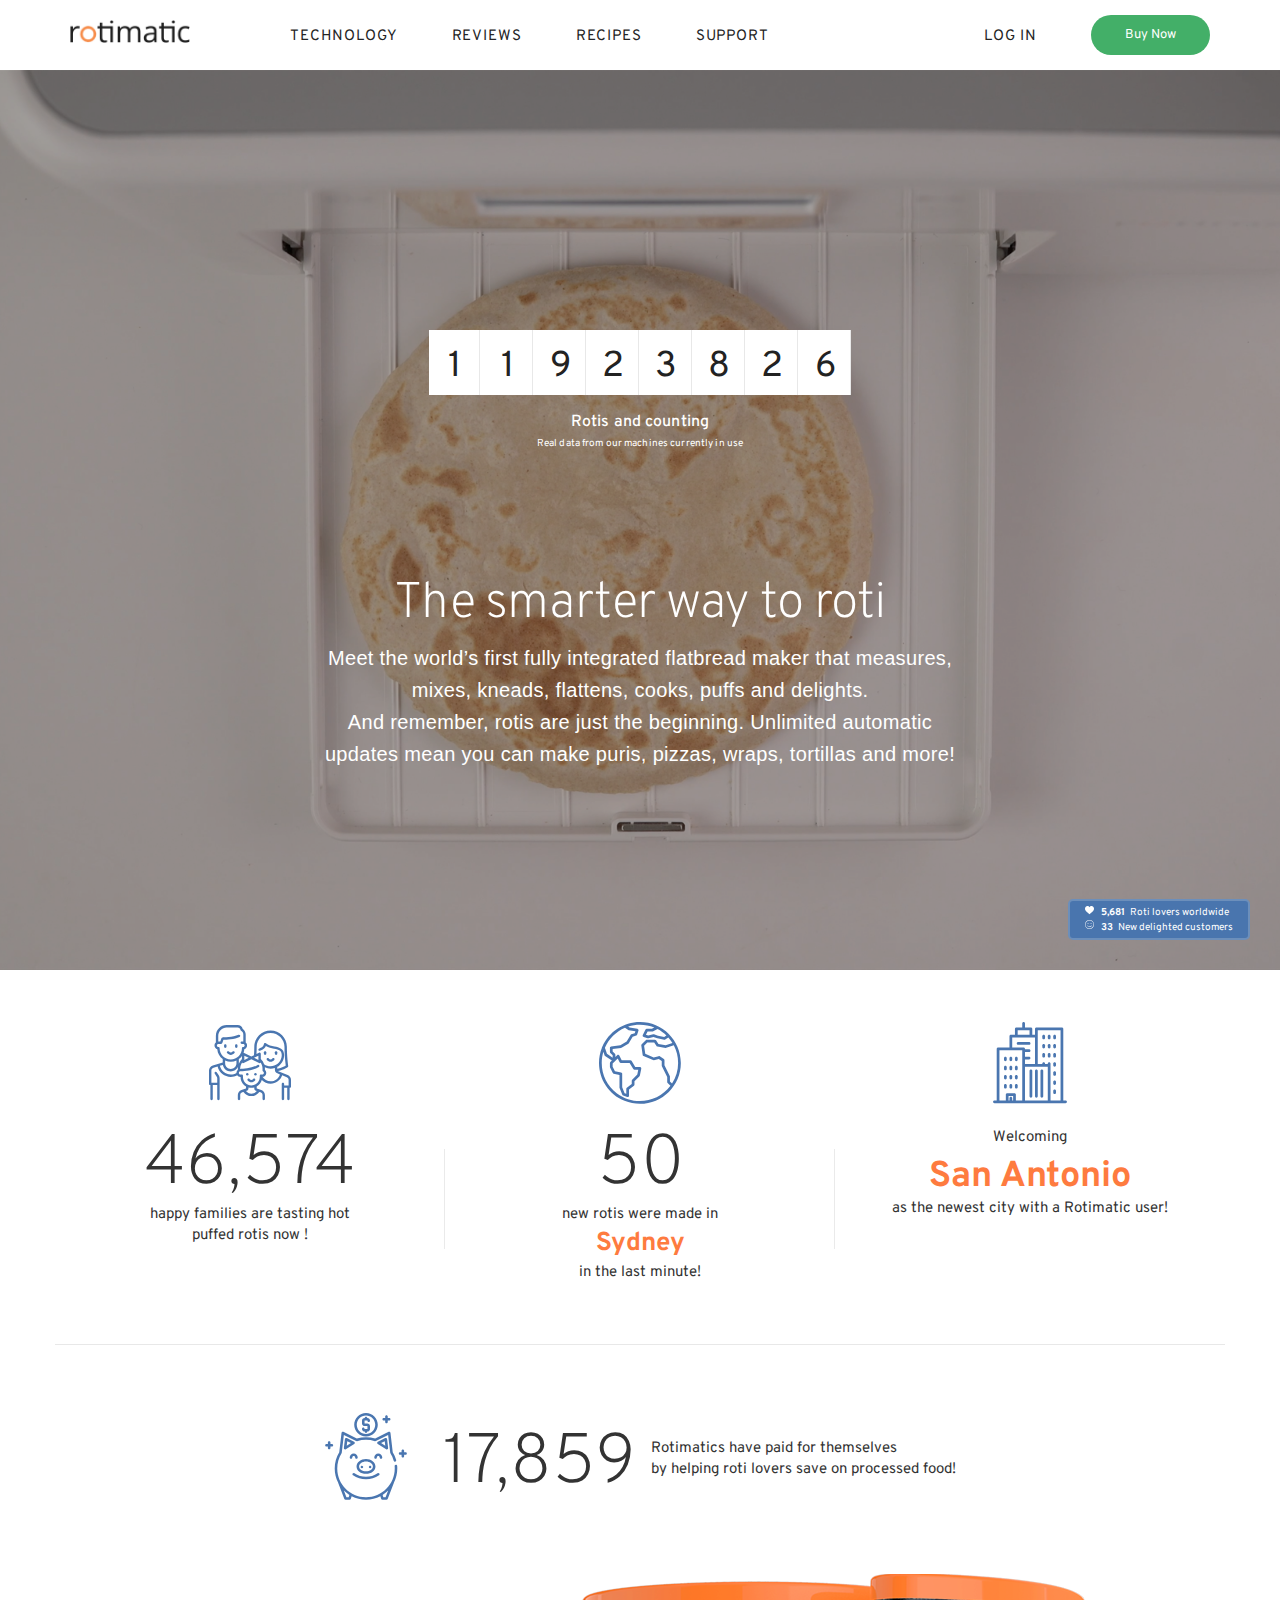
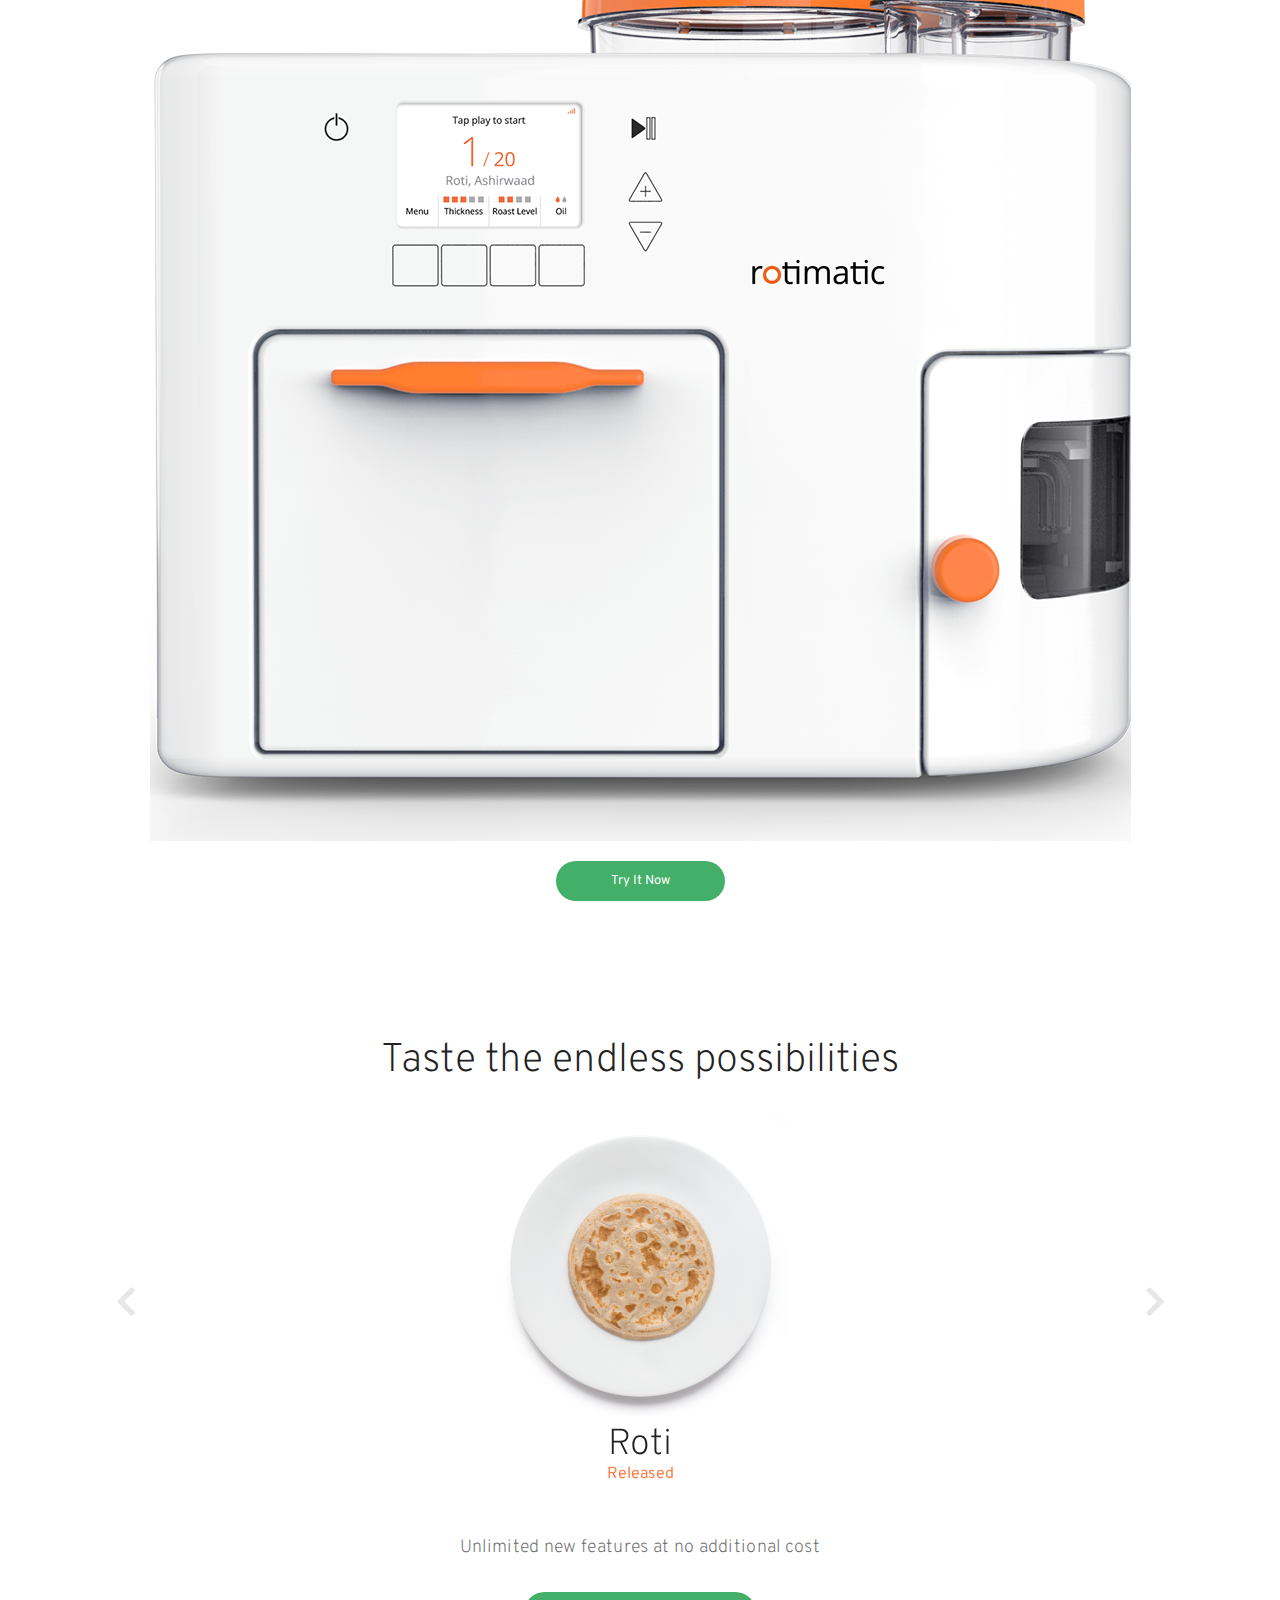
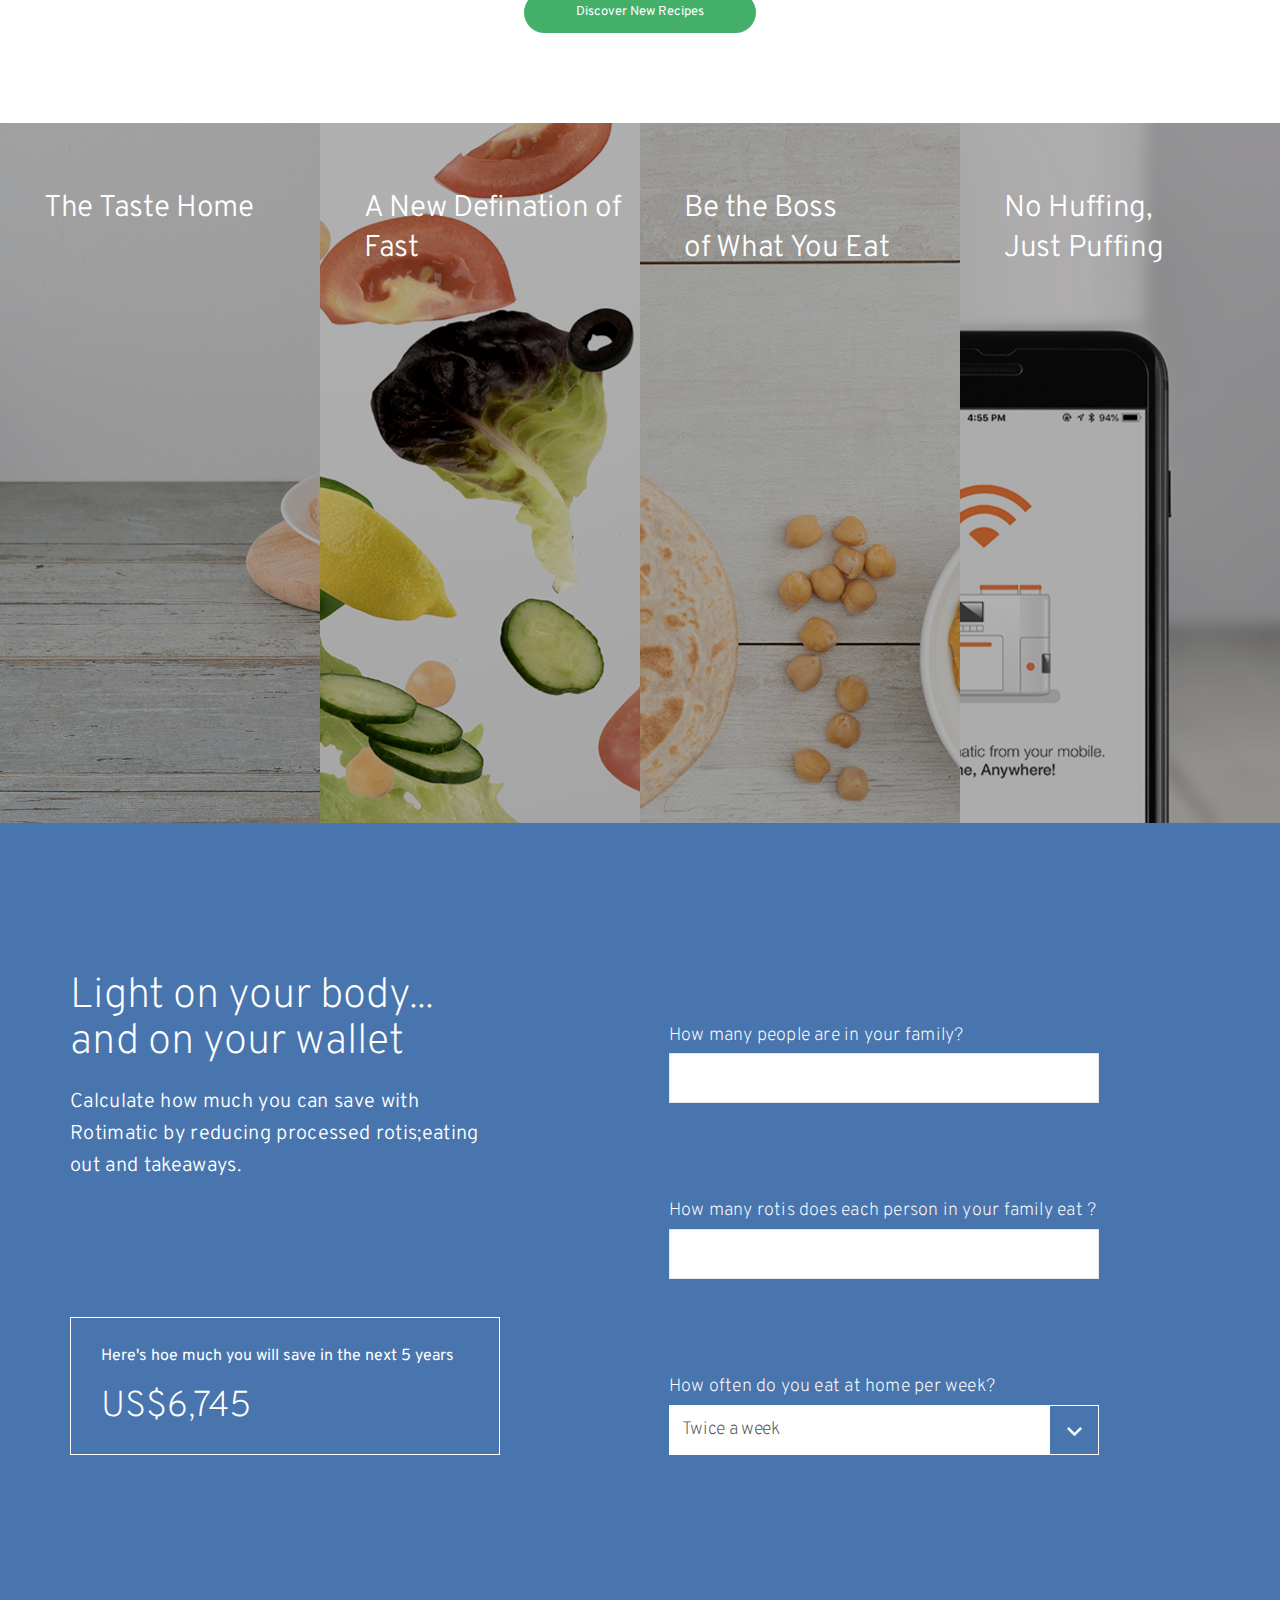
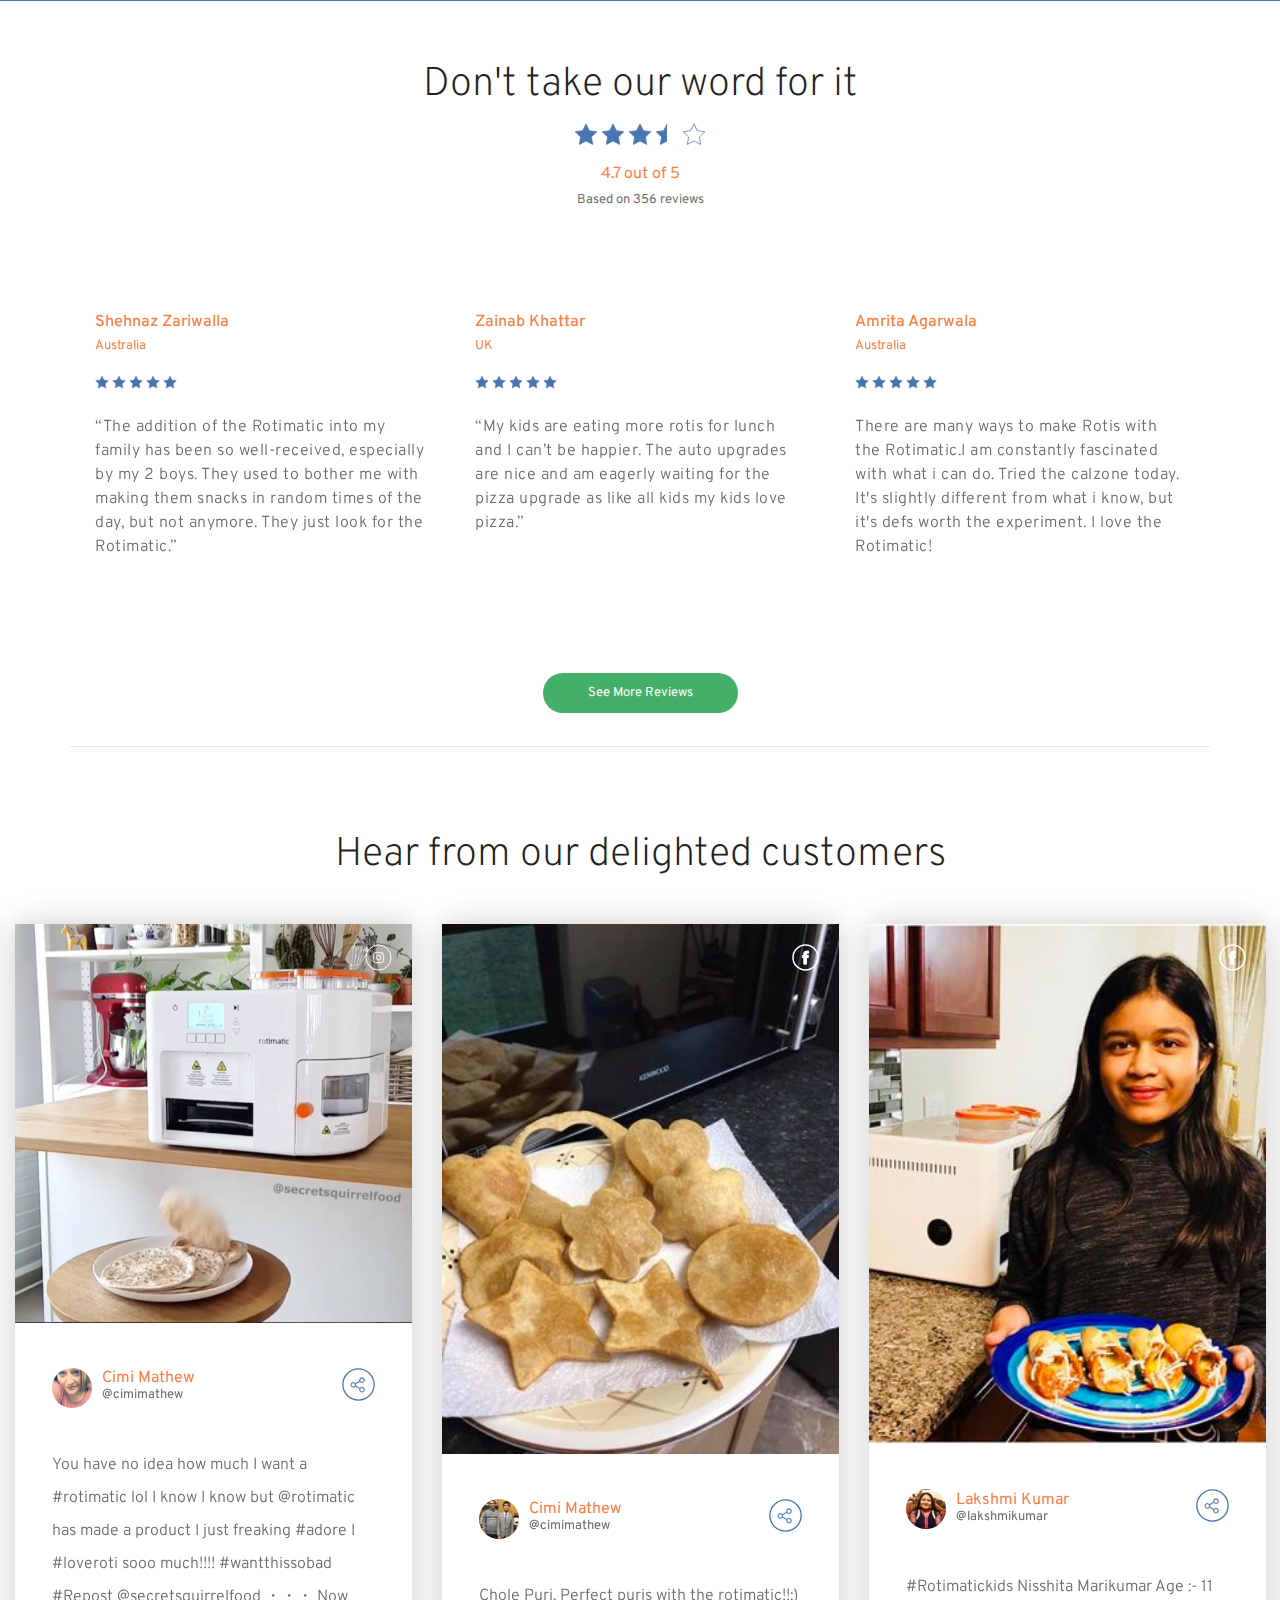
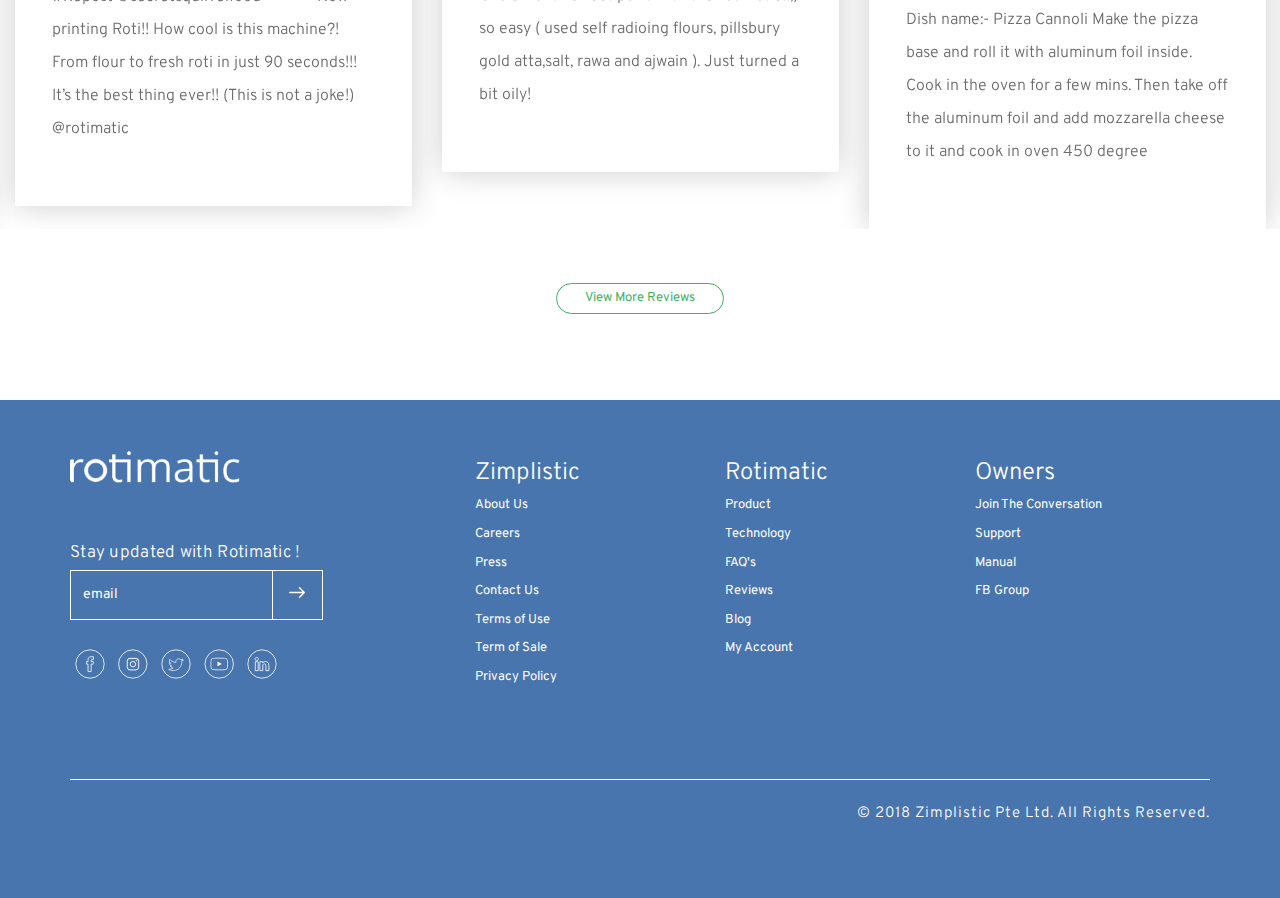
<file: index.html>
<!DOCTYPE html>
<html lang="en">
  <head>
    <meta charset="utf-8">
    <meta http-equiv="X-UA-Compatible" content="IE=edge">
    <meta name="viewport" content="width=device-width, initial-scale=1">
    <!-- The above 3 meta tags *must* come first in the head; any other head content must come *after* these tags -->
    <title>Rotimatic | Home Page</title>
    <!-- Bootstrap -->
    <link href="css/bootstrap.min.css" rel="stylesheet">
    <link href="css/style.css" rel="stylesheet">
    <!-- HTML5 shim and Respond.js for IE8 support of HTML5 elements and media queries -->
    <!-- WARNING: Respond.js doesn't work if you view the page via file:// -->
    <!--[if lt IE 9]>
      <script src="https://oss.maxcdn.com/html5shiv/3.7.3/html5shiv.min.js"></script>
      <script src="https://oss.maxcdn.com/respond/1.4.2/respond.min.js"></script>
    <![endif]-->
  </head>
  <body>
    <div class="wrapper">
    	<!-- header -->
    	<header>
            <nav class="navbar navbar-default">
                <div class="container">
                <!-- Brand and toggle get grouped for better mobile display -->
                    <div class="navbar-header">
                        <button type="button" class="navbar-toggle collapsed" data-toggle="collapse" data-target="#bs-example-navbar-collapse-1" aria-expanded="false">
                            <svg width="27px" height="17px" viewBox="0 0 27 17" version="1.1" xmlns="http://www.w3.org/2000/svg" xmlns:xlink="http://www.w3.org/1999/xlink" class="open-menu">
                                <!-- Generator: Sketch 50 (54983) - http://www.bohemiancoding.com/sketch -->
                                <desc>Created with Sketch.</desc>
                                <defs></defs>
                                <g id="Symbols" stroke="none" stroke-width="1" fill="none" fill-rule="evenodd">
                                    <g id="Icons/Mobile/Burger-Menu" fill="#6C6C6C">
                                        <path d="M1,2 L25.5,2 C26.052,2 26.5,1.552 26.5,1 C26.5,0.448 26.052,0 25.5,0 L1,0 C0.448,0 0,0.448 0,1 C0,1.552 0.448,2 1,2" id="Fill-1"></path>
                                        <path d="M1,9.5 L25.5,9.5 C26.052,9.5 26.5,9.052 26.5,8.5 C26.5,7.948 26.052,7.5 25.5,7.5 L1,7.5 C0.448,7.5 0,7.948 0,8.5 C0,9.052 0.448,9.5 1,9.5" id="Fill-3"></path>
                                        <path d="M1,17 L25.5,17 C26.052,17 26.5,16.552 26.5,16 C26.5,15.448 26.052,15 25.5,15 L1,15 C0.448,15 0,15.448 0,16 C0,16.552 0.448,17 1,17" id="Fill-5"></path>
                                    </g>
                                </g>
                            </svg>
                            <svg width="27px" height="17px" viewBox="0 0 27 28" version="1.1" xmlns="http://www.w3.org/2000/svg" xmlns:xlink="http://www.w3.org/1999/xlink" class="close-menu">
                                <!-- Generator: Sketch 50 (54983) - http://www.bohemiancoding.com/sketch -->
                                <desc>Created with Sketch.</desc>
                                <defs></defs>
                                <g id="Symbols" stroke="none" stroke-width="1" fill="none" fill-rule="evenodd">
                                    <g id="Icons/Mobile/Close" fill="#6C6C6C" fill-rule="nonzero">
                                        <g id="cancel">
                                            <path d="M12.2094844,13.8315938 L0.258609375,25.7824687 C-0.07340625,26.1144844 -0.07340625,26.652375 0.258609375,26.9843906 C0.42440625,27.1506094 0.64209375,27.2332969 0.859359375,27.2332969 C1.07704687,27.2332969 1.2943125,27.1506094 1.46010938,26.9843906 L13.5008438,14.9436562 L25.5415781,26.9843906 C25.7077969,27.1506094 25.9250625,27.2332969 26.1423281,27.2332969 C26.3595938,27.2332969 26.5772812,27.1506094 26.7430781,26.9843906 C27.0750938,26.652375 27.0750938,26.1144844 26.7430781,25.7824687 L14.792625,13.8315938 L26.7510937,1.87228125 C27.0831094,1.54026562 27.0831094,1.002375 26.7510937,0.670359375 C26.4190781,0.338765625 25.8811875,0.338765625 25.5495937,0.670359375 L13.5012656,12.7195312 L1.45167187,0.67078125 C1.11965625,0.3391875 0.5821875,0.3391875 0.250171875,0.67078125 C-0.08184375,1.00279687 -0.08184375,1.5406875 0.250171875,1.87270313 L12.2094844,13.8315938 Z" id="Shape"></path>
                                        </g>
                                    </g>
                                </g>
                            </svg>
                        </button>
                        <a class="navbar-brand logo" href="index.html">
                            <svg width="120px" height="23px" viewBox="0 0 120 23" version="1.1" xmlns="http://www.w3.org/2000/svg" xmlns:xlink="http://www.w3.org/1999/xlink">
                                <!-- Generator: Sketch 50 (54983) - http://www.bohemiancoding.com/sketch -->
                                <desc>Created with Sketch.</desc>
                                <defs></defs>
                                <g id="Symbols" stroke="none" stroke-width="1" fill="none" fill-rule="evenodd">
                                    <g id="Components/Desktop/Navigation-Bar/White-Background/Green-Buy-Now" transform="translate(-208.000000, -18.000000)">
                                        <g id="Components/Navigation-Bar/Transparent-Background/Light">
                                            <g id="Nav-Bar">
                                                <g id="Logo/Colored" transform="translate(208.000000, 18.000000)">
                                                    <image id="rotimatic-logo-2x" x="0" y="0" width="120" height="23" xlink:href="[data-uri]"></image>
                                                </g>
                                            </g>
                                        </g>
                                    </g>
                                </g>
                            </svg>
                        </a> 
                        <button type="button" class="hidden-lg hidden-md hidden-sm primary-btn pull-right" href="buy-now.html">
                            <a href="buy-now.html">Buy Now</a>
                        </button>
                    </div>
                <!-- Collect the nav links, forms, and other content for toggling -->
                    <div class="collapse navbar-collapse" id="bs-example-navbar-collapse-1">
                        <ul class="nav navbar-nav first-nav">
                            <li><a href="technology.html">TECHNOLOGY</a></li>
                            <li><a href="reviews.html">REVIEWS</a></li>
                            <li><a href="recipes.html">RECIPES</a></li>
                            <li><a href="contact-us.html">SUPPORT</a></li>
                        </ul>
                     
                      <ul class="nav navbar-nav navbar-right">
                        <li><a href="javascript:void(0)">LOG IN</a></li>
                        <li>
                            <button type="button" class="primary-btn" href="buy-now.html">
                                <a href="buy-now.html">Buy Now</a>
                            </button>
                        </li>
                      </ul>
                    </div><!-- /.navbar-collapse -->
                </div><!-- /.container-->
            </nav>
    	</header>
    	<!-- /header -->
    	<!-- banner-start -->
    	<section class="banner home-banner">
            <div class="banner-overlay"></div>
    		<div class="container">
    			<div class="roti-counting">
                    <div class="roti-img hidden-lg hidden-md hidden-sm">
                        <img src="images/6f478e34eec9d0068848098a44410a11f3011fbc.png" alt="rotimatic">
                    </div>
                    <div class="roti-counter-box">
                        <ul class="list-unstyled list-inline">
                            <li>1</li>
                            <li>1</li>
                            <li>9</li>
                            <li>2</li>
                            <li>3</li>
                            <li>8</li>
                            <li>2</li>
                            <li>6</li>
                        </ul>
                    </div>
    				<h6>Rotis and counting</h6>
    				<span>Real data from our machines currently in use</span>
    			</div>
    			<div class="banner-caption">
    				<h1>The smarter way to roti</h1>
    				<p>Meet the world’s first fully integrated flatbread maker that measures, mixes, kneads, flattens, cooks, puffs and delights.</p>
                    <p class="hidden-xs"> And remember, rotis are just the beginning. Unlimited automatic updates mean you can make puris, pizzas, wraps, tortillas and more!</p>
    			</div>
    		</div>
    		<div class="roti-lovers">
    			<span>
    				<svg width="9px" height="9px" viewBox="0 0 9 9" version="1.1" xmlns="http://www.w3.org/2000/svg" xmlns:xlink="http://www.w3.org/1999/xlink">
                        <!-- Generator: Sketch 50 (54983) - http://www.bohemiancoding.com/sketch -->
                        <desc>Created with Sketch.</desc>
                        <defs></defs>
                        <g id="Symbols" stroke="none" stroke-width="1" fill="none" fill-rule="evenodd">
                            <g id="Assets/Popup/New-Customers" transform="translate(-5.000000, -3.000000)" fill="#FFFFFF">
                                <g id="Group-10" transform="translate(-10.000000, -8.000000)">
                                    <g id="Group-6" transform="translate(15.000000, 9.000000)">
                                        <g id="Page-1" transform="translate(0.000000, 2.000000)">
                                            <path d="M8.98512378,2.49523483 C8.85375008,1.04925871 7.83028147,0.000173087876 6.54943118,0.000173087876 C5.69610795,0.000173087876 4.91461619,0.459375224 4.47514607,1.19534487 C4.03948389,0.449855391 3.29018647,0 2.45053718,0 C1.16985999,0 0.146218284,1.04908562 0.015017674,2.49506174 C0.00463240141,2.55893116 -0.0379472162,2.89506782 0.0915225154,3.44323712 C0.278111246,4.23390254 0.709100058,4.95308267 1.33758214,5.52254178 L4.47306902,8.36793338 L7.66221314,5.52271487 C8.29086831,4.95308267 8.72185712,4.23407563 8.90844585,3.44323712 C9.03791558,2.89524091 8.99533596,2.55910425 8.98512378,2.49523483" id="Fill-1"></path>
                                        </g>
                                    </g>
                                </g>
                            </g>
                        </g>
                    </svg>
    				<strong>5,681</strong>Roti lovers worldwide
    			</span>
    			<span>
    				<svg width="9px" height="10px" viewBox="0 0 9 10" version="1.1" xmlns="http://www.w3.org/2000/svg" xmlns:xlink="http://www.w3.org/1999/xlink">
                        <!-- Generator: Sketch 50 (54983) - http://www.bohemiancoding.com/sketch -->
                        <desc>Created with Sketch.</desc>
                        <defs>
                            <polygon id="path-1" points="0 0.000124662162 8.99987838 0.000124662162 8.99987838 9 0 9"></polygon>
                        </defs>
                        <g id="Symbols" stroke="none" stroke-width="1" fill="none" fill-rule="evenodd">
                            <g id="Assets/Popup/New-Customers" transform="translate(-15.000000, -25.000000)">
                                <g id="Group-10">
                                    <g id="Group-3" transform="translate(15.000000, 25.030284)">
                                        <g id="Group" fill="#FFFFFF">
                                            <path d="M1.67156757,7.34473277 C1.38162162,7.05642872 1.13548986,6.72415845 0.943844595,6.35898953 C0.651952703,5.80290507 0.486486486,5.17047264 0.486486486,4.50006385 C0.486486486,2.28703682 2.28691216,0.486611149 4.49993919,0.486611149 C5.549625,0.486611149 6.50630068,0.891854392 7.22222635,1.55390169 C7.59341554,1.89711791 7.89993243,2.30929358 8.12094932,2.76999628 C8.37240203,3.29415507 8.51339189,3.88094899 8.51339189,4.50006385 C8.51339189,6.71309088 6.71296622,8.51351655 4.49993919,8.51351655 C3.39756081,8.51351655 2.39761824,8.06667872 1.67156757,7.34473277 Z M0,4.50006385 C0,6.98129696 2.01867568,9.00000304 4.49993919,9.00000304 C6.9811723,9.00000304 8.99987838,6.98129696 8.99987838,4.50006385 C8.99987838,2.01880034 6.98123311,0.000124662162 4.49993919,0.000124662162 C2.01867568,0.000124662162 0,2.01880034 0,4.50006385 Z" id="Fill-1"></path>
                                            <path d="M3.03038514,3.01019595 C3.2990473,3.01019595 3.51687162,3.22802027 3.51687162,3.49668243 C3.51687162,3.76534459 3.2990473,3.98316892 3.03038514,3.98316892 C2.76172297,3.98316892 2.54389865,3.76534459 2.54389865,3.49668243 C2.54389865,3.22802027 2.76172297,3.01019595 3.03038514,3.01019595" id="Fill-4"></path>
                                            <path d="M6.04052027,3.01019595 C6.30921284,3.01019595 6.52700676,3.22802027 6.52700676,3.49668243 C6.52700676,3.76534459 6.30921284,3.98316892 6.04052027,3.98316892 C5.7718277,3.98316892 5.55403378,3.76534459 5.55403378,3.49668243 C5.55403378,3.22802027 5.7718277,3.01019595 6.04052027,3.01019595" id="Fill-6"></path>
                                            <path d="M4.49132838,6.99321588 C5.4324973,6.99321588 6.33447365,6.51189831 6.85090946,5.71275304 L6.44229122,5.4487125 C5.96805811,6.18254696 5.1006223,6.59207736 4.23203108,6.49186115 C3.55514595,6.41381047 2.92918986,6.02383074 2.55754459,5.4487125 L2.14895676,5.71275304 C2.5986527,6.40870236 3.35653784,6.88059426 4.17626757,6.97515507 C4.28150068,6.98728682 4.38658176,6.99321588 4.49132838,6.99321588" id="Fill-8"></path>
                                        </g>
                                        <mask id="mask-2" fill="white">
                                            <use xlink:href="#path-1"></use>
                                        </mask>
                                        <g id="Clip-2"></g>
                                    </g>
                                </g>
                            </g>
                        </g>
                    </svg>
    				<strong>33</strong>New delighted customers
    			</span>
    		</div>
    	</section>
    	<!-- banner-end -->
    	<!-- creative-boxes-start -->
    	<section class="creative-main-box">
    		<div class="container">
    			<div class="row">
    				<div class="col-sm-4">
    					<div class="creative-box">
    						<div class="icons">
    							<svg width="82px" height="82px" viewBox="0 0 82 76" version="1.1" xmlns="http://www.w3.org/2000/svg" xmlns:xlink="http://www.w3.org/1999/xlink">
                                    <!-- Generator: Sketch 50 (54983) - http://www.bohemiancoding.com/sketch -->
                                    <desc>Created with Sketch.</desc>
                                    <defs></defs>
                                    <g id="Symbols" stroke="none" stroke-width="1" fill="none" fill-rule="evenodd">
                                        <g id="Icons/Stats/Happy-Family" transform="translate(0.000000, -3.000000)" fill="#4A76B0" fill-rule="nonzero">
                                            <g id="004-family" transform="translate(0.000000, 3.000000)">
                                                <path d="M25.2881914,26.4107266 C24.7729687,25.9928789 24.0167109,26.0716758 23.5987031,26.5870586 C23.1134297,27.1854023 22.470082,27.5148438 21.7868555,27.5148438 C21.1036289,27.5148438 20.4602812,27.1852422 19.9750078,26.5870586 C19.5571602,26.0718359 18.800582,25.9930391 18.2855195,26.4107266 C17.7702969,26.8285742 17.6913398,27.5849922 18.1091875,28.1002148 C19.0456211,29.2549414 20.3861289,29.9171875 21.7868555,29.9171875 C23.187582,29.9171875 24.5279297,29.2549414 25.4645234,28.1002148 C25.8823711,27.5849922 25.8034141,26.8285742 25.2881914,26.4107266 Z" id="Shape"></path>
                                                <path d="M16.2973398,19.2805703 C15.6339727,19.2805703 15.096168,19.818375 15.096168,20.4817422 L15.096168,21.8541211 C15.096168,22.5174883 15.6339727,23.055293 16.2973398,23.055293 C16.960707,23.055293 17.4985117,22.5174883 17.4985117,21.8541211 L17.4985117,20.4817422 C17.4985117,19.818375 16.960707,19.2805703 16.2973398,19.2805703 Z" id="Shape"></path>
                                                <path d="M27.2763711,19.2805703 C26.6130039,19.2805703 26.0751992,19.818375 26.0751992,20.4817422 L26.0751992,21.8541211 C26.0751992,22.5174883 26.6128437,23.055293 27.2763711,23.055293 C27.9397383,23.055293 28.477543,22.5174883 28.477543,21.8541211 L28.477543,20.4817422 C28.477543,19.818375 27.9397383,19.2805703 27.2763711,19.2805703 Z" id="Shape"></path>
                                                <path d="M65.0870195,33.2724609 C64.5717969,32.8546133 63.8153789,32.9334102 63.3975312,33.448793 C62.9122578,34.0469766 62.26875,34.3765781 61.5856836,34.3765781 C60.902457,34.3765781 60.2591094,34.0469766 59.7738359,33.448793 C59.3561484,32.9335703 58.5995703,32.8546133 58.0843477,33.2724609 C57.569125,33.6903086 57.4903281,34.4467266 57.9081758,34.9619492 C58.8444492,36.1168359 60.184957,36.7789219 61.5856836,36.7789219 C62.9864102,36.7789219 64.3267578,36.1166758 65.2631914,34.9619492 C65.6810391,34.4467266 65.6022422,33.6903086 65.0870195,33.2724609 Z" id="Shape"></path>
                                                <path d="M56.096168,26.1424648 C55.4328008,26.1424648 54.8949961,26.6802695 54.8949961,27.3436367 L54.8949961,28.7160156 C54.8949961,29.3793828 55.4328008,29.9171875 56.096168,29.9171875 C56.7595352,29.9171875 57.2973398,29.3793828 57.2973398,28.7160156 L57.2973398,27.3436367 C57.2973398,26.6802695 56.7595352,26.1424648 56.096168,26.1424648 Z" id="Shape"></path>
                                                <path d="M67.0751992,26.1424648 C66.411832,26.1424648 65.8740273,26.6802695 65.8740273,27.3436367 L65.8740273,28.7160156 C65.8740273,29.3793828 66.4116719,29.9171875 67.0751992,29.9171875 C67.7385664,29.9171875 68.2763711,29.3793828 68.2763711,28.7160156 L68.2763711,27.3436367 C68.2763711,26.6802695 67.7385664,26.1424648 67.0751992,26.1424648 Z" id="Shape"></path>
                                                <path d="M78.6568984,49.8958789 L69.2465977,46.1317266 C69.195668,46.1113867 69.148582,46.0854414 69.1008555,46.060457 C75.6004766,44.5815742 78.6786797,42.1084414 78.815293,41.9964922 C79.14025,41.7301523 79.3024883,41.3134258 79.2430703,40.8975 C79.229457,40.8023672 77.8827031,31.2665039 77.8827031,21.8542813 C77.8827031,12.8679141 70.5717305,5.55694141 61.5853633,5.55694141 C52.5989961,5.55694141 45.2881836,12.8677539 45.2881836,21.8542813 C45.2881836,24.3165234 45.1763945,27.3281016 44.994457,30.179043 L42.3722187,31.4902422 L34.6751094,27.6418477 C34.6530078,27.6307969 34.6297852,27.6227891 34.6072031,27.6131797 C34.9733203,26.5460586 35.2127539,25.4208008 35.3006797,24.2531016 C36.9107305,23.7556563 38.083875,22.2532305 38.083875,20.4819023 C38.083875,19.2888984 37.550875,18.2187344 36.7114961,17.4945078 L36.7114961,9.50271094 C36.7114961,7.29495703 35.5960078,5.22926172 33.7667031,3.98805078 C33.1468984,1.68500391 31.0776797,0.067265625 28.6484297,0.067265625 L17.6693984,0.067265625 C11.7099844,0.067265625 6.86157422,4.91567578 6.86157422,10.8750898 L6.86157422,17.4943477 C6.02219531,18.2184141 5.48919531,19.2887383 5.48919531,20.4817422 C5.48919531,22.2530703 6.66233984,23.7554961 8.27239062,24.2529414 C8.57572656,28.2855156 10.6539141,31.8286523 13.7234687,34.108957 L13.7234687,37.4289961 L3.7899375,40.4090234 C1.52308594,41.089207 0,43.1361641 0,45.5029531 L0,58.9081914 C0,59.5715586 0.537804688,60.1093633 1.20117188,60.1093633 L1.37237891,60.1093633 L1.37237891,74.0043594 C1.37237891,74.6677266 1.91018359,75.2055313 2.57355078,75.2055313 C3.23691797,75.2055313 3.77472266,74.6677266 3.77472266,74.0043594 L3.77472266,60.1093633 L8.23427344,60.1093633 L8.23427344,74.0043594 C8.23427344,74.6677266 8.77207813,75.2055313 9.43544531,75.2055313 C10.0988125,75.2055313 10.6366172,74.6677266 10.6366172,74.0043594 L10.6366172,53.2929531 C10.6366172,52.2394453 10.3276758,51.21925 9.74342578,50.342875 L7.69022266,47.2630703 C7.32218359,46.7110117 6.57633594,46.5620664 6.02459766,46.9297852 C5.47253906,47.2976641 5.32343359,48.0435117 5.69147266,48.5955703 L7.74467578,51.6755352 C8.06498828,52.1560039 8.23443359,52.7152695 8.23443359,53.2929531 L8.23443359,57.7070195 L2.57355078,57.7070195 L2.40234375,57.7070195 L2.40234375,45.5029531 C2.40234375,44.205207 3.23739844,43.0829922 4.48053125,42.7099883 L8.60407422,41.4729414 C10.0400352,47.4855273 15.4935156,51.8750898 21.7868555,51.8750898 C24.0477812,51.8750898 26.2435234,51.3175859 28.2097617,50.2567109 C28.9283828,51.2370273 30.0874336,51.8750898 31.3933477,51.8750898 L31.5645547,51.8750898 L31.5645547,52.0462969 C31.5645547,56.0731055 33.7798359,59.5901367 37.0540703,61.4493906 L37.0540703,63.408582 C37.0540703,63.4822539 37.0069844,63.5475977 36.9369961,63.5709805 L32.4563047,65.0645977 C30.2812227,65.789625 28.8197969,67.8172031 28.8197969,70.11 L28.8197969,74.0043594 C28.8197969,74.6677266 29.3576016,75.2055312 30.0209688,75.2055312 C30.6843359,75.2055312 31.2221406,74.6677266 31.2221406,74.0043594 L31.2221406,70.11 C31.2221406,68.8529336 32.0234023,67.7411289 33.2159258,67.3437812 L34.5335313,66.9044727 C36.2766719,69.5041289 39.208332,71.0885547 42.3722188,71.0885547 C45.5394688,71.0885547 48.4684063,69.5050898 50.2112266,66.9046328 L51.5285117,67.3437812 C52.7210352,67.7412891 53.5222969,68.8529336 53.5222969,70.11 L53.5222969,74.0043594 C53.5222969,74.6677266 54.0601016,75.2055312 54.7234688,75.2055312 C55.3868359,75.2055312 55.9246406,74.6677266 55.9246406,74.0043594 L55.9246406,70.11 C55.9246406,67.8172031 54.4632148,65.789625 52.2881328,65.0647578 L47.8074414,63.5711406 C47.7374531,63.5477578 47.6903672,63.4825742 47.6903672,63.4087422 L47.6903672,61.4495508 C50.1418789,60.0574727 51.9974492,57.7358477 52.7758086,54.9662656 C55.0457031,57.3413828 58.2159961,58.7373047 61.5852031,58.7373047 C66.9043125,58.7373047 71.5714258,55.2989102 73.1790742,50.2925859 L77.7641875,52.1265352 C78.8777539,52.5719297 79.5971758,53.6347266 79.5971758,54.8338164 L79.5971758,60.4519375 L79.4259688,60.4519375 L75.137625,60.4519375 L75.137625,58.9083516 C75.137625,58.2449844 74.5998203,57.7071797 73.9364531,57.7071797 C73.2730859,57.7071797 72.7352813,58.2449844 72.7352813,58.9083516 L72.7352813,74.0045195 C72.7352813,74.6678867 73.2730859,75.2056914 73.9364531,75.2056914 C74.5998203,75.2056914 75.137625,74.6678867 75.137625,74.0045195 L75.137625,62.8542812 L78.2247969,62.8542812 L78.2247969,74.0045195 C78.2247969,74.6678867 78.7626016,75.2056914 79.4259688,75.2056914 C80.0893359,75.2056914 80.6271406,74.6678867 80.6271406,74.0045195 L80.6271406,62.8542812 L80.7983477,62.8542812 C81.1168984,62.8542812 81.4223164,62.7277578 81.6476563,62.5025781 C81.8729961,62.2772383 81.9995195,61.9718203 81.9995195,61.6531094 L81.9995195,54.8338164 C82,52.6464023 80.6878398,50.7081914 78.6568984,49.8958789 Z M47.6906875,21.8541211 C47.6906875,14.1924063 53.9239687,7.959125 61.5856836,7.959125 C69.2473984,7.959125 75.4805195,14.1924063 75.4805195,21.8541211 C75.4805195,29.9200703 76.4518672,38.0737852 76.7675352,40.5089609 C75.691125,41.213168 72.9351562,42.7641211 68.2763711,43.7833555 L68.2763711,41.8718906 C68.9144336,41.5102578 69.5252695,41.0975352 70.0995898,40.6334023 C72.4631758,38.7228984 74.1334453,36.047168 74.8022578,33.099332 C75.0251953,32.1170937 75.1382656,31.1041055 75.1382656,30.0885547 C75.1382656,23.2993711 70.2283555,22.3246602 65.480043,21.3819805 C62.4586953,20.7821953 59.3345273,20.1619102 56.8466602,18.1716484 C56.4861484,17.883207 55.9922266,17.8269922 55.5759805,18.0270273 C55.1597344,18.2270625 54.8951562,18.647793 54.8951562,19.1096836 C54.8951562,19.1415547 54.8427852,22.3020781 50.3154883,23.4339023 C49.6718203,23.5948594 49.2805586,24.2470156 49.4415156,24.8906836 C49.6023125,25.5343516 50.2546289,25.925293 50.8981367,25.7646562 C54.6874336,24.817332 56.2332617,22.6915781 56.8636367,21.0945 C59.468418,22.6380859 62.3863047,23.2172109 65.0122266,23.7385195 C70.087418,24.7460625 72.7359219,25.4861445 72.7359219,30.0887148 C72.7359219,30.9256914 72.6428711,31.7597852 72.4594922,32.5679336 C71.9093555,34.9917383 70.5350547,37.1926055 68.5893164,38.7653398 C66.5873633,40.3835586 64.1654805,41.238793 61.5856836,41.238793 C59.2339492,41.238793 56.9957656,40.5174492 55.0963125,39.1543594 C54.4004336,37.2550664 53.2827031,35.5173711 51.8078242,34.0855742 L51.8078242,28.7163359 C51.8078242,28.2999297 51.5922539,27.9133125 51.2381484,27.6945391 C50.884043,27.4757656 50.4420117,27.4557461 50.0694883,27.6420078 L47.4760781,28.9386328 C47.6182969,26.4371523 47.6906875,24.058832 47.6906875,21.8541211 Z M49.4054805,30.6595117 L49.4054805,35.0066328 L45.0581992,32.8331523 L49.4054805,30.6595117 Z M35.3392773,30.6595117 L39.6863984,32.8331523 L35.3392773,35.0066328 L35.3392773,30.6595117 Z M28.8197969,43.8120234 L28.8197969,44.9528164 C27.9597578,45.6954609 27.447418,46.7822812 27.447418,47.929 C25.7366289,48.9397461 23.7931328,49.4727461 21.7866953,49.4727461 C16.5617578,49.4727461 12.0413477,45.7958789 10.9104844,40.7810664 L13.8780195,39.8907578 C14.6100938,43.5884453 17.8774414,46.3855742 21.7868555,46.3855742 C24.8911641,46.3855742 27.5894766,44.6211328 28.9363906,42.043418 C28.8593555,42.626707 28.8197969,43.2173633 28.8197969,43.8120234 Z M16.1261328,38.3205859 L16.1261328,35.5381914 C17.8497344,36.334168 19.767125,36.7789219 21.7868555,36.7789219 C23.8064258,36.7789219 25.7239766,36.3340078 27.4475781,35.5383516 L27.4475781,38.3223477 C27.4475781,41.4436328 24.9083008,43.9830703 21.7868555,43.9830703 C18.6706953,43.9830703 16.1349414,41.4519609 16.1264531,38.3377227 C16.1264531,38.331957 16.1261328,38.3261914 16.1261328,38.3205859 Z M21.7868555,34.3765781 C15.638457,34.3765781 10.6366172,29.3747383 10.6366172,23.2265 C10.6366172,22.5631328 10.0988125,22.0253281 9.43544531,22.0253281 C8.584375,22.0253281 7.89185938,21.3328125 7.89185938,20.4817422 C7.89185938,19.6306719 8.58421484,18.9381563 9.43544531,18.9381563 L12.1802031,18.9381563 C12.6971875,18.9381563 13.1561953,18.6074336 13.3197148,18.116875 L14.4222305,14.8093281 C17.1825234,14.7470273 25.7395117,14.3589688 30.5581328,11.9495781 C31.1515117,11.6528086 31.3920664,10.9314648 31.0952969,10.3380859 C30.7986875,9.74470703 30.0773438,9.50415234 29.4838047,9.80092188 C24.3138008,12.3858438 13.6592461,12.4188359 13.5522617,12.4188359 C13.0352773,12.4189961 12.5762695,12.7497188 12.4129102,13.2402773 L11.3143984,16.5359727 L9.43544531,16.5359727 C9.37810938,16.5359727 9.32109375,16.5378945 9.26423828,16.5402969 L9.26423828,10.8750898 C9.26423828,6.24032813 13.034957,2.46960938 17.6697188,2.46960938 L28.64875,2.46960938 C30.0831094,2.46960938 31.288125,3.50341797 31.5144258,4.92752734 C31.5719219,5.28948047 31.7914961,5.60530859 32.1106875,5.78532422 C33.4668906,6.55023047 34.3094727,7.9745 34.3094727,9.50255078 L34.3094727,16.5399766 C34.2526172,16.5374141 34.1957617,16.5356523 34.1382656,16.5356523 L32.7658867,16.5356523 C32.1025195,16.5356523 31.5647148,17.073457 31.5647148,17.7368242 C31.5647148,18.4001914 32.1025195,18.9379961 32.7658867,18.9379961 L34.1382656,18.9379961 C34.9893359,18.9379961 35.6818516,19.6303516 35.6818516,20.481582 C35.6818516,21.3328125 34.9894961,22.025168 34.1382656,22.025168 C33.4748984,22.025168 32.9370938,22.5629727 32.9370938,23.2263398 C32.9370937,29.3745781 27.9352539,34.3765781 21.7868555,34.3765781 Z M29.8497617,38.322668 L29.8497617,34.108957 C31.0446875,33.2212109 32.0890664,32.1428789 32.9369336,30.9173633 L32.9369336,34.0854141 C31.5917813,35.3913281 30.5432383,36.9514102 29.8412734,38.6567539 C29.845918,38.5457656 29.8497617,38.4346172 29.8497617,38.322668 Z M47.8143281,66.1054531 C46.491918,67.7209492 44.5053398,68.6860508 42.3723789,68.6860508 C40.2419805,68.6860508 38.2541211,67.7203086 36.9312305,66.105293 L37.6967773,65.8501641 C38.7493242,65.4994219 39.4565742,64.5181445 39.4565742,63.4087422 L39.4565742,62.4513281 C40.3848398,62.7119023 41.3621133,62.8542813 42.3725391,62.8542813 C43.3829648,62.8542813 44.3602383,62.7119023 45.2885039,62.4513281 L45.2885039,63.4087422 C45.2883438,64.5179844 45.9954336,65.4992617 47.0481406,65.8500039 L47.8143281,66.1054531 Z M51.9791914,49.4727461 C51.3158242,49.4727461 50.7780195,50.0105508 50.7780195,50.673918 L50.7780195,51.8682031 C50.7780195,51.8786133 50.7778594,51.8890234 50.7780195,51.8994336 L50.7780195,52.0462969 C50.7778594,56.6810586 47.0071406,60.4517773 42.3723789,60.4517773 C37.7376172,60.4517773 33.9670586,56.6810586 33.9670586,52.0462969 L33.9670586,50.673918 C33.9670586,50.0105508 33.4292539,49.4727461 32.7658867,49.4727461 L31.3935078,49.4727461 C30.5424375,49.4727461 29.8499219,48.7803906 29.8499219,47.9291602 C29.8499219,47.3814258 30.1398047,46.8857422 30.6252383,46.6032266 C30.7336641,46.540125 30.8279961,46.460207 30.9096758,46.3698789 C33.8789727,46.283875 43.5042031,45.7250898 49.8302148,42.1102031 C50.4061367,41.781082 50.606332,41.0474062 50.2772109,40.4713242 C49.9480898,39.8952422 49.2140938,39.695207 48.638332,40.0243281 C43.0966055,43.1909375 34.3885898,43.8249961 31.2223008,43.9516797 L31.2223008,43.8120234 C31.2223008,41.5780039 31.8988008,39.4144531 33.1246367,37.5904336 C33.2205703,37.7424219 33.3488555,37.8743906 33.5067695,37.9719258 C33.6997578,38.091082 33.9186914,38.1513008 34.1382656,38.1513008 C34.3218047,38.1513008 34.5058242,38.1091797 34.6754297,38.024457 L42.3725391,34.1759023 L50.0696484,38.024457 C50.2392539,38.1091797 50.4232734,38.1513008 50.6068125,38.1513008 C50.8265469,38.1513008 51.0454805,38.091082 51.2383086,37.9719258 C51.3960625,37.8743906 51.5243477,37.7422617 51.6202812,37.5904336 C52.8461172,39.4144531 53.5226172,41.5780039 53.5226172,43.8120234 L53.5226172,45.5650937 C53.5226172,45.9927109 53.7498789,46.3881367 54.1196797,46.6032266 C54.6052734,46.8859023 54.8951562,47.3814258 54.8951562,47.9291602 C54.8951562,48.7802305 54.2026406,49.4727461 53.3515703,49.4727461 L51.9791914,49.4727461 Z M61.5856836,56.3346406 C58.2601992,56.3346406 55.1749492,54.6416289 53.378957,51.8744492 C55.5420273,51.8595547 57.2973398,50.0957539 57.2973398,47.9293203 C57.2973398,46.7826016 56.785,45.6956211 55.9249609,44.9529766 L55.9249609,43.8121836 C55.9249609,43.3286719 55.8988555,42.8478828 55.8477656,42.3715781 C57.6288633,43.2066328 59.5734805,43.6408164 61.5856836,43.6408164 C63.0503125,43.6408164 64.4987656,43.3981797 65.8740273,42.9394922 L65.8740273,44.6984883 C65.8740273,46.3213516 66.8476172,47.7595547 68.3543672,48.3622227 L70.9445742,49.3982734 C69.7032031,53.5027578 65.9123047,56.3346406 61.5856836,56.3346406 Z" id="Shape"></path>
                                                <path d="M45.873875,53.8581445 C45.3586523,53.4402969 44.6022344,53.5190937 44.1843867,54.0344766 C43.6989531,54.6328203 43.0556055,54.9622617 42.3725391,54.9622617 C41.6894727,54.9622617 41.0459648,54.6328203 40.5606914,54.0344766 C40.1428438,53.5192539 39.3862656,53.4402969 38.8712031,53.8581445 C38.3559805,54.2759922 38.2770234,55.0324102 38.6948711,55.5476328 C39.6314648,56.7021992 40.9718125,57.3646055 42.3725391,57.3646055 C43.7732656,57.3646055 45.1136133,56.7023594 46.050207,55.547793 C46.4678945,55.0325703 46.3889375,54.2759922 45.873875,53.8581445 Z" id="Shape"></path>
                                                <circle id="Oval" cx="38.2773438" cy="49.3069844" r="1.20117188"></circle>
                                                <circle id="Oval" cx="46.4453125" cy="49.3069844" r="1.20117188"></circle>
                                            </g>
                                        </g>
                                    </g>
                                </svg>
    						</div>
    						<div class="creative-caption">
    							<h2>46,574</h2>
    							<p>happy families are tasting hot</p>
    							<p>puffed rotis now !</p>
    						</div>
    					</div>
    				</div>
    				<div class="col-sm-4">
    					<div class="creative-box">
    						<div class="icons">
    							<svg width="82px" height="82px" viewBox="0 0 82 82" version="1.1" xmlns="http://www.w3.org/2000/svg" xmlns:xlink="http://www.w3.org/1999/xlink">
                                    <!-- Generator: Sketch 50 (54983) - http://www.bohemiancoding.com/sketch -->
                                    <desc>Created with Sketch.</desc>
                                    <defs></defs>
                                    <g id="Symbols" stroke="none" stroke-width="1" fill="none" fill-rule="evenodd">
                                        <g id="Icons/Stats/Country" fill="#4A76B0" fill-rule="nonzero">
                                            <g id="003-worldwide">
                                                <path d="M40.9377755,0.00852390852 C24.5633472,0.00613721414 9.76447817,9.76652391 3.31955094,24.8192349 L2.80948025,24.9883493 L3.00723493,25.5816133 C-5.47848649,46.5105364 4.60853638,70.3558295 25.5374595,78.8415509 C30.42558,80.8235301 35.6509064,81.8409439 40.9256715,81.8380457 C63.5222121,81.8414553 81.8431601,63.5259626 81.8465696,40.929422 C81.8499792,18.3328815 63.5344865,0.0117629938 40.9377755,0.00852390852 Z M73.0308025,61.5518254 L70.9298295,59.4522162 L70.9298295,54.5615385 C70.9322162,54.3504865 70.8855052,54.1418212 70.793447,53.9519085 L65.4745281,43.3290728 L65.4745281,38.1956341 C65.4745281,37.7397755 65.2469397,37.313921 64.8676258,37.0609314 L60.7761497,34.3332807 C60.4554802,34.1191601 60.0591185,34.0507983 59.6850894,34.1450728 L54.674395,35.3970644 L46.2582287,31.7856549 L45.100341,23.6736216 L48.309422,20.4659044 L55.198104,20.4659044 L57.5166071,23.9504782 C57.7259543,24.263817 58.0558295,24.4767443 58.4276424,24.5382869 L66.6105946,25.9021123 C66.8298295,25.9389356 67.0545198,25.9210353 67.2652308,25.8502869 L74.8017297,23.3381206 C81.1228898,35.4684948 80.4467734,50.0581871 73.0308025,61.5518254 Z M67.4057048,13.447659 L65.1881247,14.9260457 L59.0059044,13.6890561 L54.994894,12.3538711 C54.7494054,12.2705073 54.4851642,12.2599376 54.2338794,12.3238669 L49.1631767,13.5908607 L46.9401414,12.8503035 L48.5876424,9.55530146 L53.2000998,9.55530146 C53.4116632,9.55547193 53.6203285,9.5065447 53.8097297,9.41209979 L58.5285655,7.05268191 C61.7782204,8.74893971 64.7677256,10.90242 67.4057048,13.447659 Z M25.9876923,5.78159667 L29.2608732,7.96371726 C29.4218046,8.07077755 29.6035343,8.14237838 29.7941289,8.17374636 L36.4032266,9.27571726 L35.7581372,11.2055301 L32.3144782,12.3552349 C32.0060832,12.4578628 31.7443992,12.66721 31.5766486,12.9457713 L27.6597422,19.4730395 L21.3684158,23.2481081 L12.0944033,24.5723825 C11.4222079,24.6673389 10.9223659,25.2423617 10.9215135,25.9212058 L10.9215135,30.0126819 C10.9215135,30.3744366 11.0653971,30.7211892 11.3211143,30.9769064 L13.6491642,33.3049563 L13.6491642,35.6480083 L7.97565073,31.8647568 L5.91763825,25.6907193 C9.83318087,16.7440249 17.0098004,9.62485655 25.9876923,5.78159667 Z M22.1048815,50.4973389 L15.9403909,49.2630769 L13.6491642,44.6928981 L13.6491642,41.4879085 L18.7307775,36.4062952 L20.6114927,40.1690894 C20.8424906,40.6314262 21.3152266,40.9234553 21.8321164,40.9232848 L30.6069688,40.9232848 L34.3015717,47.0809563 C34.5480832,47.4912973 34.9916674,47.7422412 35.4703701,47.7424116 L39.2618046,47.7424116 L38.3071268,52.5253472 L33.143684,57.68879 C32.8874553,57.9443368 32.7432308,58.2910894 32.7427193,58.6530146 L32.7427193,62.062578 L27.832948,65.7449064 C27.489605,66.002499 27.2874179,66.4067027 27.2874179,66.8359667 L27.2874179,71.762104 L25.5908191,71.2002079 L23.1959418,65.2102869 L23.1959418,51.8338877 C23.1961123,51.1857297 22.7399127,50.6269023 22.1048815,50.4973389 Z M18.0052225,71.4629148 C5.14622453,61.8157256 -0.291858628,45.147052 4.4037921,29.7726486 L5.53713098,33.1713015 C5.63259875,33.4588981 5.82114761,33.7066029 6.07311435,33.8750353 L12.8717838,38.407027 L11.3211143,39.9590603 C11.0653971,40.2147775 10.9215135,40.5615301 10.9215135,40.9232848 L10.9215135,45.0147609 C10.921343,45.2263243 10.9702703,45.4349896 11.0647152,45.6243909 L13.7923659,51.0796923 C13.9812557,51.4564491 14.3336341,51.7247817 14.7470437,51.8066112 L20.4751102,52.9508607 L20.4751102,65.4721414 C20.4749397,65.6453472 20.507842,65.8171892 20.5719418,65.9781206 L23.2995925,72.7972474 C23.4489314,73.1697422 23.7547692,73.4576798 24.1356175,73.5841746 L28.2270936,74.948 C28.363817,74.9943701 28.5070187,75.018237 28.6512432,75.0189189 C29.4044158,75.0189189 30.0150686,74.4082661 30.0150686,73.6550936 L30.0150686,67.5178794 L34.9248399,63.8355509 C35.268183,63.5779584 35.4703701,63.1737547 35.4703701,62.7444906 L35.4703701,59.2176383 L40.5260707,54.1619376 C40.7161538,53.9715135 40.8457173,53.7289231 40.898395,53.4650229 L42.2622204,46.645896 C42.4098545,45.9072141 41.9308108,45.1888191 41.1921289,45.041185 C41.1043326,45.0236258 41.0151726,45.0147609 40.9256715,45.0147609 L36.2422952,45.0147609 L32.5476923,38.8570894 C32.3011809,38.4467484 31.8575967,38.1958046 31.378894,38.1956341 L22.6749605,38.1956341 L20.3319085,33.4945281 C20.1356881,33.1020873 19.7626819,32.8279584 19.3294969,32.7580624 C18.8964823,32.6832225 18.4544324,32.8260832 18.1470603,33.1399335 L16.376815,34.9033597 L16.376815,32.7403326 C16.376815,32.378578 16.2329314,32.0318254 15.9772141,31.7761081 L13.6491642,29.4480582 L13.6491642,27.1036424 L22.0257796,25.9075676 C22.2056341,25.8814844 22.3786694,25.8197713 22.5344865,25.7261788 L29.3536133,21.6347027 C29.5448898,21.5198004 29.7051393,21.3595509 29.8200416,21.1682744 L33.6523909,14.7814802 L37.2651642,13.5758586 C37.6731185,13.4420333 37.9932765,13.1220457 38.1271019,12.713921 L39.4909272,8.62244491 C39.72721,7.90728898 39.3390312,7.13587526 38.6238753,6.89959252 C38.5579002,6.87777131 38.4902204,6.86106445 38.4216881,6.84947193 L30.5278669,5.53338046 L29.1408565,4.60870686 C37.7232391,1.81525156 47.0187318,2.16098129 55.3699459,5.583842 L52.878237,6.82765073 L47.7447983,6.82765073 C47.2253514,6.8247526 46.7495468,7.11729314 46.5173555,7.58184615 L43.7897048,13.0371476 C43.4536923,13.7112183 43.7276507,14.5301954 44.4017214,14.8662079 C44.4591726,14.8948482 44.518499,14.9193971 44.5793597,14.939684 L48.6708358,16.3035094 C48.9163243,16.3868732 49.1805655,16.3974428 49.4318503,16.3335135 L54.502553,15.0665198 L58.2176133,16.3035094 C58.2708025,16.3226029 58.325526,16.337264 58.3812723,16.3471518 L65.2003992,17.7109771 C65.5549938,17.7832599 65.9239085,17.7106362 66.224632,17.509131 L69.3286985,15.4388441 C70.8563534,17.1403867 72.2292141,18.9747318 73.4310852,20.9200582 L66.7210644,23.1567318 L59.4559667,21.9456549 L57.0556341,18.3451559 C56.8040083,17.9678877 56.3812225,17.7404699 55.9277505,17.7382536 L47.7447983,17.7382536 C47.3830437,17.7382536 47.0362911,17.8821372 46.7805738,18.1378545 L42.6890977,22.2293306 C42.3853056,22.5329522 42.2422744,22.9620457 42.3031351,23.3872183 L43.6669605,32.9339958 C43.7356632,33.4060499 44.0459335,33.8078669 44.4852557,33.9936881 L54.0320333,38.0851642 C54.3054802,38.2036466 54.6106362,38.2280249 54.8994262,38.1547193 L59.7696466,36.9368233 L62.7468773,38.9252807 L62.7468773,43.6509356 C62.7444906,43.8619875 62.7912017,44.0706528 62.8832599,44.2605655 L68.2021788,54.8834012 L68.2021788,60.0168399 C68.2021788,60.3785946 68.3460624,60.7253472 68.6017796,60.9810644 L71.4549023,63.8355509 C58.801501,80.7014678 34.8711393,84.1164865 18.0052225,71.4629148 Z" id="Shape"></path>
                                            </g>
                                        </g>
                                    </g>
                                </svg>
    						</div>
    						<div class="creative-caption">
    							<h2>50</h2>
    							<p>new rotis were made in</p>
    								<strong>Sydney</strong>
    								<p>in the last minute!
    							</p>
    						</div>
    					</div>
    				</div>
    				<div class="col-sm-4">
    					<div class="creative-box">
    						<div class="icons">
    							<svg width="82px" height="82px" viewBox="0 0 82 91" version="1.1" xmlns="http://www.w3.org/2000/svg" xmlns:xlink="http://www.w3.org/1999/xlink">
                                    <!-- Generator: Sketch 50 (54983) - http://www.bohemiancoding.com/sketch -->
                                    <desc>Created with Sketch.</desc>
                                    <defs></defs>
                                    <g id="Symbols" stroke="none" stroke-width="1" fill="none" fill-rule="evenodd">
                                        <g id="Icons/Stats/City" fill="#4A76B0" fill-rule="nonzero">
                                            <g id="001-skyline">
                                                <path d="M80.4757045,87.05333 L77.9450906,87.05333 L77.9450906,7.59184176 C77.9450906,6.75305463 77.2651927,6.0735086 76.4267575,6.0735086 L48.083776,6.0735086 C47.2451648,6.0735086 46.5654428,6.75305463 46.5654428,7.59184176 L46.5654428,14.1714028 L43.5287765,14.1714028 L43.5287765,7.59184176 C43.5287765,6.75305463 42.8488786,6.0735086 42.0104433,6.0735086 L35.4307064,6.0735086 L35.4307064,1.51833316 C35.4307064,0.679546027 34.7508084,0 33.9123732,0 C33.073938,0 32.3940401,0.679546027 32.3940401,1.51833316 L32.3940401,6.0735086 L25.814479,6.0735086 C24.9758679,6.0735086 24.2961459,6.75305463 24.2961459,7.59184176 L24.2961459,14.1714028 L19.7409704,14.1714028 C18.9023593,14.1714028 18.2226373,14.8509488 18.2226373,15.6897359 L18.2226373,28.3428055 L5.56956768,28.3428055 C4.73095651,28.3428055 4.05123452,29.0223516 4.05123452,29.8611387 L4.05123452,87.0531541 L1.52026869,87.0531541 C0.681657511,87.0531541 0.00193552727,87.7327001 0.00193552727,88.5714872 C0.00193552727,89.4102744 0.681833468,90.0899963 1.52026869,90.0899963 L80.4757045,90.0899963 C81.3143157,90.0899963 81.9940377,89.4104503 81.9940377,88.5716632 C81.9940377,87.732876 81.3141398,87.05333 80.4757045,87.05333 Z M27.3326363,9.11017492 L40.4917583,9.11017492 L40.4917583,14.1714028 L27.3326363,14.1714028 L27.3326363,9.11017492 Z M22.2714084,87.05333 L21.2591277,87.05333 L21.2591277,84.5227161 C21.2591277,83.683929 20.5792297,83.0043829 19.7407945,83.0043829 C18.9023593,83.0043829 18.2224613,83.683929 18.2224613,84.5227161 L18.2224613,87.05333 L17.2101806,87.05333 L17.2101806,81.9921022 L22.2714084,81.9921022 L22.2714084,87.05333 Z M32.3938641,48.0816645 L32.3938641,50.6937465 L32.3938641,87.05333 L25.3080747,87.05333 L25.3080747,80.473769 C25.3080747,79.6349819 24.6281768,78.9554359 23.7897416,78.9554359 L15.6918474,78.9554359 C14.8532362,78.9554359 14.1735142,79.6349819 14.1735142,80.473769 L14.1735142,87.05333 L7.08772489,87.05333 L7.08772489,31.3796478 L32.3938641,31.3796478 L32.3938641,48.0816645 Z M33.9121973,28.3429815 L21.2591277,28.3429815 L21.2591277,17.208245 L46.5652669,17.208245 L46.5652669,46.5633313 L35.4307064,46.5633313 L35.4307064,41.5021035 L39.9858818,41.5021035 C40.824493,41.5021035 41.504215,40.8225575 41.504215,39.9837703 C41.504215,39.1449832 40.824317,38.4654372 39.9858818,38.4654372 L35.4307064,38.4654372 L35.4307064,33.4042093 L39.9858818,33.4042093 C40.824493,33.4042093 41.504215,32.7246633 41.504215,31.8858762 C41.504215,31.047089 40.824317,30.367543 39.9858818,30.367543 L35.4307064,30.367543 L35.4307064,29.8614906 C35.4307064,29.0225275 34.7508084,28.3429815 33.9121973,28.3429815 Z M60.7368456,87.05333 L35.4307064,87.05333 L35.4307064,50.6937465 L35.4307064,49.6001736 L60.7368456,49.6001736 L60.7368456,87.05333 Z M74.9084243,87.05333 L63.7735119,87.05333 L63.7735119,48.0816645 L63.7735119,46.057103 C63.7735119,45.2183158 63.093614,44.5387698 62.2551787,44.5387698 C61.4167435,44.5387698 60.7368456,45.2183158 60.7368456,46.057103 L60.7368456,46.5631554 L57.7001793,46.5631554 L57.7001793,46.057103 C57.7001793,45.2183158 57.0202813,44.5387698 56.1818461,44.5387698 C55.3434109,44.5387698 54.6635129,45.2183158 54.6635129,46.057103 L54.6635129,46.5631554 L49.6022851,46.5631554 L49.6022851,15.6899119 L49.6022851,9.11017492 L74.9084243,9.11017492 L74.9084243,87.05333 Z" id="Shape"></path>
                                                <path d="M42.0102674,84.0168397 C42.8488786,84.0168397 43.5286005,83.3369417 43.5286005,82.4985065 L43.5286005,54.155701 C43.5286005,53.3169138 42.8487026,52.6373678 42.0102674,52.6373678 C41.1718322,52.6373678 40.4919342,53.3169138 40.4919342,54.155701 L40.4919342,82.4986824 C40.4919342,83.3371177 41.1716562,84.0168397 42.0102674,84.0168397 Z" id="Shape"></path>
                                                <path d="M48.083776,84.0168397 C48.9223872,84.0168397 49.6021091,83.3369417 49.6021091,82.4985065 L49.6021091,54.155701 C49.6021091,53.3169138 48.9222112,52.6373678 48.083776,52.6373678 C47.2453408,52.6373678 46.5654428,53.3169138 46.5654428,54.155701 L46.5654428,82.4986824 C46.5652669,83.3371177 47.2451648,84.0168397 48.083776,84.0168397 Z" id="Shape"></path>
                                                <path d="M54.1571086,84.0168397 C54.9957198,84.0168397 55.6754418,83.3369417 55.6754418,82.4985065 L55.6754418,54.155701 C55.6754418,53.3169138 54.9955438,52.6373678 54.1571086,52.6373678 C53.3186734,52.6373678 52.6387755,53.3169138 52.6387755,54.155701 L52.6387755,82.4986824 C52.6387755,83.3371177 53.3186734,84.0168397 54.1571086,84.0168397 Z" id="Shape"></path>
                                                <path d="M56.1816701,19.2326306 C57.0202813,19.2326306 57.7000033,18.5530846 57.7000033,17.7142974 L57.7000033,15.6899119 C57.7000033,14.8511247 57.0201054,14.1715787 56.1816701,14.1715787 C55.3432349,14.1715787 54.663337,14.8511247 54.663337,15.6899119 L54.663337,17.7144734 C54.663337,18.5530846 55.343059,19.2326306 56.1816701,19.2326306 Z" id="Shape"></path>
                                                <path d="M62.2551787,19.2326306 C63.0937899,19.2326306 63.7735119,18.5530846 63.7735119,17.7142974 L63.7735119,15.6899119 C63.7735119,14.8511247 63.093614,14.1715787 62.2551787,14.1715787 C61.4167435,14.1715787 60.7368456,14.8511247 60.7368456,15.6899119 L60.7368456,17.7144734 C60.7368456,18.5530846 61.4165676,19.2326306 62.2551787,19.2326306 Z" id="Shape"></path>
                                                <path d="M68.3286873,19.2326306 C69.1672985,19.2326306 69.8470205,18.5530846 69.8470205,17.7142974 L69.8470205,15.6899119 C69.8470205,14.8511247 69.1671226,14.1715787 68.3286873,14.1715787 C67.4902521,14.1715787 66.8103542,14.8511247 66.8103542,15.6899119 L66.8103542,17.7144734 C66.8103542,18.5530846 67.4900762,19.2326306 68.3286873,19.2326306 Z" id="Shape"></path>
                                                <path d="M56.1816701,29.3550863 C57.0202813,29.3550863 57.7000033,28.6755403 57.7000033,27.8367531 L57.7000033,25.8121916 C57.7000033,24.9734045 57.0201054,24.2938584 56.1816701,24.2938584 C55.3432349,24.2938584 54.663337,24.9734045 54.663337,25.8121916 L54.663337,27.8367531 C54.663337,28.6755403 55.343059,29.3550863 56.1816701,29.3550863 Z" id="Shape"></path>
                                                <path d="M62.2551787,29.3550863 C63.0937899,29.3550863 63.7735119,28.6755403 63.7735119,27.8367531 L63.7735119,25.8121916 C63.7735119,24.9734045 63.093614,24.2938584 62.2551787,24.2938584 C61.4167435,24.2938584 60.7368456,24.9734045 60.7368456,25.8121916 L60.7368456,27.8367531 C60.7368456,28.6755403 61.4165676,29.3550863 62.2551787,29.3550863 Z" id="Shape"></path>
                                                <path d="M68.3286873,29.3550863 C69.1672985,29.3550863 69.8470205,28.6755403 69.8470205,27.8367531 L69.8470205,25.8121916 C69.8470205,24.9734045 69.1671226,24.2938584 68.3286873,24.2938584 C67.4902521,24.2938584 66.8103542,24.9734045 66.8103542,25.8121916 L66.8103542,27.8367531 C66.8103542,28.6755403 67.4900762,29.3550863 68.3286873,29.3550863 Z" id="Shape"></path>
                                                <path d="M56.1816701,39.4777179 C57.0202813,39.4777179 57.7000033,38.7981719 57.7000033,37.9593848 L57.7000033,35.9348232 C57.7000033,35.0960361 57.0201054,34.4164901 56.1816701,34.4164901 C55.3432349,34.4164901 54.663337,35.0960361 54.663337,35.9348232 L54.663337,37.9593848 C54.663337,38.7979959 55.343059,39.4777179 56.1816701,39.4777179 Z" id="Shape"></path>
                                                <path d="M62.2551787,39.4777179 C63.0937899,39.4777179 63.7735119,38.7981719 63.7735119,37.9593848 L63.7735119,35.9348232 C63.7735119,35.0960361 63.093614,34.4164901 62.2551787,34.4164901 C61.4167435,34.4164901 60.7368456,35.0960361 60.7368456,35.9348232 L60.7368456,37.9593848 C60.7368456,38.7979959 61.4165676,39.4777179 62.2551787,39.4777179 Z" id="Shape"></path>
                                                <path d="M68.3286873,39.4777179 C69.1672985,39.4777179 69.8470205,38.7981719 69.8470205,37.9593848 L69.8470205,35.9348232 C69.8470205,35.0960361 69.1671226,34.4164901 68.3286873,34.4164901 C67.4902521,34.4164901 66.8103542,35.0960361 66.8103542,35.9348232 L66.8103542,37.9593848 C66.8103542,38.7979959 67.4900762,39.4777179 68.3286873,39.4777179 Z" id="Shape"></path>
                                                <path d="M13.6672859,43.526665 C14.5058971,43.526665 15.1856191,42.847119 15.1856191,42.0083318 L15.1856191,39.9837703 C15.1856191,39.1449832 14.5057211,38.4654372 13.6672859,38.4654372 C12.8288507,38.4654372 12.1489527,39.1449832 12.1489527,39.9837703 L12.1489527,42.0083318 C12.1489527,42.846943 12.8288507,43.526665 13.6672859,43.526665 Z" id="Shape"></path>
                                                <path d="M19.7407945,43.526665 C20.5794057,43.526665 21.2591277,42.847119 21.2591277,42.0083318 L21.2591277,39.9837703 C21.2591277,39.1449832 20.5792297,38.4654372 19.7407945,38.4654372 C18.9023593,38.4654372 18.2224613,39.1449832 18.2224613,39.9837703 L18.2224613,42.0083318 C18.2224613,42.846943 18.9021833,43.526665 19.7407945,43.526665 Z" id="Shape"></path>
                                                <path d="M25.8143031,43.526665 C26.6529143,43.526665 27.3326363,42.847119 27.3326363,42.0083318 L27.3326363,39.9837703 C27.3326363,39.1449832 26.6527383,38.4654372 25.8143031,38.4654372 C24.9758679,38.4654372 24.2959699,39.1449832 24.2959699,39.9837703 L24.2959699,42.0083318 C24.2959699,42.846943 24.9756919,43.526665 25.8143031,43.526665 Z" id="Shape"></path>
                                                <path d="M13.6672859,53.6491207 C14.5058971,53.6491207 15.1856191,52.9695747 15.1856191,52.1307875 L15.1856191,50.106226 C15.1856191,49.2674389 14.5057211,48.5878928 13.6672859,48.5878928 C12.8288507,48.5878928 12.1489527,49.2674389 12.1489527,50.106226 L12.1489527,52.1307875 C12.1489527,52.9693987 12.8288507,53.6491207 13.6672859,53.6491207 Z" id="Shape"></path>
                                                <path d="M19.7407945,53.6491207 C20.5794057,53.6491207 21.2591277,52.9695747 21.2591277,52.1307875 L21.2591277,50.106226 C21.2591277,49.2674389 20.5792297,48.5878928 19.7407945,48.5878928 C18.9023593,48.5878928 18.2224613,49.2674389 18.2224613,50.106226 L18.2224613,52.1307875 C18.2224613,52.9693987 18.9021833,53.6491207 19.7407945,53.6491207 Z" id="Shape"></path>
                                                <path d="M25.8143031,53.6491207 C26.6529143,53.6491207 27.3326363,52.9695747 27.3326363,52.1307875 L27.3326363,50.106226 C27.3326363,49.2674389 26.6527383,48.5878928 25.8143031,48.5878928 C24.9758679,48.5878928 24.2959699,49.2674389 24.2959699,50.106226 L24.2959699,52.1307875 C24.2959699,52.9693987 24.9756919,53.6491207 25.8143031,53.6491207 Z" id="Shape"></path>
                                                <path d="M13.6672859,63.7715764 C14.5058971,63.7715764 15.1856191,63.0920303 15.1856191,62.2532432 L15.1856191,60.2286817 C15.1856191,59.3898946 14.5057211,58.7103485 13.6672859,58.7103485 C12.8288507,58.7103485 12.1489527,59.3898946 12.1489527,60.2286817 L12.1489527,62.2532432 C12.1489527,63.0920303 12.8288507,63.7715764 13.6672859,63.7715764 Z" id="Shape"></path>
                                                <path d="M19.7407945,63.7715764 C20.5794057,63.7715764 21.2591277,63.0920303 21.2591277,62.2532432 L21.2591277,60.2286817 C21.2591277,59.3898946 20.5792297,58.7103485 19.7407945,58.7103485 C18.9023593,58.7103485 18.2224613,59.3898946 18.2224613,60.2286817 L18.2224613,62.2532432 C18.2224613,63.0920303 18.9021833,63.7715764 19.7407945,63.7715764 Z" id="Shape"></path>
                                                <path d="M25.8143031,63.7715764 C26.6529143,63.7715764 27.3326363,63.0920303 27.3326363,62.2532432 L27.3326363,60.2286817 C27.3326363,59.3898946 26.6527383,58.7103485 25.8143031,58.7103485 C24.9758679,58.7103485 24.2959699,59.3898946 24.2959699,60.2286817 L24.2959699,62.2532432 C24.2959699,63.0920303 24.9756919,63.7715764 25.8143031,63.7715764 Z" id="Shape"></path>
                                                <path d="M13.6672859,73.8940321 C14.5058971,73.8940321 15.1856191,73.214486 15.1856191,72.3756989 L15.1856191,70.3511374 C15.1856191,69.5123502 14.5057211,68.8328042 13.6672859,68.8328042 C12.8288507,68.8328042 12.1489527,69.5123502 12.1489527,70.3511374 L12.1489527,72.3756989 C12.1489527,73.214486 12.8288507,73.8940321 13.6672859,73.8940321 Z" id="Shape"></path>
                                                <path d="M19.7407945,73.8940321 C20.5794057,73.8940321 21.2591277,73.214486 21.2591277,72.3756989 L21.2591277,70.3511374 C21.2591277,69.5123502 20.5792297,68.8328042 19.7407945,68.8328042 C18.9023593,68.8328042 18.2224613,69.5123502 18.2224613,70.3511374 L18.2224613,72.3756989 C18.2224613,73.214486 18.9021833,73.8940321 19.7407945,73.8940321 Z" id="Shape"></path>
                                                <path d="M25.8143031,73.8940321 C26.6529143,73.8940321 27.3326363,73.214486 27.3326363,72.3756989 L27.3326363,70.3511374 C27.3326363,69.5123502 26.6527383,68.8328042 25.8143031,68.8328042 C24.9758679,68.8328042 24.2959699,69.5123502 24.2959699,70.3511374 L24.2959699,72.3756989 C24.2959699,73.214486 24.9756919,73.8940321 25.8143031,73.8940321 Z" id="Shape"></path>
                                                <path d="M68.3286873,49.6001736 C69.1672985,49.6001736 69.8470205,48.9206276 69.8470205,48.0818404 L69.8470205,46.0572789 C69.8470205,45.2184918 69.1671226,44.5389458 68.3286873,44.5389458 C67.4902521,44.5389458 66.8103542,45.2184918 66.8103542,46.0572789 L66.8103542,48.0818404 C66.8103542,48.9204516 67.4900762,49.6001736 68.3286873,49.6001736 Z" id="Shape"></path>
                                                <path d="M68.3286873,59.7226293 C69.1672985,59.7226293 69.8470205,59.0430833 69.8470205,58.2042961 L69.8470205,56.1797346 C69.8470205,55.3409475 69.1671226,54.6614014 68.3286873,54.6614014 C67.4902521,54.6614014 66.8103542,55.3409475 66.8103542,56.1797346 L66.8103542,58.2042961 C66.8103542,59.0429073 67.4900762,59.7226293 68.3286873,59.7226293 Z" id="Shape"></path>
                                                <path d="M68.3286873,69.845085 C69.1672985,69.845085 69.8470205,69.1655389 69.8470205,68.3267518 L69.8470205,66.3021903 C69.8470205,65.4634032 69.1671226,64.7838571 68.3286873,64.7838571 C67.4902521,64.7838571 66.8103542,65.4634032 66.8103542,66.3021903 L66.8103542,68.3267518 C66.8103542,69.165363 67.4900762,69.845085 68.3286873,69.845085 Z" id="Shape"></path>
                                                <path d="M68.3286873,79.9675407 C69.1672985,79.9675407 69.8470205,79.2879946 69.8470205,78.4492075 L69.8470205,76.424646 C69.8470205,75.5858588 69.1671226,74.9063128 68.3286873,74.9063128 C67.4902521,74.9063128 66.8103542,75.5858588 66.8103542,76.424646 L66.8103542,78.4492075 C66.8103542,79.2878187 67.4900762,79.9675407 68.3286873,79.9675407 Z" id="Shape"></path>
                                                <path d="M41.504039,23.787806 C41.504039,22.9490189 40.8241411,22.2694729 39.9857059,22.2694729 L27.8386887,22.2694729 C27.0000775,22.2694729 26.3203555,22.9490189 26.3203555,23.787806 C26.3203555,24.6265932 27.0002534,25.3061392 27.8386887,25.3061392 L39.9857059,25.3061392 C40.824317,25.3061392 41.504039,24.6265932 41.504039,23.787806 Z" id="Shape"></path>
                                            </g>
                                        </g>
                                    </g>
                                </svg>
    						</div>
    						<div class="creative-caption">
    							<p>Welcoming</p>
    							<h3>San Antonio</h3>
    							<p>as the newest city with a Rotimatic user!</p>
    						</div>
    					</div>
    				</div>
    			</div>
    		</div>
    	</section>
    	<!-- creative-boxes-ends -->
    	<!-- rotimatic-paid-start -->
	    <section class="rotimatic-paid-box">
    		<div class="container">
    			<div class="rotimatic-paid">
		    		<div class="icons">
		    			<svg width="82px" height="87px" viewBox="0 0 82 87" version="1.1" xmlns="http://www.w3.org/2000/svg" xmlns:xlink="http://www.w3.org/1999/xlink">
                            <!-- Generator: Sketch 50 (54983) - http://www.bohemiancoding.com/sketch -->
                            <desc>Created with Sketch.</desc>
                            <defs></defs>
                            <g id="Symbols" stroke="none" stroke-width="1" fill="none" fill-rule="evenodd">
                                <g id="Icons/Stats/Piggy-Bank" transform="translate(-9.000000, 4.000000)" fill="#4A76B0" fill-rule="nonzero">
                                    <g id="001-saving" transform="translate(9.000000, -4.000000)">
                                        <path d="M72.2011694,53.0409545 C72.1474628,52.3366694 71.5348347,51.8089215 70.8283471,51.8631364 C70.124062,51.916843 69.5966529,52.5315041 69.6505289,53.2357893 C69.706438,53.9676901 69.7347314,54.7131446 69.7347314,55.451314 C69.7347314,71.2956116 56.8444669,84.185876 41.0001694,84.185876 C25.1558719,84.185876 12.2656074,71.2954421 12.2656074,55.451314 C12.2656074,50.0799752 13.7583802,44.8404463 16.5829752,40.2991033 C16.6824256,40.1393388 16.7451116,39.9597521 16.7671364,39.773219 L18.8652521,21.9395744 L31.1062934,28.060095 C31.4075248,28.2107107 31.7555165,28.2364628 32.0752149,28.1319298 C34.951314,27.1929959 37.9539711,26.7170909 41.0001694,26.7170909 C44.0463678,26.7170909 47.0491942,27.1931653 49.9252934,28.1320992 C50.2444835,28.2364628 50.5929835,28.2107107 50.8942149,28.060095 L63.1350868,21.9395744 L65.2332025,39.773219 C65.2552273,39.9599215 65.3179132,40.1395083 65.4171942,40.2991033 C66.8657479,42.6279711 67.9696983,45.1443884 68.6982107,47.7780455 C68.886438,48.4586116 69.5905537,48.8581074 70.2719669,48.6697107 C70.9527025,48.4814835 71.3520289,47.7768595 71.1636322,47.0959545 C70.3951364,44.3186281 69.2440868,41.6615909 67.7404711,39.1936281 L65.4622603,19.831124 C65.3606074,18.9667355 64.4004959,18.4466116 63.6199711,18.8366198 L50.2136488,25.539781 C47.235219,24.6232107 44.1383636,24.158657 40.9998306,24.158657 C37.8612975,24.158657 34.7644421,24.6232107 31.7860124,25.539781 L18.3795207,18.8366198 C17.5991653,18.4462727 16.6390537,18.966905 16.5372314,19.831124 L14.2598678,39.1936281 C11.2807603,44.0838099 9.70768182,49.698438 9.70768182,55.451314 C9.70768182,60.5220992 10.9212479,65.314186 13.0712066,69.5546364 C13.0852686,69.6317231 13.1057686,69.7084711 13.1349091,69.7842025 L19.3426818,85.9241405 C19.5326033,86.4180041 20.0071529,86.7441405 20.5364256,86.7441405 L24.6291405,86.7441405 C25.1906033,86.7441405 25.6865,86.3780207 25.8515165,85.8412934 L26.6479669,83.2532107 C30.9494091,85.4827975 35.8301033,86.7443099 41,86.7443099 C46.1702355,86.7443099 51.0509298,85.4829669 55.3523719,83.2532107 L56.1488223,85.8412934 C56.3138388,86.3780207 56.8095661,86.7441405 57.3711983,86.7441405 L61.4639132,86.7441405 C61.993186,86.7441405 62.4675661,86.4181736 62.657657,85.9243099 L68.9252355,69.628843 C68.9464132,69.573781 68.962,69.5182107 68.9752149,69.4624711 C71.0960331,65.2448926 72.292657,60.4856736 72.292657,55.4518223 C72.292657,54.6482562 72.2619917,53.837405 72.2011694,53.0409545 Z M23.6846157,84.185876 L21.414876,84.185876 L18.8605083,77.5447231 C20.5228719,79.2106446 22.3724463,80.689186 24.3729752,81.9488347 L23.6846157,84.185876 Z M60.5856322,84.185876 L58.3158926,84.185876 L57.6277025,81.9488347 C59.6282314,80.689186 61.4776364,79.2106446 63.14,77.5447231 L60.5856322,84.185876 Z" id="Shape"></path>
                                        <path d="M63.1301736,35.0339917 L62.0790826,26.0988719 C61.9774298,25.2344835 61.0173182,24.7143595 60.2367934,25.1043678 L52.8784793,28.7835248 C52.0022314,29.2216488 51.9412397,30.4923099 52.7727603,31.012095 L61.1821653,36.2680579 C61.3895372,36.3978347 61.6248636,36.4625537 61.8600207,36.4625537 C62.6158099,36.4623843 63.2184421,35.7826653 63.1301736,35.0339917 Z M56.0622479,30.0516446 L59.7515702,28.2069835 L60.2784711,32.6868264 L56.0622479,30.0516446 Z" id="Shape"></path>
                                        <path d="M29.1218595,28.7835248 L21.7635455,25.1043678 C20.9831901,24.7138512 20.0230785,25.2346529 19.9212562,26.0988719 L18.8701653,35.0339917 C18.7476736,36.0754256 19.9237975,36.8271488 20.818343,36.2678884 L29.2277479,31.0119256 C29.6201281,30.7667727 29.8495248,30.3288182 29.8275,29.8666364 C29.8054752,29.404624 29.5355868,28.9903884 29.1218595,28.7835248 Z M21.7218678,32.6868264 L22.248938,28.2069835 L25.9382603,30.0516446 L21.7218678,32.6868264 Z" id="Shape"></path>
                                        <path d="M53.2784835,40.529686 C51.068719,40.529686 49.2709876,42.3274174 49.2709876,44.5371818 C49.2709876,45.2435 49.8434628,45.8161446 50.5499504,45.8161446 C51.256438,45.8161446 51.8289132,45.2435 51.8289132,44.5371818 C51.8289132,43.7378512 52.4791529,43.0876116 53.2784835,43.0876116 C54.077814,43.0876116 54.7280537,43.7378512 54.7280537,44.5371818 C54.7280537,45.2435 55.3006983,45.8161446 56.0070165,45.8161446 C56.7135041,45.8161446 57.2859793,45.2435 57.2859793,44.5371818 C57.2859793,42.3274174 55.4882479,40.529686 53.2784835,40.529686 Z" id="Shape"></path>
                                        <path d="M28.7218554,40.529686 C26.5120909,40.529686 24.7143595,42.3274174 24.7143595,44.5371818 C24.7143595,45.2435 25.2870041,45.8161446 25.9933223,45.8161446 C26.6996405,45.8161446 27.2722851,45.2435 27.2722851,44.5371818 C27.2722851,43.7378512 27.9225248,43.0876116 28.7218554,43.0876116 C29.521186,43.0876116 30.1714256,43.7378512 30.1714256,44.5371818 C30.1714256,45.2435 30.7440702,45.8161446 31.4503884,45.8161446 C32.1567066,45.8161446 32.7293512,45.2435 32.7293512,44.5371818 C32.7293512,42.3274174 30.9316198,40.529686 28.7218554,40.529686 Z" id="Shape"></path>
                                        <path d="M41.0001694,45.9867521 C35.7813099,45.9867521 31.5356074,49.3145289 31.5356074,53.4048719 C31.5356074,57.4952149 35.7813099,60.8229917 41.0001694,60.8229917 C46.2190289,60.8229917 50.4647314,57.4952149 50.4647314,53.4048719 C50.4647314,49.3145289 46.2190289,45.9867521 41.0001694,45.9867521 Z M41.0001694,58.2650661 C37.1919132,58.2650661 34.0937025,56.084781 34.0937025,53.4048719 C34.0937025,50.7249628 37.1920826,48.5446777 41.0001694,48.5446777 C44.8084256,48.5446777 47.9066364,50.7249628 47.9066364,53.4048719 C47.9066364,56.084781 44.8084256,58.2650661 41.0001694,58.2650661 Z" id="Shape"></path>
                                        <path d="M36.2533182,52.9886033 C35.7103223,53.3111818 35.4922769,53.993781 35.7257397,54.5762521 C35.9319256,55.0648636 36.4290083,55.3872727 36.9606529,55.3647397 C37.4882314,55.342376 37.9527851,54.9869298 38.1205124,54.4879835 C38.4901901,53.3870826 37.2447727,52.3995248 36.2533182,52.9886033 Z" id="Shape"></path>
                                        <path d="M45.9037355,53.0985579 C45.4740826,52.7448058 44.8462066,52.7154959 44.3835165,53.022657 C43.8779628,53.358281 43.6875331,54.0168223 43.9111694,54.5762521 C44.1149835,55.0577479 44.5986818,55.3786322 45.1243967,55.3650785 C45.6463843,55.3515248 46.1219504,55.0104793 46.2967934,54.5178017 C46.4757025,54.0132645 46.3169545,53.4387562 45.9037355,53.0985579 Z" id="Shape"></path>
                                        <path d="M54.3355041,60.5024463 C53.9377025,59.9189587 53.1420992,59.7681736 52.5584421,60.1659752 C49.1451074,62.4923017 45.1484545,63.7219628 41.0005083,63.7219628 C36.8522231,63.7219628 32.8552314,62.4923017 29.4418967,60.1654669 C28.8585785,59.7676653 28.0626364,59.9184504 27.6648347,60.501938 C27.2666942,61.0859339 27.4173099,61.8813678 28.0009669,62.2791694 C31.840905,64.896562 36.3358264,66.2798884 41.0003388,66.2798884 C45.6645124,66.2798884 50.1592645,64.8967314 53.9988636,62.2795083 C54.5826901,61.8817066 54.7334752,61.0859339 54.3355041,60.5024463 Z" id="Shape"></path>
                                        <path d="M41.0001694,0 C34.4962479,0 29.2050455,5.29120248 29.2050455,11.795124 C29.2050455,18.2990455 34.4964174,23.5900785 41.0001694,23.5900785 C47.5040909,23.5900785 52.7952934,18.298876 52.7952934,11.7949545 C52.7952934,5.29103306 47.5040909,0 41.0001694,0 Z M41.0001694,21.0323223 C35.9066818,21.0323223 31.7629711,16.8886116 31.7629711,11.795124 C31.7629711,6.70163636 35.9068512,2.55792562 41.0001694,2.55792562 C46.093657,2.55792562 50.2373678,6.70163636 50.2373678,11.795124 C50.2373678,16.8886116 46.093657,21.0323223 41.0001694,21.0323223 Z" id="Shape"></path>
                                        <path d="M42.3643512,10.5161612 L39.6358182,10.5161612 C39.588719,10.5161612 39.5505992,10.4780413 39.5505992,10.4309421 L39.5505992,7.70240909 C39.5505992,7.65530992 39.588719,7.61719008 39.6358182,7.61719008 L42.3643512,7.61719008 C42.411281,7.61719008 42.4495702,7.65530992 42.4495702,7.70240909 C42.4495702,8.40872727 43.0220455,8.9813719 43.7285331,8.9813719 C44.4350207,8.9813719 45.0074959,8.40872727 45.0074959,7.70240909 C45.0074959,6.24487603 43.8217149,5.05909504 42.3641818,5.05909504 L42.2789628,5.05909504 L42.2789628,4.97387603 C42.2789628,4.26755785 41.7064876,3.69491322 41,3.69491322 C40.2936818,3.69491322 39.7210372,4.26755785 39.7210372,4.97387603 L39.7210372,5.05909504 L39.6358182,5.05909504 C38.1782851,5.05909504 36.9925041,6.24487603 36.9925041,7.70240909 L36.9925041,10.4309421 C36.9925041,11.8884752 38.1782851,13.0742562 39.6358182,13.0742562 L42.3643512,13.0742562 C42.411281,13.0742562 42.4495702,13.112376 42.4495702,13.1594752 L42.4495702,15.8880083 C42.4495702,15.934938 42.4114504,15.9732273 42.3643512,15.9732273 L39.6358182,15.9732273 C39.588719,15.9732273 39.5505992,15.9351074 39.5505992,15.8880083 C39.5505992,15.1816901 38.9779545,14.6090455 38.2716364,14.6090455 C37.5653182,14.6090455 36.9926736,15.1816901 36.9926736,15.8880083 C36.9926736,17.3455413 38.1784545,18.5313223 39.6359876,18.5313223 L39.7212066,18.5313223 L39.7212066,18.6165413 C39.7212066,19.3228595 40.2938512,19.8955041 41.0001694,19.8955041 C41.706657,19.8955041 42.2791322,19.3228595 42.2791322,18.6165413 L42.2791322,18.5313223 L42.3643512,18.5313223 C43.8218843,18.5313223 45.0076653,17.3455413 45.0076653,15.8880083 L45.0076653,13.1594752 C45.0076653,11.7019421 43.8218843,10.5161612 42.3643512,10.5161612 Z" id="Shape"></path>
                                        <path d="M80.5634752,39.1655041 L79.113905,39.1655041 L79.113905,37.7159339 C79.113905,37.0096157 78.5414298,36.4369711 77.8349421,36.4369711 C77.1284545,36.4369711 76.5559793,37.0096157 76.5559793,37.7159339 L76.5559793,39.1655041 L75.1064091,39.1655041 C74.3999215,39.1655041 73.8274463,39.7381488 73.8274463,40.4444669 C73.8274463,41.1507851 74.3999215,41.7234298 75.1064091,41.7234298 L76.5559793,41.7234298 L76.5559793,43.173 C76.5559793,43.8793182 77.1284545,44.4519628 77.8349421,44.4519628 C78.5414298,44.4519628 79.113905,43.8793182 79.113905,43.173 L79.113905,41.7234298 L80.5634752,41.7234298 C81.2699628,41.7234298 81.842438,41.1507851 81.842438,40.4444669 C81.842438,39.7381488 81.2699628,39.1655041 80.5634752,39.1655041 Z" id="Shape"></path>
                                        <path d="M64.1924463,5.05909504 L62.742876,5.05909504 L62.742876,3.60952479 C62.742876,2.90320661 62.1704008,2.33056198 61.4639132,2.33056198 C60.7574256,2.33056198 60.1849504,2.90320661 60.1849504,3.60952479 L60.1849504,5.05909504 L58.7353802,5.05909504 C58.0288926,5.05909504 57.4564174,5.63173967 57.4564174,6.33805785 C57.4564174,7.04437603 58.029062,7.61702066 58.7353802,7.61702066 L60.1849504,7.61702066 L60.1849504,9.06659091 C60.1849504,9.77290909 60.7574256,10.3455537 61.4639132,10.3455537 C62.1704008,10.3455537 62.742876,9.77290909 62.742876,9.06659091 L62.742876,7.61719008 L64.1924463,7.61719008 C64.8989339,7.61719008 65.4714091,7.04454545 65.4714091,6.33822727 C65.4714091,5.63190909 64.8989339,5.05909504 64.1924463,5.05909504 Z" id="Shape"></path>
                                        <path d="M6.89392975,30.979905 L5.4443595,30.979905 L5.4443595,29.5303347 C5.4443595,28.8240165 4.87171488,28.2513719 4.16539669,28.2513719 C3.45907851,28.2513719 2.88643388,28.8240165 2.88643388,29.5303347 L2.88643388,30.979905 L1.43686364,30.979905 C0.730545455,30.979905 0.157900826,31.5525496 0.157900826,32.2588678 C0.157900826,32.965186 0.730545455,33.5378306 1.43686364,33.5378306 L2.88643388,33.5378306 L2.88643388,34.9874008 C2.88643388,35.693719 3.45907851,36.2663636 4.16539669,36.2663636 C4.87171488,36.2663636 5.4443595,35.693719 5.4443595,34.9874008 L5.4443595,33.5378306 L6.89392975,33.5378306 C7.60024793,33.5378306 8.17289256,32.965186 8.17289256,32.2588678 C8.17289256,31.5525496 7.60024793,30.979905 6.89392975,30.979905 Z" id="Shape"></path>
                                    </g>
                                </g>
                            </g>
                        </svg>
		    		</div>
		    		<div class="count">
		    			<h2>17,859</h2>
		    		</div>
		    		<div class="creative-caption">
		    			<p>Rotimatics have paid for themselves</p> 
		    			<p>by helping roti lovers save on processed food!</p>
		    		</div>
	    		</div>
    		</div>
	    </section>
    	<!-- rotimatic-paid-end -->
    	<!-- try-it-now-start -->
    	<section class="try-it-now">
    		<div class="container">
	    		<div class="try-it-now-img">
	    			<img src="images/a0676c2388ce32281a0b439912a0ff8c2859de9a.png" alt="rotimatic-machine">
	    			<button type="button" class="primary-btn">Try It Now</button>
	    		</div>
    		</div>
    	</section>
    	<!-- try-it-now-end -->
    	<!-- test-the-endless-start -->
    	<section class="taste-endless-main-box">
    		<div class="container">
	    		<div class="section-title">
    				<h2>Taste the endless possibilities</h2>
    			</div>
    			<div class="roti-slider">	
    				<div class="slider-img">
    					<img src="images/6f478e34eec9d0068848098a44410a11f3011fbc.png" alt="rotimatic">
    					<h4>Roti</h4>
    					<span>Released</span>
    				</div>
    				<div class="slider-img">
    					<img src="images/6f478e34eec9d0068848098a44410a11f3011fbc.png" alt="rotimatic">
    					<h4>Puri</h4>
    					<span>Released</span>
    				</div>
    				<div class="slider-img">
    					<img src="images/6f478e34eec9d0068848098a44410a11f3011fbc.png" alt="rotimatic">
    					<h4>Pizza</h4>
    					<span>Released</span>
    				</div>
    				<div class="slider-img">
    					<img src="images/6f478e34eec9d0068848098a44410a11f3011fbc.png" alt="rotimatic">
    					<h4>Wrap</h4>
    					<span>In Development</span>
    				</div>
    				<div class="slider-img">
    					<img src="images/6f478e34eec9d0068848098a44410a11f3011fbc.png" alt="rotimatic">
    					<h4>Tortilla</h4>
    					<span>In Development</span>
    				</div>
                    <div class="slider-img">
                        <img src="images/6f478e34eec9d0068848098a44410a11f3011fbc.png" alt="rotimatic">
                        <h4>Remote Control</h4>
                        <span>In Development</span>
                    </div>
                    <div class="slider-img">
                        <img src="images/6f478e34eec9d0068848098a44410a11f3011fbc.png" alt="rotimatic">
                        <h4>Millet Flour</h4>
                        <span>In Development</span>
                    </div>
                    <div class="slider-img">
                        <img src="images/6f478e34eec9d0068848098a44410a11f3011fbc.png" alt="rotimatic">
                        <h4>Chickpea Flour</h4>
                        <span>In Development</span>
                    </div>
                    <div class="slider-img">
                        <img src="images/6f478e34eec9d0068848098a44410a11f3011fbc.png" alt="rotimatic">
                        <h4>Gluten-free-Flour</h4>
                        <span>In Development</span>
                    </div>
    			</div>
    				<div class="roti-unlimited">
    					<p>Unlimited new features at no additional cost</p>
    					<button type="button" class="primary-btn">Discover New Recipes</button>
    				</div>
    		</div>
    	</section>
    	<!-- test-the-endless-ends -->
    	<!-- taste-different-ways-start -->
    	<section class="taste-different-ways-box">
    		<div class="container-fluid">
    			<div class="row">
    				<div class="col-md-3 col-sm-6 no-padding">
    					<div class="taste-img taste-img-one">
    						<div class="overlay"></div>
    						<div class="taste-caption">
    							<h4>The Taste Home</h4>
    						</div>
                            <div class="test-caption-resposnive hidden-lg hidden-md hidden-sm">
                                <p class="test-desc">
                                    There’s nothing quite like mom’s cooking, but we come close. Powered by IoT, Rotimatic uses data to improve taste over time.
                                </p>
                                <a href="javascript:void" class="expand-plus">
                                    <svg width="42px" height="42px" viewBox="0 0 84 84" version="1.1" xmlns="http://www.w3.org/2000/svg" xmlns:xlink="http://www.w3.org/1999/xlink">
                                        <!-- Generator: Sketch 50 (54983) - http://www.bohemiancoding.com/sketch -->
                                        <desc>Created with Sketch.</desc>
                                        <defs></defs>
                                        <g id="Symbols" stroke="none" stroke-width="1" fill="none" fill-rule="evenodd">
                                            <g id="Icons/Plus" transform="translate(1.000000, 1.000000)">
                                                <circle id="Oval" stroke="#FFFFFF" stroke-width="1.5" cx="41" cy="41" r="41"></circle>
                                                <path d="M39.7,39.7 L39.7,28 L43.3,28 L43.3,39.7 L55,39.7 L55,43.3 L43.3,43.3 L43.3,55 L39.7,55 L39.7,43.3 L28,43.3 L28,39.7 L39.7,39.7 Z" id="Combined-Shape" fill="#FFFFFF"></path>
                                            </g>
                                        </g>
                                    </svg>
                                </a>
                                <a href="javascript:void" class="expand-minius">
                                    <svg width="42px" height="42px" viewBox="0 0 84 84" version="1.1" xmlns="http://www.w3.org/2000/svg" xmlns:xlink="http://www.w3.org/1999/xlink">
                                    <!-- Generator: Sketch 50 (54983) - http://www.bohemiancoding.com/sketch -->
                                    <desc>Created with Sketch.</desc>
                                    <defs></defs>
                                    <g id="Symbols" stroke="none" stroke-width="1" fill="none" fill-rule="evenodd">
                                        <g id="Icons/Minus" transform="translate(1.000000, 1.000000)">
                                            <circle id="Oval" stroke="#FFFFFF" stroke-width="1.5" cx="41" cy="41" r="41"></circle>
                                            <rect id="Combined-Shape" fill="#FFFFFF" x="28" y="40" width="27" height="3.76649995"></rect>
                                        </g>
                                    </g>
                                    </svg>
                                </a>
                            </div>
    					</div>
    				</div>
    				<div class="col-md-3 col-sm-6 no-padding">
    					<div class="taste-img taste-img-two">
    						<div class="overlay"></div>
    						<div class="taste-caption">
    							<h4>A New Defination of<br>Fast  </h4>
    						</div>
                           <div class="test-caption-resposnive hidden-lg hidden-md hidden-sm">
                               <p class="test-desc">
                                   90 seconds is enough to pop out each roti! That’s possible with AI technology that measures, mixes, kneads and cooks.
                               </p>
                               <a href="javascript:void" class="expand-plus">
                                   <svg width="42px" height="42px" viewBox="0 0 84 84" version="1.1" xmlns="http://www.w3.org/2000/svg" xmlns:xlink="http://www.w3.org/1999/xlink">
                                       <!-- Generator: Sketch 50 (54983) - http://www.bohemiancoding.com/sketch -->
                                       <desc>Created with Sketch.</desc>
                                       <defs></defs>
                                       <g id="Symbols" stroke="none" stroke-width="1" fill="none" fill-rule="evenodd">
                                           <g id="Icons/Plus" transform="translate(1.000000, 1.000000)">
                                               <circle id="Oval" stroke="#FFFFFF" stroke-width="1.5" cx="41" cy="41" r="41"></circle>
                                               <path d="M39.7,39.7 L39.7,28 L43.3,28 L43.3,39.7 L55,39.7 L55,43.3 L43.3,43.3 L43.3,55 L39.7,55 L39.7,43.3 L28,43.3 L28,39.7 L39.7,39.7 Z" id="Combined-Shape" fill="#FFFFFF"></path>
                                           </g>
                                       </g>
                                   </svg>
                               </a>
                               <a href="javascript:void" class="expand-minius">
                                   <svg width="42px" height="42px" viewBox="0 0 84 84" version="1.1" xmlns="http://www.w3.org/2000/svg" xmlns:xlink="http://www.w3.org/1999/xlink">
                                   <!-- Generator: Sketch 50 (54983) - http://www.bohemiancoding.com/sketch -->
                                   <desc>Created with Sketch.</desc>
                                   <defs></defs>
                                   <g id="Symbols" stroke="none" stroke-width="1" fill="none" fill-rule="evenodd">
                                       <g id="Icons/Minus" transform="translate(1.000000, 1.000000)">
                                           <circle id="Oval" stroke="#FFFFFF" stroke-width="1.5" cx="41" cy="41" r="41"></circle>
                                           <rect id="Combined-Shape" fill="#FFFFFF" x="28" y="40" width="27" height="3.76649995"></rect>
                                       </g>
                                   </g>
                                   </svg>
                               </a>
                           </div>
    					</div>
    				</div>
    				<div class="col-md-3 col-sm-6 no-padding">
    					<div class="taste-img taste-img-three">
    						<div class="overlay"></div>
    						<div class="taste-caption">
    							<h4>Be the Boss<br>of What You Eat</h4>
    						</div>
                            <div class="test-caption-resposnive hidden-lg hidden-md hidden-sm">
                                <p class="test-desc">
                                    Don’t leave your health in the hands of processed food. Know exactly what ingredients you are using.
                                </p>
                                <a href="javascript:void" class="expand-plus">
                                    <svg width="42px" height="42px" viewBox="0 0 84 84" version="1.1" xmlns="http://www.w3.org/2000/svg" xmlns:xlink="http://www.w3.org/1999/xlink">
                                        <!-- Generator: Sketch 50 (54983) - http://www.bohemiancoding.com/sketch -->
                                        <desc>Created with Sketch.</desc>
                                        <defs></defs>
                                        <g id="Symbols" stroke="none" stroke-width="1" fill="none" fill-rule="evenodd">
                                            <g id="Icons/Plus" transform="translate(1.000000, 1.000000)">
                                                <circle id="Oval" stroke="#FFFFFF" stroke-width="1.5" cx="41" cy="41" r="41"></circle>
                                                <path d="M39.7,39.7 L39.7,28 L43.3,28 L43.3,39.7 L55,39.7 L55,43.3 L43.3,43.3 L43.3,55 L39.7,55 L39.7,43.3 L28,43.3 L28,39.7 L39.7,39.7 Z" id="Combined-Shape" fill="#FFFFFF"></path>
                                            </g>
                                        </g>
                                    </svg>
                                </a>
                                <a href="javascript:void" class="expand-minius">
                                    <svg width="42px" height="42px" viewBox="0 0 84 84" version="1.1" xmlns="http://www.w3.org/2000/svg" xmlns:xlink="http://www.w3.org/1999/xlink">
                                    <!-- Generator: Sketch 50 (54983) - http://www.bohemiancoding.com/sketch -->
                                    <desc>Created with Sketch.</desc>
                                    <defs></defs>
                                    <g id="Symbols" stroke="none" stroke-width="1" fill="none" fill-rule="evenodd">
                                        <g id="Icons/Minus" transform="translate(1.000000, 1.000000)">
                                            <circle id="Oval" stroke="#FFFFFF" stroke-width="1.5" cx="41" cy="41" r="41"></circle>
                                            <rect id="Combined-Shape" fill="#FFFFFF" x="28" y="40" width="27" height="3.76649995"></rect>
                                        </g>
                                    </g>
                                    </svg>
                                </a>
                            </div>
    					</div>
    				</div>
    				<div class="col-md-3 col-sm-6 no-padding">
    					<div class="taste-img taste-img-four">
    						<div class="overlay"></div>
    						<div class="taste-caption">
    							<h4>No Huffing,<br>Just Puffing</h4>
    						</div>
                            <div class="test-caption-resposnive hidden-lg hidden-md hidden-sm">
                                <p class="test-desc">
                                    One touch is all it takes to make soft, puffed rotis. Plus, it’s easy to clean, so no more messy kitchen tops.
                                </p>
                                <a href="javascript:void" class="expand-plus">
                                    <svg width="42px" height="42px" viewBox="0 0 84 84" version="1.1" xmlns="http://www.w3.org/2000/svg" xmlns:xlink="http://www.w3.org/1999/xlink">
                                        <!-- Generator: Sketch 50 (54983) - http://www.bohemiancoding.com/sketch -->
                                        <desc>Created with Sketch.</desc>
                                        <defs></defs>
                                        <g id="Symbols" stroke="none" stroke-width="1" fill="none" fill-rule="evenodd">
                                            <g id="Icons/Plus" transform="translate(1.000000, 1.000000)">
                                                <circle id="Oval" stroke="#FFFFFF" stroke-width="1.5" cx="41" cy="41" r="41"></circle>
                                                <path d="M39.7,39.7 L39.7,28 L43.3,28 L43.3,39.7 L55,39.7 L55,43.3 L43.3,43.3 L43.3,55 L39.7,55 L39.7,43.3 L28,43.3 L28,39.7 L39.7,39.7 Z" id="Combined-Shape" fill="#FFFFFF"></path>
                                            </g>
                                        </g>
                                    </svg>
                                </a>
                                <a href="javascript:void" class="expand-minius">
                                    <svg width="42px" height="42px" viewBox="0 0 84 84" version="1.1" xmlns="http://www.w3.org/2000/svg" xmlns:xlink="http://www.w3.org/1999/xlink">
                                    <!-- Generator: Sketch 50 (54983) - http://www.bohemiancoding.com/sketch -->
                                    <desc>Created with Sketch.</desc>
                                    <defs></defs>
                                    <g id="Symbols" stroke="none" stroke-width="1" fill="none" fill-rule="evenodd">
                                        <g id="Icons/Minus" transform="translate(1.000000, 1.000000)">
                                            <circle id="Oval" stroke="#FFFFFF" stroke-width="1.5" cx="41" cy="41" r="41"></circle>
                                            <rect id="Combined-Shape" fill="#FFFFFF" x="28" y="40" width="27" height="3.76649995"></rect>
                                        </g>
                                    </g>
                                    </svg>
                                </a>
                            </div>
    					</div>
    				</div>
    			</div>
    		</div>
    	</section>
    	<!-- taste-different-ways-ends -->
    	<!-- light-on-your-body-start -->
    	<section class="light-on-your-body">
    		<div class="container">
    			<div class="row">
    				<div class="col-md-5">
    					<div class="light-body-inner-box light-body-inner-box-left">
    						<h5>Light on your body...<br>
    							and on your wallet
    						</h5>
    						<p>Calculate how much you can save with Rotimatic by reducing processed rotis;eating out and takeaways.</p>
    						<!-- <p class="hidden-xs">The price of Rotimatic includes unlimited new features via software updates.</p> -->
    					</div>
    					<div class="how-much-save-box hidden-xs">
    						<span>
    							Here's hoe much you will save in the next 5 years
    						</span>
    						<h6>US$6,745</h6>
    					</div>
    				</div>
    				<div class="col-md-7">
    					<div class="light-body-inner-box form-box">
	    					<form>
	    						<div class="form-group">
	    							<label>How many people are in your family?</label>
	    							<input type="text" name="" class="form-control">
	    						</div>
	    						<div class="form-group">
	    							<label>How many rotis does each person in your family eat ?</label>
	    							<input type="number" name="" class="form-control">
	    						</div>
	    						<div class="form-group">
	    							<label>How often do you eat at home per week?</label>
	    							<select class="form-control">
	    								<option>Twice a week</option>
	    								<option>Twice a week</option>
	    								<option>Twice a week</option>
	    								<option>Twice a week</option>
	    							</select>
	    				
	    						</div>
	    					</form>
                            <div class="how-much-save-box hidden-lg hidden-md hidden-sm">
                                <span>
                                    Here's hoe much you will save in the next 5 years
                                </span>
                                <h6>US$6,745</h6>
                            </div>
    					</div>
    				</div>
    			</div>
    		</div>
    	</section>
    	<!-- light-on-your-body-ends -->
    	<!-- take-our-word-start -->
    	<section class="take-our-word-box">
    		<div class="container">
	    		<div class="take-our-word-inner-box">
		    		<div class="section-title">
			    		<h2>Don't take our word for it</h2>
		    		</div>
		    		<div class="star-rating">
		    			<span class="rating">
                            <svg width="24px" height="24px" viewBox="0 0 48 45" version="1.1" xmlns="http://www.w3.org/2000/svg" xmlns:xlink="http://www.w3.org/1999/xlink">
                                <!-- Generator: Sketch 50 (54983) - http://www.bohemiancoding.com/sketch -->
                                <desc>Created with Sketch.</desc>
                                <defs></defs>
                                <g id="Symbols" stroke="none" stroke-width="1" fill="none" fill-rule="evenodd">
                                    <g id="Icons/Ratings/Full-Star" transform="translate(-17.000000, -16.000000)" fill="#4A76B0" stroke="#4A76B0" stroke-width="1.5">
                                        <g id="Group">
                                            <path d="M41,52.3473318 L27.6604114,59.3603685 L30.2080462,44.5065184 L19.4160923,33.9869633 L34.3302057,31.8198157 L41,18.3053364 L47.6697943,31.8198157 L62.5839077,33.9869633 L51.7919538,44.5065184 L54.3395886,59.3603685 L41,52.3473318 Z" id="Star"></path>
                                        </g>
                                    </g>
                                </g>
                            </svg>
                        </span>
		    			<span class="rating">
                            <svg width="24px" height="24px" viewBox="0 0 48 45" version="1.1" xmlns="http://www.w3.org/2000/svg" xmlns:xlink="http://www.w3.org/1999/xlink">
                                <!-- Generator: Sketch 50 (54983) - http://www.bohemiancoding.com/sketch -->
                                <desc>Created with Sketch.</desc>
                                <defs></defs>
                                <g id="Symbols" stroke="none" stroke-width="1" fill="none" fill-rule="evenodd">
                                    <g id="Icons/Ratings/Full-Star" transform="translate(-17.000000, -16.000000)" fill="#4A76B0" stroke="#4A76B0" stroke-width="1.5">
                                        <g id="Group">
                                            <path d="M41,52.3473318 L27.6604114,59.3603685 L30.2080462,44.5065184 L19.4160923,33.9869633 L34.3302057,31.8198157 L41,18.3053364 L47.6697943,31.8198157 L62.5839077,33.9869633 L51.7919538,44.5065184 L54.3395886,59.3603685 L41,52.3473318 Z" id="Star"></path>
                                        </g>
                                    </g>
                                </g>
                            </svg>
                        </span>
		    			<span class="rating">
                            <svg width="24px" height="24px" viewBox="0 0 48 45" version="1.1" xmlns="http://www.w3.org/2000/svg" xmlns:xlink="http://www.w3.org/1999/xlink">
                                <!-- Generator: Sketch 50 (54983) - http://www.bohemiancoding.com/sketch -->
                                <desc>Created with Sketch.</desc>
                                <defs></defs>
                                <g id="Symbols" stroke="none" stroke-width="1" fill="none" fill-rule="evenodd">
                                    <g id="Icons/Ratings/Full-Star" transform="translate(-17.000000, -16.000000)" fill="#4A76B0" stroke="#4A76B0" stroke-width="1.5">
                                        <g id="Group">
                                            <path d="M41,52.3473318 L27.6604114,59.3603685 L30.2080462,44.5065184 L19.4160923,33.9869633 L34.3302057,31.8198157 L41,18.3053364 L47.6697943,31.8198157 L62.5839077,33.9869633 L51.7919538,44.5065184 L54.3395886,59.3603685 L41,52.3473318 Z" id="Star"></path>
                                        </g>
                                    </g>
                                </g>
                            </svg>
                        </span>
		    			<span class="rating">
                            <svg width="24px" height="24px" viewBox="0 0 48 45" version="1.1" xmlns="http://www.w3.org/2000/svg" xmlns:xlink="http://www.w3.org/1999/xlink">
                                <!-- Generator: Sketch 50 (54983) - http://www.bohemiancoding.com/sketch -->
                                <desc>Created with Sketch.</desc>
                                <defs></defs>
                                <g id="Symbols" stroke="none" stroke-width="1" fill="none" fill-rule="evenodd">
                                    <g id="Icons/Ratings/Half-Star" transform="translate(-17.000000, -16.000000)">
                                        <g id="Group">
                                            <path d="M41,52.3473318 L27.6604114,59.3603685 L30.2080462,44.5065184 L19.4160923,33.9869633 L34.3302057,31.8198157 L41,18.3053364 L47.6697943,31.8198157 L62.5839077,33.9869633 L51.7919538,44.5065184 L54.3395886,59.3603685 L41,52.3473318 Z" id="Star" stroke="#4A76B0" stroke-width="1.5" fill="#4A76B0"></path>
                                            <g id="Rectangle" transform="translate(20.000000, 20.000000)" fill="#FFFFFF">
                                                <rect x="21" y="-2" width="22" height="42"></rect>
                                            </g>
                                        </g>
                                    </g>
                                </g>
                            </svg>
                        </span>
		    			<span class="rating">
                            <svg width="24px" height="24px" viewBox="0 0 48 45" version="1.1" xmlns="http://www.w3.org/2000/svg" xmlns:xlink="http://www.w3.org/1999/xlink">
                                <!-- Generator: Sketch 50 (54983) - http://www.bohemiancoding.com/sketch -->
                                <desc>Created with Sketch.</desc>
                                <defs></defs>
                                <g id="Symbols" stroke="none" stroke-width="1" fill="none" fill-rule="evenodd">
                                    <g id="Icons/Ratings/Empty-Star" transform="translate(-17.000000, -16.000000)" stroke="#4A76B0" stroke-width="1.5">
                                        <g id="Group">
                                            <path d="M41,52.3473318 L27.6604114,59.3603685 L30.2080462,44.5065184 L19.4160923,33.9869633 L34.3302057,31.8198157 L41,18.3053364 L47.6697943,31.8198157 L62.5839077,33.9869633 L51.7919538,44.5065184 L54.3395886,59.3603685 L41,52.3473318 Z" id="Star"></path>
                                        </g>
                                    </g>
                                </g>
                            </svg>
                        </span>
		    			<p>4.7 out of 5</p>
		    			<span>Based on 356 reviews</span>
		    		</div>
		    		<div class="review-box-main">
			    		<div class="review-box">
			    			<div class="reviewer">
			    				<div class="admin-name">
			    					<h6>Zainab Khattar</h6>
			    					<span>UK</span>
			    				</div>
			    			</div>
			    			<div class="review-content">
			    				<div class="star-rating">
			    					<span class="rating">
                                        <svg width="14px" height="14px" viewBox="0 0 48 45" version="1.1" xmlns="http://www.w3.org/2000/svg" xmlns:xlink="http://www.w3.org/1999/xlink">
                                            <!-- Generator: Sketch 50 (54983) - http://www.bohemiancoding.com/sketch -->
                                            <desc>Created with Sketch.</desc>
                                            <defs></defs>
                                            <g id="Symbols" stroke="none" stroke-width="1" fill="none" fill-rule="evenodd">
                                                <g id="Icons/Ratings/Full-Star" transform="translate(-17.000000, -16.000000)" fill="#4A76B0" stroke="#4A76B0" stroke-width="1.5">
                                                    <g id="Group">
                                                        <path d="M41,52.3473318 L27.6604114,59.3603685 L30.2080462,44.5065184 L19.4160923,33.9869633 L34.3302057,31.8198157 L41,18.3053364 L47.6697943,31.8198157 L62.5839077,33.9869633 L51.7919538,44.5065184 L54.3395886,59.3603685 L41,52.3473318 Z" id="Star"></path>
                                                    </g>
                                                </g>
                                            </g>
                                        </svg>                        
                                    </span>
			    					<span class="rating">
                                        <svg width="14px" height="14px" viewBox="0 0 48 45" version="1.1" xmlns="http://www.w3.org/2000/svg" xmlns:xlink="http://www.w3.org/1999/xlink">
                                            <!-- Generator: Sketch 50 (54983) - http://www.bohemiancoding.com/sketch -->
                                            <desc>Created with Sketch.</desc>
                                            <defs></defs>
                                            <g id="Symbols" stroke="none" stroke-width="1" fill="none" fill-rule="evenodd">
                                                <g id="Icons/Ratings/Full-Star" transform="translate(-17.000000, -16.000000)" fill="#4A76B0" stroke="#4A76B0" stroke-width="1.5">
                                                    <g id="Group">
                                                        <path d="M41,52.3473318 L27.6604114,59.3603685 L30.2080462,44.5065184 L19.4160923,33.9869633 L34.3302057,31.8198157 L41,18.3053364 L47.6697943,31.8198157 L62.5839077,33.9869633 L51.7919538,44.5065184 L54.3395886,59.3603685 L41,52.3473318 Z" id="Star"></path>
                                                    </g>
                                                </g>
                                            </g>
                                        </svg>                        
                                    </span>
			    					<span class="rating">
                                        <svg width="14px" height="14px" viewBox="0 0 48 45" version="1.1" xmlns="http://www.w3.org/2000/svg" xmlns:xlink="http://www.w3.org/1999/xlink">
                                            <!-- Generator: Sketch 50 (54983) - http://www.bohemiancoding.com/sketch -->
                                            <desc>Created with Sketch.</desc>
                                            <defs></defs>
                                            <g id="Symbols" stroke="none" stroke-width="1" fill="none" fill-rule="evenodd">
                                                <g id="Icons/Ratings/Full-Star" transform="translate(-17.000000, -16.000000)" fill="#4A76B0" stroke="#4A76B0" stroke-width="1.5">
                                                    <g id="Group">
                                                        <path d="M41,52.3473318 L27.6604114,59.3603685 L30.2080462,44.5065184 L19.4160923,33.9869633 L34.3302057,31.8198157 L41,18.3053364 L47.6697943,31.8198157 L62.5839077,33.9869633 L51.7919538,44.5065184 L54.3395886,59.3603685 L41,52.3473318 Z" id="Star"></path>
                                                    </g>
                                                </g>
                                            </g>
                                        </svg>                        
                                    </span>
			    					<span class="rating">
                                        <svg width="14px" height="14px" viewBox="0 0 48 45" version="1.1" xmlns="http://www.w3.org/2000/svg" xmlns:xlink="http://www.w3.org/1999/xlink">
                                            <!-- Generator: Sketch 50 (54983) - http://www.bohemiancoding.com/sketch -->
                                            <desc>Created with Sketch.</desc>
                                            <defs></defs>
                                            <g id="Symbols" stroke="none" stroke-width="1" fill="none" fill-rule="evenodd">
                                                <g id="Icons/Ratings/Full-Star" transform="translate(-17.000000, -16.000000)" fill="#4A76B0" stroke="#4A76B0" stroke-width="1.5">
                                                    <g id="Group">
                                                        <path d="M41,52.3473318 L27.6604114,59.3603685 L30.2080462,44.5065184 L19.4160923,33.9869633 L34.3302057,31.8198157 L41,18.3053364 L47.6697943,31.8198157 L62.5839077,33.9869633 L51.7919538,44.5065184 L54.3395886,59.3603685 L41,52.3473318 Z" id="Star"></path>
                                                    </g>
                                                </g>
                                            </g>
                                        </svg>                        
                                    </span>
			    					<span class="rating">
                                        <svg width="14px" height="14px" viewBox="0 0 48 45" version="1.1" xmlns="http://www.w3.org/2000/svg" xmlns:xlink="http://www.w3.org/1999/xlink">
                                            <!-- Generator: Sketch 50 (54983) - http://www.bohemiancoding.com/sketch -->
                                            <desc>Created with Sketch.</desc>
                                            <defs></defs>
                                            <g id="Symbols" stroke="none" stroke-width="1" fill="none" fill-rule="evenodd">
                                                <g id="Icons/Ratings/Full-Star" transform="translate(-17.000000, -16.000000)" fill="#4A76B0" stroke="#4A76B0" stroke-width="1.5">
                                                    <g id="Group">
                                                        <path d="M41,52.3473318 L27.6604114,59.3603685 L30.2080462,44.5065184 L19.4160923,33.9869633 L34.3302057,31.8198157 L41,18.3053364 L47.6697943,31.8198157 L62.5839077,33.9869633 L51.7919538,44.5065184 L54.3395886,59.3603685 L41,52.3473318 Z" id="Star"></path>
                                                    </g>
                                                </g>
                                            </g>
                                        </svg>                        
                                    </span>
			    				</div>
			    				<p>“My kids are eating more rotis for lunch and I can’t be happier. The auto upgrades are nice and am eagerly waiting for the pizza upgrade as like all kids my kids love pizza.”
			    				</p>
			    			</div>
			    		</div>
			    		<div class="review-box">
			    			<div class="reviewer">
			    				<div class="admin-name">
			    					<h6>Amrita Agarwala</h6>
			    					<span>Australia</span>
			    				</div>
			    			</div>
			    			<div class="review-content">
			    				<div class="star-rating">
			    					<span class="rating">
                                        <svg width="14px" height="14px" viewBox="0 0 48 45" version="1.1" xmlns="http://www.w3.org/2000/svg" xmlns:xlink="http://www.w3.org/1999/xlink">
                                            <!-- Generator: Sketch 50 (54983) - http://www.bohemiancoding.com/sketch -->
                                            <desc>Created with Sketch.</desc>
                                            <defs></defs>
                                            <g id="Symbols" stroke="none" stroke-width="1" fill="none" fill-rule="evenodd">
                                                <g id="Icons/Ratings/Full-Star" transform="translate(-17.000000, -16.000000)" fill="#4A76B0" stroke="#4A76B0" stroke-width="1.5">
                                                    <g id="Group">
                                                        <path d="M41,52.3473318 L27.6604114,59.3603685 L30.2080462,44.5065184 L19.4160923,33.9869633 L34.3302057,31.8198157 L41,18.3053364 L47.6697943,31.8198157 L62.5839077,33.9869633 L51.7919538,44.5065184 L54.3395886,59.3603685 L41,52.3473318 Z" id="Star"></path>
                                                    </g>
                                                </g>
                                            </g>
                                        </svg>                        
                                    </span>
			    					<span class="rating">
                                        <svg width="14px" height="14px" viewBox="0 0 48 45" version="1.1" xmlns="http://www.w3.org/2000/svg" xmlns:xlink="http://www.w3.org/1999/xlink">
                                            <!-- Generator: Sketch 50 (54983) - http://www.bohemiancoding.com/sketch -->
                                            <desc>Created with Sketch.</desc>
                                            <defs></defs>
                                            <g id="Symbols" stroke="none" stroke-width="1" fill="none" fill-rule="evenodd">
                                                <g id="Icons/Ratings/Full-Star" transform="translate(-17.000000, -16.000000)" fill="#4A76B0" stroke="#4A76B0" stroke-width="1.5">
                                                    <g id="Group">
                                                        <path d="M41,52.3473318 L27.6604114,59.3603685 L30.2080462,44.5065184 L19.4160923,33.9869633 L34.3302057,31.8198157 L41,18.3053364 L47.6697943,31.8198157 L62.5839077,33.9869633 L51.7919538,44.5065184 L54.3395886,59.3603685 L41,52.3473318 Z" id="Star"></path>
                                                    </g>
                                                </g>
                                            </g>
                                        </svg>                        
                                    </span>
			    					<span class="rating">
                                        <svg width="14px" height="14px" viewBox="0 0 48 45" version="1.1" xmlns="http://www.w3.org/2000/svg" xmlns:xlink="http://www.w3.org/1999/xlink">
                                            <!-- Generator: Sketch 50 (54983) - http://www.bohemiancoding.com/sketch -->
                                            <desc>Created with Sketch.</desc>
                                            <defs></defs>
                                            <g id="Symbols" stroke="none" stroke-width="1" fill="none" fill-rule="evenodd">
                                                <g id="Icons/Ratings/Full-Star" transform="translate(-17.000000, -16.000000)" fill="#4A76B0" stroke="#4A76B0" stroke-width="1.5">
                                                    <g id="Group">
                                                        <path d="M41,52.3473318 L27.6604114,59.3603685 L30.2080462,44.5065184 L19.4160923,33.9869633 L34.3302057,31.8198157 L41,18.3053364 L47.6697943,31.8198157 L62.5839077,33.9869633 L51.7919538,44.5065184 L54.3395886,59.3603685 L41,52.3473318 Z" id="Star"></path>
                                                    </g>
                                                </g>
                                            </g>
                                        </svg>                        
                                    </span>
			    					<span class="rating">
                                        <svg width="14px" height="14px" viewBox="0 0 48 45" version="1.1" xmlns="http://www.w3.org/2000/svg" xmlns:xlink="http://www.w3.org/1999/xlink">
                                            <!-- Generator: Sketch 50 (54983) - http://www.bohemiancoding.com/sketch -->
                                            <desc>Created with Sketch.</desc>
                                            <defs></defs>
                                            <g id="Symbols" stroke="none" stroke-width="1" fill="none" fill-rule="evenodd">
                                                <g id="Icons/Ratings/Full-Star" transform="translate(-17.000000, -16.000000)" fill="#4A76B0" stroke="#4A76B0" stroke-width="1.5">
                                                    <g id="Group">
                                                        <path d="M41,52.3473318 L27.6604114,59.3603685 L30.2080462,44.5065184 L19.4160923,33.9869633 L34.3302057,31.8198157 L41,18.3053364 L47.6697943,31.8198157 L62.5839077,33.9869633 L51.7919538,44.5065184 L54.3395886,59.3603685 L41,52.3473318 Z" id="Star"></path>
                                                    </g>
                                                </g>
                                            </g>
                                        </svg>                        
                                    </span>
			    					<span class="rating">
                                        <svg width="14px" height="14px" viewBox="0 0 48 45" version="1.1" xmlns="http://www.w3.org/2000/svg" xmlns:xlink="http://www.w3.org/1999/xlink">
                                            <!-- Generator: Sketch 50 (54983) - http://www.bohemiancoding.com/sketch -->
                                            <desc>Created with Sketch.</desc>
                                            <defs></defs>
                                            <g id="Symbols" stroke="none" stroke-width="1" fill="none" fill-rule="evenodd">
                                                <g id="Icons/Ratings/Full-Star" transform="translate(-17.000000, -16.000000)" fill="#4A76B0" stroke="#4A76B0" stroke-width="1.5">
                                                    <g id="Group">
                                                        <path d="M41,52.3473318 L27.6604114,59.3603685 L30.2080462,44.5065184 L19.4160923,33.9869633 L34.3302057,31.8198157 L41,18.3053364 L47.6697943,31.8198157 L62.5839077,33.9869633 L51.7919538,44.5065184 L54.3395886,59.3603685 L41,52.3473318 Z" id="Star"></path>
                                                    </g>
                                                </g>
                                            </g>
                                        </svg>                        
                                    </span>
			    				</div>
			    				<p>There are many ways to make Rotis with the Rotimatic.I am constantly fascinated with what i can do. Tried the calzone today. It's slightly different from what i know, but it's defs worth the experiment. I love the Rotimatic!</p>
			    			</div>
			    		</div>
			    		<div class="review-box">
			    			<div class="reviewer">
			    				<div class="admin-name">
			    					<h6>Aarya Punj</h6>
			    					<span>Canada</span>
			    				</div>
			    			</div>
			    			<div class="review-content">
			    				<div class="star-rating">
			    					<span class="rating">
                                        <svg width="14px" height="14px" viewBox="0 0 48 45" version="1.1" xmlns="http://www.w3.org/2000/svg" xmlns:xlink="http://www.w3.org/1999/xlink">
                                            <!-- Generator: Sketch 50 (54983) - http://www.bohemiancoding.com/sketch -->
                                            <desc>Created with Sketch.</desc>
                                            <defs></defs>
                                            <g id="Symbols" stroke="none" stroke-width="1" fill="none" fill-rule="evenodd">
                                                <g id="Icons/Ratings/Full-Star" transform="translate(-17.000000, -16.000000)" fill="#4A76B0" stroke="#4A76B0" stroke-width="1.5">
                                                    <g id="Group">
                                                        <path d="M41,52.3473318 L27.6604114,59.3603685 L30.2080462,44.5065184 L19.4160923,33.9869633 L34.3302057,31.8198157 L41,18.3053364 L47.6697943,31.8198157 L62.5839077,33.9869633 L51.7919538,44.5065184 L54.3395886,59.3603685 L41,52.3473318 Z" id="Star"></path>
                                                    </g>
                                                </g>
                                            </g>
                                        </svg>                        
                                    </span>
			    					<span class="rating">
                                        <svg width="14px" height="14px" viewBox="0 0 48 45" version="1.1" xmlns="http://www.w3.org/2000/svg" xmlns:xlink="http://www.w3.org/1999/xlink">
                                            <!-- Generator: Sketch 50 (54983) - http://www.bohemiancoding.com/sketch -->
                                            <desc>Created with Sketch.</desc>
                                            <defs></defs>
                                            <g id="Symbols" stroke="none" stroke-width="1" fill="none" fill-rule="evenodd">
                                                <g id="Icons/Ratings/Full-Star" transform="translate(-17.000000, -16.000000)" fill="#4A76B0" stroke="#4A76B0" stroke-width="1.5">
                                                    <g id="Group">
                                                        <path d="M41,52.3473318 L27.6604114,59.3603685 L30.2080462,44.5065184 L19.4160923,33.9869633 L34.3302057,31.8198157 L41,18.3053364 L47.6697943,31.8198157 L62.5839077,33.9869633 L51.7919538,44.5065184 L54.3395886,59.3603685 L41,52.3473318 Z" id="Star"></path>
                                                    </g>
                                                </g>
                                            </g>
                                        </svg>                        
                                    </span>
			    					<span class="rating">
                                        <svg width="14px" height="14px" viewBox="0 0 48 45" version="1.1" xmlns="http://www.w3.org/2000/svg" xmlns:xlink="http://www.w3.org/1999/xlink">
                                            <!-- Generator: Sketch 50 (54983) - http://www.bohemiancoding.com/sketch -->
                                            <desc>Created with Sketch.</desc>
                                            <defs></defs>
                                            <g id="Symbols" stroke="none" stroke-width="1" fill="none" fill-rule="evenodd">
                                                <g id="Icons/Ratings/Full-Star" transform="translate(-17.000000, -16.000000)" fill="#4A76B0" stroke="#4A76B0" stroke-width="1.5">
                                                    <g id="Group">
                                                        <path d="M41,52.3473318 L27.6604114,59.3603685 L30.2080462,44.5065184 L19.4160923,33.9869633 L34.3302057,31.8198157 L41,18.3053364 L47.6697943,31.8198157 L62.5839077,33.9869633 L51.7919538,44.5065184 L54.3395886,59.3603685 L41,52.3473318 Z" id="Star"></path>
                                                    </g>
                                                </g>
                                            </g>
                                        </svg>                        
                                    </span>
			    					<span class="rating">
                                        <svg width="14px" height="14px" viewBox="0 0 48 45" version="1.1" xmlns="http://www.w3.org/2000/svg" xmlns:xlink="http://www.w3.org/1999/xlink">
                                            <!-- Generator: Sketch 50 (54983) - http://www.bohemiancoding.com/sketch -->
                                            <desc>Created with Sketch.</desc>
                                            <defs></defs>
                                            <g id="Symbols" stroke="none" stroke-width="1" fill="none" fill-rule="evenodd">
                                                <g id="Icons/Ratings/Full-Star" transform="translate(-17.000000, -16.000000)" fill="#4A76B0" stroke="#4A76B0" stroke-width="1.5">
                                                    <g id="Group">
                                                        <path d="M41,52.3473318 L27.6604114,59.3603685 L30.2080462,44.5065184 L19.4160923,33.9869633 L34.3302057,31.8198157 L41,18.3053364 L47.6697943,31.8198157 L62.5839077,33.9869633 L51.7919538,44.5065184 L54.3395886,59.3603685 L41,52.3473318 Z" id="Star"></path>
                                                    </g>
                                                </g>
                                            </g>
                                        </svg>                        
                                    </span>
			    					<span class="rating">
                                        <svg width="14px" height="14px" viewBox="0 0 48 45" version="1.1" xmlns="http://www.w3.org/2000/svg" xmlns:xlink="http://www.w3.org/1999/xlink">
                                            <!-- Generator: Sketch 50 (54983) - http://www.bohemiancoding.com/sketch -->
                                            <desc>Created with Sketch.</desc>
                                            <defs></defs>
                                            <g id="Symbols" stroke="none" stroke-width="1" fill="none" fill-rule="evenodd">
                                                <g id="Icons/Ratings/Full-Star" transform="translate(-17.000000, -16.000000)" fill="#4A76B0" stroke="#4A76B0" stroke-width="1.5">
                                                    <g id="Group">
                                                        <path d="M41,52.3473318 L27.6604114,59.3603685 L30.2080462,44.5065184 L19.4160923,33.9869633 L34.3302057,31.8198157 L41,18.3053364 L47.6697943,31.8198157 L62.5839077,33.9869633 L51.7919538,44.5065184 L54.3395886,59.3603685 L41,52.3473318 Z" id="Star"></path>
                                                    </g>
                                                </g>
                                            </g>
                                        </svg>                        
                                    </span>
			    				</div>
			    				<p>“I have managed to disguise my laziness using the Rotimatic all-day for 2 days straight and I think I can go on. Breakfast: Thin pancakes with a slice of banana and maple syrup on top. Lunch: Cheesy wrap. Dinner: Light roti sandwich with subway style fillings.”</p>
			    			</div>
			    		</div>
			    		<div class="review-box">
			    			<div class="reviewer">
			    				<div class="admin-name">
			    					<h6>Shehnaz Zariwalla</h6>
			    					<span>Australia</span>
			    				</div>
			    			</div>
			    			<div class="review-content">
			    				<div class="star-rating">
			    					<span class="rating">
                                        <svg width="14px" height="14px" viewBox="0 0 48 45" version="1.1" xmlns="http://www.w3.org/2000/svg" xmlns:xlink="http://www.w3.org/1999/xlink">
                                            <!-- Generator: Sketch 50 (54983) - http://www.bohemiancoding.com/sketch -->
                                            <desc>Created with Sketch.</desc>
                                            <defs></defs>
                                            <g id="Symbols" stroke="none" stroke-width="1" fill="none" fill-rule="evenodd">
                                                <g id="Icons/Ratings/Full-Star" transform="translate(-17.000000, -16.000000)" fill="#4A76B0" stroke="#4A76B0" stroke-width="1.5">
                                                    <g id="Group">
                                                        <path d="M41,52.3473318 L27.6604114,59.3603685 L30.2080462,44.5065184 L19.4160923,33.9869633 L34.3302057,31.8198157 L41,18.3053364 L47.6697943,31.8198157 L62.5839077,33.9869633 L51.7919538,44.5065184 L54.3395886,59.3603685 L41,52.3473318 Z" id="Star"></path>
                                                    </g>
                                                </g>
                                            </g>
                                        </svg>                        
                                    </span>
			    					<span class="rating">
                                        <svg width="14px" height="14px" viewBox="0 0 48 45" version="1.1" xmlns="http://www.w3.org/2000/svg" xmlns:xlink="http://www.w3.org/1999/xlink">
                                            <!-- Generator: Sketch 50 (54983) - http://www.bohemiancoding.com/sketch -->
                                            <desc>Created with Sketch.</desc>
                                            <defs></defs>
                                            <g id="Symbols" stroke="none" stroke-width="1" fill="none" fill-rule="evenodd">
                                                <g id="Icons/Ratings/Full-Star" transform="translate(-17.000000, -16.000000)" fill="#4A76B0" stroke="#4A76B0" stroke-width="1.5">
                                                    <g id="Group">
                                                        <path d="M41,52.3473318 L27.6604114,59.3603685 L30.2080462,44.5065184 L19.4160923,33.9869633 L34.3302057,31.8198157 L41,18.3053364 L47.6697943,31.8198157 L62.5839077,33.9869633 L51.7919538,44.5065184 L54.3395886,59.3603685 L41,52.3473318 Z" id="Star"></path>
                                                    </g>
                                                </g>
                                            </g>
                                        </svg>                        
                                    </span>
			    					<span class="rating">
                                        <svg width="14px" height="14px" viewBox="0 0 48 45" version="1.1" xmlns="http://www.w3.org/2000/svg" xmlns:xlink="http://www.w3.org/1999/xlink">
                                            <!-- Generator: Sketch 50 (54983) - http://www.bohemiancoding.com/sketch -->
                                            <desc>Created with Sketch.</desc>
                                            <defs></defs>
                                            <g id="Symbols" stroke="none" stroke-width="1" fill="none" fill-rule="evenodd">
                                                <g id="Icons/Ratings/Full-Star" transform="translate(-17.000000, -16.000000)" fill="#4A76B0" stroke="#4A76B0" stroke-width="1.5">
                                                    <g id="Group">
                                                        <path d="M41,52.3473318 L27.6604114,59.3603685 L30.2080462,44.5065184 L19.4160923,33.9869633 L34.3302057,31.8198157 L41,18.3053364 L47.6697943,31.8198157 L62.5839077,33.9869633 L51.7919538,44.5065184 L54.3395886,59.3603685 L41,52.3473318 Z" id="Star"></path>
                                                    </g>
                                                </g>
                                            </g>
                                        </svg>                        
                                    </span>
			    					<span class="rating">
                                        <svg width="14px" height="14px" viewBox="0 0 48 45" version="1.1" xmlns="http://www.w3.org/2000/svg" xmlns:xlink="http://www.w3.org/1999/xlink">
                                            <!-- Generator: Sketch 50 (54983) - http://www.bohemiancoding.com/sketch -->
                                            <desc>Created with Sketch.</desc>
                                            <defs></defs>
                                            <g id="Symbols" stroke="none" stroke-width="1" fill="none" fill-rule="evenodd">
                                                <g id="Icons/Ratings/Full-Star" transform="translate(-17.000000, -16.000000)" fill="#4A76B0" stroke="#4A76B0" stroke-width="1.5">
                                                    <g id="Group">
                                                        <path d="M41,52.3473318 L27.6604114,59.3603685 L30.2080462,44.5065184 L19.4160923,33.9869633 L34.3302057,31.8198157 L41,18.3053364 L47.6697943,31.8198157 L62.5839077,33.9869633 L51.7919538,44.5065184 L54.3395886,59.3603685 L41,52.3473318 Z" id="Star"></path>
                                                    </g>
                                                </g>
                                            </g>
                                        </svg>                        
                                    </span>
			    					<span class="rating">
                                        <svg width="14px" height="14px" viewBox="0 0 48 45" version="1.1" xmlns="http://www.w3.org/2000/svg" xmlns:xlink="http://www.w3.org/1999/xlink">
                                            <!-- Generator: Sketch 50 (54983) - http://www.bohemiancoding.com/sketch -->
                                            <desc>Created with Sketch.</desc>
                                            <defs></defs>
                                            <g id="Symbols" stroke="none" stroke-width="1" fill="none" fill-rule="evenodd">
                                                <g id="Icons/Ratings/Full-Star" transform="translate(-17.000000, -16.000000)" fill="#4A76B0" stroke="#4A76B0" stroke-width="1.5">
                                                    <g id="Group">
                                                        <path d="M41,52.3473318 L27.6604114,59.3603685 L30.2080462,44.5065184 L19.4160923,33.9869633 L34.3302057,31.8198157 L41,18.3053364 L47.6697943,31.8198157 L62.5839077,33.9869633 L51.7919538,44.5065184 L54.3395886,59.3603685 L41,52.3473318 Z" id="Star"></path>
                                                    </g>
                                                </g>
                                            </g>
                                        </svg>                        
                                    </span>
			    				</div>
			    				<p>“The addition of the Rotimatic into my family has been so well-received, especially by my 2 boys. They used to bother me with making them snacks in random times of the day, but not anymore. They just look for the Rotimatic.”</p>
			    			</div>
			    		</div>
		    		</div>
		    		<button type="button" class="primary-btn">See More Reviews</button>
	    		</div>
    		</div>
    	</section>
    	<!-- take-our-word-end -->
    	<!-- delighted-customers-start -->
    	<section class="delighted-customers-box">
    		<div class="container">
	    		<div class="section-title">
	    			<h2>Hear from our delighted customers</h2>
	    		</div>
    		</div>
    		<div class="container-fluid">
    			<div class="row customer-box-main">
    				<div class="col-md-4 customer-box-inner">
    					<div class="customer-box">
    						<div class="customer-review-img">
    							<img src="images/190e5eaf1f7a0971876f1d3415fefb805356cfbe.png" alt="rotimatic">
    							<a href="javascript:void(0)" class="social-share">	
    								<svg width="27px" height="27px" viewBox="0 0 27 27" version="1.1" xmlns="http://www.w3.org/2000/svg" xmlns:xlink="http://www.w3.org/1999/xlink">
                                        <!-- Generator: Sketch 50 (54983) - http://www.bohemiancoding.com/sketch -->
                                        <desc>Created with Sketch.</desc>
                                        <defs></defs>
                                        <g id="Symbols" stroke="none" stroke-width="1" fill="none" fill-rule="evenodd">
                                            <g id="Showcase/Desktop/Reviews" transform="translate(-434.000000, -469.000000)" stroke="#FFFFFF">
                                                <g id="Group">
                                                    <g id="Post" transform="translate(60.000000, 450.000000)">
                                                        <g id="Icons/Facebook/White/Whole" transform="translate(375.000000, 20.000000)">
                                                            <g id="Icons/Facebook">
                                                                <circle id="Oval" stroke-width="1.5" cx="12.5" cy="12.5" r="12.5"></circle>
                                                                <g id="Page-1" transform="translate(9.451220, 6.097561)" fill="#FFFFFF">
                                                                    <path d="M1.31795559,2.53046867 L1.31795559,4.32940135 L0,4.32940135 L0,6.52914321 L1.31795559,6.52914321 L1.31795559,13.0660025 L4.02531617,13.0660025 L4.02531617,6.52932548 L5.84208082,6.52932548 C5.84208082,6.52932548 6.01222878,5.47456608 6.09470543,4.32129039 L4.0355536,4.32129039 L4.0355536,2.81723831 C4.0355536,2.59244007 4.33073799,2.29005607 4.62248964,2.29005607 L6.09756098,2.29005607 L6.09756098,0 L4.09196581,0 C1.25103255,-0.000151890699 1.31795559,2.20177719 1.31795559,2.53046867" id="Fill-1"></path>
                                                                </g>
                                                            </g>
                                                        </g>
                                                    </g>
                                                </g>
                                            </g>
                                        </g>
                                    </svg>
    							</a>
    						</div>
    						<div class="customer-feedback-box">
    							<div class="customer-details">
    								<div class="media">
    									<div class="media-left">
    										<img src="images/50fb79f475d33c95bca17fd5b0e83cb61acfedb1.png" alt="rotimatic">
    									</div>
    									<div class="media-body">
    										<p>Cimi Mathew</p>
    										<span>@cimimathew</span>
    									</div>
    								</div>
    								<div class="share-feedback">
    									<a href="javascript:void(0)">
    										<svg width="33px" height="33px" viewBox="0 0 38 38" version="1.1" xmlns="http://www.w3.org/2000/svg" xmlns:xlink="http://www.w3.org/1999/xlink">
                                            <!-- Generator: Sketch 50 (54983) - http://www.bohemiancoding.com/sketch -->
                                            <desc>Created with Sketch.</desc>
                                            <defs></defs>
                                            <g id="Symbols" stroke="none" stroke-width="1" fill="none" fill-rule="evenodd">
                                                <g id="Icons/Orange/Share" transform="translate(1.000000, 1.000000)">
                                                    <g id="Group-4">
                                                        <g id="Page-1"></g>
                                                        <path d="M21.9829734,26.043397 C20.8322259,26.043397 19.8968023,25.1079734 19.8968023,23.9572259 C19.8968023,22.8064784 20.8322259,21.8710548 21.9829734,21.8710548 C23.1337562,21.8710548 24.0691798,22.8064784 24.0691798,23.9572259 C24.0691798,25.1079734 23.1337562,26.043397 21.9829734,26.043397 M12.0427741,20.5826412 C10.8920266,20.5826412 9.95660299,19.6472176 9.95660299,18.4964701 C9.95660299,17.3457226 10.8920266,16.410299 12.0427741,16.410299 C13.1935569,16.410299 14.1289452,17.3457226 14.1289452,18.4964701 C14.1289452,19.6472176 13.1899917,20.5826412 12.0427741,20.5826412 M21.9829734,10.956603 C23.1337562,10.956603 24.0691798,11.8920266 24.0691798,13.0427741 C24.0691798,14.1935216 23.1337562,15.1289452 21.9829734,15.1289452 C20.8322259,15.1289452 19.8968023,14.1935216 19.8968023,13.0427741 C19.8968023,11.8920266 20.8357558,10.956603 21.9829734,10.956603 M21.9829734,20.9215116 C21.0052263,20.9215116 20.1333409,21.3874585 19.5756167,22.1075581 L14.9055233,19.4989618 C15.0149855,19.1848007 15.0749585,18.8459302 15.0749585,18.4964701 C15.0749585,18.1434801 15.0149855,17.8081395 14.9019934,17.4904485 L19.5685569,14.8853821 C20.1227512,15.6090116 20.9981665,16.0784884 21.9794435,16.0784884 C23.6526516,16.0784884 25.0186877,14.7159468 25.0186877,13.0392442 C25.0186877,11.3625415 23.6561462,10 21.9794435,10 C20.3027409,10 18.9402346,11.3625415 18.9402346,13.0392442 C18.9402346,13.3922342 19.0002076,13.7311047 19.1131645,14.0452658 L14.4502014,16.6503322 C13.8959718,15.9231728 13.0205918,15.4572259 12.0392442,15.4572259 C10.3660714,15.4572259 9,16.8197674 9,18.4964701 C9,20.1731728 10.3660714,21.5357143 12.0427741,21.5357143 C13.0240864,21.5357143 13.8995017,21.0662375 14.4572259,20.3390781 L19.1237542,22.9476744 C19.0108326,23.2653654 18.9472591,23.6077658 18.9472591,23.9607558 C18.9472591,25.6339286 20.309836,27 21.9865386,27 C23.6632413,27 25.0257475,25.6374585 25.0257475,23.9607558 C25.0257475,22.2840532 23.6596761,20.9215116 21.9829734,20.9215116" id="Fill-1" stroke="#4A76B0" stroke-width="0.3" fill="#4A76B0"></path>
                                                        <circle id="Oval" stroke="#4A76B0" stroke-width="1.5" cx="18" cy="18" r="18"></circle>
                                                    </g>
                                                </g>
                                            </g>
                                        </svg>
										</a>
    								</div>
    							</div>
    							<div class="feedback-content">
    								<p>Chole Puri. Perfect puris with the rotimatic!!;) so easy ( used self radioing flours, pillsbury gold atta,salt, rawa and ajwain ). Just turned a bit oily!</p>
    							</div>
    						</div>
    					</div>
    				</div>
    				<div class="col-md-4 customer-box-inner">
    					<div class="customer-box">
    						<div class="customer-review-img">
    							<img src="images/7bef444ee11d0aa2b57e1222a85d03bd14a2bae7.png " alt="rotimatic">
    							<a href="javascript:void(0)" class="social-share">	
    								<svg width="27px" height="27px" viewBox="0 0 27 27" version="1.1" xmlns="http://www.w3.org/2000/svg" xmlns:xlink="http://www.w3.org/1999/xlink">
                                        <!-- Generator: Sketch 50 (54983) - http://www.bohemiancoding.com/sketch -->
                                        <desc>Created with Sketch.</desc>
                                        <defs></defs>
                                        <g id="Symbols" stroke="none" stroke-width="1" fill="none" fill-rule="evenodd">
                                            <g id="Showcase/Desktop/Reviews" transform="translate(-434.000000, -469.000000)" stroke="#FFFFFF">
                                                <g id="Group">
                                                    <g id="Post" transform="translate(60.000000, 450.000000)">
                                                        <g id="Icons/Facebook/White/Whole" transform="translate(375.000000, 20.000000)">
                                                            <g id="Icons/Facebook">
                                                                <circle id="Oval" stroke-width="1.5" cx="12.5" cy="12.5" r="12.5"></circle>
                                                                <g id="Page-1" transform="translate(9.451220, 6.097561)" fill="#FFFFFF">
                                                                    <path d="M1.31795559,2.53046867 L1.31795559,4.32940135 L0,4.32940135 L0,6.52914321 L1.31795559,6.52914321 L1.31795559,13.0660025 L4.02531617,13.0660025 L4.02531617,6.52932548 L5.84208082,6.52932548 C5.84208082,6.52932548 6.01222878,5.47456608 6.09470543,4.32129039 L4.0355536,4.32129039 L4.0355536,2.81723831 C4.0355536,2.59244007 4.33073799,2.29005607 4.62248964,2.29005607 L6.09756098,2.29005607 L6.09756098,0 L4.09196581,0 C1.25103255,-0.000151890699 1.31795559,2.20177719 1.31795559,2.53046867" id="Fill-1"></path>
                                                                </g>
                                                            </g>
                                                        </g>
                                                    </g>
                                                </g>
                                            </g>
                                        </g>
                                    </svg>
    							</a>
    						</div>
    						<div class="customer-feedback-box">
    							<div class="customer-details">
    								<div class="media">
    									<div class="media-left">
    										<img src="images/1a182a66d4cdbeff7ae385ff7c91a5a9bde28b7c.png" alt="rotimatic">
    									</div>
    									<div class="media-body">
    										<p>Lakshmi Kumar</p>
    										<span>@lakshmikumar</span>
    									</div>
    								</div>
    								<div class="share-feedback">
    									<a href="javascript:void(0)">
    										<svg width="33px" height="33px" viewBox="0 0 38 38" version="1.1" xmlns="http://www.w3.org/2000/svg" xmlns:xlink="http://www.w3.org/1999/xlink">
                                                        <!-- Generator: Sketch 50 (54983) - http://www.bohemiancoding.com/sketch -->
                                                        <desc>Created with Sketch.</desc>
                                                        <defs></defs>
                                                        <g id="Symbols" stroke="none" stroke-width="1" fill="none" fill-rule="evenodd">
                                                            <g id="Icons/Orange/Share" transform="translate(1.000000, 1.000000)">
                                                                <g id="Group-4">
                                                                    <g id="Page-1"></g>
                                                                    <path d="M21.9829734,26.043397 C20.8322259,26.043397 19.8968023,25.1079734 19.8968023,23.9572259 C19.8968023,22.8064784 20.8322259,21.8710548 21.9829734,21.8710548 C23.1337562,21.8710548 24.0691798,22.8064784 24.0691798,23.9572259 C24.0691798,25.1079734 23.1337562,26.043397 21.9829734,26.043397 M12.0427741,20.5826412 C10.8920266,20.5826412 9.95660299,19.6472176 9.95660299,18.4964701 C9.95660299,17.3457226 10.8920266,16.410299 12.0427741,16.410299 C13.1935569,16.410299 14.1289452,17.3457226 14.1289452,18.4964701 C14.1289452,19.6472176 13.1899917,20.5826412 12.0427741,20.5826412 M21.9829734,10.956603 C23.1337562,10.956603 24.0691798,11.8920266 24.0691798,13.0427741 C24.0691798,14.1935216 23.1337562,15.1289452 21.9829734,15.1289452 C20.8322259,15.1289452 19.8968023,14.1935216 19.8968023,13.0427741 C19.8968023,11.8920266 20.8357558,10.956603 21.9829734,10.956603 M21.9829734,20.9215116 C21.0052263,20.9215116 20.1333409,21.3874585 19.5756167,22.1075581 L14.9055233,19.4989618 C15.0149855,19.1848007 15.0749585,18.8459302 15.0749585,18.4964701 C15.0749585,18.1434801 15.0149855,17.8081395 14.9019934,17.4904485 L19.5685569,14.8853821 C20.1227512,15.6090116 20.9981665,16.0784884 21.9794435,16.0784884 C23.6526516,16.0784884 25.0186877,14.7159468 25.0186877,13.0392442 C25.0186877,11.3625415 23.6561462,10 21.9794435,10 C20.3027409,10 18.9402346,11.3625415 18.9402346,13.0392442 C18.9402346,13.3922342 19.0002076,13.7311047 19.1131645,14.0452658 L14.4502014,16.6503322 C13.8959718,15.9231728 13.0205918,15.4572259 12.0392442,15.4572259 C10.3660714,15.4572259 9,16.8197674 9,18.4964701 C9,20.1731728 10.3660714,21.5357143 12.0427741,21.5357143 C13.0240864,21.5357143 13.8995017,21.0662375 14.4572259,20.3390781 L19.1237542,22.9476744 C19.0108326,23.2653654 18.9472591,23.6077658 18.9472591,23.9607558 C18.9472591,25.6339286 20.309836,27 21.9865386,27 C23.6632413,27 25.0257475,25.6374585 25.0257475,23.9607558 C25.0257475,22.2840532 23.6596761,20.9215116 21.9829734,20.9215116" id="Fill-1" stroke="#4A76B0" stroke-width="0.3" fill="#4A76B0"></path>
                                                                    <circle id="Oval" stroke="#4A76B0" stroke-width="1.5" cx="18" cy="18" r="18"></circle>
                                                                </g>
                                                            </g>
                                                        </g>
                                            </svg>
										</a>
    								</div>
    							</div>
    							<div class="feedback-content">
    								<p>#Rotimatickids Nisshita Marikumar Age
                                    :- 11 Dish name:- Pizza Cannoli Make the pizza base and roll it with aluminum foil inside. Cook in the oven for a few mins. Then take off the aluminum foil and add mozzarella cheese to it and cook in oven 450 degree</p>
    							</div>
    						</div>
    					</div>
    				</div>
    				<div class="col-md-4 customer-box-inner">
    					<div class="customer-box">
    						<div class="customer-review-img">
    							<img src="images/440e03fbede08e5bcdda8afa897b23d9b3b69e45.png" alt="rotimatic">
    							<a href="javascript:void(0)" class="social-share">	
    								<svg width="27px" height="27px" viewBox="0 0 27 27" version="1.1" xmlns="http://www.w3.org/2000/svg" xmlns:xlink="http://www.w3.org/1999/xlink">
                                        <!-- Generator: Sketch 50 (54983) - http://www.bohemiancoding.com/sketch -->
                                        <desc>Created with Sketch.</desc>
                                        <defs></defs>
                                        <g id="Symbols" stroke="none" stroke-width="1" fill="none" fill-rule="evenodd">
                                            <g id="Showcase/Desktop/Reviews" transform="translate(-1336.000000, -469.000000)" stroke="#FFFFFF">
                                                <g id="Group">
                                                    <g id="Post" transform="translate(962.000000, 450.000000)">
                                                        <g id="Icons/Instagram/White" transform="translate(375.000000, 20.000000)">
                                                            <g id="Icons/Instagram">
                                                                <circle id="Oval" cx="12.5" cy="12.5" r="12.5"></circle>
                                                                <g id="Page-1" transform="translate(7.317073, 7.317073)" fill="#FFFFFF" stroke-width="0.4">
                                                                    <path d="M10.1479647,7.79936296 C10.1479647,9.09434188 9.09439457,10.1478461 7.79934978,10.1478461 L2.8095312,10.1478461 L2.80926773,10.1478461 C2.18298799,10.1478461 1.59359474,9.90334143 1.1496396,9.45938629 C0.705618601,9.01536529 0.461113934,8.4258403 0.461113934,7.79936296 L0.461113934,2.80967611 C0.461113934,1.51463132 1.51461815,0.461127108 2.8095312,0.461127108 L7.79928391,0.461127108 C9.09426283,0.461127108 10.1478329,1.51463132 10.1478329,2.80967611 L10.1479647,7.79936296 Z M7.79928391,4.61081e-05 L2.8095312,4.61081e-05 C1.26036491,4.61081e-05 3.29343571e-05,1.26044396 3.29343571e-05,2.80967611 L3.29343571e-05,7.79936296 C3.29343571e-05,9.34859511 1.26036491,10.6089271 2.8095312,10.6089271 L7.79928391,10.6089271 C9.34851607,10.6089271 10.6089139,9.34859511 10.6089139,7.79936296 L10.6089139,2.80967611 C10.6089798,2.06055123 10.316391,1.3552949 9.78502804,0.823997855 C9.25373099,0.292634937 8.54847467,4.61081e-05 7.79928391,4.61081e-05 Z" id="Fill-1"></path>
                                                                    <path d="M5.30446025,7.44930367 C4.12178749,7.44930367 3.15957731,6.48722523 3.15957731,5.30455247 C3.15957731,4.1218797 4.12178749,3.15966953 5.30446025,3.15966953 C6.48719889,3.15966953 7.44934319,4.1218797 7.44934319,5.30455247 C7.44934319,6.48722523 6.48719889,7.44930367 5.30446025,7.44930367 M5.30446025,2.6986544 C3.86753425,2.6986544 2.69849631,3.86769234 2.69849631,5.30461834 C2.69849631,6.74147847 3.86753425,7.91045054 5.30446025,7.91045054 C6.74138625,7.91045054 7.91042419,6.74147847 7.91042419,5.30461834 C7.91042419,3.86769234 6.74138625,2.6986544 5.30446025,2.6986544" id="Fill-3"></path>
                                                                    <path d="M8.29424778,1.86088339 C8.17278587,1.86088339 8.05428805,1.90988972 7.96918567,1.99538731 C7.88237071,2.08174119 7.83316678,2.20037075 7.83316678,2.32196439 C7.83316678,2.44309696 7.88256832,2.56192412 7.96879046,2.6480804 C8.05448566,2.73384146 8.17318108,2.78304539 8.29424778,2.78304539 C8.41538034,2.78304539 8.53440511,2.73370973 8.62089073,2.64768519 C8.70619072,2.5623852 8.75532878,2.44349217 8.75532878,2.32196439 C8.75532878,2.2000414 8.70632246,2.08134598 8.62089073,1.9962436 C8.53493206,1.90988972 8.41623664,1.86088339 8.29424778,1.86088339" id="Fill-5"></path>
                                                                </g>
                                                            </g>
                                                        </g>
                                                    </g>
                                                </g>
                                            </g>
                                        </g>
                                    </svg>
    							</a>
    						</div>
    						<div class="customer-feedback-box">
    							<div class="customer-details">
    								<div class="media">
    									<div class="media-left">
    										<img src="images/c529dbfb5d9f5cd56b43479faafb476cde21ce5a.png" alt="rotimatic">
    									</div>
    									<div class="media-body">
    										<p>Cimi Mathew</p>
    										<span>@cimimathew</span>
    									</div>
    								</div>
    								<div class="share-feedback">
    									<a href="javascript:void(0)">
    										<svg width="33px" height="33px" viewBox="0 0 38 38" version="1.1" xmlns="http://www.w3.org/2000/svg" xmlns:xlink="http://www.w3.org/1999/xlink">
                                                        <!-- Generator: Sketch 50 (54983) - http://www.bohemiancoding.com/sketch -->
                                                        <desc>Created with Sketch.</desc>
                                                        <defs></defs>
                                                        <g id="Symbols" stroke="none" stroke-width="1" fill="none" fill-rule="evenodd">
                                                            <g id="Icons/Orange/Share" transform="translate(1.000000, 1.000000)">
                                                                <g id="Group-4">
                                                                    <g id="Page-1"></g>
                                                                    <path d="M21.9829734,26.043397 C20.8322259,26.043397 19.8968023,25.1079734 19.8968023,23.9572259 C19.8968023,22.8064784 20.8322259,21.8710548 21.9829734,21.8710548 C23.1337562,21.8710548 24.0691798,22.8064784 24.0691798,23.9572259 C24.0691798,25.1079734 23.1337562,26.043397 21.9829734,26.043397 M12.0427741,20.5826412 C10.8920266,20.5826412 9.95660299,19.6472176 9.95660299,18.4964701 C9.95660299,17.3457226 10.8920266,16.410299 12.0427741,16.410299 C13.1935569,16.410299 14.1289452,17.3457226 14.1289452,18.4964701 C14.1289452,19.6472176 13.1899917,20.5826412 12.0427741,20.5826412 M21.9829734,10.956603 C23.1337562,10.956603 24.0691798,11.8920266 24.0691798,13.0427741 C24.0691798,14.1935216 23.1337562,15.1289452 21.9829734,15.1289452 C20.8322259,15.1289452 19.8968023,14.1935216 19.8968023,13.0427741 C19.8968023,11.8920266 20.8357558,10.956603 21.9829734,10.956603 M21.9829734,20.9215116 C21.0052263,20.9215116 20.1333409,21.3874585 19.5756167,22.1075581 L14.9055233,19.4989618 C15.0149855,19.1848007 15.0749585,18.8459302 15.0749585,18.4964701 C15.0749585,18.1434801 15.0149855,17.8081395 14.9019934,17.4904485 L19.5685569,14.8853821 C20.1227512,15.6090116 20.9981665,16.0784884 21.9794435,16.0784884 C23.6526516,16.0784884 25.0186877,14.7159468 25.0186877,13.0392442 C25.0186877,11.3625415 23.6561462,10 21.9794435,10 C20.3027409,10 18.9402346,11.3625415 18.9402346,13.0392442 C18.9402346,13.3922342 19.0002076,13.7311047 19.1131645,14.0452658 L14.4502014,16.6503322 C13.8959718,15.9231728 13.0205918,15.4572259 12.0392442,15.4572259 C10.3660714,15.4572259 9,16.8197674 9,18.4964701 C9,20.1731728 10.3660714,21.5357143 12.0427741,21.5357143 C13.0240864,21.5357143 13.8995017,21.0662375 14.4572259,20.3390781 L19.1237542,22.9476744 C19.0108326,23.2653654 18.9472591,23.6077658 18.9472591,23.9607558 C18.9472591,25.6339286 20.309836,27 21.9865386,27 C23.6632413,27 25.0257475,25.6374585 25.0257475,23.9607558 C25.0257475,22.2840532 23.6596761,20.9215116 21.9829734,20.9215116" id="Fill-1" stroke="#4A76B0" stroke-width="0.3" fill="#4A76B0"></path>
                                                                    <circle id="Oval" stroke="#4A76B0" stroke-width="1.5" cx="18" cy="18" r="18"></circle>
                                                                </g>
                                                            </g>
                                                        </g>
                                            </svg>
										</a>
    								</div>
    							</div>
    							<div class="feedback-content">
    								<p>You have no idea how much I want a #rotimatic lol I know I know but @rotimatic has made a product I just freaking #adore I #loveroti sooo much!!!! #wantthissobad #Repost @secretsquirrelfood ・・・ Now printing Roti!! How cool is this machine?! From flour to fresh roti in just 90 seconds!!! It’s the best thing ever!! (This is not a joke!) @rotimatic</p>
    							</div>
    						</div>
    					</div>
    				</div>
                                        <div class="col-md-4 customer-box-inner">
                                            <div class="customer-box">
                                                <div class="customer-review-img">
                                                    <img src="images/190e5eaf1f7a0971876f1d3415fefb805356cfbe.png" alt="rotimatic">
                                                    <a href="javascript:void(0)" class="social-share">  
                                                        <svg width="27px" height="27px" viewBox="0 0 27 27" version="1.1" xmlns="http://www.w3.org/2000/svg" xmlns:xlink="http://www.w3.org/1999/xlink">
                                                            <!-- Generator: Sketch 50 (54983) - http://www.bohemiancoding.com/sketch -->
                                                            <desc>Created with Sketch.</desc>
                                                            <defs></defs>
                                                            <g id="Symbols" stroke="none" stroke-width="1" fill="none" fill-rule="evenodd">
                                                                <g id="Showcase/Desktop/Reviews" transform="translate(-434.000000, -469.000000)" stroke="#FFFFFF">
                                                                    <g id="Group">
                                                                        <g id="Post" transform="translate(60.000000, 450.000000)">
                                                                            <g id="Icons/Facebook/White/Whole" transform="translate(375.000000, 20.000000)">
                                                                                <g id="Icons/Facebook">
                                                                                    <circle id="Oval" stroke-width="1.5" cx="12.5" cy="12.5" r="12.5"></circle>
                                                                                    <g id="Page-1" transform="translate(9.451220, 6.097561)" fill="#FFFFFF">
                                                                                        <path d="M1.31795559,2.53046867 L1.31795559,4.32940135 L0,4.32940135 L0,6.52914321 L1.31795559,6.52914321 L1.31795559,13.0660025 L4.02531617,13.0660025 L4.02531617,6.52932548 L5.84208082,6.52932548 C5.84208082,6.52932548 6.01222878,5.47456608 6.09470543,4.32129039 L4.0355536,4.32129039 L4.0355536,2.81723831 C4.0355536,2.59244007 4.33073799,2.29005607 4.62248964,2.29005607 L6.09756098,2.29005607 L6.09756098,0 L4.09196581,0 C1.25103255,-0.000151890699 1.31795559,2.20177719 1.31795559,2.53046867" id="Fill-1"></path>
                                                                                    </g>
                                                                                </g>
                                                                            </g>
                                                                        </g>
                                                                    </g>
                                                                </g>
                                                            </g>
                                                        </svg>
                                                    </a>
                                                </div>
                                                <div class="customer-feedback-box">
                                                    <div class="customer-details">
                                                        <div class="media">
                                                            <div class="media-left">
                                                                <img src="images/50fb79f475d33c95bca17fd5b0e83cb61acfedb1.png" alt="rotimatic">
                                                            </div>
                                                            <div class="media-body">
                                                                <p>Cimi Mathew</p>
                                                                <span>@cimimathew</span>
                                                            </div>
                                                        </div>
                                                        <div class="share-feedback">
                                                            <a href="javascript:void(0)">
                                                                <svg width="33px" height="33px" viewBox="0 0 38 38" version="1.1" xmlns="http://www.w3.org/2000/svg" xmlns:xlink="http://www.w3.org/1999/xlink">
                                                                <!-- Generator: Sketch 50 (54983) - http://www.bohemiancoding.com/sketch -->
                                                                <desc>Created with Sketch.</desc>
                                                                <defs></defs>
                                                                <g id="Symbols" stroke="none" stroke-width="1" fill="none" fill-rule="evenodd">
                                                                    <g id="Icons/Orange/Share" transform="translate(1.000000, 1.000000)">
                                                                        <g id="Group-4">
                                                                            <g id="Page-1"></g>
                                                                            <path d="M21.9829734,26.043397 C20.8322259,26.043397 19.8968023,25.1079734 19.8968023,23.9572259 C19.8968023,22.8064784 20.8322259,21.8710548 21.9829734,21.8710548 C23.1337562,21.8710548 24.0691798,22.8064784 24.0691798,23.9572259 C24.0691798,25.1079734 23.1337562,26.043397 21.9829734,26.043397 M12.0427741,20.5826412 C10.8920266,20.5826412 9.95660299,19.6472176 9.95660299,18.4964701 C9.95660299,17.3457226 10.8920266,16.410299 12.0427741,16.410299 C13.1935569,16.410299 14.1289452,17.3457226 14.1289452,18.4964701 C14.1289452,19.6472176 13.1899917,20.5826412 12.0427741,20.5826412 M21.9829734,10.956603 C23.1337562,10.956603 24.0691798,11.8920266 24.0691798,13.0427741 C24.0691798,14.1935216 23.1337562,15.1289452 21.9829734,15.1289452 C20.8322259,15.1289452 19.8968023,14.1935216 19.8968023,13.0427741 C19.8968023,11.8920266 20.8357558,10.956603 21.9829734,10.956603 M21.9829734,20.9215116 C21.0052263,20.9215116 20.1333409,21.3874585 19.5756167,22.1075581 L14.9055233,19.4989618 C15.0149855,19.1848007 15.0749585,18.8459302 15.0749585,18.4964701 C15.0749585,18.1434801 15.0149855,17.8081395 14.9019934,17.4904485 L19.5685569,14.8853821 C20.1227512,15.6090116 20.9981665,16.0784884 21.9794435,16.0784884 C23.6526516,16.0784884 25.0186877,14.7159468 25.0186877,13.0392442 C25.0186877,11.3625415 23.6561462,10 21.9794435,10 C20.3027409,10 18.9402346,11.3625415 18.9402346,13.0392442 C18.9402346,13.3922342 19.0002076,13.7311047 19.1131645,14.0452658 L14.4502014,16.6503322 C13.8959718,15.9231728 13.0205918,15.4572259 12.0392442,15.4572259 C10.3660714,15.4572259 9,16.8197674 9,18.4964701 C9,20.1731728 10.3660714,21.5357143 12.0427741,21.5357143 C13.0240864,21.5357143 13.8995017,21.0662375 14.4572259,20.3390781 L19.1237542,22.9476744 C19.0108326,23.2653654 18.9472591,23.6077658 18.9472591,23.9607558 C18.9472591,25.6339286 20.309836,27 21.9865386,27 C23.6632413,27 25.0257475,25.6374585 25.0257475,23.9607558 C25.0257475,22.2840532 23.6596761,20.9215116 21.9829734,20.9215116" id="Fill-1" stroke="#4A76B0" stroke-width="0.3" fill="#4A76B0"></path>
                                                                            <circle id="Oval" stroke="#4A76B0" stroke-width="1.5" cx="18" cy="18" r="18"></circle>
                                                                        </g>
                                                                    </g>
                                                                </g>
                                                            </svg>
                                                            </a>
                                                        </div>
                                                    </div>
                                                    <div class="feedback-content">
                                                        <p>Chole Puri. Perfect puris with the rotimatic!!;) so easy ( used self radioing flours, pillsbury gold atta,salt, rawa and ajwain ). Just turned a bit oily!</p>
                                                    </div>
                                                </div>
                                            </div>
                                        </div>
                                        <div class="col-md-4 customer-box-inner">
                                            <div class="customer-box">
                                                <div class="customer-review-img">
                                                    <img src="images/7bef444ee11d0aa2b57e1222a85d03bd14a2bae7.png " alt="rotimatic">
                                                    <a href="javascript:void(0)" class="social-share">  
                                                        <svg width="27px" height="27px" viewBox="0 0 27 27" version="1.1" xmlns="http://www.w3.org/2000/svg" xmlns:xlink="http://www.w3.org/1999/xlink">
                                                            <!-- Generator: Sketch 50 (54983) - http://www.bohemiancoding.com/sketch -->
                                                            <desc>Created with Sketch.</desc>
                                                            <defs></defs>
                                                            <g id="Symbols" stroke="none" stroke-width="1" fill="none" fill-rule="evenodd">
                                                                <g id="Showcase/Desktop/Reviews" transform="translate(-434.000000, -469.000000)" stroke="#FFFFFF">
                                                                    <g id="Group">
                                                                        <g id="Post" transform="translate(60.000000, 450.000000)">
                                                                            <g id="Icons/Facebook/White/Whole" transform="translate(375.000000, 20.000000)">
                                                                                <g id="Icons/Facebook">
                                                                                    <circle id="Oval" stroke-width="1.5" cx="12.5" cy="12.5" r="12.5"></circle>
                                                                                    <g id="Page-1" transform="translate(9.451220, 6.097561)" fill="#FFFFFF">
                                                                                        <path d="M1.31795559,2.53046867 L1.31795559,4.32940135 L0,4.32940135 L0,6.52914321 L1.31795559,6.52914321 L1.31795559,13.0660025 L4.02531617,13.0660025 L4.02531617,6.52932548 L5.84208082,6.52932548 C5.84208082,6.52932548 6.01222878,5.47456608 6.09470543,4.32129039 L4.0355536,4.32129039 L4.0355536,2.81723831 C4.0355536,2.59244007 4.33073799,2.29005607 4.62248964,2.29005607 L6.09756098,2.29005607 L6.09756098,0 L4.09196581,0 C1.25103255,-0.000151890699 1.31795559,2.20177719 1.31795559,2.53046867" id="Fill-1"></path>
                                                                                    </g>
                                                                                </g>
                                                                            </g>
                                                                        </g>
                                                                    </g>
                                                                </g>
                                                            </g>
                                                        </svg>
                                                    </a>
                                                </div>
                                                <div class="customer-feedback-box">
                                                    <div class="customer-details">
                                                        <div class="media">
                                                            <div class="media-left">
                                                                <img src="images/1a182a66d4cdbeff7ae385ff7c91a5a9bde28b7c.png" alt="rotimatic">
                                                            </div>
                                                            <div class="media-body">
                                                                <p>Lakshmi Kumar</p>
                                                                <span>@lakshmikumar</span>
                                                            </div>
                                                        </div>
                                                        <div class="share-feedback">
                                                            <a href="javascript:void(0)">
                                                                <svg width="33px" height="33px" viewBox="0 0 38 38" version="1.1" xmlns="http://www.w3.org/2000/svg" xmlns:xlink="http://www.w3.org/1999/xlink">
                                                                            <!-- Generator: Sketch 50 (54983) - http://www.bohemiancoding.com/sketch -->
                                                                            <desc>Created with Sketch.</desc>
                                                                            <defs></defs>
                                                                            <g id="Symbols" stroke="none" stroke-width="1" fill="none" fill-rule="evenodd">
                                                                                <g id="Icons/Orange/Share" transform="translate(1.000000, 1.000000)">
                                                                                    <g id="Group-4">
                                                                                        <g id="Page-1"></g>
                                                                                        <path d="M21.9829734,26.043397 C20.8322259,26.043397 19.8968023,25.1079734 19.8968023,23.9572259 C19.8968023,22.8064784 20.8322259,21.8710548 21.9829734,21.8710548 C23.1337562,21.8710548 24.0691798,22.8064784 24.0691798,23.9572259 C24.0691798,25.1079734 23.1337562,26.043397 21.9829734,26.043397 M12.0427741,20.5826412 C10.8920266,20.5826412 9.95660299,19.6472176 9.95660299,18.4964701 C9.95660299,17.3457226 10.8920266,16.410299 12.0427741,16.410299 C13.1935569,16.410299 14.1289452,17.3457226 14.1289452,18.4964701 C14.1289452,19.6472176 13.1899917,20.5826412 12.0427741,20.5826412 M21.9829734,10.956603 C23.1337562,10.956603 24.0691798,11.8920266 24.0691798,13.0427741 C24.0691798,14.1935216 23.1337562,15.1289452 21.9829734,15.1289452 C20.8322259,15.1289452 19.8968023,14.1935216 19.8968023,13.0427741 C19.8968023,11.8920266 20.8357558,10.956603 21.9829734,10.956603 M21.9829734,20.9215116 C21.0052263,20.9215116 20.1333409,21.3874585 19.5756167,22.1075581 L14.9055233,19.4989618 C15.0149855,19.1848007 15.0749585,18.8459302 15.0749585,18.4964701 C15.0749585,18.1434801 15.0149855,17.8081395 14.9019934,17.4904485 L19.5685569,14.8853821 C20.1227512,15.6090116 20.9981665,16.0784884 21.9794435,16.0784884 C23.6526516,16.0784884 25.0186877,14.7159468 25.0186877,13.0392442 C25.0186877,11.3625415 23.6561462,10 21.9794435,10 C20.3027409,10 18.9402346,11.3625415 18.9402346,13.0392442 C18.9402346,13.3922342 19.0002076,13.7311047 19.1131645,14.0452658 L14.4502014,16.6503322 C13.8959718,15.9231728 13.0205918,15.4572259 12.0392442,15.4572259 C10.3660714,15.4572259 9,16.8197674 9,18.4964701 C9,20.1731728 10.3660714,21.5357143 12.0427741,21.5357143 C13.0240864,21.5357143 13.8995017,21.0662375 14.4572259,20.3390781 L19.1237542,22.9476744 C19.0108326,23.2653654 18.9472591,23.6077658 18.9472591,23.9607558 C18.9472591,25.6339286 20.309836,27 21.9865386,27 C23.6632413,27 25.0257475,25.6374585 25.0257475,23.9607558 C25.0257475,22.2840532 23.6596761,20.9215116 21.9829734,20.9215116" id="Fill-1" stroke="#4A76B0" stroke-width="0.3" fill="#4A76B0"></path>
                                                                                        <circle id="Oval" stroke="#4A76B0" stroke-width="1.5" cx="18" cy="18" r="18"></circle>
                                                                                    </g>
                                                                                </g>
                                                                            </g>
                                                                </svg>
                                                            </a>
                                                        </div>
                                                    </div>
                                                    <div class="feedback-content">
                                                        <p>#Rotimatickids Nisshita Marikumar Age
                                                        :- 11 Dish name:- Pizza Cannoli Make the pizza base and roll it with aluminum foil inside. Cook in the oven for a few mins. Then take off the aluminum foil and add mozzarella cheese to it and cook in oven 450 degree</p>
                                                    </div>
                                                </div>
                                            </div>
                                        </div>
                                        <div class="col-md-4 customer-box-inner">
                                            <div class="customer-box">
                                                <div class="customer-review-img">
                                                    <img src="images/440e03fbede08e5bcdda8afa897b23d9b3b69e45.png" alt="rotimatic">
                                                    <a href="javascript:void(0)" class="social-share">  
                                                        <svg width="27px" height="27px" viewBox="0 0 27 27" version="1.1" xmlns="http://www.w3.org/2000/svg" xmlns:xlink="http://www.w3.org/1999/xlink">
                                                            <!-- Generator: Sketch 50 (54983) - http://www.bohemiancoding.com/sketch -->
                                                            <desc>Created with Sketch.</desc>
                                                            <defs></defs>
                                                            <g id="Symbols" stroke="none" stroke-width="1" fill="none" fill-rule="evenodd">
                                                                <g id="Showcase/Desktop/Reviews" transform="translate(-1336.000000, -469.000000)" stroke="#FFFFFF">
                                                                    <g id="Group">
                                                                        <g id="Post" transform="translate(962.000000, 450.000000)">
                                                                            <g id="Icons/Instagram/White" transform="translate(375.000000, 20.000000)">
                                                                                <g id="Icons/Instagram">
                                                                                    <circle id="Oval" cx="12.5" cy="12.5" r="12.5"></circle>
                                                                                    <g id="Page-1" transform="translate(7.317073, 7.317073)" fill="#FFFFFF" stroke-width="0.4">
                                                                                        <path d="M10.1479647,7.79936296 C10.1479647,9.09434188 9.09439457,10.1478461 7.79934978,10.1478461 L2.8095312,10.1478461 L2.80926773,10.1478461 C2.18298799,10.1478461 1.59359474,9.90334143 1.1496396,9.45938629 C0.705618601,9.01536529 0.461113934,8.4258403 0.461113934,7.79936296 L0.461113934,2.80967611 C0.461113934,1.51463132 1.51461815,0.461127108 2.8095312,0.461127108 L7.79928391,0.461127108 C9.09426283,0.461127108 10.1478329,1.51463132 10.1478329,2.80967611 L10.1479647,7.79936296 Z M7.79928391,4.61081e-05 L2.8095312,4.61081e-05 C1.26036491,4.61081e-05 3.29343571e-05,1.26044396 3.29343571e-05,2.80967611 L3.29343571e-05,7.79936296 C3.29343571e-05,9.34859511 1.26036491,10.6089271 2.8095312,10.6089271 L7.79928391,10.6089271 C9.34851607,10.6089271 10.6089139,9.34859511 10.6089139,7.79936296 L10.6089139,2.80967611 C10.6089798,2.06055123 10.316391,1.3552949 9.78502804,0.823997855 C9.25373099,0.292634937 8.54847467,4.61081e-05 7.79928391,4.61081e-05 Z" id="Fill-1"></path>
                                                                                        <path d="M5.30446025,7.44930367 C4.12178749,7.44930367 3.15957731,6.48722523 3.15957731,5.30455247 C3.15957731,4.1218797 4.12178749,3.15966953 5.30446025,3.15966953 C6.48719889,3.15966953 7.44934319,4.1218797 7.44934319,5.30455247 C7.44934319,6.48722523 6.48719889,7.44930367 5.30446025,7.44930367 M5.30446025,2.6986544 C3.86753425,2.6986544 2.69849631,3.86769234 2.69849631,5.30461834 C2.69849631,6.74147847 3.86753425,7.91045054 5.30446025,7.91045054 C6.74138625,7.91045054 7.91042419,6.74147847 7.91042419,5.30461834 C7.91042419,3.86769234 6.74138625,2.6986544 5.30446025,2.6986544" id="Fill-3"></path>
                                                                                        <path d="M8.29424778,1.86088339 C8.17278587,1.86088339 8.05428805,1.90988972 7.96918567,1.99538731 C7.88237071,2.08174119 7.83316678,2.20037075 7.83316678,2.32196439 C7.83316678,2.44309696 7.88256832,2.56192412 7.96879046,2.6480804 C8.05448566,2.73384146 8.17318108,2.78304539 8.29424778,2.78304539 C8.41538034,2.78304539 8.53440511,2.73370973 8.62089073,2.64768519 C8.70619072,2.5623852 8.75532878,2.44349217 8.75532878,2.32196439 C8.75532878,2.2000414 8.70632246,2.08134598 8.62089073,1.9962436 C8.53493206,1.90988972 8.41623664,1.86088339 8.29424778,1.86088339" id="Fill-5"></path>
                                                                                    </g>
                                                                                </g>
                                                                            </g>
                                                                        </g>
                                                                    </g>
                                                                </g>
                                                            </g>
                                                        </svg>
                                                    </a>
                                                </div>
                                                <div class="customer-feedback-box">
                                                    <div class="customer-details">
                                                        <div class="media">
                                                            <div class="media-left">
                                                                <img src="images/c529dbfb5d9f5cd56b43479faafb476cde21ce5a.png" alt="rotimatic">
                                                            </div>
                                                            <div class="media-body">
                                                                <p>Cimi Mathew</p>
                                                                <span>@cimimathew</span>
                                                            </div>
                                                        </div>
                                                        <div class="share-feedback">
                                                            <a href="javascript:void(0)">
                                                                <svg width="33px" height="33px" viewBox="0 0 38 38" version="1.1" xmlns="http://www.w3.org/2000/svg" xmlns:xlink="http://www.w3.org/1999/xlink">
                                                                            <!-- Generator: Sketch 50 (54983) - http://www.bohemiancoding.com/sketch -->
                                                                            <desc>Created with Sketch.</desc>
                                                                            <defs></defs>
                                                                            <g id="Symbols" stroke="none" stroke-width="1" fill="none" fill-rule="evenodd">
                                                                                <g id="Icons/Orange/Share" transform="translate(1.000000, 1.000000)">
                                                                                    <g id="Group-4">
                                                                                        <g id="Page-1"></g>
                                                                                        <path d="M21.9829734,26.043397 C20.8322259,26.043397 19.8968023,25.1079734 19.8968023,23.9572259 C19.8968023,22.8064784 20.8322259,21.8710548 21.9829734,21.8710548 C23.1337562,21.8710548 24.0691798,22.8064784 24.0691798,23.9572259 C24.0691798,25.1079734 23.1337562,26.043397 21.9829734,26.043397 M12.0427741,20.5826412 C10.8920266,20.5826412 9.95660299,19.6472176 9.95660299,18.4964701 C9.95660299,17.3457226 10.8920266,16.410299 12.0427741,16.410299 C13.1935569,16.410299 14.1289452,17.3457226 14.1289452,18.4964701 C14.1289452,19.6472176 13.1899917,20.5826412 12.0427741,20.5826412 M21.9829734,10.956603 C23.1337562,10.956603 24.0691798,11.8920266 24.0691798,13.0427741 C24.0691798,14.1935216 23.1337562,15.1289452 21.9829734,15.1289452 C20.8322259,15.1289452 19.8968023,14.1935216 19.8968023,13.0427741 C19.8968023,11.8920266 20.8357558,10.956603 21.9829734,10.956603 M21.9829734,20.9215116 C21.0052263,20.9215116 20.1333409,21.3874585 19.5756167,22.1075581 L14.9055233,19.4989618 C15.0149855,19.1848007 15.0749585,18.8459302 15.0749585,18.4964701 C15.0749585,18.1434801 15.0149855,17.8081395 14.9019934,17.4904485 L19.5685569,14.8853821 C20.1227512,15.6090116 20.9981665,16.0784884 21.9794435,16.0784884 C23.6526516,16.0784884 25.0186877,14.7159468 25.0186877,13.0392442 C25.0186877,11.3625415 23.6561462,10 21.9794435,10 C20.3027409,10 18.9402346,11.3625415 18.9402346,13.0392442 C18.9402346,13.3922342 19.0002076,13.7311047 19.1131645,14.0452658 L14.4502014,16.6503322 C13.8959718,15.9231728 13.0205918,15.4572259 12.0392442,15.4572259 C10.3660714,15.4572259 9,16.8197674 9,18.4964701 C9,20.1731728 10.3660714,21.5357143 12.0427741,21.5357143 C13.0240864,21.5357143 13.8995017,21.0662375 14.4572259,20.3390781 L19.1237542,22.9476744 C19.0108326,23.2653654 18.9472591,23.6077658 18.9472591,23.9607558 C18.9472591,25.6339286 20.309836,27 21.9865386,27 C23.6632413,27 25.0257475,25.6374585 25.0257475,23.9607558 C25.0257475,22.2840532 23.6596761,20.9215116 21.9829734,20.9215116" id="Fill-1" stroke="#4A76B0" stroke-width="0.3" fill="#4A76B0"></path>
                                                                                        <circle id="Oval" stroke="#4A76B0" stroke-width="1.5" cx="18" cy="18" r="18"></circle>
                                                                                    </g>
                                                                                </g>
                                                                            </g>
                                                                </svg>
                                                            </a>
                                                        </div>
                                                    </div>
                                                    <div class="feedback-content">
                                                        <p>You have no idea how much I want a #rotimatic lol I know I know but @rotimatic has made a product I just freaking #adore I #loveroti sooo much!!!! #wantthissobad #Repost @secretsquirrelfood ・・・ Now printing Roti!! How cool is this machine?! From flour to fresh roti in just 90 seconds!!! It’s the best thing ever!! (This is not a joke!) @rotimatic</p>
                                                    </div>
                                                </div>
                                            </div>
                                        </div>
    			</div>
    			<button  type="button" class="primary-btn-rev">View More Reviews
    			</button>
    		</div>
    	</section>
    	<!-- delighted-customers-end -->
    	<!-- Footer-start -->
    	<footer>
    		<div class="container">
    			<div class="row">
    				<div class="col-sm-4">
    					<div class="footer-logo">
    						<a href="index.html">
    							<svg width="170px" height="34px" viewBox="0 0 170 34" version="1.1" xmlns="http://www.w3.org/2000/svg" xmlns:xlink="http://www.w3.org/1999/xlink">
                                    <!-- Generator: Sketch 50 (54983) - http://www.bohemiancoding.com/sketch -->
                                    <desc>Created with Sketch.</desc>
                                    <defs></defs>
                                    <g id="Symbols" stroke="none" stroke-width="1" fill="none" fill-rule="evenodd">
                                        <g id="Components/Desktop/Footer" transform="translate(-209.000000, -71.000000)">
                                            <g id="Group-18" transform="translate(208.000000, 71.000000)">
                                                <g id="Logo/Full-White" transform="translate(1.000000, 1.000000)">
                                                    <image id="rotimatic-logo-2x-Fullwhite" x="0" y="-0.6875" width="170" height="33" xlink:href="[data-uri]"></image>
                                                </g>
                                            </g>
                                        </g>
                                    </g>
                                </svg>
    						</a>
    					</div>
    					<div class="updated-rotimatic">
    						<form>
    							<div class="form-group">
    								<label>Stay updated with Rotimatic !</label>
    								<input type="text" class="form-control" placeholder="email">
    								<button type="submit" class="updated-btn">
    									<svg width="16px" height="11px" viewBox="0 0 16 11" version="1.1" xmlns="http://www.w3.org/2000/svg" xmlns:xlink="http://www.w3.org/1999/xlink">
                                            <!-- Generator: Sketch 50 (54983) - http://www.bohemiancoding.com/sketch -->
                                            <desc>Created with Sketch.</desc>
                                            <defs></defs>
                                            <g id="Symbols" stroke="none" stroke-width="1" fill="none" fill-rule="evenodd">
                                                <g id="Components/Mobile/Footer/Expanded" transform="translate(-267.000000, -180.000000)" fill="#FFFFFF">
                                                    <path d="M282.78208,184.979205 L278.020751,180.217875 C277.73025,179.927375 277.259117,179.927375 276.968616,180.217875 C276.678056,180.508436 276.678056,180.97945 276.968616,181.27001 L280.45992,184.761314 L267.743958,184.761314 C267.333114,184.761314 267,185.094429 267,185.505272 C267,185.916056 267.333114,186.24923 267.743958,186.24923 L280.45992,186.24923 L276.968735,189.740534 C276.678175,190.031094 276.678175,190.502108 276.968735,190.792668 C277.113956,190.937829 277.304409,191.010559 277.494803,191.010559 C277.685196,191.010559 277.875649,190.937829 278.02087,190.792668 L282.78208,186.031339 C283.07264,185.740779 283.07264,185.269765 282.78208,184.979205" id="Fill-1"></path>
                                                </g>
                                            </g>
                                        </svg>
    								</button>
    							</div>
    						</form>
    					</div>
    					<div class="footer-social-icons">
    						<ul class="list-inline list-unstyled">
    							<li>
    								<a href="javascript:void(0)">
    									<svg width="30px" height="30px" viewBox="0 0 37 37" version="1.1" xmlns="http://www.w3.org/2000/svg" xmlns:xlink="http://www.w3.org/1999/xlink">
                                            <!-- Generator: Sketch 50 (54983) - http://www.bohemiancoding.com/sketch -->
                                            <desc>Created with Sketch.</desc>
                                            <defs></defs>
                                            <g id="Symbols" stroke="none" stroke-width="1" fill="none" fill-rule="evenodd">
                                                <g id="Components/Mobile/Footer/Expanded" transform="translate(-51.000000, -239.000000)" stroke="#FFFFFF">
                                                    <g id="Icons/Facebook/White" transform="translate(52.000000, 240.000000)">
                                                        <g id="Icons/Facebook">
                                                            <circle id="Oval" cx="17.5" cy="17.5" r="17.5"></circle>
                                                            <g id="Page-1" transform="translate(13.231707, 8.536585)">
                                                                <path d="M1.84513783,3.54265613 L1.84513783,6.06116189 L0,6.06116189 L0,9.14080049 L1.84513783,9.14080049 L1.84513783,18.2924034 L5.63544264,18.2924034 L5.63544264,9.14105567 L8.17891315,9.14105567 C8.17891315,9.14105567 8.41712029,7.66439252 8.5325876,6.04980654 L5.64977504,6.04980654 L5.64977504,3.94413363 C5.64977504,3.6294161 6.06303318,3.2060785 6.4714855,3.2060785 L8.53658537,3.2060785 L8.53658537,0 L5.72875213,0 C1.75144557,-0.000212646979 1.84513783,3.08248807 1.84513783,3.54265613" id="Fill-1"></path>
                                                            </g>
                                                        </g>
                                                    </g>
                                                </g>
                                            </g>
                                        </svg>
    								</a>
    							</li>
    							<li>
    								<a href="javascript:void(0)">
    									<svg width="30px" height="30px" viewBox="0 0 37 37" version="1.1" xmlns="http://www.w3.org/2000/svg" xmlns:xlink="http://www.w3.org/1999/xlink">
                                            <!-- Generator: Sketch 50 (54983) - http://www.bohemiancoding.com/sketch -->
                                            <desc>Created with Sketch.</desc>
                                            <defs></defs>
                                            <g id="Symbols" stroke="none" stroke-width="1" fill="none" fill-rule="evenodd">
                                                <g id="Components/Mobile/Footer/Expanded" transform="translate(-96.000000, -239.000000)" stroke="#FFFFFF">
                                                    <g id="Icons/Instagram/White" transform="translate(96.750000, 240.000000)">
                                                        <g id="Icons/Instagram">
                                                            <circle id="Oval" cx="17.5" cy="17.5" r="17.5"></circle>
                                                            <g id="Page-1" transform="translate(10.243902, 10.243902)" fill="#FFFFFF" stroke-width="0.4">
                                                                <path d="M14.2071505,10.9191081 C14.2071505,12.7320786 12.7321524,14.2069845 10.9190897,14.2069845 L3.93334368,14.2069845 L3.93297482,14.2069845 C3.05618319,14.2069845 2.23103263,13.864678 1.60949545,13.2431408 C0.987866042,12.6215114 0.645559508,11.7961764 0.645559508,10.9191081 L0.645559508,3.93354656 C0.645559508,2.12048385 2.12046541,0.645577951 3.93334368,0.645577951 L10.9189975,0.645577951 C12.731968,0.645577951 14.2069661,2.12048385 14.2069661,3.93354656 L14.2071505,10.9191081 Z M10.9189975,6.455134e-05 L3.93334368,6.455134e-05 C1.76451088,6.455134e-05 4.61081e-05,1.76462154 4.61081e-05,3.93354656 L4.61081e-05,10.9191081 C4.61081e-05,13.0880332 1.76451088,14.8524979 3.93334368,14.8524979 L10.9189975,14.8524979 C13.0879225,14.8524979 14.8524795,13.0880332 14.8524795,10.9191081 L14.8524795,3.93354656 C14.8525717,2.88477172 14.4429473,1.89741287 13.6990393,1.153597 C12.9552234,0.409688911 11.9678645,6.455134e-05 10.9189975,6.455134e-05 Z" id="Fill-1"></path>
                                                                <path d="M7.42624435,10.4290251 C5.77050248,10.4290251 4.42340824,9.08211533 4.42340824,7.42637346 C4.42340824,5.77063159 5.77050248,4.42353734 7.42624435,4.42353734 C9.08207844,4.42353734 10.4290805,5.77063159 10.4290805,7.42637346 C10.4290805,9.08211533 9.08207844,10.4290251 7.42624435,10.4290251 M7.42624435,3.77811615 C5.41454795,3.77811615 3.77789484,5.41476927 3.77789484,7.42646567 C3.77789484,9.43806986 5.41454795,11.0746308 7.42624435,11.0746308 C9.43794076,11.0746308 11.0745939,9.43806986 11.0745939,7.42646567 C11.0745939,5.41476927 9.43794076,3.77811615 7.42624435,3.77811615" id="Fill-3"></path>
                                                                <path d="M11.6119469,2.60523675 C11.4419002,2.60523675 11.2760033,2.6738456 11.1568599,2.79354223 C11.035319,2.91443767 10.9664335,3.08051905 10.9664335,3.25075015 C10.9664335,3.42033574 11.0355956,3.58669377 11.1563066,3.70731256 C11.2762799,3.82737805 11.4424535,3.89626355 11.6119469,3.89626355 C11.7815325,3.89626355 11.9481672,3.82719362 12.069247,3.70675926 C12.188667,3.58733928 12.2574603,3.42088904 12.2574603,3.25075015 C12.2574603,3.08005796 12.1888514,2.91388437 12.069247,2.79474104 C11.9489049,2.6738456 11.7827313,2.60523675 11.6119469,2.60523675" id="Fill-5"></path>
                                                            </g>
                                                        </g>
                                                    </g>
                                                </g>
                                            </g>
                                        </svg>
    								</a>
    							</li>
    							<li>
    								<a href="javascript:void(0)">
    									<svg width="30px" height="30px" viewBox="0 0 37 37" version="1.1" xmlns="http://www.w3.org/2000/svg" xmlns:xlink="http://www.w3.org/1999/xlink">
                                            <!-- Generator: Sketch 50 (54983) - http://www.bohemiancoding.com/sketch -->
                                            <desc>Created with Sketch.</desc>
                                            <defs></defs>
                                            <g id="Symbols" stroke="none" stroke-width="1" fill="none" fill-rule="evenodd">
                                                <g id="Components/Desktop/Footer" transform="translate(-299.000000, -260.000000)" stroke="#FFFFFF">
                                                    <g id="Group-18" transform="translate(208.000000, 71.000000)">
                                                        <g id="Icons/Twitter/White" transform="translate(92.000000, 190.000000)">
                                                            <g id="Icons/Twitter">
                                                                <circle id="Oval" cx="17.5" cy="17.5" r="17.5"></circle>
                                                                <path d="M26.4634146,12.8204434 C25.8036066,13.1128094 25.0956422,13.3110886 24.3517947,13.3996098 C25.1113135,12.944789 25.6927062,12.2233794 25.9682584,11.3664053 C25.2558122,11.7875986 24.4694031,12.093439 23.6314689,12.2592331 C22.9604713,11.5434184 22.0060419,11.097561 20.9474198,11.097561 C18.9164708,11.097561 17.2697482,12.7442835 17.2697482,14.7741195 C17.2697482,15.0620037 17.3022334,15.3431801 17.3649774,15.6120536 C14.3090338,15.4585622 11.5992368,13.9944476 9.78560701,11.7696717 C9.46857697,12.3118713 9.28822457,12.9436466 9.28822457,13.6180421 C9.28822457,14.8939834 9.93795602,16.0198018 10.9237575,16.6784674 C10.3210694,16.6583143 9.75423501,16.4925202 9.25799496,16.2169387 L9.25799496,16.2628689 C9.25799496,18.0440136 10.5260859,19.5305369 12.2075197,19.8688624 C11.8994531,19.9517594 11.574602,19.9976897 11.238532,19.9976897 C11.0010597,19.9976897 10.7714085,19.974168 10.5462389,19.9293509 C11.0144756,21.3912393 12.3722008,22.454343 13.9808434,22.4834595 C12.7228291,23.469261 11.136595,24.0551354 9.41371258,24.0551354 C9.11686489,24.0551354 8.82446962,24.0372085 8.53658537,24.0047234 C10.164268,25.0499002 12.0966486,25.6592963 14.1735279,25.6592963 C20.938515,25.6592963 24.636369,20.055952 24.636369,15.1964552 L24.6240369,14.7203682 C25.3465596,14.2050296 25.971627,13.5575536 26.4634146,12.8204434" id="Fill-1" stroke-width="0.8"></path>
                                                            </g>
                                                        </g>
                                                    </g>
                                                </g>
                                            </g>
                                        </svg>
    								</a>
    							</li>
    							<li>
    								<a href="javascript:void(0)">
    									<svg width="30px" height="30px" viewBox="0 0 37 37" version="1.1" xmlns="http://www.w3.org/2000/svg" xmlns:xlink="http://www.w3.org/1999/xlink">
                                            <!-- Generator: Sketch 50 (54983) - http://www.bohemiancoding.com/sketch -->
                                            <desc>Created with Sketch.</desc>
                                            <defs></defs>
                                            <g id="Symbols" stroke="none" stroke-width="1" fill="none" fill-rule="evenodd">
                                                <g id="Components/Desktop/Footer" transform="translate(-343.000000, -260.000000)">
                                                    <g id="Group-18" transform="translate(208.000000, 71.000000)">
                                                        <g id="Icons/Youtube/White" transform="translate(136.250000, 190.000000)">
                                                            <g stroke-width="1" id="Oval" stroke="#FFFFFF">
                                                                <circle cx="17.5" cy="17.5" r="17.5"></circle>
                                                            </g>
                                                            <path d="M15.4121754,14.5479705 L15.4121754,20.1736681 L20.8145237,17.3798889 L15.4121754,14.5479705 Z M17.4436206,10.6364244 C15.0244711,10.6364244 12.5893135,10.7126387 10.2058157,10.862261 C8.95035297,10.9409626 8.01250286,11.8857645 7.87193695,13.2125307 C7.57435051,16.0120499 7.57435051,18.8640582 7.87193695,21.6901727 C8.01250286,23.0277173 8.9491412,23.9720727 10.2025631,24.0409526 C12.9713415,24.1901285 15.5987249,24.2664065 18.01054,24.2664065 C20.4182094,24.2664065 22.6988339,24.1905111 24.7892096,24.041399 C26.0541752,23.9503883 26.9940662,23.0064156 27.1272977,21.6918947 C27.4248842,18.7668611 27.4248842,15.9149166 27.1276166,13.2141889 C26.9813107,11.8832772 26.0430779,10.9380927 24.7938016,10.862261 C22.3363856,10.712256 19.8631527,10.6364244 17.4436206,10.6364244 Z M18.0113053,25.0861404 C18.0108589,25.0861404 18.0113053,25.0861404 18.0113053,25.0861404 C15.584375,25.0861404 12.9421951,25.0095435 10.158684,24.8595385 C8.51424151,24.7693569 7.23862504,23.5015851 7.05705011,21.7759537 C6.75334102,18.8932046 6.75334102,15.9830311 7.05705011,13.126112 C7.23824237,11.4148305 8.51213685,10.1470587 10.1549849,10.0437389 C14.9555913,9.74162423 19.8951691,9.74162423 24.8437395,10.0437389 C26.5057847,10.1445713 27.7511068,11.3824314 27.9432688,13.1244537 C28.2461488,15.8825813 28.246659,18.7923721 27.9437152,21.7747419 C27.7687094,23.4991616 26.5246628,24.7386161 24.8482677,24.8587732 C22.7385673,25.0095435 20.4382356,25.0861404 18.0113053,25.0861404 Z" id="Page-1" fill="#FFFFFF"></path>
                                                        </g>
                                                    </g>
                                                </g>
                                            </g>
                                        </svg>
    								</a>
    							</li>
    							<li>
    								<a href="javascript:void(0)">
    									<svg width="30px" height="30px" viewBox="0 0 37 37" version="1.1" xmlns="http://www.w3.org/2000/svg" xmlns:xlink="http://www.w3.org/1999/xlink">
                                            <!-- Generator: Sketch 50 (54983) - http://www.bohemiancoding.com/sketch -->
                                            <desc>Created with Sketch.</desc>
                                            <defs></defs>
                                            <g id="Symbols" stroke="none" stroke-width="1" fill="none" fill-rule="evenodd">
                                                <g id="Components/Desktop/Footer" transform="translate(-388.000000, -260.000000)" stroke="#FFFFFF">
                                                    <g id="Group-18" transform="translate(208.000000, 71.000000)">
                                                        <g id="Icons/LinkedIn/White" transform="translate(181.000000, 190.000000)">
                                                            <g id="Icons/Twitter">
                                                                <circle id="Oval" cx="17.5" cy="17.5" r="17.5"></circle>
                                                                <g id="Page-1" transform="translate(8.963415, 9.390244)">
                                                                    <path d="M0.216959991,16.2809915 L3.86863788,16.2809915 L3.86863788,5.29557467 L0.216959991,5.29557467 L0.216959991,16.2809915 Z M2.06712127,0 C0.81741271,0 0,0.81971026 0,1.89765718 C0,2.95211363 0.793763794,3.79670081 2.01863505,3.79670081 L2.04303661,3.79670081 C3.31694867,3.79670081 4.10920718,2.95227208 4.10920718,1.89765718 C4.08520174,0.81971026 3.31694867,0 2.06712127,0 Z M17.0381925,9.98186294 L17.0381925,16.2809915 L13.3863562,16.2809915 L13.3863562,10.4037406 C13.3863562,8.92732726 12.8581574,7.9197329 11.5363137,7.9197329 C10.5272537,7.9197329 9.92676136,8.59877766 9.66258276,9.25563918 C9.56624413,9.4904646 9.54144644,9.81731085 9.54144644,10.1460189 L9.54144644,16.2809915 L5.88838209,16.2809915 C5.88838209,16.2809915 5.93758135,6.32685756 5.88838209,5.29553506 L9.54108992,5.29553506 L9.54108992,6.85267953 C9.5336823,6.86432573 9.52405636,6.87688303 9.51708449,6.88817271 L9.54108992,6.88817271 L9.54108992,6.85267953 C10.0263879,6.10522325 10.8930791,5.03745685 12.8330032,5.03745685 C15.2364382,5.03741724 17.0381925,6.60755475 17.0381925,9.98186294 Z" id="Fill-1"></path>
                                                                </g>
                                                            </g>
                                                        </g>
                                                    </g>
                                                </g>
                                            </g>
                                        </svg>
    								</a>
    							</li>
    						</ul>
    					</div>
    				</div>
    				<div class="col-sm-8 ">
    					<div class="footer-navigation">
    						<ul class="row list-unstyled">
    							<li class="col-sm-4 footer-link">
                                    <h5 class="link hidden-lg hidden-md hidden-sm">Zimplistic
                                        <span class="plus-icons">
                                            <svg width="18px" height="18px" viewBox="0 0 18 18" version="1.1" xmlns="http://www.w3.org/2000/svg" xmlns:xlink="http://www.w3.org/1999/xlink">
                                                <!-- Generator: Sketch 50 (54983) - http://www.bohemiancoding.com/sketch -->
                                                <desc>Created with Sketch.</desc>
                                                <defs></defs>
                                                <g id="Symbols" stroke="none" stroke-width="1" fill="none" fill-rule="evenodd">
                                                    <g id="Components/Mobile/Footer/Toggle/Collapsed" transform="translate(-262.000000, -4.000000)" fill="#FFFFFF">
                                                        <path d="M269.8,11.8 L269.8,4 L272.2,4 L272.2,11.8 L280,11.8 L280,14.2 L272.2,14.2 L272.2,22 L269.8,22 L269.8,14.2 L262,14.2 L262,11.8 L269.8,11.8 Z" id="Combined-Shape"></path>
                                                    </g>
                                                </g>
                                            </svg>
                                        </span>
                                        <span class="minus-icons">
                                            <svg width="18px" height="2px" viewBox="0 0 18 2" version="1.1" xmlns="http://www.w3.org/2000/svg" xmlns:xlink="http://www.w3.org/1999/xlink">
                                                <!-- Generator: Sketch 50 (54983) - http://www.bohemiancoding.com/sketch -->
                                                <desc>Created with Sketch.</desc>
                                                <defs></defs>
                                                <g id="Symbols" stroke="none" stroke-width="1" fill="none" fill-rule="evenodd">
                                                    <g id="Components/Mobile/Footer/Toggle/Expanded" transform="translate(-262.000000, -12.000000)" fill="#FFFFFF">
                                                        <rect id="Combined-Shape" x="262" y="12" width="18" height="2"></rect>
                                                    </g>
                                                </g>
                                            </svg>
                                        </span>
                                    </h5>
    								<ul class="list-unstyled footer-menu">
    									<li class="hidden-xs">
    										<h5>Zimplistic</h5>
    									</li>
    									<li>
    										<a href="about-us.html">About Us</a>
    									</li>
    									<li>
    										<a href="careers.html">Careers</a>
    									</li>
    									<li>
    										<a href="press.html">Press</a>
    									</li>
    									<li>
    										<a href="contact-us.html">Contact Us</a>
    									</li>
    									<li>
    										<a href="terms-use.html">Terms of Use</a>
    									</li>
    									<li>
    										<a href="term-sale.html">Term of Sale</a>
    									</li>
    									<li>
    										<a href="privicy-policy.html">Privacy Policy</a>
    									</li>
    								</ul>
    							</li>
    							<li class="col-sm-4 footer-link">
                                    <h5 class="link hidden-lg hidden-md hidden-sm">Rotimatic
                                        <span class="plus-icons">
                                            <svg width="18px" height="18px" viewBox="0 0 18 18" version="1.1" xmlns="http://www.w3.org/2000/svg" xmlns:xlink="http://www.w3.org/1999/xlink">
                                                <!-- Generator: Sketch 50 (54983) - http://www.bohemiancoding.com/sketch -->
                                                <desc>Created with Sketch.</desc>
                                                <defs></defs>
                                                <g id="Symbols" stroke="none" stroke-width="1" fill="none" fill-rule="evenodd">
                                                    <g id="Components/Mobile/Footer/Toggle/Collapsed" transform="translate(-262.000000, -4.000000)" fill="#FFFFFF">
                                                        <path d="M269.8,11.8 L269.8,4 L272.2,4 L272.2,11.8 L280,11.8 L280,14.2 L272.2,14.2 L272.2,22 L269.8,22 L269.8,14.2 L262,14.2 L262,11.8 L269.8,11.8 Z" id="Combined-Shape"></path>
                                                    </g>
                                                </g>
                                            </svg>
                                        </span>
                                        <span class="minus-icons">
                                            <svg width="18px" height="2px" viewBox="0 0 18 2" version="1.1" xmlns="http://www.w3.org/2000/svg" xmlns:xlink="http://www.w3.org/1999/xlink">
                                                <!-- Generator: Sketch 50 (54983) - http://www.bohemiancoding.com/sketch -->
                                                <desc>Created with Sketch.</desc>
                                                <defs></defs>
                                                <g id="Symbols" stroke="none" stroke-width="1" fill="none" fill-rule="evenodd">
                                                    <g id="Components/Mobile/Footer/Toggle/Expanded" transform="translate(-262.000000, -12.000000)" fill="#FFFFFF">
                                                        <rect id="Combined-Shape" x="262" y="12" width="18" height="2"></rect>
                                                    </g>
                                                </g>
                                            </svg>
                                        </span>
                                    </h5>
    								<ul class="list-unstyled footer-menu">
    									<li class="hidden-xs">
    										<h5>Rotimatic</h5>
    									</li>
    									<li>
    										<a href="product.html">Product</a>
    									</li>
    									<li>
    										<a href="technology.html">Technology</a>
    									</li>
    									<li>
    										<a href="faq.html">FAQ's</a>
    									</li>
    									<li>
    										<a href="reviews.html">Reviews</a>
    									</li>
    									<li>
    										<a href="blog.html">Blog</a>
    									</li>
    									<li>
    										<a href="my-account.html">My Account</a>
    									</li>
    								</ul>
    							</li>
    							<li class="col-sm-4 footer-link">
                                    <h5 class="link hidden-lg hidden-md hidden-sm">Owners
                                        <span class="plus-icons">
                                            <svg width="18px" height="18px" viewBox="0 0 18 18" version="1.1" xmlns="http://www.w3.org/2000/svg" xmlns:xlink="http://www.w3.org/1999/xlink">
                                                <!-- Generator: Sketch 50 (54983) - http://www.bohemiancoding.com/sketch -->
                                                <desc>Created with Sketch.</desc>
                                                <defs></defs>
                                                <g id="Symbols" stroke="none" stroke-width="1" fill="none" fill-rule="evenodd">
                                                    <g id="Components/Mobile/Footer/Toggle/Collapsed" transform="translate(-262.000000, -4.000000)" fill="#FFFFFF">
                                                        <path d="M269.8,11.8 L269.8,4 L272.2,4 L272.2,11.8 L280,11.8 L280,14.2 L272.2,14.2 L272.2,22 L269.8,22 L269.8,14.2 L262,14.2 L262,11.8 L269.8,11.8 Z" id="Combined-Shape"></path>
                                                    </g>
                                                </g>
                                            </svg>
                                        </span>
                                        <span class="minus-icons">
                                            <svg width="18px" height="2px" viewBox="0 0 18 2" version="1.1" xmlns="http://www.w3.org/2000/svg" xmlns:xlink="http://www.w3.org/1999/xlink">
                                                <!-- Generator: Sketch 50 (54983) - http://www.bohemiancoding.com/sketch -->
                                                <desc>Created with Sketch.</desc>
                                                <defs></defs>
                                                <g id="Symbols" stroke="none" stroke-width="1" fill="none" fill-rule="evenodd">
                                                    <g id="Components/Mobile/Footer/Toggle/Expanded" transform="translate(-262.000000, -12.000000)" fill="#FFFFFF">
                                                        <rect id="Combined-Shape" x="262" y="12" width="18" height="2"></rect>
                                                    </g>
                                                </g>
                                            </svg>
                                        </span>
                                    </h5>
    								<ul class="list-unstyled footer-menu">
    									<li class="hidden-xs">
    										<h5>Owners</h5>
    									</li>
    									<li>
    										<a href="conversation.html">Join The Conversation</a>
    									</li>
    									<li>
    										<a href="support.html">Support</a>
    									</li>
    									<li>
    										<a href="manual.html">Manual</a>
    									</li>
    									<li>
    										<a href="fb-group.html">FB Group</a>
    									</li>
    								</ul>
    							</li>
    						</ul>
    					</div>
    				</div>
    			</div>
    			<div class="copy-right-box">
    				<span>&copy; 2018 Zimplistic Pte Ltd.</span>
                    <span> All Rights Reserved.</span>
    			</div>
    		</div>
    	</footer>
    	<!-- Footer-end -->
    </div>
    <!-- Wrapper-ends -->
    <!-- google-fonts -->
    <link href="https://fonts.googleapis.com/css?family=Overpass:100,200,300,400,600,700,800,900" rel="stylesheet">
    <!-- font-awesome-css -->
    <link href="css/font-awesome.min.css" rel="stylesheet">
    <link href="css/slick.css" rel="stylesheet">
    <!-- jQuery (necessary for Bootstrap's JavaScript plugins) -->
    <script src="https://ajax.googleapis.com/ajax/libs/jquery/1.12.4/jquery.min.js"></script>
    <!-- Include all compiled plugins (below), or include individual files as needed -->
    <script src="js/bootstrap.min.js"></script>
    <script src="js/slick.min.js"></script>
    <script src="js/footer-menu.js"></script>
    <script type="text/javascript">
    	$('.roti-slider').slick({
    	  centerMode: true,
    	  centerPadding: '0px',
    	  slidesToShow: 1,
    	  slidesToScroll: 1,
    	  arrows: false,
    	  autoplay: true,
    	  autoplaySpeed: 2000000,
    	  arrows:true,
    	  responsive: [
    	    {
    	      breakpoint: 768,
    	      settings: {
    	        centerMode: true,
    	        slidesToShow: 1
    	      }
    	    },
    	    {
    	      breakpoint: 480,
    	      settings: {
    	        centerMode: true,
    	        slidesToShow: 1
    	      }
    	    }
    	  ]
    	});
    	$('.review-box-main').slick({
    	  centerMode: true,
    	  centerPadding: '0px',
    	  slidesToShow: 3,
    	  slidesToScroll: 1,
    	  arrows: false,
    	  autoplay: true,
    	   autoplaySpeed: 2000,
    	  responsive: [
    	    {
    	      breakpoint: 992,
    	      settings: {
    	        arrows: false,
    	        centerMode: true,
    	        slidesToShow: 2
    	      }
    	    },
    	    {
    	      breakpoint: 480,
    	      settings: {
    	        arrows: false,
    	        centerMode: true,
    	        slidesToShow: 1
    	      }
    	    }
    	  ]
    	});
        $('.customer-box-main').slick({
          centerMode: true,
          centerPadding: '00px',
          slidesToShow: 3,
          slidesToScroll: 1,
          arrows: false,
          autoplay: true,
          autoplaySpeed: 2000000,
          responsive: [
            {
              breakpoint: 992,
              settings: {
                arrows: false,
                centerMode: true,
                slidesToShow: 2
              }
            },
            {
              breakpoint: 480,
              settings: {
                arrows: false,
                centerMode: true,
                slidesToShow: 1
              }
            }
          ]
        });
    </script>
  </body>
</html>
</file>
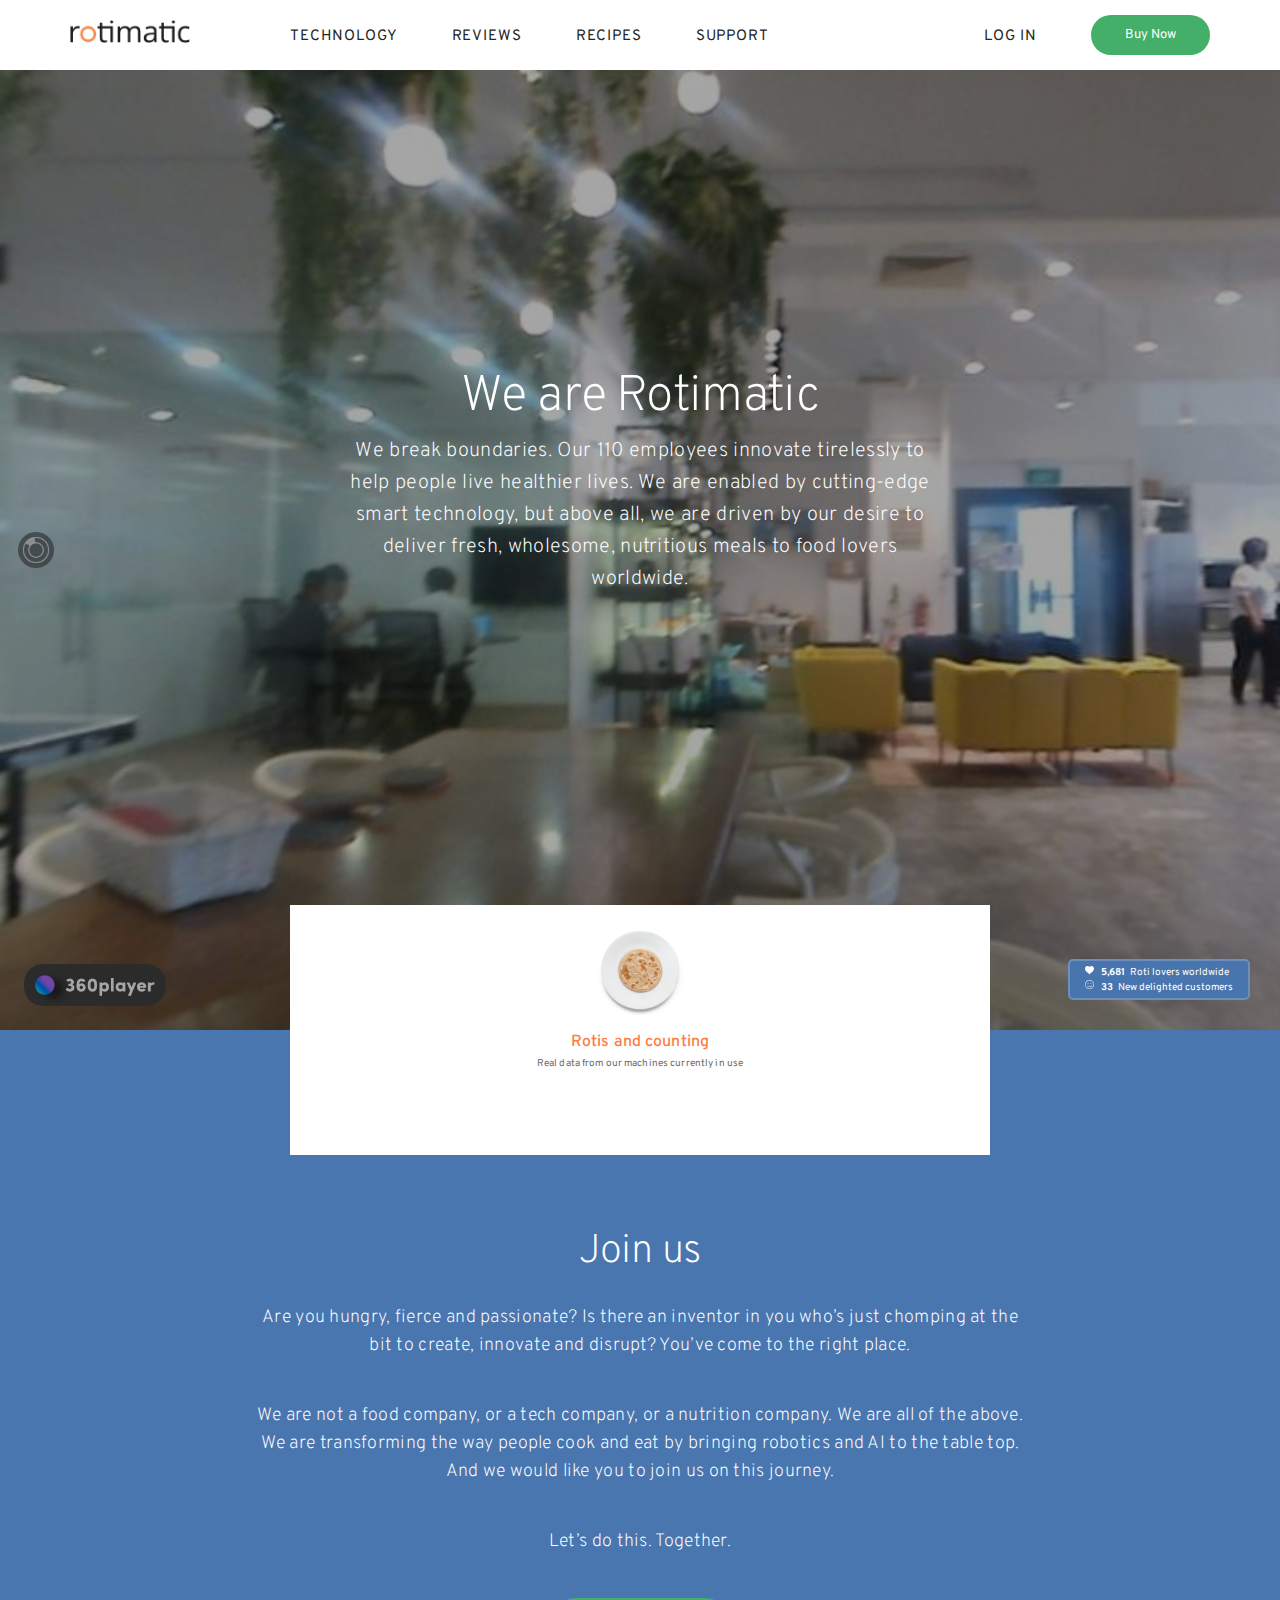
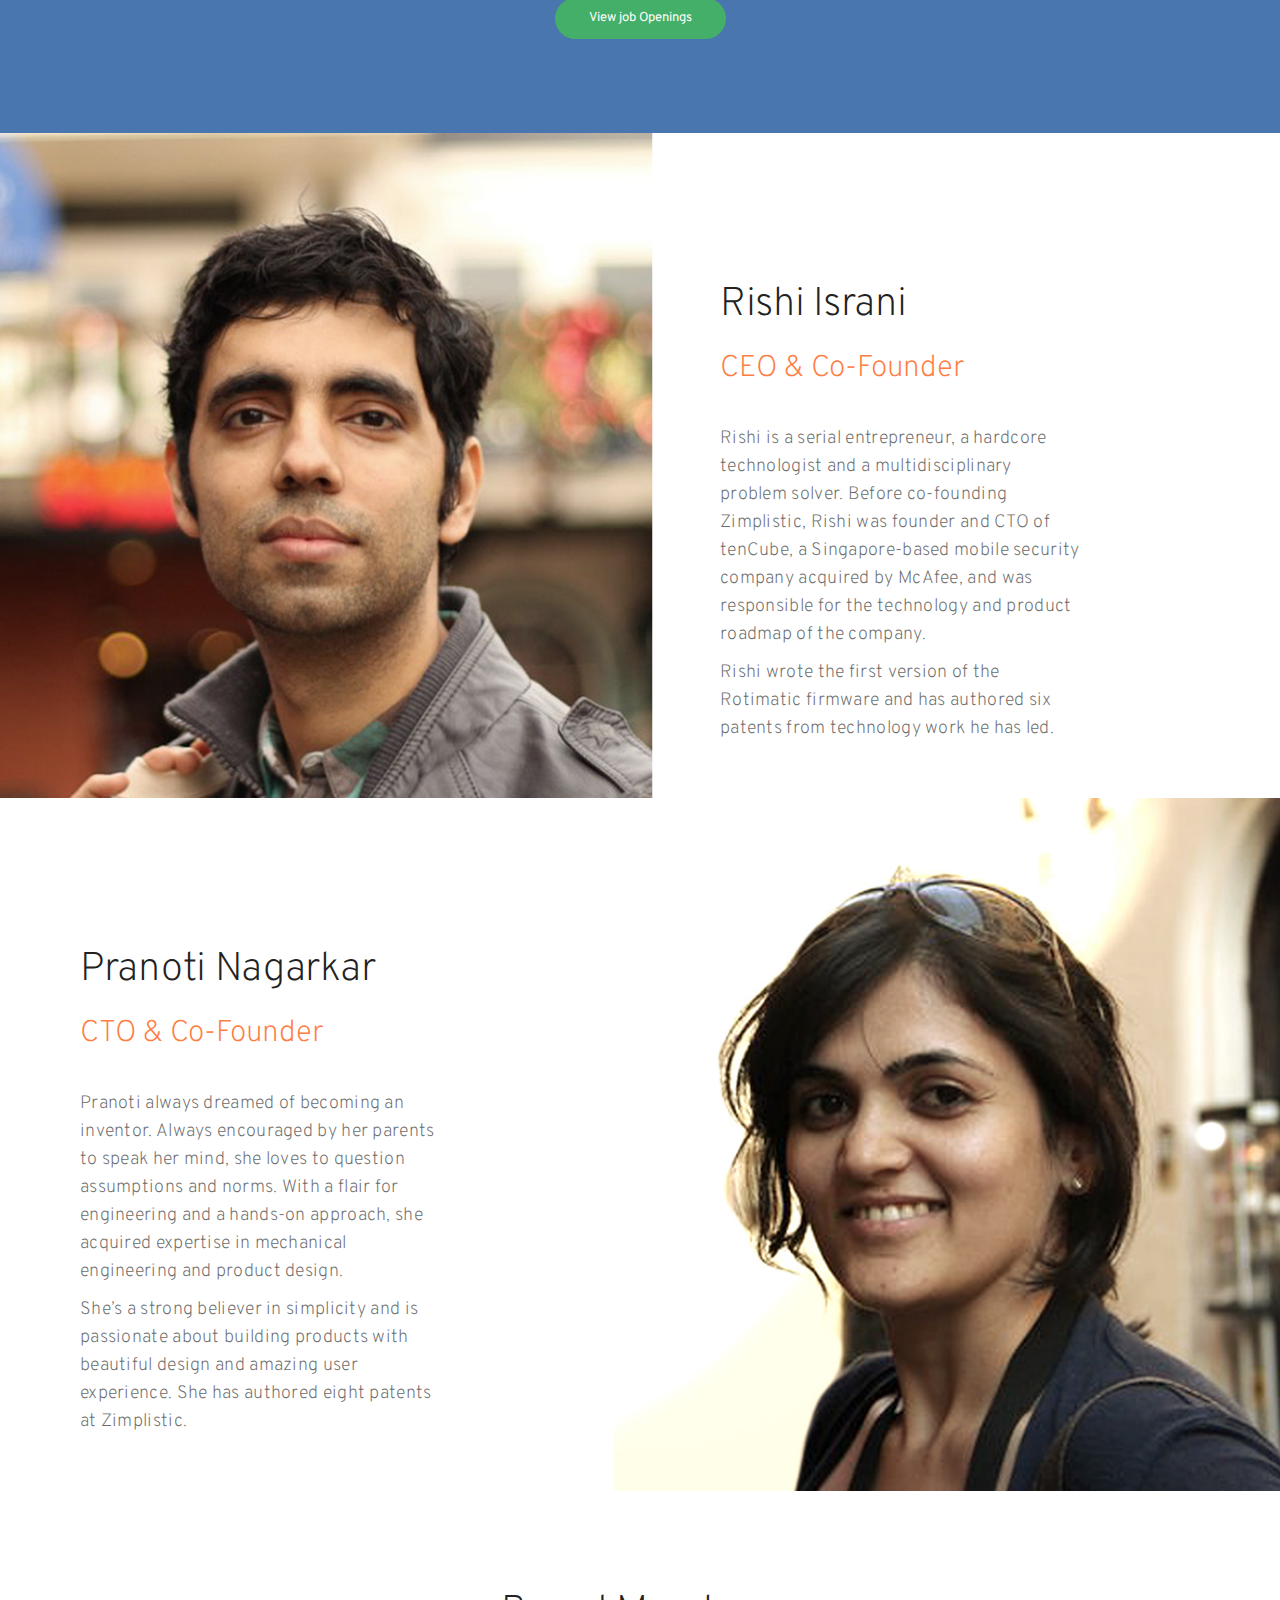
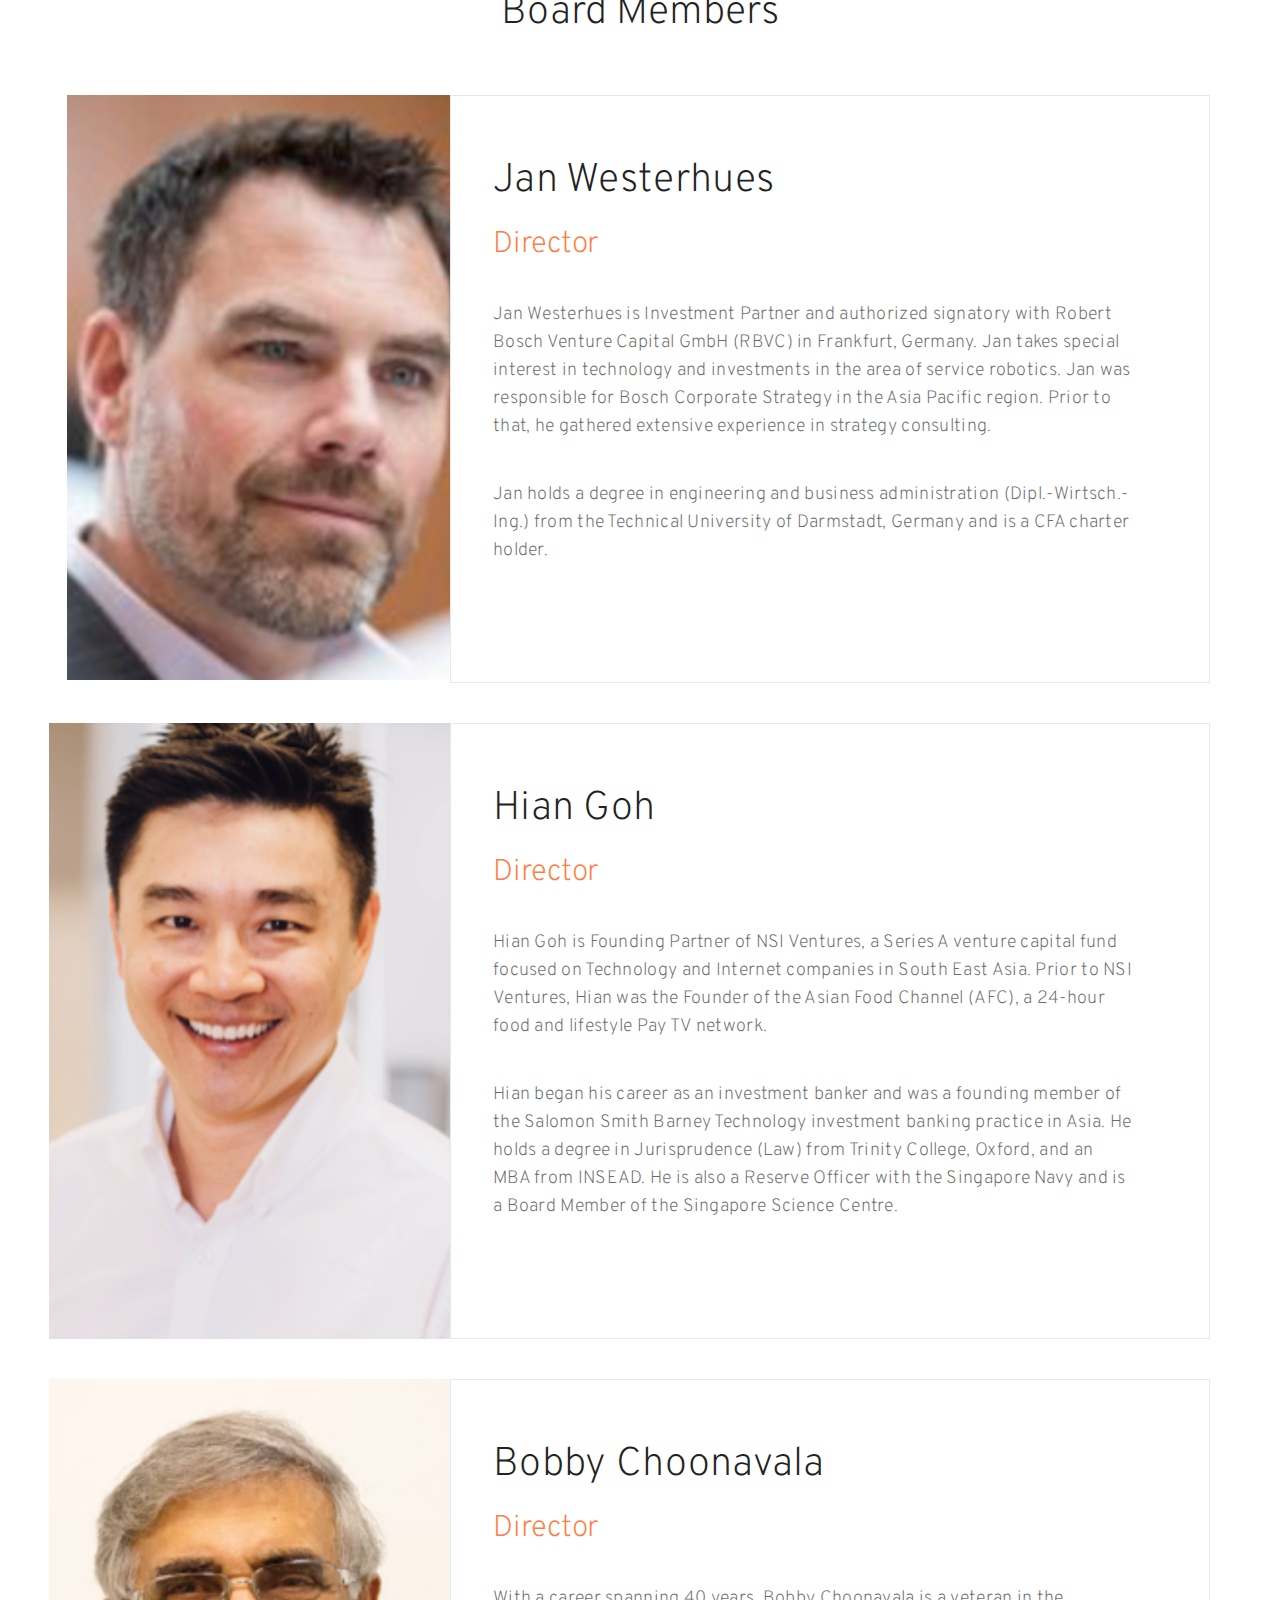
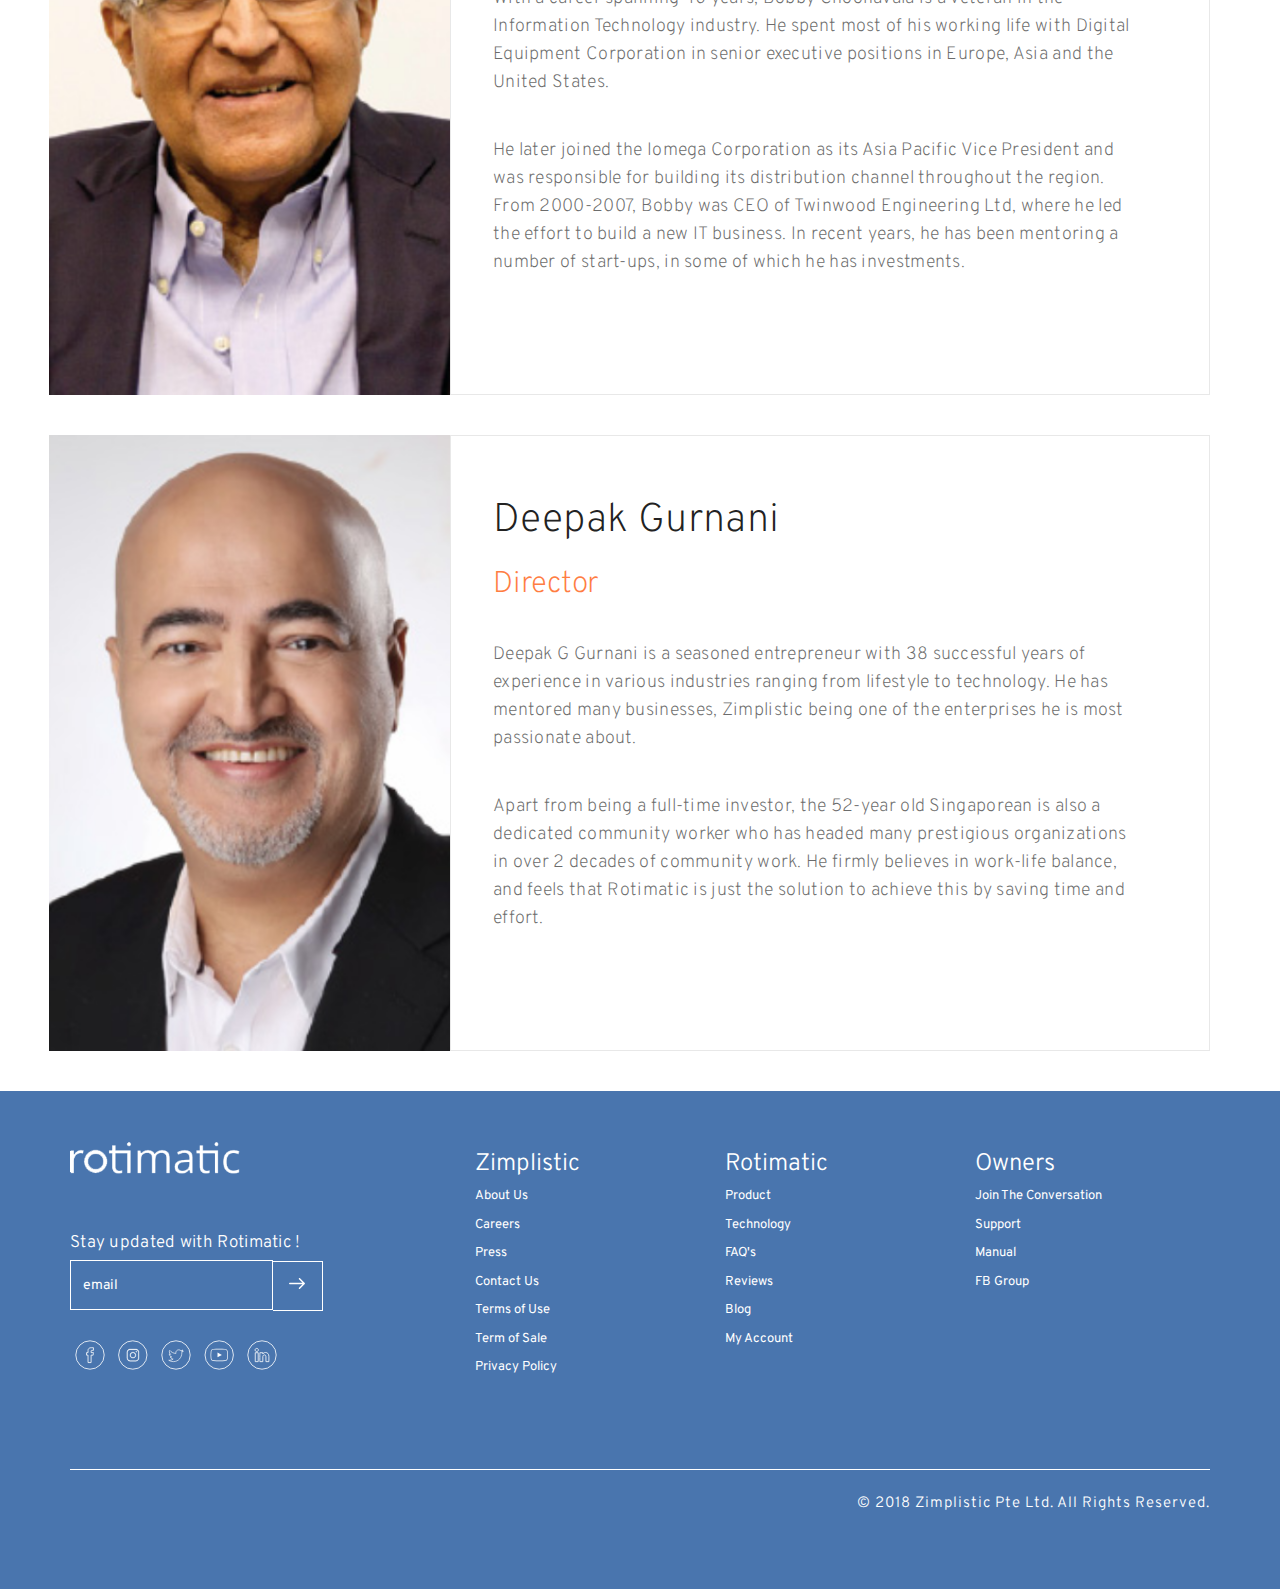
<file: about-us.html>
<!DOCTYPE html>
<html lang="en">
  <head>
    <meta charset="utf-8">
    <meta http-equiv="X-UA-Compatible" content="IE=edge">
    <meta name="viewport" content="width=device-width, initial-scale=1">
    <!-- The above 3 meta tags *must* come first in the head; any other head content must come *after* these tags -->
    <title>Rotimatic | About Page</title>
    <!-- Bootstrap -->
    <link href="css/bootstrap.min.css" rel="stylesheet">
    <link href="css/style.css" rel="stylesheet">
    <!-- HTML5 shim and Respond.js for IE8 support of HTML5 elements and media queries -->
    <!-- WARNING: Respond.js doesn't work if you view the page via file:// -->
    <!--[if lt IE 9]>
      <script src="https://oss.maxcdn.com/html5shiv/3.7.3/html5shiv.min.js"></script>
      <script src="https://oss.maxcdn.com/respond/1.4.2/respond.min.js"></script>
    <![endif]-->
  </head>
  <body>
    <div class="wrapper">
    	<!-- header -->
    	<header>
            <nav class="navbar navbar-default">
                <div class="container">
                <!-- Brand and toggle get grouped for better mobile display -->
                    <div class="navbar-header">
                        <button type="button" class="navbar-toggle collapsed" data-toggle="collapse" data-target="#bs-example-navbar-collapse-1" aria-expanded="false">
                            <svg width="27px" height="17px" viewBox="0 0 27 17" version="1.1" xmlns="http://www.w3.org/2000/svg" xmlns:xlink="http://www.w3.org/1999/xlink" class="open-menu">
                                <!-- Generator: Sketch 50 (54983) - http://www.bohemiancoding.com/sketch -->
                                <desc>Created with Sketch.</desc>
                                <defs></defs>
                                <g id="Symbols" stroke="none" stroke-width="1" fill="none" fill-rule="evenodd">
                                    <g id="Icons/Mobile/Burger-Menu" fill="#6C6C6C">
                                        <path d="M1,2 L25.5,2 C26.052,2 26.5,1.552 26.5,1 C26.5,0.448 26.052,0 25.5,0 L1,0 C0.448,0 0,0.448 0,1 C0,1.552 0.448,2 1,2" id="Fill-1"></path>
                                        <path d="M1,9.5 L25.5,9.5 C26.052,9.5 26.5,9.052 26.5,8.5 C26.5,7.948 26.052,7.5 25.5,7.5 L1,7.5 C0.448,7.5 0,7.948 0,8.5 C0,9.052 0.448,9.5 1,9.5" id="Fill-3"></path>
                                        <path d="M1,17 L25.5,17 C26.052,17 26.5,16.552 26.5,16 C26.5,15.448 26.052,15 25.5,15 L1,15 C0.448,15 0,15.448 0,16 C0,16.552 0.448,17 1,17" id="Fill-5"></path>
                                    </g>
                                </g>
                            </svg>
                            <svg width="27px" height="17px" viewBox="0 0 27 28" version="1.1" xmlns="http://www.w3.org/2000/svg" xmlns:xlink="http://www.w3.org/1999/xlink" class="close-menu">
                                <!-- Generator: Sketch 50 (54983) - http://www.bohemiancoding.com/sketch -->
                                <desc>Created with Sketch.</desc>
                                <defs></defs>
                                <g id="Symbols" stroke="none" stroke-width="1" fill="none" fill-rule="evenodd">
                                    <g id="Icons/Mobile/Close" fill="#6C6C6C" fill-rule="nonzero">
                                        <g id="cancel">
                                            <path d="M12.2094844,13.8315938 L0.258609375,25.7824687 C-0.07340625,26.1144844 -0.07340625,26.652375 0.258609375,26.9843906 C0.42440625,27.1506094 0.64209375,27.2332969 0.859359375,27.2332969 C1.07704687,27.2332969 1.2943125,27.1506094 1.46010938,26.9843906 L13.5008438,14.9436562 L25.5415781,26.9843906 C25.7077969,27.1506094 25.9250625,27.2332969 26.1423281,27.2332969 C26.3595938,27.2332969 26.5772812,27.1506094 26.7430781,26.9843906 C27.0750938,26.652375 27.0750938,26.1144844 26.7430781,25.7824687 L14.792625,13.8315938 L26.7510937,1.87228125 C27.0831094,1.54026562 27.0831094,1.002375 26.7510937,0.670359375 C26.4190781,0.338765625 25.8811875,0.338765625 25.5495937,0.670359375 L13.5012656,12.7195312 L1.45167187,0.67078125 C1.11965625,0.3391875 0.5821875,0.3391875 0.250171875,0.67078125 C-0.08184375,1.00279687 -0.08184375,1.5406875 0.250171875,1.87270313 L12.2094844,13.8315938 Z" id="Shape"></path>
                                        </g>
                                    </g>
                                </g>
                            </svg>
                        </button>
                        <a class="navbar-brand logo" href="index.html">
                            <svg width="120px" height="23px" viewBox="0 0 120 23" version="1.1" xmlns="http://www.w3.org/2000/svg" xmlns:xlink="http://www.w3.org/1999/xlink">
                                <!-- Generator: Sketch 50 (54983) - http://www.bohemiancoding.com/sketch -->
                                <desc>Created with Sketch.</desc>
                                <defs></defs>
                                <g id="Symbols" stroke="none" stroke-width="1" fill="none" fill-rule="evenodd">
                                    <g id="Components/Desktop/Navigation-Bar/White-Background/Green-Buy-Now" transform="translate(-208.000000, -18.000000)">
                                        <g id="Components/Navigation-Bar/Transparent-Background/Light">
                                            <g id="Nav-Bar">
                                                <g id="Logo/Colored" transform="translate(208.000000, 18.000000)">
                                                    <image id="rotimatic-logo-2x" x="0" y="0" width="120" height="23" xlink:href="[data-uri]"></image>
                                                </g>
                                            </g>
                                        </g>
                                    </g>
                                </g>
                            </svg>
                        </a> 
                        <button type="button" class="hidden-lg hidden-md hidden-sm primary-btn pull-right" href="buy-now.html">
                           <a href="buy-now.html">Buy Now</a>
                        </button>
                    </div>
                <!-- Collect the nav links, forms, and other content for toggling -->
                    <div class="collapse navbar-collapse" id="bs-example-navbar-collapse-1">
                        <ul class="nav navbar-nav first-nav">
                            <li><a href="technology.html">TECHNOLOGY</a></li>
                            <li><a href="reviews.html">REVIEWS</a></li>
                            <li><a href="recipes.html">RECIPES</a></li>
                            <li><a href="contact-us.html">SUPPORT</a></li>
                        </ul>
                     
                      <ul class="nav navbar-nav navbar-right">
                        <li><a href="javascript:void(0)">LOG IN</a></li>
                        <li>
                            <button type="button" class="primary-btn" href="buy-now.html"><a href="buy-now.html">Buy Now</a></button>
                        </li>
                      </ul>
                    </div><!-- /.navbar-collapse -->
                </div><!-- /.container-->
            </nav>
    	</header>
    	<!-- /header -->
    	<!-- banner-start -->
    	<section class="banner about-banner">
            <div class="banner-overlay hidden-xs"></div>
    		<div class="container">
                <div class="about-banner-mobile hidden-lg  hidden-md hidden-sm">
                    <img src="images/3b5b4ddb3fb9b35e0fb0948aafea1befb2253a28.png" alt="rotimatic">
                </div>
                <div class="banner-caption">
                    <h1>We are Rotimatic</h1>
                    <p>We break boundaries. Our 110 employees innovate tirelessly to help people live healthier lives. We are enabled by cutting-edge smart technology, but above all, we are driven by our desire to deliver fresh, wholesome, nutritious meals to food lovers worldwide.</p>
                </div>
    			<div class="roti-counting">
                    <div class="roti-img">
                        <img src="images/6f478e34eec9d0068848098a44410a11f3011fbc.png" alt="rotimatic">
                    </div>
    				<h6>Rotis and counting</h6>
    				<span>Real data from our machines currently in use</span>
    			</div>
    		</div>
    		<div class="roti-lovers">
    			<span>
    				<svg width="9px" height="9px" viewBox="0 0 9 9" version="1.1" xmlns="http://www.w3.org/2000/svg" xmlns:xlink="http://www.w3.org/1999/xlink">
                        <!-- Generator: Sketch 50 (54983) - http://www.bohemiancoding.com/sketch -->
                        <desc>Created with Sketch.</desc>
                        <defs></defs>
                        <g id="Symbols" stroke="none" stroke-width="1" fill="none" fill-rule="evenodd">
                            <g id="Assets/Popup/New-Customers" transform="translate(-5.000000, -3.000000)" fill="#FFFFFF">
                                <g id="Group-10" transform="translate(-10.000000, -8.000000)">
                                    <g id="Group-6" transform="translate(15.000000, 9.000000)">
                                        <g id="Page-1" transform="translate(0.000000, 2.000000)">
                                            <path d="M8.98512378,2.49523483 C8.85375008,1.04925871 7.83028147,0.000173087876 6.54943118,0.000173087876 C5.69610795,0.000173087876 4.91461619,0.459375224 4.47514607,1.19534487 C4.03948389,0.449855391 3.29018647,0 2.45053718,0 C1.16985999,0 0.146218284,1.04908562 0.015017674,2.49506174 C0.00463240141,2.55893116 -0.0379472162,2.89506782 0.0915225154,3.44323712 C0.278111246,4.23390254 0.709100058,4.95308267 1.33758214,5.52254178 L4.47306902,8.36793338 L7.66221314,5.52271487 C8.29086831,4.95308267 8.72185712,4.23407563 8.90844585,3.44323712 C9.03791558,2.89524091 8.99533596,2.55910425 8.98512378,2.49523483" id="Fill-1"></path>
                                        </g>
                                    </g>
                                </g>
                            </g>
                        </g>
                    </svg>
    				<strong>5,681</strong>Roti lovers worldwide
    			</span>
    			<span>
    				<svg width="9px" height="10px" viewBox="0 0 9 10" version="1.1" xmlns="http://www.w3.org/2000/svg" xmlns:xlink="http://www.w3.org/1999/xlink">
                        <!-- Generator: Sketch 50 (54983) - http://www.bohemiancoding.com/sketch -->
                        <desc>Created with Sketch.</desc>
                        <defs>
                            <polygon id="path-1" points="0 0.000124662162 8.99987838 0.000124662162 8.99987838 9 0 9"></polygon>
                        </defs>
                        <g id="Symbols" stroke="none" stroke-width="1" fill="none" fill-rule="evenodd">
                            <g id="Assets/Popup/New-Customers" transform="translate(-15.000000, -25.000000)">
                                <g id="Group-10">
                                    <g id="Group-3" transform="translate(15.000000, 25.030284)">
                                        <g id="Group" fill="#FFFFFF">
                                            <path d="M1.67156757,7.34473277 C1.38162162,7.05642872 1.13548986,6.72415845 0.943844595,6.35898953 C0.651952703,5.80290507 0.486486486,5.17047264 0.486486486,4.50006385 C0.486486486,2.28703682 2.28691216,0.486611149 4.49993919,0.486611149 C5.549625,0.486611149 6.50630068,0.891854392 7.22222635,1.55390169 C7.59341554,1.89711791 7.89993243,2.30929358 8.12094932,2.76999628 C8.37240203,3.29415507 8.51339189,3.88094899 8.51339189,4.50006385 C8.51339189,6.71309088 6.71296622,8.51351655 4.49993919,8.51351655 C3.39756081,8.51351655 2.39761824,8.06667872 1.67156757,7.34473277 Z M0,4.50006385 C0,6.98129696 2.01867568,9.00000304 4.49993919,9.00000304 C6.9811723,9.00000304 8.99987838,6.98129696 8.99987838,4.50006385 C8.99987838,2.01880034 6.98123311,0.000124662162 4.49993919,0.000124662162 C2.01867568,0.000124662162 0,2.01880034 0,4.50006385 Z" id="Fill-1"></path>
                                            <path d="M3.03038514,3.01019595 C3.2990473,3.01019595 3.51687162,3.22802027 3.51687162,3.49668243 C3.51687162,3.76534459 3.2990473,3.98316892 3.03038514,3.98316892 C2.76172297,3.98316892 2.54389865,3.76534459 2.54389865,3.49668243 C2.54389865,3.22802027 2.76172297,3.01019595 3.03038514,3.01019595" id="Fill-4"></path>
                                            <path d="M6.04052027,3.01019595 C6.30921284,3.01019595 6.52700676,3.22802027 6.52700676,3.49668243 C6.52700676,3.76534459 6.30921284,3.98316892 6.04052027,3.98316892 C5.7718277,3.98316892 5.55403378,3.76534459 5.55403378,3.49668243 C5.55403378,3.22802027 5.7718277,3.01019595 6.04052027,3.01019595" id="Fill-6"></path>
                                            <path d="M4.49132838,6.99321588 C5.4324973,6.99321588 6.33447365,6.51189831 6.85090946,5.71275304 L6.44229122,5.4487125 C5.96805811,6.18254696 5.1006223,6.59207736 4.23203108,6.49186115 C3.55514595,6.41381047 2.92918986,6.02383074 2.55754459,5.4487125 L2.14895676,5.71275304 C2.5986527,6.40870236 3.35653784,6.88059426 4.17626757,6.97515507 C4.28150068,6.98728682 4.38658176,6.99321588 4.49132838,6.99321588" id="Fill-8"></path>
                                        </g>
                                        <mask id="mask-2" fill="white">
                                            <use xlink:href="#path-1"></use>
                                        </mask>
                                        <g id="Clip-2"></g>
                                    </g>
                                </g>
                            </g>
                        </g>
                    </svg>
    				<strong>33</strong>New delighted customers
    			</span>
    		</div>
            <!-- <div class="banner-caption hidden-lg hidden-md hidden-sm">
                <h1>We are Rotimatic</h1>
                <p>We break boundaries. Our 110 employees innovate tirelessly to help people live healthier lives. We are enabled by cutting-edge smart technology, but above all, we are driven by our desire to deliver fresh, wholesome, nutritious meals to food lovers worldwide.</p>
            </div>
            <div class="roti-counting hidden-lg hidden-md hidden-sm">
                <div class="roti-img">
                    <img src="images/6f478e34eec9d0068848098a44410a11f3011fbc.png" alt="rotimatic">
                </div>
                <h6>Rotis and counting</h6>
                <span>Real data from our machines currently in use</span>
            </div> -->
        </section>
    	<!-- banner-end -->
        <!-- join-us-start -->
        <section class="join-us-main-box">
            <div class="container">
                <div class="join-us-inner-box">
                    <div class="section-title">
                        <h2>Join us</h2>
                    </div>
                    <p class="hidden-xs">Are you hungry, fierce and passionate? Is there an inventor in you who’s just chomping at the bit to create, innovate and disrupt? You’ve come to the right place.</p>
                    <p class="hidden-lg hidden-md hidden-sm">Is there an inventor in you who’s just chomping at the bit to create, innovate and disrupt? You’ve come to the right place.</p>
                    <p class="hidden-lg hidden-md hidden-sm">We are transforming the way people cook and eat by bringing robotics and AI to the table top. And we would like you to join us on this journey.</p>
                    <p class="hidden-xs">We are not a food company, or a tech company, or a nutrition company. We are all of the above. We are transforming the way people cook and eat by bringing robotics and AI to the table top. And we would like you to join us on this journey.</p>
                    <p>Let’s do this. Together.</p>
                    <button type="button" class="primary-btn">View job Openings</button>
                </div>
            </div>
        </section>
        <!-- join-us-ends -->
        <!-- intro-ceo-start -->
        <section class="intro-ceo-main-box">
            <div class="container-fluid no-padding">
                <div class="intro-inner-box">
                    <div class="col-md-left no-padding">
                        <div class="intro-seo-img">
                            <img src="images/05b03ec22bd7cc6406fc958d1b2ab615c1916e98.png" alt="rotimatic">
                        </div>
                    </div>
                    <div class="col-md-right no-padding">
                        <div class="intro-seo-info
                        ">
                            <h3>Rishi Israni</h3>
                            <h4>CEO & Co-Founder</h4>
                            <p>Rishi is a serial entrepreneur, a hardcore technologist and a multidisciplinary problem solver. Before co-founding Zimplistic, Rishi was founder and CTO of tenCube, a Singapore-based mobile security company acquired by McAfee, and was responsible for the technology and product roadmap of the company.</p>
                            <p>Rishi wrote the first version of the Rotimatic firmware and has authored six patents from technology work he has led.</p>
                        </div>
                    </div>
                </div>
                <div class="intro-inner-box display-direction">
                    <div class="col-md-right no-padding">
                        <div class="intro-seo-info
                        ">
                            <h3>Pranoti Nagarkar</h3>
                            <h4>CTO & Co-Founder</h4>
                            <p>Pranoti always dreamed of becoming an inventor. Always encouraged by her parents to speak her mind, she loves to question assumptions and norms. With a flair for engineering and a hands-on approach, she acquired expertise in mechanical engineering and product design.</p>
                            <p>She’s a strong believer in simplicity and is passionate about building products with beautiful design and amazing user experience. She has authored eight patents at Zimplistic.</p>
                        </div>
                    </div>
                    <div class="col-md-left no-padding">
                        <div class="intro-seo-img">
                            <img src="images/c4671e108a06bb03b045f1022525371db81f5be5.png" alt="rotimatic">
                        </div>
                    </div>
                </div>
            </div>
        </section>
        <!-- intro-ceo-ends -->
        <!-- board-members-start -->
        <section class="board-members-main-box">
            <div class="container">
                <div class="section-title">
                    <h2>Board Members</h2>
                </div>
                <div class="board-member-inner-box">
                    <div class="col-md-left">
                        <div class="board-member-pic">
                            <img src="images/f34642712d06dcc75e84ae82828878e5be510a30.png" alt="rotimatic">
                        </div>
                    </div>
                    <div class="col-md-right">
                        <div class="board-member-info">
                            <h3>Jan Westerhues</h3>
                            <h4>Director</h4>
                            <p>Jan Westerhues is Investment Partner and authorized signatory with Robert Bosch Venture Capital GmbH (RBVC) in Frankfurt, Germany. Jan takes special interest in technology and investments in the area of service robotics. Jan was responsible for Bosch Corporate Strategy in the Asia Pacific region. Prior to that, he gathered extensive experience in strategy consulting.</p>
                            <p>Jan holds a degree in engineering and business administration (Dipl.-Wirtsch.-Ing.) from the Technical University of Darmstadt, Germany and is a CFA charter holder.</p> 
                        </div>
                    </div>
                </div>
                <div class="board-member-inner-box">
                    <div class="col-md-left">
                        <div class="board-member-pic">
                            <img src="images/5113a9ce03e04a87d1df4bcd6563294da696f893.png" alt="rotimatic">
                        </div>
                    </div>
                    <div class="col-md-right">
                        <div class="board-member-info">
                            <h3>Hian Goh</h3>
                            <h4>Director</h4>
                            <p>Hian Goh is Founding Partner of NSI Ventures, a Series A venture capital fund focused on Technology and Internet companies in South East Asia. Prior to NSI Ventures, Hian was the Founder of the Asian Food Channel (AFC), a 24-hour food and lifestyle Pay TV network.</p>
                            <p>Hian began his career as an investment banker and was a founding member of the Salomon Smith Barney Technology investment banking practice in Asia. He holds a degree in Jurisprudence (Law) from Trinity College, Oxford, and an MBA from INSEAD. He is also a Reserve Officer with the Singapore Navy and is a Board Member of the Singapore Science Centre.</p> 
                        </div>
                    </div>
                </div>
                <div class="board-member-inner-box">
                    <div class="col-md-left">
                        <div class="board-member-pic">
                            <img src="images/0d55eb163e012aa4c8387dd43baa6c69539dcf34.png" alt="rotimatic">
                        </div>
                    </div>
                    <div class="col-md-right">
                        <div class="board-member-info">
                            <h3>Bobby Choonavala</h3>
                            <h4>Director</h4>
                            <p>With a career spanning 40 years, Bobby Choonavala is a veteran in the Information Technology industry. He spent most of his working life with Digital Equipment Corporation in senior executive positions in Europe, Asia and the United States.</p>
                            <p>He later joined the Iomega Corporation as its Asia Pacific Vice President and was responsible for building its distribution channel throughout the region. From 2000-2007, Bobby was CEO of Twinwood Engineering Ltd, where he led the effort to build a new IT business. In recent years, he has been mentoring a number of start-ups, in some of which he has investments.</p> 
                        </div>
                    </div>
                </div>
                <div class="board-member-inner-box">
                    <div class="col-md-left">
                        <div class="board-member-pic">
                            <img src="images/07634290218795f3522021035a539bba083ad4f7.png" alt="rotimatic">
                        </div>
                    </div>
                    <div class="col-md-right">
                        <div class="board-member-info">
                            <h3>Deepak Gurnani</h3>
                            <h4>Director</h4>
                            <p>Deepak G Gurnani is a seasoned entrepreneur with 38 successful years of experience in various industries ranging from lifestyle to technology. He has mentored many businesses, Zimplistic being one of the enterprises he is most passionate about.</p>
                            <p>Apart from being a full-time investor, the 52-year old Singaporean is also a dedicated community worker who has headed many prestigious organizations in over 2 decades of community work. He firmly believes in work-life balance, and feels that Rotimatic is just the solution to achieve this by saving time and effort.</p> 
                        </div>
                    </div>
                </div>
            </div>
        </section>
        <!-- board-members-ends -->
    	<!-- Footer-start -->
    	<footer>
    		<div class="container">
    			<div class="row">
    				<div class="col-sm-4">
    					<div class="footer-logo">
    						<a href="index.html">
    							<svg width="170px" height="34px" viewBox="0 0 170 34" version="1.1" xmlns="http://www.w3.org/2000/svg" xmlns:xlink="http://www.w3.org/1999/xlink">
                                    <!-- Generator: Sketch 50 (54983) - http://www.bohemiancoding.com/sketch -->
                                    <desc>Created with Sketch.</desc>
                                    <defs></defs>
                                    <g id="Symbols" stroke="none" stroke-width="1" fill="none" fill-rule="evenodd">
                                        <g id="Components/Desktop/Footer" transform="translate(-209.000000, -71.000000)">
                                            <g id="Group-18" transform="translate(208.000000, 71.000000)">
                                                <g id="Logo/Full-White" transform="translate(1.000000, 1.000000)">
                                                    <image id="rotimatic-logo-2x-Fullwhite" x="0" y="-0.6875" width="170" height="33" xlink:href="[data-uri]"></image>
                                                </g>
                                            </g>
                                        </g>
                                    </g>
                                </svg>
    						</a>
    					</div>
    					<div class="updated-rotimatic">
    						<form>
    							<div class="form-group">
    								<label>Stay updated with Rotimatic !</label>
    								<input type="text" class="form-control" placeholder="email">
    								<button type="submit" class="updated-btn">
    									<svg width="16px" height="11px" viewBox="0 0 16 11" version="1.1" xmlns="http://www.w3.org/2000/svg" xmlns:xlink="http://www.w3.org/1999/xlink">
                                            <!-- Generator: Sketch 50 (54983) - http://www.bohemiancoding.com/sketch -->
                                            <desc>Created with Sketch.</desc>
                                            <defs></defs>
                                            <g id="Symbols" stroke="none" stroke-width="1" fill="none" fill-rule="evenodd">
                                                <g id="Components/Mobile/Footer/Expanded" transform="translate(-267.000000, -180.000000)" fill="#FFFFFF">
                                                    <path d="M282.78208,184.979205 L278.020751,180.217875 C277.73025,179.927375 277.259117,179.927375 276.968616,180.217875 C276.678056,180.508436 276.678056,180.97945 276.968616,181.27001 L280.45992,184.761314 L267.743958,184.761314 C267.333114,184.761314 267,185.094429 267,185.505272 C267,185.916056 267.333114,186.24923 267.743958,186.24923 L280.45992,186.24923 L276.968735,189.740534 C276.678175,190.031094 276.678175,190.502108 276.968735,190.792668 C277.113956,190.937829 277.304409,191.010559 277.494803,191.010559 C277.685196,191.010559 277.875649,190.937829 278.02087,190.792668 L282.78208,186.031339 C283.07264,185.740779 283.07264,185.269765 282.78208,184.979205" id="Fill-1"></path>
                                                </g>
                                            </g>
                                        </svg>
    								</button>
    							</div>
    						</form>
    					</div>
    					<div class="footer-social-icons">
    						<ul class="list-inline list-unstyled">
    							<li>
    								<a href="javascript:void(0)">
    									<svg width="30px" height="30px" viewBox="0 0 37 37" version="1.1" xmlns="http://www.w3.org/2000/svg" xmlns:xlink="http://www.w3.org/1999/xlink">
                                            <!-- Generator: Sketch 50 (54983) - http://www.bohemiancoding.com/sketch -->
                                            <desc>Created with Sketch.</desc>
                                            <defs></defs>
                                            <g id="Symbols" stroke="none" stroke-width="1" fill="none" fill-rule="evenodd">
                                                <g id="Components/Mobile/Footer/Expanded" transform="translate(-51.000000, -239.000000)" stroke="#FFFFFF">
                                                    <g id="Icons/Facebook/White" transform="translate(52.000000, 240.000000)">
                                                        <g id="Icons/Facebook">
                                                            <circle id="Oval" cx="17.5" cy="17.5" r="17.5"></circle>
                                                            <g id="Page-1" transform="translate(13.231707, 8.536585)">
                                                                <path d="M1.84513783,3.54265613 L1.84513783,6.06116189 L0,6.06116189 L0,9.14080049 L1.84513783,9.14080049 L1.84513783,18.2924034 L5.63544264,18.2924034 L5.63544264,9.14105567 L8.17891315,9.14105567 C8.17891315,9.14105567 8.41712029,7.66439252 8.5325876,6.04980654 L5.64977504,6.04980654 L5.64977504,3.94413363 C5.64977504,3.6294161 6.06303318,3.2060785 6.4714855,3.2060785 L8.53658537,3.2060785 L8.53658537,0 L5.72875213,0 C1.75144557,-0.000212646979 1.84513783,3.08248807 1.84513783,3.54265613" id="Fill-1"></path>
                                                            </g>
                                                        </g>
                                                    </g>
                                                </g>
                                            </g>
                                        </svg>
    								</a>
    							</li>
    							<li>
    								<a href="javascript:void(0)">
    									<svg width="30px" height="30px" viewBox="0 0 37 37" version="1.1" xmlns="http://www.w3.org/2000/svg" xmlns:xlink="http://www.w3.org/1999/xlink">
                                            <!-- Generator: Sketch 50 (54983) - http://www.bohemiancoding.com/sketch -->
                                            <desc>Created with Sketch.</desc>
                                            <defs></defs>
                                            <g id="Symbols" stroke="none" stroke-width="1" fill="none" fill-rule="evenodd">
                                                <g id="Components/Mobile/Footer/Expanded" transform="translate(-96.000000, -239.000000)" stroke="#FFFFFF">
                                                    <g id="Icons/Instagram/White" transform="translate(96.750000, 240.000000)">
                                                        <g id="Icons/Instagram">
                                                            <circle id="Oval" cx="17.5" cy="17.5" r="17.5"></circle>
                                                            <g id="Page-1" transform="translate(10.243902, 10.243902)" fill="#FFFFFF" stroke-width="0.4">
                                                                <path d="M14.2071505,10.9191081 C14.2071505,12.7320786 12.7321524,14.2069845 10.9190897,14.2069845 L3.93334368,14.2069845 L3.93297482,14.2069845 C3.05618319,14.2069845 2.23103263,13.864678 1.60949545,13.2431408 C0.987866042,12.6215114 0.645559508,11.7961764 0.645559508,10.9191081 L0.645559508,3.93354656 C0.645559508,2.12048385 2.12046541,0.645577951 3.93334368,0.645577951 L10.9189975,0.645577951 C12.731968,0.645577951 14.2069661,2.12048385 14.2069661,3.93354656 L14.2071505,10.9191081 Z M10.9189975,6.455134e-05 L3.93334368,6.455134e-05 C1.76451088,6.455134e-05 4.61081e-05,1.76462154 4.61081e-05,3.93354656 L4.61081e-05,10.9191081 C4.61081e-05,13.0880332 1.76451088,14.8524979 3.93334368,14.8524979 L10.9189975,14.8524979 C13.0879225,14.8524979 14.8524795,13.0880332 14.8524795,10.9191081 L14.8524795,3.93354656 C14.8525717,2.88477172 14.4429473,1.89741287 13.6990393,1.153597 C12.9552234,0.409688911 11.9678645,6.455134e-05 10.9189975,6.455134e-05 Z" id="Fill-1"></path>
                                                                <path d="M7.42624435,10.4290251 C5.77050248,10.4290251 4.42340824,9.08211533 4.42340824,7.42637346 C4.42340824,5.77063159 5.77050248,4.42353734 7.42624435,4.42353734 C9.08207844,4.42353734 10.4290805,5.77063159 10.4290805,7.42637346 C10.4290805,9.08211533 9.08207844,10.4290251 7.42624435,10.4290251 M7.42624435,3.77811615 C5.41454795,3.77811615 3.77789484,5.41476927 3.77789484,7.42646567 C3.77789484,9.43806986 5.41454795,11.0746308 7.42624435,11.0746308 C9.43794076,11.0746308 11.0745939,9.43806986 11.0745939,7.42646567 C11.0745939,5.41476927 9.43794076,3.77811615 7.42624435,3.77811615" id="Fill-3"></path>
                                                                <path d="M11.6119469,2.60523675 C11.4419002,2.60523675 11.2760033,2.6738456 11.1568599,2.79354223 C11.035319,2.91443767 10.9664335,3.08051905 10.9664335,3.25075015 C10.9664335,3.42033574 11.0355956,3.58669377 11.1563066,3.70731256 C11.2762799,3.82737805 11.4424535,3.89626355 11.6119469,3.89626355 C11.7815325,3.89626355 11.9481672,3.82719362 12.069247,3.70675926 C12.188667,3.58733928 12.2574603,3.42088904 12.2574603,3.25075015 C12.2574603,3.08005796 12.1888514,2.91388437 12.069247,2.79474104 C11.9489049,2.6738456 11.7827313,2.60523675 11.6119469,2.60523675" id="Fill-5"></path>
                                                            </g>
                                                        </g>
                                                    </g>
                                                </g>
                                            </g>
                                        </svg>
    								</a>
    							</li>
    							<li>
    								<a href="javascript:void(0)">
    									<svg width="30px" height="30px" viewBox="0 0 37 37" version="1.1" xmlns="http://www.w3.org/2000/svg" xmlns:xlink="http://www.w3.org/1999/xlink">
                                            <!-- Generator: Sketch 50 (54983) - http://www.bohemiancoding.com/sketch -->
                                            <desc>Created with Sketch.</desc>
                                            <defs></defs>
                                            <g id="Symbols" stroke="none" stroke-width="1" fill="none" fill-rule="evenodd">
                                                <g id="Components/Desktop/Footer" transform="translate(-299.000000, -260.000000)" stroke="#FFFFFF">
                                                    <g id="Group-18" transform="translate(208.000000, 71.000000)">
                                                        <g id="Icons/Twitter/White" transform="translate(92.000000, 190.000000)">
                                                            <g id="Icons/Twitter">
                                                                <circle id="Oval" cx="17.5" cy="17.5" r="17.5"></circle>
                                                                <path d="M26.4634146,12.8204434 C25.8036066,13.1128094 25.0956422,13.3110886 24.3517947,13.3996098 C25.1113135,12.944789 25.6927062,12.2233794 25.9682584,11.3664053 C25.2558122,11.7875986 24.4694031,12.093439 23.6314689,12.2592331 C22.9604713,11.5434184 22.0060419,11.097561 20.9474198,11.097561 C18.9164708,11.097561 17.2697482,12.7442835 17.2697482,14.7741195 C17.2697482,15.0620037 17.3022334,15.3431801 17.3649774,15.6120536 C14.3090338,15.4585622 11.5992368,13.9944476 9.78560701,11.7696717 C9.46857697,12.3118713 9.28822457,12.9436466 9.28822457,13.6180421 C9.28822457,14.8939834 9.93795602,16.0198018 10.9237575,16.6784674 C10.3210694,16.6583143 9.75423501,16.4925202 9.25799496,16.2169387 L9.25799496,16.2628689 C9.25799496,18.0440136 10.5260859,19.5305369 12.2075197,19.8688624 C11.8994531,19.9517594 11.574602,19.9976897 11.238532,19.9976897 C11.0010597,19.9976897 10.7714085,19.974168 10.5462389,19.9293509 C11.0144756,21.3912393 12.3722008,22.454343 13.9808434,22.4834595 C12.7228291,23.469261 11.136595,24.0551354 9.41371258,24.0551354 C9.11686489,24.0551354 8.82446962,24.0372085 8.53658537,24.0047234 C10.164268,25.0499002 12.0966486,25.6592963 14.1735279,25.6592963 C20.938515,25.6592963 24.636369,20.055952 24.636369,15.1964552 L24.6240369,14.7203682 C25.3465596,14.2050296 25.971627,13.5575536 26.4634146,12.8204434" id="Fill-1" stroke-width="0.8"></path>
                                                            </g>
                                                        </g>
                                                    </g>
                                                </g>
                                            </g>
                                        </svg>
    								</a>
    							</li>
    							<li>
    								<a href="javascript:void(0)">
    									<svg width="30px" height="30px" viewBox="0 0 37 37" version="1.1" xmlns="http://www.w3.org/2000/svg" xmlns:xlink="http://www.w3.org/1999/xlink">
                                            <!-- Generator: Sketch 50 (54983) - http://www.bohemiancoding.com/sketch -->
                                            <desc>Created with Sketch.</desc>
                                            <defs></defs>
                                            <g id="Symbols" stroke="none" stroke-width="1" fill="none" fill-rule="evenodd">
                                                <g id="Components/Desktop/Footer" transform="translate(-343.000000, -260.000000)">
                                                    <g id="Group-18" transform="translate(208.000000, 71.000000)">
                                                        <g id="Icons/Youtube/White" transform="translate(136.250000, 190.000000)">
                                                            <g stroke-width="1" id="Oval" stroke="#FFFFFF">
                                                                <circle cx="17.5" cy="17.5" r="17.5"></circle>
                                                            </g>
                                                            <path d="M15.4121754,14.5479705 L15.4121754,20.1736681 L20.8145237,17.3798889 L15.4121754,14.5479705 Z M17.4436206,10.6364244 C15.0244711,10.6364244 12.5893135,10.7126387 10.2058157,10.862261 C8.95035297,10.9409626 8.01250286,11.8857645 7.87193695,13.2125307 C7.57435051,16.0120499 7.57435051,18.8640582 7.87193695,21.6901727 C8.01250286,23.0277173 8.9491412,23.9720727 10.2025631,24.0409526 C12.9713415,24.1901285 15.5987249,24.2664065 18.01054,24.2664065 C20.4182094,24.2664065 22.6988339,24.1905111 24.7892096,24.041399 C26.0541752,23.9503883 26.9940662,23.0064156 27.1272977,21.6918947 C27.4248842,18.7668611 27.4248842,15.9149166 27.1276166,13.2141889 C26.9813107,11.8832772 26.0430779,10.9380927 24.7938016,10.862261 C22.3363856,10.712256 19.8631527,10.6364244 17.4436206,10.6364244 Z M18.0113053,25.0861404 C18.0108589,25.0861404 18.0113053,25.0861404 18.0113053,25.0861404 C15.584375,25.0861404 12.9421951,25.0095435 10.158684,24.8595385 C8.51424151,24.7693569 7.23862504,23.5015851 7.05705011,21.7759537 C6.75334102,18.8932046 6.75334102,15.9830311 7.05705011,13.126112 C7.23824237,11.4148305 8.51213685,10.1470587 10.1549849,10.0437389 C14.9555913,9.74162423 19.8951691,9.74162423 24.8437395,10.0437389 C26.5057847,10.1445713 27.7511068,11.3824314 27.9432688,13.1244537 C28.2461488,15.8825813 28.246659,18.7923721 27.9437152,21.7747419 C27.7687094,23.4991616 26.5246628,24.7386161 24.8482677,24.8587732 C22.7385673,25.0095435 20.4382356,25.0861404 18.0113053,25.0861404 Z" id="Page-1" fill="#FFFFFF"></path>
                                                        </g>
                                                    </g>
                                                </g>
                                            </g>
                                        </svg>
    								</a>
    							</li>
    							<li>
    								<a href="javascript:void(0)">
    									<svg width="30px" height="30px" viewBox="0 0 37 37" version="1.1" xmlns="http://www.w3.org/2000/svg" xmlns:xlink="http://www.w3.org/1999/xlink">
                                            <!-- Generator: Sketch 50 (54983) - http://www.bohemiancoding.com/sketch -->
                                            <desc>Created with Sketch.</desc>
                                            <defs></defs>
                                            <g id="Symbols" stroke="none" stroke-width="1" fill="none" fill-rule="evenodd">
                                                <g id="Components/Desktop/Footer" transform="translate(-388.000000, -260.000000)" stroke="#FFFFFF">
                                                    <g id="Group-18" transform="translate(208.000000, 71.000000)">
                                                        <g id="Icons/LinkedIn/White" transform="translate(181.000000, 190.000000)">
                                                            <g id="Icons/Twitter">
                                                                <circle id="Oval" cx="17.5" cy="17.5" r="17.5"></circle>
                                                                <g id="Page-1" transform="translate(8.963415, 9.390244)">
                                                                    <path d="M0.216959991,16.2809915 L3.86863788,16.2809915 L3.86863788,5.29557467 L0.216959991,5.29557467 L0.216959991,16.2809915 Z M2.06712127,0 C0.81741271,0 0,0.81971026 0,1.89765718 C0,2.95211363 0.793763794,3.79670081 2.01863505,3.79670081 L2.04303661,3.79670081 C3.31694867,3.79670081 4.10920718,2.95227208 4.10920718,1.89765718 C4.08520174,0.81971026 3.31694867,0 2.06712127,0 Z M17.0381925,9.98186294 L17.0381925,16.2809915 L13.3863562,16.2809915 L13.3863562,10.4037406 C13.3863562,8.92732726 12.8581574,7.9197329 11.5363137,7.9197329 C10.5272537,7.9197329 9.92676136,8.59877766 9.66258276,9.25563918 C9.56624413,9.4904646 9.54144644,9.81731085 9.54144644,10.1460189 L9.54144644,16.2809915 L5.88838209,16.2809915 C5.88838209,16.2809915 5.93758135,6.32685756 5.88838209,5.29553506 L9.54108992,5.29553506 L9.54108992,6.85267953 C9.5336823,6.86432573 9.52405636,6.87688303 9.51708449,6.88817271 L9.54108992,6.88817271 L9.54108992,6.85267953 C10.0263879,6.10522325 10.8930791,5.03745685 12.8330032,5.03745685 C15.2364382,5.03741724 17.0381925,6.60755475 17.0381925,9.98186294 Z" id="Fill-1"></path>
                                                                </g>
                                                            </g>
                                                        </g>
                                                    </g>
                                                </g>
                                            </g>
                                        </svg>
    								</a>
    							</li>
    						</ul>
    					</div>
    				</div>
    				<div class="col-sm-8 ">
    					<div class="footer-navigation">
    						<ul class="row list-unstyled">
    							<li class="col-sm-4 footer-link">
                                    <h5 class="link hidden-lg hidden-md hidden-sm">Zimplistic
                                        <span class="plus-icons">
                                            <svg width="18px" height="18px" viewBox="0 0 18 18" version="1.1" xmlns="http://www.w3.org/2000/svg" xmlns:xlink="http://www.w3.org/1999/xlink">
                                                <!-- Generator: Sketch 50 (54983) - http://www.bohemiancoding.com/sketch -->
                                                <desc>Created with Sketch.</desc>
                                                <defs></defs>
                                                <g id="Symbols" stroke="none" stroke-width="1" fill="none" fill-rule="evenodd">
                                                    <g id="Components/Mobile/Footer/Toggle/Collapsed" transform="translate(-262.000000, -4.000000)" fill="#FFFFFF">
                                                        <path d="M269.8,11.8 L269.8,4 L272.2,4 L272.2,11.8 L280,11.8 L280,14.2 L272.2,14.2 L272.2,22 L269.8,22 L269.8,14.2 L262,14.2 L262,11.8 L269.8,11.8 Z" id="Combined-Shape"></path>
                                                    </g>
                                                </g>
                                            </svg>
                                        </span>
                                        <span class="minus-icons">
                                            <svg width="18px" height="2px" viewBox="0 0 18 2" version="1.1" xmlns="http://www.w3.org/2000/svg" xmlns:xlink="http://www.w3.org/1999/xlink">
                                                <!-- Generator: Sketch 50 (54983) - http://www.bohemiancoding.com/sketch -->
                                                <desc>Created with Sketch.</desc>
                                                <defs></defs>
                                                <g id="Symbols" stroke="none" stroke-width="1" fill="none" fill-rule="evenodd">
                                                    <g id="Components/Mobile/Footer/Toggle/Expanded" transform="translate(-262.000000, -12.000000)" fill="#FFFFFF">
                                                        <rect id="Combined-Shape" x="262" y="12" width="18" height="2"></rect>
                                                    </g>
                                                </g>
                                            </svg>
                                        </span>
                                    </h5>
    								<ul class="list-unstyled footer-menu">
    									<li class="hidden-xs">
    										<h5>Zimplistic</h5>
    									</li>
    									<li>
    										<a href="about-us.html">About Us</a>
    									</li>
    									<li>
    										<a href="careers.html">Careers</a>
    									</li>
    									<li>
    										<a href="press.html">Press</a>
    									</li>
    									<li>
    										<a href="contact-us.html">Contact Us</a>
    									</li>
    									<li>
    										<a href="terms-use.html">Terms of Use</a>
    									</li>
    									<li>
    										<a href="term-sale.html">Term of Sale</a>
    									</li>
    									<li>
    										<a href="privicy-policy.html">Privacy Policy</a>
    									</li>
    								</ul>
    							</li>
    							<li class="col-sm-4 footer-link">
                                    <h5 class="link hidden-lg hidden-md hidden-sm">Rotimatic
                                        <span class="plus-icons">
                                            <svg width="18px" height="18px" viewBox="0 0 18 18" version="1.1" xmlns="http://www.w3.org/2000/svg" xmlns:xlink="http://www.w3.org/1999/xlink">
                                                <!-- Generator: Sketch 50 (54983) - http://www.bohemiancoding.com/sketch -->
                                                <desc>Created with Sketch.</desc>
                                                <defs></defs>
                                                <g id="Symbols" stroke="none" stroke-width="1" fill="none" fill-rule="evenodd">
                                                    <g id="Components/Mobile/Footer/Toggle/Collapsed" transform="translate(-262.000000, -4.000000)" fill="#FFFFFF">
                                                        <path d="M269.8,11.8 L269.8,4 L272.2,4 L272.2,11.8 L280,11.8 L280,14.2 L272.2,14.2 L272.2,22 L269.8,22 L269.8,14.2 L262,14.2 L262,11.8 L269.8,11.8 Z" id="Combined-Shape"></path>
                                                    </g>
                                                </g>
                                            </svg>
                                        </span>
                                        <span class="minus-icons">
                                            <svg width="18px" height="2px" viewBox="0 0 18 2" version="1.1" xmlns="http://www.w3.org/2000/svg" xmlns:xlink="http://www.w3.org/1999/xlink">
                                                <!-- Generator: Sketch 50 (54983) - http://www.bohemiancoding.com/sketch -->
                                                <desc>Created with Sketch.</desc>
                                                <defs></defs>
                                                <g id="Symbols" stroke="none" stroke-width="1" fill="none" fill-rule="evenodd">
                                                    <g id="Components/Mobile/Footer/Toggle/Expanded" transform="translate(-262.000000, -12.000000)" fill="#FFFFFF">
                                                        <rect id="Combined-Shape" x="262" y="12" width="18" height="2"></rect>
                                                    </g>
                                                </g>
                                            </svg>
                                        </span>
                                    </h5>
    								<ul class="list-unstyled footer-menu">
    									<li class="hidden-xs">
    										<h5>Rotimatic</h5>
    									</li>
    									<li>
    										<a href="product.html">Product</a>
    									</li>
    									<li>
    										<a href="technology.html">Technology</a>
    									</li>
    									<li>
    										<a href="faq.html">FAQ's</a>
    									</li>
    									<li>
    										<a href="reviews.html">Reviews</a>
    									</li>
    									<li>
    										<a href="blog.html">Blog</a>
    									</li>
    									<li>
    										<a href="my-account.html">My Account</a>
    									</li>
    								</ul>
    							</li>
    							<li class="col-sm-4 footer-link">
                                    <h5 class="link hidden-lg hidden-md hidden-sm">Owners
                                        <span class="plus-icons">
                                            <svg width="18px" height="18px" viewBox="0 0 18 18" version="1.1" xmlns="http://www.w3.org/2000/svg" xmlns:xlink="http://www.w3.org/1999/xlink">
                                                <!-- Generator: Sketch 50 (54983) - http://www.bohemiancoding.com/sketch -->
                                                <desc>Created with Sketch.</desc>
                                                <defs></defs>
                                                <g id="Symbols" stroke="none" stroke-width="1" fill="none" fill-rule="evenodd">
                                                    <g id="Components/Mobile/Footer/Toggle/Collapsed" transform="translate(-262.000000, -4.000000)" fill="#FFFFFF">
                                                        <path d="M269.8,11.8 L269.8,4 L272.2,4 L272.2,11.8 L280,11.8 L280,14.2 L272.2,14.2 L272.2,22 L269.8,22 L269.8,14.2 L262,14.2 L262,11.8 L269.8,11.8 Z" id="Combined-Shape"></path>
                                                    </g>
                                                </g>
                                            </svg>
                                        </span>
                                        <span class="minus-icons">
                                            <svg width="18px" height="2px" viewBox="0 0 18 2" version="1.1" xmlns="http://www.w3.org/2000/svg" xmlns:xlink="http://www.w3.org/1999/xlink">
                                                <!-- Generator: Sketch 50 (54983) - http://www.bohemiancoding.com/sketch -->
                                                <desc>Created with Sketch.</desc>
                                                <defs></defs>
                                                <g id="Symbols" stroke="none" stroke-width="1" fill="none" fill-rule="evenodd">
                                                    <g id="Components/Mobile/Footer/Toggle/Expanded" transform="translate(-262.000000, -12.000000)" fill="#FFFFFF">
                                                        <rect id="Combined-Shape" x="262" y="12" width="18" height="2"></rect>
                                                    </g>
                                                </g>
                                            </svg>
                                        </span>
                                    </h5>
    								<ul class="list-unstyled footer-menu">
    									<li class="hidden-xs">
    										<h5>Owners</h5>
    									</li>
    									<li>
    										<a href="conversation.html">Join The Conversation</a>
    									</li>
    									<li>
    										<a href="support.html">Support</a>
    									</li>
    									<li>
    										<a href="manual.html">Manual</a>
    									</li>
    									<li>
    										<a href="fb-group.html">FB Group</a>
    									</li>
    								</ul>
    							</li>
    						</ul>
    					</div>
    				</div>
    			</div>
    			<div class="copy-right-box">
    				<span>&copy; 2018 Zimplistic Pte Ltd.</span>
                    <span> All Rights Reserved.</span>
    			</div>
    		</div>
    	</footer>
    	<!-- Footer-end -->
    </div>
    <!-- Wrapper-ends -->
    <!-- google-fonts -->
    <link href="https://fonts.googleapis.com/css?family=Overpass:100,200,300,400,600,700,800,900" rel="stylesheet">
    <!-- font-awesome-css -->
    <link href="css/font-awesome.min.css" rel="stylesheet">
    <link href="css/slick.css" rel="stylesheet">
    <!-- jQuery (necessary for Bootstrap's JavaScript plugins) -->
    <script src="https://ajax.googleapis.com/ajax/libs/jquery/1.12.4/jquery.min.js"></script>
    <!-- Include all compiled plugins (below), or include individual files as needed -->
    <script src="js/bootstrap.min.js"></script>
    <script src="js/slick.min.js"></script>
    <script src="js/footer-menu.js"></script>
    <script type="text/javascript">
        // $( document ).ready(function() {

        //     if (jQuery(window).width() < 768) {

        //         var open = jQuery('.footer-link .link'), a = jQuery('.footer-link').find('.link');
        //         open.click(function(e){
        //             e.preventDefault();
        //             var $this = jQuery(this),
        //                 speed = 500;
        //             if($this.hasClass('active') === true) {
        //                 $this.removeClass('active').next('.footer-link .footer-menu').slideUp(speed);
        //             } else if(a.hasClass('active') === false) {
        //                 $this.addClass('active').next('.footer-link .footer-menu').slideDown(speed);
        //             } else {
        //                 a.removeClass('active').next('.footer-link .footer-menu').slideUp(speed);                
        //                 $this.addClass('active').next('.footer-link .footer-menu').slideDown(speed);
        //             }
        //         });

        //         var toggleLink = jQuery('.taste-img .test-caption-resposnive'), findLink = jQuery('.taste-img').find('.test-caption-resposnive');
        //         toggleLink.click(function(e){
        //             e.preventDefault();
        //             var $this = jQuery(this),
        //                 speed = 500;
        //             if($this.hasClass('active') === true) {
        //                 $this.removeClass('active').next('.taste-img .test-desc').slideUp(speed);
        //                 $this.parent().removeClass('openSlide');
        //             } else if(findLink.hasClass('active') === false) {
        //                 $this.addClass('active').next('.taste-img .test-desc').slideDown(speed);
        //                 $this.parent().addClass('openSlide');
        //             } else {
        //                 findLink.removeClass('active').next('.taste-img .test-desc').slideUp(speed);
        //                 findLink.parent().removeClass('openSlide');                
        //                 $this.addClass('active').next('.taste-img .test-desc').slideDown(speed);
        //                 $this.parent().addClass('openSlide');
        //             }
        //         });

        //     }
        // });

    </script>
  </body>
</html>
</file>
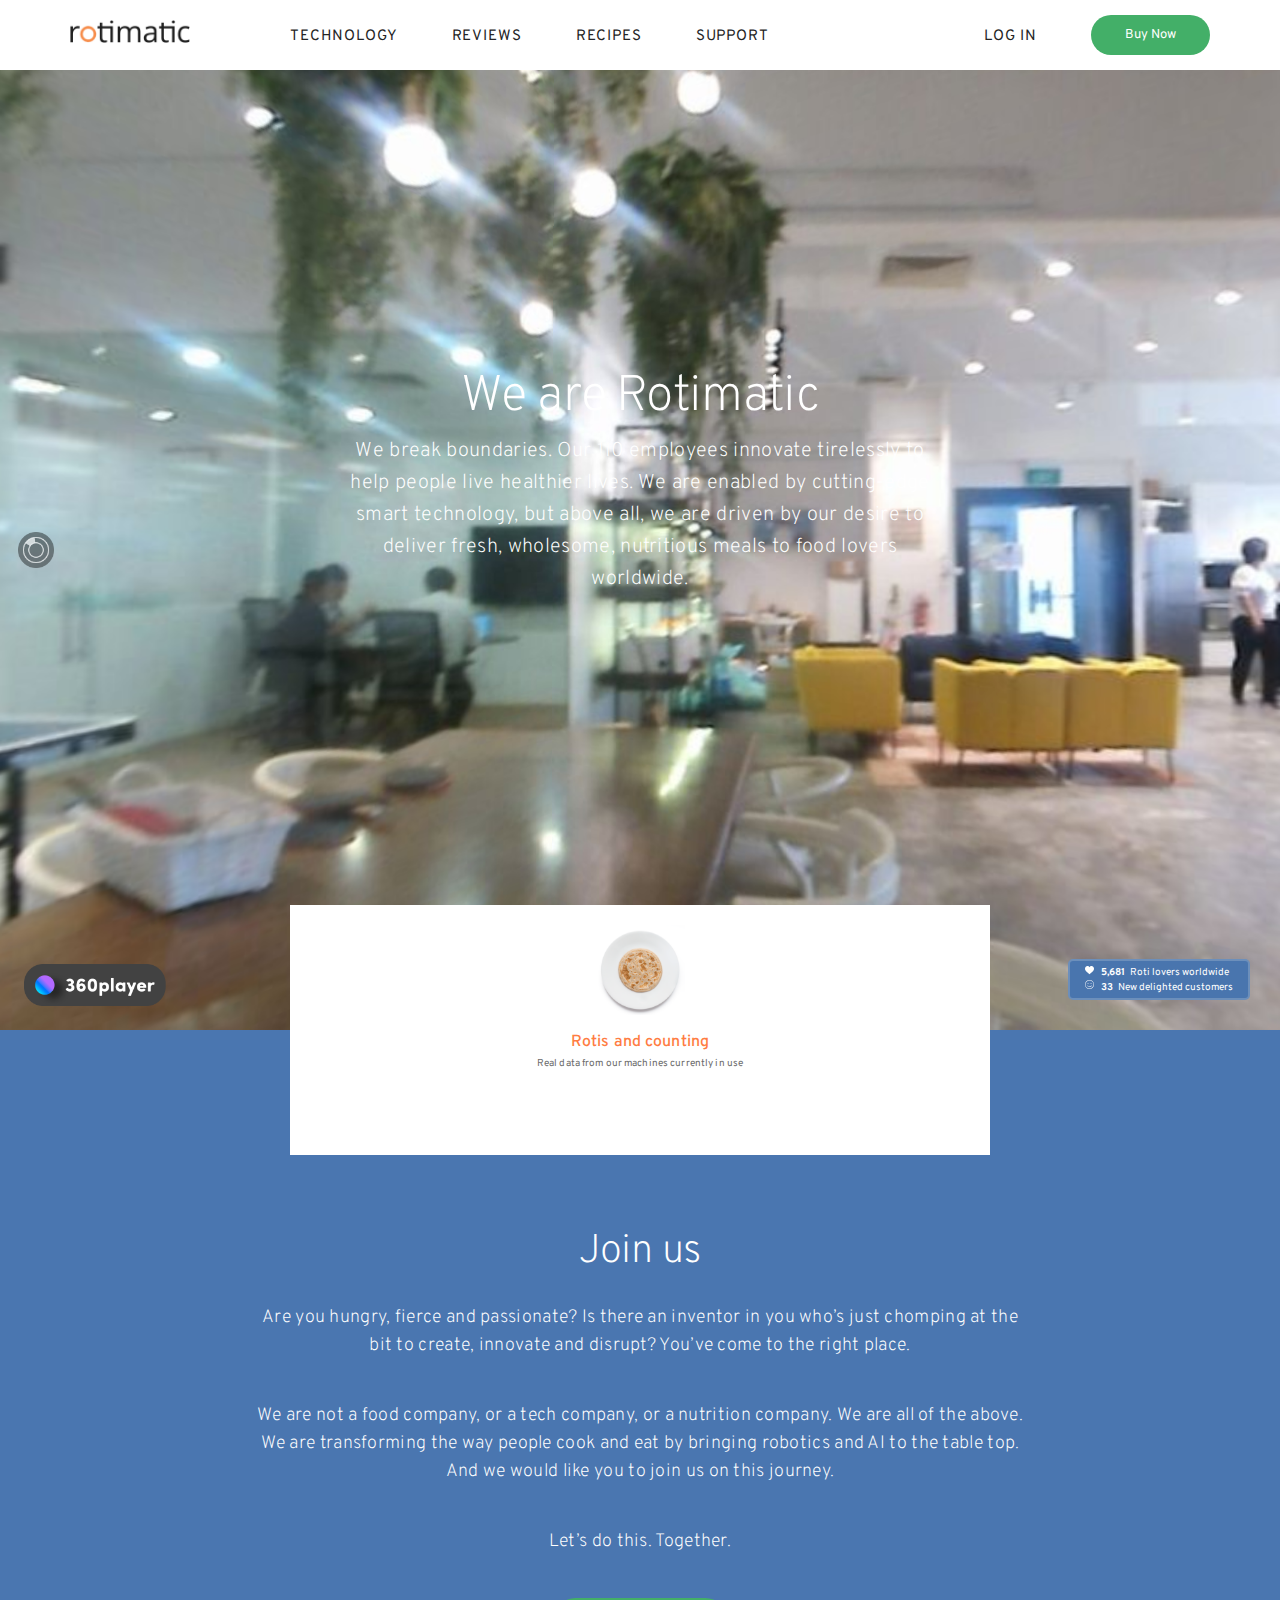
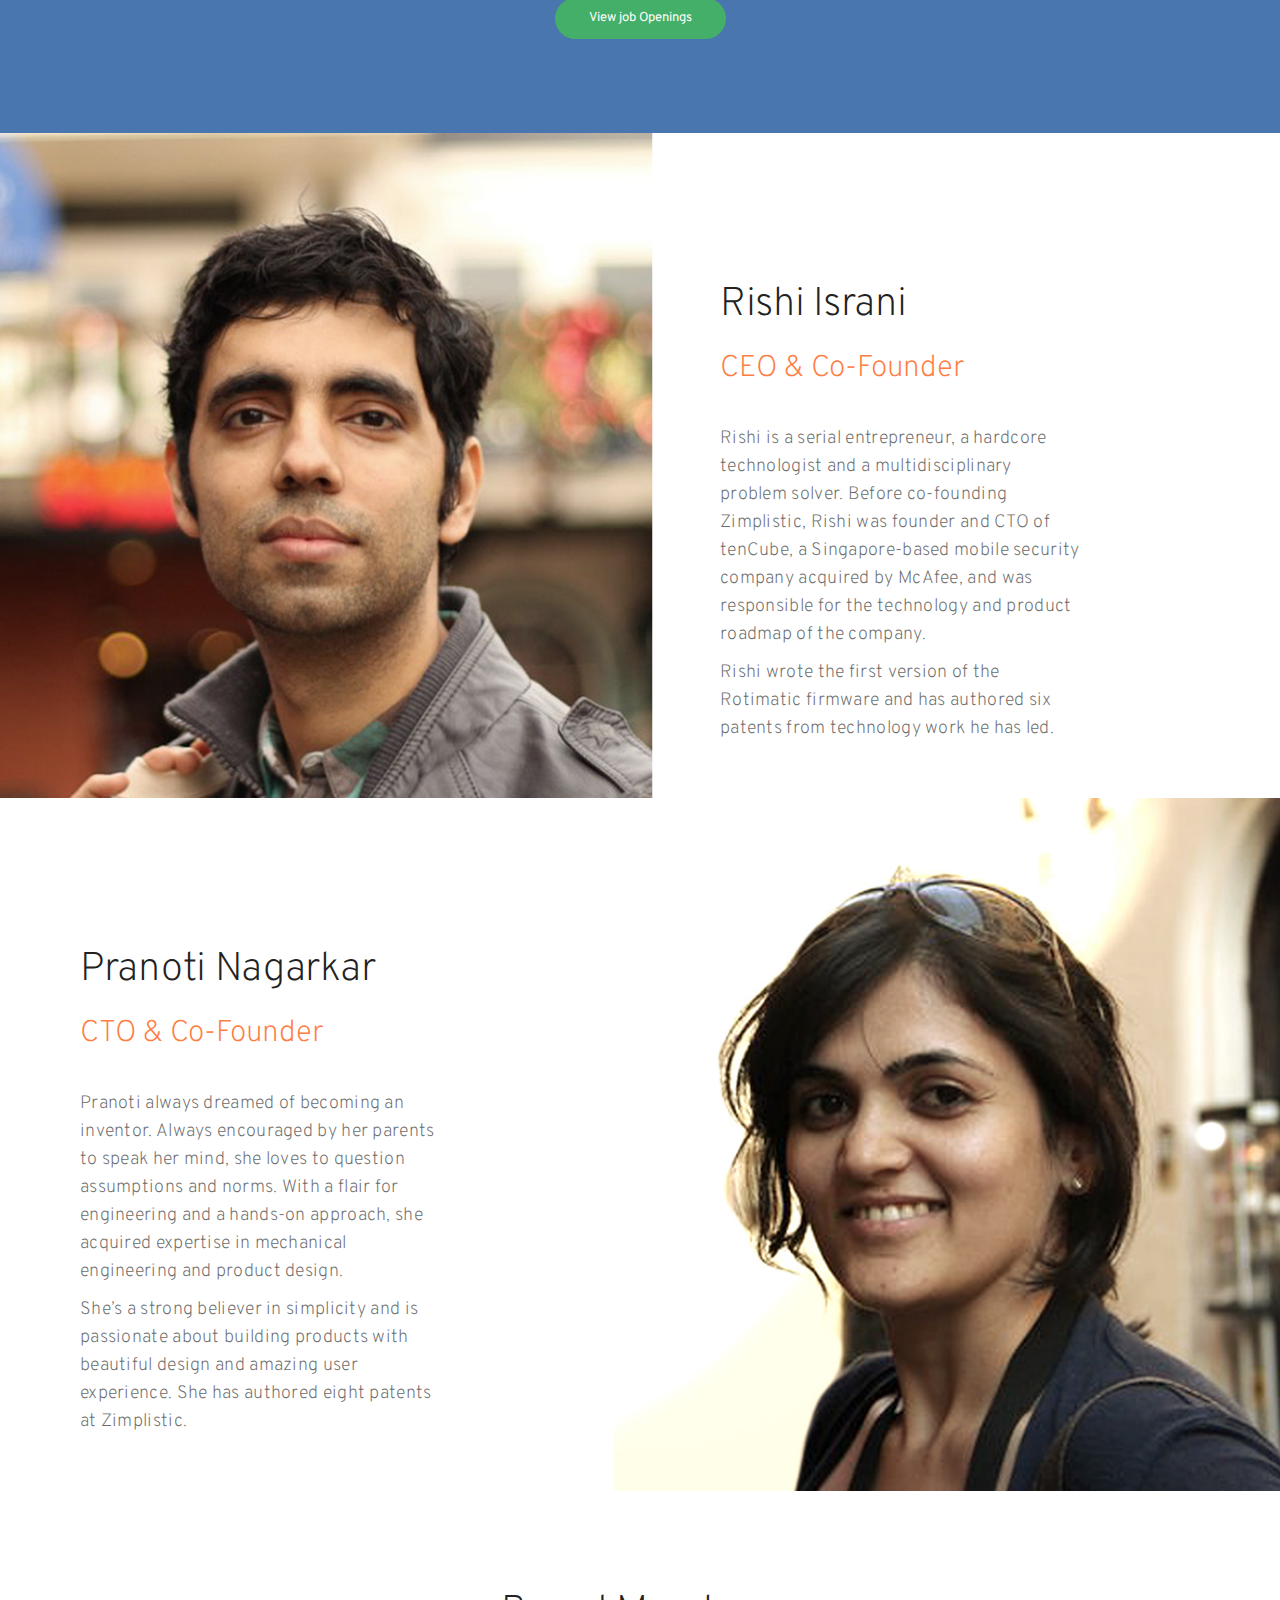
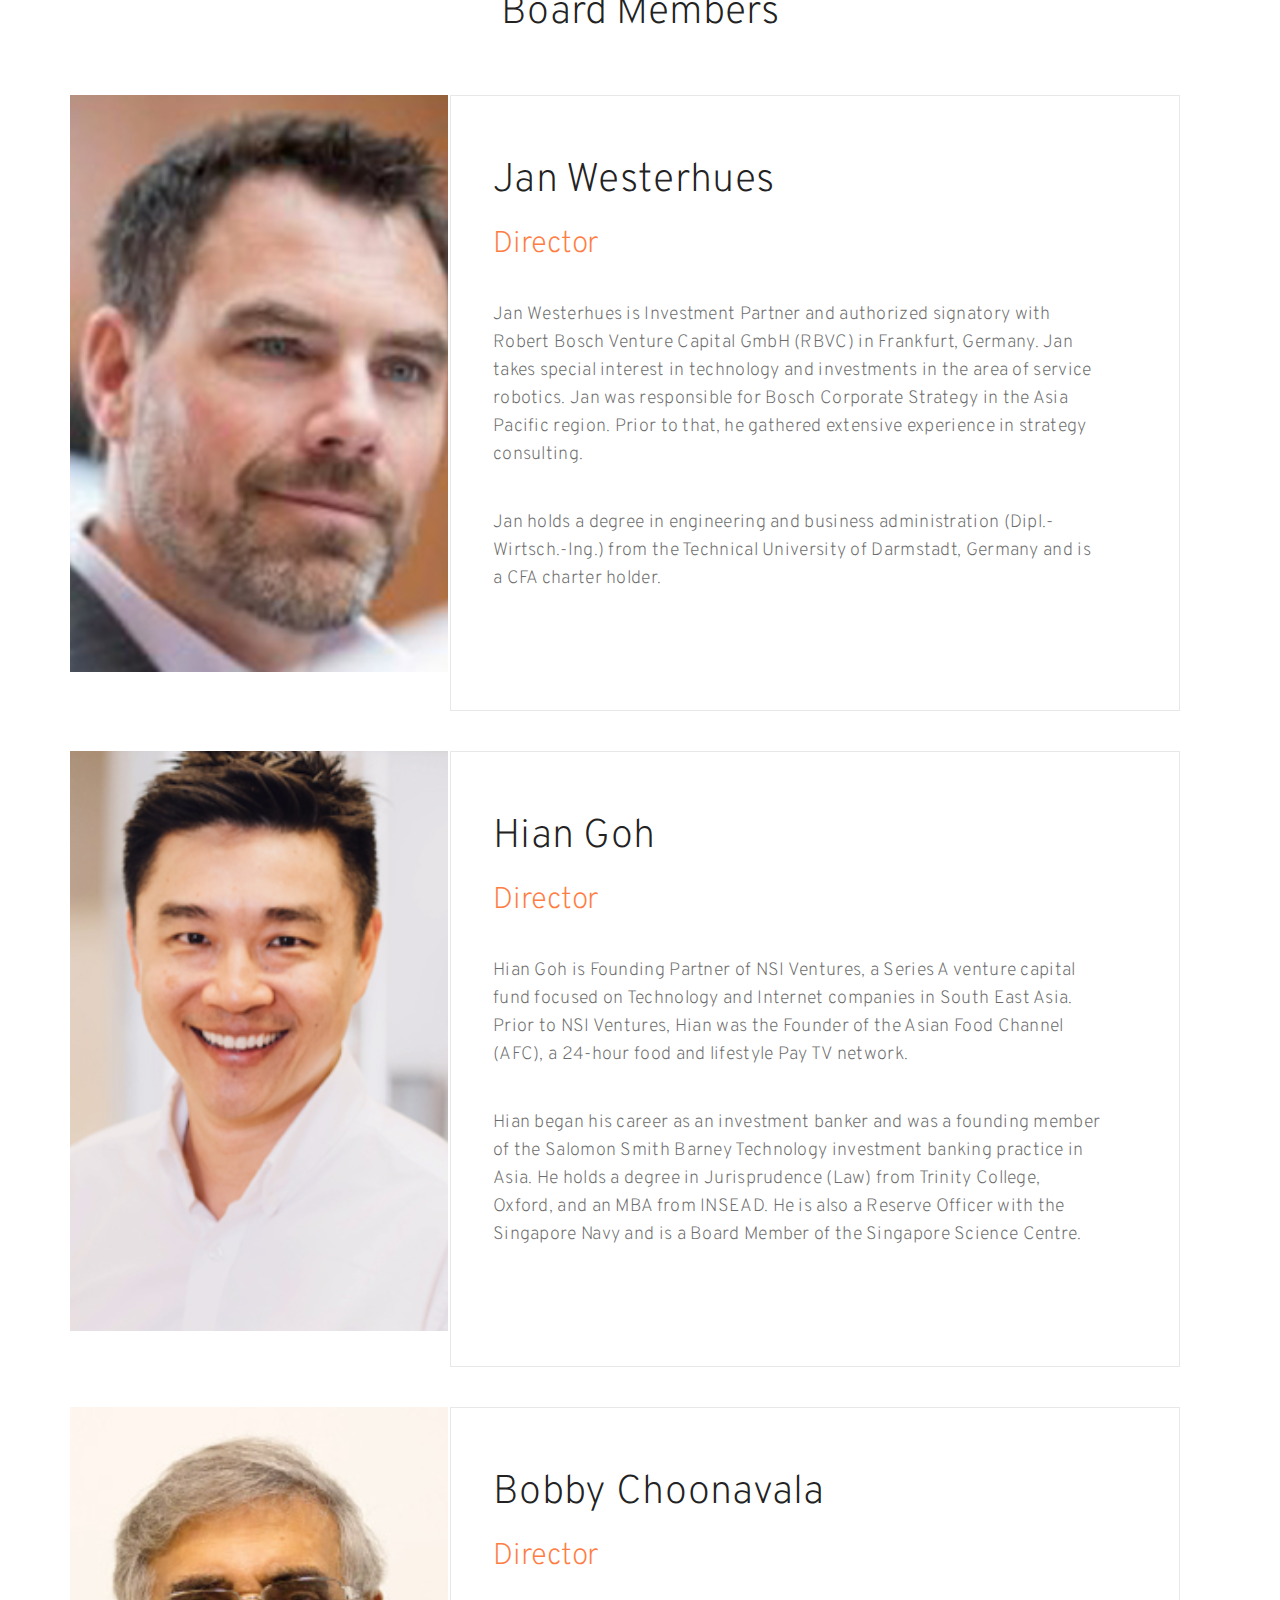
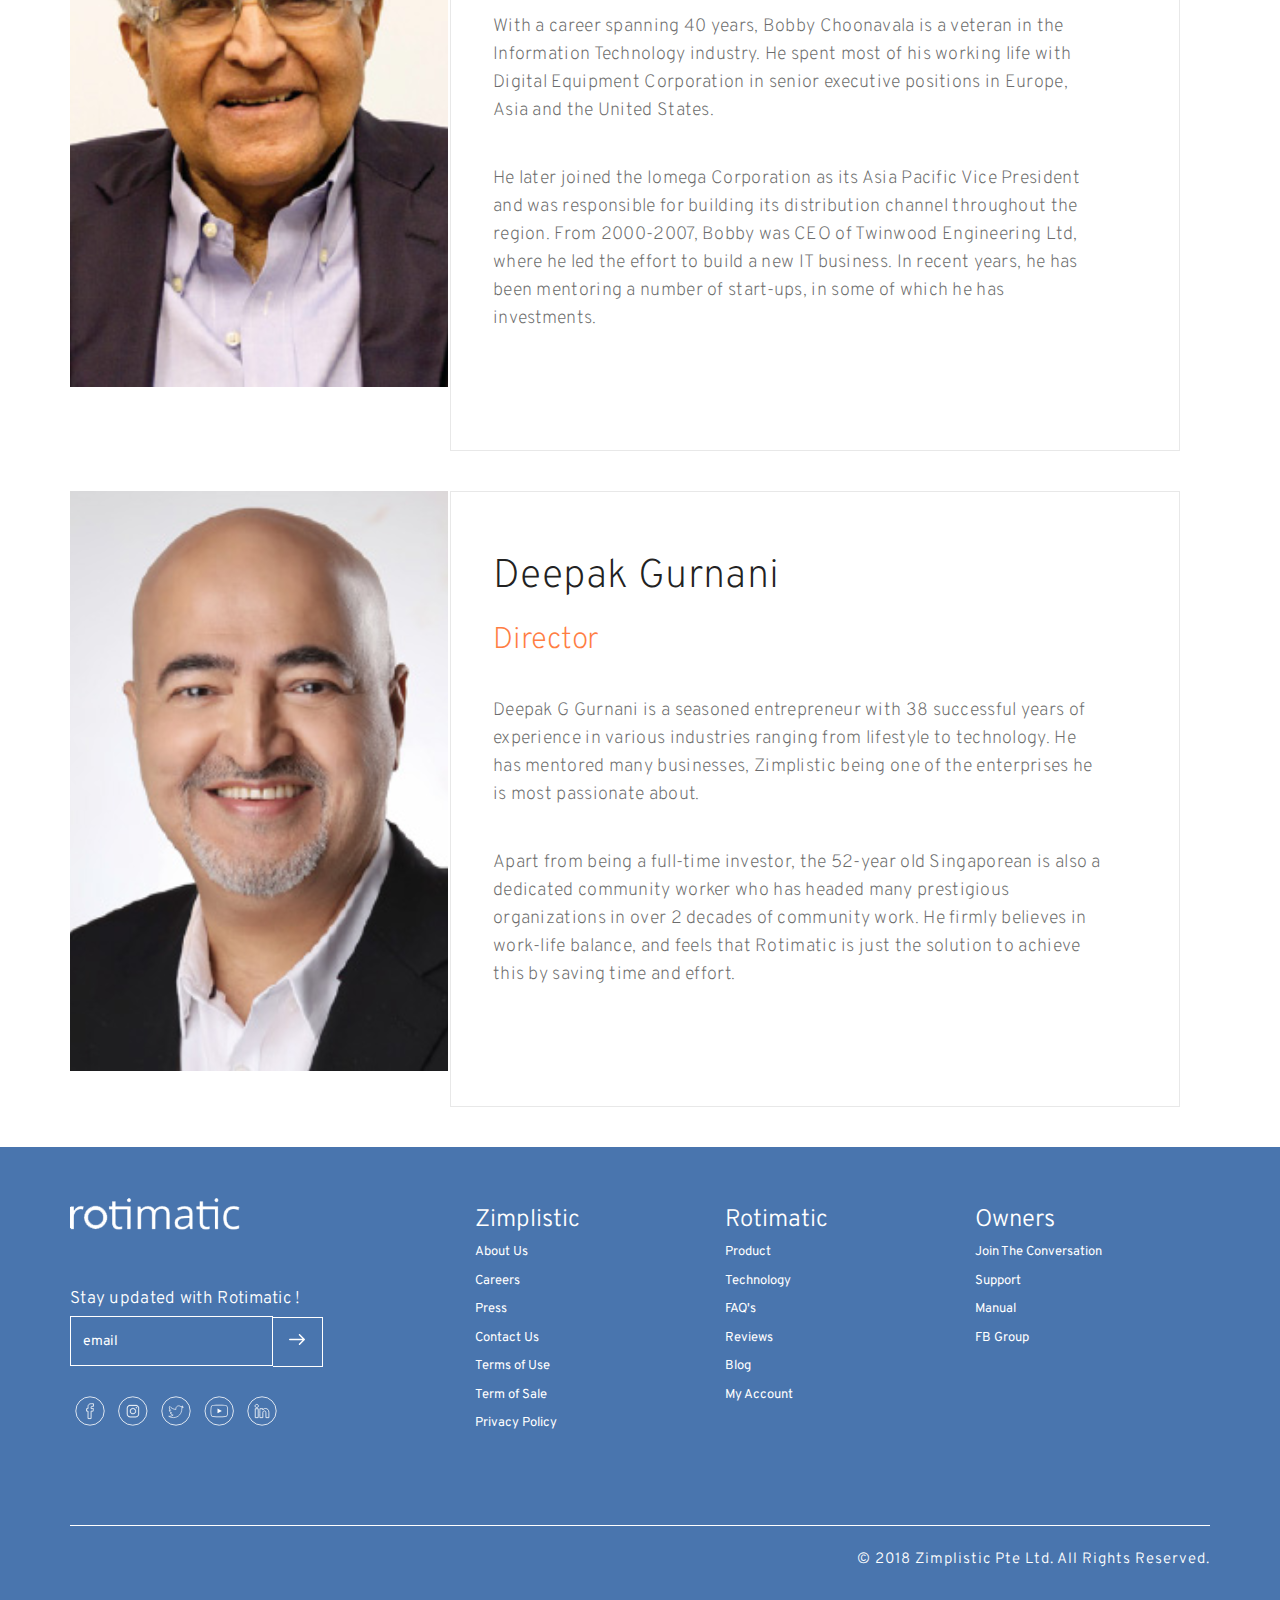
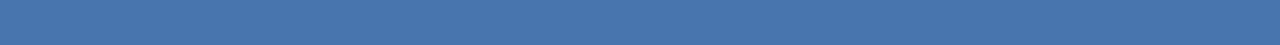
<file: about.html>
<!DOCTYPE html>
<html lang="en">
  <head>
    <meta charset="utf-8">
    <meta http-equiv="X-UA-Compatible" content="IE=edge">
    <meta name="viewport" content="width=device-width, initial-scale=1">
    <!-- The above 3 meta tags *must* come first in the head; any other head content must come *after* these tags -->
    <title>Rotimatic | About Page</title>
    <!-- Bootstrap -->
    <link href="css/bootstrap.min.css" rel="stylesheet">
    <link href="css/style.css" rel="stylesheet">
    <!-- HTML5 shim and Respond.js for IE8 support of HTML5 elements and media queries -->
    <!-- WARNING: Respond.js doesn't work if you view the page via file:// -->
    <!--[if lt IE 9]>
      <script src="https://oss.maxcdn.com/html5shiv/3.7.3/html5shiv.min.js"></script>
      <script src="https://oss.maxcdn.com/respond/1.4.2/respond.min.js"></script>
    <![endif]-->
  </head>
  <body>
    <div class="wrapper">
    	<!-- header -->
    	<header>
            <nav class="navbar navbar-default">
                <div class="container">
                <!-- Brand and toggle get grouped for better mobile display -->
                    <div class="navbar-header">
                        <button type="button" class="navbar-toggle collapsed" data-toggle="collapse" data-target="#bs-example-navbar-collapse-1" aria-expanded="false">
                            <svg width="27px" height="17px" viewBox="0 0 27 17" version="1.1" xmlns="http://www.w3.org/2000/svg" xmlns:xlink="http://www.w3.org/1999/xlink" class="open-menu">
                                <!-- Generator: Sketch 50 (54983) - http://www.bohemiancoding.com/sketch -->
                                <desc>Created with Sketch.</desc>
                                <defs></defs>
                                <g id="Symbols" stroke="none" stroke-width="1" fill="none" fill-rule="evenodd">
                                    <g id="Icons/Mobile/Burger-Menu" fill="#6C6C6C">
                                        <path d="M1,2 L25.5,2 C26.052,2 26.5,1.552 26.5,1 C26.5,0.448 26.052,0 25.5,0 L1,0 C0.448,0 0,0.448 0,1 C0,1.552 0.448,2 1,2" id="Fill-1"></path>
                                        <path d="M1,9.5 L25.5,9.5 C26.052,9.5 26.5,9.052 26.5,8.5 C26.5,7.948 26.052,7.5 25.5,7.5 L1,7.5 C0.448,7.5 0,7.948 0,8.5 C0,9.052 0.448,9.5 1,9.5" id="Fill-3"></path>
                                        <path d="M1,17 L25.5,17 C26.052,17 26.5,16.552 26.5,16 C26.5,15.448 26.052,15 25.5,15 L1,15 C0.448,15 0,15.448 0,16 C0,16.552 0.448,17 1,17" id="Fill-5"></path>
                                    </g>
                                </g>
                            </svg>
                            <svg width="27px" height="17px" viewBox="0 0 27 28" version="1.1" xmlns="http://www.w3.org/2000/svg" xmlns:xlink="http://www.w3.org/1999/xlink" class="close-menu">
                                <!-- Generator: Sketch 50 (54983) - http://www.bohemiancoding.com/sketch -->
                                <desc>Created with Sketch.</desc>
                                <defs></defs>
                                <g id="Symbols" stroke="none" stroke-width="1" fill="none" fill-rule="evenodd">
                                    <g id="Icons/Mobile/Close" fill="#6C6C6C" fill-rule="nonzero">
                                        <g id="cancel">
                                            <path d="M12.2094844,13.8315938 L0.258609375,25.7824687 C-0.07340625,26.1144844 -0.07340625,26.652375 0.258609375,26.9843906 C0.42440625,27.1506094 0.64209375,27.2332969 0.859359375,27.2332969 C1.07704687,27.2332969 1.2943125,27.1506094 1.46010938,26.9843906 L13.5008438,14.9436562 L25.5415781,26.9843906 C25.7077969,27.1506094 25.9250625,27.2332969 26.1423281,27.2332969 C26.3595938,27.2332969 26.5772812,27.1506094 26.7430781,26.9843906 C27.0750938,26.652375 27.0750938,26.1144844 26.7430781,25.7824687 L14.792625,13.8315938 L26.7510937,1.87228125 C27.0831094,1.54026562 27.0831094,1.002375 26.7510937,0.670359375 C26.4190781,0.338765625 25.8811875,0.338765625 25.5495937,0.670359375 L13.5012656,12.7195312 L1.45167187,0.67078125 C1.11965625,0.3391875 0.5821875,0.3391875 0.250171875,0.67078125 C-0.08184375,1.00279687 -0.08184375,1.5406875 0.250171875,1.87270313 L12.2094844,13.8315938 Z" id="Shape"></path>
                                        </g>
                                    </g>
                                </g>
                            </svg>
                        </button>
                        <a class="navbar-brand logo" href="index.html">
                            <svg width="120px" height="23px" viewBox="0 0 120 23" version="1.1" xmlns="http://www.w3.org/2000/svg" xmlns:xlink="http://www.w3.org/1999/xlink">
                                <!-- Generator: Sketch 50 (54983) - http://www.bohemiancoding.com/sketch -->
                                <desc>Created with Sketch.</desc>
                                <defs></defs>
                                <g id="Symbols" stroke="none" stroke-width="1" fill="none" fill-rule="evenodd">
                                    <g id="Components/Desktop/Navigation-Bar/White-Background/Green-Buy-Now" transform="translate(-208.000000, -18.000000)">
                                        <g id="Components/Navigation-Bar/Transparent-Background/Light">
                                            <g id="Nav-Bar">
                                                <g id="Logo/Colored" transform="translate(208.000000, 18.000000)">
                                                    <image id="rotimatic-logo-2x" x="0" y="0" width="120" height="23" xlink:href="[data-uri]"></image>
                                                </g>
                                            </g>
                                        </g>
                                    </g>
                                </g>
                            </svg>
                        </a> 
                        <button type="button" class="hidden-lg hidden-md hidden-sm primary-btn pull-right">
                            Buy Now
                        </button>
                    </div>
                <!-- Collect the nav links, forms, and other content for toggling -->
                    <div class="collapse navbar-collapse" id="bs-example-navbar-collapse-1">
                        <ul class="nav navbar-nav first-nav">
                            <li><a href="technology.html">TECHNOLOGY</a></li>
                            <li><a href="reviews.html">REVIEWS</a></li>
                            <li><a href="recipes.html">RECIPES</a></li>
                            <li><a href="support.html">SUPPORT</a></li>
                        </ul>
                     
                      <ul class="nav navbar-nav navbar-right">
                        <li><a href="javascript:void(0)">LOG IN</a></li>
                        <li>
                            <button type="button" class="primary-btn">Buy Now</button>
                        </li>
                      </ul>
                    </div><!-- /.navbar-collapse -->
                </div><!-- /.container-->
            </nav>
    	</header>
    	<!-- /header -->
    	<!-- banner-start -->
    	<section class="banner about-banner">
            <!-- <div class="banner-overlay"></div> -->
    		<div class="container">
                <div class="about-banner-mobile hidden-lg  hidden-md hidden-sm">
                    <img src="images/3b5b4ddb3fb9b35e0fb0948aafea1befb2253a28.png" alt="rotimatic">
                </div>
                <div class="banner-caption">
                    <h1>We are Rotimatic</h1>
                    <p>We break boundaries. Our 110 employees innovate tirelessly to help people live healthier lives. We are enabled by cutting-edge smart technology, but above all, we are driven by our desire to deliver fresh, wholesome, nutritious meals to food lovers worldwide.</p>
                </div>
    			<div class="roti-counting">
                    <div class="roti-img">
                        <img src="images/6f478e34eec9d0068848098a44410a11f3011fbc.png" alt="rotimatic">
                    </div>
    				<h6>Rotis and counting</h6>
    				<span>Real data from our machines currently in use</span>
    			</div>
    		</div>
    		<div class="roti-lovers">
    			<span>
    				<svg width="9px" height="9px" viewBox="0 0 9 9" version="1.1" xmlns="http://www.w3.org/2000/svg" xmlns:xlink="http://www.w3.org/1999/xlink">
                        <!-- Generator: Sketch 50 (54983) - http://www.bohemiancoding.com/sketch -->
                        <desc>Created with Sketch.</desc>
                        <defs></defs>
                        <g id="Symbols" stroke="none" stroke-width="1" fill="none" fill-rule="evenodd">
                            <g id="Assets/Popup/New-Customers" transform="translate(-5.000000, -3.000000)" fill="#FFFFFF">
                                <g id="Group-10" transform="translate(-10.000000, -8.000000)">
                                    <g id="Group-6" transform="translate(15.000000, 9.000000)">
                                        <g id="Page-1" transform="translate(0.000000, 2.000000)">
                                            <path d="M8.98512378,2.49523483 C8.85375008,1.04925871 7.83028147,0.000173087876 6.54943118,0.000173087876 C5.69610795,0.000173087876 4.91461619,0.459375224 4.47514607,1.19534487 C4.03948389,0.449855391 3.29018647,0 2.45053718,0 C1.16985999,0 0.146218284,1.04908562 0.015017674,2.49506174 C0.00463240141,2.55893116 -0.0379472162,2.89506782 0.0915225154,3.44323712 C0.278111246,4.23390254 0.709100058,4.95308267 1.33758214,5.52254178 L4.47306902,8.36793338 L7.66221314,5.52271487 C8.29086831,4.95308267 8.72185712,4.23407563 8.90844585,3.44323712 C9.03791558,2.89524091 8.99533596,2.55910425 8.98512378,2.49523483" id="Fill-1"></path>
                                        </g>
                                    </g>
                                </g>
                            </g>
                        </g>
                    </svg>
    				<strong>5,681</strong>Roti lovers worldwide
    			</span>
    			<span>
    				<svg width="9px" height="10px" viewBox="0 0 9 10" version="1.1" xmlns="http://www.w3.org/2000/svg" xmlns:xlink="http://www.w3.org/1999/xlink">
                        <!-- Generator: Sketch 50 (54983) - http://www.bohemiancoding.com/sketch -->
                        <desc>Created with Sketch.</desc>
                        <defs>
                            <polygon id="path-1" points="0 0.000124662162 8.99987838 0.000124662162 8.99987838 9 0 9"></polygon>
                        </defs>
                        <g id="Symbols" stroke="none" stroke-width="1" fill="none" fill-rule="evenodd">
                            <g id="Assets/Popup/New-Customers" transform="translate(-15.000000, -25.000000)">
                                <g id="Group-10">
                                    <g id="Group-3" transform="translate(15.000000, 25.030284)">
                                        <g id="Group" fill="#FFFFFF">
                                            <path d="M1.67156757,7.34473277 C1.38162162,7.05642872 1.13548986,6.72415845 0.943844595,6.35898953 C0.651952703,5.80290507 0.486486486,5.17047264 0.486486486,4.50006385 C0.486486486,2.28703682 2.28691216,0.486611149 4.49993919,0.486611149 C5.549625,0.486611149 6.50630068,0.891854392 7.22222635,1.55390169 C7.59341554,1.89711791 7.89993243,2.30929358 8.12094932,2.76999628 C8.37240203,3.29415507 8.51339189,3.88094899 8.51339189,4.50006385 C8.51339189,6.71309088 6.71296622,8.51351655 4.49993919,8.51351655 C3.39756081,8.51351655 2.39761824,8.06667872 1.67156757,7.34473277 Z M0,4.50006385 C0,6.98129696 2.01867568,9.00000304 4.49993919,9.00000304 C6.9811723,9.00000304 8.99987838,6.98129696 8.99987838,4.50006385 C8.99987838,2.01880034 6.98123311,0.000124662162 4.49993919,0.000124662162 C2.01867568,0.000124662162 0,2.01880034 0,4.50006385 Z" id="Fill-1"></path>
                                            <path d="M3.03038514,3.01019595 C3.2990473,3.01019595 3.51687162,3.22802027 3.51687162,3.49668243 C3.51687162,3.76534459 3.2990473,3.98316892 3.03038514,3.98316892 C2.76172297,3.98316892 2.54389865,3.76534459 2.54389865,3.49668243 C2.54389865,3.22802027 2.76172297,3.01019595 3.03038514,3.01019595" id="Fill-4"></path>
                                            <path d="M6.04052027,3.01019595 C6.30921284,3.01019595 6.52700676,3.22802027 6.52700676,3.49668243 C6.52700676,3.76534459 6.30921284,3.98316892 6.04052027,3.98316892 C5.7718277,3.98316892 5.55403378,3.76534459 5.55403378,3.49668243 C5.55403378,3.22802027 5.7718277,3.01019595 6.04052027,3.01019595" id="Fill-6"></path>
                                            <path d="M4.49132838,6.99321588 C5.4324973,6.99321588 6.33447365,6.51189831 6.85090946,5.71275304 L6.44229122,5.4487125 C5.96805811,6.18254696 5.1006223,6.59207736 4.23203108,6.49186115 C3.55514595,6.41381047 2.92918986,6.02383074 2.55754459,5.4487125 L2.14895676,5.71275304 C2.5986527,6.40870236 3.35653784,6.88059426 4.17626757,6.97515507 C4.28150068,6.98728682 4.38658176,6.99321588 4.49132838,6.99321588" id="Fill-8"></path>
                                        </g>
                                        <mask id="mask-2" fill="white">
                                            <use xlink:href="#path-1"></use>
                                        </mask>
                                        <g id="Clip-2"></g>
                                    </g>
                                </g>
                            </g>
                        </g>
                    </svg>
    				<strong>33</strong>New delighted customers
    			</span>
    		</div>
            <!-- <div class="banner-caption hidden-lg hidden-md hidden-sm">
                <h1>We are Rotimatic</h1>
                <p>We break boundaries. Our 110 employees innovate tirelessly to help people live healthier lives. We are enabled by cutting-edge smart technology, but above all, we are driven by our desire to deliver fresh, wholesome, nutritious meals to food lovers worldwide.</p>
            </div>
            <div class="roti-counting hidden-lg hidden-md hidden-sm">
                <div class="roti-img">
                    <img src="images/6f478e34eec9d0068848098a44410a11f3011fbc.png" alt="rotimatic">
                </div>
                <h6>Rotis and counting</h6>
                <span>Real data from our machines currently in use</span>
            </div> -->
        </section>
    	<!-- banner-end -->
        <!-- join-us-start -->
        <section class="join-us-main-box">
            <div class="container">
                <div class="join-us-inner-box">
                    <div class="section-title">
                        <h2>Join us</h2>
                    </div>
                    <p class="hidden-xs">Are you hungry, fierce and passionate? Is there an inventor in you who’s just chomping at the bit to create, innovate and disrupt? You’ve come to the right place.</p>
                    <p class="hidden-lg hidden-md hidden-sm">Is there an inventor in you who’s just chomping at the bit to create, innovate and disrupt? You’ve come to the right place.</p>
                    <p class="hidden-lg hidden-md hidden-sm">We are transforming the way people cook and eat by bringing robotics and AI to the table top. And we would like you to join us on this journey.</p>
                    <p class="hidden-xs">We are not a food company, or a tech company, or a nutrition company. We are all of the above. We are transforming the way people cook and eat by bringing robotics and AI to the table top. And we would like you to join us on this journey.</p>
                    <p>Let’s do this. Together.</p>
                    <button type="button" class="primary-btn">View job Openings</button>
                </div>
            </div>
        </section>
        <!-- join-us-ends -->
        <!-- intro-ceo-start -->
        <section class="intro-ceo-main-box">
            <div class="container-fluid no-padding">
                <div class="intro-inner-box">
                    <div class="col-md-left no-padding">
                        <div class="intro-seo-img">
                            <img src="images/05b03ec22bd7cc6406fc958d1b2ab615c1916e98.png" alt="rotimatic">
                        </div>
                    </div>
                    <div class="col-md-right no-padding">
                        <div class="intro-seo-info
                        ">
                            <h3>Rishi Israni</h3>
                            <h4>CEO & Co-Founder</h4>
                            <p>Rishi is a serial entrepreneur, a hardcore technologist and a multidisciplinary problem solver. Before co-founding Zimplistic, Rishi was founder and CTO of tenCube, a Singapore-based mobile security company acquired by McAfee, and was responsible for the technology and product roadmap of the company.</p>
                            <p>Rishi wrote the first version of the Rotimatic firmware and has authored six patents from technology work he has led.</p>
                        </div>
                    </div>
                </div>
                <div class="intro-inner-box display-direction">
                    <div class="col-md-right no-padding">
                        <div class="intro-seo-info
                        ">
                            <h3>Pranoti Nagarkar</h3>
                            <h4>CTO & Co-Founder</h4>
                            <p>Pranoti always dreamed of becoming an inventor. Always encouraged by her parents to speak her mind, she loves to question assumptions and norms. With a flair for engineering and a hands-on approach, she acquired expertise in mechanical engineering and product design.</p>
                            <p>She’s a strong believer in simplicity and is passionate about building products with beautiful design and amazing user experience. She has authored eight patents at Zimplistic.</p>
                        </div>
                    </div>
                    <div class="col-md-left no-padding">
                        <div class="intro-seo-img">
                            <img src="images/c4671e108a06bb03b045f1022525371db81f5be5.png" alt="rotimatic">
                        </div>
                    </div>
                </div>
            </div>
        </section>
        <!-- intro-ceo-ends -->
        <!-- board-members-start -->
        <section class="board-members-main-box">
            <div class="container">
                <div class="section-title">
                    <h2>Board Members</h2>
                </div>
                <div class="row board-member-inner-box">
                    <div class="col-md-4">
                        <div class="board-member-pic">
                            <img src="images/f34642712d06dcc75e84ae82828878e5be510a30.png" alt="rotimatic">
                        </div>
                    </div>
                    <div class="col-md-8">
                        <div class="board-member-info">
                            <h3>Jan Westerhues</h3>
                            <h4>Director</h4>
                            <p>Jan Westerhues is Investment Partner and authorized signatory with Robert Bosch Venture Capital GmbH (RBVC) in Frankfurt, Germany. Jan takes special interest in technology and investments in the area of service robotics. Jan was responsible for Bosch Corporate Strategy in the Asia Pacific region. Prior to that, he gathered extensive experience in strategy consulting.</p>
                            <p>Jan holds a degree in engineering and business administration (Dipl.-Wirtsch.-Ing.) from the Technical University of Darmstadt, Germany and is a CFA charter holder.</p> 
                        </div>
                    </div>
                </div>
                <div class="row board-member-inner-box">
                    <div class="col-md-4">
                        <div class="board-member-pic">
                            <img src="images/5113a9ce03e04a87d1df4bcd6563294da696f893.png" alt="rotimatic">
                        </div>
                    </div>
                    <div class="col-md-8">
                        <div class="board-member-info">
                            <h3>Hian Goh</h3>
                            <h4>Director</h4>
                            <p>Hian Goh is Founding Partner of NSI Ventures, a Series A venture capital fund focused on Technology and Internet companies in South East Asia. Prior to NSI Ventures, Hian was the Founder of the Asian Food Channel (AFC), a 24-hour food and lifestyle Pay TV network.</p>
                            <p>Hian began his career as an investment banker and was a founding member of the Salomon Smith Barney Technology investment banking practice in Asia. He holds a degree in Jurisprudence (Law) from Trinity College, Oxford, and an MBA from INSEAD. He is also a Reserve Officer with the Singapore Navy and is a Board Member of the Singapore Science Centre.</p> 
                        </div>
                    </div>
                </div>
                <div class="row board-member-inner-box">
                    <div class="col-md-4">
                        <div class="board-member-pic">
                            <img src="images/0d55eb163e012aa4c8387dd43baa6c69539dcf34.png" alt="rotimatic">
                        </div>
                    </div>
                    <div class="col-md-8">
                        <div class="board-member-info">
                            <h3>Bobby Choonavala</h3>
                            <h4>Director</h4>
                            <p>With a career spanning 40 years, Bobby Choonavala is a veteran in the Information Technology industry. He spent most of his working life with Digital Equipment Corporation in senior executive positions in Europe, Asia and the United States.</p>
                            <p>He later joined the Iomega Corporation as its Asia Pacific Vice President and was responsible for building its distribution channel throughout the region. From 2000-2007, Bobby was CEO of Twinwood Engineering Ltd, where he led the effort to build a new IT business. In recent years, he has been mentoring a number of start-ups, in some of which he has investments.</p> 
                        </div>
                    </div>
                </div>
                <div class="row board-member-inner-box">
                    <div class="col-md-4">
                        <div class="board-member-pic">
                            <img src="images/07634290218795f3522021035a539bba083ad4f7.png" alt="rotimatic">
                        </div>
                    </div>
                    <div class="col-md-8">
                        <div class="board-member-info">
                            <h3>Deepak Gurnani</h3>
                            <h4>Director</h4>
                            <p>Deepak G Gurnani is a seasoned entrepreneur with 38 successful years of experience in various industries ranging from lifestyle to technology. He has mentored many businesses, Zimplistic being one of the enterprises he is most passionate about.</p>
                            <p>Apart from being a full-time investor, the 52-year old Singaporean is also a dedicated community worker who has headed many prestigious organizations in over 2 decades of community work. He firmly believes in work-life balance, and feels that Rotimatic is just the solution to achieve this by saving time and effort.</p> 
                        </div>
                    </div>
                </div>
            </div>
        </section>
        <!-- board-members-ends -->
    	<!-- Footer-start -->
    	<footer>
    		<div class="container">
    			<div class="row">
    				<div class="col-sm-4">
    					<div class="footer-logo">
    						<a href="index.html">
    							<svg width="170px" height="34px" viewBox="0 0 170 34" version="1.1" xmlns="http://www.w3.org/2000/svg" xmlns:xlink="http://www.w3.org/1999/xlink">
                                    <!-- Generator: Sketch 50 (54983) - http://www.bohemiancoding.com/sketch -->
                                    <desc>Created with Sketch.</desc>
                                    <defs></defs>
                                    <g id="Symbols" stroke="none" stroke-width="1" fill="none" fill-rule="evenodd">
                                        <g id="Components/Desktop/Footer" transform="translate(-209.000000, -71.000000)">
                                            <g id="Group-18" transform="translate(208.000000, 71.000000)">
                                                <g id="Logo/Full-White" transform="translate(1.000000, 1.000000)">
                                                    <image id="rotimatic-logo-2x-Fullwhite" x="0" y="-0.6875" width="170" height="33" xlink:href="[data-uri]"></image>
                                                </g>
                                            </g>
                                        </g>
                                    </g>
                                </svg>
    						</a>
    					</div>
    					<div class="updated-rotimatic">
    						<form>
    							<div class="form-group">
    								<label>Stay updated with Rotimatic !</label>
    								<input type="text" class="form-control" placeholder="email">
    								<button type="submit" class="updated-btn">
    									<svg width="16px" height="11px" viewBox="0 0 16 11" version="1.1" xmlns="http://www.w3.org/2000/svg" xmlns:xlink="http://www.w3.org/1999/xlink">
                                            <!-- Generator: Sketch 50 (54983) - http://www.bohemiancoding.com/sketch -->
                                            <desc>Created with Sketch.</desc>
                                            <defs></defs>
                                            <g id="Symbols" stroke="none" stroke-width="1" fill="none" fill-rule="evenodd">
                                                <g id="Components/Mobile/Footer/Expanded" transform="translate(-267.000000, -180.000000)" fill="#FFFFFF">
                                                    <path d="M282.78208,184.979205 L278.020751,180.217875 C277.73025,179.927375 277.259117,179.927375 276.968616,180.217875 C276.678056,180.508436 276.678056,180.97945 276.968616,181.27001 L280.45992,184.761314 L267.743958,184.761314 C267.333114,184.761314 267,185.094429 267,185.505272 C267,185.916056 267.333114,186.24923 267.743958,186.24923 L280.45992,186.24923 L276.968735,189.740534 C276.678175,190.031094 276.678175,190.502108 276.968735,190.792668 C277.113956,190.937829 277.304409,191.010559 277.494803,191.010559 C277.685196,191.010559 277.875649,190.937829 278.02087,190.792668 L282.78208,186.031339 C283.07264,185.740779 283.07264,185.269765 282.78208,184.979205" id="Fill-1"></path>
                                                </g>
                                            </g>
                                        </svg>
    								</button>
    							</div>
    						</form>
    					</div>
    					<div class="footer-social-icons">
    						<ul class="list-inline list-unstyled">
    							<li>
    								<a href="javascript:void(0)">
    									<svg width="30px" height="30px" viewBox="0 0 37 37" version="1.1" xmlns="http://www.w3.org/2000/svg" xmlns:xlink="http://www.w3.org/1999/xlink">
                                            <!-- Generator: Sketch 50 (54983) - http://www.bohemiancoding.com/sketch -->
                                            <desc>Created with Sketch.</desc>
                                            <defs></defs>
                                            <g id="Symbols" stroke="none" stroke-width="1" fill="none" fill-rule="evenodd">
                                                <g id="Components/Mobile/Footer/Expanded" transform="translate(-51.000000, -239.000000)" stroke="#FFFFFF">
                                                    <g id="Icons/Facebook/White" transform="translate(52.000000, 240.000000)">
                                                        <g id="Icons/Facebook">
                                                            <circle id="Oval" cx="17.5" cy="17.5" r="17.5"></circle>
                                                            <g id="Page-1" transform="translate(13.231707, 8.536585)">
                                                                <path d="M1.84513783,3.54265613 L1.84513783,6.06116189 L0,6.06116189 L0,9.14080049 L1.84513783,9.14080049 L1.84513783,18.2924034 L5.63544264,18.2924034 L5.63544264,9.14105567 L8.17891315,9.14105567 C8.17891315,9.14105567 8.41712029,7.66439252 8.5325876,6.04980654 L5.64977504,6.04980654 L5.64977504,3.94413363 C5.64977504,3.6294161 6.06303318,3.2060785 6.4714855,3.2060785 L8.53658537,3.2060785 L8.53658537,0 L5.72875213,0 C1.75144557,-0.000212646979 1.84513783,3.08248807 1.84513783,3.54265613" id="Fill-1"></path>
                                                            </g>
                                                        </g>
                                                    </g>
                                                </g>
                                            </g>
                                        </svg>
    								</a>
    							</li>
    							<li>
    								<a href="javascript:void(0)">
    									<svg width="30px" height="30px" viewBox="0 0 37 37" version="1.1" xmlns="http://www.w3.org/2000/svg" xmlns:xlink="http://www.w3.org/1999/xlink">
                                            <!-- Generator: Sketch 50 (54983) - http://www.bohemiancoding.com/sketch -->
                                            <desc>Created with Sketch.</desc>
                                            <defs></defs>
                                            <g id="Symbols" stroke="none" stroke-width="1" fill="none" fill-rule="evenodd">
                                                <g id="Components/Mobile/Footer/Expanded" transform="translate(-96.000000, -239.000000)" stroke="#FFFFFF">
                                                    <g id="Icons/Instagram/White" transform="translate(96.750000, 240.000000)">
                                                        <g id="Icons/Instagram">
                                                            <circle id="Oval" cx="17.5" cy="17.5" r="17.5"></circle>
                                                            <g id="Page-1" transform="translate(10.243902, 10.243902)" fill="#FFFFFF" stroke-width="0.4">
                                                                <path d="M14.2071505,10.9191081 C14.2071505,12.7320786 12.7321524,14.2069845 10.9190897,14.2069845 L3.93334368,14.2069845 L3.93297482,14.2069845 C3.05618319,14.2069845 2.23103263,13.864678 1.60949545,13.2431408 C0.987866042,12.6215114 0.645559508,11.7961764 0.645559508,10.9191081 L0.645559508,3.93354656 C0.645559508,2.12048385 2.12046541,0.645577951 3.93334368,0.645577951 L10.9189975,0.645577951 C12.731968,0.645577951 14.2069661,2.12048385 14.2069661,3.93354656 L14.2071505,10.9191081 Z M10.9189975,6.455134e-05 L3.93334368,6.455134e-05 C1.76451088,6.455134e-05 4.61081e-05,1.76462154 4.61081e-05,3.93354656 L4.61081e-05,10.9191081 C4.61081e-05,13.0880332 1.76451088,14.8524979 3.93334368,14.8524979 L10.9189975,14.8524979 C13.0879225,14.8524979 14.8524795,13.0880332 14.8524795,10.9191081 L14.8524795,3.93354656 C14.8525717,2.88477172 14.4429473,1.89741287 13.6990393,1.153597 C12.9552234,0.409688911 11.9678645,6.455134e-05 10.9189975,6.455134e-05 Z" id="Fill-1"></path>
                                                                <path d="M7.42624435,10.4290251 C5.77050248,10.4290251 4.42340824,9.08211533 4.42340824,7.42637346 C4.42340824,5.77063159 5.77050248,4.42353734 7.42624435,4.42353734 C9.08207844,4.42353734 10.4290805,5.77063159 10.4290805,7.42637346 C10.4290805,9.08211533 9.08207844,10.4290251 7.42624435,10.4290251 M7.42624435,3.77811615 C5.41454795,3.77811615 3.77789484,5.41476927 3.77789484,7.42646567 C3.77789484,9.43806986 5.41454795,11.0746308 7.42624435,11.0746308 C9.43794076,11.0746308 11.0745939,9.43806986 11.0745939,7.42646567 C11.0745939,5.41476927 9.43794076,3.77811615 7.42624435,3.77811615" id="Fill-3"></path>
                                                                <path d="M11.6119469,2.60523675 C11.4419002,2.60523675 11.2760033,2.6738456 11.1568599,2.79354223 C11.035319,2.91443767 10.9664335,3.08051905 10.9664335,3.25075015 C10.9664335,3.42033574 11.0355956,3.58669377 11.1563066,3.70731256 C11.2762799,3.82737805 11.4424535,3.89626355 11.6119469,3.89626355 C11.7815325,3.89626355 11.9481672,3.82719362 12.069247,3.70675926 C12.188667,3.58733928 12.2574603,3.42088904 12.2574603,3.25075015 C12.2574603,3.08005796 12.1888514,2.91388437 12.069247,2.79474104 C11.9489049,2.6738456 11.7827313,2.60523675 11.6119469,2.60523675" id="Fill-5"></path>
                                                            </g>
                                                        </g>
                                                    </g>
                                                </g>
                                            </g>
                                        </svg>
    								</a>
    							</li>
    							<li>
    								<a href="javascript:void(0)">
    									<svg width="30px" height="30px" viewBox="0 0 37 37" version="1.1" xmlns="http://www.w3.org/2000/svg" xmlns:xlink="http://www.w3.org/1999/xlink">
                                            <!-- Generator: Sketch 50 (54983) - http://www.bohemiancoding.com/sketch -->
                                            <desc>Created with Sketch.</desc>
                                            <defs></defs>
                                            <g id="Symbols" stroke="none" stroke-width="1" fill="none" fill-rule="evenodd">
                                                <g id="Components/Desktop/Footer" transform="translate(-299.000000, -260.000000)" stroke="#FFFFFF">
                                                    <g id="Group-18" transform="translate(208.000000, 71.000000)">
                                                        <g id="Icons/Twitter/White" transform="translate(92.000000, 190.000000)">
                                                            <g id="Icons/Twitter">
                                                                <circle id="Oval" cx="17.5" cy="17.5" r="17.5"></circle>
                                                                <path d="M26.4634146,12.8204434 C25.8036066,13.1128094 25.0956422,13.3110886 24.3517947,13.3996098 C25.1113135,12.944789 25.6927062,12.2233794 25.9682584,11.3664053 C25.2558122,11.7875986 24.4694031,12.093439 23.6314689,12.2592331 C22.9604713,11.5434184 22.0060419,11.097561 20.9474198,11.097561 C18.9164708,11.097561 17.2697482,12.7442835 17.2697482,14.7741195 C17.2697482,15.0620037 17.3022334,15.3431801 17.3649774,15.6120536 C14.3090338,15.4585622 11.5992368,13.9944476 9.78560701,11.7696717 C9.46857697,12.3118713 9.28822457,12.9436466 9.28822457,13.6180421 C9.28822457,14.8939834 9.93795602,16.0198018 10.9237575,16.6784674 C10.3210694,16.6583143 9.75423501,16.4925202 9.25799496,16.2169387 L9.25799496,16.2628689 C9.25799496,18.0440136 10.5260859,19.5305369 12.2075197,19.8688624 C11.8994531,19.9517594 11.574602,19.9976897 11.238532,19.9976897 C11.0010597,19.9976897 10.7714085,19.974168 10.5462389,19.9293509 C11.0144756,21.3912393 12.3722008,22.454343 13.9808434,22.4834595 C12.7228291,23.469261 11.136595,24.0551354 9.41371258,24.0551354 C9.11686489,24.0551354 8.82446962,24.0372085 8.53658537,24.0047234 C10.164268,25.0499002 12.0966486,25.6592963 14.1735279,25.6592963 C20.938515,25.6592963 24.636369,20.055952 24.636369,15.1964552 L24.6240369,14.7203682 C25.3465596,14.2050296 25.971627,13.5575536 26.4634146,12.8204434" id="Fill-1" stroke-width="0.8"></path>
                                                            </g>
                                                        </g>
                                                    </g>
                                                </g>
                                            </g>
                                        </svg>
    								</a>
    							</li>
    							<li>
    								<a href="javascript:void(0)">
    									<svg width="30px" height="30px" viewBox="0 0 37 37" version="1.1" xmlns="http://www.w3.org/2000/svg" xmlns:xlink="http://www.w3.org/1999/xlink">
                                            <!-- Generator: Sketch 50 (54983) - http://www.bohemiancoding.com/sketch -->
                                            <desc>Created with Sketch.</desc>
                                            <defs></defs>
                                            <g id="Symbols" stroke="none" stroke-width="1" fill="none" fill-rule="evenodd">
                                                <g id="Components/Desktop/Footer" transform="translate(-343.000000, -260.000000)">
                                                    <g id="Group-18" transform="translate(208.000000, 71.000000)">
                                                        <g id="Icons/Youtube/White" transform="translate(136.250000, 190.000000)">
                                                            <g stroke-width="1" id="Oval" stroke="#FFFFFF">
                                                                <circle cx="17.5" cy="17.5" r="17.5"></circle>
                                                            </g>
                                                            <path d="M15.4121754,14.5479705 L15.4121754,20.1736681 L20.8145237,17.3798889 L15.4121754,14.5479705 Z M17.4436206,10.6364244 C15.0244711,10.6364244 12.5893135,10.7126387 10.2058157,10.862261 C8.95035297,10.9409626 8.01250286,11.8857645 7.87193695,13.2125307 C7.57435051,16.0120499 7.57435051,18.8640582 7.87193695,21.6901727 C8.01250286,23.0277173 8.9491412,23.9720727 10.2025631,24.0409526 C12.9713415,24.1901285 15.5987249,24.2664065 18.01054,24.2664065 C20.4182094,24.2664065 22.6988339,24.1905111 24.7892096,24.041399 C26.0541752,23.9503883 26.9940662,23.0064156 27.1272977,21.6918947 C27.4248842,18.7668611 27.4248842,15.9149166 27.1276166,13.2141889 C26.9813107,11.8832772 26.0430779,10.9380927 24.7938016,10.862261 C22.3363856,10.712256 19.8631527,10.6364244 17.4436206,10.6364244 Z M18.0113053,25.0861404 C18.0108589,25.0861404 18.0113053,25.0861404 18.0113053,25.0861404 C15.584375,25.0861404 12.9421951,25.0095435 10.158684,24.8595385 C8.51424151,24.7693569 7.23862504,23.5015851 7.05705011,21.7759537 C6.75334102,18.8932046 6.75334102,15.9830311 7.05705011,13.126112 C7.23824237,11.4148305 8.51213685,10.1470587 10.1549849,10.0437389 C14.9555913,9.74162423 19.8951691,9.74162423 24.8437395,10.0437389 C26.5057847,10.1445713 27.7511068,11.3824314 27.9432688,13.1244537 C28.2461488,15.8825813 28.246659,18.7923721 27.9437152,21.7747419 C27.7687094,23.4991616 26.5246628,24.7386161 24.8482677,24.8587732 C22.7385673,25.0095435 20.4382356,25.0861404 18.0113053,25.0861404 Z" id="Page-1" fill="#FFFFFF"></path>
                                                        </g>
                                                    </g>
                                                </g>
                                            </g>
                                        </svg>
    								</a>
    							</li>
    							<li>
    								<a href="javascript:void(0)">
    									<svg width="30px" height="30px" viewBox="0 0 37 37" version="1.1" xmlns="http://www.w3.org/2000/svg" xmlns:xlink="http://www.w3.org/1999/xlink">
                                            <!-- Generator: Sketch 50 (54983) - http://www.bohemiancoding.com/sketch -->
                                            <desc>Created with Sketch.</desc>
                                            <defs></defs>
                                            <g id="Symbols" stroke="none" stroke-width="1" fill="none" fill-rule="evenodd">
                                                <g id="Components/Desktop/Footer" transform="translate(-388.000000, -260.000000)" stroke="#FFFFFF">
                                                    <g id="Group-18" transform="translate(208.000000, 71.000000)">
                                                        <g id="Icons/LinkedIn/White" transform="translate(181.000000, 190.000000)">
                                                            <g id="Icons/Twitter">
                                                                <circle id="Oval" cx="17.5" cy="17.5" r="17.5"></circle>
                                                                <g id="Page-1" transform="translate(8.963415, 9.390244)">
                                                                    <path d="M0.216959991,16.2809915 L3.86863788,16.2809915 L3.86863788,5.29557467 L0.216959991,5.29557467 L0.216959991,16.2809915 Z M2.06712127,0 C0.81741271,0 0,0.81971026 0,1.89765718 C0,2.95211363 0.793763794,3.79670081 2.01863505,3.79670081 L2.04303661,3.79670081 C3.31694867,3.79670081 4.10920718,2.95227208 4.10920718,1.89765718 C4.08520174,0.81971026 3.31694867,0 2.06712127,0 Z M17.0381925,9.98186294 L17.0381925,16.2809915 L13.3863562,16.2809915 L13.3863562,10.4037406 C13.3863562,8.92732726 12.8581574,7.9197329 11.5363137,7.9197329 C10.5272537,7.9197329 9.92676136,8.59877766 9.66258276,9.25563918 C9.56624413,9.4904646 9.54144644,9.81731085 9.54144644,10.1460189 L9.54144644,16.2809915 L5.88838209,16.2809915 C5.88838209,16.2809915 5.93758135,6.32685756 5.88838209,5.29553506 L9.54108992,5.29553506 L9.54108992,6.85267953 C9.5336823,6.86432573 9.52405636,6.87688303 9.51708449,6.88817271 L9.54108992,6.88817271 L9.54108992,6.85267953 C10.0263879,6.10522325 10.8930791,5.03745685 12.8330032,5.03745685 C15.2364382,5.03741724 17.0381925,6.60755475 17.0381925,9.98186294 Z" id="Fill-1"></path>
                                                                </g>
                                                            </g>
                                                        </g>
                                                    </g>
                                                </g>
                                            </g>
                                        </svg>
    								</a>
    							</li>
    						</ul>
    					</div>
    				</div>
    				<div class="col-sm-8 ">
    					<div class="footer-navigation">
    						<ul class="row list-unstyled">
    							<li class="col-sm-4 footer-link">
                                    <h5 class="link hidden-lg hidden-md hidden-sm">Zimplistic
                                        <span class="plus-icons">
                                            <svg width="18px" height="18px" viewBox="0 0 18 18" version="1.1" xmlns="http://www.w3.org/2000/svg" xmlns:xlink="http://www.w3.org/1999/xlink">
                                                <!-- Generator: Sketch 50 (54983) - http://www.bohemiancoding.com/sketch -->
                                                <desc>Created with Sketch.</desc>
                                                <defs></defs>
                                                <g id="Symbols" stroke="none" stroke-width="1" fill="none" fill-rule="evenodd">
                                                    <g id="Components/Mobile/Footer/Toggle/Collapsed" transform="translate(-262.000000, -4.000000)" fill="#FFFFFF">
                                                        <path d="M269.8,11.8 L269.8,4 L272.2,4 L272.2,11.8 L280,11.8 L280,14.2 L272.2,14.2 L272.2,22 L269.8,22 L269.8,14.2 L262,14.2 L262,11.8 L269.8,11.8 Z" id="Combined-Shape"></path>
                                                    </g>
                                                </g>
                                            </svg>
                                        </span>
                                        <span class="minus-icons">
                                            <svg width="18px" height="2px" viewBox="0 0 18 2" version="1.1" xmlns="http://www.w3.org/2000/svg" xmlns:xlink="http://www.w3.org/1999/xlink">
                                                <!-- Generator: Sketch 50 (54983) - http://www.bohemiancoding.com/sketch -->
                                                <desc>Created with Sketch.</desc>
                                                <defs></defs>
                                                <g id="Symbols" stroke="none" stroke-width="1" fill="none" fill-rule="evenodd">
                                                    <g id="Components/Mobile/Footer/Toggle/Expanded" transform="translate(-262.000000, -12.000000)" fill="#FFFFFF">
                                                        <rect id="Combined-Shape" x="262" y="12" width="18" height="2"></rect>
                                                    </g>
                                                </g>
                                            </svg>
                                        </span>
                                    </h5>
    								<ul class="list-unstyled footer-menu">
    									<li class="hidden-xs">
    										<h5>Zimplistic</h5>
    									</li>
    									<li>
    										<a href="about-us.html">About Us</a>
    									</li>
    									<li>
    										<a href="careers.html">Careers</a>
    									</li>
    									<li>
    										<a href="press.html">Press</a>
    									</li>
    									<li>
    										<a href="contact-us.html">Contact Us</a>
    									</li>
    									<li>
    										<a href="terms-use.html">Terms of Use</a>
    									</li>
    									<li>
    										<a href="term-sale.html">Term of Sale</a>
    									</li>
    									<li>
    										<a href="privicy-policy.html">Privacy Policy</a>
    									</li>
    								</ul>
    							</li>
    							<li class="col-sm-4 footer-link">
                                    <h5 class="link hidden-lg hidden-md hidden-sm">Rotimatic
                                        <span class="plus-icons">
                                            <svg width="18px" height="18px" viewBox="0 0 18 18" version="1.1" xmlns="http://www.w3.org/2000/svg" xmlns:xlink="http://www.w3.org/1999/xlink">
                                                <!-- Generator: Sketch 50 (54983) - http://www.bohemiancoding.com/sketch -->
                                                <desc>Created with Sketch.</desc>
                                                <defs></defs>
                                                <g id="Symbols" stroke="none" stroke-width="1" fill="none" fill-rule="evenodd">
                                                    <g id="Components/Mobile/Footer/Toggle/Collapsed" transform="translate(-262.000000, -4.000000)" fill="#FFFFFF">
                                                        <path d="M269.8,11.8 L269.8,4 L272.2,4 L272.2,11.8 L280,11.8 L280,14.2 L272.2,14.2 L272.2,22 L269.8,22 L269.8,14.2 L262,14.2 L262,11.8 L269.8,11.8 Z" id="Combined-Shape"></path>
                                                    </g>
                                                </g>
                                            </svg>
                                        </span>
                                        <span class="minus-icons">
                                            <svg width="18px" height="2px" viewBox="0 0 18 2" version="1.1" xmlns="http://www.w3.org/2000/svg" xmlns:xlink="http://www.w3.org/1999/xlink">
                                                <!-- Generator: Sketch 50 (54983) - http://www.bohemiancoding.com/sketch -->
                                                <desc>Created with Sketch.</desc>
                                                <defs></defs>
                                                <g id="Symbols" stroke="none" stroke-width="1" fill="none" fill-rule="evenodd">
                                                    <g id="Components/Mobile/Footer/Toggle/Expanded" transform="translate(-262.000000, -12.000000)" fill="#FFFFFF">
                                                        <rect id="Combined-Shape" x="262" y="12" width="18" height="2"></rect>
                                                    </g>
                                                </g>
                                            </svg>
                                        </span>
                                    </h5>
    								<ul class="list-unstyled footer-menu">
    									<li class="hidden-xs">
    										<h5>Rotimatic</h5>
    									</li>
    									<li>
    										<a href="product.html">Product</a>
    									</li>
    									<li>
    										<a href="technology.html">Technology</a>
    									</li>
    									<li>
    										<a href="faq.html">FAQ's</a>
    									</li>
    									<li>
    										<a href="reviews.html">Reviews</a>
    									</li>
    									<li>
    										<a href="blog.html">Blog</a>
    									</li>
    									<li>
    										<a href="my-account.html">My Account</a>
    									</li>
    								</ul>
    							</li>
    							<li class="col-sm-4 footer-link">
                                    <h5 class="link hidden-lg hidden-md hidden-sm">Owners
                                        <span class="plus-icons">
                                            <svg width="18px" height="18px" viewBox="0 0 18 18" version="1.1" xmlns="http://www.w3.org/2000/svg" xmlns:xlink="http://www.w3.org/1999/xlink">
                                                <!-- Generator: Sketch 50 (54983) - http://www.bohemiancoding.com/sketch -->
                                                <desc>Created with Sketch.</desc>
                                                <defs></defs>
                                                <g id="Symbols" stroke="none" stroke-width="1" fill="none" fill-rule="evenodd">
                                                    <g id="Components/Mobile/Footer/Toggle/Collapsed" transform="translate(-262.000000, -4.000000)" fill="#FFFFFF">
                                                        <path d="M269.8,11.8 L269.8,4 L272.2,4 L272.2,11.8 L280,11.8 L280,14.2 L272.2,14.2 L272.2,22 L269.8,22 L269.8,14.2 L262,14.2 L262,11.8 L269.8,11.8 Z" id="Combined-Shape"></path>
                                                    </g>
                                                </g>
                                            </svg>
                                        </span>
                                        <span class="minus-icons">
                                            <svg width="18px" height="2px" viewBox="0 0 18 2" version="1.1" xmlns="http://www.w3.org/2000/svg" xmlns:xlink="http://www.w3.org/1999/xlink">
                                                <!-- Generator: Sketch 50 (54983) - http://www.bohemiancoding.com/sketch -->
                                                <desc>Created with Sketch.</desc>
                                                <defs></defs>
                                                <g id="Symbols" stroke="none" stroke-width="1" fill="none" fill-rule="evenodd">
                                                    <g id="Components/Mobile/Footer/Toggle/Expanded" transform="translate(-262.000000, -12.000000)" fill="#FFFFFF">
                                                        <rect id="Combined-Shape" x="262" y="12" width="18" height="2"></rect>
                                                    </g>
                                                </g>
                                            </svg>
                                        </span>
                                    </h5>
    								<ul class="list-unstyled footer-menu">
    									<li class="hidden-xs">
    										<h5>Owners</h5>
    									</li>
    									<li>
    										<a href="conversation.html">Join The Conversation</a>
    									</li>
    									<li>
    										<a href="support.html">Support</a>
    									</li>
    									<li>
    										<a href="manual.html">Manual</a>
    									</li>
    									<li>
    										<a href="fb-group.html">FB Group</a>
    									</li>
    								</ul>
    							</li>
    						</ul>
    					</div>
    				</div>
    			</div>
    			<div class="copy-right-box">
    				<span>&copy; 2018 Zimplistic Pte Ltd.</span>
                    <span> All Rights Reserved.</span>
    			</div>
    		</div>
    	</footer>
    	<!-- Footer-end -->
    </div>
    <!-- Wrapper-ends -->
    <!-- google-fonts -->
    <link href="https://fonts.googleapis.com/css?family=Overpass:100,200,300,400,600,700,800,900" rel="stylesheet">
    <!-- font-awesome-css -->
    <link href="css/font-awesome.min.css" rel="stylesheet">
    <link href="css/slick.css" rel="stylesheet">
    <!-- jQuery (necessary for Bootstrap's JavaScript plugins) -->
    <script src="https://ajax.googleapis.com/ajax/libs/jquery/1.12.4/jquery.min.js"></script>
    <!-- Include all compiled plugins (below), or include individual files as needed -->
    <script src="js/bootstrap.min.js"></script>
    <script src="js/slick.min.js"></script>
    <script type="text/javascript">
    	$('.roti-slider').slick({
    	  centerMode: true,
    	  centerPadding: '0px',
    	  slidesToShow: 1,
    	  slidesToScroll: 1,
    	  arrows: false,
    	  autoplay: true,
    	  autoplaySpeed: 2000000,
    	  arrows:true,
    	  responsive: [
    	    {
    	      breakpoint: 768,
    	      settings: {
    	        centerMode: true,
    	        slidesToShow: 1
    	      }
    	    },
    	    {
    	      breakpoint: 480,
    	      settings: {
    	        centerMode: true,
    	        slidesToShow: 1
    	      }
    	    }
    	  ]
    	});
    	$('.review-box-main').slick({
    	  centerMode: true,
    	  centerPadding: '0px',
    	  slidesToShow: 3,
    	  slidesToScroll: 1,
    	  arrows: false,
    	  autoplay: true,
    	   autoplaySpeed: 2000,
    	  responsive: [
    	    {
    	      breakpoint: 992,
    	      settings: {
    	        arrows: false,
    	        centerMode: true,
    	        slidesToShow: 2
    	      }
    	    },
    	    {
    	      breakpoint: 480,
    	      settings: {
    	        arrows: false,
    	        centerMode: true,
    	        slidesToShow: 1
    	      }
    	    }
    	  ]
    	});
        $('.customer-box-main').slick({
          centerMode: true,
          centerPadding: '00px',
          slidesToShow: 3,
          slidesToScroll: 1,
          arrows: false,
          autoplay: true,
          autoplaySpeed: 2000000,
          responsive: [
            {
              breakpoint: 992,
              settings: {
                arrows: false,
                centerMode: true,
                slidesToShow: 2
              }
            },
            {
              breakpoint: 480,
              settings: {
                arrows: false,
                centerMode: true,
                slidesToShow: 1
              }
            }
          ]
        });
        $( document ).ready(function() {

            if (jQuery(window).width() < 768) {
            var open = jQuery('.footer-link .link'), a = jQuery('.footer-link').find('.link');
            open.click(function(e){
                e.preventDefault();
                var $this = jQuery(this),
                    speed = 500;
                if($this.hasClass('active') === true) {
                    $this.removeClass('active').next('.footer-link .footer-menu').slideUp(speed);
                } else if(a.hasClass('active') === false) {
                    $this.addClass('active').next('.footer-link .footer-menu').slideDown(speed);
                } else {
                    a.removeClass('active').next('.footer-link .footer-menu').slideUp(speed);                
                    $this.addClass('active').next('.footer-link .footer-menu').slideDown(speed);
                }
            });


            var toggleLink = jQuery('.taste-img .test-caption-resposnive'), findLink = jQuery('.taste-img').find('.test-caption-resposnive');
            toggleLink.click(function(e){
                e.preventDefault();
                var $this = jQuery(this),
                    speed = 500;
                if($this.hasClass('active') === true) {
                    $this.removeClass('active').next('.taste-img .test-desc').slideUp(speed);
                    $this.parent().removeClass('openSlide');
                } else if(findLink.hasClass('active') === false) {
                    $this.addClass('active').next('.taste-img .test-desc').slideDown(speed);
                    $this.parent().addClass('openSlide');
                } else {
                    findLink.removeClass('active').next('.taste-img .test-desc').slideUp(speed);
                    findLink.parent().removeClass('openSlide');                
                    $this.addClass('active').next('.taste-img .test-desc').slideDown(speed);
                    $this.parent().addClass('openSlide');
                }
            });

        }
        });

    </script>
  </body>
</html>
</file>
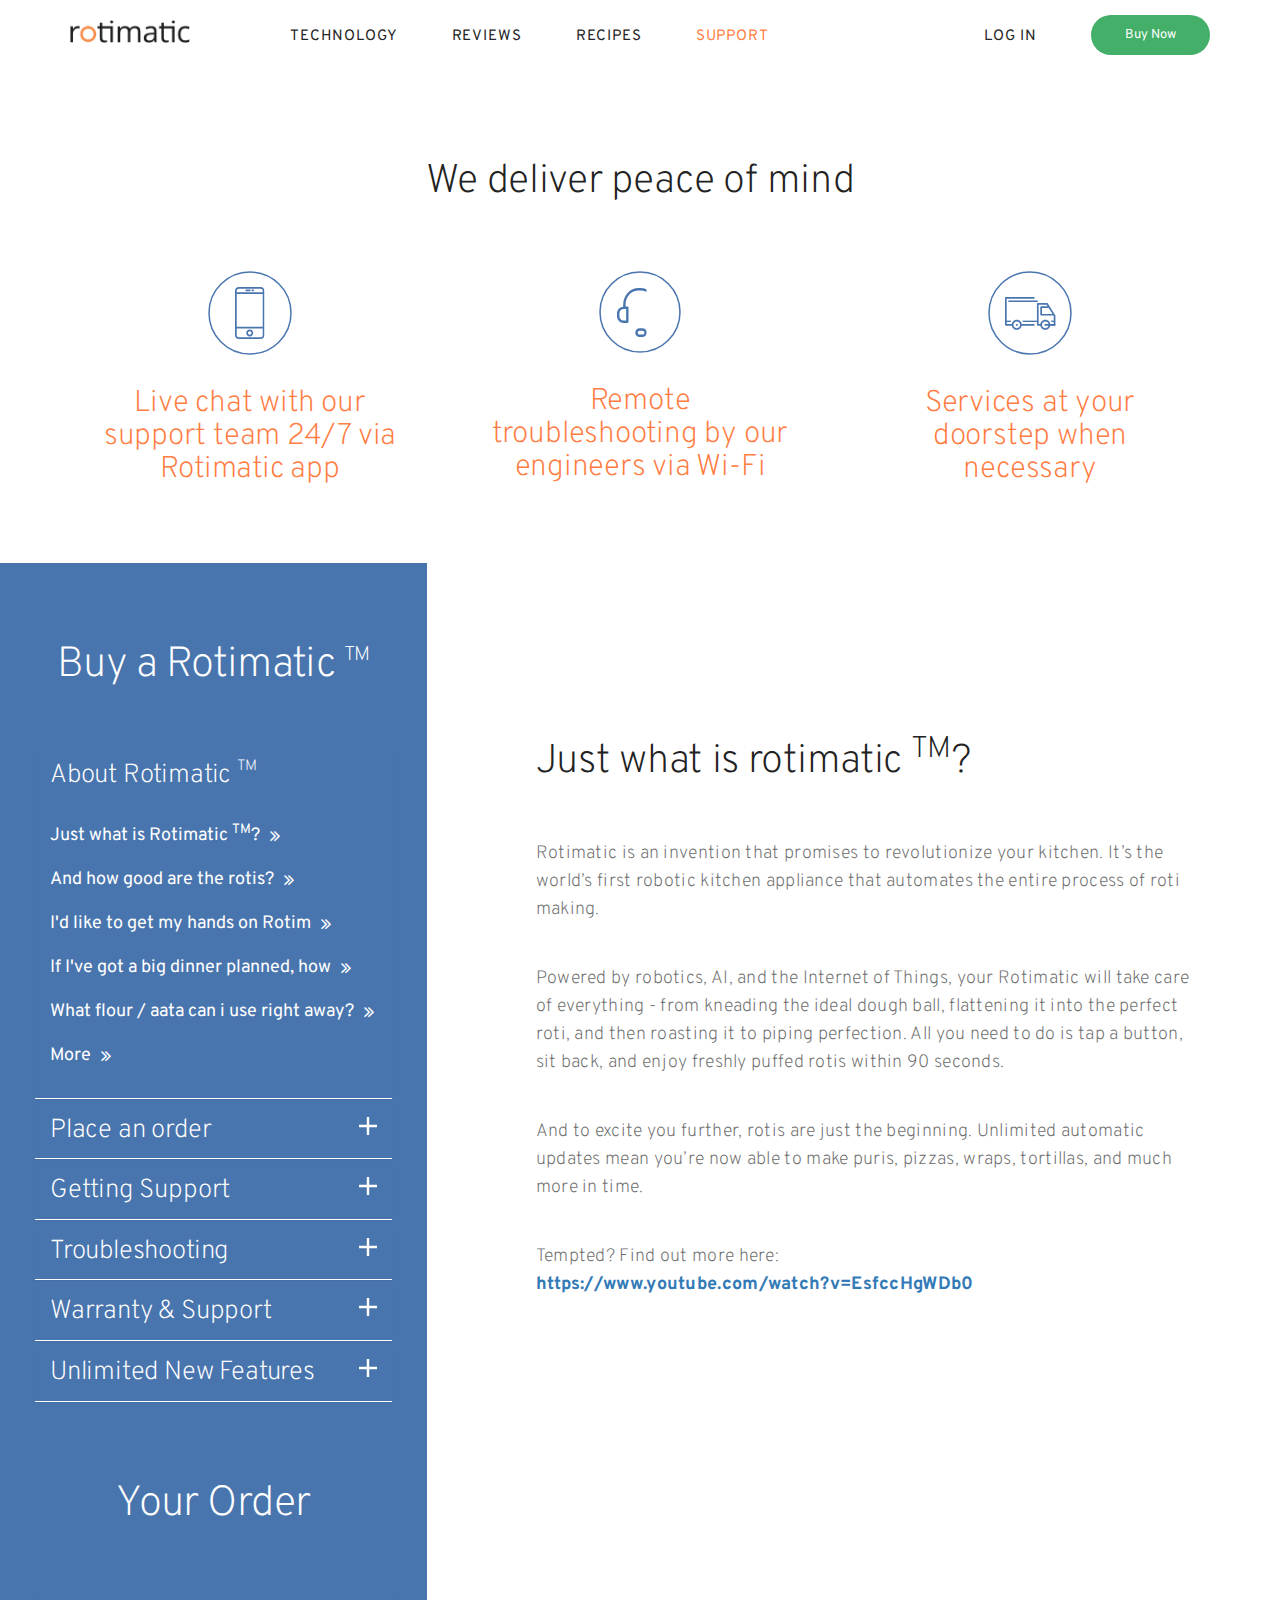
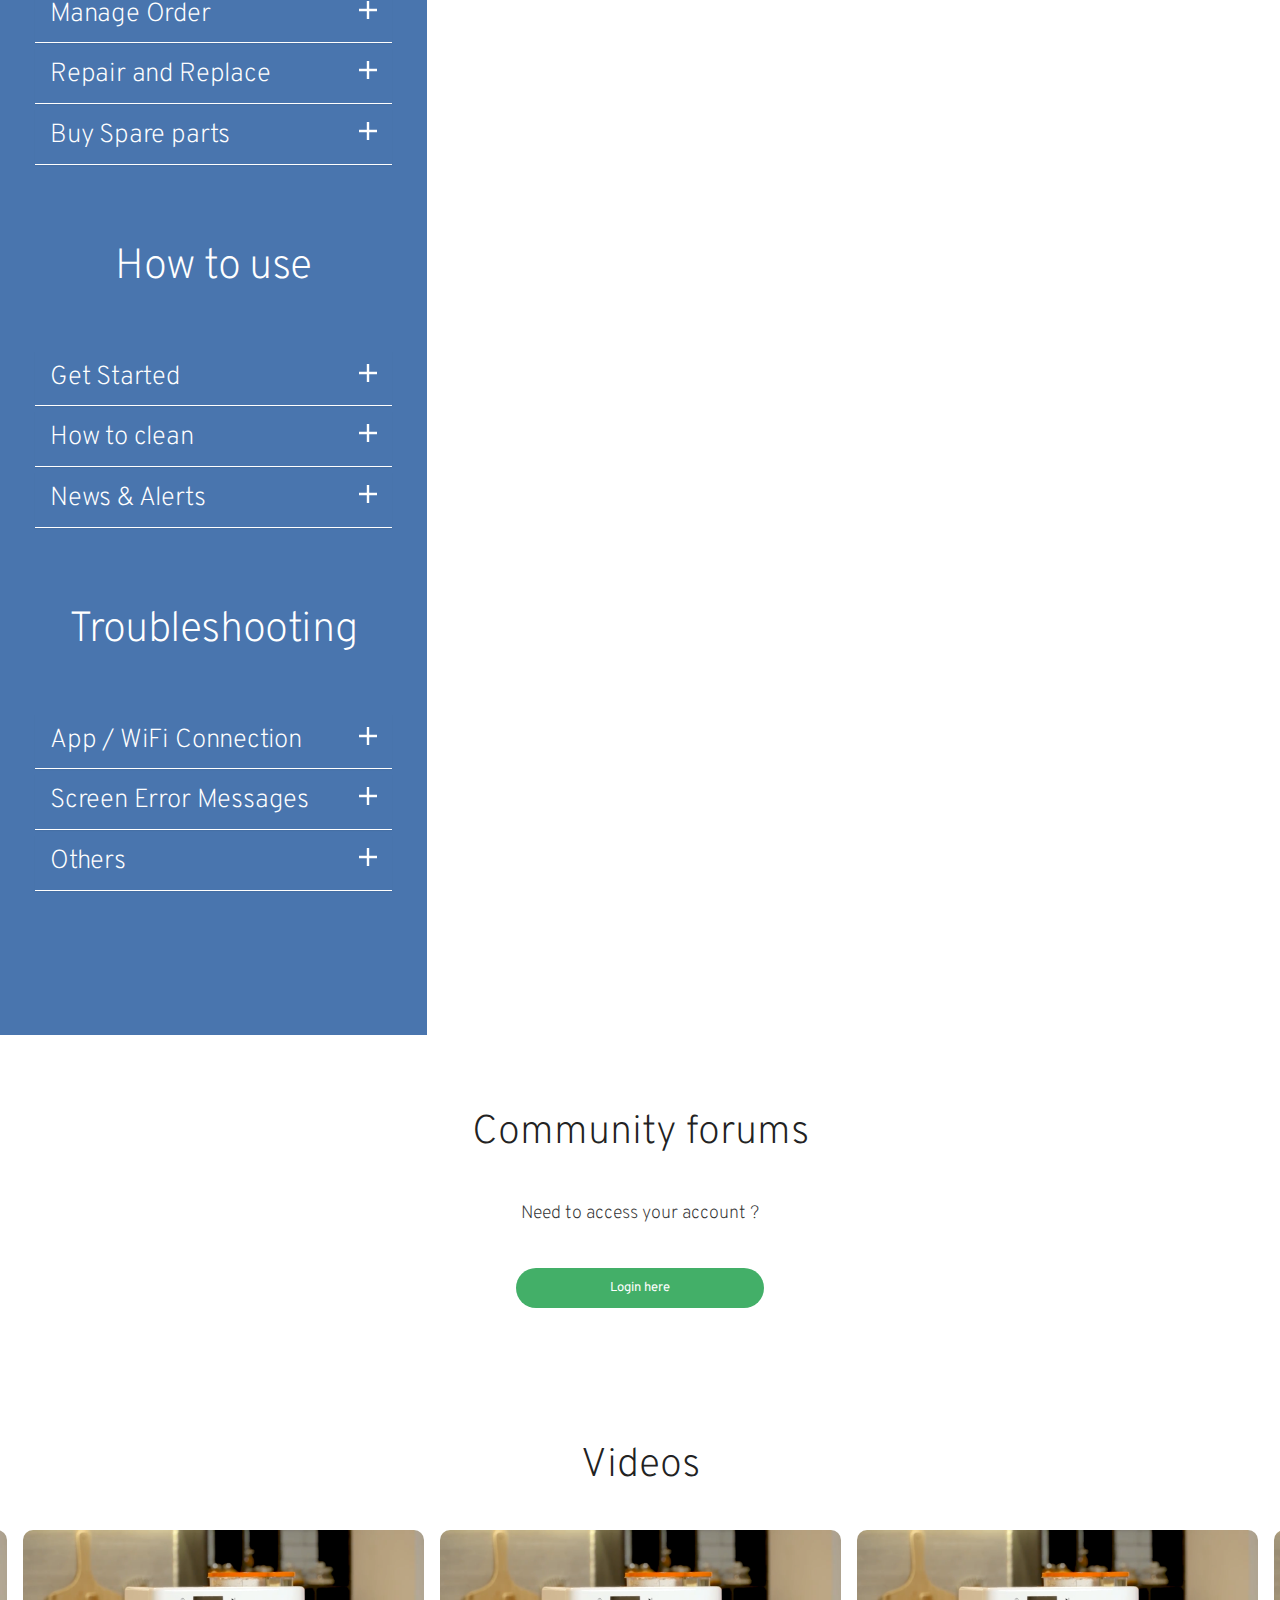
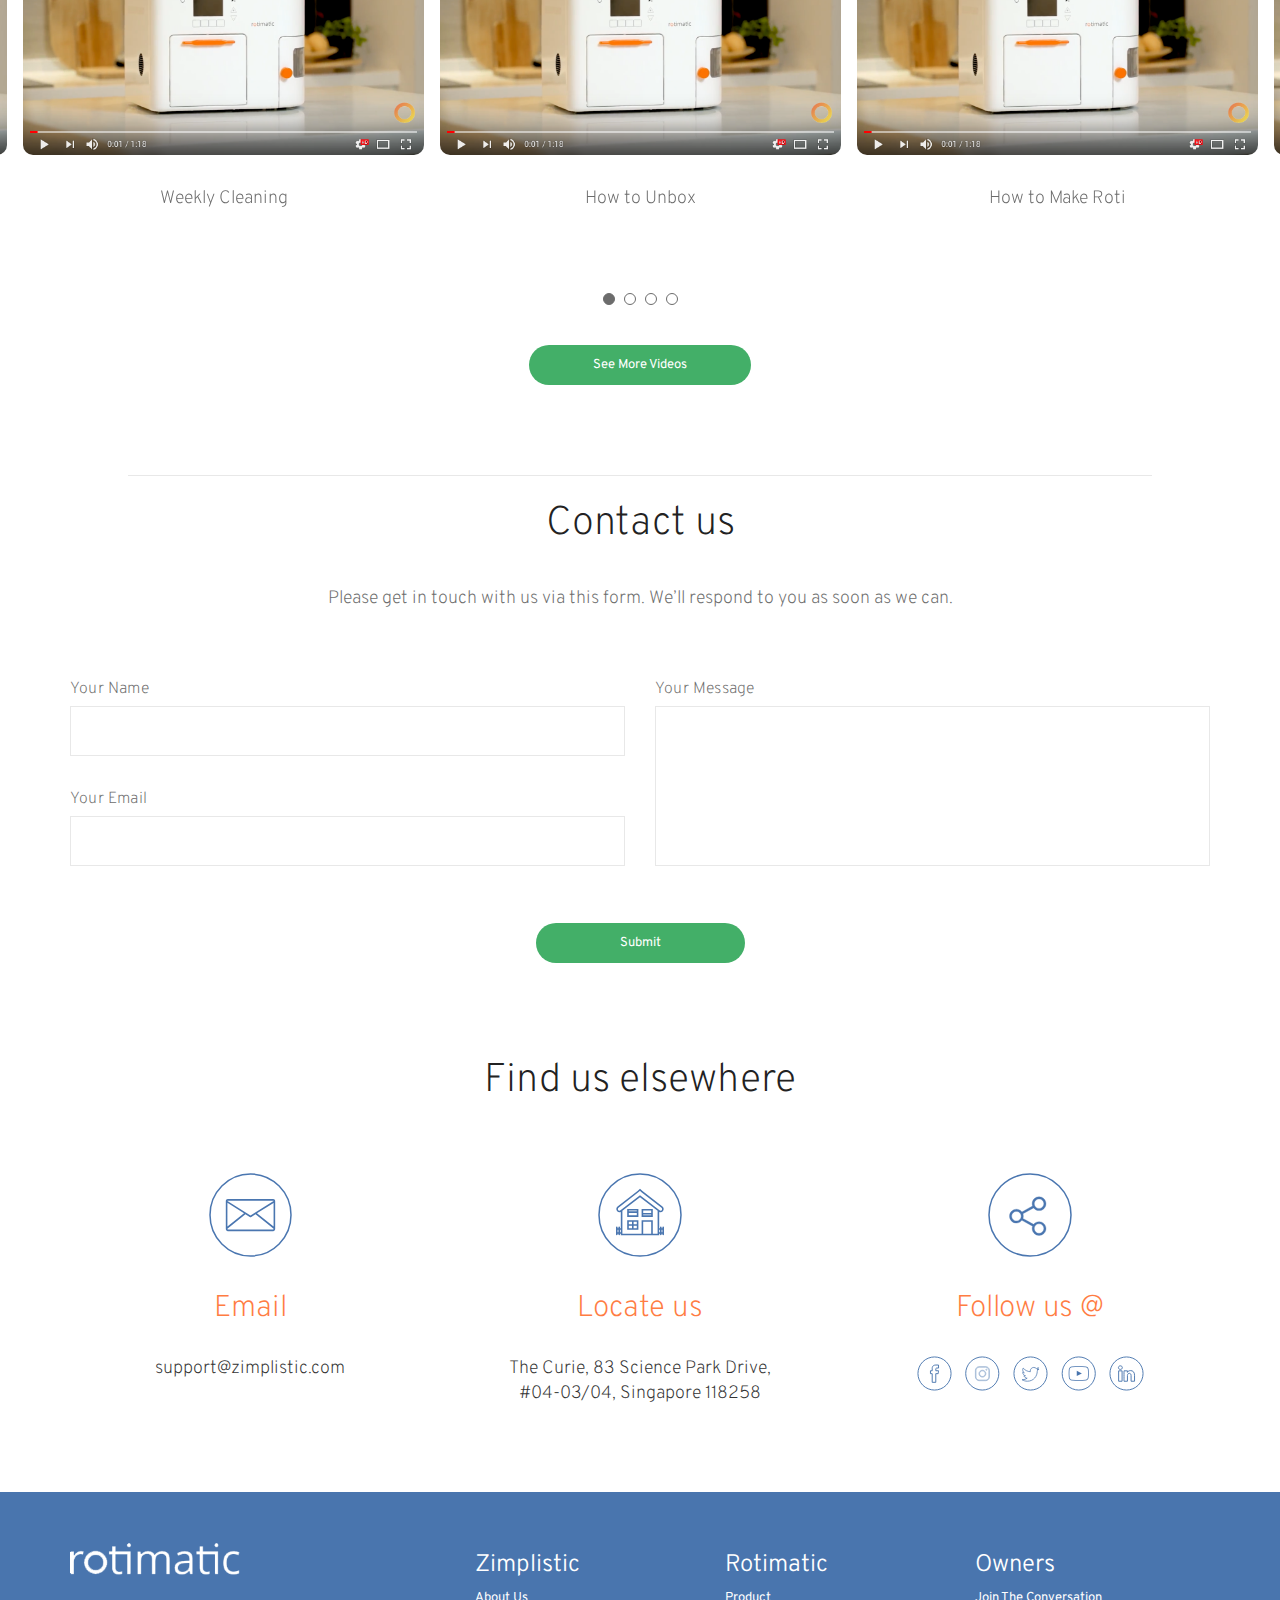
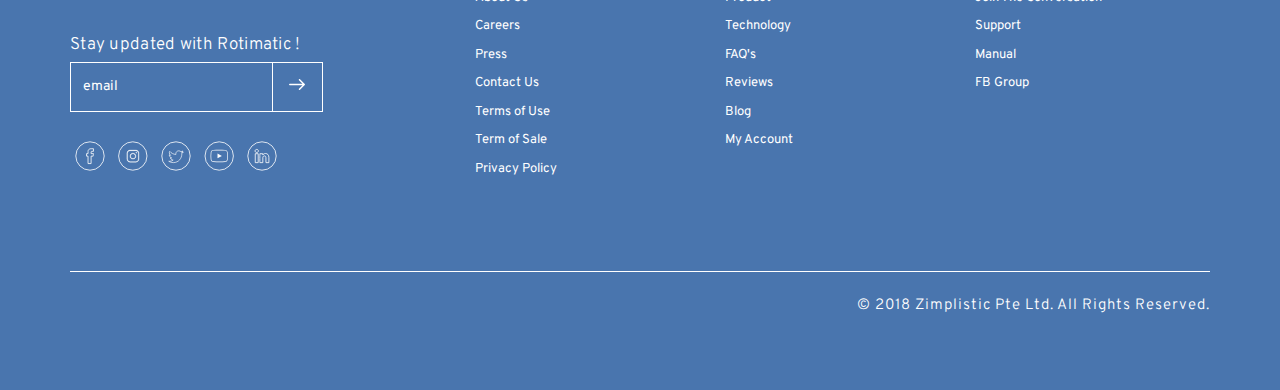
<file: contact-us.html>
<!DOCTYPE html>
<html lang="en">
  <head>
    <meta charset="utf-8">
    <meta http-equiv="X-UA-Compatible" content="IE=edge">
    <meta name="viewport" content="width=device-width, initial-scale=1">
    <!-- The above 3 meta tags *must* come first in the head; any other head content must come *after* these tags -->
    <title>Rotimatic | Contact Us Page</title>
    <!-- Bootstrap -->
    <link href="css/bootstrap.min.css" rel="stylesheet">
    <link href="css/style.css" rel="stylesheet">
    <!-- HTML5 shim and Respond.js for IE8 support of HTML5 elements and media queries -->
    <!-- WARNING: Respond.js doesn't work if you view the page via file:// -->
    <!--[if lt IE 9]>
      <script src="https://oss.maxcdn.com/html5shiv/3.7.3/html5shiv.min.js"></script>
      <script src="https://oss.maxcdn.com/respond/1.4.2/respond.min.js"></script>
    <![endif]-->
  </head>
  <body>
    <div class="wrapper">
    	<!-- header -->
    	<header>
            <nav class="navbar navbar-default">
                <div class="container">
                <!-- Brand and toggle get grouped for better mobile display -->
                    <div class="navbar-header">
                        <button type="button" class="navbar-toggle collapsed" data-toggle="collapse" data-target="#bs-example-navbar-collapse-1" aria-expanded="false">
                            <svg width="27px" height="17px" viewBox="0 0 27 17" version="1.1" xmlns="http://www.w3.org/2000/svg" xmlns:xlink="http://www.w3.org/1999/xlink" class="open-menu">
                                <!-- Generator: Sketch 50 (54983) - http://www.bohemiancoding.com/sketch -->
                                <desc>Created with Sketch.</desc>
                                <defs></defs>
                                <g id="Symbols" stroke="none" stroke-width="1" fill="none" fill-rule="evenodd">
                                    <g id="Icons/Mobile/Burger-Menu" fill="#6C6C6C">
                                        <path d="M1,2 L25.5,2 C26.052,2 26.5,1.552 26.5,1 C26.5,0.448 26.052,0 25.5,0 L1,0 C0.448,0 0,0.448 0,1 C0,1.552 0.448,2 1,2" id="Fill-1"></path>
                                        <path d="M1,9.5 L25.5,9.5 C26.052,9.5 26.5,9.052 26.5,8.5 C26.5,7.948 26.052,7.5 25.5,7.5 L1,7.5 C0.448,7.5 0,7.948 0,8.5 C0,9.052 0.448,9.5 1,9.5" id="Fill-3"></path>
                                        <path d="M1,17 L25.5,17 C26.052,17 26.5,16.552 26.5,16 C26.5,15.448 26.052,15 25.5,15 L1,15 C0.448,15 0,15.448 0,16 C0,16.552 0.448,17 1,17" id="Fill-5"></path>
                                    </g>
                                </g>
                            </svg>
                            <svg width="27px" height="17px" viewBox="0 0 27 28" version="1.1" xmlns="http://www.w3.org/2000/svg" xmlns:xlink="http://www.w3.org/1999/xlink" class="close-menu">
                                <!-- Generator: Sketch 50 (54983) - http://www.bohemiancoding.com/sketch -->
                                <desc>Created with Sketch.</desc>
                                <defs></defs>
                                <g id="Symbols" stroke="none" stroke-width="1" fill="none" fill-rule="evenodd">
                                    <g id="Icons/Mobile/Close" fill="#6C6C6C" fill-rule="nonzero">
                                        <g id="cancel">
                                            <path d="M12.2094844,13.8315938 L0.258609375,25.7824687 C-0.07340625,26.1144844 -0.07340625,26.652375 0.258609375,26.9843906 C0.42440625,27.1506094 0.64209375,27.2332969 0.859359375,27.2332969 C1.07704687,27.2332969 1.2943125,27.1506094 1.46010938,26.9843906 L13.5008438,14.9436562 L25.5415781,26.9843906 C25.7077969,27.1506094 25.9250625,27.2332969 26.1423281,27.2332969 C26.3595938,27.2332969 26.5772812,27.1506094 26.7430781,26.9843906 C27.0750938,26.652375 27.0750938,26.1144844 26.7430781,25.7824687 L14.792625,13.8315938 L26.7510937,1.87228125 C27.0831094,1.54026562 27.0831094,1.002375 26.7510937,0.670359375 C26.4190781,0.338765625 25.8811875,0.338765625 25.5495937,0.670359375 L13.5012656,12.7195312 L1.45167187,0.67078125 C1.11965625,0.3391875 0.5821875,0.3391875 0.250171875,0.67078125 C-0.08184375,1.00279687 -0.08184375,1.5406875 0.250171875,1.87270313 L12.2094844,13.8315938 Z" id="Shape"></path>
                                        </g>
                                    </g>
                                </g>
                            </svg>
                        </button>
                        <a class="navbar-brand logo" href="index.html">
                            <svg width="120px" height="23px" viewBox="0 0 120 23" version="1.1" xmlns="http://www.w3.org/2000/svg" xmlns:xlink="http://www.w3.org/1999/xlink">
                                <!-- Generator: Sketch 50 (54983) - http://www.bohemiancoding.com/sketch -->
                                <desc>Created with Sketch.</desc>
                                <defs></defs>
                                <g id="Symbols" stroke="none" stroke-width="1" fill="none" fill-rule="evenodd">
                                    <g id="Components/Desktop/Navigation-Bar/White-Background/Green-Buy-Now" transform="translate(-208.000000, -18.000000)">
                                        <g id="Components/Navigation-Bar/Transparent-Background/Light">
                                            <g id="Nav-Bar">
                                                <g id="Logo/Colored" transform="translate(208.000000, 18.000000)">
                                                    <image id="rotimatic-logo-2x" x="0" y="0" width="120" height="23" xlink:href="[data-uri]"></image>
                                                </g>
                                            </g>
                                        </g>
                                    </g>
                                </g>
                            </svg>
                        </a> 
                        <button type="button" class="hidden-lg hidden-md hidden-sm primary-btn pull-right" href="buy-now.html">
                            <a href="buy-now.html">Buy Now</a>
                        </button>
                    </div>
                <!-- Collect the nav links, forms, and other content for toggling -->
                    <div class="collapse navbar-collapse" id="bs-example-navbar-collapse-1">
                        <ul class="nav navbar-nav first-nav">
                            <li><a href="technology.html">TECHNOLOGY</a></li>
                            <li><a href="reviews.html">REVIEWS</a></li>
                            <li><a href="recipes.html">RECIPES</a></li>
                            <li class="active"><a href="contact-us.html">SUPPORT</a></li>
                        </ul>
                     
                      <ul class="nav navbar-nav navbar-right">
                        <li><a href="javascript:void(0)">LOG IN</a></li>
                        <li>
                            <button type="button" class="primary-btn" href="buy-now.html">
                                <a href="buy-now.html">Buy Now</a>
                            </button>
                        </li>
                      </ul>
                    </div><!-- /.navbar-collapse -->
                </div><!-- /.container-->
            </nav>
    	</header>
    	<!-- /header -->
    	<!-- banner-start -->
        <!-- peace-of-mind-start -->
        <section class="peace-of-mind-main-box">
            <div class="container">
                <div class="peace-of-mind-inner-box">
                    <div class="section-title">
                        <h1>We deliver peace of mind</h1>
                    </div>
                    <div class="row">
                        <div class="col-sm-4">
                            <div class="peace-box">
                                <div class="peace-icon">
                                    <svg width="84px" height="84px" viewBox="0 0 84 84" version="1.1" xmlns="http://www.w3.org/2000/svg" xmlns:xlink="http://www.w3.org/1999/xlink">
                                        <!-- Generator: Sketch 50 (54983) - http://www.bohemiancoding.com/sketch -->
                                        <desc>Created with Sketch.</desc>
                                        <defs>
                                            <polygon id="path-1" points="0 0 29.4664067 0 29.4664067 52 0 52"></polygon>
                                        </defs>
                                        <g id="Symbols" stroke="none" stroke-width="1" fill="none" fill-rule="evenodd">
                                            <g id="Showcase/Desktop/Rotimatic-Cares/V1.0" transform="translate(-361.000000, -198.000000)">
                                                <g id="Icons/Phone/Blue" transform="translate(362.000000, 199.000000)">
                                                    <circle id="Oval" stroke="#4A76B0" stroke-width="1.5" cx="41" cy="41" r="41"></circle>
                                                    <g id="Page-1" stroke-width="1" fill-rule="evenodd" transform="translate(26.000000, 15.000000)">
                                                        <g id="Group-3">
                                                            <mask id="mask-2" fill="white">
                                                                <use xlink:href="#path-1"></use>
                                                            </mask>
                                                            <g id="Clip-2"></g>
                                                            <path d="M25.64874,50.2666667 L3.81740667,50.2666667 C2.66820667,50.2666667 1.73307333,49.3315333 1.73307333,48.1823333 L1.73307333,41.6 L27.7330733,41.6 L27.7330733,48.1823333 C27.7330733,49.3315333 26.79794,50.2666667 25.64874,50.2666667 Z M3.81740667,1.73333333 L25.6478733,1.73333333 C26.79794,1.73333333 27.7330733,2.66846667 27.7330733,3.81766667 L27.7330733,5.2 L1.73307333,5.2 L1.73307333,3.81766667 C1.73307333,2.66846667 2.66820667,1.73333333 3.81740667,1.73333333 Z M1.73307333,39.8666667 L27.7330733,39.8666667 L27.7330733,6.93333333 L1.73307333,6.93333333 L1.73307333,39.8666667 Z M25.64874,0 L3.81740667,0 C1.71314,0 -0.00026,1.7134 -0.00026,3.81766667 L-0.00026,48.1814667 C-0.00026,50.2866 1.71314,52 3.81740667,52 L25.6478733,52 C27.7538733,52 29.4664067,50.2866 29.4664067,48.1823333 L29.4664067,3.81766667 C29.4664067,1.7134 27.7538733,0 25.64874,0 Z" id="Fill-1" fill="#4A76B0" mask="url(#mask-2)"></path>
                                                        </g>
                                                        <path d="M14.7333333,47.6666667 C13.7774,47.6666667 13,46.8892667 13,45.9333333 C13,44.9774 13.7774,44.2 14.7333333,44.2 C15.6892667,44.2 16.4666667,44.9774 16.4666667,45.9333333 C16.4666667,46.8892667 15.6892667,47.6666667 14.7333333,47.6666667 M14.7333333,42.4666667 C12.8214667,42.4666667 11.2666667,44.0214667 11.2666667,45.9333333 C11.2666667,47.8452 12.8214667,49.4 14.7333333,49.4 C16.6452,49.4 18.2,47.8452 18.2,45.9333333 C18.2,44.0214667 16.6452,42.4666667 14.7333333,42.4666667" id="Fill-4" fill="#4A76B0"></path>
                                                        <path d="M11.2666667,4.33333333 L14.7333333,4.33333333 C15.2126,4.33333333 15.6,3.94593333 15.6,3.46666667 C15.6,2.9874 15.2126,2.6 14.7333333,2.6 L11.2666667,2.6 C10.7874,2.6 10.4,2.9874 10.4,3.46666667 C10.4,3.94593333 10.7874,4.33333333 11.2666667,4.33333333" id="Fill-6" fill="#4A76B0"></path>
                                                        <path d="M17.3333333,4.33333333 L18.2,4.33333333 C18.6792667,4.33333333 19.0666667,3.94593333 19.0666667,3.46666667 C19.0666667,2.9874 18.6792667,2.6 18.2,2.6 L17.3333333,2.6 C16.8540667,2.6 16.4666667,2.9874 16.4666667,3.46666667 C16.4666667,3.94593333 16.8540667,4.33333333 17.3333333,4.33333333" id="Fill-8" fill="#4A76B0"></path>
                                                    </g>
                                                </g>
                                            </g>
                                        </g>
                                    </svg>
                                </div>
                                <div class="peace-desc">
                                    <h5>Live chat with our support team 24/7 via Rotimatic app</h5>
                                </div>
                            </div>
                        </div>
                        <div class="col-sm-4">
                            <div class="peace-box">
                                <div class="peace-icon">
                                    <svg width="82px" height="82px" viewBox="0 0 82 82" version="1.1" xmlns="http://www.w3.org/2000/svg" xmlns:xlink="http://www.w3.org/1999/xlink">
                                        <!-- Generator: Sketch 50.2 (55047) - http://www.bohemiancoding.com/sketch -->
                                        <desc>Created with Sketch.</desc>
                                        <defs>
                                            <polygon id="path-1" points="2.01330532e-05 4.11764706e-05 45.0677875 4.11764706e-05 45.0677875 49 2.01330532e-05 49"></polygon>
                                        </defs>
                                        <g id="Symbols" stroke="none" stroke-width="1" fill="none" fill-rule="evenodd">
                                            <g id="Icons/Support/Blue">
                                                <g id="headfone" transform="translate(1.000000, 1.000000)">
                                                    <circle id="Oval" stroke="#4A76B0" stroke-width="1.5" cx="40" cy="40" r="40"></circle>
                                                    <g id="Page-1" transform="translate(17.000000, 16.000000)">
                                                        <mask id="mask-2" fill="white">
                                                            <use xlink:href="#path-1"></use>
                                                        </mask>
                                                        <g id="Clip-2"></g>
                                                        <path d="M42.6619599,28.2985706 C42.6619599,30.6558206 40.7894853,32.5706294 38.4843514,32.5706294 L35.9777862,32.5706294 L35.9777862,21.0822912 L38.4843514,21.0822912 C40.7894853,21.0822912 42.6619599,22.9971 42.6619599,25.35435 L42.6619599,28.2985706 Z M25.5790643,46.5294529 L22.5490397,46.5294529 C21.5423871,46.5294529 20.7269984,45.6956294 20.7269984,44.6662176 C20.7269984,43.6368059 21.5423871,42.8028794 22.5490397,42.8028794 L25.5790643,42.8028794 C26.5857169,42.8028794 27.4010049,43.6368059 27.4010049,44.6662176 C27.4010049,45.6956294 26.5857169,46.5294529 25.5790643,46.5294529 Z M9.12029324,32.5706294 L6.61372812,32.5706294 C4.30849352,32.5706294 2.43611957,30.6558206 2.43611957,28.2985706 L2.43611957,25.35435 C2.43611957,22.9971 4.30849352,21.0822912 6.61372812,21.0822912 L9.12029324,21.0822912 L9.12029324,32.5706294 Z M38.9271779,18.6323941 L38.9271779,16.7485706 C38.9271779,12.2397471 37.3668662,8.05004118 34.5382729,4.94121765 C31.6391133,1.75004118 27.6526681,4.11764706e-05 23.3040292,4.11764706e-05 L21.7839837,4.11764706e-05 C17.4352442,4.11764706e-05 13.4488997,1.75004118 10.54974,4.94121765 C7.72104604,8.05004118 6.16073442,12.2397471 6.16073442,16.7485706 L6.16073442,18.6323941 C2.72804884,18.8690559 2.01330532e-05,21.7926882 2.01330532e-05,25.3647471 L2.01330532e-05,28.3088647 C2.01330532e-05,32.0249382 2.95957896,35.0515118 6.59359506,35.0515118 L10.3081434,35.0515118 C10.9725341,35.0515118 11.5161266,34.4955265 11.5161266,33.8162176 L11.5161266,19.8469971 C11.5161266,19.1676882 10.9725341,18.6117029 10.3081434,18.6117029 L8.57670081,18.6117029 L8.57670081,16.7485706 C8.57670081,8.60592353 14.2542218,2.47062941 21.7739172,2.47062941 L23.2939627,2.47062941 C30.8236239,2.47062941 36.4911791,8.60592353 36.4911791,16.7485706 L36.4911791,18.6117029 L34.7597365,18.6117029 C34.0952451,18.6117029 33.5517533,19.1676882 33.5517533,19.8469971 L33.5517533,33.8059235 C33.5517533,34.4853353 34.0952451,35.0412176 34.7597365,35.0412176 L36.450913,35.0412176 C35.9575525,41.4853353 31.6189802,42.9779824 29.6056749,43.3175853 C29.0520159,41.5779824 27.4513375,40.3221 25.5689977,40.3221 L22.5490397,40.3221 C20.2136056,40.3221 18.311032,42.2675853 18.311032,44.6558206 C18.311032,47.0441588 20.2136056,49.0000412 22.5490397,49.0000412 L25.5790643,49.0000412 C27.5319704,49.0000412 29.1728143,47.6411147 29.6659734,45.8088647 C30.6525937,45.6646441 32.2129053,45.30435 33.7631504,44.3778794 C35.9475867,43.0706294 38.534684,40.4044529 38.8768452,35.0308206 C42.3297645,34.8147471 45.0677591,31.8809235 45.0677591,28.2985706 L45.0677591,25.35435 C45.0779263,21.7926882 42.3599641,18.8588647 38.9271779,18.6323941 Z" id="Fill-1" fill="#4A76B0" mask="url(#mask-2)"></path>
                                                    </g>
                                                </g>
                                            </g>
                                        </g>
                                    </svg>
                                </div>
                                <div class="peace-desc">
                                    <h5>Remote troubleshooting by our engineers via Wi-Fi</h5>
                                </div>
                            </div>
                        </div>
                        <div class="col-sm-4">
                            <div class="peace-box">
                                <div class="peace-icon">
                                    <svg width="84px" height="84px" viewBox="0 0 84 84" version="1.1" xmlns="http://www.w3.org/2000/svg" xmlns:xlink="http://www.w3.org/1999/xlink">
                                        <!-- Generator: Sketch 50 (54983) - http://www.bohemiancoding.com/sketch -->
                                        <desc>Created with Sketch.</desc>
                                        <defs>
                                            <polygon id="path-1" points="0 0.0196940104 33.6110586 0.0196940104 33.6110586 28.5891056 0 28.5891056"></polygon>
                                            <polygon id="path-3" points="0 32.8693034 50.4165682 32.8693034 50.4165682 0.0984700521 0 0.0984700521"></polygon>
                                        </defs>
                                        <g id="Symbols" stroke="none" stroke-width="1" fill="none" fill-rule="evenodd">
                                            <g id="Showcase/Desktop/Rotimatic-Cares/V1.0" transform="translate(-998.000000, -198.000000)">
                                                <g id="Icons/Delivery/Blue" transform="translate(999.000000, 199.000000)">
                                                    <circle id="Oval" stroke="#4A76B0" stroke-width="1.5" cx="41" cy="41" r="41"></circle>
                                                    <g id="Page-1" stroke-width="1" fill-rule="evenodd" transform="translate(16.000000, 25.000000)">
                                                        <path d="M11.763902,31.1887544 C9.91020329,31.1887544 8.40282373,29.6811779 8.40282373,27.8275776 C8.40282373,25.9739774 9.91030176,24.4664993 11.763902,24.4664993 C13.6175023,24.4664993 15.1249803,25.9740758 15.1249803,27.8275776 C15.1249803,29.6811779 13.6175023,31.1887544 11.763902,31.1887544 M11.763902,22.7860094 C8.98340316,22.7860094 6.72223535,25.0471772 6.72223535,27.8275776 C6.72223535,30.608175 8.98340316,32.8692443 11.763902,32.8692443 C14.5444009,32.8692443 16.8055687,30.608175 16.8055687,27.8275776 C16.8055687,25.0471772 14.5443024,22.7860094 11.763902,22.7860094" id="Fill-1" fill="#4A76B0"></path>
                                                        <path d="M40.3332939,31.1887544 C38.4796937,31.1887544 36.9722157,29.6811779 36.9722157,27.8275776 C36.9722157,25.9739774 38.4797922,24.4664993 40.3332939,24.4664993 C42.1869927,24.4664993 43.6944707,25.9740758 43.6944707,27.8275776 C43.6944707,29.6811779 42.1869927,31.1887544 40.3332939,31.1887544 M40.3332939,22.7860094 C37.5528936,22.7860094 35.2917257,25.0471772 35.2917257,27.8275776 C35.2917257,30.608175 37.5528936,32.8692443 40.3332939,32.8692443 C43.1137928,32.8692443 45.3749606,30.608175 45.3749606,27.8275776 C45.3749606,25.0471772 43.1137928,22.7860094 40.3332939,22.7860094" id="Fill-3" fill="#4A76B0"></path>
                                                        <path d="M50.2830034,18.1300303 L42.7205034,6.36610856 C42.5660039,6.12574316 42.2996424,5.98040137 42.0137839,5.98040137 L32.7707939,5.98040137 C32.3061138,5.98040137 31.930549,6.35685238 31.930549,6.82064632 L31.930549,27.8274595 C31.930549,28.2922381 32.3061138,28.6678029 32.7707939,28.6678029 L36.1318722,28.6678029 L36.1318722,26.9872145 L33.6110389,26.9872145 L33.6110389,7.66098975 L41.5550119,7.66098975 L48.7360389,18.8316294 L48.7360389,26.9874115 L44.5346172,26.9874115 L44.5346172,28.6679014 L49.5762839,28.6679014 C50.040964,28.6679014 50.4165288,28.2923366 50.4165288,27.8275579 L50.4165288,18.584568 C50.4166273,18.4239634 50.3705433,18.2652297 50.2830034,18.1300303" id="Fill-5" fill="#4A76B0"></path>
                                                        <path d="M36.9722354,16.90396 L36.9722354,11.0220483 L43.6945889,11.0220483 L43.6945889,9.34145996 L36.1319904,9.34145996 C35.6673102,9.34145996 35.2918439,9.71791097 35.2918439,10.1817049 L35.2918439,17.7442049 C35.2918439,18.2088851 35.6673102,18.5844499 36.1319904,18.5844499 L48.7361571,18.5844499 L48.7361571,16.9038615 L36.9722354,16.9038615 L36.9722354,16.90396 Z" id="Fill-7" fill="#4A76B0"></path>
                                                        <g id="Group-11" transform="translate(0.000000, 0.078776)">
                                                            <mask id="mask-2" fill="white">
                                                                <use xlink:href="#path-1"></use>
                                                            </mask>
                                                            <g id="Clip-10"></g>
                                                            <path d="M32.7708136,0.0196940104 L0.84022526,0.0196940104 C0.376431315,0.0196940104 -1.96940104e-05,0.39614502 -1.96940104e-05,0.859938965 L-1.96940104e-05,27.7488607 C-1.96940104e-05,28.2135409 0.376431315,28.5891056 0.84022526,28.5891056 L7.56248031,28.5891056 L7.56248031,26.9085173 L1.68056868,26.9085173 L1.68056868,1.70018392 L31.9305687,1.70018392 L31.9305687,26.9085173 L15.9652253,26.9085173 L15.9652253,28.5891056 L32.7708136,28.5891056 C33.2354938,28.5891056 33.6110586,28.2135409 33.6110586,27.7488607 L33.6110586,0.859938965 C33.6110586,0.39614502 33.2354938,0.0196940104 32.7708136,0.0196940104" id="Fill-9" fill="#4A76B0" mask="url(#mask-2)"></path>
                                                        </g>
                                                        <mask id="mask-4" fill="white">
                                                            <use xlink:href="#path-3"></use>
                                                        </mask>
                                                        <g id="Clip-13"></g>
                                                        <polygon id="Fill-12" fill="#4A76B0" mask="url(#mask-4)" points="0.840244954 25.3068034 5.88191162 25.3068034 5.88191162 23.626215 0.840244954 23.626215"></polygon>
                                                        <polygon id="Fill-14" fill="#4A76B0" mask="url(#mask-4)" points="17.6458333 25.3068034 31.9304899 25.3068034 31.9304899 23.626215 17.6458333 23.626215"></polygon>
                                                        <polygon id="Fill-15" fill="#4A76B0" mask="url(#mask-4)" points="46.215245 25.3068034 49.5763232 25.3068034 49.5763232 23.626215 46.215245 23.626215"></polygon>
                                                        <polygon id="Fill-16" fill="#4A76B0" mask="url(#mask-4)" points="3.36107829 5.14013672 32.7708333 5.14013672 32.7708333 3.45954834 3.36107829 3.45954834"></polygon>
                                                        <polygon id="Fill-17" fill="#4A76B0" mask="url(#mask-4)" points="10.9235783 28.6677832 12.6041667 28.6677832 12.6041667 26.9872933 10.9235783 26.9872933"></polygon>
                                                        <polygon id="Fill-18" fill="#4A76B0" mask="url(#mask-4)" points="39.4930884 28.6677832 89.909755 28.6677832 89.909755 26.9872933 39.4930884 26.9872933"></polygon>
                                                    </g>
                                                </g>
                                            </g>
                                        </g>
                                    </svg>
                                </div>
                                <div class="peace-desc">
                                    <h5>Services at your doorstep when necessary</h5>
                                </div>
                            </div>
                        </div>
                    </div>
                </div>
            </div>
        </section>
        <!-- peace-of-mind-ends -->
        <!-- buy-a rotimatic-start -->
        <section class="buy-a-rotimatc-main-box">
            <div class="container-fluid">
                <div class="row">
                    <div class="col-md-4 no-padding">
                        <div class="buy-rotimatic clearfix">
                            <div class="buy-rotimatic-inner-box">
                                <div class="process-title">
                                    <h3>Buy a Rotimatic <sup>TM</sup></h3>
                                </div>
                                <div class="buy-accordian-box">
                                    <div class="panel-group" id="accordion" role="tablist" aria-multiselectable="true">
                                        <div class="panel panel-default">
                                            <div class="panel-heading" role="tab" id="headingOne">
                                                <h4 class="panel-title">
                                                    <a role="button" data-toggle="collapse" data-parent="#accordion" href="#collapseOne" aria-expanded="true" aria-controls="collapseOne">
                                                      About Rotimatic <sup>TM</sup>
                                                      <span class="icons">
                                                          <svg width="18px" height="2px" viewBox="0 0 18 2" version="1.1" xmlns="http://www.w3.org/2000/svg" xmlns:xlink="http://www.w3.org/1999/xlink" class="minus">
                                                              <!-- Generator: Sketch 50 (54983) - http://www.bohemiancoding.com/sketch -->
                                                              <desc>Created with Sketch.</desc>
                                                              <defs></defs>
                                                              <g id="-" stroke="none" stroke-width="1" fill="none" fill-rule="evenodd">
                                                                  <g id="Contact-Us-(Desktop)" transform="translate(-419.000000, -768.000000)" fill="#FFFFFF">
                                                                      <g id="Group-8" transform="translate(97.000000, 752.000000)">
                                                                          <g id="Group-16">
                                                                              <rect id="Combined-Shape" x="322" y="16" width="18" height="2"></rect>
                                                                          </g>
                                                                      </g>
                                                                  </g>
                                                              </g>
                                                          </svg>
                                                          <svg width="18px" height="18px" viewBox="0 0 18 18" version="1.1" xmlns="http://www.w3.org/2000/svg" xmlns:xlink="http://www.w3.org/1999/xlink" class="plus">
                                                              <!-- Generator: Sketch 50 (54983) - http://www.bohemiancoding.com/sketch -->
                                                              <desc>Created with Sketch.</desc>
                                                              <defs></defs>
                                                              <g id="-" stroke="none" stroke-width="1" fill="none" fill-rule="evenodd">
                                                                  <g id="Contact-Us-(Desktop)" transform="translate(-419.000000, -1039.000000)" fill="#FFFFFF">
                                                                      <g id="Group-8" transform="translate(97.000000, 752.000000)">
                                                                          <g id="Group-7" transform="translate(0.000000, 283.000000)">
                                                                              <g id="Components/Mobile/Footer/Toggle/Collapsed">
                                                                                  <path d="M329.8,11.8 L329.8,4 L332.2,4 L332.2,11.8 L340,11.8 L340,14.2 L332.2,14.2 L332.2,22 L329.8,22 L329.8,14.2 L322,14.2 L322,11.8 L329.8,11.8 Z" id="Combined-Shape"></path>
                                                                              </g>
                                                                          </g>
                                                                      </g>
                                                                  </g>
                                                              </g>
                                                          </svg>
                                                      </span>
                                                    </a>
                                                </h4>
                                            </div>
                                            <div id="collapseOne" class="panel-collapse collapse in" role="tabpanel" aria-labelledby="headingOne">
                                              <div class="panel-body">
                                                <p>
                                                    <a href="#">Just what is Rotimatic <sup>TM</sup>?
                                                    </a>
                                                </p>
                                                <p>
                                                    <a href="#">And how good are the rotis?
                                                    </a>
                                                </p>
                                                <p>
                                                    <a href="#">I'd like to get my hands on Rotim
                                                    </a>
                                                </p>
                                                <p>
                                                    <a href="#">If I've got a big dinner planned, how
                                                    </a>
                                                </p>
                                                <p>
                                                    <a href="#">What flour / aata can i use right away?
                                                    </a>
                                                </p>
                                                <p>
                                                    <a href="#">More
                                                    </a>
                                                </p>
                                              </div>
                                            </div>
                                        </div>
                                        <div class="panel panel-default">
                                            <div class="panel-heading" role="tab" id="headingTwo">
                                                <h4 class="panel-title">
                                                    <a class="collapsed" role="button" data-toggle="collapse" data-parent="#accordion" href="#collapseTwo" aria-expanded="false" aria-controls="collapseTwo">
                                                        Place an order
                                                        <span class="icons">
                                                              <svg width="18px" height="2px" viewBox="0 0 18 2" version="1.1" xmlns="http://www.w3.org/2000/svg" xmlns:xlink="http://www.w3.org/1999/xlink" class="minus">
                                                                  <!-- Generator: Sketch 50 (54983) - http://www.bohemiancoding.com/sketch -->
                                                                  <desc>Created with Sketch.</desc>
                                                                  <defs></defs>
                                                                  <g id="-" stroke="none" stroke-width="1" fill="none" fill-rule="evenodd">
                                                                      <g id="Contact-Us-(Desktop)" transform="translate(-419.000000, -768.000000)" fill="#FFFFFF">
                                                                          <g id="Group-8" transform="translate(97.000000, 752.000000)">
                                                                              <g id="Group-16">
                                                                                  <rect id="Combined-Shape" x="322" y="16" width="18" height="2"></rect>
                                                                              </g>
                                                                          </g>
                                                                      </g>
                                                                  </g>
                                                              </svg>
                                                              <svg width="18px" height="18px" viewBox="0 0 18 18" version="1.1" xmlns="http://www.w3.org/2000/svg" xmlns:xlink="http://www.w3.org/1999/xlink" class="plus">
                                                                  <!-- Generator: Sketch 50 (54983) - http://www.bohemiancoding.com/sketch -->
                                                                  <desc>Created with Sketch.</desc>
                                                                  <defs></defs>
                                                                  <g id="-" stroke="none" stroke-width="1" fill="none" fill-rule="evenodd">
                                                                      <g id="Contact-Us-(Desktop)" transform="translate(-419.000000, -1039.000000)" fill="#FFFFFF">
                                                                          <g id="Group-8" transform="translate(97.000000, 752.000000)">
                                                                              <g id="Group-7" transform="translate(0.000000, 283.000000)">
                                                                                  <g id="Components/Mobile/Footer/Toggle/Collapsed">
                                                                                      <path d="M329.8,11.8 L329.8,4 L332.2,4 L332.2,11.8 L340,11.8 L340,14.2 L332.2,14.2 L332.2,22 L329.8,22 L329.8,14.2 L322,14.2 L322,11.8 L329.8,11.8 Z" id="Combined-Shape"></path>
                                                                                  </g>
                                                                              </g>
                                                                          </g>
                                                                      </g>
                                                                  </g>
                                                              </svg>
                                                        </span>
                                                    </a>
                                                </h4>
                                            </div>
                                            <div id="collapseTwo" class="panel-collapse collapse" role="tabpanel" aria-labelledby="headingTwo">
                                              <div class="panel-body">
                                                <p>
                                                    <a href="#">Just what is Rotimatic <sup>TM</sup>?
                                                    </a>
                                                </p>
                                                <p>
                                                    <a href="#">And how good are the rotis?
                                                    </a>
                                                </p>
                                                <p>
                                                    <a href="#">I'd like to get my hands on Rotim
                                                    </a>
                                                </p>
                                                <p>
                                                    <a href="#">If I've got a big dinner planned, how
                                                    </a>
                                                </p>
                                                <p>
                                                    <a href="#">What flour / aata can i use right away?
                                                    </a>
                                                </p>
                                                <p>
                                                    <a href="#">More
                                                    </a>
                                                </p>
                                              </div>
                                            </div>
                                        </div>
                                        <div class="panel panel-default">
                                            <div class="panel-heading" role="tab" id="headingThree">
                                                <h4 class="panel-title">
                                                    <a class="collapsed" role="button" data-toggle="collapse" data-parent="#accordion" href="#collapseThree" aria-expanded="false" aria-controls="collapseThree">
                                                        Getting Support
                                                        <span class="icons">
                                                              <svg width="18px" height="2px" viewBox="0 0 18 2" version="1.1" xmlns="http://www.w3.org/2000/svg" xmlns:xlink="http://www.w3.org/1999/xlink" class="minus">
                                                                  <!-- Generator: Sketch 50 (54983) - http://www.bohemiancoding.com/sketch -->
                                                                  <desc>Created with Sketch.</desc>
                                                                  <defs></defs>
                                                                  <g id="-" stroke="none" stroke-width="1" fill="none" fill-rule="evenodd">
                                                                      <g id="Contact-Us-(Desktop)" transform="translate(-419.000000, -768.000000)" fill="#FFFFFF">
                                                                          <g id="Group-8" transform="translate(97.000000, 752.000000)">
                                                                              <g id="Group-16">
                                                                                  <rect id="Combined-Shape" x="322" y="16" width="18" height="2"></rect>
                                                                              </g>
                                                                          </g>
                                                                      </g>
                                                                  </g>
                                                              </svg>
                                                              <svg width="18px" height="18px" viewBox="0 0 18 18" version="1.1" xmlns="http://www.w3.org/2000/svg" xmlns:xlink="http://www.w3.org/1999/xlink" class="plus">
                                                                  <!-- Generator: Sketch 50 (54983) - http://www.bohemiancoding.com/sketch -->
                                                                  <desc>Created with Sketch.</desc>
                                                                  <defs></defs>
                                                                  <g id="-" stroke="none" stroke-width="1" fill="none" fill-rule="evenodd">
                                                                      <g id="Contact-Us-(Desktop)" transform="translate(-419.000000, -1039.000000)" fill="#FFFFFF">
                                                                          <g id="Group-8" transform="translate(97.000000, 752.000000)">
                                                                              <g id="Group-7" transform="translate(0.000000, 283.000000)">
                                                                                  <g id="Components/Mobile/Footer/Toggle/Collapsed">
                                                                                      <path d="M329.8,11.8 L329.8,4 L332.2,4 L332.2,11.8 L340,11.8 L340,14.2 L332.2,14.2 L332.2,22 L329.8,22 L329.8,14.2 L322,14.2 L322,11.8 L329.8,11.8 Z" id="Combined-Shape"></path>
                                                                                  </g>
                                                                              </g>
                                                                          </g>
                                                                      </g>
                                                                  </g>
                                                              </svg>
                                                        </span>
                                                    </a>
                                                </h4>
                                            </div>
                                            <div id="collapseThree" class="panel-collapse collapse" role="tabpanel" aria-labelledby="headingThree">
                                              <div class="panel-body">
                                                <p>
                                                    <a href="#">Just what is Rotimatic <sup>TM</sup>?
                                                    </a>
                                                </p>
                                                <p>
                                                    <a href="#">And how good are the rotis?
                                                    </a>
                                                </p>
                                                <p>
                                                    <a href="#">I'd like to get my hands on Rotim
                                                    </a>
                                                </p>
                                                <p>
                                                    <a href="#">If I've got a big dinner planned, how
                                                    </a>
                                                </p>
                                                <p>
                                                    <a href="#">What flour / aata can i use right away?
                                                    </a>
                                                </p>
                                                <p>
                                                    <a href="#">More
                                                    </a>
                                                </p>
                                              </div>
                                            </div>
                                        </div>
                                        <div class="panel panel-default">
                                            <div class="panel-heading" role="tab" id="headingFour">
                                                <h4 class="panel-title">
                                                    <a class="collapsed" role="button" data-toggle="collapse" data-parent="#accordion" href="#collapseFour" aria-expanded="false" aria-controls="collapseFour">
                                                        Troubleshooting
                                                        <span class="icons">
                                                              <svg width="18px" height="2px" viewBox="0 0 18 2" version="1.1" xmlns="http://www.w3.org/2000/svg" xmlns:xlink="http://www.w3.org/1999/xlink" class="minus">
                                                                  <!-- Generator: Sketch 50 (54983) - http://www.bohemiancoding.com/sketch -->
                                                                  <desc>Created with Sketch.</desc>
                                                                  <defs></defs>
                                                                  <g id="-" stroke="none" stroke-width="1" fill="none" fill-rule="evenodd">
                                                                      <g id="Contact-Us-(Desktop)" transform="translate(-419.000000, -768.000000)" fill="#FFFFFF">
                                                                          <g id="Group-8" transform="translate(97.000000, 752.000000)">
                                                                              <g id="Group-16">
                                                                                  <rect id="Combined-Shape" x="322" y="16" width="18" height="2"></rect>
                                                                              </g>
                                                                          </g>
                                                                      </g>
                                                                  </g>
                                                              </svg>
                                                              <svg width="18px" height="18px" viewBox="0 0 18 18" version="1.1" xmlns="http://www.w3.org/2000/svg" xmlns:xlink="http://www.w3.org/1999/xlink" class="plus">
                                                                  <!-- Generator: Sketch 50 (54983) - http://www.bohemiancoding.com/sketch -->
                                                                  <desc>Created with Sketch.</desc>
                                                                  <defs></defs>
                                                                  <g id="-" stroke="none" stroke-width="1" fill="none" fill-rule="evenodd">
                                                                      <g id="Contact-Us-(Desktop)" transform="translate(-419.000000, -1039.000000)" fill="#FFFFFF">
                                                                          <g id="Group-8" transform="translate(97.000000, 752.000000)">
                                                                              <g id="Group-7" transform="translate(0.000000, 283.000000)">
                                                                                  <g id="Components/Mobile/Footer/Toggle/Collapsed">
                                                                                      <path d="M329.8,11.8 L329.8,4 L332.2,4 L332.2,11.8 L340,11.8 L340,14.2 L332.2,14.2 L332.2,22 L329.8,22 L329.8,14.2 L322,14.2 L322,11.8 L329.8,11.8 Z" id="Combined-Shape"></path>
                                                                                  </g>
                                                                              </g>
                                                                          </g>
                                                                      </g>
                                                                  </g>
                                                              </svg>
                                                        </span>
                                                    </a>
                                                </h4>
                                            </div>
                                            <div id="collapseFour" class="panel-collapse collapse" role="tabpanel" aria-labelledby="headingFour">
                                              <div class="panel-body">
                                                <p>
                                                    <a href="#">Just what is Rotimatic <sup>TM</sup>?
                                                    </a>
                                                </p>
                                                <p>
                                                    <a href="#">And how good are the rotis?
                                                    </a>
                                                </p>
                                                <p>
                                                    <a href="#">I'd like to get my hands on Rotim
                                                    </a>
                                                </p>
                                                <p>
                                                    <a href="#">If I've got a big dinner planned, how
                                                    </a>
                                                </p>
                                                <p>
                                                    <a href="#">What flour / aata can i use right away?
                                                    </a>
                                                </p>
                                                <p>
                                                    <a href="#">More
                                                    </a>
                                                </p>
                                              </div>
                                            </div>
                                        </div>
                                        <div class="panel panel-default">
                                            <div class="panel-heading" role="tab" id="headingFive">
                                                <h4 class="panel-title">
                                                    <a class="collapsed" role="button" data-toggle="collapse" data-parent="#accordion" href="#collapseFive" aria-expanded="false" aria-controls="collapseFive">
                                                        Warranty & Support
                                                        <span class="icons">
                                                              <svg width="18px" height="2px" viewBox="0 0 18 2" version="1.1" xmlns="http://www.w3.org/2000/svg" xmlns:xlink="http://www.w3.org/1999/xlink" class="minus">
                                                                  <!-- Generator: Sketch 50 (54983) - http://www.bohemiancoding.com/sketch -->
                                                                  <desc>Created with Sketch.</desc>
                                                                  <defs></defs>
                                                                  <g id="-" stroke="none" stroke-width="1" fill="none" fill-rule="evenodd">
                                                                      <g id="Contact-Us-(Desktop)" transform="translate(-419.000000, -768.000000)" fill="#FFFFFF">
                                                                          <g id="Group-8" transform="translate(97.000000, 752.000000)">
                                                                              <g id="Group-16">
                                                                                  <rect id="Combined-Shape" x="322" y="16" width="18" height="2"></rect>
                                                                              </g>
                                                                          </g>
                                                                      </g>
                                                                  </g>
                                                              </svg>
                                                              <svg width="18px" height="18px" viewBox="0 0 18 18" version="1.1" xmlns="http://www.w3.org/2000/svg" xmlns:xlink="http://www.w3.org/1999/xlink" class="plus">
                                                                  <!-- Generator: Sketch 50 (54983) - http://www.bohemiancoding.com/sketch -->
                                                                  <desc>Created with Sketch.</desc>
                                                                  <defs></defs>
                                                                  <g id="-" stroke="none" stroke-width="1" fill="none" fill-rule="evenodd">
                                                                      <g id="Contact-Us-(Desktop)" transform="translate(-419.000000, -1039.000000)" fill="#FFFFFF">
                                                                          <g id="Group-8" transform="translate(97.000000, 752.000000)">
                                                                              <g id="Group-7" transform="translate(0.000000, 283.000000)">
                                                                                  <g id="Components/Mobile/Footer/Toggle/Collapsed">
                                                                                      <path d="M329.8,11.8 L329.8,4 L332.2,4 L332.2,11.8 L340,11.8 L340,14.2 L332.2,14.2 L332.2,22 L329.8,22 L329.8,14.2 L322,14.2 L322,11.8 L329.8,11.8 Z" id="Combined-Shape"></path>
                                                                                  </g>
                                                                              </g>
                                                                          </g>
                                                                      </g>
                                                                  </g>
                                                              </svg>
                                                        </span>
                                                    </a>
                                                </h4>
                                            </div>
                                            <div id="collapseFive" class="panel-collapse collapse" role="tabpanel" aria-labelledby="headingFive">
                                              <div class="panel-body">
                                                <p>
                                                    <a href="#">Just what is Rotimatic <sup>TM</sup>?
                                                    </a>
                                                </p>
                                                <p>
                                                    <a href="#">And how good are the rotis?
                                                    </a>
                                                </p>
                                                <p>
                                                    <a href="#">I'd like to get my hands on Rotim
                                                    </a>
                                                </p>
                                                <p>
                                                    <a href="#">If I've got a big dinner planned, how
                                                    </a>
                                                </p>
                                                <p>
                                                    <a href="#">What flour / aata can i use right away?
                                                    </a>
                                                </p>
                                                <p>
                                                    <a href="#">More
                                                    </a>
                                                </p>
                                              </div>
                                            </div>
                                        </div>
                                        <div class="panel panel-default">
                                            <div class="panel-heading" role="tab" id="headingFive">
                                                <h4 class="panel-title">
                                                    <a class="collapsed" role="button" data-toggle="collapse" data-parent="#accordion" href="#collapseFive" aria-expanded="false" aria-controls="collapseFive">
                                                        Unlimited New Features
                                                        <span class="icons">
                                                              <svg width="18px" height="2px" viewBox="0 0 18 2" version="1.1" xmlns="http://www.w3.org/2000/svg" xmlns:xlink="http://www.w3.org/1999/xlink" class="minus">
                                                                  <!-- Generator: Sketch 50 (54983) - http://www.bohemiancoding.com/sketch -->
                                                                  <desc>Created with Sketch.</desc>
                                                                  <defs></defs>
                                                                  <g id="-" stroke="none" stroke-width="1" fill="none" fill-rule="evenodd">
                                                                      <g id="Contact-Us-(Desktop)" transform="translate(-419.000000, -768.000000)" fill="#FFFFFF">
                                                                          <g id="Group-8" transform="translate(97.000000, 752.000000)">
                                                                              <g id="Group-16">
                                                                                  <rect id="Combined-Shape" x="322" y="16" width="18" height="2"></rect>
                                                                              </g>
                                                                          </g>
                                                                      </g>
                                                                  </g>
                                                              </svg>
                                                              <svg width="18px" height="18px" viewBox="0 0 18 18" version="1.1" xmlns="http://www.w3.org/2000/svg" xmlns:xlink="http://www.w3.org/1999/xlink" class="plus">
                                                                  <!-- Generator: Sketch 50 (54983) - http://www.bohemiancoding.com/sketch -->
                                                                  <desc>Created with Sketch.</desc>
                                                                  <defs></defs>
                                                                  <g id="-" stroke="none" stroke-width="1" fill="none" fill-rule="evenodd">
                                                                      <g id="Contact-Us-(Desktop)" transform="translate(-419.000000, -1039.000000)" fill="#FFFFFF">
                                                                          <g id="Group-8" transform="translate(97.000000, 752.000000)">
                                                                              <g id="Group-7" transform="translate(0.000000, 283.000000)">
                                                                                  <g id="Components/Mobile/Footer/Toggle/Collapsed">
                                                                                      <path d="M329.8,11.8 L329.8,4 L332.2,4 L332.2,11.8 L340,11.8 L340,14.2 L332.2,14.2 L332.2,22 L329.8,22 L329.8,14.2 L322,14.2 L322,11.8 L329.8,11.8 Z" id="Combined-Shape"></path>
                                                                                  </g>
                                                                              </g>
                                                                          </g>
                                                                      </g>
                                                                  </g>
                                                              </svg>
                                                        </span>
                                                    </a>
                                                </h4>
                                            </div>
                                            <div id="collapseFive" class="panel-collapse collapse" role="tabpanel" aria-labelledby="headingFive">
                                              <div class="panel-body">
                                                <p>
                                                    <a href="#">Just what is Rotimatic <sup>TM</sup>?
                                                    </a>
                                                </p>
                                                <p>
                                                    <a href="#">And how good are the rotis?
                                                    </a>
                                                </p>
                                                <p>
                                                    <a href="#">I'd like to get my hands on Rotim
                                                    </a>
                                                </p>
                                                <p>
                                                    <a href="#">If I've got a big dinner planned, how
                                                    </a>
                                                </p>
                                                <p>
                                                    <a href="#">What flour / aata can i use right away?
                                                    </a>
                                                </p>
                                                <p>
                                                    <a href="#">More
                                                    </a>
                                                </p>
                                              </div>
                                            </div>
                                        </div>
                                    </div>
                                </div>
                            </div>
                            <div class="buy-rotimatic-inner-box">
                                <div class="process-title">
                                    <h3>Your Order</h3>
                                </div>
                                <div class="buy-accordian-box">
                                    <div class="panel-group" id="accordion" role="tablist" aria-multiselectable="true">
                                        <div class="panel panel-default">
                                            <div class="panel-heading" role="tab" id="headingEleven">
                                                <h4 class="panel-title">
                                                    <a role="button" data-toggle="collapse" data-parent="#accordion" href="#collapseEleven" aria-expanded="true" aria-controls="collapseEleven" class="collapsed">
                                                      Manage Order
                                                      <span class="icons">
                                                          <svg width="18px" height="2px" viewBox="0 0 18 2" version="1.1" xmlns="http://www.w3.org/2000/svg" xmlns:xlink="http://www.w3.org/1999/xlink" class="minus">
                                                              <!-- Generator: Sketch 50 (54983) - http://www.bohemiancoding.com/sketch -->
                                                              <desc>Created with Sketch.</desc>
                                                              <defs></defs>
                                                              <g id="-" stroke="none" stroke-width="1" fill="none" fill-rule="evenodd">
                                                                  <g id="Contact-Us-(Desktop)" transform="translate(-419.000000, -768.000000)" fill="#FFFFFF">
                                                                      <g id="Group-8" transform="translate(97.000000, 752.000000)">
                                                                          <g id="Group-16">
                                                                              <rect id="Combined-Shape" x="322" y="16" width="18" height="2"></rect>
                                                                          </g>
                                                                      </g>
                                                                  </g>
                                                              </g>
                                                          </svg>
                                                          <svg width="18px" height="18px" viewBox="0 0 18 18" version="1.1" xmlns="http://www.w3.org/2000/svg" xmlns:xlink="http://www.w3.org/1999/xlink" class="plus">
                                                              <!-- Generator: Sketch 50 (54983) - http://www.bohemiancoding.com/sketch -->
                                                              <desc>Created with Sketch.</desc>
                                                              <defs></defs>
                                                              <g id="-" stroke="none" stroke-width="1" fill="none" fill-rule="evenodd">
                                                                  <g id="Contact-Us-(Desktop)" transform="translate(-419.000000, -1039.000000)" fill="#FFFFFF">
                                                                      <g id="Group-8" transform="translate(97.000000, 752.000000)">
                                                                          <g id="Group-7" transform="translate(0.000000, 283.000000)">
                                                                              <g id="Components/Mobile/Footer/Toggle/Collapsed">
                                                                                  <path d="M329.8,11.8 L329.8,4 L332.2,4 L332.2,11.8 L340,11.8 L340,14.2 L332.2,14.2 L332.2,22 L329.8,22 L329.8,14.2 L322,14.2 L322,11.8 L329.8,11.8 Z" id="Combined-Shape"></path>
                                                                              </g>
                                                                          </g>
                                                                      </g>
                                                                  </g>
                                                              </g>
                                                          </svg>
                                                      </span>
                                                    </a>
                                                </h4>
                                            </div>
                                            <div id="collapseEleven" class="panel-collapse collapse" role="tabpanel" aria-labelledby="headingEleven">
                                              <div class="panel-body">
                                                <p>
                                                    <a href="#">Just what is Rotimatic <sup>TM</sup>?
                                                    </a>
                                                </p>
                                                <p>
                                                    <a href="#">And how good are the rotis?
                                                    </a>
                                                </p>
                                                <p>
                                                    <a href="#">I'd like to get my hands on Rotim
                                                    </a>
                                                </p>
                                                <p>
                                                    <a href="#">If I've got a big dinner planned, how
                                                    </a>
                                                </p>
                                                <p>
                                                    <a href="#">What flour / aata can i use right away?
                                                    </a>
                                                </p>
                                                <p>
                                                    <a href="#">More
                                                    </a>
                                                </p>
                                              </div>
                                            </div>
                                        </div>
                                        <div class="panel panel-default">
                                            <div class="panel-heading" role="tab" id="headingTwelve">
                                                <h4 class="panel-title">
                                                    <a class="collapsed" role="button" data-toggle="collapse" data-parent="#accordion" href="#collapseTwelve" aria-expanded="false" aria-controls="collapseTwelve">
                                                        Repair and Replace
                                                        <span class="icons">
                                                              <svg width="18px" height="2px" viewBox="0 0 18 2" version="1.1" xmlns="http://www.w3.org/2000/svg" xmlns:xlink="http://www.w3.org/1999/xlink" class="minus">
                                                                  <!-- Generator: Sketch 50 (54983) - http://www.bohemiancoding.com/sketch -->
                                                                  <desc>Created with Sketch.</desc>
                                                                  <defs></defs>
                                                                  <g id="-" stroke="none" stroke-width="1" fill="none" fill-rule="evenodd">
                                                                      <g id="Contact-Us-(Desktop)" transform="translate(-419.000000, -768.000000)" fill="#FFFFFF">
                                                                          <g id="Group-8" transform="translate(97.000000, 752.000000)">
                                                                              <g id="Group-16">
                                                                                  <rect id="Combined-Shape" x="322" y="16" width="18" height="2"></rect>
                                                                              </g>
                                                                          </g>
                                                                      </g>
                                                                  </g>
                                                              </svg>
                                                              <svg width="18px" height="18px" viewBox="0 0 18 18" version="1.1" xmlns="http://www.w3.org/2000/svg" xmlns:xlink="http://www.w3.org/1999/xlink" class="plus">
                                                                  <!-- Generator: Sketch 50 (54983) - http://www.bohemiancoding.com/sketch -->
                                                                  <desc>Created with Sketch.</desc>
                                                                  <defs></defs>
                                                                  <g id="-" stroke="none" stroke-width="1" fill="none" fill-rule="evenodd">
                                                                      <g id="Contact-Us-(Desktop)" transform="translate(-419.000000, -1039.000000)" fill="#FFFFFF">
                                                                          <g id="Group-8" transform="translate(97.000000, 752.000000)">
                                                                              <g id="Group-7" transform="translate(0.000000, 283.000000)">
                                                                                  <g id="Components/Mobile/Footer/Toggle/Collapsed">
                                                                                      <path d="M329.8,11.8 L329.8,4 L332.2,4 L332.2,11.8 L340,11.8 L340,14.2 L332.2,14.2 L332.2,22 L329.8,22 L329.8,14.2 L322,14.2 L322,11.8 L329.8,11.8 Z" id="Combined-Shape"></path>
                                                                                  </g>
                                                                              </g>
                                                                          </g>
                                                                      </g>
                                                                  </g>
                                                              </svg>
                                                        </span>
                                                    </a>
                                                </h4>
                                            </div>
                                            <div id="collapseTwelve" class="panel-collapse collapse" role="tabpanel" aria-labelledby="headingTwelve">
                                              <div class="panel-body">
                                                <p>
                                                    <a href="#">Just what is Rotimatic <sup>TM</sup>?
                                                    </a>
                                                </p>
                                                <p>
                                                    <a href="#">And how good are the rotis?
                                                    </a>
                                                </p>
                                                <p>
                                                    <a href="#">I'd like to get my hands on Rotim
                                                    </a>
                                                </p>
                                                <p>
                                                    <a href="#">If I've got a big dinner planned, how
                                                    </a>
                                                </p>
                                                <p>
                                                    <a href="#">What flour / aata can i use right away?
                                                    </a>
                                                </p>
                                                <p>
                                                    <a href="#">More
                                                    </a>
                                                </p>
                                              </div>
                                            </div>
                                        </div>
                                        <div class="panel panel-default">
                                            <div class="panel-heading" role="tab" id="headingThireteen">
                                                <h4 class="panel-title">
                                                    <a class="collapsed" role="button" data-toggle="collapse" data-parent="#accordion" href="#collapseThireteen" aria-expanded="false" aria-controls="collapseThireteen">
                                                        Buy Spare parts
                                                        <span class="icons">
                                                              <svg width="18px" height="2px" viewBox="0 0 18 2" version="1.1" xmlns="http://www.w3.org/2000/svg" xmlns:xlink="http://www.w3.org/1999/xlink" class="minus">
                                                                  <!-- Generator: Sketch 50 (54983) - http://www.bohemiancoding.com/sketch -->
                                                                  <desc>Created with Sketch.</desc>
                                                                  <defs></defs>
                                                                  <g id="-" stroke="none" stroke-width="1" fill="none" fill-rule="evenodd">
                                                                      <g id="Contact-Us-(Desktop)" transform="translate(-419.000000, -768.000000)" fill="#FFFFFF">
                                                                          <g id="Group-8" transform="translate(97.000000, 752.000000)">
                                                                              <g id="Group-16">
                                                                                  <rect id="Combined-Shape" x="322" y="16" width="18" height="2"></rect>
                                                                              </g>
                                                                          </g>
                                                                      </g>
                                                                  </g>
                                                              </svg>
                                                              <svg width="18px" height="18px" viewBox="0 0 18 18" version="1.1" xmlns="http://www.w3.org/2000/svg" xmlns:xlink="http://www.w3.org/1999/xlink" class="plus">
                                                                  <!-- Generator: Sketch 50 (54983) - http://www.bohemiancoding.com/sketch -->
                                                                  <desc>Created with Sketch.</desc>
                                                                  <defs></defs>
                                                                  <g id="-" stroke="none" stroke-width="1" fill="none" fill-rule="evenodd">
                                                                      <g id="Contact-Us-(Desktop)" transform="translate(-419.000000, -1039.000000)" fill="#FFFFFF">
                                                                          <g id="Group-8" transform="translate(97.000000, 752.000000)">
                                                                              <g id="Group-7" transform="translate(0.000000, 283.000000)">
                                                                                  <g id="Components/Mobile/Footer/Toggle/Collapsed">
                                                                                      <path d="M329.8,11.8 L329.8,4 L332.2,4 L332.2,11.8 L340,11.8 L340,14.2 L332.2,14.2 L332.2,22 L329.8,22 L329.8,14.2 L322,14.2 L322,11.8 L329.8,11.8 Z" id="Combined-Shape"></path>
                                                                                  </g>
                                                                              </g>
                                                                          </g>
                                                                      </g>
                                                                  </g>
                                                              </svg>
                                                        </span>
                                                    </a>
                                                </h4>
                                            </div>
                                            <div id="collapseThireteen" class="panel-collapse collapse" role="tabpanel" aria-labelledby="headingThireteen">
                                              <div class="panel-body">
                                                <p>
                                                    <a href="#">Just what is Rotimatic <sup>TM</sup>?
                                                    </a>
                                                </p>
                                                <p>
                                                    <a href="#">And how good are the rotis?
                                                    </a>
                                                </p>
                                                <p>
                                                    <a href="#">I'd like to get my hands on Rotim
                                                    </a>
                                                </p>
                                                <p>
                                                    <a href="#">If I've got a big dinner planned, how
                                                    </a>
                                                </p>
                                                <p>
                                                    <a href="#">What flour / aata can i use right away?
                                                    </a>
                                                </p>
                                                <p>
                                                    <a href="#">More
                                                    </a>
                                                </p>
                                              </div>
                                            </div>
                                        </div>
                                    </div>
                                </div>
                            </div>
                            <div class="buy-rotimatic-inner-box">
                                <div class="process-title">
                                    <h3>How to use</h3>
                                </div>
                                <div class="buy-accordian-box">
                                    <div class="panel-group" id="accordion" role="tablist" aria-multiselectable="true">
                                        <div class="panel panel-default">
                                            <div class="panel-heading" role="tab" id="headingTwentyone">
                                                <h4 class="panel-title">
                                                    <a role="button" data-toggle="collapse" data-parent="#accordion" href="#collapseTwentyone" aria-expanded="true" aria-controls="collapse Twentyone" class="collapsed">
                                                      Get Started
                                                      <span class="icons">
                                                          <svg width="18px" height="2px" viewBox="0 0 18 2" version="1.1" xmlns="http://www.w3.org/2000/svg" xmlns:xlink="http://www.w3.org/1999/xlink" class="minus">
                                                              <!-- Generator: Sketch 50 (54983) - http://www.bohemiancoding.com/sketch -->
                                                              <desc>Created with Sketch.</desc>
                                                              <defs></defs>
                                                              <g id="-" stroke="none" stroke-width="1" fill="none" fill-rule="evenodd">
                                                                  <g id="Contact-Us-(Desktop)" transform="translate(-419.000000, -768.000000)" fill="#FFFFFF">
                                                                      <g id="Group-8" transform="translate(97.000000, 752.000000)">
                                                                          <g id="Group-16">
                                                                              <rect id="Combined-Shape" x="322" y="16" width="18" height="2"></rect>
                                                                          </g>
                                                                      </g>
                                                                  </g>
                                                              </g>
                                                          </svg>
                                                          <svg width="18px" height="18px" viewBox="0 0 18 18" version="1.1" xmlns="http://www.w3.org/2000/svg" xmlns:xlink="http://www.w3.org/1999/xlink" class="plus">
                                                              <!-- Generator: Sketch 50 (54983) - http://www.bohemiancoding.com/sketch -->
                                                              <desc>Created with Sketch.</desc>
                                                              <defs></defs>
                                                              <g id="-" stroke="none" stroke-width="1" fill="none" fill-rule="evenodd">
                                                                  <g id="Contact-Us-(Desktop)" transform="translate(-419.000000, -1039.000000)" fill="#FFFFFF">
                                                                      <g id="Group-8" transform="translate(97.000000, 752.000000)">
                                                                          <g id="Group-7" transform="translate(0.000000, 283.000000)">
                                                                              <g id="Components/Mobile/Footer/Toggle/Collapsed">
                                                                                  <path d="M329.8,11.8 L329.8,4 L332.2,4 L332.2,11.8 L340,11.8 L340,14.2 L332.2,14.2 L332.2,22 L329.8,22 L329.8,14.2 L322,14.2 L322,11.8 L329.8,11.8 Z" id="Combined-Shape"></path>
                                                                              </g>
                                                                          </g>
                                                                      </g>
                                                                  </g>
                                                              </g>
                                                          </svg>
                                                      </span>
                                                    </a>
                                                </h4>
                                            </div>
                                            <div id="collapseTwentyone" class="panel-collapse collapse" role="tabpanel" aria-labelledby="headingTwentyone">
                                              <div class="panel-body">
                                                <p>
                                                    <a href="#">Just what is Rotimatic <sup>TM</sup>?
                                                    </a>
                                                </p>
                                                <p>
                                                    <a href="#">And how good are the rotis?
                                                    </a>
                                                </p>
                                                <p>
                                                    <a href="#">I'd like to get my hands on Rotim
                                                    </a>
                                                </p>
                                                <p>
                                                    <a href="#">If I've got a big dinner planned, how
                                                    </a>
                                                </p>
                                                <p>
                                                    <a href="#">What flour / aata can i use right away?
                                                    </a>
                                                </p>
                                                <p>
                                                    <a href="#">More
                                                    </a>
                                                </p>
                                              </div>
                                            </div>
                                        </div>
                                        <div class="panel panel-default">
                                            <div class="panel-heading" role="tab" id="headingTwentytwo">
                                                <h4 class="panel-title">
                                                    <a class="collapsed" role="button" data-toggle="collapse" data-parent="#accordion" href="#collapseTwentytwo" aria-expanded="false" aria-controls="collapseTwentytwo">
                                                        How to clean
                                                        <span class="icons">
                                                              <svg width="18px" height="2px" viewBox="0 0 18 2" version="1.1" xmlns="http://www.w3.org/2000/svg" xmlns:xlink="http://www.w3.org/1999/xlink" class="minus">
                                                                  <!-- Generator: Sketch 50 (54983) - http://www.bohemiancoding.com/sketch -->
                                                                  <desc>Created with Sketch.</desc>
                                                                  <defs></defs>
                                                                  <g id="-" stroke="none" stroke-width="1" fill="none" fill-rule="evenodd">
                                                                      <g id="Contact-Us-(Desktop)" transform="translate(-419.000000, -768.000000)" fill="#FFFFFF">
                                                                          <g id="Group-8" transform="translate(97.000000, 752.000000)">
                                                                              <g id="Group-16">
                                                                                  <rect id="Combined-Shape" x="322" y="16" width="18" height="2"></rect>
                                                                              </g>
                                                                          </g>
                                                                      </g>
                                                                  </g>
                                                              </svg>
                                                              <svg width="18px" height="18px" viewBox="0 0 18 18" version="1.1" xmlns="http://www.w3.org/2000/svg" xmlns:xlink="http://www.w3.org/1999/xlink" class="plus">
                                                                  <!-- Generator: Sketch 50 (54983) - http://www.bohemiancoding.com/sketch -->
                                                                  <desc>Created with Sketch.</desc>
                                                                  <defs></defs>
                                                                  <g id="-" stroke="none" stroke-width="1" fill="none" fill-rule="evenodd">
                                                                      <g id="Contact-Us-(Desktop)" transform="translate(-419.000000, -1039.000000)" fill="#FFFFFF">
                                                                          <g id="Group-8" transform="translate(97.000000, 752.000000)">
                                                                              <g id="Group-7" transform="translate(0.000000, 283.000000)">
                                                                                  <g id="Components/Mobile/Footer/Toggle/Collapsed">
                                                                                      <path d="M329.8,11.8 L329.8,4 L332.2,4 L332.2,11.8 L340,11.8 L340,14.2 L332.2,14.2 L332.2,22 L329.8,22 L329.8,14.2 L322,14.2 L322,11.8 L329.8,11.8 Z" id="Combined-Shape"></path>
                                                                                  </g>
                                                                              </g>
                                                                          </g>
                                                                      </g>
                                                                  </g>
                                                              </svg>
                                                        </span>
                                                    </a>
                                                </h4>
                                            </div>
                                            <div id="collapseTwentytwo" class="panel-collapse collapse" role="tabpanel" aria-labelledby="headingTwentytwo">
                                              <div class="panel-body">
                                                <p>
                                                    <a href="#">Just what is Rotimatic <sup>TM</sup>?
                                                    </a>
                                                </p>
                                                <p>
                                                    <a href="#">And how good are the rotis?
                                                    </a>
                                                </p>
                                                <p>
                                                    <a href="#">I'd like to get my hands on Rotim
                                                    </a>
                                                </p>
                                                <p>
                                                    <a href="#">If I've got a big dinner planned, how
                                                    </a>
                                                </p>
                                                <p>
                                                    <a href="#">What flour / aata can i use right away?
                                                    </a>
                                                </p>
                                                <p>
                                                    <a href="#">More
                                                    </a>
                                                </p>
                                              </div>
                                            </div>
                                        </div>
                                        <div class="panel panel-default">
                                            <div class="panel-heading" role="tab" id="headingTwentyrhree">
                                                <h4 class="panel-title">
                                                    <a class="collapsed" role="button" data-toggle="collapse" data-parent="#accordion" href="#collapseTwentyrhree" aria-expanded="false" aria-controls="collapseTwentyrhree">
                                                        News & Alerts
                                                        <span class="icons">
                                                              <svg width="18px" height="2px" viewBox="0 0 18 2" version="1.1" xmlns="http://www.w3.org/2000/svg" xmlns:xlink="http://www.w3.org/1999/xlink" class="minus">
                                                                  <!-- Generator: Sketch 50 (54983) - http://www.bohemiancoding.com/sketch -->
                                                                  <desc>Created with Sketch.</desc>
                                                                  <defs></defs>
                                                                  <g id="-" stroke="none" stroke-width="1" fill="none" fill-rule="evenodd">
                                                                      <g id="Contact-Us-(Desktop)" transform="translate(-419.000000, -768.000000)" fill="#FFFFFF">
                                                                          <g id="Group-8" transform="translate(97.000000, 752.000000)">
                                                                              <g id="Group-16">
                                                                                  <rect id="Combined-Shape" x="322" y="16" width="18" height="2"></rect>
                                                                              </g>
                                                                          </g>
                                                                      </g>
                                                                  </g>
                                                              </svg>
                                                              <svg width="18px" height="18px" viewBox="0 0 18 18" version="1.1" xmlns="http://www.w3.org/2000/svg" xmlns:xlink="http://www.w3.org/1999/xlink" class="plus">
                                                                  <!-- Generator: Sketch 50 (54983) - http://www.bohemiancoding.com/sketch -->
                                                                  <desc>Created with Sketch.</desc>
                                                                  <defs></defs>
                                                                  <g id="-" stroke="none" stroke-width="1" fill="none" fill-rule="evenodd">
                                                                      <g id="Contact-Us-(Desktop)" transform="translate(-419.000000, -1039.000000)" fill="#FFFFFF">
                                                                          <g id="Group-8" transform="translate(97.000000, 752.000000)">
                                                                              <g id="Group-7" transform="translate(0.000000, 283.000000)">
                                                                                  <g id="Components/Mobile/Footer/Toggle/Collapsed">
                                                                                      <path d="M329.8,11.8 L329.8,4 L332.2,4 L332.2,11.8 L340,11.8 L340,14.2 L332.2,14.2 L332.2,22 L329.8,22 L329.8,14.2 L322,14.2 L322,11.8 L329.8,11.8 Z" id="Combined-Shape"></path>
                                                                                  </g>
                                                                              </g>
                                                                          </g>
                                                                      </g>
                                                                  </g>
                                                              </svg>
                                                        </span>
                                                    </a>
                                                </h4>
                                            </div>
                                            <div id="collapseTwentyrhree" class="panel-collapse collapse" role="tabpanel" aria-labelledby="headingTwentyrhree">
                                              <div class="panel-body">
                                                <p>
                                                    <a href="#">Just what is Rotimatic <sup>TM</sup>?
                                                    </a>
                                                </p>
                                                <p>
                                                    <a href="#">And how good are the rotis?
                                                    </a>
                                                </p>
                                                <p>
                                                    <a href="#">I'd like to get my hands on Rotim
                                                    </a>
                                                </p>
                                                <p>
                                                    <a href="#">If I've got a big dinner planned, how
                                                    </a>
                                                </p>
                                                <p>
                                                    <a href="#">What flour / aata can i use right away?
                                                    </a>
                                                </p>
                                                <p>
                                                    <a href="#">More
                                                    </a>
                                                </p>
                                              </div>
                                            </div>
                                        </div>
                                    </div>
                                </div>
                            </div>
                            <div class="buy-rotimatic-inner-box">
                                <div class="process-title">
                                    <h3>Troubleshooting</h3>
                                </div>
                                <div class="buy-accordian-box">
                                    <div class="panel-group" id="accordion" role="tablist" aria-multiselectable="true">
                                        <div class="panel panel-default">
                                            <div class="panel-heading" role="tab" id="headingThirtyone">
                                                <h4 class="panel-title">
                                                    <a role="button" data-toggle="collapse" data-parent="#accordion" href="#collapseThirtyone" aria-expanded="true" aria-controls="collapseThirtyone" class="collapsed">
                                                      App / WiFi Connection
                                                      <span class="icons">
                                                          <svg width="18px" height="2px" viewBox="0 0 18 2" version="1.1" xmlns="http://www.w3.org/2000/svg" xmlns:xlink="http://www.w3.org/1999/xlink" class="minus">
                                                              <!-- Generator: Sketch 50 (54983) - http://www.bohemiancoding.com/sketch -->
                                                              <desc>Created with Sketch.</desc>
                                                              <defs></defs>
                                                              <g id="-" stroke="none" stroke-width="1" fill="none" fill-rule="evenodd">
                                                                  <g id="Contact-Us-(Desktop)" transform="translate(-419.000000, -768.000000)" fill="#FFFFFF">
                                                                      <g id="Group-8" transform="translate(97.000000, 752.000000)">
                                                                          <g id="Group-16">
                                                                              <rect id="Combined-Shape" x="322" y="16" width="18" height="2"></rect>
                                                                          </g>
                                                                      </g>
                                                                  </g>
                                                              </g>
                                                          </svg>
                                                          <svg width="18px" height="18px" viewBox="0 0 18 18" version="1.1" xmlns="http://www.w3.org/2000/svg" xmlns:xlink="http://www.w3.org/1999/xlink" class="plus">
                                                              <!-- Generator: Sketch 50 (54983) - http://www.bohemiancoding.com/sketch -->
                                                              <desc>Created with Sketch.</desc>
                                                              <defs></defs>
                                                              <g id="-" stroke="none" stroke-width="1" fill="none" fill-rule="evenodd">
                                                                  <g id="Contact-Us-(Desktop)" transform="translate(-419.000000, -1039.000000)" fill="#FFFFFF">
                                                                      <g id="Group-8" transform="translate(97.000000, 752.000000)">
                                                                          <g id="Group-7" transform="translate(0.000000, 283.000000)">
                                                                              <g id="Components/Mobile/Footer/Toggle/Collapsed">
                                                                                  <path d="M329.8,11.8 L329.8,4 L332.2,4 L332.2,11.8 L340,11.8 L340,14.2 L332.2,14.2 L332.2,22 L329.8,22 L329.8,14.2 L322,14.2 L322,11.8 L329.8,11.8 Z" id="Combined-Shape"></path>
                                                                              </g>
                                                                          </g>
                                                                      </g>
                                                                  </g>
                                                              </g>
                                                          </svg>
                                                      </span>
                                                    </a>
                                                </h4>
                                            </div>
                                            <div id="collapseThirtyone" class="panel-collapse collapse" role="tabpanel" aria-labelledby="headingThirtyone">
                                              <div class="panel-body">
                                                <p>
                                                    <a href="#">Just what is Rotimatic <sup>TM</sup>?
                                                    </a>
                                                </p>
                                                <p>
                                                    <a href="#">And how good are the rotis?
                                                    </a>
                                                </p>
                                                <p>
                                                    <a href="#">I'd like to get my hands on Rotim
                                                    </a>
                                                </p>
                                                <p>
                                                    <a href="#">If I've got a big dinner planned, how
                                                    </a>
                                                </p>
                                                <p>
                                                    <a href="#">What flour / aata can i use right away?
                                                    </a>
                                                </p>
                                                <p>
                                                    <a href="#">More
                                                    </a>
                                                </p>
                                              </div>
                                            </div>
                                        </div>
                                        <div class="panel panel-default">
                                            <div class="panel-heading" role="tab" id="headingThirtytwo">
                                                <h4 class="panel-title">
                                                    <a class="collapsed" role="button" data-toggle="collapse" data-parent="#accordion" href="#collapseThirtytwo" aria-expanded="false" aria-controls="collapseThirtytwo">
                                                        Screen Error Messages
                                                        <span class="icons">
                                                              <svg width="18px" height="2px" viewBox="0 0 18 2" version="1.1" xmlns="http://www.w3.org/2000/svg" xmlns:xlink="http://www.w3.org/1999/xlink" class="minus">
                                                                  <!-- Generator: Sketch 50 (54983) - http://www.bohemiancoding.com/sketch -->
                                                                  <desc>Created with Sketch.</desc>
                                                                  <defs></defs>
                                                                  <g id="-" stroke="none" stroke-width="1" fill="none" fill-rule="evenodd">
                                                                      <g id="Contact-Us-(Desktop)" transform="translate(-419.000000, -768.000000)" fill="#FFFFFF">
                                                                          <g id="Group-8" transform="translate(97.000000, 752.000000)">
                                                                              <g id="Group-16">
                                                                                  <rect id="Combined-Shape" x="322" y="16" width="18" height="2"></rect>
                                                                              </g>
                                                                          </g>
                                                                      </g>
                                                                  </g>
                                                              </svg>
                                                              <svg width="18px" height="18px" viewBox="0 0 18 18" version="1.1" xmlns="http://www.w3.org/2000/svg" xmlns:xlink="http://www.w3.org/1999/xlink" class="plus">
                                                                  <!-- Generator: Sketch 50 (54983) - http://www.bohemiancoding.com/sketch -->
                                                                  <desc>Created with Sketch.</desc>
                                                                  <defs></defs>
                                                                  <g id="-" stroke="none" stroke-width="1" fill="none" fill-rule="evenodd">
                                                                      <g id="Contact-Us-(Desktop)" transform="translate(-419.000000, -1039.000000)" fill="#FFFFFF">
                                                                          <g id="Group-8" transform="translate(97.000000, 752.000000)">
                                                                              <g id="Group-7" transform="translate(0.000000, 283.000000)">
                                                                                  <g id="Components/Mobile/Footer/Toggle/Collapsed">
                                                                                      <path d="M329.8,11.8 L329.8,4 L332.2,4 L332.2,11.8 L340,11.8 L340,14.2 L332.2,14.2 L332.2,22 L329.8,22 L329.8,14.2 L322,14.2 L322,11.8 L329.8,11.8 Z" id="Combined-Shape"></path>
                                                                                  </g>
                                                                              </g>
                                                                          </g>
                                                                      </g>
                                                                  </g>
                                                              </svg>
                                                        </span>
                                                    </a>
                                                </h4>
                                            </div>
                                            <div id="collapseThirtytwo" class="panel-collapse collapse" role="tabpanel" aria-labelledby="headingThirtytwo">
                                              <div class="panel-body">
                                                <p>
                                                    <a href="#">Just what is Rotimatic <sup>TM</sup>?
                                                    </a>
                                                </p>
                                                <p>
                                                    <a href="#">And how good are the rotis?
                                                    </a>
                                                </p>
                                                <p>
                                                    <a href="#">I'd like to get my hands on Rotim
                                                    </a>
                                                </p>
                                                <p>
                                                    <a href="#">If I've got a big dinner planned, how
                                                    </a>
                                                </p>
                                                <p>
                                                    <a href="#">What flour / aata can i use right away?
                                                    </a>
                                                </p>
                                                <p>
                                                    <a href="#">More
                                                    </a>
                                                </p>
                                              </div>
                                            </div>
                                        </div>
                                        <div class="panel panel-default">
                                            <div class="panel-heading" role="tab" id="headingThirtythree">
                                                <h4 class="panel-title">
                                                    <a class="collapsed" role="button" data-toggle="collapse" data-parent="#accordion" href="#collapseThirtythree" aria-expanded="false" aria-controls="collapseThirtythree">
                                                        Others
                                                        <span class="icons">
                                                              <svg width="18px" height="2px" viewBox="0 0 18 2" version="1.1" xmlns="http://www.w3.org/2000/svg" xmlns:xlink="http://www.w3.org/1999/xlink" class="minus">
                                                                  <!-- Generator: Sketch 50 (54983) - http://www.bohemiancoding.com/sketch -->
                                                                  <desc>Created with Sketch.</desc>
                                                                  <defs></defs>
                                                                  <g id="-" stroke="none" stroke-width="1" fill="none" fill-rule="evenodd">
                                                                      <g id="Contact-Us-(Desktop)" transform="translate(-419.000000, -768.000000)" fill="#FFFFFF">
                                                                          <g id="Group-8" transform="translate(97.000000, 752.000000)">
                                                                              <g id="Group-16">
                                                                                  <rect id="Combined-Shape" x="322" y="16" width="18" height="2"></rect>
                                                                              </g>
                                                                          </g>
                                                                      </g>
                                                                  </g>
                                                              </svg>
                                                              <svg width="18px" height="18px" viewBox="0 0 18 18" version="1.1" xmlns="http://www.w3.org/2000/svg" xmlns:xlink="http://www.w3.org/1999/xlink" class="plus">
                                                                  <!-- Generator: Sketch 50 (54983) - http://www.bohemiancoding.com/sketch -->
                                                                  <desc>Created with Sketch.</desc>
                                                                  <defs></defs>
                                                                  <g id="-" stroke="none" stroke-width="1" fill="none" fill-rule="evenodd">
                                                                      <g id="Contact-Us-(Desktop)" transform="translate(-419.000000, -1039.000000)" fill="#FFFFFF">
                                                                          <g id="Group-8" transform="translate(97.000000, 752.000000)">
                                                                              <g id="Group-7" transform="translate(0.000000, 283.000000)">
                                                                                  <g id="Components/Mobile/Footer/Toggle/Collapsed">
                                                                                      <path d="M329.8,11.8 L329.8,4 L332.2,4 L332.2,11.8 L340,11.8 L340,14.2 L332.2,14.2 L332.2,22 L329.8,22 L329.8,14.2 L322,14.2 L322,11.8 L329.8,11.8 Z" id="Combined-Shape"></path>
                                                                                  </g>
                                                                              </g>
                                                                          </g>
                                                                      </g>
                                                                  </g>
                                                              </svg>
                                                        </span>
                                                    </a>
                                                </h4>
                                            </div>
                                            <div id="collapseThirtythree" class="panel-collapse collapse" role="tabpanel" aria-labelledby="headingThirtythree">
                                              <div class="panel-body">
                                                <p>
                                                    <a href="#">Just what is Rotimatic <sup>TM</sup>?
                                                    </a>
                                                </p>
                                                <p>
                                                    <a href="#">And how good are the rotis?
                                                    </a>
                                                </p>
                                                <p>
                                                    <a href="#">I'd like to get my hands on Rotim
                                                    </a>
                                                </p>
                                                <p>
                                                    <a href="#">If I've got a big dinner planned, how
                                                    </a>
                                                </p>
                                                <p>
                                                    <a href="#">What flour / aata can i use right away?
                                                    </a>
                                                </p>
                                                <p>
                                                    <a href="#">More
                                                    </a>
                                                </p>
                                              </div>
                                            </div>
                                        </div>
                                    </div>
                                </div>
                            </div>
                        </div>  
                    </div>
                    <div class="col-md-8 no-padding hidden-xs hidden-sm">
                        <div class="what-rotimatic">
                            <h3>Just what is rotimatic <sup>TM</sup>?</h3>
                            <p>Rotimatic is an invention that promises to revolutionize your kitchen. It’s the world’s first robotic kitchen appliance that automates the entire process of roti making.</p>
                            <p>Powered by robotics, AI, and the Internet of Things, your Rotimatic will take care of everything - from kneading the ideal dough ball, flattening it into the perfect roti, and then roasting it to piping perfection. All you need to do is tap a button, sit back, and enjoy freshly puffed rotis within 90 seconds.</p>
                            <p>And to excite you further, rotis are just the beginning. Unlimited automatic updates mean you’re now able to make puris, pizzas, wraps, tortillas, and much more in time.</p>
                            <p>Tempted? Find out more here:
                                <strong><a href="https://www.youtube.com/watch?v=EsfccHgWDb0">https://www.youtube.com/watch?v=EsfccHgWDb0</a></strong>
                            </p>
                        </div>
                    </div>
                </div>
            </div>
        </section>
        <!-- buy-a rotimatic-ends -->
        <!-- community-forums-start -->
        <section class="community-forums-main-box">
            <div class="container">
                <div class="section-title">
                    <h2>Community forums</h2>
                </div>
                <div class="community-forums-inner-box">
                    <span>Need to access your account ?</span>
                    <button type="button" class="primary-btn">Login here</button>
                </div>
            </div>
        </section>
        <!-- community-forums-ends -->
        <!-- rotimatic-videos-start -->
        <section class="rotimatic-videos-main-box">
            <div class="section-title">
                <h2>Videos</h2>
            </div>
            <div class="container-fluid no-padding">
                <div class="rotimatic-video-inner-box">
                    <div class="vdo-box">
                        <img src="images/d9916921ca08b2fe39ec2a08db5b17b6e314077f.png" alt="rotimatic">
                        <span>How to Unbox</span>
                    </div>
                    <div class="vdo-box">
                        <img src="images/d9916921ca08b2fe39ec2a08db5b17b6e314077f.png" alt="rotimatic">
                        <span>How to Make Roti</span>
                    </div>
                    <div class="vdo-box">
                        <img src="images/d9916921ca08b2fe39ec2a08db5b17b6e314077f.png" alt="rotimatic">
                        <span>Weekly Cleaning</span>
                    </div>
                    <div class="vdo-box">
                        <img src="images/d9916921ca08b2fe39ec2a08db5b17b6e314077f.png" alt="rotimatic">
                        <span>Weekly Cleaning</span>
                    </div>
                </div>
                <button type="button" class="primary-btn">See More Videos</button>
            </div>
        </section>
        <!-- rotimatic-videos-ends -->
        <!-- conatact-us-start -->
        <section class="contact-us-main-box">
            <div class="container">
                <div class="section-title">
                    <h2>Contact us</h2>
                </div>
                <div class="contact-inner-box">
                    <span>Please get in touch with us via this form. We’ll respond to you as soon as we can.</span>
                    <form>
                        <div class="row">
                            <div class="col-sm-6">
                                <div class="form-group">
                                    <label>Your Name</label>
                                    <input type="text" name="" class="form-control">
                                </div>
                                <div class="form-group">
                                    <label>Your Email</label>
                                    <input type="text" name="" class="form-control">
                                </div>
                            </div>
                            <div class="col-sm-6">
                                <div class="form-group">
                                    <label>Your Message</label>
                                    <textarea name="" class="form-control"></textarea>
                                </div>
                            </div>
                            <div class="col-sm-12">
                                <button type="submit" class="primary-btn">Submit</button>
                            </div>
                        </div>
                    </form>
                </div>
            </div>
        </section>
        <!-- conatact-us-ends -->
        <!-- find-us-elsewhere-start -->
        <section class="elsewhere-main-box">
            <div class="container">
                <div class="section-title">
                    <h2>Find us elsewhere</h2>
                </div>
                <div class="row">
                    <div class="col-sm-4">
                        <div class="elsewhere-box">
                            <div class="icon">
                                <svg width="83px" height="84px" viewBox="0 0 83 84" version="1.1" xmlns="http://www.w3.org/2000/svg" xmlns:xlink="http://www.w3.org/1999/xlink">
                                    <!-- Generator: Sketch 50 (54983) - http://www.bohemiancoding.com/sketch -->
                                    <desc>Created with Sketch.</desc>
                                    <defs></defs>
                                    <g id="-" stroke="none" stroke-width="1" fill="none" fill-rule="evenodd">
                                        <g id="Contact-Us-(Desktop)" transform="translate(-361.000000, -4306.000000)">
                                            <g id="Showcase/Feature/Peace-of-Mind" transform="translate(0.000000, 4118.000000)">
                                                <g id="Group-3" transform="translate(250.000000, 189.000000)">
                                                    <g id="Group-2">
                                                        <g id="Group">
                                                            <g id="Group-13">
                                                                <g id="Icons/Email" transform="translate(112.000000, 0.000000)">
                                                                    <ellipse id="Oval" stroke="#4A76B0" stroke-width="1.5" cx="40.5" cy="41" rx="40.5" ry="41"></ellipse>
                                                                    <g id="technology" stroke-width="1" fill-rule="evenodd" transform="translate(15.804878, 25.000000)" fill="#4A76B0">
                                                                        <g id="005-multimedia" fill-rule="nonzero">
                                                                            <path d="M47.3400828,0.0215633423 L2.03418579,0.0215633423 C0.910724147,0.0215633423 0,0.943530997 0,2.08086253 L0,30.1132075 C0,31.2505391 0.910724147,32.1725067 2.03418579,32.1725067 L47.3400828,32.1725067 C48.4635445,32.1725067 49.3742686,31.2505391 49.3742686,30.1132075 L49.3742686,2.08086253 C49.3742686,0.943530997 48.4635445,0.0215633423 47.3400828,0.0215633423 Z M2.03418579,1.63881402 L47.3400828,1.63881402 C47.5312537,1.63975741 47.6995267,1.76644205 47.7554401,1.95148248 L24.6871343,16.5390836 L1.61882848,1.95148248 C1.67474196,1.76644205 1.84301492,1.63975741 2.03418579,1.63881402 Z M1.5975281,3.79514825 L18.19052,14.2857143 L1.5975281,27.6118598 L1.5975281,3.79514825 Z M47.7767405,30.1024259 C47.7767405,30.3466307 47.5811765,30.5444744 47.3400828,30.5444744 L2.03418579,30.5444744 C1.79309217,30.5444744 1.5975281,30.346496 1.5975281,30.1024259 L1.5975281,29.671159 L19.6282953,15.245283 L24.2611268,18.1778976 C24.5213908,18.3440701 24.8528779,18.3440701 25.1131418,18.1778976 L29.7459733,15.245283 L47.7767405,29.671159 L47.7767405,30.1024259 Z M47.7767405,27.6118598 L31.1411479,14.328841 L47.7767405,3.89218329 L47.7767405,27.6118598 Z" id="Shape"></path>
                                                                        </g>
                                                                    </g>
                                                                </g>
                                                            </g>
                                                        </g>
                                                    </g>
                                                </g>
                                            </g>
                                        </g>
                                    </g>
                                </svg>
                            </div>
                            <div class="elsewhere-desc">
                                <h5>Email</h5>
                                <span>support@zimplistic.com</span>
                            </div>
                        </div>
                    </div>
                    <div class="col-sm-4">
                        <div class="elsewhere-box">
                            <div class="icon">
                                <svg width="84px" height="84px" viewBox="0 0 84 84" version="1.1" xmlns="http://www.w3.org/2000/svg" xmlns:xlink="http://www.w3.org/1999/xlink">
                                    <!-- Generator: Sketch 50 (54983) - http://www.bohemiancoding.com/sketch -->
                                    <desc>Created with Sketch.</desc>
                                    <defs></defs>
                                    <g id="-" stroke="none" stroke-width="1" fill="none" fill-rule="evenodd">
                                        <g id="Contact-Us-(Desktop)" transform="translate(-679.000000, -4306.000000)">
                                            <g id="Showcase/Feature/Peace-of-Mind" transform="translate(0.000000, 4118.000000)">
                                                <g id="Group-3" transform="translate(250.000000, 189.000000)">
                                                    <g id="Group-2">
                                                        <g id="Group" transform="translate(318.500000, 0.000000)">
                                                            <g id="Group-15">
                                                                <g id="Icons/Nostalgia/Blue" transform="translate(111.500000, 0.000000)">
                                                                    <circle id="Oval" stroke="#4A76B0" stroke-width="1.5" cx="41" cy="41" r="41"></circle>
                                                                    <g id="011-house" stroke-width="1" fill-rule="evenodd" transform="translate(17.000000, 14.000000)" fill="#4A76B0">
                                                                        <path d="M11.2,28.9456 L22.4,28.9456 L22.4,20.9456 L11.2,20.9456 L11.2,28.9456 Z M12.8,27.3456 L12.8,24.9456 L20.8,24.9456 L20.8,27.3456 L12.8,27.3456 Z M20.8,22.5456 L20.8,23.3456 L12.8,23.3456 L12.8,22.5456 L20.8,22.5456 Z" id="Shape" fill-rule="nonzero"></path>
                                                                        <path d="M11.2,32.1456 L11.2,41.7456 L22.4,41.7456 L22.4,32.1456 L11.2,32.1456 Z M16,33.7456 L16,36.1456 L12.8,36.1456 L12.8,33.7456 L16,33.7456 Z M12.8,37.7456 L16,37.7456 L16,40.1456 L12.8,40.1456 L12.8,37.7456 Z M17.6,40.1456 L17.6,37.7456 L20.8,37.7456 L20.8,40.1456 L17.6,40.1456 Z M20.8,36.1456 L17.6,36.1456 L17.6,33.7456 L20.8,33.7456 L20.8,36.1456 Z" id="Shape" fill-rule="nonzero"></path>
                                                                        <path d="M25.6,28.9456 L36.8,28.9456 L36.8,20.9456 L25.6,20.9456 L25.6,28.9456 Z M27.2,27.3456 L27.2,26.5456 L35.2,26.5456 L35.2,27.3456 L27.2,27.3456 Z M35.2,22.5456 L35.2,24.9456 L27.2,24.9456 L27.2,22.5456 L35.2,22.5456 Z" id="Shape" fill-rule="nonzero"></path>
                                                                        <path d="M47.2,38.5456 C46.7576,38.5456 46.4,38.904 46.4,39.3456 L46.4,40.1456 L45.6,40.1456 L45.6,39.3456 C45.6,38.904 45.2424,38.5456 44.8,38.5456 C44.3576,38.5456 44,38.904 44,39.3456 L44,40.1456 L43.2,40.1456 L43.2,23.9824 C43.6168,24.1696 44.0584,24.2728 44.5008,24.2728 C45.3592,24.2728 46.212,23.924 46.8424,23.2456 C47.4504,22.5912 47.7584,21.7056 47.688,20.8152 C47.6168,19.9256 47.1728,19.0992 46.4704,18.5488 L26.1776,2.676 L24,0.6544 L21.8744,2.632 L1.5304,18.5488 C0.8272,19.0992 0.3832,19.9256 0.3128,20.8152 C0.2424,21.7056 0.5504,22.5912 1.1584,23.2456 C2.1136,24.2744 3.5752,24.5336 4.8008,23.9832 L4.8008,40.1464 L4,40.1464 L4,39.3464 C4,38.9048 3.6424,38.5464 3.2,38.5464 C2.7576,38.5464 2.4,38.9048 2.4,39.3464 L2.4,40.1464 L1.6,40.1464 L1.6,39.3464 C1.6,38.9048 1.2424,38.5464 0.8,38.5464 C0.3576,38.5464 0,38.9048 0,39.3464 L0,46.5464 C0,46.988 0.3576,47.3464 0.8,47.3464 C1.2424,47.3464 1.6,46.988 1.6,46.5464 L1.6,45.7464 L2.4,45.7464 L2.4,46.5464 C2.4,46.988 2.7576,47.3464 3.2,47.3464 C3.6424,47.3464 4,46.988 4,46.5464 L4,45.7464 L4.8,45.7464 L4.8,47.3464 L25.6,47.3464 L36.8,47.3464 L43.2,47.3464 L43.2,45.7464 L44,45.7464 L44,46.5464 C44,46.988 44.3576,47.3464 44.8,47.3464 C45.2424,47.3464 45.6,46.988 45.6,46.5464 L45.6,45.7464 L46.4,45.7464 L46.4,46.5464 C46.4,46.988 46.7576,47.3464 47.2,47.3464 C47.6424,47.3464 48,46.988 48,46.5464 L48,39.3464 C48,38.904 47.6424,38.5456 47.2,38.5456 Z M2.3296,22.156 C2.0216,21.824 1.872,21.3928 1.908,20.9416 C1.944,20.4904 2.1592,20.088 2.5168,19.8088 L22.912,3.8488 L24.0008,2.8368 L25.14,3.892 L45.484,19.8088 C45.8408,20.088 46.0568,20.4904 46.0928,20.9416 C46.1288,21.3928 45.9784,21.8248 45.6712,22.156 C45.1048,22.7656 44.1824,22.8424 43.5224,22.3344 L43.2,22.0864 L24,7.2864 L5.112,21.8464 L5.1112,21.8472 L4.4784,22.3344 C3.8176,22.8424 2.896,22.7656 2.3296,22.156 Z M1.6,44.1456 L1.6,41.7456 L2.4,41.7456 L2.4,44.1456 L1.6,44.1456 Z M4,44.1456 L4,41.7456 L4.8,41.7456 L4.8,44.1456 L4,44.1456 Z M27.2,45.7456 L27.2,33.7456 L35.2,33.7456 L35.2,45.7456 L27.2,45.7456 Z M41.6,45.7456 L36.8,45.7456 L36.8,32.1456 L25.6,32.1456 L25.6,45.7456 L6.4,45.7456 L6.4,22.8728 L24,9.3056 L41.6,22.8728 L41.6,45.7456 Z M43.2,44.1456 L43.2,41.7456 L44,41.7456 L44,44.1456 L43.2,44.1456 Z M45.6,44.1456 L45.6,41.7456 L46.4,41.7456 L46.4,44.1456 L45.6,44.1456 Z" id="Shape" fill-rule="nonzero"></path>
                                                                    </g>
                                                                </g>
                                                            </g>
                                                        </g>
                                                    </g>
                                                </g>
                                            </g>
                                        </g>
                                    </g>
                                </svg>
                            </div>
                            <div class="elsewhere-desc">
                                <h5>Locate us</h5>
                                <span>The Curie, 83 Science Park Drive,<br> #04-03/04, Singapore 118258</span>
                            </div>
                        </div>
                    </div>
                    <div class="col-sm-4">
                        <div class="elsewhere-box">
                            <div class="icon">
                                <svg width="84px" height="84px" viewBox="0 0 84 84" version="1.1" xmlns="http://www.w3.org/2000/svg" xmlns:xlink="http://www.w3.org/1999/xlink">
                                    <!-- Generator: Sketch 50 (54983) - http://www.bohemiancoding.com/sketch -->
                                    <desc>Created with Sketch.</desc>
                                    <defs></defs>
                                    <g id="-" stroke="none" stroke-width="1" fill="none" fill-rule="evenodd">
                                        <g id="Contact-Us-(Desktop)" transform="translate(-998.000000, -4306.000000)">
                                            <g id="Showcase/Feature/Peace-of-Mind" transform="translate(0.000000, 4118.000000)">
                                                <g id="Group-3" transform="translate(250.000000, 189.000000)">
                                                    <g id="Group-2">
                                                        <g id="Group" transform="translate(637.000000, 0.000000)">
                                                            <g id="Group-17">
                                                                <g id="Icons/Share" transform="translate(112.000000, 0.000000)">
                                                                    <g id="Group-4">
                                                                        <g id="Page-1"></g>
                                                                        <path d="M50.0723283,59.321071 C47.4511812,59.321071 45.3204942,57.1903839 45.3204942,54.5692368 C45.3204942,51.9480897 47.4511812,49.8174026 50.0723283,49.8174026 C52.6935559,49.8174026 54.8242429,51.9480897 54.8242429,54.5692368 C54.8242429,57.1903839 52.6935559,59.321071 50.0723283,59.321071 M27.4307632,46.8826827 C24.8096161,46.8826827 22.678929,44.7519957 22.678929,42.1308486 C22.678929,39.5097015 24.8096161,37.3790144 27.4307632,37.3790144 C30.0519907,37.3790144 32.1825974,39.5097015 32.1825974,42.1308486 C32.1825974,44.7519957 30.04387,46.8826827 27.4307632,46.8826827 M50.0723283,24.9567068 C52.6935559,24.9567068 54.8242429,27.0873939 54.8242429,29.708541 C54.8242429,32.3296881 52.6935559,34.4603751 50.0723283,34.4603751 C47.4511812,34.4603751 45.3204942,32.3296881 45.3204942,29.708541 C45.3204942,27.0873939 47.4592216,24.9567068 50.0723283,24.9567068 M50.0723283,47.6545543 C47.8452377,47.6545543 45.8592766,48.7158776 44.5889047,50.3561047 L33.9514696,44.4143019 C34.2008002,43.6987126 34.3374054,42.9268411 34.3374054,42.1308486 C34.3374054,41.3268157 34.2008002,40.5629845 33.9434293,39.8393549 L44.572824,33.9055925 C45.8351556,35.5538598 47.8291571,36.6232235 50.064288,36.6232235 C53.8754842,36.6232235 56.9870109,33.5196567 56.9870109,29.7005006 C56.9870109,25.8813446 53.8834441,22.7777778 50.064288,22.7777778 C46.245132,22.7777778 43.1416456,25.8813446 43.1416456,29.7005006 C43.1416456,30.5045335 43.2782507,31.276405 43.5355413,31.9919943 L32.9143477,37.9257567 C31.6519357,36.2694491 29.6580146,35.2081257 27.4227229,35.2081257 C23.6116071,35.2081257 20.5,38.3116925 20.5,42.1308486 C20.5,45.9500046 23.6116071,49.0535714 27.4307632,49.0535714 C29.6659745,49.0535714 31.659976,47.9842077 32.9303479,46.3279001 L43.5596622,52.2697028 C43.3024521,52.9933324 43.1576458,53.7732443 43.1576458,54.5772771 C43.1576458,58.3883929 46.261293,61.5 50.0804491,61.5 C53.8996051,61.5 57.0030915,58.3964332 57.0030915,54.5772771 C57.0030915,50.7581211 53.8914844,47.6545543 50.0723283,47.6545543" id="Fill-1" stroke="#4A76B0" stroke-width="0.3" fill="#4A76B0"></path>
                                                                        <circle id="Oval" stroke="#4A76B0" stroke-width="1.5" cx="41" cy="41" r="41"></circle>
                                                                    </g>
                                                                </g>
                                                            </g>
                                                        </g>
                                                    </g>
                                                </g>
                                            </g>
                                        </g>
                                    </g>
                                </svg>
                            </div>
                            <div class="elsewhere-desc">
                                <h5>Follow us @</h5>
                                <ul class="social-icons list-unstyled list-inline">
                                    <li>
                                        <a href="javascript:void(0)">
                                            <svg width="35px" height="35px" viewBox="0 0 37 37" version="1.1" xmlns="http://www.w3.org/2000/svg" xmlns:xlink="http://www.w3.org/1999/xlink">
                                                <!-- Generator: Sketch 50 (54983) - http://www.bohemiancoding.com/sketch -->
                                                <desc>Created with Sketch.</desc>
                                                <defs></defs>
                                                <g id="Symbols" stroke="none" stroke-width="1" fill="none" fill-rule="evenodd">
                                                    <g id="Components/Mobile/Footer/Expanded" transform="translate(-51.000000, -239.000000)" stroke="#4975ae">
                                                        <g id="Icons/Facebook/White" transform="translate(52.000000, 240.000000)">
                                                            <g id="Icons/Facebook">
                                                                <circle id="Oval" cx="17.5" cy="17.5" r="17.5"></circle>
                                                                <g id="Page-1" transform="translate(13.231707, 8.536585)">
                                                                    <path d="M1.84513783,3.54265613 L1.84513783,6.06116189 L0,6.06116189 L0,9.14080049 L1.84513783,9.14080049 L1.84513783,18.2924034 L5.63544264,18.2924034 L5.63544264,9.14105567 L8.17891315,9.14105567 C8.17891315,9.14105567 8.41712029,7.66439252 8.5325876,6.04980654 L5.64977504,6.04980654 L5.64977504,3.94413363 C5.64977504,3.6294161 6.06303318,3.2060785 6.4714855,3.2060785 L8.53658537,3.2060785 L8.53658537,0 L5.72875213,0 C1.75144557,-0.000212646979 1.84513783,3.08248807 1.84513783,3.54265613" id="Fill-1"></path>
                                                                </g>
                                                            </g>
                                                        </g>
                                                    </g>
                                                </g>
                                            </svg>
                                        </a>
                                    </li>
                                    <li>
                                        <a href="javascript:void(0)">
                                            <svg width="35px" height="35px" viewBox="0 0 37 37" version="1.1" xmlns="http://www.w3.org/2000/svg" xmlns:xlink="http://www.w3.org/1999/xlink">
                                                <!-- Generator: Sketch 50 (54983) - http://www.bohemiancoding.com/sketch -->
                                                <desc>Created with Sketch.</desc>
                                                <defs></defs>
                                                <g id="Symbols" stroke="none" stroke-width="1" fill="none" fill-rule="evenodd">
                                                    <g id="Components/Mobile/Footer/Expanded" transform="translate(-96.000000, -239.000000)" stroke="#4975ae">
                                                        <g id="Icons/Instagram/White" transform="translate(96.750000, 240.000000)">
                                                            <g id="Icons/Instagram">
                                                                <circle id="Oval" cx="17.5" cy="17.5" r="17.5"></circle>
                                                                <g id="Page-1" transform="translate(10.243902, 10.243902)" fill="#FFFFFF" stroke-width="0.4">
                                                                    <path d="M14.2071505,10.9191081 C14.2071505,12.7320786 12.7321524,14.2069845 10.9190897,14.2069845 L3.93334368,14.2069845 L3.93297482,14.2069845 C3.05618319,14.2069845 2.23103263,13.864678 1.60949545,13.2431408 C0.987866042,12.6215114 0.645559508,11.7961764 0.645559508,10.9191081 L0.645559508,3.93354656 C0.645559508,2.12048385 2.12046541,0.645577951 3.93334368,0.645577951 L10.9189975,0.645577951 C12.731968,0.645577951 14.2069661,2.12048385 14.2069661,3.93354656 L14.2071505,10.9191081 Z M10.9189975,6.455134e-05 L3.93334368,6.455134e-05 C1.76451088,6.455134e-05 4.61081e-05,1.76462154 4.61081e-05,3.93354656 L4.61081e-05,10.9191081 C4.61081e-05,13.0880332 1.76451088,14.8524979 3.93334368,14.8524979 L10.9189975,14.8524979 C13.0879225,14.8524979 14.8524795,13.0880332 14.8524795,10.9191081 L14.8524795,3.93354656 C14.8525717,2.88477172 14.4429473,1.89741287 13.6990393,1.153597 C12.9552234,0.409688911 11.9678645,6.455134e-05 10.9189975,6.455134e-05 Z" id="Fill-1"></path>
                                                                    <path d="M7.42624435,10.4290251 C5.77050248,10.4290251 4.42340824,9.08211533 4.42340824,7.42637346 C4.42340824,5.77063159 5.77050248,4.42353734 7.42624435,4.42353734 C9.08207844,4.42353734 10.4290805,5.77063159 10.4290805,7.42637346 C10.4290805,9.08211533 9.08207844,10.4290251 7.42624435,10.4290251 M7.42624435,3.77811615 C5.41454795,3.77811615 3.77789484,5.41476927 3.77789484,7.42646567 C3.77789484,9.43806986 5.41454795,11.0746308 7.42624435,11.0746308 C9.43794076,11.0746308 11.0745939,9.43806986 11.0745939,7.42646567 C11.0745939,5.41476927 9.43794076,3.77811615 7.42624435,3.77811615" id="Fill-3"></path>
                                                                    <path d="M11.6119469,2.60523675 C11.4419002,2.60523675 11.2760033,2.6738456 11.1568599,2.79354223 C11.035319,2.91443767 10.9664335,3.08051905 10.9664335,3.25075015 C10.9664335,3.42033574 11.0355956,3.58669377 11.1563066,3.70731256 C11.2762799,3.82737805 11.4424535,3.89626355 11.6119469,3.89626355 C11.7815325,3.89626355 11.9481672,3.82719362 12.069247,3.70675926 C12.188667,3.58733928 12.2574603,3.42088904 12.2574603,3.25075015 C12.2574603,3.08005796 12.1888514,2.91388437 12.069247,2.79474104 C11.9489049,2.6738456 11.7827313,2.60523675 11.6119469,2.60523675" id="Fill-5"></path>
                                                                </g>
                                                            </g>
                                                        </g>
                                                    </g>
                                                </g>
                                            </svg>
                                        </a>
                                    </li>
                                    <li>
                                        <a href="javascript:void(0)">
                                            <svg width="35px" height="35px" viewBox="0 0 37 37" version="1.1" xmlns="http://www.w3.org/2000/svg" xmlns:xlink="http://www.w3.org/1999/xlink">
                                                <!-- Generator: Sketch 50 (54983) - http://www.bohemiancoding.com/sketch -->
                                                <desc>Created with Sketch.</desc>
                                                <defs></defs>
                                                <g id="Symbols" stroke="none" stroke-width="1" fill="none" fill-rule="evenodd">
                                                    <g id="Components/Desktop/Footer" transform="translate(-299.000000, -260.000000)" 
                                                    stroke="#4975ae">
                                                        <g id="Group-18" transform="translate(208.000000, 71.000000)">
                                                            <g id="Icons/Twitter/White" transform="translate(92.000000, 190.000000)">
                                                                <g id="Icons/Twitter">
                                                                    <circle id="Oval" cx="17.5" cy="17.5" r="17.5"></circle>
                                                                    <path d="M26.4634146,12.8204434 C25.8036066,13.1128094 25.0956422,13.3110886 24.3517947,13.3996098 C25.1113135,12.944789 25.6927062,12.2233794 25.9682584,11.3664053 C25.2558122,11.7875986 24.4694031,12.093439 23.6314689,12.2592331 C22.9604713,11.5434184 22.0060419,11.097561 20.9474198,11.097561 C18.9164708,11.097561 17.2697482,12.7442835 17.2697482,14.7741195 C17.2697482,15.0620037 17.3022334,15.3431801 17.3649774,15.6120536 C14.3090338,15.4585622 11.5992368,13.9944476 9.78560701,11.7696717 C9.46857697,12.3118713 9.28822457,12.9436466 9.28822457,13.6180421 C9.28822457,14.8939834 9.93795602,16.0198018 10.9237575,16.6784674 C10.3210694,16.6583143 9.75423501,16.4925202 9.25799496,16.2169387 L9.25799496,16.2628689 C9.25799496,18.0440136 10.5260859,19.5305369 12.2075197,19.8688624 C11.8994531,19.9517594 11.574602,19.9976897 11.238532,19.9976897 C11.0010597,19.9976897 10.7714085,19.974168 10.5462389,19.9293509 C11.0144756,21.3912393 12.3722008,22.454343 13.9808434,22.4834595 C12.7228291,23.469261 11.136595,24.0551354 9.41371258,24.0551354 C9.11686489,24.0551354 8.82446962,24.0372085 8.53658537,24.0047234 C10.164268,25.0499002 12.0966486,25.6592963 14.1735279,25.6592963 C20.938515,25.6592963 24.636369,20.055952 24.636369,15.1964552 L24.6240369,14.7203682 C25.3465596,14.2050296 25.971627,13.5575536 26.4634146,12.8204434" id="Fill-1" stroke-width="0.8"></path>
                                                                </g>
                                                            </g>
                                                        </g>
                                                    </g>
                                                </g>
                                            </svg>
                                        </a>
                                    </li>
                                    <li>
                                        <a href="javascript:void(0)">
                                            <svg width="35px" height="35px" viewBox="0 0 37 37" version="1.1" xmlns="http://www.w3.org/2000/svg" xmlns:xlink="http://www.w3.org/1999/xlink">
                                                <!-- Generator: Sketch 50 (54983) - http://www.bohemiancoding.com/sketch -->
                                                <desc>Created with Sketch.</desc>
                                                <defs></defs>
                                                <g id="Symbols" stroke="none" stroke-width="1" fill="none" fill-rule="evenodd">
                                                    <g id="Components/Desktop/Footer" transform="translate(-343.000000, -260.000000)">
                                                        <g id="Group-18" transform="translate(208.000000, 71.000000)">
                                                            <g id="Icons/Youtube/White" transform="translate(136.250000, 190.000000)">
                                                                <g stroke-width="1" id="Oval" stroke="#4975ae">
                                                                    <circle cx="17.5" cy="17.5" r="17.5"></circle>
                                                                </g>
                                                                <path d="M15.4121754,14.5479705 L15.4121754,20.1736681 L20.8145237,17.3798889 L15.4121754,14.5479705 Z M17.4436206,10.6364244 C15.0244711,10.6364244 12.5893135,10.7126387 10.2058157,10.862261 C8.95035297,10.9409626 8.01250286,11.8857645 7.87193695,13.2125307 C7.57435051,16.0120499 7.57435051,18.8640582 7.87193695,21.6901727 C8.01250286,23.0277173 8.9491412,23.9720727 10.2025631,24.0409526 C12.9713415,24.1901285 15.5987249,24.2664065 18.01054,24.2664065 C20.4182094,24.2664065 22.6988339,24.1905111 24.7892096,24.041399 C26.0541752,23.9503883 26.9940662,23.0064156 27.1272977,21.6918947 C27.4248842,18.7668611 27.4248842,15.9149166 27.1276166,13.2141889 C26.9813107,11.8832772 26.0430779,10.9380927 24.7938016,10.862261 C22.3363856,10.712256 19.8631527,10.6364244 17.4436206,10.6364244 Z M18.0113053,25.0861404 C18.0108589,25.0861404 18.0113053,25.0861404 18.0113053,25.0861404 C15.584375,25.0861404 12.9421951,25.0095435 10.158684,24.8595385 C8.51424151,24.7693569 7.23862504,23.5015851 7.05705011,21.7759537 C6.75334102,18.8932046 6.75334102,15.9830311 7.05705011,13.126112 C7.23824237,11.4148305 8.51213685,10.1470587 10.1549849,10.0437389 C14.9555913,9.74162423 19.8951691,9.74162423 24.8437395,10.0437389 C26.5057847,10.1445713 27.7511068,11.3824314 27.9432688,13.1244537 C28.2461488,15.8825813 28.246659,18.7923721 27.9437152,21.7747419 C27.7687094,23.4991616 26.5246628,24.7386161 24.8482677,24.8587732 C22.7385673,25.0095435 20.4382356,25.0861404 18.0113053,25.0861404 Z" id="Page-1" fill="#4975ae"></path>
                                                            </g>
                                                        </g>
                                                    </g>
                                                </g>
                                            </svg>
                                        </a>
                                    </li>
                                    <li>
                                        <a href="javascript:void(0)">
                                            <svg width="35px" height="35px" viewBox="0 0 37 37" version="1.1" xmlns="http://www.w3.org/2000/svg" xmlns:xlink="http://www.w3.org/1999/xlink">
                                                <!-- Generator: Sketch 50 (54983) - http://www.bohemiancoding.com/sketch -->
                                                <desc>Created with Sketch.</desc>
                                                <defs></defs>
                                                <g id="Symbols" stroke="none" stroke-width="1" fill="none" fill-rule="evenodd">
                                                    <g id="Components/Desktop/Footer" transform="translate(-388.000000, -260.000000)" stroke="#4975ae">
                                                        <g id="Group-18" transform="translate(208.000000, 71.000000)">
                                                            <g id="Icons/LinkedIn/White" transform="translate(181.000000, 190.000000)">
                                                                <g id="Icons/Twitter">
                                                                    <circle id="Oval" cx="17.5" cy="17.5" r="17.5"></circle>
                                                                    <g id="Page-1" transform="translate(8.963415, 9.390244)">
                                                                        <path d="M0.216959991,16.2809915 L3.86863788,16.2809915 L3.86863788,5.29557467 L0.216959991,5.29557467 L0.216959991,16.2809915 Z M2.06712127,0 C0.81741271,0 0,0.81971026 0,1.89765718 C0,2.95211363 0.793763794,3.79670081 2.01863505,3.79670081 L2.04303661,3.79670081 C3.31694867,3.79670081 4.10920718,2.95227208 4.10920718,1.89765718 C4.08520174,0.81971026 3.31694867,0 2.06712127,0 Z M17.0381925,9.98186294 L17.0381925,16.2809915 L13.3863562,16.2809915 L13.3863562,10.4037406 C13.3863562,8.92732726 12.8581574,7.9197329 11.5363137,7.9197329 C10.5272537,7.9197329 9.92676136,8.59877766 9.66258276,9.25563918 C9.56624413,9.4904646 9.54144644,9.81731085 9.54144644,10.1460189 L9.54144644,16.2809915 L5.88838209,16.2809915 C5.88838209,16.2809915 5.93758135,6.32685756 5.88838209,5.29553506 L9.54108992,5.29553506 L9.54108992,6.85267953 C9.5336823,6.86432573 9.52405636,6.87688303 9.51708449,6.88817271 L9.54108992,6.88817271 L9.54108992,6.85267953 C10.0263879,6.10522325 10.8930791,5.03745685 12.8330032,5.03745685 C15.2364382,5.03741724 17.0381925,6.60755475 17.0381925,9.98186294 Z" id="Fill-1"></path>
                                                                    </g>
                                                                </g>
                                                            </g>
                                                        </g>
                                                    </g>
                                                </g>
                                            </svg>
                                        </a>
                                    </li>
                                </ul>
                            </div>
                        </div>
                    </div>
                </div>
            </div>  
        </section>
        <!-- find-us-elsewhere-ends -->
    	<!-- Footer-start -->
    	<footer>
    		<div class="container">
    			<div class="row">
    				<div class="col-sm-4">
    					<div class="footer-logo">
    						<a href="index.html">
    							<svg width="170px" height="34px" viewBox="0 0 170 34" version="1.1" xmlns="http://www.w3.org/2000/svg" xmlns:xlink="http://www.w3.org/1999/xlink">
                                    <!-- Generator: Sketch 50 (54983) - http://www.bohemiancoding.com/sketch -->
                                    <desc>Created with Sketch.</desc>
                                    <defs></defs>
                                    <g id="Symbols" stroke="none" stroke-width="1" fill="none" fill-rule="evenodd">
                                        <g id="Components/Desktop/Footer" transform="translate(-209.000000, -71.000000)">
                                            <g id="Group-18" transform="translate(208.000000, 71.000000)">
                                                <g id="Logo/Full-White" transform="translate(1.000000, 1.000000)">
                                                    <image id="rotimatic-logo-2x-Fullwhite" x="0" y="-0.6875" width="170" height="33" xlink:href="[data-uri]"></image>
                                                </g>
                                            </g>
                                        </g>
                                    </g>
                                </svg>
    						</a>
    					</div>
    					<div class="updated-rotimatic">
    						<form>
    							<div class="form-group">
    								<label>Stay updated with Rotimatic !</label>
    								<input type="text" class="form-control" placeholder="email">
    								<button type="submit" class="updated-btn">
    									<svg width="16px" height="11px" viewBox="0 0 16 11" version="1.1" xmlns="http://www.w3.org/2000/svg" xmlns:xlink="http://www.w3.org/1999/xlink">
                                            <!-- Generator: Sketch 50 (54983) - http://www.bohemiancoding.com/sketch -->
                                            <desc>Created with Sketch.</desc>
                                            <defs></defs>
                                            <g id="Symbols" stroke="none" stroke-width="1" fill="none" fill-rule="evenodd">
                                                <g id="Components/Mobile/Footer/Expanded" transform="translate(-267.000000, -180.000000)" fill="#FFFFFF">
                                                    <path d="M282.78208,184.979205 L278.020751,180.217875 C277.73025,179.927375 277.259117,179.927375 276.968616,180.217875 C276.678056,180.508436 276.678056,180.97945 276.968616,181.27001 L280.45992,184.761314 L267.743958,184.761314 C267.333114,184.761314 267,185.094429 267,185.505272 C267,185.916056 267.333114,186.24923 267.743958,186.24923 L280.45992,186.24923 L276.968735,189.740534 C276.678175,190.031094 276.678175,190.502108 276.968735,190.792668 C277.113956,190.937829 277.304409,191.010559 277.494803,191.010559 C277.685196,191.010559 277.875649,190.937829 278.02087,190.792668 L282.78208,186.031339 C283.07264,185.740779 283.07264,185.269765 282.78208,184.979205" id="Fill-1"></path>
                                                </g>
                                            </g>
                                        </svg>
    								</button>
    							</div>
    						</form>
    					</div>
    					<div class="footer-social-icons">
    						<ul class="list-inline list-unstyled">
    							<li>
    								<a href="javascript:void(0)">
    									<svg width="30px" height="30px" viewBox="0 0 37 37" version="1.1" xmlns="http://www.w3.org/2000/svg" xmlns:xlink="http://www.w3.org/1999/xlink">
                                            <!-- Generator: Sketch 50 (54983) - http://www.bohemiancoding.com/sketch -->
                                            <desc>Created with Sketch.</desc>
                                            <defs></defs>
                                            <g id="Symbols" stroke="none" stroke-width="1" fill="none" fill-rule="evenodd">
                                                <g id="Components/Mobile/Footer/Expanded" transform="translate(-51.000000, -239.000000)" stroke="#FFFFFF">
                                                    <g id="Icons/Facebook/White" transform="translate(52.000000, 240.000000)">
                                                        <g id="Icons/Facebook">
                                                            <circle id="Oval" cx="17.5" cy="17.5" r="17.5"></circle>
                                                            <g id="Page-1" transform="translate(13.231707, 8.536585)">
                                                                <path d="M1.84513783,3.54265613 L1.84513783,6.06116189 L0,6.06116189 L0,9.14080049 L1.84513783,9.14080049 L1.84513783,18.2924034 L5.63544264,18.2924034 L5.63544264,9.14105567 L8.17891315,9.14105567 C8.17891315,9.14105567 8.41712029,7.66439252 8.5325876,6.04980654 L5.64977504,6.04980654 L5.64977504,3.94413363 C5.64977504,3.6294161 6.06303318,3.2060785 6.4714855,3.2060785 L8.53658537,3.2060785 L8.53658537,0 L5.72875213,0 C1.75144557,-0.000212646979 1.84513783,3.08248807 1.84513783,3.54265613" id="Fill-1"></path>
                                                            </g>
                                                        </g>
                                                    </g>
                                                </g>
                                            </g>
                                        </svg>
    								</a>
    							</li>
    							<li>
    								<a href="javascript:void(0)">
    									<svg width="30px" height="30px" viewBox="0 0 37 37" version="1.1" xmlns="http://www.w3.org/2000/svg" xmlns:xlink="http://www.w3.org/1999/xlink">
                                            <!-- Generator: Sketch 50 (54983) - http://www.bohemiancoding.com/sketch -->
                                            <desc>Created with Sketch.</desc>
                                            <defs></defs>
                                            <g id="Symbols" stroke="none" stroke-width="1" fill="none" fill-rule="evenodd">
                                                <g id="Components/Mobile/Footer/Expanded" transform="translate(-96.000000, -239.000000)" stroke="#FFFFFF">
                                                    <g id="Icons/Instagram/White" transform="translate(96.750000, 240.000000)">
                                                        <g id="Icons/Instagram">
                                                            <circle id="Oval" cx="17.5" cy="17.5" r="17.5"></circle>
                                                            <g id="Page-1" transform="translate(10.243902, 10.243902)" fill="#FFFFFF" stroke-width="0.4">
                                                                <path d="M14.2071505,10.9191081 C14.2071505,12.7320786 12.7321524,14.2069845 10.9190897,14.2069845 L3.93334368,14.2069845 L3.93297482,14.2069845 C3.05618319,14.2069845 2.23103263,13.864678 1.60949545,13.2431408 C0.987866042,12.6215114 0.645559508,11.7961764 0.645559508,10.9191081 L0.645559508,3.93354656 C0.645559508,2.12048385 2.12046541,0.645577951 3.93334368,0.645577951 L10.9189975,0.645577951 C12.731968,0.645577951 14.2069661,2.12048385 14.2069661,3.93354656 L14.2071505,10.9191081 Z M10.9189975,6.455134e-05 L3.93334368,6.455134e-05 C1.76451088,6.455134e-05 4.61081e-05,1.76462154 4.61081e-05,3.93354656 L4.61081e-05,10.9191081 C4.61081e-05,13.0880332 1.76451088,14.8524979 3.93334368,14.8524979 L10.9189975,14.8524979 C13.0879225,14.8524979 14.8524795,13.0880332 14.8524795,10.9191081 L14.8524795,3.93354656 C14.8525717,2.88477172 14.4429473,1.89741287 13.6990393,1.153597 C12.9552234,0.409688911 11.9678645,6.455134e-05 10.9189975,6.455134e-05 Z" id="Fill-1"></path>
                                                                <path d="M7.42624435,10.4290251 C5.77050248,10.4290251 4.42340824,9.08211533 4.42340824,7.42637346 C4.42340824,5.77063159 5.77050248,4.42353734 7.42624435,4.42353734 C9.08207844,4.42353734 10.4290805,5.77063159 10.4290805,7.42637346 C10.4290805,9.08211533 9.08207844,10.4290251 7.42624435,10.4290251 M7.42624435,3.77811615 C5.41454795,3.77811615 3.77789484,5.41476927 3.77789484,7.42646567 C3.77789484,9.43806986 5.41454795,11.0746308 7.42624435,11.0746308 C9.43794076,11.0746308 11.0745939,9.43806986 11.0745939,7.42646567 C11.0745939,5.41476927 9.43794076,3.77811615 7.42624435,3.77811615" id="Fill-3"></path>
                                                                <path d="M11.6119469,2.60523675 C11.4419002,2.60523675 11.2760033,2.6738456 11.1568599,2.79354223 C11.035319,2.91443767 10.9664335,3.08051905 10.9664335,3.25075015 C10.9664335,3.42033574 11.0355956,3.58669377 11.1563066,3.70731256 C11.2762799,3.82737805 11.4424535,3.89626355 11.6119469,3.89626355 C11.7815325,3.89626355 11.9481672,3.82719362 12.069247,3.70675926 C12.188667,3.58733928 12.2574603,3.42088904 12.2574603,3.25075015 C12.2574603,3.08005796 12.1888514,2.91388437 12.069247,2.79474104 C11.9489049,2.6738456 11.7827313,2.60523675 11.6119469,2.60523675" id="Fill-5"></path>
                                                            </g>
                                                        </g>
                                                    </g>
                                                </g>
                                            </g>
                                        </svg>
    								</a>
    							</li>
    							<li>
    								<a href="javascript:void(0)">
    									<svg width="30px" height="30px" viewBox="0 0 37 37" version="1.1" xmlns="http://www.w3.org/2000/svg" xmlns:xlink="http://www.w3.org/1999/xlink">
                                            <!-- Generator: Sketch 50 (54983) - http://www.bohemiancoding.com/sketch -->
                                            <desc>Created with Sketch.</desc>
                                            <defs></defs>
                                            <g id="Symbols" stroke="none" stroke-width="1" fill="none" fill-rule="evenodd">
                                                <g id="Components/Desktop/Footer" transform="translate(-299.000000, -260.000000)" stroke="#FFFFFF">
                                                    <g id="Group-18" transform="translate(208.000000, 71.000000)">
                                                        <g id="Icons/Twitter/White" transform="translate(92.000000, 190.000000)">
                                                            <g id="Icons/Twitter">
                                                                <circle id="Oval" cx="17.5" cy="17.5" r="17.5"></circle>
                                                                <path d="M26.4634146,12.8204434 C25.8036066,13.1128094 25.0956422,13.3110886 24.3517947,13.3996098 C25.1113135,12.944789 25.6927062,12.2233794 25.9682584,11.3664053 C25.2558122,11.7875986 24.4694031,12.093439 23.6314689,12.2592331 C22.9604713,11.5434184 22.0060419,11.097561 20.9474198,11.097561 C18.9164708,11.097561 17.2697482,12.7442835 17.2697482,14.7741195 C17.2697482,15.0620037 17.3022334,15.3431801 17.3649774,15.6120536 C14.3090338,15.4585622 11.5992368,13.9944476 9.78560701,11.7696717 C9.46857697,12.3118713 9.28822457,12.9436466 9.28822457,13.6180421 C9.28822457,14.8939834 9.93795602,16.0198018 10.9237575,16.6784674 C10.3210694,16.6583143 9.75423501,16.4925202 9.25799496,16.2169387 L9.25799496,16.2628689 C9.25799496,18.0440136 10.5260859,19.5305369 12.2075197,19.8688624 C11.8994531,19.9517594 11.574602,19.9976897 11.238532,19.9976897 C11.0010597,19.9976897 10.7714085,19.974168 10.5462389,19.9293509 C11.0144756,21.3912393 12.3722008,22.454343 13.9808434,22.4834595 C12.7228291,23.469261 11.136595,24.0551354 9.41371258,24.0551354 C9.11686489,24.0551354 8.82446962,24.0372085 8.53658537,24.0047234 C10.164268,25.0499002 12.0966486,25.6592963 14.1735279,25.6592963 C20.938515,25.6592963 24.636369,20.055952 24.636369,15.1964552 L24.6240369,14.7203682 C25.3465596,14.2050296 25.971627,13.5575536 26.4634146,12.8204434" id="Fill-1" stroke-width="0.8"></path>
                                                            </g>
                                                        </g>
                                                    </g>
                                                </g>
                                            </g>
                                        </svg>
    								</a>
    							</li>
    							<li>
    								<a href="javascript:void(0)">
    									<svg width="30px" height="30px" viewBox="0 0 37 37" version="1.1" xmlns="http://www.w3.org/2000/svg" xmlns:xlink="http://www.w3.org/1999/xlink">
                                            <!-- Generator: Sketch 50 (54983) - http://www.bohemiancoding.com/sketch -->
                                            <desc>Created with Sketch.</desc>
                                            <defs></defs>
                                            <g id="Symbols" stroke="none" stroke-width="1" fill="none" fill-rule="evenodd">
                                                <g id="Components/Desktop/Footer" transform="translate(-343.000000, -260.000000)">
                                                    <g id="Group-18" transform="translate(208.000000, 71.000000)">
                                                        <g id="Icons/Youtube/White" transform="translate(136.250000, 190.000000)">
                                                            <g stroke-width="1" id="Oval" stroke="#FFFFFF">
                                                                <circle cx="17.5" cy="17.5" r="17.5"></circle>
                                                            </g>
                                                            <path d="M15.4121754,14.5479705 L15.4121754,20.1736681 L20.8145237,17.3798889 L15.4121754,14.5479705 Z M17.4436206,10.6364244 C15.0244711,10.6364244 12.5893135,10.7126387 10.2058157,10.862261 C8.95035297,10.9409626 8.01250286,11.8857645 7.87193695,13.2125307 C7.57435051,16.0120499 7.57435051,18.8640582 7.87193695,21.6901727 C8.01250286,23.0277173 8.9491412,23.9720727 10.2025631,24.0409526 C12.9713415,24.1901285 15.5987249,24.2664065 18.01054,24.2664065 C20.4182094,24.2664065 22.6988339,24.1905111 24.7892096,24.041399 C26.0541752,23.9503883 26.9940662,23.0064156 27.1272977,21.6918947 C27.4248842,18.7668611 27.4248842,15.9149166 27.1276166,13.2141889 C26.9813107,11.8832772 26.0430779,10.9380927 24.7938016,10.862261 C22.3363856,10.712256 19.8631527,10.6364244 17.4436206,10.6364244 Z M18.0113053,25.0861404 C18.0108589,25.0861404 18.0113053,25.0861404 18.0113053,25.0861404 C15.584375,25.0861404 12.9421951,25.0095435 10.158684,24.8595385 C8.51424151,24.7693569 7.23862504,23.5015851 7.05705011,21.7759537 C6.75334102,18.8932046 6.75334102,15.9830311 7.05705011,13.126112 C7.23824237,11.4148305 8.51213685,10.1470587 10.1549849,10.0437389 C14.9555913,9.74162423 19.8951691,9.74162423 24.8437395,10.0437389 C26.5057847,10.1445713 27.7511068,11.3824314 27.9432688,13.1244537 C28.2461488,15.8825813 28.246659,18.7923721 27.9437152,21.7747419 C27.7687094,23.4991616 26.5246628,24.7386161 24.8482677,24.8587732 C22.7385673,25.0095435 20.4382356,25.0861404 18.0113053,25.0861404 Z" id="Page-1" fill="#FFFFFF"></path>
                                                        </g>
                                                    </g>
                                                </g>
                                            </g>
                                        </svg>
    								</a>
    							</li>
    							<li>
    								<a href="javascript:void(0)">
    									<svg width="30px" height="30px" viewBox="0 0 37 37" version="1.1" xmlns="http://www.w3.org/2000/svg" xmlns:xlink="http://www.w3.org/1999/xlink">
                                            <!-- Generator: Sketch 50 (54983) - http://www.bohemiancoding.com/sketch -->
                                            <desc>Created with Sketch.</desc>
                                            <defs></defs>
                                            <g id="Symbols" stroke="none" stroke-width="1" fill="none" fill-rule="evenodd">
                                                <g id="Components/Desktop/Footer" transform="translate(-388.000000, -260.000000)" stroke="#FFFFFF">
                                                    <g id="Group-18" transform="translate(208.000000, 71.000000)">
                                                        <g id="Icons/LinkedIn/White" transform="translate(181.000000, 190.000000)">
                                                            <g id="Icons/Twitter">
                                                                <circle id="Oval" cx="17.5" cy="17.5" r="17.5"></circle>
                                                                <g id="Page-1" transform="translate(8.963415, 9.390244)">
                                                                    <path d="M0.216959991,16.2809915 L3.86863788,16.2809915 L3.86863788,5.29557467 L0.216959991,5.29557467 L0.216959991,16.2809915 Z M2.06712127,0 C0.81741271,0 0,0.81971026 0,1.89765718 C0,2.95211363 0.793763794,3.79670081 2.01863505,3.79670081 L2.04303661,3.79670081 C3.31694867,3.79670081 4.10920718,2.95227208 4.10920718,1.89765718 C4.08520174,0.81971026 3.31694867,0 2.06712127,0 Z M17.0381925,9.98186294 L17.0381925,16.2809915 L13.3863562,16.2809915 L13.3863562,10.4037406 C13.3863562,8.92732726 12.8581574,7.9197329 11.5363137,7.9197329 C10.5272537,7.9197329 9.92676136,8.59877766 9.66258276,9.25563918 C9.56624413,9.4904646 9.54144644,9.81731085 9.54144644,10.1460189 L9.54144644,16.2809915 L5.88838209,16.2809915 C5.88838209,16.2809915 5.93758135,6.32685756 5.88838209,5.29553506 L9.54108992,5.29553506 L9.54108992,6.85267953 C9.5336823,6.86432573 9.52405636,6.87688303 9.51708449,6.88817271 L9.54108992,6.88817271 L9.54108992,6.85267953 C10.0263879,6.10522325 10.8930791,5.03745685 12.8330032,5.03745685 C15.2364382,5.03741724 17.0381925,6.60755475 17.0381925,9.98186294 Z" id="Fill-1"></path>
                                                                </g>
                                                            </g>
                                                        </g>
                                                    </g>
                                                </g>
                                            </g>
                                        </svg>
    								</a>
    							</li>
    						</ul>
    					</div>
    				</div>
    				<div class="col-sm-8 ">
    					<div class="footer-navigation">
    						<ul class="row list-unstyled">
    							<li class="col-sm-4 footer-link">
                                    <h5 class="link hidden-lg hidden-md hidden-sm">Zimplistic
                                        <span class="plus-icons">
                                            <svg width="18px" height="18px" viewBox="0 0 18 18" version="1.1" xmlns="http://www.w3.org/2000/svg" xmlns:xlink="http://www.w3.org/1999/xlink">
                                                <!-- Generator: Sketch 50 (54983) - http://www.bohemiancoding.com/sketch -->
                                                <desc>Created with Sketch.</desc>
                                                <defs></defs>
                                                <g id="Symbols" stroke="none" stroke-width="1" fill="none" fill-rule="evenodd">
                                                    <g id="Components/Mobile/Footer/Toggle/Collapsed" transform="translate(-262.000000, -4.000000)" fill="#FFFFFF">
                                                        <path d="M269.8,11.8 L269.8,4 L272.2,4 L272.2,11.8 L280,11.8 L280,14.2 L272.2,14.2 L272.2,22 L269.8,22 L269.8,14.2 L262,14.2 L262,11.8 L269.8,11.8 Z" id="Combined-Shape"></path>
                                                    </g>
                                                </g>
                                            </svg>
                                        </span>
                                        <span class="minus-icons">
                                            <svg width="18px" height="2px" viewBox="0 0 18 2" version="1.1" xmlns="http://www.w3.org/2000/svg" xmlns:xlink="http://www.w3.org/1999/xlink">
                                                <!-- Generator: Sketch 50 (54983) - http://www.bohemiancoding.com/sketch -->
                                                <desc>Created with Sketch.</desc>
                                                <defs></defs>
                                                <g id="Symbols" stroke="none" stroke-width="1" fill="none" fill-rule="evenodd">
                                                    <g id="Components/Mobile/Footer/Toggle/Expanded" transform="translate(-262.000000, -12.000000)" fill="#FFFFFF">
                                                        <rect id="Combined-Shape" x="262" y="12" width="18" height="2"></rect>
                                                    </g>
                                                </g>
                                            </svg>
                                        </span>
                                    </h5>
    								<ul class="list-unstyled footer-menu">
    									<li class="hidden-xs">
    										<h5>Zimplistic</h5>
    									</li>
    									<li>
    										<a href="about-us.html">About Us</a>
    									</li>
    									<li>
    										<a href="careers.html">Careers</a>
    									</li>
    									<li>
    										<a href="press.html">Press</a>
    									</li>
    									<li>
    										<a href="contact-us.html">Contact Us</a>
    									</li>
    									<li>
    										<a href="terms-use.html">Terms of Use</a>
    									</li>
    									<li>
    										<a href="term-sale.html">Term of Sale</a>
    									</li>
    									<li>
    										<a href="privicy-policy.html">Privacy Policy</a>
    									</li>
    								</ul>
    							</li>
    							<li class="col-sm-4 footer-link">
                                    <h5 class="link hidden-lg hidden-md hidden-sm">Rotimatic
                                        <span class="plus-icons">
                                            <svg width="18px" height="18px" viewBox="0 0 18 18" version="1.1" xmlns="http://www.w3.org/2000/svg" xmlns:xlink="http://www.w3.org/1999/xlink">
                                                <!-- Generator: Sketch 50 (54983) - http://www.bohemiancoding.com/sketch -->
                                                <desc>Created with Sketch.</desc>
                                                <defs></defs>
                                                <g id="Symbols" stroke="none" stroke-width="1" fill="none" fill-rule="evenodd">
                                                    <g id="Components/Mobile/Footer/Toggle/Collapsed" transform="translate(-262.000000, -4.000000)" fill="#FFFFFF">
                                                        <path d="M269.8,11.8 L269.8,4 L272.2,4 L272.2,11.8 L280,11.8 L280,14.2 L272.2,14.2 L272.2,22 L269.8,22 L269.8,14.2 L262,14.2 L262,11.8 L269.8,11.8 Z" id="Combined-Shape"></path>
                                                    </g>
                                                </g>
                                            </svg>
                                        </span>
                                        <span class="minus-icons">
                                            <svg width="18px" height="2px" viewBox="0 0 18 2" version="1.1" xmlns="http://www.w3.org/2000/svg" xmlns:xlink="http://www.w3.org/1999/xlink">
                                                <!-- Generator: Sketch 50 (54983) - http://www.bohemiancoding.com/sketch -->
                                                <desc>Created with Sketch.</desc>
                                                <defs></defs>
                                                <g id="Symbols" stroke="none" stroke-width="1" fill="none" fill-rule="evenodd">
                                                    <g id="Components/Mobile/Footer/Toggle/Expanded" transform="translate(-262.000000, -12.000000)" fill="#FFFFFF">
                                                        <rect id="Combined-Shape" x="262" y="12" width="18" height="2"></rect>
                                                    </g>
                                                </g>
                                            </svg>
                                        </span>
                                    </h5>
    								<ul class="list-unstyled footer-menu">
    									<li class="hidden-xs">
    										<h5>Rotimatic</h5>
    									</li>
    									<li>
    										<a href="product.html">Product</a>
    									</li>
    									<li>
    										<a href="technology.html">Technology</a>
    									</li>
    									<li>
    										<a href="faq.html">FAQ's</a>
    									</li>
    									<li>
    										<a href="reviews.html">Reviews</a>
    									</li>
    									<li>
    										<a href="blog.html">Blog</a>
    									</li>
    									<li>
    										<a href="my-account.html">My Account</a>
    									</li>
    								</ul>
    							</li>
    							<li class="col-sm-4 footer-link">
                                    <h5 class="link hidden-lg hidden-md hidden-sm">Owners
                                        <span class="plus-icons">
                                            <svg width="18px" height="18px" viewBox="0 0 18 18" version="1.1" xmlns="http://www.w3.org/2000/svg" xmlns:xlink="http://www.w3.org/1999/xlink">
                                                <!-- Generator: Sketch 50 (54983) - http://www.bohemiancoding.com/sketch -->
                                                <desc>Created with Sketch.</desc>
                                                <defs></defs>
                                                <g id="Symbols" stroke="none" stroke-width="1" fill="none" fill-rule="evenodd">
                                                    <g id="Components/Mobile/Footer/Toggle/Collapsed" transform="translate(-262.000000, -4.000000)" fill="#FFFFFF">
                                                        <path d="M269.8,11.8 L269.8,4 L272.2,4 L272.2,11.8 L280,11.8 L280,14.2 L272.2,14.2 L272.2,22 L269.8,22 L269.8,14.2 L262,14.2 L262,11.8 L269.8,11.8 Z" id="Combined-Shape"></path>
                                                    </g>
                                                </g>
                                            </svg>
                                        </span>
                                        <span class="minus-icons">
                                            <svg width="18px" height="2px" viewBox="0 0 18 2" version="1.1" xmlns="http://www.w3.org/2000/svg" xmlns:xlink="http://www.w3.org/1999/xlink">
                                                <!-- Generator: Sketch 50 (54983) - http://www.bohemiancoding.com/sketch -->
                                                <desc>Created with Sketch.</desc>
                                                <defs></defs>
                                                <g id="Symbols" stroke="none" stroke-width="1" fill="none" fill-rule="evenodd">
                                                    <g id="Components/Mobile/Footer/Toggle/Expanded" transform="translate(-262.000000, -12.000000)" fill="#FFFFFF">
                                                        <rect id="Combined-Shape" x="262" y="12" width="18" height="2"></rect>
                                                    </g>
                                                </g>
                                            </svg>
                                        </span>
                                    </h5>
    								<ul class="list-unstyled footer-menu">
    									<li class="hidden-xs">
    										<h5>Owners</h5>
    									</li>
    									<li>
    										<a href="conversation.html">Join The Conversation</a>
    									</li>
    									<li>
    										<a href="support.html">Support</a>
    									</li>
    									<li>
    										<a href="manual.html">Manual</a>
    									</li>
    									<li>
    										<a href="fb-group.html">FB Group</a>
    									</li>
    								</ul>
    							</li>
    						</ul>
    					</div>
    				</div>
    			</div>
    			<div class="copy-right-box">
    				<span>&copy; 2018 Zimplistic Pte Ltd.</span>
                    <span> All Rights Reserved.</span>
    			</div>
    		</div>
    	</footer>
    	<!-- Footer-end -->
    </div>
    <!-- Wrapper-ends -->
    <!-- google-fonts -->
    <link href="https://fonts.googleapis.com/css?family=Overpass:100,200,300,400,600,700,800,900" rel="stylesheet">
    <!-- font-awesome-css -->
    <link href="css/font-awesome.min.css" rel="stylesheet">
    <link href="css/slick.css" rel="stylesheet">
    <!-- jQuery (necessary for Bootstrap's JavaScript plugins) -->
    <script src="https://ajax.googleapis.com/ajax/libs/jquery/1.12.4/jquery.min.js"></script>
    <!-- Include all compiled plugins (below), or include individual files as needed -->
    <script src="js/bootstrap.min.js"></script>
    <script src="js/slick.min.js"></script>
    <script src="js/footer-menu.js"></script>
    <script type="text/javascript">
    	$('.rotimatic-video-inner-box').slick({
    	  centerMode: true,
    	  centerPadding: '15px',
    	  slidesToShow: 3,
    	  slidesToScroll: 1,
    	  arrows: false,
    	  autoplay: true,
          dots:true,
    	   autoplaySpeed: 2000,
    	  responsive: [
    	    {
    	      breakpoint: 992,
    	      settings: {
    	        arrows: false,
    	        centerMode: true,
    	        slidesToShow: 2
    	      }
    	    },
    	    {
    	      breakpoint: 480,
    	      settings: {
    	        arrows: false,
    	        centerMode: true,
    	        slidesToShow: 1
    	      }
    	    }
    	  ]
    	});
    </script>
  </body>
</html>
</file>
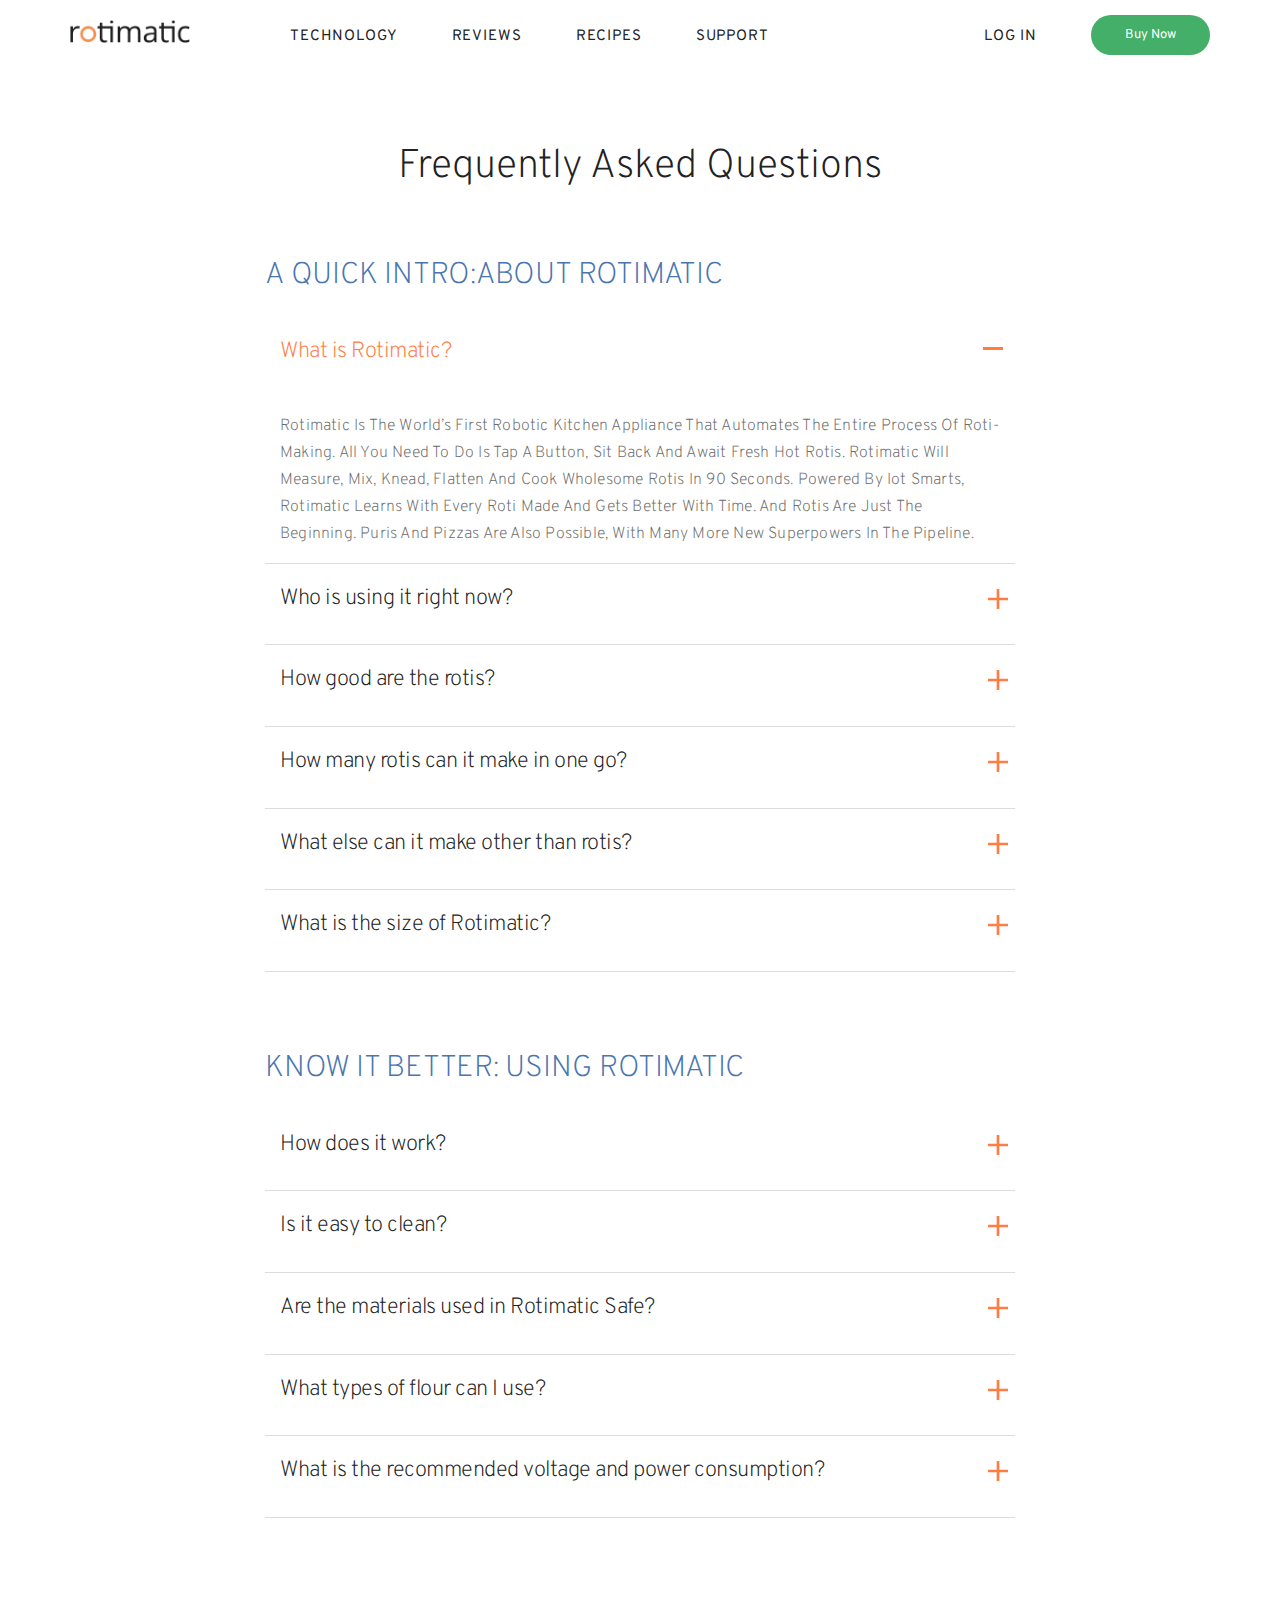
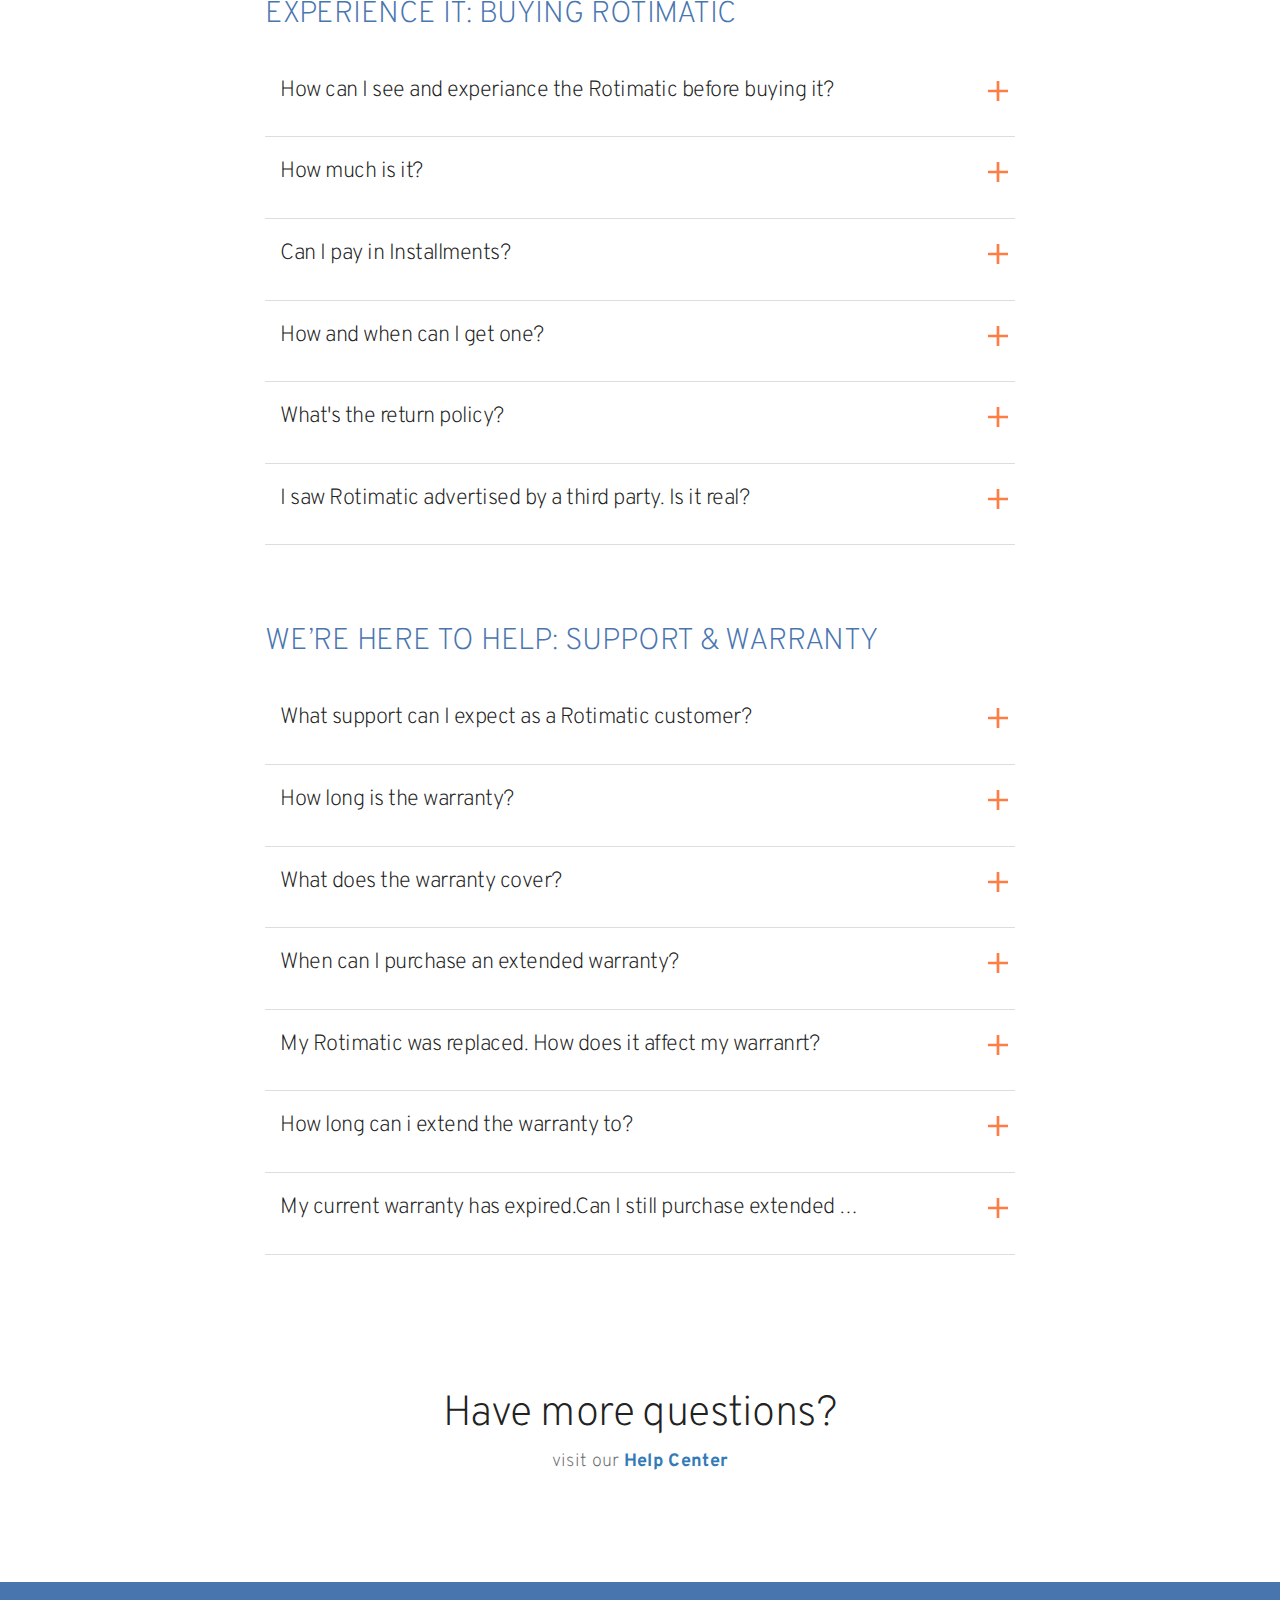
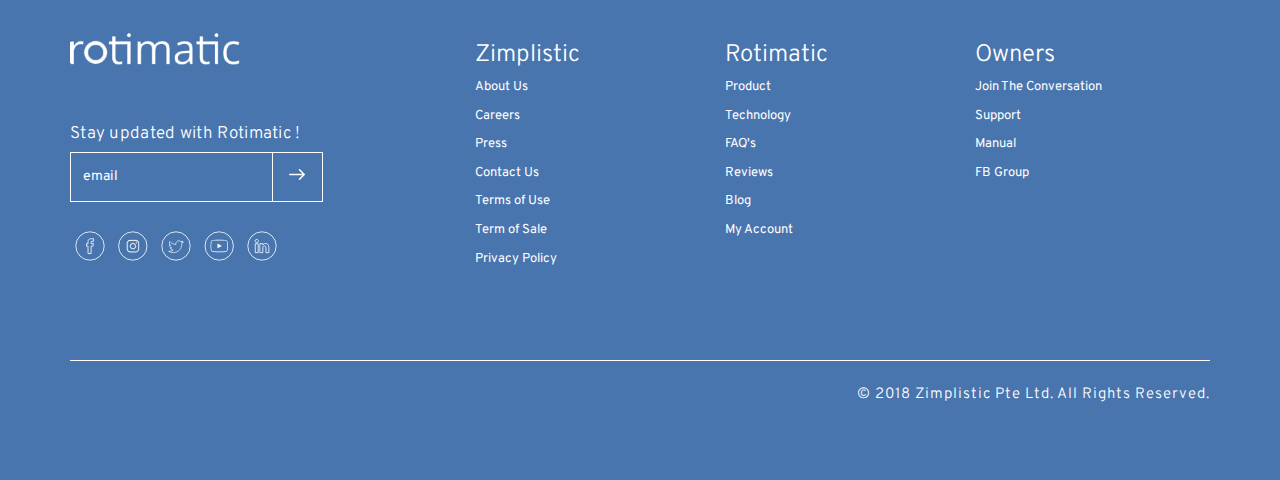
<file: faq.html>
<!DOCTYPE html>
<html lang="en">
  <head>
    <meta charset="utf-8">
    <meta http-equiv="X-UA-Compatible" content="IE=edge">
    <meta name="viewport" content="width=device-width, initial-scale=1">
    <!-- The above 3 meta tags *must* come first in the head; any other head content must come *after* these tags -->
    <title>Rotimatic | FAQ Page</title>
    <!-- Bootstrap -->
    <link href="css/bootstrap.min.css" rel="stylesheet">
    <link href="css/style.css" rel="stylesheet">
    <!-- HTML5 shim and Respond.js for IE8 support of HTML5 elements and media queries -->
    <!-- WARNING: Respond.js doesn't work if you view the page via file:// -->
    <!--[if lt IE 9]>
      <script src="https://oss.maxcdn.com/html5shiv/3.7.3/html5shiv.min.js"></script>
      <script src="https://oss.maxcdn.com/respond/1.4.2/respond.min.js"></script>
    <![endif]-->
  </head>
  <body>
    <div class="wrapper">
    	<!-- header -->
    	<header>
            <nav class="navbar navbar-default">
                <div class="container">
                <!-- Brand and toggle get grouped for better mobile display -->
                    <div class="navbar-header">
                        <button type="button" class="navbar-toggle collapsed" data-toggle="collapse" data-target="#bs-example-navbar-collapse-1" aria-expanded="false">
                            <svg width="27px" height="17px" viewBox="0 0 27 17" version="1.1" xmlns="http://www.w3.org/2000/svg" xmlns:xlink="http://www.w3.org/1999/xlink" class="open-menu">
                                <!-- Generator: Sketch 50 (54983) - http://www.bohemiancoding.com/sketch -->
                                <desc>Created with Sketch.</desc>
                                <defs></defs>
                                <g id="Symbols" stroke="none" stroke-width="1" fill="none" fill-rule="evenodd">
                                    <g id="Icons/Mobile/Burger-Menu" fill="#6C6C6C">
                                        <path d="M1,2 L25.5,2 C26.052,2 26.5,1.552 26.5,1 C26.5,0.448 26.052,0 25.5,0 L1,0 C0.448,0 0,0.448 0,1 C0,1.552 0.448,2 1,2" id="Fill-1"></path>
                                        <path d="M1,9.5 L25.5,9.5 C26.052,9.5 26.5,9.052 26.5,8.5 C26.5,7.948 26.052,7.5 25.5,7.5 L1,7.5 C0.448,7.5 0,7.948 0,8.5 C0,9.052 0.448,9.5 1,9.5" id="Fill-3"></path>
                                        <path d="M1,17 L25.5,17 C26.052,17 26.5,16.552 26.5,16 C26.5,15.448 26.052,15 25.5,15 L1,15 C0.448,15 0,15.448 0,16 C0,16.552 0.448,17 1,17" id="Fill-5"></path>
                                    </g>
                                </g>
                            </svg>
                            <svg width="27px" height="17px" viewBox="0 0 27 28" version="1.1" xmlns="http://www.w3.org/2000/svg" xmlns:xlink="http://www.w3.org/1999/xlink" class="close-menu">
                                <!-- Generator: Sketch 50 (54983) - http://www.bohemiancoding.com/sketch -->
                                <desc>Created with Sketch.</desc>
                                <defs></defs>
                                <g id="Symbols" stroke="none" stroke-width="1" fill="none" fill-rule="evenodd">
                                    <g id="Icons/Mobile/Close" fill="#6C6C6C" fill-rule="nonzero">
                                        <g id="cancel">
                                            <path d="M12.2094844,13.8315938 L0.258609375,25.7824687 C-0.07340625,26.1144844 -0.07340625,26.652375 0.258609375,26.9843906 C0.42440625,27.1506094 0.64209375,27.2332969 0.859359375,27.2332969 C1.07704687,27.2332969 1.2943125,27.1506094 1.46010938,26.9843906 L13.5008438,14.9436562 L25.5415781,26.9843906 C25.7077969,27.1506094 25.9250625,27.2332969 26.1423281,27.2332969 C26.3595938,27.2332969 26.5772812,27.1506094 26.7430781,26.9843906 C27.0750938,26.652375 27.0750938,26.1144844 26.7430781,25.7824687 L14.792625,13.8315938 L26.7510937,1.87228125 C27.0831094,1.54026562 27.0831094,1.002375 26.7510937,0.670359375 C26.4190781,0.338765625 25.8811875,0.338765625 25.5495937,0.670359375 L13.5012656,12.7195312 L1.45167187,0.67078125 C1.11965625,0.3391875 0.5821875,0.3391875 0.250171875,0.67078125 C-0.08184375,1.00279687 -0.08184375,1.5406875 0.250171875,1.87270313 L12.2094844,13.8315938 Z" id="Shape"></path>
                                        </g>
                                    </g>
                                </g>
                            </svg>
                        </button>
                        <a class="navbar-brand logo" href="index.html">
                            <svg width="120px" height="23px" viewBox="0 0 120 23" version="1.1" xmlns="http://www.w3.org/2000/svg" xmlns:xlink="http://www.w3.org/1999/xlink">
                                <!-- Generator: Sketch 50 (54983) - http://www.bohemiancoding.com/sketch -->
                                <desc>Created with Sketch.</desc>
                                <defs></defs>
                                <g id="Symbols" stroke="none" stroke-width="1" fill="none" fill-rule="evenodd">
                                    <g id="Components/Desktop/Navigation-Bar/White-Background/Green-Buy-Now" transform="translate(-208.000000, -18.000000)">
                                        <g id="Components/Navigation-Bar/Transparent-Background/Light">
                                            <g id="Nav-Bar">
                                                <g id="Logo/Colored" transform="translate(208.000000, 18.000000)">
                                                    <image id="rotimatic-logo-2x" x="0" y="0" width="120" height="23" xlink:href="[data-uri]"></image>
                                                </g>
                                            </g>
                                        </g>
                                    </g>
                                </g>
                            </svg>
                        </a> 
                        <button type="button" class="hidden-lg hidden-md hidden-sm primary-btn pull-right" href="buy-now.html">
                            <a href="buy-now.html">Buy Now</a>
                        </button>
                    </div>
                <!-- Collect the nav links, forms, and other content for toggling -->
                    <div class="collapse navbar-collapse" id="bs-example-navbar-collapse-1">
                        <ul class="nav navbar-nav first-nav">
                            <li><a href="technology.html">TECHNOLOGY</a></li>
                            <li><a href="reviews.html">REVIEWS</a></li>
                            <li><a href="recipes.html">RECIPES</a></li>
                            <li><a href="contact-us.html">SUPPORT</a></li>
                        </ul>
                     
                      <ul class="nav navbar-nav navbar-right">
                        <li><a href="javascript:void(0)">LOG IN</a></li>
                        <li>
                            <button type="button" class="primary-btn" href="buy-now.html">
                                <a href="buy-now.html">Buy Now</a>
                            </button>
                        </li>
                      </ul>
                    </div><!-- /.navbar-collapse -->
                </div><!-- /.container-->
            </nav>
    	</header>
    	<!-- /header -->
        <!-- Faq-main-box-start -->
        <section class="faq-page-main-box">
            <div class="container">
                <div class="section-title">
                    <h2>Frequently Asked Questions</h2>
                </div>
                <div class="faq-inner-box">
                    <div class="questions-box">
                        <div class="faq-title">
                            <h3>A QUICK INTRO:</br>ABOUT ROTIMATIC</h3>
                        </div>
                        <div class="panel-group" id="accordion" role="tablist" aria-multiselectable="true">
                            <div class="panel panel-default">
                                <div class="panel-heading" role="tab" id="headingOne">
                                    <h4 class="panel-title">
                                        <a role="button" data-toggle="collapse" data-parent="#accordion" href="#collapseOne" aria-expanded="true" aria-controls="collapseOne">
                                          <span class="ques">What is Rotimatic?</span>
                                          <span class="icons">
                                              <svg width="20px" height="20px" viewBox="0 0 20 20" version="1.1" xmlns="http://www.w3.org/2000/svg" xmlns:xlink="http://www.w3.org/1999/xlink" class="plus">
                                                  <!-- Generator: Sketch 50 (54983) - http://www.bohemiancoding.com/sketch -->
                                                  <desc>Created with Sketch.</desc>
                                                  <defs></defs>
                                                  <g id="Symbols" stroke="none" stroke-width="1" fill="none" fill-rule="evenodd">
                                                      <g id="Assets/Accordion/Collapsed" transform="translate(-665.000000, -3.000000)" fill="#FF7D42">
                                                          <g id="Group">
                                                              <g id="Group-4" transform="translate(665.000000, 3.000000)">
                                                                  <path d="M8.66666667,8.66666667 L8.66666667,8.16431199e-17 L11.3333333,-8.16431199e-17 L11.3333333,8.66666667 L20,8.66666667 L20,11.3333333 L11.3333333,11.3333333 L11.3333333,20 L8.66666667,20 L8.66666667,11.3333333 L0,11.3333333 L0,8.66666667 L8.66666667,8.66666667 Z" id="Combined-Shape"></path>
                                                              </g>
                                                          </g>
                                                      </g>
                                                  </g>
                                              </svg>
                                              <svg width="20px" height="3px" viewBox="0 0 20 3" version="1.1" xmlns="http://www.w3.org/2000/svg" xmlns:xlink="http://www.w3.org/1999/xlink" class="minus">
                                                  <!-- Generator: Sketch 50 (54983) - http://www.bohemiancoding.com/sketch -->
                                                  <desc>Created with Sketch.</desc>
                                                  <defs></defs>
                                                  <g id="Symbols" stroke="none" stroke-width="1" fill="none" fill-rule="evenodd">
                                                      <g id="Assets/Accordion/Expanded" transform="translate(-665.000000, -16.000000)" fill="#FF7D42">
                                                          <g id="Asset/Accordion/Collapsed/V1.0" transform="translate(10.000000, -6.000000)">
                                                              <g id="Group-4" transform="translate(655.000000, 22.000000)">
                                                                  <rect id="Combined-Shape" x="0" y="0" width="20" height="3"></rect>
                                                              </g>
                                                          </g>
                                                      </g>
                                                  </g>
                                              </svg>
                                          </span>
                                        </a>
                                    </h4>
                                </div>
                                <div id="collapseOne" class="panel-collapse collapse in" role="tabpanel" aria-labelledby="headingOne">
                                    <div class="panel-body">
                                        Rotimatic Is The World’s First Robotic Kitchen Appliance That Automates The Entire Process Of Roti-Making. All You Need To Do Is Tap A Button, Sit Back And Await Fresh Hot Rotis. Rotimatic Will Measure, Mix, Knead, Flatten And Cook Wholesome Rotis In 90 Seconds. Powered By Iot Smarts, Rotimatic Learns With Every Roti Made And Gets Better With Time. And Rotis Are Just The Beginning. Puris And Pizzas Are Also Possible, With Many More New Superpowers In The Pipeline.
                                    </div>
                                </div>
                            </div>
                            <div class="panel panel-default">
                                <div class="panel-heading" role="tab" id="headingTwo">
                                    <h4 class="panel-title">
                                        <a class="collapsed" role="button" data-toggle="collapse" data-parent="#accordion" href="#collapseTwo" aria-expanded="false" aria-controls="collapseTwo">
                                          <span class="ques">Who is using it right now?</span>
                                          <span class="icons">
                                              <svg width="20px" height="20px" viewBox="0 0 20 20" version="1.1" xmlns="http://www.w3.org/2000/svg" xmlns:xlink="http://www.w3.org/1999/xlink" class="plus">
                                                  <!-- Generator: Sketch 50 (54983) - http://www.bohemiancoding.com/sketch -->
                                                  <desc>Created with Sketch.</desc>
                                                  <defs></defs>
                                                  <g id="Symbols" stroke="none" stroke-width="1" fill="none" fill-rule="evenodd">
                                                      <g id="Assets/Accordion/Collapsed" transform="translate(-665.000000, -3.000000)" fill="#FF7D42">
                                                          <g id="Group">
                                                              <g id="Group-4" transform="translate(665.000000, 3.000000)">
                                                                  <path d="M8.66666667,8.66666667 L8.66666667,8.16431199e-17 L11.3333333,-8.16431199e-17 L11.3333333,8.66666667 L20,8.66666667 L20,11.3333333 L11.3333333,11.3333333 L11.3333333,20 L8.66666667,20 L8.66666667,11.3333333 L0,11.3333333 L0,8.66666667 L8.66666667,8.66666667 Z" id="Combined-Shape"></path>
                                                              </g>
                                                          </g>
                                                      </g>
                                                  </g>
                                              </svg>
                                              <svg width="20px" height="3px" viewBox="0 0 20 3" version="1.1" xmlns="http://www.w3.org/2000/svg" xmlns:xlink="http://www.w3.org/1999/xlink" class="minus">
                                                  <!-- Generator: Sketch 50 (54983) - http://www.bohemiancoding.com/sketch -->
                                                  <desc>Created with Sketch.</desc>
                                                  <defs></defs>
                                                  <g id="Symbols" stroke="none" stroke-width="1" fill="none" fill-rule="evenodd">
                                                      <g id="Assets/Accordion/Expanded" transform="translate(-665.000000, -16.000000)" fill="#FF7D42">
                                                          <g id="Asset/Accordion/Collapsed/V1.0" transform="translate(10.000000, -6.000000)">
                                                              <g id="Group-4" transform="translate(655.000000, 22.000000)">
                                                                  <rect id="Combined-Shape" x="0" y="0" width="20" height="3"></rect>
                                                              </g>
                                                          </g>
                                                      </g>
                                                  </g>
                                              </svg>
                                          </span>
                                        </a>
                                    </h4>
                                </div>
                                <div id="collapseTwo" class="panel-collapse collapse" role="tabpanel" aria-labelledby="headingTwo">
                                    <div class="panel-body">
                                        Who is using it right now?
                                        Thousands of proud owners worldwide make a million rotis with Rotimatic every day. Health-conscious homes, fussy kids, dual-income couples, foodies, techies, roti lovers, progressive families and many more are among our customers. From time to health to taste to wonder, everyone loves Rotimatic for a different reason. Check out our <a href="reviews.html">reviews</a>
                                    </div>
                                </div>
                            </div>
                            <div class="panel panel-default">
                                <div class="panel-heading" role="tab" id="headingThree">
                                    <h4 class="panel-title">
                                        <a class="collapsed" role="button" data-toggle="collapse" data-parent="#accordion" href="#collapseThree" aria-expanded="false" aria-controls="collapseThree">
                                          <span class="ques">How good are the rotis?</span>
                                          <span class="icons">
                                              <svg width="20px" height="20px" viewBox="0 0 20 20" version="1.1" xmlns="http://www.w3.org/2000/svg" xmlns:xlink="http://www.w3.org/1999/xlink" class="plus">
                                                  <!-- Generator: Sketch 50 (54983) - http://www.bohemiancoding.com/sketch -->
                                                  <desc>Created with Sketch.</desc>
                                                  <defs></defs>
                                                  <g id="Symbols" stroke="none" stroke-width="1" fill="none" fill-rule="evenodd">
                                                      <g id="Assets/Accordion/Collapsed" transform="translate(-665.000000, -3.000000)" fill="#FF7D42">
                                                          <g id="Group">
                                                              <g id="Group-4" transform="translate(665.000000, 3.000000)">
                                                                  <path d="M8.66666667,8.66666667 L8.66666667,8.16431199e-17 L11.3333333,-8.16431199e-17 L11.3333333,8.66666667 L20,8.66666667 L20,11.3333333 L11.3333333,11.3333333 L11.3333333,20 L8.66666667,20 L8.66666667,11.3333333 L0,11.3333333 L0,8.66666667 L8.66666667,8.66666667 Z" id="Combined-Shape"></path>
                                                              </g>
                                                          </g>
                                                      </g>
                                                  </g>
                                              </svg>
                                              <svg width="20px" height="3px" viewBox="0 0 20 3" version="1.1" xmlns="http://www.w3.org/2000/svg" xmlns:xlink="http://www.w3.org/1999/xlink" class="minus">
                                                  <!-- Generator: Sketch 50 (54983) - http://www.bohemiancoding.com/sketch -->
                                                  <desc>Created with Sketch.</desc>
                                                  <defs></defs>
                                                  <g id="Symbols" stroke="none" stroke-width="1" fill="none" fill-rule="evenodd">
                                                      <g id="Assets/Accordion/Expanded" transform="translate(-665.000000, -16.000000)" fill="#FF7D42">
                                                          <g id="Asset/Accordion/Collapsed/V1.0" transform="translate(10.000000, -6.000000)">
                                                              <g id="Group-4" transform="translate(655.000000, 22.000000)">
                                                                  <rect id="Combined-Shape" x="0" y="0" width="20" height="3"></rect>
                                                              </g>
                                                          </g>
                                                      </g>
                                                  </g>
                                              </svg>
                                          </span>
                                        </a>
                                    </h4>
                                </div>
                                <div id="collapseThree" class="panel-collapse collapse" role="tabpanel" aria-labelledby="headingThree">
                                    <div class="panel-body">
                                        There’s nothing quite like Mummy ke haath ka khana aka mom-made food, right? Our users say that Rotimatic rotis come very close. Rotimatic gets smarter with data from every roti to ensure better taste as time goes by. Discerning mothers and grandmothers nod in approval when they see the rotis puff evenly every time, and are delightfully surprised by the softness and taste.
                                    </div>
                                </div>
                            </div>
                            <div class="panel panel-default">
                                <div class="panel-heading" role="tab" id="headingFour">
                                    <h4 class="panel-title">
                                        <a class="collapsed" role="button" data-toggle="collapse" data-parent="#accordion" href="#collapseFour" aria-expanded="false" aria-controls="collapseFour">
                                          <span class="ques">How many rotis can it make in one go?</span>
                                          <span class="icons">
                                              <svg width="20px" height="20px" viewBox="0 0 20 20" version="1.1" xmlns="http://www.w3.org/2000/svg" xmlns:xlink="http://www.w3.org/1999/xlink" class="plus">
                                                  <!-- Generator: Sketch 50 (54983) - http://www.bohemiancoding.com/sketch -->
                                                  <desc>Created with Sketch.</desc>
                                                  <defs></defs>
                                                  <g id="Symbols" stroke="none" stroke-width="1" fill="none" fill-rule="evenodd">
                                                      <g id="Assets/Accordion/Collapsed" transform="translate(-665.000000, -3.000000)" fill="#FF7D42">
                                                          <g id="Group">
                                                              <g id="Group-4" transform="translate(665.000000, 3.000000)">
                                                                  <path d="M8.66666667,8.66666667 L8.66666667,8.16431199e-17 L11.3333333,-8.16431199e-17 L11.3333333,8.66666667 L20,8.66666667 L20,11.3333333 L11.3333333,11.3333333 L11.3333333,20 L8.66666667,20 L8.66666667,11.3333333 L0,11.3333333 L0,8.66666667 L8.66666667,8.66666667 Z" id="Combined-Shape"></path>
                                                              </g>
                                                          </g>
                                                      </g>
                                                  </g>
                                              </svg>
                                              <svg width="20px" height="3px" viewBox="0 0 20 3" version="1.1" xmlns="http://www.w3.org/2000/svg" xmlns:xlink="http://www.w3.org/1999/xlink" class="minus">
                                                  <!-- Generator: Sketch 50 (54983) - http://www.bohemiancoding.com/sketch -->
                                                  <desc>Created with Sketch.</desc>
                                                  <defs></defs>
                                                  <g id="Symbols" stroke="none" stroke-width="1" fill="none" fill-rule="evenodd">
                                                      <g id="Assets/Accordion/Expanded" transform="translate(-665.000000, -16.000000)" fill="#FF7D42">
                                                          <g id="Asset/Accordion/Collapsed/V1.0" transform="translate(10.000000, -6.000000)">
                                                              <g id="Group-4" transform="translate(655.000000, 22.000000)">
                                                                  <rect id="Combined-Shape" x="0" y="0" width="20" height="3"></rect>
                                                              </g>
                                                          </g>
                                                      </g>
                                                  </g>
                                              </svg>
                                          </span>
                                        </a>
                                    </h4>
                                </div>
                                <div id="collapseFour" class="panel-collapse collapse" role="tabpanel" aria-labelledby="headingFour">
                                    <div class="panel-body">
                                        Rotimatic can make as many rotis as you wish, non-stop. However, you need to top-up ingredients after every 12-14 rotis (Rotimatic will notify you to top up the ingredients when they run low)
                                    </div>
                                </div>
                            </div>
                            <div class="panel panel-default">
                                <div class="panel-heading" role="tab" id="headingFive">
                                    <h4 class="panel-title">
                                        <a class="collapsed" role="button" data-toggle="collapse" data-parent="#accordion" href="#collapseFive" aria-expanded="false" aria-controls="collapseFive">
                                          <span class="ques">What else can it make other than rotis?</span>
                                          <span class="icons">
                                              <svg width="20px" height="20px" viewBox="0 0 20 20" version="1.1" xmlns="http://www.w3.org/2000/svg" xmlns:xlink="http://www.w3.org/1999/xlink" class="plus">
                                                  <!-- Generator: Sketch 50 (54983) - http://www.bohemiancoding.com/sketch -->
                                                  <desc>Created with Sketch.</desc>
                                                  <defs></defs>
                                                  <g id="Symbols" stroke="none" stroke-width="1" fill="none" fill-rule="evenodd">
                                                      <g id="Assets/Accordion/Collapsed" transform="translate(-665.000000, -3.000000)" fill="#FF7D42">
                                                          <g id="Group">
                                                              <g id="Group-4" transform="translate(665.000000, 3.000000)">
                                                                  <path d="M8.66666667,8.66666667 L8.66666667,8.16431199e-17 L11.3333333,-8.16431199e-17 L11.3333333,8.66666667 L20,8.66666667 L20,11.3333333 L11.3333333,11.3333333 L11.3333333,20 L8.66666667,20 L8.66666667,11.3333333 L0,11.3333333 L0,8.66666667 L8.66666667,8.66666667 Z" id="Combined-Shape"></path>
                                                              </g>
                                                          </g>
                                                      </g>
                                                  </g>
                                              </svg>
                                              <svg width="20px" height="3px" viewBox="0 0 20 3" version="1.1" xmlns="http://www.w3.org/2000/svg" xmlns:xlink="http://www.w3.org/1999/xlink" class="minus">
                                                  <!-- Generator: Sketch 50 (54983) - http://www.bohemiancoding.com/sketch -->
                                                  <desc>Created with Sketch.</desc>
                                                  <defs></defs>
                                                  <g id="Symbols" stroke="none" stroke-width="1" fill="none" fill-rule="evenodd">
                                                      <g id="Assets/Accordion/Expanded" transform="translate(-665.000000, -16.000000)" fill="#FF7D42">
                                                          <g id="Asset/Accordion/Collapsed/V1.0" transform="translate(10.000000, -6.000000)">
                                                              <g id="Group-4" transform="translate(655.000000, 22.000000)">
                                                                  <rect id="Combined-Shape" x="0" y="0" width="20" height="3"></rect>
                                                              </g>
                                                          </g>
                                                      </g>
                                                  </g>
                                              </svg>
                                          </span>
                                        </a>
                                    </h4>
                                </div>
                                <div id="collapseFive" class="panel-collapse collapse" role="tabpanel" aria-labelledby="headingFive">
                                    <div class="panel-body">
                                        Rotis are where it all began, but Rotimatic doesn’t stop there. As a smart appliance, it continues to evolve via regular software upgrades. We’ve already launched upgrades that help you cook puris and pizzas. In the near future, we will be releasing upgrades for wraps, tortillas, new types of flour and more. And guess what? The price of your Rotimatic includes all these unlimited new upgrades, so you won’t have to pay a single cent more.
                                    </div>
                                </div>
                            </div>
                            <div class="panel panel-default">
                                <div class="panel-heading" role="tab" id="headingSix">
                                    <h4 class="panel-title">
                                        <a class="collapsed" role="button" data-toggle="collapse" data-parent="#accordion" href="#collapseSix" aria-expanded="false" aria-controls="collapseSix">
                                          <span class="ques">What is the size of Rotimatic?</span>
                                          <span class="icons">
                                              <svg width="20px" height="20px" viewBox="0 0 20 20" version="1.1" xmlns="http://www.w3.org/2000/svg" xmlns:xlink="http://www.w3.org/1999/xlink" class="plus">
                                                  <!-- Generator: Sketch 50 (54983) - http://www.bohemiancoding.com/sketch -->
                                                  <desc>Created with Sketch.</desc>
                                                  <defs></defs>
                                                  <g id="Symbols" stroke="none" stroke-width="1" fill="none" fill-rule="evenodd">
                                                      <g id="Assets/Accordion/Collapsed" transform="translate(-665.000000, -3.000000)" fill="#FF7D42">
                                                          <g id="Group">
                                                              <g id="Group-4" transform="translate(665.000000, 3.000000)">
                                                                  <path d="M8.66666667,8.66666667 L8.66666667,8.16431199e-17 L11.3333333,-8.16431199e-17 L11.3333333,8.66666667 L20,8.66666667 L20,11.3333333 L11.3333333,11.3333333 L11.3333333,20 L8.66666667,20 L8.66666667,11.3333333 L0,11.3333333 L0,8.66666667 L8.66666667,8.66666667 Z" id="Combined-Shape"></path>
                                                              </g>
                                                          </g>
                                                      </g>
                                                  </g>
                                              </svg>
                                              <svg width="20px" height="3px" viewBox="0 0 20 3" version="1.1" xmlns="http://www.w3.org/2000/svg" xmlns:xlink="http://www.w3.org/1999/xlink" class="minus">
                                                  <!-- Generator: Sketch 50 (54983) - http://www.bohemiancoding.com/sketch -->
                                                  <desc>Created with Sketch.</desc>
                                                  <defs></defs>
                                                  <g id="Symbols" stroke="none" stroke-width="1" fill="none" fill-rule="evenodd">
                                                      <g id="Assets/Accordion/Expanded" transform="translate(-665.000000, -16.000000)" fill="#FF7D42">
                                                          <g id="Asset/Accordion/Collapsed/V1.0" transform="translate(10.000000, -6.000000)">
                                                              <g id="Group-4" transform="translate(655.000000, 22.000000)">
                                                                  <rect id="Combined-Shape" x="0" y="0" width="20" height="3"></rect>
                                                              </g>
                                                          </g>
                                                      </g>
                                                  </g>
                                              </svg>
                                          </span>
                                        </a>
                                    </h4>
                                </div>
                                <div id="collapseSix" class="panel-collapse collapse" role="tabpanel" aria-labelledby="headingSix">
                                    <div class="panel-body">
                                       No bigger than it needs to be. Rotimatic is designed to fit elegantly in a modern kitchen. As such, it’s about the size of a medium-sized microwave. It measures 40 cm (width) x 40 cm (length) x 32 cm (height) and weighs about 20 kg.
                                    </div>
                                </div>
                            </div>
                        </div>
                    </div>
                    <div class="questions-box"> 
                        <div class="faq-title">
                            <h3>KNOW IT BETTER:<br> USING ROTIMATIC</h3>
                        </div>
                        <div class="panel-group" id="accordion" role="tablist" aria-multiselectable="true">
                            <div class="panel panel-default">
                                <div class="panel-heading" role="tab" id="headingEleven">
                                    <h4 class="panel-title">
                                        <a class="collapsed" role="button" data-toggle="collapse" data-parent="#accordion" href="#collapseEleven" aria-expanded="true" aria-controls="collapseEleven">
                                          <span class="ques">How does it work?</span>
                                          <span class="icons">
                                              <svg width="20px" height="20px" viewBox="0 0 20 20" version="1.1" xmlns="http://www.w3.org/2000/svg" xmlns:xlink="http://www.w3.org/1999/xlink" class="plus">
                                                  <!-- Generator: Sketch 50 (54983) - http://www.bohemiancoding.com/sketch -->
                                                  <desc>Created with Sketch.</desc>
                                                  <defs></defs>
                                                  <g id="Symbols" stroke="none" stroke-width="1" fill="none" fill-rule="evenodd">
                                                      <g id="Assets/Accordion/Collapsed" transform="translate(-665.000000, -3.000000)" fill="#FF7D42">
                                                          <g id="Group">
                                                              <g id="Group-4" transform="translate(665.000000, 3.000000)">
                                                                  <path d="M8.66666667,8.66666667 L8.66666667,8.16431199e-17 L11.3333333,-8.16431199e-17 L11.3333333,8.66666667 L20,8.66666667 L20,11.3333333 L11.3333333,11.3333333 L11.3333333,20 L8.66666667,20 L8.66666667,11.3333333 L0,11.3333333 L0,8.66666667 L8.66666667,8.66666667 Z" id="Combined-Shape"></path>
                                                              </g>
                                                          </g>
                                                      </g>
                                                  </g>
                                              </svg>
                                              <svg width="20px" height="3px" viewBox="0 0 20 3" version="1.1" xmlns="http://www.w3.org/2000/svg" xmlns:xlink="http://www.w3.org/1999/xlink" class="minus">
                                                  <!-- Generator: Sketch 50 (54983) - http://www.bohemiancoding.com/sketch -->
                                                  <desc>Created with Sketch.</desc>
                                                  <defs></defs>
                                                  <g id="Symbols" stroke="none" stroke-width="1" fill="none" fill-rule="evenodd">
                                                      <g id="Assets/Accordion/Expanded" transform="translate(-665.000000, -16.000000)" fill="#FF7D42">
                                                          <g id="Asset/Accordion/Collapsed/V1.0" transform="translate(10.000000, -6.000000)">
                                                              <g id="Group-4" transform="translate(655.000000, 22.000000)">
                                                                  <rect id="Combined-Shape" x="0" y="0" width="20" height="3"></rect>
                                                              </g>
                                                          </g>
                                                      </g>
                                                  </g>
                                              </svg>
                                          </span>
                                        </a>
                                    </h4>
                                </div>
                                <div id="collapseEleven" class="panel-collapse collapse" role="tabpanel" aria-labelledby="headingEleven">
                                    <div class="panel-body">
                                        Rotimatic automatically measures, dispenses and mixes the ingredients and kneads one dough ball at a time. With built-in AI technology, it can mirror human judgment to adjust the proportion of flour and water real time to create a perfect dough ball. Once a dough ball is made, Rotimatic presses the dough into a flat roti and then roasts each roti until it’s puffed deliciously.
                                    </div>
                                </div>
                            </div>
                            <div class="panel panel-default">
                                <div class="panel-heading" role="tab" id="headingTwelve">
                                    <h4 class="panel-title">
                                        <a class="collapsed" role="button" data-toggle="collapse" data-parent="#accordion" href="#collapseTwelve" aria-expanded="true" aria-controls="collapseTwelve">
                                          <span class="ques">Is it easy to clean?</span>
                                          <span class="icons">
                                              <svg width="20px" height="20px" viewBox="0 0 20 20" version="1.1" xmlns="http://www.w3.org/2000/svg" xmlns:xlink="http://www.w3.org/1999/xlink" class="plus">
                                                  <!-- Generator: Sketch 50 (54983) - http://www.bohemiancoding.com/sketch -->
                                                  <desc>Created with Sketch.</desc>
                                                  <defs></defs>
                                                  <g id="Symbols" stroke="none" stroke-width="1" fill="none" fill-rule="evenodd">
                                                      <g id="Assets/Accordion/Collapsed" transform="translate(-665.000000, -3.000000)" fill="#FF7D42">
                                                          <g id="Group">
                                                              <g id="Group-4" transform="translate(665.000000, 3.000000)">
                                                                  <path d="M8.66666667,8.66666667 L8.66666667,8.16431199e-17 L11.3333333,-8.16431199e-17 L11.3333333,8.66666667 L20,8.66666667 L20,11.3333333 L11.3333333,11.3333333 L11.3333333,20 L8.66666667,20 L8.66666667,11.3333333 L0,11.3333333 L0,8.66666667 L8.66666667,8.66666667 Z" id="Combined-Shape"></path>
                                                              </g>
                                                          </g>
                                                      </g>
                                                  </g>
                                              </svg>
                                              <svg width="20px" height="3px" viewBox="0 0 20 3" version="1.1" xmlns="http://www.w3.org/2000/svg" xmlns:xlink="http://www.w3.org/1999/xlink" class="minus">
                                                  <!-- Generator: Sketch 50 (54983) - http://www.bohemiancoding.com/sketch -->
                                                  <desc>Created with Sketch.</desc>
                                                  <defs></defs>
                                                  <g id="Symbols" stroke="none" stroke-width="1" fill="none" fill-rule="evenodd">
                                                      <g id="Assets/Accordion/Expanded" transform="translate(-665.000000, -16.000000)" fill="#FF7D42">
                                                          <g id="Asset/Accordion/Collapsed/V1.0" transform="translate(10.000000, -6.000000)">
                                                              <g id="Group-4" transform="translate(655.000000, 22.000000)">
                                                                  <rect id="Combined-Shape" x="0" y="0" width="20" height="3"></rect>
                                                              </g>
                                                          </g>
                                                      </g>
                                                  </g>
                                              </svg>
                                          </span>
                                        </a>
                                    </h4>
                                </div>
                                <div id="collapseTwelve" class="panel-collapse collapse" role="tabpanel" aria-labelledby="headingEleven">
                                    <div class="panel-body">
                                        We know that cleaning your Rotimatic isn’t the most delightful part of using it. That’s why we’ve designed it for easy cleaning. There are two types of cleaning. One is ‘daily cleaning’ where only 2 small parts that come in contact with the wet dough need to be cleaned after each use. The other is ‘weekly cleaning’ which includes cleaning the storage containers (flour, water and oil), flour dispensing tunnel, front door, pan area, and behind the Kicker and the Sweeper. Every part of your Rotimatic is dishwasher-friendly.
                                    </div>
                                </div>
                            </div>
                            <div class="panel panel-default">
                                <div class="panel-heading" role="tab" id="headingThirteen">
                                    <h4 class="panel-title">
                                        <a class="collapsed" role="button" data-toggle="collapse" data-parent="#accordion" href="#collapseThirteen" aria-expanded="true" aria-controls="collapseThirteen">
                                          <span class="ques">Are the materials used in Rotimatic Safe?</span>
                                          <span class="icons">
                                              <svg width="20px" height="20px" viewBox="0 0 20 20" version="1.1" xmlns="http://www.w3.org/2000/svg" xmlns:xlink="http://www.w3.org/1999/xlink" class="plus">
                                                  <!-- Generator: Sketch 50 (54983) - http://www.bohemiancoding.com/sketch -->
                                                  <desc>Created with Sketch.</desc>
                                                  <defs></defs>
                                                  <g id="Symbols" stroke="none" stroke-width="1" fill="none" fill-rule="evenodd">
                                                      <g id="Assets/Accordion/Collapsed" transform="translate(-665.000000, -3.000000)" fill="#FF7D42">
                                                          <g id="Group">
                                                              <g id="Group-4" transform="translate(665.000000, 3.000000)">
                                                                  <path d="M8.66666667,8.66666667 L8.66666667,8.16431199e-17 L11.3333333,-8.16431199e-17 L11.3333333,8.66666667 L20,8.66666667 L20,11.3333333 L11.3333333,11.3333333 L11.3333333,20 L8.66666667,20 L8.66666667,11.3333333 L0,11.3333333 L0,8.66666667 L8.66666667,8.66666667 Z" id="Combined-Shape"></path>
                                                              </g>
                                                          </g>
                                                      </g>
                                                  </g>
                                              </svg>
                                              <svg width="20px" height="3px" viewBox="0 0 20 3" version="1.1" xmlns="http://www.w3.org/2000/svg" xmlns:xlink="http://www.w3.org/1999/xlink" class="minus">
                                                  <!-- Generator: Sketch 50 (54983) - http://www.bohemiancoding.com/sketch -->
                                                  <desc>Created with Sketch.</desc>
                                                  <defs></defs>
                                                  <g id="Symbols" stroke="none" stroke-width="1" fill="none" fill-rule="evenodd">
                                                      <g id="Assets/Accordion/Expanded" transform="translate(-665.000000, -16.000000)" fill="#FF7D42">
                                                          <g id="Asset/Accordion/Collapsed/V1.0" transform="translate(10.000000, -6.000000)">
                                                              <g id="Group-4" transform="translate(655.000000, 22.000000)">
                                                                  <rect id="Combined-Shape" x="0" y="0" width="20" height="3"></rect>
                                                              </g>
                                                          </g>
                                                      </g>
                                                  </g>
                                              </svg>
                                          </span>
                                        </a>
                                    </h4>
                                </div>
                                <div id="collapseThirteen" class="panel-collapse collapse" role="tabpanel" aria-labelledby="headingEleven">
                                    <div class="panel-body">
                                        We’re obsessed with two things: taste and health. To ensure the safety of every flatbread Rotimatic makes, all plastic materials that come in contact with food are safe and FDA compliant.
                                    </div>
                                </div>
                            </div>
                            <div class="panel panel-default">
                                <div class="panel-heading" role="tab" id="headingFourteen">
                                    <h4 class="panel-title">
                                        <a class="collapsed" role="button" data-toggle="collapse" data-parent="#accordion" href="#collapseFourteen" aria-expanded="true" aria-controls="collapseFourteen">
                                          <span class="ques">What types of flour can I use?</span>
                                          <span class="icons">
                                              <svg width="20px" height="20px" viewBox="0 0 20 20" version="1.1" xmlns="http://www.w3.org/2000/svg" xmlns:xlink="http://www.w3.org/1999/xlink" class="plus">
                                                  <!-- Generator: Sketch 50 (54983) - http://www.bohemiancoding.com/sketch -->
                                                  <desc>Created with Sketch.</desc>
                                                  <defs></defs>
                                                  <g id="Symbols" stroke="none" stroke-width="1" fill="none" fill-rule="evenodd">
                                                      <g id="Assets/Accordion/Collapsed" transform="translate(-665.000000, -3.000000)" fill="#FF7D42">
                                                          <g id="Group">
                                                              <g id="Group-4" transform="translate(665.000000, 3.000000)">
                                                                  <path d="M8.66666667,8.66666667 L8.66666667,8.16431199e-17 L11.3333333,-8.16431199e-17 L11.3333333,8.66666667 L20,8.66666667 L20,11.3333333 L11.3333333,11.3333333 L11.3333333,20 L8.66666667,20 L8.66666667,11.3333333 L0,11.3333333 L0,8.66666667 L8.66666667,8.66666667 Z" id="Combined-Shape"></path>
                                                              </g>
                                                          </g>
                                                      </g>
                                                  </g>
                                              </svg>
                                              <svg width="20px" height="3px" viewBox="0 0 20 3" version="1.1" xmlns="http://www.w3.org/2000/svg" xmlns:xlink="http://www.w3.org/1999/xlink" class="minus">
                                                  <!-- Generator: Sketch 50 (54983) - http://www.bohemiancoding.com/sketch -->
                                                  <desc>Created with Sketch.</desc>
                                                  <defs></defs>
                                                  <g id="Symbols" stroke="none" stroke-width="1" fill="none" fill-rule="evenodd">
                                                      <g id="Assets/Accordion/Expanded" transform="translate(-665.000000, -16.000000)" fill="#FF7D42">
                                                          <g id="Asset/Accordion/Collapsed/V1.0" transform="translate(10.000000, -6.000000)">
                                                              <g id="Group-4" transform="translate(655.000000, 22.000000)">
                                                                  <rect id="Combined-Shape" x="0" y="0" width="20" height="3"></rect>
                                                              </g>
                                                          </g>
                                                      </g>
                                                  </g>
                                              </svg>
                                          </span>
                                        </a>
                                    </h4>
                                </div>
                                <div id="collapseFourteen" class="panel-collapse collapse" role="tabpanel" aria-labelledby="headingEleven">
                                    <div class="panel-body">
                                        Rotimatic works best with wholewheat and multigrain flour/atta from selected brands such as Aashirvaad and Pillsbury. You can view and select your preferred flour type from the Rotimatic screen. Based on community feedback, we will add new flour types through regular software upgrades. Here’s the list of currently-supported 
                                        <a href="flour-brands.html">flour brands</a>
                                    </div>
                                </div>
                            </div>
                            <div class="panel panel-default">
                                <div class="panel-heading" role="tab" id="headingFifteen">
                                    <h4 class="panel-title">
                                        <a class="collapsed" role="button" data-toggle="collapse" data-parent="#accordion" href="#collapseFifteen" aria-expanded="true" aria-controls="collapseFifteen">
                                          <span class="ques">What is the recommended voltage and power consumption?</span>
                                          <span class="icons">
                                              <svg width="20px" height="20px" viewBox="0 0 20 20" version="1.1" xmlns="http://www.w3.org/2000/svg" xmlns:xlink="http://www.w3.org/1999/xlink" class="plus">
                                                  <!-- Generator: Sketch 50 (54983) - http://www.bohemiancoding.com/sketch -->
                                                  <desc>Created with Sketch.</desc>
                                                  <defs></defs>
                                                  <g id="Symbols" stroke="none" stroke-width="1" fill="none" fill-rule="evenodd">
                                                      <g id="Assets/Accordion/Collapsed" transform="translate(-665.000000, -3.000000)" fill="#FF7D42">
                                                          <g id="Group">
                                                              <g id="Group-4" transform="translate(665.000000, 3.000000)">
                                                                  <path d="M8.66666667,8.66666667 L8.66666667,8.16431199e-17 L11.3333333,-8.16431199e-17 L11.3333333,8.66666667 L20,8.66666667 L20,11.3333333 L11.3333333,11.3333333 L11.3333333,20 L8.66666667,20 L8.66666667,11.3333333 L0,11.3333333 L0,8.66666667 L8.66666667,8.66666667 Z" id="Combined-Shape"></path>
                                                              </g>
                                                          </g>
                                                      </g>
                                                  </g>
                                              </svg>
                                              <svg width="20px" height="3px" viewBox="0 0 20 3" version="1.1" xmlns="http://www.w3.org/2000/svg" xmlns:xlink="http://www.w3.org/1999/xlink" class="minus">
                                                  <!-- Generator: Sketch 50 (54983) - http://www.bohemiancoding.com/sketch -->
                                                  <desc>Created with Sketch.</desc>
                                                  <defs></defs>
                                                  <g id="Symbols" stroke="none" stroke-width="1" fill="none" fill-rule="evenodd">
                                                      <g id="Assets/Accordion/Expanded" transform="translate(-665.000000, -16.000000)" fill="#FF7D42">
                                                          <g id="Asset/Accordion/Collapsed/V1.0" transform="translate(10.000000, -6.000000)">
                                                              <g id="Group-4" transform="translate(655.000000, 22.000000)">
                                                                  <rect id="Combined-Shape" x="0" y="0" width="20" height="3"></rect>
                                                              </g>
                                                          </g>
                                                      </g>
                                                  </g>
                                              </svg>
                                          </span>
                                        </a>
                                    </h4>
                                </div>
                                <div id="collapseFifteen" class="panel-collapse collapse" role="tabpanel" aria-labelledby="headingEleven">
                                    <div class="panel-body">
                                        The power consumption of Rotimatic is about the same as that of a large microwave oven.
                                        Power consumption: 1.6kW – 1.8kW
                                        Voltage for USA and Canada: 110V
                                        Voltage for UK and Singapore: 220V
                                    </div>
                                </div>
                            </div>
                        </div> 
                    </div>
                    <div class="questions-box">
                        <div class="faq-title">
                            <h3>EXPERIENCE IT: <br>BUYING ROTIMATIC</h3>
                        </div>
                        <div class="panel-group" id="accordion" role="tablist" aria-multiselectable="true">
                            <div class="panel panel-default">
                                <div class="panel-heading" role="tab" id="headingTwemtyone">
                                    <h4 class="panel-title">
                                        <a class="collapsed" role="button" data-toggle="collapse" data-parent="#accordion" href="#collapseTwemtyone" aria-expanded="true" aria-controls="collapseTwemtyone">
                                          <span class="ques">How can I see and experiance the Rotimatic before buying it?</span>
                                          <span class="icons">
                                              <svg width="20px" height="20px" viewBox="0 0 20 20" version="1.1" xmlns="http://www.w3.org/2000/svg" xmlns:xlink="http://www.w3.org/1999/xlink" class="plus">
                                                  <!-- Generator: Sketch 50 (54983) - http://www.bohemiancoding.com/sketch -->
                                                  <desc>Created with Sketch.</desc>
                                                  <defs></defs>
                                                  <g id="Symbols" stroke="none" stroke-width="1" fill="none" fill-rule="evenodd">
                                                      <g id="Assets/Accordion/Collapsed" transform="translate(-665.000000, -3.000000)" fill="#FF7D42">
                                                          <g id="Group">
                                                              <g id="Group-4" transform="translate(665.000000, 3.000000)">
                                                                  <path d="M8.66666667,8.66666667 L8.66666667,8.16431199e-17 L11.3333333,-8.16431199e-17 L11.3333333,8.66666667 L20,8.66666667 L20,11.3333333 L11.3333333,11.3333333 L11.3333333,20 L8.66666667,20 L8.66666667,11.3333333 L0,11.3333333 L0,8.66666667 L8.66666667,8.66666667 Z" id="Combined-Shape"></path>
                                                              </g>
                                                          </g>
                                                      </g>
                                                  </g>
                                              </svg>
                                              <svg width="20px" height="3px" viewBox="0 0 20 3" version="1.1" xmlns="http://www.w3.org/2000/svg" xmlns:xlink="http://www.w3.org/1999/xlink" class="minus">
                                                  <!-- Generator: Sketch 50 (54983) - http://www.bohemiancoding.com/sketch -->
                                                  <desc>Created with Sketch.</desc>
                                                  <defs></defs>
                                                  <g id="Symbols" stroke="none" stroke-width="1" fill="none" fill-rule="evenodd">
                                                      <g id="Assets/Accordion/Expanded" transform="translate(-665.000000, -16.000000)" fill="#FF7D42">
                                                          <g id="Asset/Accordion/Collapsed/V1.0" transform="translate(10.000000, -6.000000)">
                                                              <g id="Group-4" transform="translate(655.000000, 22.000000)">
                                                                  <rect id="Combined-Shape" x="0" y="0" width="20" height="3"></rect>
                                                              </g>
                                                          </g>
                                                      </g>
                                                  </g>
                                              </svg>
                                          </span>
                                        </a>
                                    </h4>
                                </div>
                                <div id="collapseTwemtyone" class="panel-collapse collapse" role="tabpanel" aria-labelledby="headingTwemtyone">
                                    <div class="panel-body">
                                        otimatic is sold via e-commerce, so we don’t have a store for you to see the machine in action. You can check out reviews and comments from current Rotimatic owners <a href="reviews.html">here</a>. We also offer a 30-day full refund guarantee, so you can experience Rotimatic for up to 30 days in your own home before deciding if you’re happy with it.
                                    </div>
                                </div>
                            </div>
                            <div class="panel panel-default">
                                <div class="panel-heading" role="tab" id="headingTwentytwo">
                                    <h4 class="panel-title">
                                        <a class="collapsed" role="button" data-toggle="collapse" data-parent="#accordion" href="#collapseTwentytwo" aria-expanded="true" aria-controls="collapseTwentytwo">
                                          <span class="ques">How much is it?</span>
                                          <span class="icons">
                                              <svg width="20px" height="20px" viewBox="0 0 20 20" version="1.1" xmlns="http://www.w3.org/2000/svg" xmlns:xlink="http://www.w3.org/1999/xlink" class="plus">
                                                  <!-- Generator: Sketch 50 (54983) - http://www.bohemiancoding.com/sketch -->
                                                  <desc>Created with Sketch.</desc>
                                                  <defs></defs>
                                                  <g id="Symbols" stroke="none" stroke-width="1" fill="none" fill-rule="evenodd">
                                                      <g id="Assets/Accordion/Collapsed" transform="translate(-665.000000, -3.000000)" fill="#FF7D42">
                                                          <g id="Group">
                                                              <g id="Group-4" transform="translate(665.000000, 3.000000)">
                                                                  <path d="M8.66666667,8.66666667 L8.66666667,8.16431199e-17 L11.3333333,-8.16431199e-17 L11.3333333,8.66666667 L20,8.66666667 L20,11.3333333 L11.3333333,11.3333333 L11.3333333,20 L8.66666667,20 L8.66666667,11.3333333 L0,11.3333333 L0,8.66666667 L8.66666667,8.66666667 Z" id="Combined-Shape"></path>
                                                              </g>
                                                          </g>
                                                      </g>
                                                  </g>
                                              </svg>
                                              <svg width="20px" height="3px" viewBox="0 0 20 3" version="1.1" xmlns="http://www.w3.org/2000/svg" xmlns:xlink="http://www.w3.org/1999/xlink" class="minus">
                                                  <!-- Generator: Sketch 50 (54983) - http://www.bohemiancoding.com/sketch -->
                                                  <desc>Created with Sketch.</desc>
                                                  <defs></defs>
                                                  <g id="Symbols" stroke="none" stroke-width="1" fill="none" fill-rule="evenodd">
                                                      <g id="Assets/Accordion/Expanded" transform="translate(-665.000000, -16.000000)" fill="#FF7D42">
                                                          <g id="Asset/Accordion/Collapsed/V1.0" transform="translate(10.000000, -6.000000)">
                                                              <g id="Group-4" transform="translate(655.000000, 22.000000)">
                                                                  <rect id="Combined-Shape" x="0" y="0" width="20" height="3"></rect>
                                                              </g>
                                                          </g>
                                                      </g>
                                                  </g>
                                              </svg>
                                          </span>
                                        </a>
                                    </h4>
                                </div>
                                <div id="collapseTwentytwo" class="panel-collapse collapse" role="tabpanel" aria-labelledby="headingEleven">
                                    <div class="panel-body">
                                        The retail price is USD 999 excluding local taxes and logistics.
                                    </div>
                                </div>
                            </div>
                            <div class="panel panel-default">
                                <div class="panel-heading" role="tab" id="headingTwentythree">
                                    <h4 class="panel-title">
                                        <a class="collapsed" role="button" data-toggle="collapse" data-parent="#accordion" href="#collapseTwentythree" aria-expanded="true" aria-controls="collapseTwentythree">
                                          <span class="ques">Can I pay in Installments?</span>
                                          <span class="icons">
                                              <svg width="20px" height="20px" viewBox="0 0 20 20" version="1.1" xmlns="http://www.w3.org/2000/svg" xmlns:xlink="http://www.w3.org/1999/xlink" class="plus">
                                                  <!-- Generator: Sketch 50 (54983) - http://www.bohemiancoding.com/sketch -->
                                                  <desc>Created with Sketch.</desc>
                                                  <defs></defs>
                                                  <g id="Symbols" stroke="none" stroke-width="1" fill="none" fill-rule="evenodd">
                                                      <g id="Assets/Accordion/Collapsed" transform="translate(-665.000000, -3.000000)" fill="#FF7D42">
                                                          <g id="Group">
                                                              <g id="Group-4" transform="translate(665.000000, 3.000000)">
                                                                  <path d="M8.66666667,8.66666667 L8.66666667,8.16431199e-17 L11.3333333,-8.16431199e-17 L11.3333333,8.66666667 L20,8.66666667 L20,11.3333333 L11.3333333,11.3333333 L11.3333333,20 L8.66666667,20 L8.66666667,11.3333333 L0,11.3333333 L0,8.66666667 L8.66666667,8.66666667 Z" id="Combined-Shape"></path>
                                                              </g>
                                                          </g>
                                                      </g>
                                                  </g>
                                              </svg>
                                              <svg width="20px" height="3px" viewBox="0 0 20 3" version="1.1" xmlns="http://www.w3.org/2000/svg" xmlns:xlink="http://www.w3.org/1999/xlink" class="minus">
                                                  <!-- Generator: Sketch 50 (54983) - http://www.bohemiancoding.com/sketch -->
                                                  <desc>Created with Sketch.</desc>
                                                  <defs></defs>
                                                  <g id="Symbols" stroke="none" stroke-width="1" fill="none" fill-rule="evenodd">
                                                      <g id="Assets/Accordion/Expanded" transform="translate(-665.000000, -16.000000)" fill="#FF7D42">
                                                          <g id="Asset/Accordion/Collapsed/V1.0" transform="translate(10.000000, -6.000000)">
                                                              <g id="Group-4" transform="translate(655.000000, 22.000000)">
                                                                  <rect id="Combined-Shape" x="0" y="0" width="20" height="3"></rect>
                                                              </g>
                                                          </g>
                                                      </g>
                                                  </g>
                                              </svg>
                                          </span>
                                        </a>
                                    </h4>
                                </div>
                                <div id="collapseTwentythree" class="panel-collapse collapse" role="tabpanel" aria-labelledby="headingEleven">
                                    <div class="panel-body">
                                        We have a plan through which you can pay in 3 equal monthly installments. Your Rotimatic will be shipped after we receive the third installment.
                                    </div>
                                </div>
                            </div>
                            <div class="panel panel-default">
                                <div class="panel-heading" role="tab" id="headingTwentyfour">
                                    <h4 class="panel-title">
                                        <a class="collapsed" role="button" data-toggle="collapse" data-parent="#accordion" href="#collapseTwentyfour" aria-expanded="true" aria-controls="collapseTwentyfour">
                                          <span class="ques">How and when can I get one?</span>
                                          <span class="icons">
                                              <svg width="20px" height="20px" viewBox="0 0 20 20" version="1.1" xmlns="http://www.w3.org/2000/svg" xmlns:xlink="http://www.w3.org/1999/xlink" class="plus">
                                                  <!-- Generator: Sketch 50 (54983) - http://www.bohemiancoding.com/sketch -->
                                                  <desc>Created with Sketch.</desc>
                                                  <defs></defs>
                                                  <g id="Symbols" stroke="none" stroke-width="1" fill="none" fill-rule="evenodd">
                                                      <g id="Assets/Accordion/Collapsed" transform="translate(-665.000000, -3.000000)" fill="#FF7D42">
                                                          <g id="Group">
                                                              <g id="Group-4" transform="translate(665.000000, 3.000000)">
                                                                  <path d="M8.66666667,8.66666667 L8.66666667,8.16431199e-17 L11.3333333,-8.16431199e-17 L11.3333333,8.66666667 L20,8.66666667 L20,11.3333333 L11.3333333,11.3333333 L11.3333333,20 L8.66666667,20 L8.66666667,11.3333333 L0,11.3333333 L0,8.66666667 L8.66666667,8.66666667 Z" id="Combined-Shape"></path>
                                                              </g>
                                                          </g>
                                                      </g>
                                                  </g>
                                              </svg>
                                              <svg width="20px" height="3px" viewBox="0 0 20 3" version="1.1" xmlns="http://www.w3.org/2000/svg" xmlns:xlink="http://www.w3.org/1999/xlink" class="minus">
                                                  <!-- Generator: Sketch 50 (54983) - http://www.bohemiancoding.com/sketch -->
                                                  <desc>Created with Sketch.</desc>
                                                  <defs></defs>
                                                  <g id="Symbols" stroke="none" stroke-width="1" fill="none" fill-rule="evenodd">
                                                      <g id="Assets/Accordion/Expanded" transform="translate(-665.000000, -16.000000)" fill="#FF7D42">
                                                          <g id="Asset/Accordion/Collapsed/V1.0" transform="translate(10.000000, -6.000000)">
                                                              <g id="Group-4" transform="translate(655.000000, 22.000000)">
                                                                  <rect id="Combined-Shape" x="0" y="0" width="20" height="3"></rect>
                                                              </g>
                                                          </g>
                                                      </g>
                                                  </g>
                                              </svg>
                                          </span>
                                        </a>
                                    </h4>
                                </div>
                                <div id="collapseTwentyfour" class="panel-collapse collapse" role="tabpanel" aria-labelledby="headingEleven">
                                    <div class="panel-body">
                                        Rotimatic is available for order only via <a href="https://rotimatic.com">https://rotimatic.com</a>  for the US, Canada, UK and Singapore. To get priority when we start taking orders in your country, we urge you to <a href="contact-us.html">register your interest here.</a>
                                    </div>
                                </div>
                            </div>
                            <div class="panel panel-default">
                                <div class="panel-heading" role="tab" id="headingTwentyfive">
                                    <h4 class="panel-title">
                                        <a class="collapsed" role="button" data-toggle="collapse" data-parent="#accordion" href="#collapseTwentyfive" aria-expanded="true" aria-controls="collapseTwentyfive">
                                          <span class="ques">What's the return policy?</span>
                                          <span class="icons">
                                              <svg width="20px" height="20px" viewBox="0 0 20 20" version="1.1" xmlns="http://www.w3.org/2000/svg" xmlns:xlink="http://www.w3.org/1999/xlink" class="plus">
                                                  <!-- Generator: Sketch 50 (54983) - http://www.bohemiancoding.com/sketch -->
                                                  <desc>Created with Sketch.</desc>
                                                  <defs></defs>
                                                  <g id="Symbols" stroke="none" stroke-width="1" fill="none" fill-rule="evenodd">
                                                      <g id="Assets/Accordion/Collapsed" transform="translate(-665.000000, -3.000000)" fill="#FF7D42">
                                                          <g id="Group">
                                                              <g id="Group-4" transform="translate(665.000000, 3.000000)">
                                                                  <path d="M8.66666667,8.66666667 L8.66666667,8.16431199e-17 L11.3333333,-8.16431199e-17 L11.3333333,8.66666667 L20,8.66666667 L20,11.3333333 L11.3333333,11.3333333 L11.3333333,20 L8.66666667,20 L8.66666667,11.3333333 L0,11.3333333 L0,8.66666667 L8.66666667,8.66666667 Z" id="Combined-Shape"></path>
                                                              </g>
                                                          </g>
                                                      </g>
                                                  </g>
                                              </svg>
                                              <svg width="20px" height="3px" viewBox="0 0 20 3" version="1.1" xmlns="http://www.w3.org/2000/svg" xmlns:xlink="http://www.w3.org/1999/xlink" class="minus">
                                                  <!-- Generator: Sketch 50 (54983) - http://www.bohemiancoding.com/sketch -->
                                                  <desc>Created with Sketch.</desc>
                                                  <defs></defs>
                                                  <g id="Symbols" stroke="none" stroke-width="1" fill="none" fill-rule="evenodd">
                                                      <g id="Assets/Accordion/Expanded" transform="translate(-665.000000, -16.000000)" fill="#FF7D42">
                                                          <g id="Asset/Accordion/Collapsed/V1.0" transform="translate(10.000000, -6.000000)">
                                                              <g id="Group-4" transform="translate(655.000000, 22.000000)">
                                                                  <rect id="Combined-Shape" x="0" y="0" width="20" height="3"></rect>
                                                              </g>
                                                          </g>
                                                      </g>
                                                  </g>
                                              </svg>
                                          </span>
                                        </a>
                                    </h4>
                                </div>
                                <div id="collapseTwentyfive" class="panel-collapse collapse" role="tabpanel" aria-labelledby="headingEleven">
                                    <div class="panel-body">
                                        We have a <strong>30-day full refund guarantee
                                        </strong>, no questions asked. So, for any reason, if the Rotimatic doesn’t live up to your expectations, you can return it within the first 30 days. We will come to your home to pick up the unit (which means no return shipping and handling charges, but please keep packaging box intact). And we will refund you the full retail price.
                                    </div>
                                </div>
                            </div>
                            <div class="panel panel-default">
                                <div class="panel-heading" role="tab" id="headingTwentysix">
                                    <h4 class="panel-title">
                                        <a class="collapsed" role="button" data-toggle="collapse" data-parent="#accordion" href="#collapseTwentysix" aria-expanded="true" aria-controls="collapseTwentysix">
                                          <span class="ques">I saw Rotimatic advertised by a third party. Is it real?</span>
                                          <span class="icons">
                                              <svg width="20px" height="20px" viewBox="0 0 20 20" version="1.1" xmlns="http://www.w3.org/2000/svg" xmlns:xlink="http://www.w3.org/1999/xlink" class="plus">
                                                  <!-- Generator: Sketch 50 (54983) - http://www.bohemiancoding.com/sketch -->
                                                  <desc>Created with Sketch.</desc>
                                                  <defs></defs>
                                                  <g id="Symbols" stroke="none" stroke-width="1" fill="none" fill-rule="evenodd">
                                                      <g id="Assets/Accordion/Collapsed" transform="translate(-665.000000, -3.000000)" fill="#FF7D42">
                                                          <g id="Group">
                                                              <g id="Group-4" transform="translate(665.000000, 3.000000)">
                                                                  <path d="M8.66666667,8.66666667 L8.66666667,8.16431199e-17 L11.3333333,-8.16431199e-17 L11.3333333,8.66666667 L20,8.66666667 L20,11.3333333 L11.3333333,11.3333333 L11.3333333,20 L8.66666667,20 L8.66666667,11.3333333 L0,11.3333333 L0,8.66666667 L8.66666667,8.66666667 Z" id="Combined-Shape"></path>
                                                              </g>
                                                          </g>
                                                      </g>
                                                  </g>
                                              </svg>
                                              <svg width="20px" height="3px" viewBox="0 0 20 3" version="1.1" xmlns="http://www.w3.org/2000/svg" xmlns:xlink="http://www.w3.org/1999/xlink" class="minus">
                                                  <!-- Generator: Sketch 50 (54983) - http://www.bohemiancoding.com/sketch -->
                                                  <desc>Created with Sketch.</desc>
                                                  <defs></defs>
                                                  <g id="Symbols" stroke="none" stroke-width="1" fill="none" fill-rule="evenodd">
                                                      <g id="Assets/Accordion/Expanded" transform="translate(-665.000000, -16.000000)" fill="#FF7D42">
                                                          <g id="Asset/Accordion/Collapsed/V1.0" transform="translate(10.000000, -6.000000)">
                                                              <g id="Group-4" transform="translate(655.000000, 22.000000)">
                                                                  <rect id="Combined-Shape" x="0" y="0" width="20" height="3"></rect>
                                                              </g>
                                                          </g>
                                                      </g>
                                                  </g>
                                              </svg>
                                          </span>
                                        </a>
                                    </h4>
                                </div>
                                <div id="collapseTwentysix" class="panel-collapse collapse" role="tabpanel" aria-labelledby="headingEleven">
                                    <div class="panel-body">
                                       Watch out for third parties offering you Rotimatic for sale, as these are fraudulent claims. Rotimatic is the exclusive registered trademark of Zimplistic Pte. Ltd. Rotimatic.com is the only authorized retail channel for Rotimatic. We are not associated with any third-party distributors. If you have been contacted by a third party claiming to be a Zimplistic representative, please contact us immediately as we take your safety very seriously. You can write to us at <a href="mail-to:moreinfo@zimplistic.com">moreinfo@zimplistic.com</a>.
                                    </div>
                                </div>
                            </div>
                        </div>
                    </div>
                    <div class="questions-box">
                        <div class="faq-title">
                            <h3>WE’RE HERE TO HELP: <br>SUPPORT & WARRANTY</h3>
                        </div>
                        <div class="panel-group" id="accordion" role="tablist" aria-multiselectable="true">
                            <div class="panel panel-default">
                                <div class="panel-heading" role="tab" id="headingFourtyone">
                                    <h4 class="panel-title">
                                        <a class="collapsed" role="button" data-toggle="collapse" data-parent="#accordion" href="#collapseFourtyone" aria-expanded="true" aria-controls="collapseFourtyone">
                                          <span class="ques">What support can I expect as a Rotimatic customer?</span>
                                          <span class="icons">
                                              <svg width="20px" height="20px" viewBox="0 0 20 20" version="1.1" xmlns="http://www.w3.org/2000/svg" xmlns:xlink="http://www.w3.org/1999/xlink" class="plus">
                                                  <!-- Generator: Sketch 50 (54983) - http://www.bohemiancoding.com/sketch -->
                                                  <desc>Created with Sketch.</desc>
                                                  <defs></defs>
                                                  <g id="Symbols" stroke="none" stroke-width="1" fill="none" fill-rule="evenodd">
                                                      <g id="Assets/Accordion/Collapsed" transform="translate(-665.000000, -3.000000)" fill="#FF7D42">
                                                          <g id="Group">
                                                              <g id="Group-4" transform="translate(665.000000, 3.000000)">
                                                                  <path d="M8.66666667,8.66666667 L8.66666667,8.16431199e-17 L11.3333333,-8.16431199e-17 L11.3333333,8.66666667 L20,8.66666667 L20,11.3333333 L11.3333333,11.3333333 L11.3333333,20 L8.66666667,20 L8.66666667,11.3333333 L0,11.3333333 L0,8.66666667 L8.66666667,8.66666667 Z" id="Combined-Shape"></path>
                                                              </g>
                                                          </g>
                                                      </g>
                                                  </g>
                                              </svg>
                                              <svg width="20px" height="3px" viewBox="0 0 20 3" version="1.1" xmlns="http://www.w3.org/2000/svg" xmlns:xlink="http://www.w3.org/1999/xlink" class="minus">
                                                  <!-- Generator: Sketch 50 (54983) - http://www.bohemiancoding.com/sketch -->
                                                  <desc>Created with Sketch.</desc>
                                                  <defs></defs>
                                                  <g id="Symbols" stroke="none" stroke-width="1" fill="none" fill-rule="evenodd">
                                                      <g id="Assets/Accordion/Expanded" transform="translate(-665.000000, -16.000000)" fill="#FF7D42">
                                                          <g id="Asset/Accordion/Collapsed/V1.0" transform="translate(10.000000, -6.000000)">
                                                              <g id="Group-4" transform="translate(655.000000, 22.000000)">
                                                                  <rect id="Combined-Shape" x="0" y="0" width="20" height="3"></rect>
                                                              </g>
                                                          </g>
                                                      </g>
                                                  </g>
                                              </svg>
                                          </span>
                                        </a>
                                    </h4>
                                </div>
                                <div id="collapseFourtyone" class="panel-collapse collapse" role="tabpanel" aria-labelledby="headingFourtyone">
                                    <div class="panel-body">
                                        You can reach us 24/7 via Live Chat on the Rotimatic mobile app. Our engineers can remotely connect to your machine to troubleshoot and send software fixes via the Cloud. Within the warranty period, if you face any hardware problems, we will replace your Rotimatic free of charge, to ensure that you continue enjoying fresh hot rotis.
                                    </div>
                                </div>
                            </div>
                            <div class="panel panel-default">
                                <div class="panel-heading" role="tab" id="headingFourtytwo">
                                    <h4 class="panel-title">
                                        <a class="collapsed" role="button" data-toggle="collapse" data-parent="#accordion" href="#collapseFourtytwo" aria-expanded="true" aria-controls="collapseFourtytwo">
                                          <span class="ques">How long is the warranty?</span>
                                          <span class="icons">
                                              <svg width="20px" height="20px" viewBox="0 0 20 20" version="1.1" xmlns="http://www.w3.org/2000/svg" xmlns:xlink="http://www.w3.org/1999/xlink" class="plus">
                                                  <!-- Generator: Sketch 50 (54983) - http://www.bohemiancoding.com/sketch -->
                                                  <desc>Created with Sketch.</desc>
                                                  <defs></defs>
                                                  <g id="Symbols" stroke="none" stroke-width="1" fill="none" fill-rule="evenodd">
                                                      <g id="Assets/Accordion/Collapsed" transform="translate(-665.000000, -3.000000)" fill="#FF7D42">
                                                          <g id="Group">
                                                              <g id="Group-4" transform="translate(665.000000, 3.000000)">
                                                                  <path d="M8.66666667,8.66666667 L8.66666667,8.16431199e-17 L11.3333333,-8.16431199e-17 L11.3333333,8.66666667 L20,8.66666667 L20,11.3333333 L11.3333333,11.3333333 L11.3333333,20 L8.66666667,20 L8.66666667,11.3333333 L0,11.3333333 L0,8.66666667 L8.66666667,8.66666667 Z" id="Combined-Shape"></path>
                                                              </g>
                                                          </g>
                                                      </g>
                                                  </g>
                                              </svg>
                                              <svg width="20px" height="3px" viewBox="0 0 20 3" version="1.1" xmlns="http://www.w3.org/2000/svg" xmlns:xlink="http://www.w3.org/1999/xlink" class="minus">
                                                  <!-- Generator: Sketch 50 (54983) - http://www.bohemiancoding.com/sketch -->
                                                  <desc>Created with Sketch.</desc>
                                                  <defs></defs>
                                                  <g id="Symbols" stroke="none" stroke-width="1" fill="none" fill-rule="evenodd">
                                                      <g id="Assets/Accordion/Expanded" transform="translate(-665.000000, -16.000000)" fill="#FF7D42">
                                                          <g id="Asset/Accordion/Collapsed/V1.0" transform="translate(10.000000, -6.000000)">
                                                              <g id="Group-4" transform="translate(655.000000, 22.000000)">
                                                                  <rect id="Combined-Shape" x="0" y="0" width="20" height="3"></rect>
                                                              </g>
                                                          </g>
                                                      </g>
                                                  </g>
                                              </svg>
                                          </span>
                                        </a>
                                    </h4>
                                </div>
                                <div id="collapseFourtytwo" class="panel-collapse collapse" role="tabpanel" aria-labelledby="headingEleven">
                                    <div class="panel-body">
                                        Each Rotimatic comes with a free 1-year warranty valid in the country where your machine was purchased to support you in case of damage related to regular use. Any time before your 1-year warranty period ends, you can 
                                        <a href="#">purchase extended warranty.</a>
                                    </div>
                                </div>
                            </div>
                            <div class="panel panel-default">
                                <div class="panel-heading" role="tab" id="headingFourtythree">
                                    <h4 class="panel-title">
                                        <a class="collapsed" role="button" data-toggle="collapse" data-parent="#accordion" href="#collapseFourtythree" aria-expanded="true" aria-controls="collapseFourtythree">
                                          <span class="ques">What does the warranty cover?</span>
                                          <span class="icons">
                                              <svg width="20px" height="20px" viewBox="0 0 20 20" version="1.1" xmlns="http://www.w3.org/2000/svg" xmlns:xlink="http://www.w3.org/1999/xlink" class="plus">
                                                  <!-- Generator: Sketch 50 (54983) - http://www.bohemiancoding.com/sketch -->
                                                  <desc>Created with Sketch.</desc>
                                                  <defs></defs>
                                                  <g id="Symbols" stroke="none" stroke-width="1" fill="none" fill-rule="evenodd">
                                                      <g id="Assets/Accordion/Collapsed" transform="translate(-665.000000, -3.000000)" fill="#FF7D42">
                                                          <g id="Group">
                                                              <g id="Group-4" transform="translate(665.000000, 3.000000)">
                                                                  <path d="M8.66666667,8.66666667 L8.66666667,8.16431199e-17 L11.3333333,-8.16431199e-17 L11.3333333,8.66666667 L20,8.66666667 L20,11.3333333 L11.3333333,11.3333333 L11.3333333,20 L8.66666667,20 L8.66666667,11.3333333 L0,11.3333333 L0,8.66666667 L8.66666667,8.66666667 Z" id="Combined-Shape"></path>
                                                              </g>
                                                          </g>
                                                      </g>
                                                  </g>
                                              </svg>
                                              <svg width="20px" height="3px" viewBox="0 0 20 3" version="1.1" xmlns="http://www.w3.org/2000/svg" xmlns:xlink="http://www.w3.org/1999/xlink" class="minus">
                                                  <!-- Generator: Sketch 50 (54983) - http://www.bohemiancoding.com/sketch -->
                                                  <desc>Created with Sketch.</desc>
                                                  <defs></defs>
                                                  <g id="Symbols" stroke="none" stroke-width="1" fill="none" fill-rule="evenodd">
                                                      <g id="Assets/Accordion/Expanded" transform="translate(-665.000000, -16.000000)" fill="#FF7D42">
                                                          <g id="Asset/Accordion/Collapsed/V1.0" transform="translate(10.000000, -6.000000)">
                                                              <g id="Group-4" transform="translate(655.000000, 22.000000)">
                                                                  <rect id="Combined-Shape" x="0" y="0" width="20" height="3"></rect>
                                                              </g>
                                                          </g>
                                                      </g>
                                                  </g>
                                              </svg>
                                          </span>
                                        </a>
                                    </h4>
                                </div>
                                <div id="collapseFourtythree" class="panel-collapse collapse" role="tabpanel" aria-labelledby="headingEleven">
                                    <div class="panel-body">
                                        Rotimatic warranty covers all software and hardware defects, valid in the original country of delivery. We will bear all costs of repairing or replacing a defective unit, including shipping fee.
                                    </div>
                                </div>
                            </div>
                            <div class="panel panel-default">
                                <div class="panel-heading" role="tab" id="headingFourtyfour">
                                    <h4 class="panel-title">
                                        <a class="collapsed" role="button" data-toggle="collapse" data-parent="#accordion" href="#collapseFourtyfour" aria-expanded="true" aria-controls="collapseFourtyfour">
                                          <span class="ques">When can I purchase an extended warranty?</span>
                                          <span class="icons">
                                              <svg width="20px" height="20px" viewBox="0 0 20 20" version="1.1" xmlns="http://www.w3.org/2000/svg" xmlns:xlink="http://www.w3.org/1999/xlink" class="plus">
                                                  <!-- Generator: Sketch 50 (54983) - http://www.bohemiancoding.com/sketch -->
                                                  <desc>Created with Sketch.</desc>
                                                  <defs></defs>
                                                  <g id="Symbols" stroke="none" stroke-width="1" fill="none" fill-rule="evenodd">
                                                      <g id="Assets/Accordion/Collapsed" transform="translate(-665.000000, -3.000000)" fill="#FF7D42">
                                                          <g id="Group">
                                                              <g id="Group-4" transform="translate(665.000000, 3.000000)">
                                                                  <path d="M8.66666667,8.66666667 L8.66666667,8.16431199e-17 L11.3333333,-8.16431199e-17 L11.3333333,8.66666667 L20,8.66666667 L20,11.3333333 L11.3333333,11.3333333 L11.3333333,20 L8.66666667,20 L8.66666667,11.3333333 L0,11.3333333 L0,8.66666667 L8.66666667,8.66666667 Z" id="Combined-Shape"></path>
                                                              </g>
                                                          </g>
                                                      </g>
                                                  </g>
                                              </svg>
                                              <svg width="20px" height="3px" viewBox="0 0 20 3" version="1.1" xmlns="http://www.w3.org/2000/svg" xmlns:xlink="http://www.w3.org/1999/xlink" class="minus">
                                                  <!-- Generator: Sketch 50 (54983) - http://www.bohemiancoding.com/sketch -->
                                                  <desc>Created with Sketch.</desc>
                                                  <defs></defs>
                                                  <g id="Symbols" stroke="none" stroke-width="1" fill="none" fill-rule="evenodd">
                                                      <g id="Assets/Accordion/Expanded" transform="translate(-665.000000, -16.000000)" fill="#FF7D42">
                                                          <g id="Asset/Accordion/Collapsed/V1.0" transform="translate(10.000000, -6.000000)">
                                                              <g id="Group-4" transform="translate(655.000000, 22.000000)">
                                                                  <rect id="Combined-Shape" x="0" y="0" width="20" height="3"></rect>
                                                              </g>
                                                          </g>
                                                      </g>
                                                  </g>
                                              </svg>
                                          </span>
                                        </a>
                                    </h4>
                                </div>
                                <div id="collapseFourtyfour" class="panel-collapse collapse" role="tabpanel" aria-labelledby="headingEleven">
                                    <div class="panel-body">
                                        You can purchase an extended warranty any time before your current warranty expires. You can check your current warranty by logging into <a href="#">My Account</a> , or simply enter the machine number in the <a href="warranty.html">Warranty Page.</a>
                                    </div>
                                </div>
                            </div>
                            <div class="panel panel-default">
                                <div class="panel-heading" role="tab" id="headingFourtyfive">
                                    <h4 class="panel-title">
                                        <a class="collapsed" role="button" data-toggle="collapse" data-parent="#accordion" href="#collapseFourtyfive" aria-expanded="true" aria-controls="collapseFourtyfive">
                                          <span class="ques">My Rotimatic was replaced. How does it affect my warranrt?</span>
                                          <span class="icons">
                                              <svg width="20px" height="20px" viewBox="0 0 20 20" version="1.1" xmlns="http://www.w3.org/2000/svg" xmlns:xlink="http://www.w3.org/1999/xlink" class="plus">
                                                  <!-- Generator: Sketch 50 (54983) - http://www.bohemiancoding.com/sketch -->
                                                  <desc>Created with Sketch.</desc>
                                                  <defs></defs>
                                                  <g id="Symbols" stroke="none" stroke-width="1" fill="none" fill-rule="evenodd">
                                                      <g id="Assets/Accordion/Collapsed" transform="translate(-665.000000, -3.000000)" fill="#FF7D42">
                                                          <g id="Group">
                                                              <g id="Group-4" transform="translate(665.000000, 3.000000)">
                                                                  <path d="M8.66666667,8.66666667 L8.66666667,8.16431199e-17 L11.3333333,-8.16431199e-17 L11.3333333,8.66666667 L20,8.66666667 L20,11.3333333 L11.3333333,11.3333333 L11.3333333,20 L8.66666667,20 L8.66666667,11.3333333 L0,11.3333333 L0,8.66666667 L8.66666667,8.66666667 Z" id="Combined-Shape"></path>
                                                              </g>
                                                          </g>
                                                      </g>
                                                  </g>
                                              </svg>
                                              <svg width="20px" height="3px" viewBox="0 0 20 3" version="1.1" xmlns="http://www.w3.org/2000/svg" xmlns:xlink="http://www.w3.org/1999/xlink" class="minus">
                                                  <!-- Generator: Sketch 50 (54983) - http://www.bohemiancoding.com/sketch -->
                                                  <desc>Created with Sketch.</desc>
                                                  <defs></defs>
                                                  <g id="Symbols" stroke="none" stroke-width="1" fill="none" fill-rule="evenodd">
                                                      <g id="Assets/Accordion/Expanded" transform="translate(-665.000000, -16.000000)" fill="#FF7D42">
                                                          <g id="Asset/Accordion/Collapsed/V1.0" transform="translate(10.000000, -6.000000)">
                                                              <g id="Group-4" transform="translate(655.000000, 22.000000)">
                                                                  <rect id="Combined-Shape" x="0" y="0" width="20" height="3"></rect>
                                                              </g>
                                                          </g>
                                                      </g>
                                                  </g>
                                              </svg>
                                          </span>
                                        </a>
                                    </h4>
                                </div>
                                <div id="collapseFourtyfive" class="panel-collapse collapse" role="tabpanel" aria-labelledby="headingEleven">
                                    <div class="panel-body">
                                        If your machine was replaced, your warranty still starts from the date your original Rotimatic was delivered at your doorstep.
                                    </div>
                                </div>
                            </div>
                            <div class="panel panel-default">
                                <div class="panel-heading" role="tab" id="headingFourtysix">
                                    <h4 class="panel-title">
                                        <a class="collapsed" role="button" data-toggle="collapse" data-parent="#accordion" href="#collapseFourtysix" aria-expanded="true" aria-controls="collapseFourtysix">
                                          <span class="ques">How long can i extend the warranty to?</span>
                                          <span class="icons">
                                              <svg width="20px" height="20px" viewBox="0 0 20 20" version="1.1" xmlns="http://www.w3.org/2000/svg" xmlns:xlink="http://www.w3.org/1999/xlink" class="plus">
                                                  <!-- Generator: Sketch 50 (54983) - http://www.bohemiancoding.com/sketch -->
                                                  <desc>Created with Sketch.</desc>
                                                  <defs></defs>
                                                  <g id="Symbols" stroke="none" stroke-width="1" fill="none" fill-rule="evenodd">
                                                      <g id="Assets/Accordion/Collapsed" transform="translate(-665.000000, -3.000000)" fill="#FF7D42">
                                                          <g id="Group">
                                                              <g id="Group-4" transform="translate(665.000000, 3.000000)">
                                                                  <path d="M8.66666667,8.66666667 L8.66666667,8.16431199e-17 L11.3333333,-8.16431199e-17 L11.3333333,8.66666667 L20,8.66666667 L20,11.3333333 L11.3333333,11.3333333 L11.3333333,20 L8.66666667,20 L8.66666667,11.3333333 L0,11.3333333 L0,8.66666667 L8.66666667,8.66666667 Z" id="Combined-Shape"></path>
                                                              </g>
                                                          </g>
                                                      </g>
                                                  </g>
                                              </svg>
                                              <svg width="20px" height="3px" viewBox="0 0 20 3" version="1.1" xmlns="http://www.w3.org/2000/svg" xmlns:xlink="http://www.w3.org/1999/xlink" class="minus">
                                                  <!-- Generator: Sketch 50 (54983) - http://www.bohemiancoding.com/sketch -->
                                                  <desc>Created with Sketch.</desc>
                                                  <defs></defs>
                                                  <g id="Symbols" stroke="none" stroke-width="1" fill="none" fill-rule="evenodd">
                                                      <g id="Assets/Accordion/Expanded" transform="translate(-665.000000, -16.000000)" fill="#FF7D42">
                                                          <g id="Asset/Accordion/Collapsed/V1.0" transform="translate(10.000000, -6.000000)">
                                                              <g id="Group-4" transform="translate(655.000000, 22.000000)">
                                                                  <rect id="Combined-Shape" x="0" y="0" width="20" height="3"></rect>
                                                              </g>
                                                          </g>
                                                      </g>
                                                  </g>
                                              </svg>
                                          </span>
                                        </a>
                                    </h4>
                                </div>
                                <div id="collapseFourtysix" class="panel-collapse collapse" role="tabpanel" aria-labelledby="headingEleven">
                                    <div class="panel-body">
                                        Including the 1-year warranty every Rotimatic comes with, you can extend your coverage to a maximum of 3 years from the date of delivery of your original Rotimatic.
                                    </div>
                                </div>
                            </div>
                            <div class="panel panel-default">
                                <div class="panel-heading" role="tab" id="headingFourtyseven">
                                    <h4 class="panel-title">
                                        <a class="collapsed" role="button" data-toggle="collapse" data-parent="#accordion" href="#collapseFourtyseven" aria-expanded="true" aria-controls="collapseFourtyseven">
                                          <span class="ques">My current warranty has expired.Can I still purchase extended warranty?</span>
                                          <span class="icons">
                                              <svg width="20px" height="20px" viewBox="0 0 20 20" version="1.1" xmlns="http://www.w3.org/2000/svg" xmlns:xlink="http://www.w3.org/1999/xlink" class="plus">
                                                  <!-- Generator: Sketch 50 (54983) - http://www.bohemiancoding.com/sketch -->
                                                  <desc>Created with Sketch.</desc>
                                                  <defs></defs>
                                                  <g id="Symbols" stroke="none" stroke-width="1" fill="none" fill-rule="evenodd">
                                                      <g id="Assets/Accordion/Collapsed" transform="translate(-665.000000, -3.000000)" fill="#FF7D42">
                                                          <g id="Group">
                                                              <g id="Group-4" transform="translate(665.000000, 3.000000)">
                                                                  <path d="M8.66666667,8.66666667 L8.66666667,8.16431199e-17 L11.3333333,-8.16431199e-17 L11.3333333,8.66666667 L20,8.66666667 L20,11.3333333 L11.3333333,11.3333333 L11.3333333,20 L8.66666667,20 L8.66666667,11.3333333 L0,11.3333333 L0,8.66666667 L8.66666667,8.66666667 Z" id="Combined-Shape"></path>
                                                              </g>
                                                          </g>
                                                      </g>
                                                  </g>
                                              </svg>
                                              <svg width="20px" height="3px" viewBox="0 0 20 3" version="1.1" xmlns="http://www.w3.org/2000/svg" xmlns:xlink="http://www.w3.org/1999/xlink" class="minus">
                                                  <!-- Generator: Sketch 50 (54983) - http://www.bohemiancoding.com/sketch -->
                                                  <desc>Created with Sketch.</desc>
                                                  <defs></defs>
                                                  <g id="Symbols" stroke="none" stroke-width="1" fill="none" fill-rule="evenodd">
                                                      <g id="Assets/Accordion/Expanded" transform="translate(-665.000000, -16.000000)" fill="#FF7D42">
                                                          <g id="Asset/Accordion/Collapsed/V1.0" transform="translate(10.000000, -6.000000)">
                                                              <g id="Group-4" transform="translate(655.000000, 22.000000)">
                                                                  <rect id="Combined-Shape" x="0" y="0" width="20" height="3"></rect>
                                                              </g>
                                                          </g>
                                                      </g>
                                                  </g>
                                              </svg>
                                          </span>
                                        </a>
                                    </h4>
                                </div>
                                <div id="collapseFourtyseven" class="panel-collapse collapse" role="tabpanel" aria-labelledby="headingEleven">
                                    <div class="panel-body">
                                        You’ll need to be within your current warranty period to be eligible for extended warranty.
                                    </div>
                                </div>
                            </div>
                        </div>  
                    </div>
                </div>
                <div class="more-questions">
                    <h3>Have more questions?</h3>
                    <span>visit our <strong><a href="#">Help Center</a></strong></span>
                </div>
            </div>
        </section>
        <!-- Faq-main-box-end -->
        <!-- Footer-start -->
    	<footer>
    		<div class="container">
    			<div class="row">
    				<div class="col-sm-4">
    					<div class="footer-logo">
    						<a href="index.html">
    							<svg width="170px" height="34px" viewBox="0 0 170 34" version="1.1" xmlns="http://www.w3.org/2000/svg" xmlns:xlink="http://www.w3.org/1999/xlink">
                                    <!-- Generator: Sketch 50 (54983) - http://www.bohemiancoding.com/sketch -->
                                    <desc>Created with Sketch.</desc>
                                    <defs></defs>
                                    <g id="Symbols" stroke="none" stroke-width="1" fill="none" fill-rule="evenodd">
                                        <g id="Components/Desktop/Footer" transform="translate(-209.000000, -71.000000)">
                                            <g id="Group-18" transform="translate(208.000000, 71.000000)">
                                                <g id="Logo/Full-White" transform="translate(1.000000, 1.000000)">
                                                    <image id="rotimatic-logo-2x-Fullwhite" x="0" y="-0.6875" width="170" height="33" xlink:href="[data-uri]"></image>
                                                </g>
                                            </g>
                                        </g>
                                    </g>
                                </svg>
    						</a>
    					</div>
    					<div class="updated-rotimatic">
    						<form>
    							<div class="form-group">
    								<label>Stay updated with Rotimatic !</label>
    								<input type="text" class="form-control" placeholder="email">
    								<button type="submit" class="updated-btn">
    									<svg width="16px" height="11px" viewBox="0 0 16 11" version="1.1" xmlns="http://www.w3.org/2000/svg" xmlns:xlink="http://www.w3.org/1999/xlink">
                                            <!-- Generator: Sketch 50 (54983) - http://www.bohemiancoding.com/sketch -->
                                            <desc>Created with Sketch.</desc>
                                            <defs></defs>
                                            <g id="Symbols" stroke="none" stroke-width="1" fill="none" fill-rule="evenodd">
                                                <g id="Components/Mobile/Footer/Expanded" transform="translate(-267.000000, -180.000000)" fill="#FFFFFF">
                                                    <path d="M282.78208,184.979205 L278.020751,180.217875 C277.73025,179.927375 277.259117,179.927375 276.968616,180.217875 C276.678056,180.508436 276.678056,180.97945 276.968616,181.27001 L280.45992,184.761314 L267.743958,184.761314 C267.333114,184.761314 267,185.094429 267,185.505272 C267,185.916056 267.333114,186.24923 267.743958,186.24923 L280.45992,186.24923 L276.968735,189.740534 C276.678175,190.031094 276.678175,190.502108 276.968735,190.792668 C277.113956,190.937829 277.304409,191.010559 277.494803,191.010559 C277.685196,191.010559 277.875649,190.937829 278.02087,190.792668 L282.78208,186.031339 C283.07264,185.740779 283.07264,185.269765 282.78208,184.979205" id="Fill-1"></path>
                                                </g>
                                            </g>
                                        </svg>
    								</button>
    							</div>
    						</form>
    					</div>
    					<div class="footer-social-icons">
    						<ul class="list-inline list-unstyled">
    							<li>
    								<a href="javascript:void(0)">
    									<svg width="30px" height="30px" viewBox="0 0 37 37" version="1.1" xmlns="http://www.w3.org/2000/svg" xmlns:xlink="http://www.w3.org/1999/xlink">
                                            <!-- Generator: Sketch 50 (54983) - http://www.bohemiancoding.com/sketch -->
                                            <desc>Created with Sketch.</desc>
                                            <defs></defs>
                                            <g id="Symbols" stroke="none" stroke-width="1" fill="none" fill-rule="evenodd">
                                                <g id="Components/Mobile/Footer/Expanded" transform="translate(-51.000000, -239.000000)" stroke="#FFFFFF">
                                                    <g id="Icons/Facebook/White" transform="translate(52.000000, 240.000000)">
                                                        <g id="Icons/Facebook">
                                                            <circle id="Oval" cx="17.5" cy="17.5" r="17.5"></circle>
                                                            <g id="Page-1" transform="translate(13.231707, 8.536585)">
                                                                <path d="M1.84513783,3.54265613 L1.84513783,6.06116189 L0,6.06116189 L0,9.14080049 L1.84513783,9.14080049 L1.84513783,18.2924034 L5.63544264,18.2924034 L5.63544264,9.14105567 L8.17891315,9.14105567 C8.17891315,9.14105567 8.41712029,7.66439252 8.5325876,6.04980654 L5.64977504,6.04980654 L5.64977504,3.94413363 C5.64977504,3.6294161 6.06303318,3.2060785 6.4714855,3.2060785 L8.53658537,3.2060785 L8.53658537,0 L5.72875213,0 C1.75144557,-0.000212646979 1.84513783,3.08248807 1.84513783,3.54265613" id="Fill-1"></path>
                                                            </g>
                                                        </g>
                                                    </g>
                                                </g>
                                            </g>
                                        </svg>
    								</a>
    							</li>
    							<li>
    								<a href="javascript:void(0)">
    									<svg width="30px" height="30px" viewBox="0 0 37 37" version="1.1" xmlns="http://www.w3.org/2000/svg" xmlns:xlink="http://www.w3.org/1999/xlink">
                                            <!-- Generator: Sketch 50 (54983) - http://www.bohemiancoding.com/sketch -->
                                            <desc>Created with Sketch.</desc>
                                            <defs></defs>
                                            <g id="Symbols" stroke="none" stroke-width="1" fill="none" fill-rule="evenodd">
                                                <g id="Components/Mobile/Footer/Expanded" transform="translate(-96.000000, -239.000000)" stroke="#FFFFFF">
                                                    <g id="Icons/Instagram/White" transform="translate(96.750000, 240.000000)">
                                                        <g id="Icons/Instagram">
                                                            <circle id="Oval" cx="17.5" cy="17.5" r="17.5"></circle>
                                                            <g id="Page-1" transform="translate(10.243902, 10.243902)" fill="#FFFFFF" stroke-width="0.4">
                                                                <path d="M14.2071505,10.9191081 C14.2071505,12.7320786 12.7321524,14.2069845 10.9190897,14.2069845 L3.93334368,14.2069845 L3.93297482,14.2069845 C3.05618319,14.2069845 2.23103263,13.864678 1.60949545,13.2431408 C0.987866042,12.6215114 0.645559508,11.7961764 0.645559508,10.9191081 L0.645559508,3.93354656 C0.645559508,2.12048385 2.12046541,0.645577951 3.93334368,0.645577951 L10.9189975,0.645577951 C12.731968,0.645577951 14.2069661,2.12048385 14.2069661,3.93354656 L14.2071505,10.9191081 Z M10.9189975,6.455134e-05 L3.93334368,6.455134e-05 C1.76451088,6.455134e-05 4.61081e-05,1.76462154 4.61081e-05,3.93354656 L4.61081e-05,10.9191081 C4.61081e-05,13.0880332 1.76451088,14.8524979 3.93334368,14.8524979 L10.9189975,14.8524979 C13.0879225,14.8524979 14.8524795,13.0880332 14.8524795,10.9191081 L14.8524795,3.93354656 C14.8525717,2.88477172 14.4429473,1.89741287 13.6990393,1.153597 C12.9552234,0.409688911 11.9678645,6.455134e-05 10.9189975,6.455134e-05 Z" id="Fill-1"></path>
                                                                <path d="M7.42624435,10.4290251 C5.77050248,10.4290251 4.42340824,9.08211533 4.42340824,7.42637346 C4.42340824,5.77063159 5.77050248,4.42353734 7.42624435,4.42353734 C9.08207844,4.42353734 10.4290805,5.77063159 10.4290805,7.42637346 C10.4290805,9.08211533 9.08207844,10.4290251 7.42624435,10.4290251 M7.42624435,3.77811615 C5.41454795,3.77811615 3.77789484,5.41476927 3.77789484,7.42646567 C3.77789484,9.43806986 5.41454795,11.0746308 7.42624435,11.0746308 C9.43794076,11.0746308 11.0745939,9.43806986 11.0745939,7.42646567 C11.0745939,5.41476927 9.43794076,3.77811615 7.42624435,3.77811615" id="Fill-3"></path>
                                                                <path d="M11.6119469,2.60523675 C11.4419002,2.60523675 11.2760033,2.6738456 11.1568599,2.79354223 C11.035319,2.91443767 10.9664335,3.08051905 10.9664335,3.25075015 C10.9664335,3.42033574 11.0355956,3.58669377 11.1563066,3.70731256 C11.2762799,3.82737805 11.4424535,3.89626355 11.6119469,3.89626355 C11.7815325,3.89626355 11.9481672,3.82719362 12.069247,3.70675926 C12.188667,3.58733928 12.2574603,3.42088904 12.2574603,3.25075015 C12.2574603,3.08005796 12.1888514,2.91388437 12.069247,2.79474104 C11.9489049,2.6738456 11.7827313,2.60523675 11.6119469,2.60523675" id="Fill-5"></path>
                                                            </g>
                                                        </g>
                                                    </g>
                                                </g>
                                            </g>
                                        </svg>
    								</a>
    							</li>
    							<li>
    								<a href="javascript:void(0)">
    									<svg width="30px" height="30px" viewBox="0 0 37 37" version="1.1" xmlns="http://www.w3.org/2000/svg" xmlns:xlink="http://www.w3.org/1999/xlink">
                                            <!-- Generator: Sketch 50 (54983) - http://www.bohemiancoding.com/sketch -->
                                            <desc>Created with Sketch.</desc>
                                            <defs></defs>
                                            <g id="Symbols" stroke="none" stroke-width="1" fill="none" fill-rule="evenodd">
                                                <g id="Components/Desktop/Footer" transform="translate(-299.000000, -260.000000)" stroke="#FFFFFF">
                                                    <g id="Group-18" transform="translate(208.000000, 71.000000)">
                                                        <g id="Icons/Twitter/White" transform="translate(92.000000, 190.000000)">
                                                            <g id="Icons/Twitter">
                                                                <circle id="Oval" cx="17.5" cy="17.5" r="17.5"></circle>
                                                                <path d="M26.4634146,12.8204434 C25.8036066,13.1128094 25.0956422,13.3110886 24.3517947,13.3996098 C25.1113135,12.944789 25.6927062,12.2233794 25.9682584,11.3664053 C25.2558122,11.7875986 24.4694031,12.093439 23.6314689,12.2592331 C22.9604713,11.5434184 22.0060419,11.097561 20.9474198,11.097561 C18.9164708,11.097561 17.2697482,12.7442835 17.2697482,14.7741195 C17.2697482,15.0620037 17.3022334,15.3431801 17.3649774,15.6120536 C14.3090338,15.4585622 11.5992368,13.9944476 9.78560701,11.7696717 C9.46857697,12.3118713 9.28822457,12.9436466 9.28822457,13.6180421 C9.28822457,14.8939834 9.93795602,16.0198018 10.9237575,16.6784674 C10.3210694,16.6583143 9.75423501,16.4925202 9.25799496,16.2169387 L9.25799496,16.2628689 C9.25799496,18.0440136 10.5260859,19.5305369 12.2075197,19.8688624 C11.8994531,19.9517594 11.574602,19.9976897 11.238532,19.9976897 C11.0010597,19.9976897 10.7714085,19.974168 10.5462389,19.9293509 C11.0144756,21.3912393 12.3722008,22.454343 13.9808434,22.4834595 C12.7228291,23.469261 11.136595,24.0551354 9.41371258,24.0551354 C9.11686489,24.0551354 8.82446962,24.0372085 8.53658537,24.0047234 C10.164268,25.0499002 12.0966486,25.6592963 14.1735279,25.6592963 C20.938515,25.6592963 24.636369,20.055952 24.636369,15.1964552 L24.6240369,14.7203682 C25.3465596,14.2050296 25.971627,13.5575536 26.4634146,12.8204434" id="Fill-1" stroke-width="0.8"></path>
                                                            </g>
                                                        </g>
                                                    </g>
                                                </g>
                                            </g>
                                        </svg>
    								</a>
    							</li>
    							<li>
    								<a href="javascript:void(0)">
    									<svg width="30px" height="30px" viewBox="0 0 37 37" version="1.1" xmlns="http://www.w3.org/2000/svg" xmlns:xlink="http://www.w3.org/1999/xlink">
                                            <!-- Generator: Sketch 50 (54983) - http://www.bohemiancoding.com/sketch -->
                                            <desc>Created with Sketch.</desc>
                                            <defs></defs>
                                            <g id="Symbols" stroke="none" stroke-width="1" fill="none" fill-rule="evenodd">
                                                <g id="Components/Desktop/Footer" transform="translate(-343.000000, -260.000000)">
                                                    <g id="Group-18" transform="translate(208.000000, 71.000000)">
                                                        <g id="Icons/Youtube/White" transform="translate(136.250000, 190.000000)">
                                                            <g stroke-width="1" id="Oval" stroke="#FFFFFF">
                                                                <circle cx="17.5" cy="17.5" r="17.5"></circle>
                                                            </g>
                                                            <path d="M15.4121754,14.5479705 L15.4121754,20.1736681 L20.8145237,17.3798889 L15.4121754,14.5479705 Z M17.4436206,10.6364244 C15.0244711,10.6364244 12.5893135,10.7126387 10.2058157,10.862261 C8.95035297,10.9409626 8.01250286,11.8857645 7.87193695,13.2125307 C7.57435051,16.0120499 7.57435051,18.8640582 7.87193695,21.6901727 C8.01250286,23.0277173 8.9491412,23.9720727 10.2025631,24.0409526 C12.9713415,24.1901285 15.5987249,24.2664065 18.01054,24.2664065 C20.4182094,24.2664065 22.6988339,24.1905111 24.7892096,24.041399 C26.0541752,23.9503883 26.9940662,23.0064156 27.1272977,21.6918947 C27.4248842,18.7668611 27.4248842,15.9149166 27.1276166,13.2141889 C26.9813107,11.8832772 26.0430779,10.9380927 24.7938016,10.862261 C22.3363856,10.712256 19.8631527,10.6364244 17.4436206,10.6364244 Z M18.0113053,25.0861404 C18.0108589,25.0861404 18.0113053,25.0861404 18.0113053,25.0861404 C15.584375,25.0861404 12.9421951,25.0095435 10.158684,24.8595385 C8.51424151,24.7693569 7.23862504,23.5015851 7.05705011,21.7759537 C6.75334102,18.8932046 6.75334102,15.9830311 7.05705011,13.126112 C7.23824237,11.4148305 8.51213685,10.1470587 10.1549849,10.0437389 C14.9555913,9.74162423 19.8951691,9.74162423 24.8437395,10.0437389 C26.5057847,10.1445713 27.7511068,11.3824314 27.9432688,13.1244537 C28.2461488,15.8825813 28.246659,18.7923721 27.9437152,21.7747419 C27.7687094,23.4991616 26.5246628,24.7386161 24.8482677,24.8587732 C22.7385673,25.0095435 20.4382356,25.0861404 18.0113053,25.0861404 Z" id="Page-1" fill="#FFFFFF"></path>
                                                        </g>
                                                    </g>
                                                </g>
                                            </g>
                                        </svg>
    								</a>
    							</li>
    							<li>
    								<a href="javascript:void(0)">
    									<svg width="30px" height="30px" viewBox="0 0 37 37" version="1.1" xmlns="http://www.w3.org/2000/svg" xmlns:xlink="http://www.w3.org/1999/xlink">
                                            <!-- Generator: Sketch 50 (54983) - http://www.bohemiancoding.com/sketch -->
                                            <desc>Created with Sketch.</desc>
                                            <defs></defs>
                                            <g id="Symbols" stroke="none" stroke-width="1" fill="none" fill-rule="evenodd">
                                                <g id="Components/Desktop/Footer" transform="translate(-388.000000, -260.000000)" stroke="#FFFFFF">
                                                    <g id="Group-18" transform="translate(208.000000, 71.000000)">
                                                        <g id="Icons/LinkedIn/White" transform="translate(181.000000, 190.000000)">
                                                            <g id="Icons/Twitter">
                                                                <circle id="Oval" cx="17.5" cy="17.5" r="17.5"></circle>
                                                                <g id="Page-1" transform="translate(8.963415, 9.390244)">
                                                                    <path d="M0.216959991,16.2809915 L3.86863788,16.2809915 L3.86863788,5.29557467 L0.216959991,5.29557467 L0.216959991,16.2809915 Z M2.06712127,0 C0.81741271,0 0,0.81971026 0,1.89765718 C0,2.95211363 0.793763794,3.79670081 2.01863505,3.79670081 L2.04303661,3.79670081 C3.31694867,3.79670081 4.10920718,2.95227208 4.10920718,1.89765718 C4.08520174,0.81971026 3.31694867,0 2.06712127,0 Z M17.0381925,9.98186294 L17.0381925,16.2809915 L13.3863562,16.2809915 L13.3863562,10.4037406 C13.3863562,8.92732726 12.8581574,7.9197329 11.5363137,7.9197329 C10.5272537,7.9197329 9.92676136,8.59877766 9.66258276,9.25563918 C9.56624413,9.4904646 9.54144644,9.81731085 9.54144644,10.1460189 L9.54144644,16.2809915 L5.88838209,16.2809915 C5.88838209,16.2809915 5.93758135,6.32685756 5.88838209,5.29553506 L9.54108992,5.29553506 L9.54108992,6.85267953 C9.5336823,6.86432573 9.52405636,6.87688303 9.51708449,6.88817271 L9.54108992,6.88817271 L9.54108992,6.85267953 C10.0263879,6.10522325 10.8930791,5.03745685 12.8330032,5.03745685 C15.2364382,5.03741724 17.0381925,6.60755475 17.0381925,9.98186294 Z" id="Fill-1"></path>
                                                                </g>
                                                            </g>
                                                        </g>
                                                    </g>
                                                </g>
                                            </g>
                                        </svg>
    								</a>
    							</li>
    						</ul>
    					</div>
    				</div>
    				<div class="col-sm-8 ">
    					<div class="footer-navigation">
    						<ul class="row list-unstyled">
    							<li class="col-sm-4 footer-link">
                                    <h5 class="link hidden-lg hidden-md hidden-sm">Zimplistic
                                        <span class="plus-icons">
                                            <svg width="18px" height="18px" viewBox="0 0 18 18" version="1.1" xmlns="http://www.w3.org/2000/svg" xmlns:xlink="http://www.w3.org/1999/xlink">
                                                <!-- Generator: Sketch 50 (54983) - http://www.bohemiancoding.com/sketch -->
                                                <desc>Created with Sketch.</desc>
                                                <defs></defs>
                                                <g id="Symbols" stroke="none" stroke-width="1" fill="none" fill-rule="evenodd">
                                                    <g id="Components/Mobile/Footer/Toggle/Collapsed" transform="translate(-262.000000, -4.000000)" fill="#FFFFFF">
                                                        <path d="M269.8,11.8 L269.8,4 L272.2,4 L272.2,11.8 L280,11.8 L280,14.2 L272.2,14.2 L272.2,22 L269.8,22 L269.8,14.2 L262,14.2 L262,11.8 L269.8,11.8 Z" id="Combined-Shape"></path>
                                                    </g>
                                                </g>
                                            </svg>
                                        </span>
                                        <span class="minus-icons">
                                            <svg width="18px" height="2px" viewBox="0 0 18 2" version="1.1" xmlns="http://www.w3.org/2000/svg" xmlns:xlink="http://www.w3.org/1999/xlink">
                                                <!-- Generator: Sketch 50 (54983) - http://www.bohemiancoding.com/sketch -->
                                                <desc>Created with Sketch.</desc>
                                                <defs></defs>
                                                <g id="Symbols" stroke="none" stroke-width="1" fill="none" fill-rule="evenodd">
                                                    <g id="Components/Mobile/Footer/Toggle/Expanded" transform="translate(-262.000000, -12.000000)" fill="#FFFFFF">
                                                        <rect id="Combined-Shape" x="262" y="12" width="18" height="2"></rect>
                                                    </g>
                                                </g>
                                            </svg>
                                        </span>
                                    </h5>
    								<ul class="list-unstyled footer-menu">
    									<li class="hidden-xs">
    										<h5>Zimplistic</h5>
    									</li>
    									<li>
    										<a href="about-us.html">About Us</a>
    									</li>
    									<li>
    										<a href="careers.html">Careers</a>
    									</li>
    									<li>
    										<a href="press.html">Press</a>
    									</li>
    									<li>
    										<a href="contact-us.html">Contact Us</a>
    									</li>
    									<li>
    										<a href="terms-use.html">Terms of Use</a>
    									</li>
    									<li>
    										<a href="term-sale.html">Term of Sale</a>
    									</li>
    									<li>
    										<a href="privicy-policy.html">Privacy Policy</a>
    									</li>
    								</ul>
    							</li>
    							<li class="col-sm-4 footer-link">
                                    <h5 class="link hidden-lg hidden-md hidden-sm">Rotimatic
                                        <span class="plus-icons">
                                            <svg width="18px" height="18px" viewBox="0 0 18 18" version="1.1" xmlns="http://www.w3.org/2000/svg" xmlns:xlink="http://www.w3.org/1999/xlink">
                                                <!-- Generator: Sketch 50 (54983) - http://www.bohemiancoding.com/sketch -->
                                                <desc>Created with Sketch.</desc>
                                                <defs></defs>
                                                <g id="Symbols" stroke="none" stroke-width="1" fill="none" fill-rule="evenodd">
                                                    <g id="Components/Mobile/Footer/Toggle/Collapsed" transform="translate(-262.000000, -4.000000)" fill="#FFFFFF">
                                                        <path d="M269.8,11.8 L269.8,4 L272.2,4 L272.2,11.8 L280,11.8 L280,14.2 L272.2,14.2 L272.2,22 L269.8,22 L269.8,14.2 L262,14.2 L262,11.8 L269.8,11.8 Z" id="Combined-Shape"></path>
                                                    </g>
                                                </g>
                                            </svg>
                                        </span>
                                        <span class="minus-icons">
                                            <svg width="18px" height="2px" viewBox="0 0 18 2" version="1.1" xmlns="http://www.w3.org/2000/svg" xmlns:xlink="http://www.w3.org/1999/xlink">
                                                <!-- Generator: Sketch 50 (54983) - http://www.bohemiancoding.com/sketch -->
                                                <desc>Created with Sketch.</desc>
                                                <defs></defs>
                                                <g id="Symbols" stroke="none" stroke-width="1" fill="none" fill-rule="evenodd">
                                                    <g id="Components/Mobile/Footer/Toggle/Expanded" transform="translate(-262.000000, -12.000000)" fill="#FFFFFF">
                                                        <rect id="Combined-Shape" x="262" y="12" width="18" height="2"></rect>
                                                    </g>
                                                </g>
                                            </svg>
                                        </span>
                                    </h5>
    								<ul class="list-unstyled footer-menu">
    									<li class="hidden-xs">
    										<h5>Rotimatic</h5>
    									</li>
    									<li>
    										<a href="product.html">Product</a>
    									</li>
    									<li>
    										<a href="technology.html">Technology</a>
    									</li>
    									<li>
    										<a href="faq.html">FAQ's</a>
    									</li>
    									<li>
    										<a href="reviews.html">Reviews</a>
    									</li>
    									<li>
    										<a href="blog.html">Blog</a>
    									</li>
    									<li>
    										<a href="my-account.html">My Account</a>
    									</li>
    								</ul>
    							</li>
    							<li class="col-sm-4 footer-link">
                                    <h5 class="link hidden-lg hidden-md hidden-sm">Owners
                                        <span class="plus-icons">
                                            <svg width="18px" height="18px" viewBox="0 0 18 18" version="1.1" xmlns="http://www.w3.org/2000/svg" xmlns:xlink="http://www.w3.org/1999/xlink">
                                                <!-- Generator: Sketch 50 (54983) - http://www.bohemiancoding.com/sketch -->
                                                <desc>Created with Sketch.</desc>
                                                <defs></defs>
                                                <g id="Symbols" stroke="none" stroke-width="1" fill="none" fill-rule="evenodd">
                                                    <g id="Components/Mobile/Footer/Toggle/Collapsed" transform="translate(-262.000000, -4.000000)" fill="#FFFFFF">
                                                        <path d="M269.8,11.8 L269.8,4 L272.2,4 L272.2,11.8 L280,11.8 L280,14.2 L272.2,14.2 L272.2,22 L269.8,22 L269.8,14.2 L262,14.2 L262,11.8 L269.8,11.8 Z" id="Combined-Shape"></path>
                                                    </g>
                                                </g>
                                            </svg>
                                        </span>
                                        <span class="minus-icons">
                                            <svg width="18px" height="2px" viewBox="0 0 18 2" version="1.1" xmlns="http://www.w3.org/2000/svg" xmlns:xlink="http://www.w3.org/1999/xlink">
                                                <!-- Generator: Sketch 50 (54983) - http://www.bohemiancoding.com/sketch -->
                                                <desc>Created with Sketch.</desc>
                                                <defs></defs>
                                                <g id="Symbols" stroke="none" stroke-width="1" fill="none" fill-rule="evenodd">
                                                    <g id="Components/Mobile/Footer/Toggle/Expanded" transform="translate(-262.000000, -12.000000)" fill="#FFFFFF">
                                                        <rect id="Combined-Shape" x="262" y="12" width="18" height="2"></rect>
                                                    </g>
                                                </g>
                                            </svg>
                                        </span>
                                    </h5>
    								<ul class="list-unstyled footer-menu">
    									<li class="hidden-xs">
    										<h5>Owners</h5>
    									</li>
    									<li>
    										<a href="conversation.html">Join The Conversation</a>
    									</li>
    									<li>
    										<a href="support.html">Support</a>
    									</li>
    									<li>
    										<a href="manual.html">Manual</a>
    									</li>
    									<li>
    										<a href="fb-group.html">FB Group</a>
    									</li>
    								</ul>
    							</li>
    						</ul>
    					</div>
    				</div>
    			</div>
    			<div class="copy-right-box">
    				<span>&copy; 2018 Zimplistic Pte Ltd.</span>
                    <span> All Rights Reserved.</span>
    			</div>
    		</div>
    	</footer>
    	<!-- Footer-end -->
    </div>
    <!-- Wrapper-ends -->
    <!-- google-fonts -->
    <link href="https://fonts.googleapis.com/css?family=Overpass:100,200,300,400,600,700,800,900" rel="stylesheet">
    <!-- font-awesome-css -->
    <link href="css/font-awesome.min.css" rel="stylesheet">
    <link href="css/slick.css" rel="stylesheet">
    <!-- jQuery (necessary for Bootstrap's JavaScript plugins) -->
    <script src="https://ajax.googleapis.com/ajax/libs/jquery/1.12.4/jquery.min.js"></script>
    <!-- Include all compiled plugins (below), or include individual files as needed -->
    <script src="js/bootstrap.min.js"></script>
    <script src="js/slick.min.js"></script>
    <script src="js/footer-menu.js"></script>
    <script type="text/javascript"></script>
  </body>
</html>
</file>
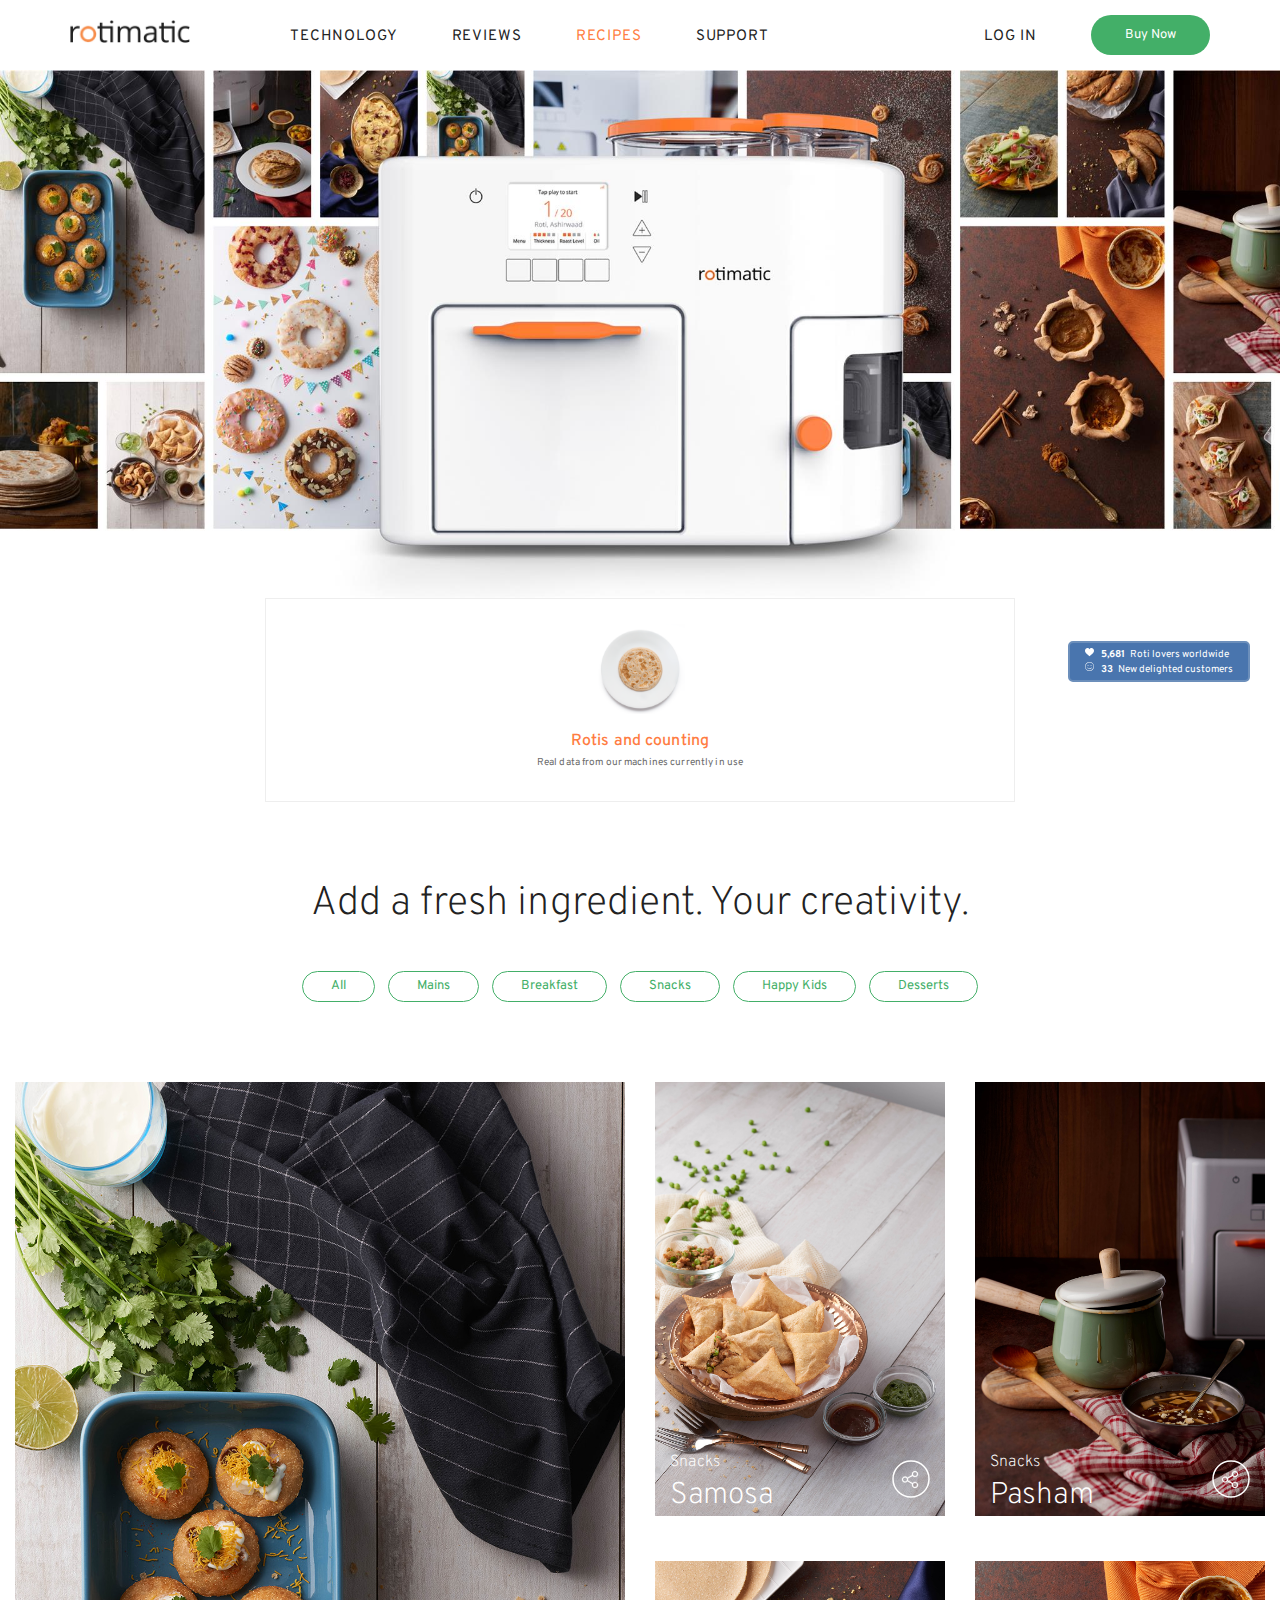
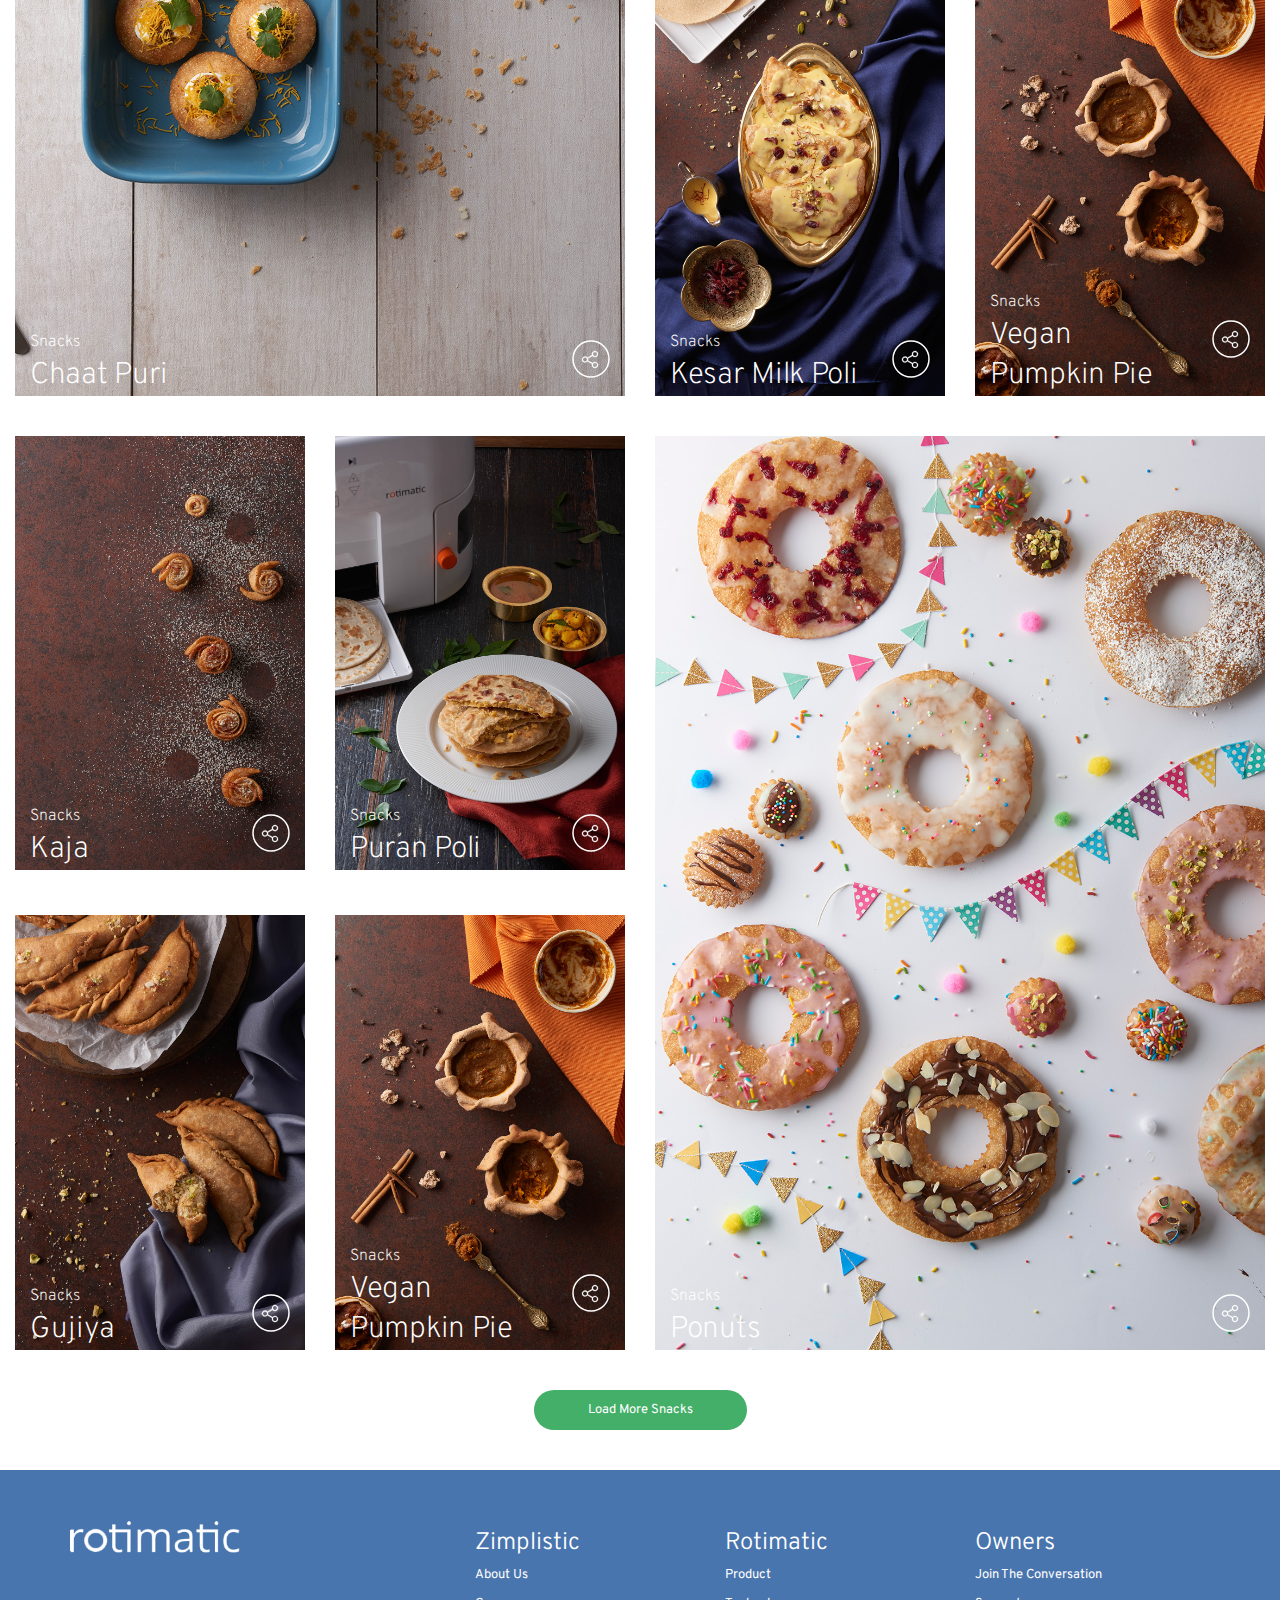
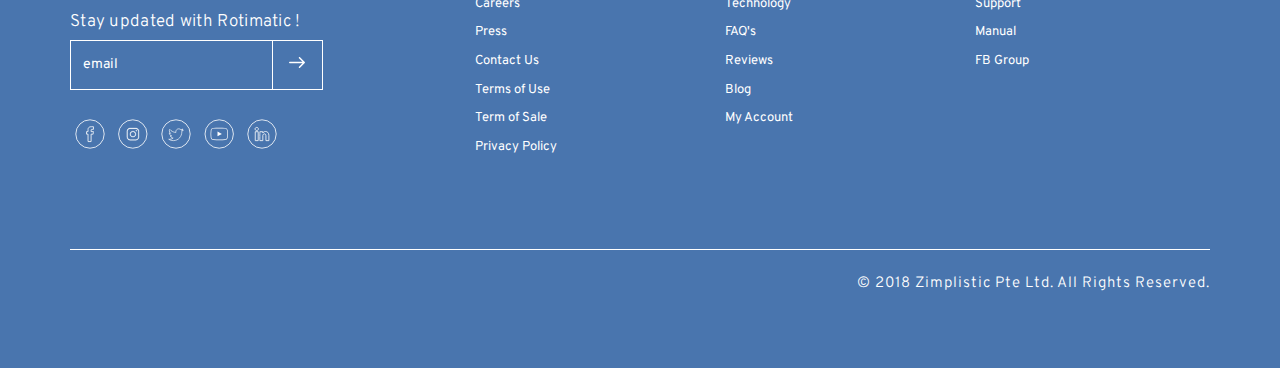
<file: recipes.html>
<!DOCTYPE html>
<html lang="en">
  <head>
    <meta charset="utf-8">
    <meta http-equiv="X-UA-Compatible" content="IE=edge">
    <meta name="viewport" content="width=device-width, initial-scale=1">
    <!-- The above 3 meta tags *must* come first in the head; any other head content must come *after* these tags -->
    <title>Rotimatic | Recipes Page</title>
    <!-- Bootstrap -->
    <link href="css/bootstrap.min.css" rel="stylesheet">
    <link href="css/style.css" rel="stylesheet">
    <!-- HTML5 shim and Respond.js for IE8 support of HTML5 elements and media queries -->
    <!-- WARNING: Respond.js doesn't work if you view the page via file:// -->
    <!--[if lt IE 9]>
      <script src="https://oss.maxcdn.com/html5shiv/3.7.3/html5shiv.min.js"></script>
      <script src="https://oss.maxcdn.com/respond/1.4.2/respond.min.js"></script>
    <![endif]-->
  </head>
  <body>
    <div class="wrapper">
    	<!-- header -->
    	<header>
            <nav class="navbar navbar-default">
                <div class="container">
                <!-- Brand and toggle get grouped for better mobile display -->
                    <div class="navbar-header">
                        <button type="button" class="navbar-toggle collapsed" data-toggle="collapse" data-target="#bs-example-navbar-collapse-1" aria-expanded="false">
                            <svg width="27px" height="17px" viewBox="0 0 27 17" version="1.1" xmlns="http://www.w3.org/2000/svg" xmlns:xlink="http://www.w3.org/1999/xlink" class="open-menu">
                                <!-- Generator: Sketch 50 (54983) - http://www.bohemiancoding.com/sketch -->
                                <desc>Created with Sketch.</desc>
                                <defs></defs>
                                <g id="Symbols" stroke="none" stroke-width="1" fill="none" fill-rule="evenodd">
                                    <g id="Icons/Mobile/Burger-Menu" fill="#6C6C6C">
                                        <path d="M1,2 L25.5,2 C26.052,2 26.5,1.552 26.5,1 C26.5,0.448 26.052,0 25.5,0 L1,0 C0.448,0 0,0.448 0,1 C0,1.552 0.448,2 1,2" id="Fill-1"></path>
                                        <path d="M1,9.5 L25.5,9.5 C26.052,9.5 26.5,9.052 26.5,8.5 C26.5,7.948 26.052,7.5 25.5,7.5 L1,7.5 C0.448,7.5 0,7.948 0,8.5 C0,9.052 0.448,9.5 1,9.5" id="Fill-3"></path>
                                        <path d="M1,17 L25.5,17 C26.052,17 26.5,16.552 26.5,16 C26.5,15.448 26.052,15 25.5,15 L1,15 C0.448,15 0,15.448 0,16 C0,16.552 0.448,17 1,17" id="Fill-5"></path>
                                    </g>
                                </g>
                            </svg>
                            <svg width="27px" height="17px" viewBox="0 0 27 28" version="1.1" xmlns="http://www.w3.org/2000/svg" xmlns:xlink="http://www.w3.org/1999/xlink" class="close-menu">
                                <!-- Generator: Sketch 50 (54983) - http://www.bohemiancoding.com/sketch -->
                                <desc>Created with Sketch.</desc>
                                <defs></defs>
                                <g id="Symbols" stroke="none" stroke-width="1" fill="none" fill-rule="evenodd">
                                    <g id="Icons/Mobile/Close" fill="#6C6C6C" fill-rule="nonzero">
                                        <g id="cancel">
                                            <path d="M12.2094844,13.8315938 L0.258609375,25.7824687 C-0.07340625,26.1144844 -0.07340625,26.652375 0.258609375,26.9843906 C0.42440625,27.1506094 0.64209375,27.2332969 0.859359375,27.2332969 C1.07704687,27.2332969 1.2943125,27.1506094 1.46010938,26.9843906 L13.5008438,14.9436562 L25.5415781,26.9843906 C25.7077969,27.1506094 25.9250625,27.2332969 26.1423281,27.2332969 C26.3595938,27.2332969 26.5772812,27.1506094 26.7430781,26.9843906 C27.0750938,26.652375 27.0750938,26.1144844 26.7430781,25.7824687 L14.792625,13.8315938 L26.7510937,1.87228125 C27.0831094,1.54026562 27.0831094,1.002375 26.7510937,0.670359375 C26.4190781,0.338765625 25.8811875,0.338765625 25.5495937,0.670359375 L13.5012656,12.7195312 L1.45167187,0.67078125 C1.11965625,0.3391875 0.5821875,0.3391875 0.250171875,0.67078125 C-0.08184375,1.00279687 -0.08184375,1.5406875 0.250171875,1.87270313 L12.2094844,13.8315938 Z" id="Shape"></path>
                                        </g>
                                    </g>
                                </g>
                            </svg>
                        </button>
                        <a class="navbar-brand logo" href="index.html">
                            <svg width="120px" height="23px" viewBox="0 0 120 23" version="1.1" xmlns="http://www.w3.org/2000/svg" xmlns:xlink="http://www.w3.org/1999/xlink">
                                <!-- Generator: Sketch 50 (54983) - http://www.bohemiancoding.com/sketch -->
                                <desc>Created with Sketch.</desc>
                                <defs></defs>
                                <g id="Symbols" stroke="none" stroke-width="1" fill="none" fill-rule="evenodd">
                                    <g id="Components/Desktop/Navigation-Bar/White-Background/Green-Buy-Now" transform="translate(-208.000000, -18.000000)">
                                        <g id="Components/Navigation-Bar/Transparent-Background/Light">
                                            <g id="Nav-Bar">
                                                <g id="Logo/Colored" transform="translate(208.000000, 18.000000)">
                                                    <image id="rotimatic-logo-2x" x="0" y="0" width="120" height="23" xlink:href="[data-uri]"></image>
                                                </g>
                                            </g>
                                        </g>
                                    </g>
                                </g>
                            </svg>
                        </a> 
                        <button type="button" class="hidden-lg hidden-md hidden-sm primary-btn pull-right" href="buy-now.html">
                            <a href="buy-now.html">Buy Now</a>
                        </button>
                    </div>
                <!-- Collect the nav links, forms, and other content for toggling -->
                    <div class="collapse navbar-collapse" id="bs-example-navbar-collapse-1">
                        <ul class="nav navbar-nav first-nav">
                            <li><a href="technology.html">TECHNOLOGY</a></li>
                            <li><a href="reviews.html">REVIEWS</a></li>
                            <li class="active"><a href="recipes.html">RECIPES</a></li>
                            <li><a href="contact-us.html">SUPPORT</a></li>
                        </ul>
                     
                      <ul class="nav navbar-nav navbar-right">
                        <li><a href="javascript:void(0)">LOG IN</a></li>
                        <li>
                            <button type="button" class="primary-btn" href="buy-now.html">
                                <a href="buy-now.html">Buy Now</a>
                            </button>
                        </li>
                      </ul>
                    </div><!-- /.navbar-collapse -->
                </div><!-- /.container-->
            </nav>
    	</header>
    	<!-- /header -->
    	<!-- banner-start -->
    	<section class="banner recipes-banner">
            <div class="recipe-banner-img">
                <img src="images/Recipes-banner-img.jpg" alt="rotimatic">
            </div>
            <div class="container">
                <!-- <div class="rotimatic-machine">
                    <img src="images/fb23915f5022c8fcc80748020a09a1c9ef35d1c1.png" alt="rotimatic">
                </div> -->
                <div class="roti-counting">
                    <div class="roti-img">
                        <img src="images/6f478e34eec9d0068848098a44410a11f3011fbc.png" alt="rotimatic">
                    </div>
                    <h6>Rotis and counting</h6>
                    <span>Real data from our machines currently in use</span>
                </div>
            </div>
    		<div class="roti-lovers">
    			<span>
    				<svg width="9px" height="9px" viewBox="0 0 9 9" version="1.1" xmlns="http://www.w3.org/2000/svg" xmlns:xlink="http://www.w3.org/1999/xlink">
                        <!-- Generator: Sketch 50 (54983) - http://www.bohemiancoding.com/sketch -->
                        <desc>Created with Sketch.</desc>
                        <defs></defs>
                        <g id="Symbols" stroke="none" stroke-width="1" fill="none" fill-rule="evenodd">
                            <g id="Assets/Popup/New-Customers" transform="translate(-5.000000, -3.000000)" fill="#FFFFFF">
                                <g id="Group-10" transform="translate(-10.000000, -8.000000)">
                                    <g id="Group-6" transform="translate(15.000000, 9.000000)">
                                        <g id="Page-1" transform="translate(0.000000, 2.000000)">
                                            <path d="M8.98512378,2.49523483 C8.85375008,1.04925871 7.83028147,0.000173087876 6.54943118,0.000173087876 C5.69610795,0.000173087876 4.91461619,0.459375224 4.47514607,1.19534487 C4.03948389,0.449855391 3.29018647,0 2.45053718,0 C1.16985999,0 0.146218284,1.04908562 0.015017674,2.49506174 C0.00463240141,2.55893116 -0.0379472162,2.89506782 0.0915225154,3.44323712 C0.278111246,4.23390254 0.709100058,4.95308267 1.33758214,5.52254178 L4.47306902,8.36793338 L7.66221314,5.52271487 C8.29086831,4.95308267 8.72185712,4.23407563 8.90844585,3.44323712 C9.03791558,2.89524091 8.99533596,2.55910425 8.98512378,2.49523483" id="Fill-1"></path>
                                        </g>
                                    </g>
                                </g>
                            </g>
                        </g>
                    </svg>
    				<strong>5,681</strong>Roti lovers worldwide
    			</span>
    			<span>
    				<svg width="9px" height="10px" viewBox="0 0 9 10" version="1.1" xmlns="http://www.w3.org/2000/svg" xmlns:xlink="http://www.w3.org/1999/xlink">
                        <!-- Generator: Sketch 50 (54983) - http://www.bohemiancoding.com/sketch -->
                        <desc>Created with Sketch.</desc>
                        <defs>
                            <polygon id="path-1" points="0 0.000124662162 8.99987838 0.000124662162 8.99987838 9 0 9"></polygon>
                        </defs>
                        <g id="Symbols" stroke="none" stroke-width="1" fill="none" fill-rule="evenodd">
                            <g id="Assets/Popup/New-Customers" transform="translate(-15.000000, -25.000000)">
                                <g id="Group-10">
                                    <g id="Group-3" transform="translate(15.000000, 25.030284)">
                                        <g id="Group" fill="#FFFFFF">
                                            <path d="M1.67156757,7.34473277 C1.38162162,7.05642872 1.13548986,6.72415845 0.943844595,6.35898953 C0.651952703,5.80290507 0.486486486,5.17047264 0.486486486,4.50006385 C0.486486486,2.28703682 2.28691216,0.486611149 4.49993919,0.486611149 C5.549625,0.486611149 6.50630068,0.891854392 7.22222635,1.55390169 C7.59341554,1.89711791 7.89993243,2.30929358 8.12094932,2.76999628 C8.37240203,3.29415507 8.51339189,3.88094899 8.51339189,4.50006385 C8.51339189,6.71309088 6.71296622,8.51351655 4.49993919,8.51351655 C3.39756081,8.51351655 2.39761824,8.06667872 1.67156757,7.34473277 Z M0,4.50006385 C0,6.98129696 2.01867568,9.00000304 4.49993919,9.00000304 C6.9811723,9.00000304 8.99987838,6.98129696 8.99987838,4.50006385 C8.99987838,2.01880034 6.98123311,0.000124662162 4.49993919,0.000124662162 C2.01867568,0.000124662162 0,2.01880034 0,4.50006385 Z" id="Fill-1"></path>
                                            <path d="M3.03038514,3.01019595 C3.2990473,3.01019595 3.51687162,3.22802027 3.51687162,3.49668243 C3.51687162,3.76534459 3.2990473,3.98316892 3.03038514,3.98316892 C2.76172297,3.98316892 2.54389865,3.76534459 2.54389865,3.49668243 C2.54389865,3.22802027 2.76172297,3.01019595 3.03038514,3.01019595" id="Fill-4"></path>
                                            <path d="M6.04052027,3.01019595 C6.30921284,3.01019595 6.52700676,3.22802027 6.52700676,3.49668243 C6.52700676,3.76534459 6.30921284,3.98316892 6.04052027,3.98316892 C5.7718277,3.98316892 5.55403378,3.76534459 5.55403378,3.49668243 C5.55403378,3.22802027 5.7718277,3.01019595 6.04052027,3.01019595" id="Fill-6"></path>
                                            <path d="M4.49132838,6.99321588 C5.4324973,6.99321588 6.33447365,6.51189831 6.85090946,5.71275304 L6.44229122,5.4487125 C5.96805811,6.18254696 5.1006223,6.59207736 4.23203108,6.49186115 C3.55514595,6.41381047 2.92918986,6.02383074 2.55754459,5.4487125 L2.14895676,5.71275304 C2.5986527,6.40870236 3.35653784,6.88059426 4.17626757,6.97515507 C4.28150068,6.98728682 4.38658176,6.99321588 4.49132838,6.99321588" id="Fill-8"></path>
                                        </g>
                                        <mask id="mask-2" fill="white">
                                            <use xlink:href="#path-1"></use>
                                        </mask>
                                        <g id="Clip-2"></g>
                                    </g>
                                </g>
                            </g>
                        </g>
                    </svg>
    				<strong>33</strong>New delighted customers
    			</span>
    		</div>
    	</section>
    	<!-- banner-end -->
        <!-- fresh-ingredient-start -->
        <div class="fresh-ingredient-main-box">
            <div class="container-fluid">
                <div class="section-title">
                    <h2>Add a fresh ingredient. Your creativity.</h2>
                </div>
                <div class="fresh-ingrediants-masonry-box">
                    <ul class="list-inline list-unstyled">
                        <li class="active">
                            <a href="#" class="primary-btn-rev all">All</a>
                        </li>
                        <li>
                            <a href="#" class="primary-btn-rev all mains">Mains</a>
                        </li>
                        <li>
                            <a href="#" class="primary-btn-rev all breakfast">Breakfast</a>
                        </li>
                        <li>
                            <a href="#" class="primary-btn-rev all snacks">Snacks</a>
                        </li>
                        <li>
                            <a href="#" class="primary-btn-rev all kids">Happy Kids</a>
                        </li>
                        <li>
                            <a href="#" class="primary-btn-rev all desserts">Desserts</a>
                        </li>
                    </ul>
                    <div class="ingredient-main-box">
                        <div class="row ingre-inner-box">
                            <div class="col-sm-6 img-box">
                                <div class="ingredient-left-box">
                                    <a href="individual-recipe.html">
                                        <img src="images/3f0e3cecf6b7ff2b9621da59490acd99bb9b8a47.png" alt="rotimatic">
                                        <div class="ingredient-info">
                                            <div class="ingrd-name">
                                                <span>Snacks</span>
                                                <h6>Chaat Puri</h6>
                                            </div>
                                            <div class="ingrd-share">
                                                <a href="#">
                                                    <svg width="38px" height="38px" viewBox="0 0 38 38" version="1.1" xmlns="http://www.w3.org/2000/svg" xmlns:xlink="http://www.w3.org/1999/xlink">
                                                        <!-- Generator: Sketch 50 (54983) - http://www.bohemiancoding.com/sketch -->
                                                        <desc>Created with Sketch.</desc>
                                                        <defs></defs>
                                                        <g id="Symbols" stroke="none" stroke-width="1" fill="none" fill-rule="evenodd">
                                                            <g id="Components/Mobile/Recipe-Block" transform="translate(-223.000000, -295.000000)">
                                                                <g id="Icons/White/Share" transform="translate(224.000000, 296.000000)">
                                                                    <g id="Group-4">
                                                                        <g id="Page-1"></g>
                                                                        <path d="M21.9829734,26.043397 C20.8322259,26.043397 19.8968023,25.1079734 19.8968023,23.9572259 C19.8968023,22.8064784 20.8322259,21.8710548 21.9829734,21.8710548 C23.1337562,21.8710548 24.0691798,22.8064784 24.0691798,23.9572259 C24.0691798,25.1079734 23.1337562,26.043397 21.9829734,26.043397 M12.0427741,20.5826412 C10.8920266,20.5826412 9.95660299,19.6472176 9.95660299,18.4964701 C9.95660299,17.3457226 10.8920266,16.410299 12.0427741,16.410299 C13.1935569,16.410299 14.1289452,17.3457226 14.1289452,18.4964701 C14.1289452,19.6472176 13.1899917,20.5826412 12.0427741,20.5826412 M21.9829734,10.956603 C23.1337562,10.956603 24.0691798,11.8920266 24.0691798,13.0427741 C24.0691798,14.1935216 23.1337562,15.1289452 21.9829734,15.1289452 C20.8322259,15.1289452 19.8968023,14.1935216 19.8968023,13.0427741 C19.8968023,11.8920266 20.8357558,10.956603 21.9829734,10.956603 M21.9829734,20.9215116 C21.0052263,20.9215116 20.1333409,21.3874585 19.5756167,22.1075581 L14.9055233,19.4989618 C15.0149855,19.1848007 15.0749585,18.8459302 15.0749585,18.4964701 C15.0749585,18.1434801 15.0149855,17.8081395 14.9019934,17.4904485 L19.5685569,14.8853821 C20.1227512,15.6090116 20.9981665,16.0784884 21.9794435,16.0784884 C23.6526516,16.0784884 25.0186877,14.7159468 25.0186877,13.0392442 C25.0186877,11.3625415 23.6561462,10 21.9794435,10 C20.3027409,10 18.9402346,11.3625415 18.9402346,13.0392442 C18.9402346,13.3922342 19.0002076,13.7311047 19.1131645,14.0452658 L14.4502014,16.6503322 C13.8959718,15.9231728 13.0205918,15.4572259 12.0392442,15.4572259 C10.3660714,15.4572259 9,16.8197674 9,18.4964701 C9,20.1731728 10.3660714,21.5357143 12.0427741,21.5357143 C13.0240864,21.5357143 13.8995017,21.0662375 14.4572259,20.3390781 L19.1237542,22.9476744 C19.0108326,23.2653654 18.9472591,23.6077658 18.9472591,23.9607558 C18.9472591,25.6339286 20.309836,27 21.9865386,27 C23.6632413,27 25.0257475,25.6374585 25.0257475,23.9607558 C25.0257475,22.2840532 23.6596761,20.9215116 21.9829734,20.9215116" id="Fill-1" stroke="#FFFFFF" stroke-width="0.3" fill="#FFFFFF"></path>
                                                                        <circle id="Oval" stroke="#FFFFFF" stroke-width="1.5" cx="18" cy="18" r="18"></circle>
                                                                    </g>
                                                                </g>
                                                            </g>
                                                        </g>
                                                    </svg>
                                                </a>
                                            </div>
                                        </div>
                                    </a>
                                </div>
                            </div>
                            <div class="col-sm-6 img-box">
                                <div class="ingredient-right-box">
                                    <div class="row ingre-right-top">
                                        <div class="col-sm-6 img-box">
                                            <a href="individual-recipe.html">
                                                <img src="images/1e3a88319b468757f6613e40f336550aa716b8b3.png" alt="rotimatic">
                                                <div class="ingredient-info">
                                                    <div class="ingrd-name">
                                                        <span>Snacks</span>
                                                        <h6>Samosa</h6>
                                                    </div>
                                                    <div class="ingrd-share">
                                                        <a href="#">
                                                            <svg width="38px" height="38px" viewBox="0 0 38 38" version="1.1" xmlns="http://www.w3.org/2000/svg" xmlns:xlink="http://www.w3.org/1999/xlink">
                                                                <!-- Generator: Sketch 50 (54983) - http://www.bohemiancoding.com/sketch -->
                                                                <desc>Created with Sketch.</desc>
                                                                <defs></defs>
                                                                <g id="Symbols" stroke="none" stroke-width="1" fill="none" fill-rule="evenodd">
                                                                    <g id="Components/Mobile/Recipe-Block" transform="translate(-223.000000, -295.000000)">
                                                                        <g id="Icons/White/Share" transform="translate(224.000000, 296.000000)">
                                                                            <g id="Group-4">
                                                                                <g id="Page-1"></g>
                                                                                <path d="M21.9829734,26.043397 C20.8322259,26.043397 19.8968023,25.1079734 19.8968023,23.9572259 C19.8968023,22.8064784 20.8322259,21.8710548 21.9829734,21.8710548 C23.1337562,21.8710548 24.0691798,22.8064784 24.0691798,23.9572259 C24.0691798,25.1079734 23.1337562,26.043397 21.9829734,26.043397 M12.0427741,20.5826412 C10.8920266,20.5826412 9.95660299,19.6472176 9.95660299,18.4964701 C9.95660299,17.3457226 10.8920266,16.410299 12.0427741,16.410299 C13.1935569,16.410299 14.1289452,17.3457226 14.1289452,18.4964701 C14.1289452,19.6472176 13.1899917,20.5826412 12.0427741,20.5826412 M21.9829734,10.956603 C23.1337562,10.956603 24.0691798,11.8920266 24.0691798,13.0427741 C24.0691798,14.1935216 23.1337562,15.1289452 21.9829734,15.1289452 C20.8322259,15.1289452 19.8968023,14.1935216 19.8968023,13.0427741 C19.8968023,11.8920266 20.8357558,10.956603 21.9829734,10.956603 M21.9829734,20.9215116 C21.0052263,20.9215116 20.1333409,21.3874585 19.5756167,22.1075581 L14.9055233,19.4989618 C15.0149855,19.1848007 15.0749585,18.8459302 15.0749585,18.4964701 C15.0749585,18.1434801 15.0149855,17.8081395 14.9019934,17.4904485 L19.5685569,14.8853821 C20.1227512,15.6090116 20.9981665,16.0784884 21.9794435,16.0784884 C23.6526516,16.0784884 25.0186877,14.7159468 25.0186877,13.0392442 C25.0186877,11.3625415 23.6561462,10 21.9794435,10 C20.3027409,10 18.9402346,11.3625415 18.9402346,13.0392442 C18.9402346,13.3922342 19.0002076,13.7311047 19.1131645,14.0452658 L14.4502014,16.6503322 C13.8959718,15.9231728 13.0205918,15.4572259 12.0392442,15.4572259 C10.3660714,15.4572259 9,16.8197674 9,18.4964701 C9,20.1731728 10.3660714,21.5357143 12.0427741,21.5357143 C13.0240864,21.5357143 13.8995017,21.0662375 14.4572259,20.3390781 L19.1237542,22.9476744 C19.0108326,23.2653654 18.9472591,23.6077658 18.9472591,23.9607558 C18.9472591,25.6339286 20.309836,27 21.9865386,27 C23.6632413,27 25.0257475,25.6374585 25.0257475,23.9607558 C25.0257475,22.2840532 23.6596761,20.9215116 21.9829734,20.9215116" id="Fill-1" stroke="#FFFFFF" stroke-width="0.3" fill="#FFFFFF"></path>
                                                                                <circle id="Oval" stroke="#FFFFFF" stroke-width="1.5" cx="18" cy="18" r="18"></circle>
                                                                            </g>
                                                                        </g>
                                                                    </g>
                                                                </g>
                                                            </svg>
                                                        </a>
                                                    </div>
                                                </div>
                                            </a>
                                        </div>
                                        <div class="col-sm-6 img-box">
                                            <a href="individual-recipe.html">
                                                <img src="images/319f44167de7449a77ef32f3e43fd2f7797e0cde.png" alt="rotimatic">
                                                <div class="ingredient-info">
                                                    <div class="ingrd-name">
                                                        <span>Snacks</span>
                                                        <h6>Pasham</h6>
                                                    </div>
                                                    <div class="ingrd-share">
                                                        <a href="#">
                                                            <svg width="38px" height="38px" viewBox="0 0 38 38" version="1.1" xmlns="http://www.w3.org/2000/svg" xmlns:xlink="http://www.w3.org/1999/xlink">
                                                                <!-- Generator: Sketch 50 (54983) - http://www.bohemiancoding.com/sketch -->
                                                                <desc>Created with Sketch.</desc>
                                                                <defs></defs>
                                                                <g id="Symbols" stroke="none" stroke-width="1" fill="none" fill-rule="evenodd">
                                                                    <g id="Components/Mobile/Recipe-Block" transform="translate(-223.000000, -295.000000)">
                                                                        <g id="Icons/White/Share" transform="translate(224.000000, 296.000000)">
                                                                            <g id="Group-4">
                                                                                <g id="Page-1"></g>
                                                                                <path d="M21.9829734,26.043397 C20.8322259,26.043397 19.8968023,25.1079734 19.8968023,23.9572259 C19.8968023,22.8064784 20.8322259,21.8710548 21.9829734,21.8710548 C23.1337562,21.8710548 24.0691798,22.8064784 24.0691798,23.9572259 C24.0691798,25.1079734 23.1337562,26.043397 21.9829734,26.043397 M12.0427741,20.5826412 C10.8920266,20.5826412 9.95660299,19.6472176 9.95660299,18.4964701 C9.95660299,17.3457226 10.8920266,16.410299 12.0427741,16.410299 C13.1935569,16.410299 14.1289452,17.3457226 14.1289452,18.4964701 C14.1289452,19.6472176 13.1899917,20.5826412 12.0427741,20.5826412 M21.9829734,10.956603 C23.1337562,10.956603 24.0691798,11.8920266 24.0691798,13.0427741 C24.0691798,14.1935216 23.1337562,15.1289452 21.9829734,15.1289452 C20.8322259,15.1289452 19.8968023,14.1935216 19.8968023,13.0427741 C19.8968023,11.8920266 20.8357558,10.956603 21.9829734,10.956603 M21.9829734,20.9215116 C21.0052263,20.9215116 20.1333409,21.3874585 19.5756167,22.1075581 L14.9055233,19.4989618 C15.0149855,19.1848007 15.0749585,18.8459302 15.0749585,18.4964701 C15.0749585,18.1434801 15.0149855,17.8081395 14.9019934,17.4904485 L19.5685569,14.8853821 C20.1227512,15.6090116 20.9981665,16.0784884 21.9794435,16.0784884 C23.6526516,16.0784884 25.0186877,14.7159468 25.0186877,13.0392442 C25.0186877,11.3625415 23.6561462,10 21.9794435,10 C20.3027409,10 18.9402346,11.3625415 18.9402346,13.0392442 C18.9402346,13.3922342 19.0002076,13.7311047 19.1131645,14.0452658 L14.4502014,16.6503322 C13.8959718,15.9231728 13.0205918,15.4572259 12.0392442,15.4572259 C10.3660714,15.4572259 9,16.8197674 9,18.4964701 C9,20.1731728 10.3660714,21.5357143 12.0427741,21.5357143 C13.0240864,21.5357143 13.8995017,21.0662375 14.4572259,20.3390781 L19.1237542,22.9476744 C19.0108326,23.2653654 18.9472591,23.6077658 18.9472591,23.9607558 C18.9472591,25.6339286 20.309836,27 21.9865386,27 C23.6632413,27 25.0257475,25.6374585 25.0257475,23.9607558 C25.0257475,22.2840532 23.6596761,20.9215116 21.9829734,20.9215116" id="Fill-1" stroke="#FFFFFF" stroke-width="0.3" fill="#FFFFFF"></path>
                                                                                <circle id="Oval" stroke="#FFFFFF" stroke-width="1.5" cx="18" cy="18" r="18"></circle>
                                                                            </g>
                                                                        </g>
                                                                    </g>
                                                                </g>
                                                            </svg>
                                                        </a>
                                                    </div>
                                                </div>
                                            </a>
                                        </div>
                                    </div>
                                    <div class="row ingre-right-bottom">
                                        <div class="col-sm-6 img-box">
                                            <a href="individual-recipe.html">
                                                <img src="images/5878a8d4f72d31a0d646ae9a38394116b7202f5c.png" alt="rotimatic">
                                                <div class="ingredient-info">
                                                    <div class="ingrd-name">
                                                        <span>Snacks</span>
                                                        <h6>Kesar Milk Poli</h6>
                                                    </div>
                                                    <div class="ingrd-share">
                                                        <a href="#">
                                                            <svg width="38px" height="38px" viewBox="0 0 38 38" version="1.1" xmlns="http://www.w3.org/2000/svg" xmlns:xlink="http://www.w3.org/1999/xlink">
                                                                <!-- Generator: Sketch 50 (54983) - http://www.bohemiancoding.com/sketch -->
                                                                <desc>Created with Sketch.</desc>
                                                                <defs></defs>
                                                                <g id="Symbols" stroke="none" stroke-width="1" fill="none" fill-rule="evenodd">
                                                                    <g id="Components/Mobile/Recipe-Block" transform="translate(-223.000000, -295.000000)">
                                                                        <g id="Icons/White/Share" transform="translate(224.000000, 296.000000)">
                                                                            <g id="Group-4">
                                                                                <g id="Page-1"></g>
                                                                                <path d="M21.9829734,26.043397 C20.8322259,26.043397 19.8968023,25.1079734 19.8968023,23.9572259 C19.8968023,22.8064784 20.8322259,21.8710548 21.9829734,21.8710548 C23.1337562,21.8710548 24.0691798,22.8064784 24.0691798,23.9572259 C24.0691798,25.1079734 23.1337562,26.043397 21.9829734,26.043397 M12.0427741,20.5826412 C10.8920266,20.5826412 9.95660299,19.6472176 9.95660299,18.4964701 C9.95660299,17.3457226 10.8920266,16.410299 12.0427741,16.410299 C13.1935569,16.410299 14.1289452,17.3457226 14.1289452,18.4964701 C14.1289452,19.6472176 13.1899917,20.5826412 12.0427741,20.5826412 M21.9829734,10.956603 C23.1337562,10.956603 24.0691798,11.8920266 24.0691798,13.0427741 C24.0691798,14.1935216 23.1337562,15.1289452 21.9829734,15.1289452 C20.8322259,15.1289452 19.8968023,14.1935216 19.8968023,13.0427741 C19.8968023,11.8920266 20.8357558,10.956603 21.9829734,10.956603 M21.9829734,20.9215116 C21.0052263,20.9215116 20.1333409,21.3874585 19.5756167,22.1075581 L14.9055233,19.4989618 C15.0149855,19.1848007 15.0749585,18.8459302 15.0749585,18.4964701 C15.0749585,18.1434801 15.0149855,17.8081395 14.9019934,17.4904485 L19.5685569,14.8853821 C20.1227512,15.6090116 20.9981665,16.0784884 21.9794435,16.0784884 C23.6526516,16.0784884 25.0186877,14.7159468 25.0186877,13.0392442 C25.0186877,11.3625415 23.6561462,10 21.9794435,10 C20.3027409,10 18.9402346,11.3625415 18.9402346,13.0392442 C18.9402346,13.3922342 19.0002076,13.7311047 19.1131645,14.0452658 L14.4502014,16.6503322 C13.8959718,15.9231728 13.0205918,15.4572259 12.0392442,15.4572259 C10.3660714,15.4572259 9,16.8197674 9,18.4964701 C9,20.1731728 10.3660714,21.5357143 12.0427741,21.5357143 C13.0240864,21.5357143 13.8995017,21.0662375 14.4572259,20.3390781 L19.1237542,22.9476744 C19.0108326,23.2653654 18.9472591,23.6077658 18.9472591,23.9607558 C18.9472591,25.6339286 20.309836,27 21.9865386,27 C23.6632413,27 25.0257475,25.6374585 25.0257475,23.9607558 C25.0257475,22.2840532 23.6596761,20.9215116 21.9829734,20.9215116" id="Fill-1" stroke="#FFFFFF" stroke-width="0.3" fill="#FFFFFF"></path>
                                                                                <circle id="Oval" stroke="#FFFFFF" stroke-width="1.5" cx="18" cy="18" r="18"></circle>
                                                                            </g>
                                                                        </g>
                                                                    </g>
                                                                </g>
                                                            </svg>
                                                        </a>
                                                    </div>
                                                </div>
                                            </a>
                                        </div>
                                        <div class="col-sm-6 img-box">
                                            <a href="individual-recipe.html">
                                                <img src="images/0de3f51328309c2bd2bad0cfa1106c8d9c4159a4.png" alt="rotimatic">
                                                <div class="ingredient-info">
                                                    <div class="ingrd-name">
                                                        <span>Snacks</span>
                                                        <h6>Vegan <br>Pumpkin Pie</h6>
                                                    </div>
                                                    <div class="ingrd-share">
                                                        <a href="#">
                                                            <svg width="38px" height="38px" viewBox="0 0 38 38" version="1.1" xmlns="http://www.w3.org/2000/svg" xmlns:xlink="http://www.w3.org/1999/xlink">
                                                                <!-- Generator: Sketch 50 (54983) - http://www.bohemiancoding.com/sketch -->
                                                                <desc>Created with Sketch.</desc>
                                                                <defs></defs>
                                                                <g id="Symbols" stroke="none" stroke-width="1" fill="none" fill-rule="evenodd">
                                                                    <g id="Components/Mobile/Recipe-Block" transform="translate(-223.000000, -295.000000)">
                                                                        <g id="Icons/White/Share" transform="translate(224.000000, 296.000000)">
                                                                            <g id="Group-4">
                                                                                <g id="Page-1"></g>
                                                                                <path d="M21.9829734,26.043397 C20.8322259,26.043397 19.8968023,25.1079734 19.8968023,23.9572259 C19.8968023,22.8064784 20.8322259,21.8710548 21.9829734,21.8710548 C23.1337562,21.8710548 24.0691798,22.8064784 24.0691798,23.9572259 C24.0691798,25.1079734 23.1337562,26.043397 21.9829734,26.043397 M12.0427741,20.5826412 C10.8920266,20.5826412 9.95660299,19.6472176 9.95660299,18.4964701 C9.95660299,17.3457226 10.8920266,16.410299 12.0427741,16.410299 C13.1935569,16.410299 14.1289452,17.3457226 14.1289452,18.4964701 C14.1289452,19.6472176 13.1899917,20.5826412 12.0427741,20.5826412 M21.9829734,10.956603 C23.1337562,10.956603 24.0691798,11.8920266 24.0691798,13.0427741 C24.0691798,14.1935216 23.1337562,15.1289452 21.9829734,15.1289452 C20.8322259,15.1289452 19.8968023,14.1935216 19.8968023,13.0427741 C19.8968023,11.8920266 20.8357558,10.956603 21.9829734,10.956603 M21.9829734,20.9215116 C21.0052263,20.9215116 20.1333409,21.3874585 19.5756167,22.1075581 L14.9055233,19.4989618 C15.0149855,19.1848007 15.0749585,18.8459302 15.0749585,18.4964701 C15.0749585,18.1434801 15.0149855,17.8081395 14.9019934,17.4904485 L19.5685569,14.8853821 C20.1227512,15.6090116 20.9981665,16.0784884 21.9794435,16.0784884 C23.6526516,16.0784884 25.0186877,14.7159468 25.0186877,13.0392442 C25.0186877,11.3625415 23.6561462,10 21.9794435,10 C20.3027409,10 18.9402346,11.3625415 18.9402346,13.0392442 C18.9402346,13.3922342 19.0002076,13.7311047 19.1131645,14.0452658 L14.4502014,16.6503322 C13.8959718,15.9231728 13.0205918,15.4572259 12.0392442,15.4572259 C10.3660714,15.4572259 9,16.8197674 9,18.4964701 C9,20.1731728 10.3660714,21.5357143 12.0427741,21.5357143 C13.0240864,21.5357143 13.8995017,21.0662375 14.4572259,20.3390781 L19.1237542,22.9476744 C19.0108326,23.2653654 18.9472591,23.6077658 18.9472591,23.9607558 C18.9472591,25.6339286 20.309836,27 21.9865386,27 C23.6632413,27 25.0257475,25.6374585 25.0257475,23.9607558 C25.0257475,22.2840532 23.6596761,20.9215116 21.9829734,20.9215116" id="Fill-1" stroke="#FFFFFF" stroke-width="0.3" fill="#FFFFFF"></path>
                                                                                <circle id="Oval" stroke="#FFFFFF" stroke-width="1.5" cx="18" cy="18" r="18"></circle>
                                                                            </g>
                                                                        </g>
                                                                    </g>
                                                                </g>
                                                            </svg>
                                                        </a>
                                                    </div>
                                                </div>
                                            </a>
                                        </div>
                                    </div>
                                </div>
                            </div>
                        </div>
                        <div class="row ingre-inner-box">
                            <div class="col-sm-6 img-box">
                                <div class="ingredient-right-box">
                                    <div class="row ingre-right-top">
                                        <div class="col-sm-6 img-box">
                                            <a href="individual-recipe.html">
                                                <img src="images/2cf34532a896dc8fe9e75400d2058a13f0114af3.png" alt="rotimatic">
                                                <div class="ingredient-info">
                                                    <div class="ingrd-name">
                                                        <span>Snacks</span>
                                                        <h6>Kaja</h6>
                                                    </div>
                                                    <div class="ingrd-share">
                                                        <a href="#">
                                                            <svg width="38px" height="38px" viewBox="0 0 38 38" version="1.1" xmlns="http://www.w3.org/2000/svg" xmlns:xlink="http://www.w3.org/1999/xlink">
                                                                <!-- Generator: Sketch 50 (54983) - http://www.bohemiancoding.com/sketch -->
                                                                <desc>Created with Sketch.</desc>
                                                                <defs></defs>
                                                                <g id="Symbols" stroke="none" stroke-width="1" fill="none" fill-rule="evenodd">
                                                                    <g id="Components/Mobile/Recipe-Block" transform="translate(-223.000000, -295.000000)">
                                                                        <g id="Icons/White/Share" transform="translate(224.000000, 296.000000)">
                                                                            <g id="Group-4">
                                                                                <g id="Page-1"></g>
                                                                                <path d="M21.9829734,26.043397 C20.8322259,26.043397 19.8968023,25.1079734 19.8968023,23.9572259 C19.8968023,22.8064784 20.8322259,21.8710548 21.9829734,21.8710548 C23.1337562,21.8710548 24.0691798,22.8064784 24.0691798,23.9572259 C24.0691798,25.1079734 23.1337562,26.043397 21.9829734,26.043397 M12.0427741,20.5826412 C10.8920266,20.5826412 9.95660299,19.6472176 9.95660299,18.4964701 C9.95660299,17.3457226 10.8920266,16.410299 12.0427741,16.410299 C13.1935569,16.410299 14.1289452,17.3457226 14.1289452,18.4964701 C14.1289452,19.6472176 13.1899917,20.5826412 12.0427741,20.5826412 M21.9829734,10.956603 C23.1337562,10.956603 24.0691798,11.8920266 24.0691798,13.0427741 C24.0691798,14.1935216 23.1337562,15.1289452 21.9829734,15.1289452 C20.8322259,15.1289452 19.8968023,14.1935216 19.8968023,13.0427741 C19.8968023,11.8920266 20.8357558,10.956603 21.9829734,10.956603 M21.9829734,20.9215116 C21.0052263,20.9215116 20.1333409,21.3874585 19.5756167,22.1075581 L14.9055233,19.4989618 C15.0149855,19.1848007 15.0749585,18.8459302 15.0749585,18.4964701 C15.0749585,18.1434801 15.0149855,17.8081395 14.9019934,17.4904485 L19.5685569,14.8853821 C20.1227512,15.6090116 20.9981665,16.0784884 21.9794435,16.0784884 C23.6526516,16.0784884 25.0186877,14.7159468 25.0186877,13.0392442 C25.0186877,11.3625415 23.6561462,10 21.9794435,10 C20.3027409,10 18.9402346,11.3625415 18.9402346,13.0392442 C18.9402346,13.3922342 19.0002076,13.7311047 19.1131645,14.0452658 L14.4502014,16.6503322 C13.8959718,15.9231728 13.0205918,15.4572259 12.0392442,15.4572259 C10.3660714,15.4572259 9,16.8197674 9,18.4964701 C9,20.1731728 10.3660714,21.5357143 12.0427741,21.5357143 C13.0240864,21.5357143 13.8995017,21.0662375 14.4572259,20.3390781 L19.1237542,22.9476744 C19.0108326,23.2653654 18.9472591,23.6077658 18.9472591,23.9607558 C18.9472591,25.6339286 20.309836,27 21.9865386,27 C23.6632413,27 25.0257475,25.6374585 25.0257475,23.9607558 C25.0257475,22.2840532 23.6596761,20.9215116 21.9829734,20.9215116" id="Fill-1" stroke="#FFFFFF" stroke-width="0.3" fill="#FFFFFF"></path>
                                                                                <circle id="Oval" stroke="#FFFFFF" stroke-width="1.5" cx="18" cy="18" r="18"></circle>
                                                                            </g>
                                                                        </g>
                                                                    </g>
                                                                </g>
                                                            </svg>
                                                        </a>
                                                    </div>
                                                </div>
                                            </a>
                                        </div>
                                        <div class="col-sm-6 img-box">
                                            <a href="individual-recipe.html">
                                                <img src="images/0034ce45ae900b9bebf9819bc023100e6d3041fb.png" alt="rotimatic">
                                                <div class="ingredient-info">
                                                    <div class="ingrd-name">
                                                        <span>Snacks</span>
                                                        <h6>Puran Poli</h6>
                                                    </div>
                                                    <div class="ingrd-share">
                                                        <a href="#">
                                                            <svg width="38px" height="38px" viewBox="0 0 38 38" version="1.1" xmlns="http://www.w3.org/2000/svg" xmlns:xlink="http://www.w3.org/1999/xlink">
                                                                <!-- Generator: Sketch 50 (54983) - http://www.bohemiancoding.com/sketch -->
                                                                <desc>Created with Sketch.</desc>
                                                                <defs></defs>
                                                                <g id="Symbols" stroke="none" stroke-width="1" fill="none" fill-rule="evenodd">
                                                                    <g id="Components/Mobile/Recipe-Block" transform="translate(-223.000000, -295.000000)">
                                                                        <g id="Icons/White/Share" transform="translate(224.000000, 296.000000)">
                                                                            <g id="Group-4">
                                                                                <g id="Page-1"></g>
                                                                                <path d="M21.9829734,26.043397 C20.8322259,26.043397 19.8968023,25.1079734 19.8968023,23.9572259 C19.8968023,22.8064784 20.8322259,21.8710548 21.9829734,21.8710548 C23.1337562,21.8710548 24.0691798,22.8064784 24.0691798,23.9572259 C24.0691798,25.1079734 23.1337562,26.043397 21.9829734,26.043397 M12.0427741,20.5826412 C10.8920266,20.5826412 9.95660299,19.6472176 9.95660299,18.4964701 C9.95660299,17.3457226 10.8920266,16.410299 12.0427741,16.410299 C13.1935569,16.410299 14.1289452,17.3457226 14.1289452,18.4964701 C14.1289452,19.6472176 13.1899917,20.5826412 12.0427741,20.5826412 M21.9829734,10.956603 C23.1337562,10.956603 24.0691798,11.8920266 24.0691798,13.0427741 C24.0691798,14.1935216 23.1337562,15.1289452 21.9829734,15.1289452 C20.8322259,15.1289452 19.8968023,14.1935216 19.8968023,13.0427741 C19.8968023,11.8920266 20.8357558,10.956603 21.9829734,10.956603 M21.9829734,20.9215116 C21.0052263,20.9215116 20.1333409,21.3874585 19.5756167,22.1075581 L14.9055233,19.4989618 C15.0149855,19.1848007 15.0749585,18.8459302 15.0749585,18.4964701 C15.0749585,18.1434801 15.0149855,17.8081395 14.9019934,17.4904485 L19.5685569,14.8853821 C20.1227512,15.6090116 20.9981665,16.0784884 21.9794435,16.0784884 C23.6526516,16.0784884 25.0186877,14.7159468 25.0186877,13.0392442 C25.0186877,11.3625415 23.6561462,10 21.9794435,10 C20.3027409,10 18.9402346,11.3625415 18.9402346,13.0392442 C18.9402346,13.3922342 19.0002076,13.7311047 19.1131645,14.0452658 L14.4502014,16.6503322 C13.8959718,15.9231728 13.0205918,15.4572259 12.0392442,15.4572259 C10.3660714,15.4572259 9,16.8197674 9,18.4964701 C9,20.1731728 10.3660714,21.5357143 12.0427741,21.5357143 C13.0240864,21.5357143 13.8995017,21.0662375 14.4572259,20.3390781 L19.1237542,22.9476744 C19.0108326,23.2653654 18.9472591,23.6077658 18.9472591,23.9607558 C18.9472591,25.6339286 20.309836,27 21.9865386,27 C23.6632413,27 25.0257475,25.6374585 25.0257475,23.9607558 C25.0257475,22.2840532 23.6596761,20.9215116 21.9829734,20.9215116" id="Fill-1" stroke="#FFFFFF" stroke-width="0.3" fill="#FFFFFF"></path>
                                                                                <circle id="Oval" stroke="#FFFFFF" stroke-width="1.5" cx="18" cy="18" r="18"></circle>
                                                                            </g>
                                                                        </g>
                                                                    </g>
                                                                </g>
                                                            </svg>
                                                        </a>
                                                    </div>
                                                </div>
                                            </a>
                                        </div>
                                    </div>
                                    <div class="row ingre-right-bottom">
                                        <div class="col-sm-6 img-box">
                                            <a href="individual-recipe.html">
                                                <img src="images/91ef2d9568f7c3e3839260de73a5bd0fe8c681c8.png" alt="rotimatic">
                                                <div class="ingredient-info">
                                                    <div class="ingrd-name">
                                                        <span>Snacks</span>
                                                        <h6>Gujiya</h6>
                                                    </div>
                                                    <div class="ingrd-share">
                                                        <a href="#">
                                                            <svg width="38px" height="38px" viewBox="0 0 38 38" version="1.1" xmlns="http://www.w3.org/2000/svg" xmlns:xlink="http://www.w3.org/1999/xlink">
                                                                <!-- Generator: Sketch 50 (54983) - http://www.bohemiancoding.com/sketch -->
                                                                <desc>Created with Sketch.</desc>
                                                                <defs></defs>
                                                                <g id="Symbols" stroke="none" stroke-width="1" fill="none" fill-rule="evenodd">
                                                                    <g id="Components/Mobile/Recipe-Block" transform="translate(-223.000000, -295.000000)">
                                                                        <g id="Icons/White/Share" transform="translate(224.000000, 296.000000)">
                                                                            <g id="Group-4">
                                                                                <g id="Page-1"></g>
                                                                                <path d="M21.9829734,26.043397 C20.8322259,26.043397 19.8968023,25.1079734 19.8968023,23.9572259 C19.8968023,22.8064784 20.8322259,21.8710548 21.9829734,21.8710548 C23.1337562,21.8710548 24.0691798,22.8064784 24.0691798,23.9572259 C24.0691798,25.1079734 23.1337562,26.043397 21.9829734,26.043397 M12.0427741,20.5826412 C10.8920266,20.5826412 9.95660299,19.6472176 9.95660299,18.4964701 C9.95660299,17.3457226 10.8920266,16.410299 12.0427741,16.410299 C13.1935569,16.410299 14.1289452,17.3457226 14.1289452,18.4964701 C14.1289452,19.6472176 13.1899917,20.5826412 12.0427741,20.5826412 M21.9829734,10.956603 C23.1337562,10.956603 24.0691798,11.8920266 24.0691798,13.0427741 C24.0691798,14.1935216 23.1337562,15.1289452 21.9829734,15.1289452 C20.8322259,15.1289452 19.8968023,14.1935216 19.8968023,13.0427741 C19.8968023,11.8920266 20.8357558,10.956603 21.9829734,10.956603 M21.9829734,20.9215116 C21.0052263,20.9215116 20.1333409,21.3874585 19.5756167,22.1075581 L14.9055233,19.4989618 C15.0149855,19.1848007 15.0749585,18.8459302 15.0749585,18.4964701 C15.0749585,18.1434801 15.0149855,17.8081395 14.9019934,17.4904485 L19.5685569,14.8853821 C20.1227512,15.6090116 20.9981665,16.0784884 21.9794435,16.0784884 C23.6526516,16.0784884 25.0186877,14.7159468 25.0186877,13.0392442 C25.0186877,11.3625415 23.6561462,10 21.9794435,10 C20.3027409,10 18.9402346,11.3625415 18.9402346,13.0392442 C18.9402346,13.3922342 19.0002076,13.7311047 19.1131645,14.0452658 L14.4502014,16.6503322 C13.8959718,15.9231728 13.0205918,15.4572259 12.0392442,15.4572259 C10.3660714,15.4572259 9,16.8197674 9,18.4964701 C9,20.1731728 10.3660714,21.5357143 12.0427741,21.5357143 C13.0240864,21.5357143 13.8995017,21.0662375 14.4572259,20.3390781 L19.1237542,22.9476744 C19.0108326,23.2653654 18.9472591,23.6077658 18.9472591,23.9607558 C18.9472591,25.6339286 20.309836,27 21.9865386,27 C23.6632413,27 25.0257475,25.6374585 25.0257475,23.9607558 C25.0257475,22.2840532 23.6596761,20.9215116 21.9829734,20.9215116" id="Fill-1" stroke="#FFFFFF" stroke-width="0.3" fill="#FFFFFF"></path>
                                                                                <circle id="Oval" stroke="#FFFFFF" stroke-width="1.5" cx="18" cy="18" r="18"></circle>
                                                                            </g>
                                                                        </g>
                                                                    </g>
                                                                </g>
                                                            </svg>
                                                        </a>
                                                    </div>
                                                </div>
                                            </a>
                                        </div>
                                        <div class="col-sm-6 img-box">
                                            <a href="individual-recipe.html">
                                                <img src="images/0de3f51328309c2bd2bad0cfa1106c8d9c4159a4.png" alt="rotimatic">
                                                <div class="ingredient-info">
                                                    <div class="ingrd-name">
                                                        <span>Snacks</span>
                                                        <h6>Vegan <br>Pumpkin Pie</h6>
                                                    </div>
                                                    <div class="ingrd-share">
                                                        <a href="#">
                                                            <svg width="38px" height="38px" viewBox="0 0 38 38" version="1.1" xmlns="http://www.w3.org/2000/svg" xmlns:xlink="http://www.w3.org/1999/xlink">
                                                                <!-- Generator: Sketch 50 (54983) - http://www.bohemiancoding.com/sketch -->
                                                                <desc>Created with Sketch.</desc>
                                                                <defs></defs>
                                                                <g id="Symbols" stroke="none" stroke-width="1" fill="none" fill-rule="evenodd">
                                                                    <g id="Components/Mobile/Recipe-Block" transform="translate(-223.000000, -295.000000)">
                                                                        <g id="Icons/White/Share" transform="translate(224.000000, 296.000000)">
                                                                            <g id="Group-4">
                                                                                <g id="Page-1"></g>
                                                                                <path d="M21.9829734,26.043397 C20.8322259,26.043397 19.8968023,25.1079734 19.8968023,23.9572259 C19.8968023,22.8064784 20.8322259,21.8710548 21.9829734,21.8710548 C23.1337562,21.8710548 24.0691798,22.8064784 24.0691798,23.9572259 C24.0691798,25.1079734 23.1337562,26.043397 21.9829734,26.043397 M12.0427741,20.5826412 C10.8920266,20.5826412 9.95660299,19.6472176 9.95660299,18.4964701 C9.95660299,17.3457226 10.8920266,16.410299 12.0427741,16.410299 C13.1935569,16.410299 14.1289452,17.3457226 14.1289452,18.4964701 C14.1289452,19.6472176 13.1899917,20.5826412 12.0427741,20.5826412 M21.9829734,10.956603 C23.1337562,10.956603 24.0691798,11.8920266 24.0691798,13.0427741 C24.0691798,14.1935216 23.1337562,15.1289452 21.9829734,15.1289452 C20.8322259,15.1289452 19.8968023,14.1935216 19.8968023,13.0427741 C19.8968023,11.8920266 20.8357558,10.956603 21.9829734,10.956603 M21.9829734,20.9215116 C21.0052263,20.9215116 20.1333409,21.3874585 19.5756167,22.1075581 L14.9055233,19.4989618 C15.0149855,19.1848007 15.0749585,18.8459302 15.0749585,18.4964701 C15.0749585,18.1434801 15.0149855,17.8081395 14.9019934,17.4904485 L19.5685569,14.8853821 C20.1227512,15.6090116 20.9981665,16.0784884 21.9794435,16.0784884 C23.6526516,16.0784884 25.0186877,14.7159468 25.0186877,13.0392442 C25.0186877,11.3625415 23.6561462,10 21.9794435,10 C20.3027409,10 18.9402346,11.3625415 18.9402346,13.0392442 C18.9402346,13.3922342 19.0002076,13.7311047 19.1131645,14.0452658 L14.4502014,16.6503322 C13.8959718,15.9231728 13.0205918,15.4572259 12.0392442,15.4572259 C10.3660714,15.4572259 9,16.8197674 9,18.4964701 C9,20.1731728 10.3660714,21.5357143 12.0427741,21.5357143 C13.0240864,21.5357143 13.8995017,21.0662375 14.4572259,20.3390781 L19.1237542,22.9476744 C19.0108326,23.2653654 18.9472591,23.6077658 18.9472591,23.9607558 C18.9472591,25.6339286 20.309836,27 21.9865386,27 C23.6632413,27 25.0257475,25.6374585 25.0257475,23.9607558 C25.0257475,22.2840532 23.6596761,20.9215116 21.9829734,20.9215116" id="Fill-1" stroke="#FFFFFF" stroke-width="0.3" fill="#FFFFFF"></path>
                                                                                <circle id="Oval" stroke="#FFFFFF" stroke-width="1.5" cx="18" cy="18" r="18"></circle>
                                                                            </g>
                                                                        </g>
                                                                    </g>
                                                                </g>
                                                            </svg>
                                                        </a>
                                                    </div>
                                                </div>
                                            </a>
                                        </div>
                                    </div>
                                </div>
                            </div>
                            <div class="col-sm-6 img-box">
                                <div class="ingredient-left-box">
                                    <a href="individual-recipe.html">
                                        <img src="images/1eadd74d314182c3e04d6906a3b63e732b5d5213.png" alt="rotimatic">
                                        <div class="ingredient-info">
                                            <div class="ingrd-name">
                                                <span>Snacks</span>
                                                <h6>Ponuts</h6>
                                            </div>
                                            <div class="ingrd-share">
                                                <a href="#">
                                                    <svg width="38px" height="38px" viewBox="0 0 38 38" version="1.1" xmlns="http://www.w3.org/2000/svg" xmlns:xlink="http://www.w3.org/1999/xlink">
                                                        <!-- Generator: Sketch 50 (54983) - http://www.bohemiancoding.com/sketch -->
                                                        <desc>Created with Sketch.</desc>
                                                        <defs></defs>
                                                        <g id="Symbols" stroke="none" stroke-width="1" fill="none" fill-rule="evenodd">
                                                            <g id="Components/Mobile/Recipe-Block" transform="translate(-223.000000, -295.000000)">
                                                                <g id="Icons/White/Share" transform="translate(224.000000, 296.000000)">
                                                                    <g id="Group-4">
                                                                        <g id="Page-1"></g>
                                                                        <path d="M21.9829734,26.043397 C20.8322259,26.043397 19.8968023,25.1079734 19.8968023,23.9572259 C19.8968023,22.8064784 20.8322259,21.8710548 21.9829734,21.8710548 C23.1337562,21.8710548 24.0691798,22.8064784 24.0691798,23.9572259 C24.0691798,25.1079734 23.1337562,26.043397 21.9829734,26.043397 M12.0427741,20.5826412 C10.8920266,20.5826412 9.95660299,19.6472176 9.95660299,18.4964701 C9.95660299,17.3457226 10.8920266,16.410299 12.0427741,16.410299 C13.1935569,16.410299 14.1289452,17.3457226 14.1289452,18.4964701 C14.1289452,19.6472176 13.1899917,20.5826412 12.0427741,20.5826412 M21.9829734,10.956603 C23.1337562,10.956603 24.0691798,11.8920266 24.0691798,13.0427741 C24.0691798,14.1935216 23.1337562,15.1289452 21.9829734,15.1289452 C20.8322259,15.1289452 19.8968023,14.1935216 19.8968023,13.0427741 C19.8968023,11.8920266 20.8357558,10.956603 21.9829734,10.956603 M21.9829734,20.9215116 C21.0052263,20.9215116 20.1333409,21.3874585 19.5756167,22.1075581 L14.9055233,19.4989618 C15.0149855,19.1848007 15.0749585,18.8459302 15.0749585,18.4964701 C15.0749585,18.1434801 15.0149855,17.8081395 14.9019934,17.4904485 L19.5685569,14.8853821 C20.1227512,15.6090116 20.9981665,16.0784884 21.9794435,16.0784884 C23.6526516,16.0784884 25.0186877,14.7159468 25.0186877,13.0392442 C25.0186877,11.3625415 23.6561462,10 21.9794435,10 C20.3027409,10 18.9402346,11.3625415 18.9402346,13.0392442 C18.9402346,13.3922342 19.0002076,13.7311047 19.1131645,14.0452658 L14.4502014,16.6503322 C13.8959718,15.9231728 13.0205918,15.4572259 12.0392442,15.4572259 C10.3660714,15.4572259 9,16.8197674 9,18.4964701 C9,20.1731728 10.3660714,21.5357143 12.0427741,21.5357143 C13.0240864,21.5357143 13.8995017,21.0662375 14.4572259,20.3390781 L19.1237542,22.9476744 C19.0108326,23.2653654 18.9472591,23.6077658 18.9472591,23.9607558 C18.9472591,25.6339286 20.309836,27 21.9865386,27 C23.6632413,27 25.0257475,25.6374585 25.0257475,23.9607558 C25.0257475,22.2840532 23.6596761,20.9215116 21.9829734,20.9215116" id="Fill-1" stroke="#FFFFFF" stroke-width="0.3" fill="#FFFFFF"></path>
                                                                        <circle id="Oval" stroke="#FFFFFF" stroke-width="1.5" cx="18" cy="18" r="18"></circle>
                                                                    </g>
                                                                </g>
                                                            </g>
                                                        </g>
                                                    </svg>
                                                </a>
                                            </div>
                                        </div>
                                    </a>
                                </div>
                            </div>
                        </div>
                        <button type="button" class="primary-btn">Load More Snacks</button>
                    </div>
                </div>
            </div>
        </div>
        <!-- fresh-ingredient-end -->
    	<!-- Footer-start -->
    	<footer>
    		<div class="container">
    			<div class="row">
    				<div class="col-sm-4">
    					<div class="footer-logo">
    						<a href="index.html">
    							<svg width="170px" height="34px" viewBox="0 0 170 34" version="1.1" xmlns="http://www.w3.org/2000/svg" xmlns:xlink="http://www.w3.org/1999/xlink">
                                    <!-- Generator: Sketch 50 (54983) - http://www.bohemiancoding.com/sketch -->
                                    <desc>Created with Sketch.</desc>
                                    <defs></defs>
                                    <g id="Symbols" stroke="none" stroke-width="1" fill="none" fill-rule="evenodd">
                                        <g id="Components/Desktop/Footer" transform="translate(-209.000000, -71.000000)">
                                            <g id="Group-18" transform="translate(208.000000, 71.000000)">
                                                <g id="Logo/Full-White" transform="translate(1.000000, 1.000000)">
                                                    <image id="rotimatic-logo-2x-Fullwhite" x="0" y="-0.6875" width="170" height="33" xlink:href="[data-uri]"></image>
                                                </g>
                                            </g>
                                        </g>
                                    </g>
                                </svg>
    						</a>
    					</div>
    					<div class="updated-rotimatic">
    						<form>
    							<div class="form-group">
    								<label>Stay updated with Rotimatic !</label>
    								<input type="text" class="form-control" placeholder="email">
    								<button type="submit" class="updated-btn">
    									<svg width="16px" height="11px" viewBox="0 0 16 11" version="1.1" xmlns="http://www.w3.org/2000/svg" xmlns:xlink="http://www.w3.org/1999/xlink">
                                            <!-- Generator: Sketch 50 (54983) - http://www.bohemiancoding.com/sketch -->
                                            <desc>Created with Sketch.</desc>
                                            <defs></defs>
                                            <g id="Symbols" stroke="none" stroke-width="1" fill="none" fill-rule="evenodd">
                                                <g id="Components/Mobile/Footer/Expanded" transform="translate(-267.000000, -180.000000)" fill="#FFFFFF">
                                                    <path d="M282.78208,184.979205 L278.020751,180.217875 C277.73025,179.927375 277.259117,179.927375 276.968616,180.217875 C276.678056,180.508436 276.678056,180.97945 276.968616,181.27001 L280.45992,184.761314 L267.743958,184.761314 C267.333114,184.761314 267,185.094429 267,185.505272 C267,185.916056 267.333114,186.24923 267.743958,186.24923 L280.45992,186.24923 L276.968735,189.740534 C276.678175,190.031094 276.678175,190.502108 276.968735,190.792668 C277.113956,190.937829 277.304409,191.010559 277.494803,191.010559 C277.685196,191.010559 277.875649,190.937829 278.02087,190.792668 L282.78208,186.031339 C283.07264,185.740779 283.07264,185.269765 282.78208,184.979205" id="Fill-1"></path>
                                                </g>
                                            </g>
                                        </svg>
    								</button>
    							</div>
    						</form>
    					</div>
    					<div class="footer-social-icons">
    						<ul class="list-inline list-unstyled">
    							<li>
    								<a href="javascript:void(0)">
    									<svg width="30px" height="30px" viewBox="0 0 37 37" version="1.1" xmlns="http://www.w3.org/2000/svg" xmlns:xlink="http://www.w3.org/1999/xlink">
                                            <!-- Generator: Sketch 50 (54983) - http://www.bohemiancoding.com/sketch -->
                                            <desc>Created with Sketch.</desc>
                                            <defs></defs>
                                            <g id="Symbols" stroke="none" stroke-width="1" fill="none" fill-rule="evenodd">
                                                <g id="Components/Mobile/Footer/Expanded" transform="translate(-51.000000, -239.000000)" stroke="#FFFFFF">
                                                    <g id="Icons/Facebook/White" transform="translate(52.000000, 240.000000)">
                                                        <g id="Icons/Facebook">
                                                            <circle id="Oval" cx="17.5" cy="17.5" r="17.5"></circle>
                                                            <g id="Page-1" transform="translate(13.231707, 8.536585)">
                                                                <path d="M1.84513783,3.54265613 L1.84513783,6.06116189 L0,6.06116189 L0,9.14080049 L1.84513783,9.14080049 L1.84513783,18.2924034 L5.63544264,18.2924034 L5.63544264,9.14105567 L8.17891315,9.14105567 C8.17891315,9.14105567 8.41712029,7.66439252 8.5325876,6.04980654 L5.64977504,6.04980654 L5.64977504,3.94413363 C5.64977504,3.6294161 6.06303318,3.2060785 6.4714855,3.2060785 L8.53658537,3.2060785 L8.53658537,0 L5.72875213,0 C1.75144557,-0.000212646979 1.84513783,3.08248807 1.84513783,3.54265613" id="Fill-1"></path>
                                                            </g>
                                                        </g>
                                                    </g>
                                                </g>
                                            </g>
                                        </svg>
    								</a>
    							</li>
    							<li>
    								<a href="javascript:void(0)">
    									<svg width="30px" height="30px" viewBox="0 0 37 37" version="1.1" xmlns="http://www.w3.org/2000/svg" xmlns:xlink="http://www.w3.org/1999/xlink">
                                            <!-- Generator: Sketch 50 (54983) - http://www.bohemiancoding.com/sketch -->
                                            <desc>Created with Sketch.</desc>
                                            <defs></defs>
                                            <g id="Symbols" stroke="none" stroke-width="1" fill="none" fill-rule="evenodd">
                                                <g id="Components/Mobile/Footer/Expanded" transform="translate(-96.000000, -239.000000)" stroke="#FFFFFF">
                                                    <g id="Icons/Instagram/White" transform="translate(96.750000, 240.000000)">
                                                        <g id="Icons/Instagram">
                                                            <circle id="Oval" cx="17.5" cy="17.5" r="17.5"></circle>
                                                            <g id="Page-1" transform="translate(10.243902, 10.243902)" fill="#FFFFFF" stroke-width="0.4">
                                                                <path d="M14.2071505,10.9191081 C14.2071505,12.7320786 12.7321524,14.2069845 10.9190897,14.2069845 L3.93334368,14.2069845 L3.93297482,14.2069845 C3.05618319,14.2069845 2.23103263,13.864678 1.60949545,13.2431408 C0.987866042,12.6215114 0.645559508,11.7961764 0.645559508,10.9191081 L0.645559508,3.93354656 C0.645559508,2.12048385 2.12046541,0.645577951 3.93334368,0.645577951 L10.9189975,0.645577951 C12.731968,0.645577951 14.2069661,2.12048385 14.2069661,3.93354656 L14.2071505,10.9191081 Z M10.9189975,6.455134e-05 L3.93334368,6.455134e-05 C1.76451088,6.455134e-05 4.61081e-05,1.76462154 4.61081e-05,3.93354656 L4.61081e-05,10.9191081 C4.61081e-05,13.0880332 1.76451088,14.8524979 3.93334368,14.8524979 L10.9189975,14.8524979 C13.0879225,14.8524979 14.8524795,13.0880332 14.8524795,10.9191081 L14.8524795,3.93354656 C14.8525717,2.88477172 14.4429473,1.89741287 13.6990393,1.153597 C12.9552234,0.409688911 11.9678645,6.455134e-05 10.9189975,6.455134e-05 Z" id="Fill-1"></path>
                                                                <path d="M7.42624435,10.4290251 C5.77050248,10.4290251 4.42340824,9.08211533 4.42340824,7.42637346 C4.42340824,5.77063159 5.77050248,4.42353734 7.42624435,4.42353734 C9.08207844,4.42353734 10.4290805,5.77063159 10.4290805,7.42637346 C10.4290805,9.08211533 9.08207844,10.4290251 7.42624435,10.4290251 M7.42624435,3.77811615 C5.41454795,3.77811615 3.77789484,5.41476927 3.77789484,7.42646567 C3.77789484,9.43806986 5.41454795,11.0746308 7.42624435,11.0746308 C9.43794076,11.0746308 11.0745939,9.43806986 11.0745939,7.42646567 C11.0745939,5.41476927 9.43794076,3.77811615 7.42624435,3.77811615" id="Fill-3"></path>
                                                                <path d="M11.6119469,2.60523675 C11.4419002,2.60523675 11.2760033,2.6738456 11.1568599,2.79354223 C11.035319,2.91443767 10.9664335,3.08051905 10.9664335,3.25075015 C10.9664335,3.42033574 11.0355956,3.58669377 11.1563066,3.70731256 C11.2762799,3.82737805 11.4424535,3.89626355 11.6119469,3.89626355 C11.7815325,3.89626355 11.9481672,3.82719362 12.069247,3.70675926 C12.188667,3.58733928 12.2574603,3.42088904 12.2574603,3.25075015 C12.2574603,3.08005796 12.1888514,2.91388437 12.069247,2.79474104 C11.9489049,2.6738456 11.7827313,2.60523675 11.6119469,2.60523675" id="Fill-5"></path>
                                                            </g>
                                                        </g>
                                                    </g>
                                                </g>
                                            </g>
                                        </svg>
    								</a>
    							</li>
    							<li>
    								<a href="javascript:void(0)">
    									<svg width="30px" height="30px" viewBox="0 0 37 37" version="1.1" xmlns="http://www.w3.org/2000/svg" xmlns:xlink="http://www.w3.org/1999/xlink">
                                            <!-- Generator: Sketch 50 (54983) - http://www.bohemiancoding.com/sketch -->
                                            <desc>Created with Sketch.</desc>
                                            <defs></defs>
                                            <g id="Symbols" stroke="none" stroke-width="1" fill="none" fill-rule="evenodd">
                                                <g id="Components/Desktop/Footer" transform="translate(-299.000000, -260.000000)" stroke="#FFFFFF">
                                                    <g id="Group-18" transform="translate(208.000000, 71.000000)">
                                                        <g id="Icons/Twitter/White" transform="translate(92.000000, 190.000000)">
                                                            <g id="Icons/Twitter">
                                                                <circle id="Oval" cx="17.5" cy="17.5" r="17.5"></circle>
                                                                <path d="M26.4634146,12.8204434 C25.8036066,13.1128094 25.0956422,13.3110886 24.3517947,13.3996098 C25.1113135,12.944789 25.6927062,12.2233794 25.9682584,11.3664053 C25.2558122,11.7875986 24.4694031,12.093439 23.6314689,12.2592331 C22.9604713,11.5434184 22.0060419,11.097561 20.9474198,11.097561 C18.9164708,11.097561 17.2697482,12.7442835 17.2697482,14.7741195 C17.2697482,15.0620037 17.3022334,15.3431801 17.3649774,15.6120536 C14.3090338,15.4585622 11.5992368,13.9944476 9.78560701,11.7696717 C9.46857697,12.3118713 9.28822457,12.9436466 9.28822457,13.6180421 C9.28822457,14.8939834 9.93795602,16.0198018 10.9237575,16.6784674 C10.3210694,16.6583143 9.75423501,16.4925202 9.25799496,16.2169387 L9.25799496,16.2628689 C9.25799496,18.0440136 10.5260859,19.5305369 12.2075197,19.8688624 C11.8994531,19.9517594 11.574602,19.9976897 11.238532,19.9976897 C11.0010597,19.9976897 10.7714085,19.974168 10.5462389,19.9293509 C11.0144756,21.3912393 12.3722008,22.454343 13.9808434,22.4834595 C12.7228291,23.469261 11.136595,24.0551354 9.41371258,24.0551354 C9.11686489,24.0551354 8.82446962,24.0372085 8.53658537,24.0047234 C10.164268,25.0499002 12.0966486,25.6592963 14.1735279,25.6592963 C20.938515,25.6592963 24.636369,20.055952 24.636369,15.1964552 L24.6240369,14.7203682 C25.3465596,14.2050296 25.971627,13.5575536 26.4634146,12.8204434" id="Fill-1" stroke-width="0.8"></path>
                                                            </g>
                                                        </g>
                                                    </g>
                                                </g>
                                            </g>
                                        </svg>
    								</a>
    							</li>
    							<li>
    								<a href="javascript:void(0)">
    									<svg width="30px" height="30px" viewBox="0 0 37 37" version="1.1" xmlns="http://www.w3.org/2000/svg" xmlns:xlink="http://www.w3.org/1999/xlink">
                                            <!-- Generator: Sketch 50 (54983) - http://www.bohemiancoding.com/sketch -->
                                            <desc>Created with Sketch.</desc>
                                            <defs></defs>
                                            <g id="Symbols" stroke="none" stroke-width="1" fill="none" fill-rule="evenodd">
                                                <g id="Components/Desktop/Footer" transform="translate(-343.000000, -260.000000)">
                                                    <g id="Group-18" transform="translate(208.000000, 71.000000)">
                                                        <g id="Icons/Youtube/White" transform="translate(136.250000, 190.000000)">
                                                            <g stroke-width="1" id="Oval" stroke="#FFFFFF">
                                                                <circle cx="17.5" cy="17.5" r="17.5"></circle>
                                                            </g>
                                                            <path d="M15.4121754,14.5479705 L15.4121754,20.1736681 L20.8145237,17.3798889 L15.4121754,14.5479705 Z M17.4436206,10.6364244 C15.0244711,10.6364244 12.5893135,10.7126387 10.2058157,10.862261 C8.95035297,10.9409626 8.01250286,11.8857645 7.87193695,13.2125307 C7.57435051,16.0120499 7.57435051,18.8640582 7.87193695,21.6901727 C8.01250286,23.0277173 8.9491412,23.9720727 10.2025631,24.0409526 C12.9713415,24.1901285 15.5987249,24.2664065 18.01054,24.2664065 C20.4182094,24.2664065 22.6988339,24.1905111 24.7892096,24.041399 C26.0541752,23.9503883 26.9940662,23.0064156 27.1272977,21.6918947 C27.4248842,18.7668611 27.4248842,15.9149166 27.1276166,13.2141889 C26.9813107,11.8832772 26.0430779,10.9380927 24.7938016,10.862261 C22.3363856,10.712256 19.8631527,10.6364244 17.4436206,10.6364244 Z M18.0113053,25.0861404 C18.0108589,25.0861404 18.0113053,25.0861404 18.0113053,25.0861404 C15.584375,25.0861404 12.9421951,25.0095435 10.158684,24.8595385 C8.51424151,24.7693569 7.23862504,23.5015851 7.05705011,21.7759537 C6.75334102,18.8932046 6.75334102,15.9830311 7.05705011,13.126112 C7.23824237,11.4148305 8.51213685,10.1470587 10.1549849,10.0437389 C14.9555913,9.74162423 19.8951691,9.74162423 24.8437395,10.0437389 C26.5057847,10.1445713 27.7511068,11.3824314 27.9432688,13.1244537 C28.2461488,15.8825813 28.246659,18.7923721 27.9437152,21.7747419 C27.7687094,23.4991616 26.5246628,24.7386161 24.8482677,24.8587732 C22.7385673,25.0095435 20.4382356,25.0861404 18.0113053,25.0861404 Z" id="Page-1" fill="#FFFFFF"></path>
                                                        </g>
                                                    </g>
                                                </g>
                                            </g>
                                        </svg>
    								</a>
    							</li>
    							<li>
    								<a href="javascript:void(0)">
    									<svg width="30px" height="30px" viewBox="0 0 37 37" version="1.1" xmlns="http://www.w3.org/2000/svg" xmlns:xlink="http://www.w3.org/1999/xlink">
                                            <!-- Generator: Sketch 50 (54983) - http://www.bohemiancoding.com/sketch -->
                                            <desc>Created with Sketch.</desc>
                                            <defs></defs>
                                            <g id="Symbols" stroke="none" stroke-width="1" fill="none" fill-rule="evenodd">
                                                <g id="Components/Desktop/Footer" transform="translate(-388.000000, -260.000000)" stroke="#FFFFFF">
                                                    <g id="Group-18" transform="translate(208.000000, 71.000000)">
                                                        <g id="Icons/LinkedIn/White" transform="translate(181.000000, 190.000000)">
                                                            <g id="Icons/Twitter">
                                                                <circle id="Oval" cx="17.5" cy="17.5" r="17.5"></circle>
                                                                <g id="Page-1" transform="translate(8.963415, 9.390244)">
                                                                    <path d="M0.216959991,16.2809915 L3.86863788,16.2809915 L3.86863788,5.29557467 L0.216959991,5.29557467 L0.216959991,16.2809915 Z M2.06712127,0 C0.81741271,0 0,0.81971026 0,1.89765718 C0,2.95211363 0.793763794,3.79670081 2.01863505,3.79670081 L2.04303661,3.79670081 C3.31694867,3.79670081 4.10920718,2.95227208 4.10920718,1.89765718 C4.08520174,0.81971026 3.31694867,0 2.06712127,0 Z M17.0381925,9.98186294 L17.0381925,16.2809915 L13.3863562,16.2809915 L13.3863562,10.4037406 C13.3863562,8.92732726 12.8581574,7.9197329 11.5363137,7.9197329 C10.5272537,7.9197329 9.92676136,8.59877766 9.66258276,9.25563918 C9.56624413,9.4904646 9.54144644,9.81731085 9.54144644,10.1460189 L9.54144644,16.2809915 L5.88838209,16.2809915 C5.88838209,16.2809915 5.93758135,6.32685756 5.88838209,5.29553506 L9.54108992,5.29553506 L9.54108992,6.85267953 C9.5336823,6.86432573 9.52405636,6.87688303 9.51708449,6.88817271 L9.54108992,6.88817271 L9.54108992,6.85267953 C10.0263879,6.10522325 10.8930791,5.03745685 12.8330032,5.03745685 C15.2364382,5.03741724 17.0381925,6.60755475 17.0381925,9.98186294 Z" id="Fill-1"></path>
                                                                </g>
                                                            </g>
                                                        </g>
                                                    </g>
                                                </g>
                                            </g>
                                        </svg>
    								</a>
    							</li>
    						</ul>
    					</div>
    				</div>
    				<div class="col-sm-8 ">
    					<div class="footer-navigation">
    						<ul class="row list-unstyled">
    							<li class="col-sm-4 footer-link">
                                    <h5 class="link hidden-lg hidden-md hidden-sm">Zimplistic
                                        <span class="plus-icons">
                                            <svg width="18px" height="18px" viewBox="0 0 18 18" version="1.1" xmlns="http://www.w3.org/2000/svg" xmlns:xlink="http://www.w3.org/1999/xlink">
                                                <!-- Generator: Sketch 50 (54983) - http://www.bohemiancoding.com/sketch -->
                                                <desc>Created with Sketch.</desc>
                                                <defs></defs>
                                                <g id="Symbols" stroke="none" stroke-width="1" fill="none" fill-rule="evenodd">
                                                    <g id="Components/Mobile/Footer/Toggle/Collapsed" transform="translate(-262.000000, -4.000000)" fill="#FFFFFF">
                                                        <path d="M269.8,11.8 L269.8,4 L272.2,4 L272.2,11.8 L280,11.8 L280,14.2 L272.2,14.2 L272.2,22 L269.8,22 L269.8,14.2 L262,14.2 L262,11.8 L269.8,11.8 Z" id="Combined-Shape"></path>
                                                    </g>
                                                </g>
                                            </svg>
                                        </span>
                                        <span class="minus-icons">
                                            <svg width="18px" height="2px" viewBox="0 0 18 2" version="1.1" xmlns="http://www.w3.org/2000/svg" xmlns:xlink="http://www.w3.org/1999/xlink">
                                                <!-- Generator: Sketch 50 (54983) - http://www.bohemiancoding.com/sketch -->
                                                <desc>Created with Sketch.</desc>
                                                <defs></defs>
                                                <g id="Symbols" stroke="none" stroke-width="1" fill="none" fill-rule="evenodd">
                                                    <g id="Components/Mobile/Footer/Toggle/Expanded" transform="translate(-262.000000, -12.000000)" fill="#FFFFFF">
                                                        <rect id="Combined-Shape" x="262" y="12" width="18" height="2"></rect>
                                                    </g>
                                                </g>
                                            </svg>
                                        </span>
                                    </h5>
    								<ul class="list-unstyled footer-menu">
    									<li class="hidden-xs">
    										<h5>Zimplistic</h5>
    									</li>
    									<li>
    										<a href="about-us.html">About Us</a>
    									</li>
    									<li>
    										<a href="careers.html">Careers</a>
    									</li>
    									<li>
    										<a href="press.html">Press</a>
    									</li>
    									<li>
    										<a href="contact-us.html">Contact Us</a>
    									</li>
    									<li>
    										<a href="terms-use.html">Terms of Use</a>
    									</li>
    									<li>
    										<a href="term-sale.html">Term of Sale</a>
    									</li>
    									<li>
    										<a href="privicy-policy.html">Privacy Policy</a>
    									</li>
    								</ul>
    							</li>
    							<li class="col-sm-4 footer-link">
                                    <h5 class="link hidden-lg hidden-md hidden-sm">Rotimatic
                                        <span class="plus-icons">
                                            <svg width="18px" height="18px" viewBox="0 0 18 18" version="1.1" xmlns="http://www.w3.org/2000/svg" xmlns:xlink="http://www.w3.org/1999/xlink">
                                                <!-- Generator: Sketch 50 (54983) - http://www.bohemiancoding.com/sketch -->
                                                <desc>Created with Sketch.</desc>
                                                <defs></defs>
                                                <g id="Symbols" stroke="none" stroke-width="1" fill="none" fill-rule="evenodd">
                                                    <g id="Components/Mobile/Footer/Toggle/Collapsed" transform="translate(-262.000000, -4.000000)" fill="#FFFFFF">
                                                        <path d="M269.8,11.8 L269.8,4 L272.2,4 L272.2,11.8 L280,11.8 L280,14.2 L272.2,14.2 L272.2,22 L269.8,22 L269.8,14.2 L262,14.2 L262,11.8 L269.8,11.8 Z" id="Combined-Shape"></path>
                                                    </g>
                                                </g>
                                            </svg>
                                        </span>
                                        <span class="minus-icons">
                                            <svg width="18px" height="2px" viewBox="0 0 18 2" version="1.1" xmlns="http://www.w3.org/2000/svg" xmlns:xlink="http://www.w3.org/1999/xlink">
                                                <!-- Generator: Sketch 50 (54983) - http://www.bohemiancoding.com/sketch -->
                                                <desc>Created with Sketch.</desc>
                                                <defs></defs>
                                                <g id="Symbols" stroke="none" stroke-width="1" fill="none" fill-rule="evenodd">
                                                    <g id="Components/Mobile/Footer/Toggle/Expanded" transform="translate(-262.000000, -12.000000)" fill="#FFFFFF">
                                                        <rect id="Combined-Shape" x="262" y="12" width="18" height="2"></rect>
                                                    </g>
                                                </g>
                                            </svg>
                                        </span>
                                    </h5>
    								<ul class="list-unstyled footer-menu">
    									<li class="hidden-xs">
    										<h5>Rotimatic</h5>
    									</li>
    									<li>
    										<a href="product.html">Product</a>
    									</li>
    									<li>
    										<a href="technology.html">Technology</a>
    									</li>
    									<li>
    										<a href="faq.html">FAQ's</a>
    									</li>
    									<li>
    										<a href="reviews.html">Reviews</a>
    									</li>
    									<li>
    										<a href="blog.html">Blog</a>
    									</li>
    									<li>
    										<a href="my-account.html">My Account</a>
    									</li>
    								</ul>
    							</li>
    							<li class="col-sm-4 footer-link">
                                    <h5 class="link hidden-lg hidden-md hidden-sm">Owners
                                        <span class="plus-icons">
                                            <svg width="18px" height="18px" viewBox="0 0 18 18" version="1.1" xmlns="http://www.w3.org/2000/svg" xmlns:xlink="http://www.w3.org/1999/xlink">
                                                <!-- Generator: Sketch 50 (54983) - http://www.bohemiancoding.com/sketch -->
                                                <desc>Created with Sketch.</desc>
                                                <defs></defs>
                                                <g id="Symbols" stroke="none" stroke-width="1" fill="none" fill-rule="evenodd">
                                                    <g id="Components/Mobile/Footer/Toggle/Collapsed" transform="translate(-262.000000, -4.000000)" fill="#FFFFFF">
                                                        <path d="M269.8,11.8 L269.8,4 L272.2,4 L272.2,11.8 L280,11.8 L280,14.2 L272.2,14.2 L272.2,22 L269.8,22 L269.8,14.2 L262,14.2 L262,11.8 L269.8,11.8 Z" id="Combined-Shape"></path>
                                                    </g>
                                                </g>
                                            </svg>
                                        </span>
                                        <span class="minus-icons">
                                            <svg width="18px" height="2px" viewBox="0 0 18 2" version="1.1" xmlns="http://www.w3.org/2000/svg" xmlns:xlink="http://www.w3.org/1999/xlink">
                                                <!-- Generator: Sketch 50 (54983) - http://www.bohemiancoding.com/sketch -->
                                                <desc>Created with Sketch.</desc>
                                                <defs></defs>
                                                <g id="Symbols" stroke="none" stroke-width="1" fill="none" fill-rule="evenodd">
                                                    <g id="Components/Mobile/Footer/Toggle/Expanded" transform="translate(-262.000000, -12.000000)" fill="#FFFFFF">
                                                        <rect id="Combined-Shape" x="262" y="12" width="18" height="2"></rect>
                                                    </g>
                                                </g>
                                            </svg>
                                        </span>
                                    </h5>
    								<ul class="list-unstyled footer-menu">
    									<li class="hidden-xs">
    										<h5>Owners</h5>
    									</li>
    									<li>
    										<a href="conversation.html">Join The Conversation</a>
    									</li>
    									<li>
    										<a href="support.html">Support</a>
    									</li>
    									<li>
    										<a href="manual.html">Manual</a>
    									</li>
    									<li>
    										<a href="fb-group.html">FB Group</a>
    									</li>
    								</ul>
    							</li>
    						</ul>
    					</div>
    				</div>
    			</div>
    			<div class="copy-right-box">
    				<span>&copy; 2018 Zimplistic Pte Ltd.</span>
                    <span> All Rights Reserved.</span>
    			</div>
    		</div>
    	</footer>
    	<!-- Footer-end -->
    </div>
    <!-- Wrapper-ends -->
    <!-- google-fonts -->
    <link href="https://fonts.googleapis.com/css?family=Overpass:100,200,300,400,600,700,800,900" rel="stylesheet">
    <!-- font-awesome-css -->
    <link href="css/font-awesome.min.css" rel="stylesheet">
    <link href="css/slick.css" rel="stylesheet">
    <!-- jQuery (necessary for Bootstrap's JavaScript plugins) -->
    <script src="https://ajax.googleapis.com/ajax/libs/jquery/1.12.4/jquery.min.js"></script>
    <!-- Include all compiled plugins (below), or include individual files as needed -->
    <script src="js/bootstrap.min.js"></script>
    <script src="js/slick.min.js"></script>
    <script src="js/footer-menu.js"></script>
    <script type="text/javascript">
    </script>
  </body>
</html>
</file>
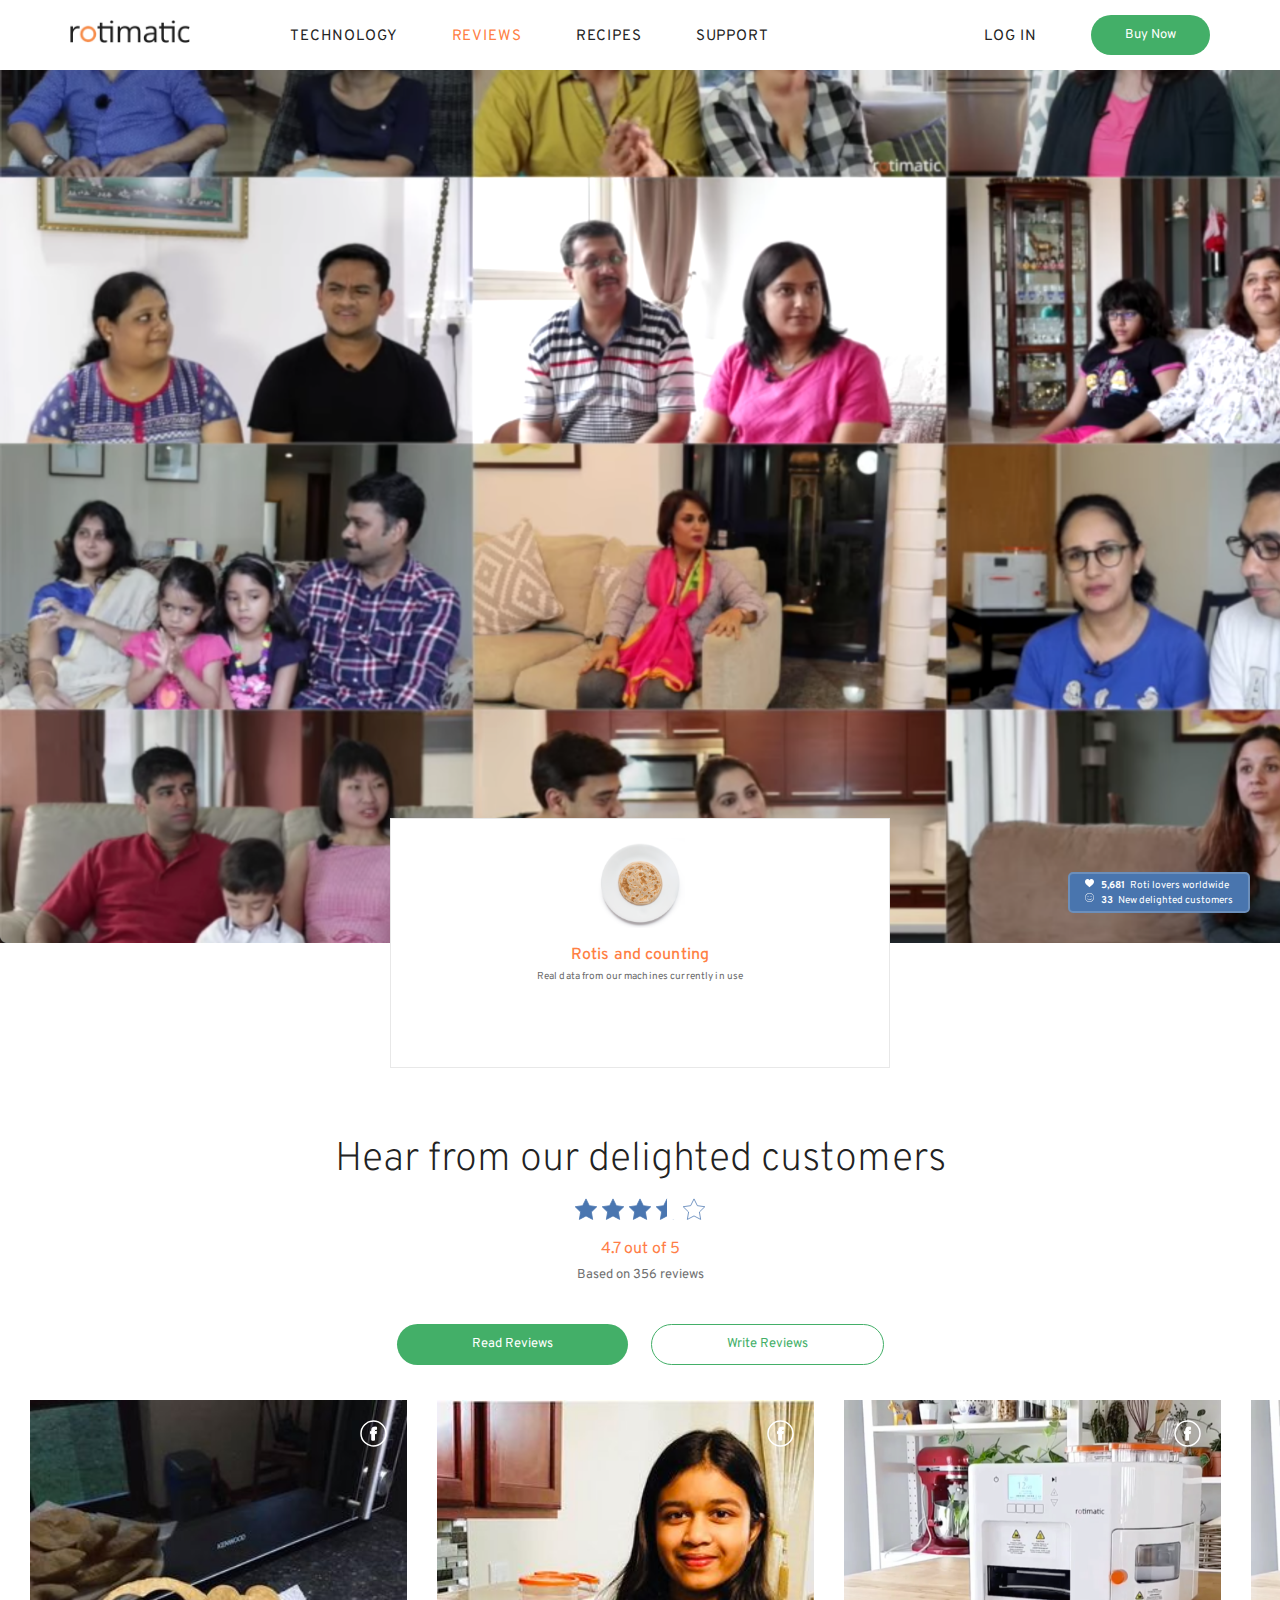
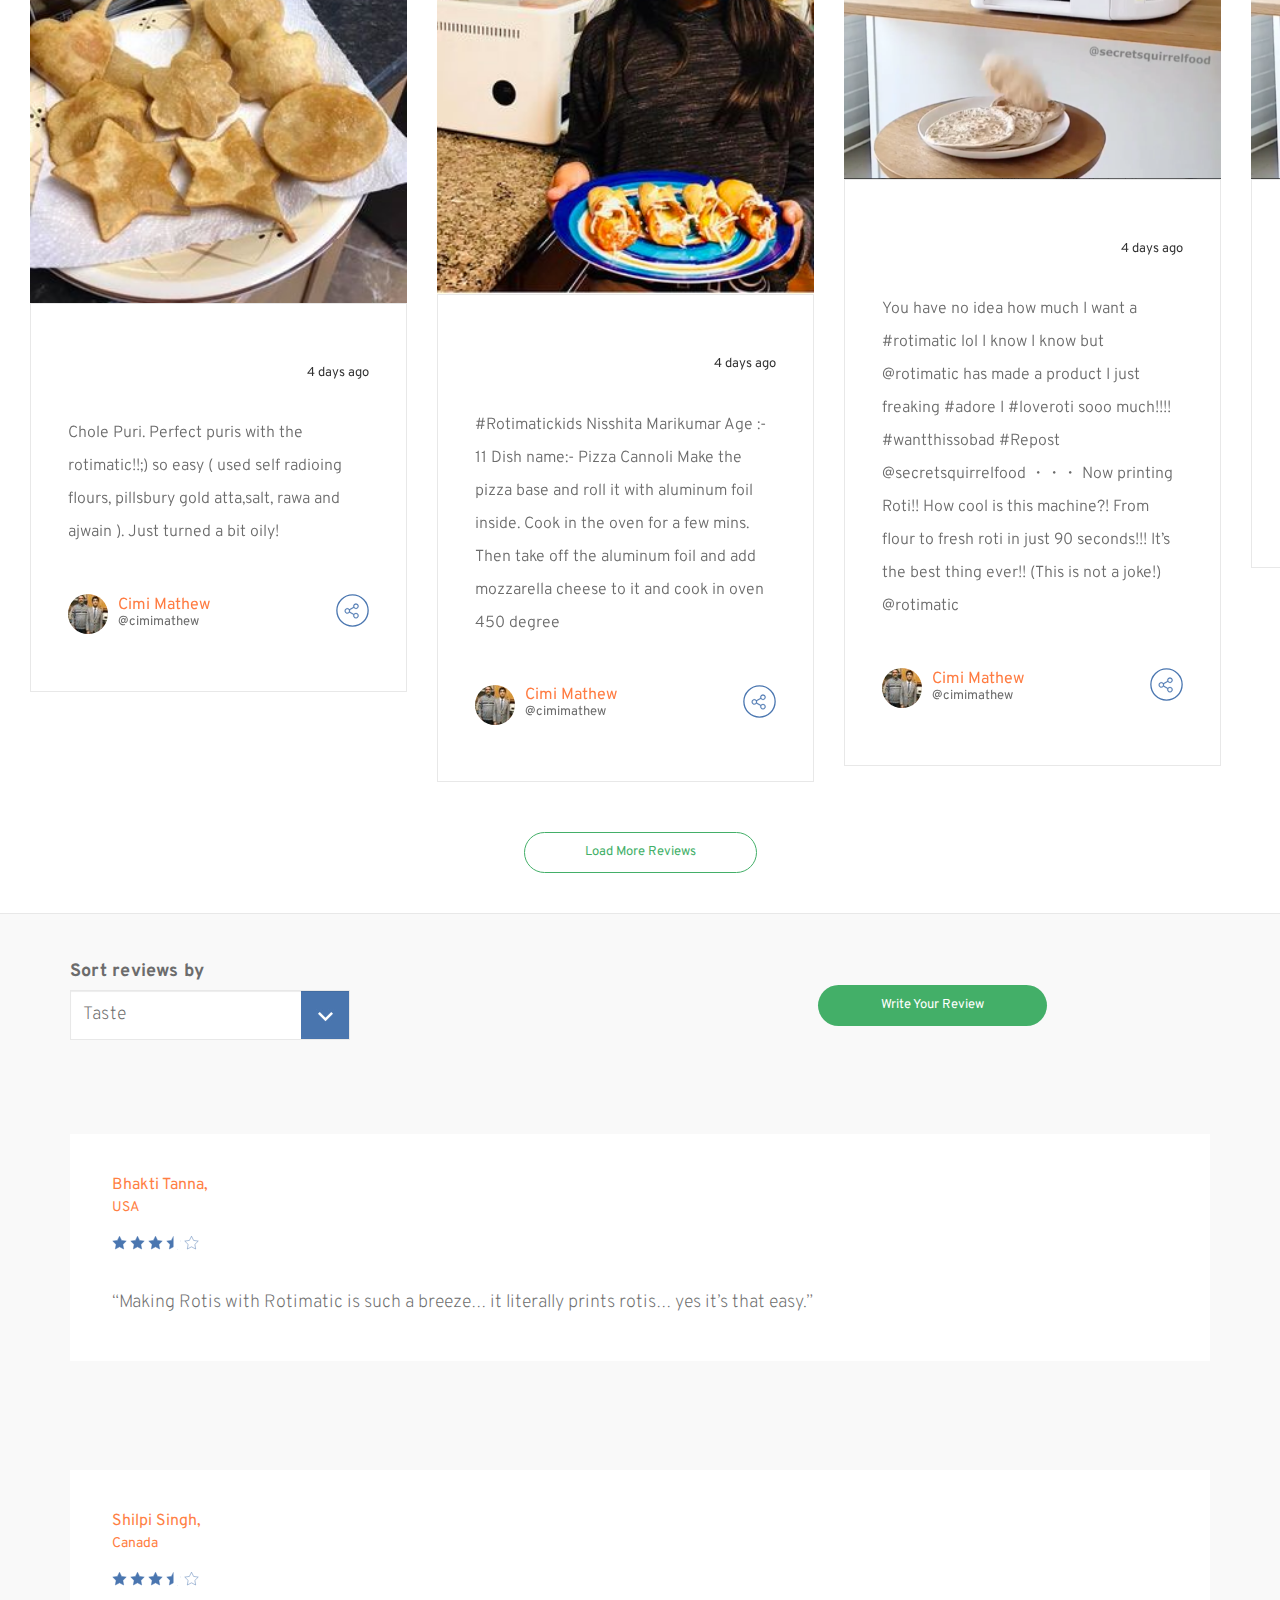
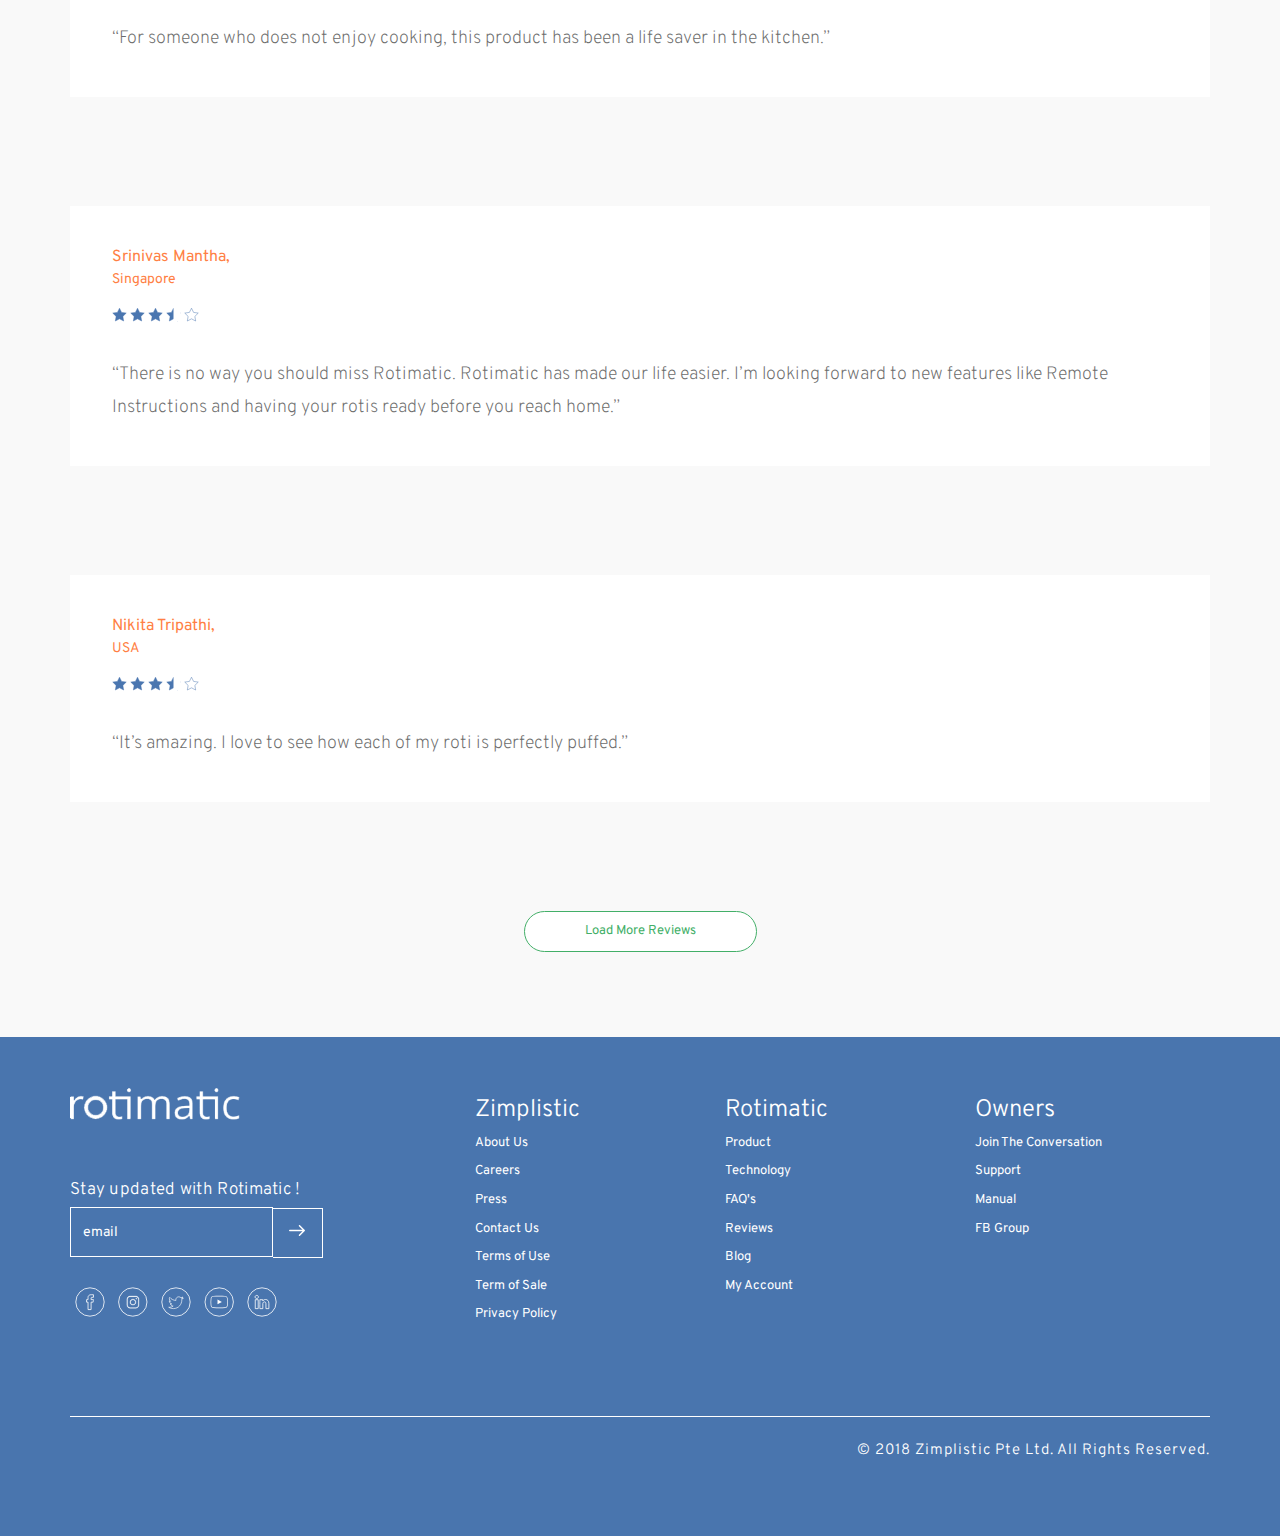
<file: reviews.html>
<!DOCTYPE html>
<html lang="en">
  <head>
    <meta charset="utf-8">
    <meta http-equiv="X-UA-Compatible" content="IE=edge">
    <meta name="viewport" content="width=device-width, initial-scale=1">
    <!-- The above 3 meta tags *must* come first in the head; any other head content must come *after* these tags -->
    <title>Rotimatic | Reviews Page</title>
    <!-- Bootstrap -->
    <link href="css/bootstrap.min.css" rel="stylesheet">
    <link href="css/style.css" rel="stylesheet">
    <!-- HTML5 shim and Respond.js for IE8 support of HTML5 elements and media queries -->
    <!-- WARNING: Respond.js doesn't work if you view the page via file:// -->
    <!--[if lt IE 9]>
      <script src="https://oss.maxcdn.com/html5shiv/3.7.3/html5shiv.min.js"></script>
      <script src="https://oss.maxcdn.com/respond/1.4.2/respond.min.js"></script>
    <![endif]-->
  </head>
  <body>
    <div class="wrapper">
    	<!-- header -->
    	<header>
            <nav class="navbar navbar-default">
                <div class="container">
                <!-- Brand and toggle get grouped for better mobile display -->
                    <div class="navbar-header">
                        <button type="button" class="navbar-toggle collapsed" data-toggle="collapse" data-target="#bs-example-navbar-collapse-1" aria-expanded="false">
                            <svg width="27px" height="17px" viewBox="0 0 27 17" version="1.1" xmlns="http://www.w3.org/2000/svg" xmlns:xlink="http://www.w3.org/1999/xlink" class="open-menu">
                                <!-- Generator: Sketch 50 (54983) - http://www.bohemiancoding.com/sketch -->
                                <desc>Created with Sketch.</desc>
                                <defs></defs>
                                <g id="Symbols" stroke="none" stroke-width="1" fill="none" fill-rule="evenodd">
                                    <g id="Icons/Mobile/Burger-Menu" fill="#6C6C6C">
                                        <path d="M1,2 L25.5,2 C26.052,2 26.5,1.552 26.5,1 C26.5,0.448 26.052,0 25.5,0 L1,0 C0.448,0 0,0.448 0,1 C0,1.552 0.448,2 1,2" id="Fill-1"></path>
                                        <path d="M1,9.5 L25.5,9.5 C26.052,9.5 26.5,9.052 26.5,8.5 C26.5,7.948 26.052,7.5 25.5,7.5 L1,7.5 C0.448,7.5 0,7.948 0,8.5 C0,9.052 0.448,9.5 1,9.5" id="Fill-3"></path>
                                        <path d="M1,17 L25.5,17 C26.052,17 26.5,16.552 26.5,16 C26.5,15.448 26.052,15 25.5,15 L1,15 C0.448,15 0,15.448 0,16 C0,16.552 0.448,17 1,17" id="Fill-5"></path>
                                    </g>
                                </g>
                            </svg>
                            <svg width="27px" height="17px" viewBox="0 0 27 28" version="1.1" xmlns="http://www.w3.org/2000/svg" xmlns:xlink="http://www.w3.org/1999/xlink" class="close-menu">
                                <!-- Generator: Sketch 50 (54983) - http://www.bohemiancoding.com/sketch -->
                                <desc>Created with Sketch.</desc>
                                <defs></defs>
                                <g id="Symbols" stroke="none" stroke-width="1" fill="none" fill-rule="evenodd">
                                    <g id="Icons/Mobile/Close" fill="#6C6C6C" fill-rule="nonzero">
                                        <g id="cancel">
                                            <path d="M12.2094844,13.8315938 L0.258609375,25.7824687 C-0.07340625,26.1144844 -0.07340625,26.652375 0.258609375,26.9843906 C0.42440625,27.1506094 0.64209375,27.2332969 0.859359375,27.2332969 C1.07704687,27.2332969 1.2943125,27.1506094 1.46010938,26.9843906 L13.5008438,14.9436562 L25.5415781,26.9843906 C25.7077969,27.1506094 25.9250625,27.2332969 26.1423281,27.2332969 C26.3595938,27.2332969 26.5772812,27.1506094 26.7430781,26.9843906 C27.0750938,26.652375 27.0750938,26.1144844 26.7430781,25.7824687 L14.792625,13.8315938 L26.7510937,1.87228125 C27.0831094,1.54026562 27.0831094,1.002375 26.7510937,0.670359375 C26.4190781,0.338765625 25.8811875,0.338765625 25.5495937,0.670359375 L13.5012656,12.7195312 L1.45167187,0.67078125 C1.11965625,0.3391875 0.5821875,0.3391875 0.250171875,0.67078125 C-0.08184375,1.00279687 -0.08184375,1.5406875 0.250171875,1.87270313 L12.2094844,13.8315938 Z" id="Shape"></path>
                                        </g>
                                    </g>
                                </g>
                            </svg>
                        </button>
                        <a class="navbar-brand logo" href="index.html">
                            <svg width="120px" height="23px" viewBox="0 0 120 23" version="1.1" xmlns="http://www.w3.org/2000/svg" xmlns:xlink="http://www.w3.org/1999/xlink">
                                <!-- Generator: Sketch 50 (54983) - http://www.bohemiancoding.com/sketch -->
                                <desc>Created with Sketch.</desc>
                                <defs></defs>
                                <g id="Symbols" stroke="none" stroke-width="1" fill="none" fill-rule="evenodd">
                                    <g id="Components/Desktop/Navigation-Bar/White-Background/Green-Buy-Now" transform="translate(-208.000000, -18.000000)">
                                        <g id="Components/Navigation-Bar/Transparent-Background/Light">
                                            <g id="Nav-Bar">
                                                <g id="Logo/Colored" transform="translate(208.000000, 18.000000)">
                                                    <image id="rotimatic-logo-2x" x="0" y="0" width="120" height="23" xlink:href="[data-uri]"></image>
                                                </g>
                                            </g>
                                        </g>
                                    </g>
                                </g>
                            </svg>
                        </a> 
                        <button type="button" class="hidden-lg hidden-md hidden-sm primary-btn pull-right" href="buy-now.html">
                            <a href="buy-now.html">Buy Now</a>
                        </button>
                    </div>
                <!-- Collect the nav links, forms, and other content for toggling -->
                    <div class="collapse navbar-collapse" id="bs-example-navbar-collapse-1">
                        <ul class="nav navbar-nav first-nav">
                            <li><a href="technology.html">TECHNOLOGY</a></li>
                            <li class="active"><a href="reviews.html">REVIEWS</a></li>
                            <li><a href="recipes.html">RECIPES</a></li>
                            <li><a href="contact-us.html">SUPPORT</a></li>
                        </ul>
                     
                      <ul class="nav navbar-nav navbar-right">
                        <li><a href="javascript:void(0)">LOG IN</a></li>
                        <li>
                            <button type="button" class="primary-btn" href="buy-now.html">
                                <a href="buy-now.html">Buy Now</a>
                            </button>
                        </li>
                      </ul>
                    </div><!-- /.navbar-collapse -->
                </div><!-- /.container-->
            </nav>
    	</header>
    	<!-- /header -->
    	<!-- banner-start -->
    	<section class="banner reviews-banner">
            <div class="container">
                <div class="roti-counting">
                    <div class="roti-img">
                        <img src="images/6f478e34eec9d0068848098a44410a11f3011fbc.png" alt="rotimatic">
                    </div>
                    <h6>Rotis and counting</h6>
                    <span>Real data from our machines currently in use</span>
                </div>
            </div>
    		<div class="roti-lovers">
    			<span>
    				<svg width="9px" height="9px" viewBox="0 0 9 9" version="1.1" xmlns="http://www.w3.org/2000/svg" xmlns:xlink="http://www.w3.org/1999/xlink">
                        <!-- Generator: Sketch 50 (54983) - http://www.bohemiancoding.com/sketch -->
                        <desc>Created with Sketch.</desc>
                        <defs></defs>
                        <g id="Symbols" stroke="none" stroke-width="1" fill="none" fill-rule="evenodd">
                            <g id="Assets/Popup/New-Customers" transform="translate(-5.000000, -3.000000)" fill="#FFFFFF">
                                <g id="Group-10" transform="translate(-10.000000, -8.000000)">
                                    <g id="Group-6" transform="translate(15.000000, 9.000000)">
                                        <g id="Page-1" transform="translate(0.000000, 2.000000)">
                                            <path d="M8.98512378,2.49523483 C8.85375008,1.04925871 7.83028147,0.000173087876 6.54943118,0.000173087876 C5.69610795,0.000173087876 4.91461619,0.459375224 4.47514607,1.19534487 C4.03948389,0.449855391 3.29018647,0 2.45053718,0 C1.16985999,0 0.146218284,1.04908562 0.015017674,2.49506174 C0.00463240141,2.55893116 -0.0379472162,2.89506782 0.0915225154,3.44323712 C0.278111246,4.23390254 0.709100058,4.95308267 1.33758214,5.52254178 L4.47306902,8.36793338 L7.66221314,5.52271487 C8.29086831,4.95308267 8.72185712,4.23407563 8.90844585,3.44323712 C9.03791558,2.89524091 8.99533596,2.55910425 8.98512378,2.49523483" id="Fill-1"></path>
                                        </g>
                                    </g>
                                </g>
                            </g>
                        </g>
                    </svg>
    				<strong>5,681</strong>Roti lovers worldwide
    			</span>
    			<span>
    				<svg width="9px" height="10px" viewBox="0 0 9 10" version="1.1" xmlns="http://www.w3.org/2000/svg" xmlns:xlink="http://www.w3.org/1999/xlink">
                        <!-- Generator: Sketch 50 (54983) - http://www.bohemiancoding.com/sketch -->
                        <desc>Created with Sketch.</desc>
                        <defs>
                            <polygon id="path-1" points="0 0.000124662162 8.99987838 0.000124662162 8.99987838 9 0 9"></polygon>
                        </defs>
                        <g id="Symbols" stroke="none" stroke-width="1" fill="none" fill-rule="evenodd">
                            <g id="Assets/Popup/New-Customers" transform="translate(-15.000000, -25.000000)">
                                <g id="Group-10">
                                    <g id="Group-3" transform="translate(15.000000, 25.030284)">
                                        <g id="Group" fill="#FFFFFF">
                                            <path d="M1.67156757,7.34473277 C1.38162162,7.05642872 1.13548986,6.72415845 0.943844595,6.35898953 C0.651952703,5.80290507 0.486486486,5.17047264 0.486486486,4.50006385 C0.486486486,2.28703682 2.28691216,0.486611149 4.49993919,0.486611149 C5.549625,0.486611149 6.50630068,0.891854392 7.22222635,1.55390169 C7.59341554,1.89711791 7.89993243,2.30929358 8.12094932,2.76999628 C8.37240203,3.29415507 8.51339189,3.88094899 8.51339189,4.50006385 C8.51339189,6.71309088 6.71296622,8.51351655 4.49993919,8.51351655 C3.39756081,8.51351655 2.39761824,8.06667872 1.67156757,7.34473277 Z M0,4.50006385 C0,6.98129696 2.01867568,9.00000304 4.49993919,9.00000304 C6.9811723,9.00000304 8.99987838,6.98129696 8.99987838,4.50006385 C8.99987838,2.01880034 6.98123311,0.000124662162 4.49993919,0.000124662162 C2.01867568,0.000124662162 0,2.01880034 0,4.50006385 Z" id="Fill-1"></path>
                                            <path d="M3.03038514,3.01019595 C3.2990473,3.01019595 3.51687162,3.22802027 3.51687162,3.49668243 C3.51687162,3.76534459 3.2990473,3.98316892 3.03038514,3.98316892 C2.76172297,3.98316892 2.54389865,3.76534459 2.54389865,3.49668243 C2.54389865,3.22802027 2.76172297,3.01019595 3.03038514,3.01019595" id="Fill-4"></path>
                                            <path d="M6.04052027,3.01019595 C6.30921284,3.01019595 6.52700676,3.22802027 6.52700676,3.49668243 C6.52700676,3.76534459 6.30921284,3.98316892 6.04052027,3.98316892 C5.7718277,3.98316892 5.55403378,3.76534459 5.55403378,3.49668243 C5.55403378,3.22802027 5.7718277,3.01019595 6.04052027,3.01019595" id="Fill-6"></path>
                                            <path d="M4.49132838,6.99321588 C5.4324973,6.99321588 6.33447365,6.51189831 6.85090946,5.71275304 L6.44229122,5.4487125 C5.96805811,6.18254696 5.1006223,6.59207736 4.23203108,6.49186115 C3.55514595,6.41381047 2.92918986,6.02383074 2.55754459,5.4487125 L2.14895676,5.71275304 C2.5986527,6.40870236 3.35653784,6.88059426 4.17626757,6.97515507 C4.28150068,6.98728682 4.38658176,6.99321588 4.49132838,6.99321588" id="Fill-8"></path>
                                        </g>
                                        <mask id="mask-2" fill="white">
                                            <use xlink:href="#path-1"></use>
                                        </mask>
                                        <g id="Clip-2"></g>
                                    </g>
                                </g>
                            </g>
                        </g>
                    </svg>
    				<strong>33</strong>New delighted customers
    			</span>
    		</div>
    	</section>
    	<!-- banner-end -->
        <!-- hear-from-delight-customers-start -->
        <section class="delight-customer-main-box">
            <div class="container">
                <div class="section-title">
                    <h2>Hear from our delighted customers</h2>
                </div>
                <div class="star-rating">
                    <span class="rating">
                        <svg width="24px" height="24px" viewBox="0 0 48 45" version="1.1" xmlns="http://www.w3.org/2000/svg" xmlns:xlink="http://www.w3.org/1999/xlink">
                            <!-- Generator: Sketch 50 (54983) - http://www.bohemiancoding.com/sketch -->
                            <desc>Created with Sketch.</desc>
                            <defs></defs>
                            <g id="Symbols" stroke="none" stroke-width="1" fill="none" fill-rule="evenodd">
                                <g id="Icons/Ratings/Full-Star" transform="translate(-17.000000, -16.000000)" fill="#4A76B0" stroke="#4A76B0" stroke-width="1.5">
                                    <g id="Group">
                                        <path d="M41,52.3473318 L27.6604114,59.3603685 L30.2080462,44.5065184 L19.4160923,33.9869633 L34.3302057,31.8198157 L41,18.3053364 L47.6697943,31.8198157 L62.5839077,33.9869633 L51.7919538,44.5065184 L54.3395886,59.3603685 L41,52.3473318 Z" id="Star"></path>
                                    </g>
                                </g>
                            </g>
                        </svg>
                    </span>
                    <span class="rating">
                        <svg width="24px" height="24px" viewBox="0 0 48 45" version="1.1" xmlns="http://www.w3.org/2000/svg" xmlns:xlink="http://www.w3.org/1999/xlink">
                            <!-- Generator: Sketch 50 (54983) - http://www.bohemiancoding.com/sketch -->
                            <desc>Created with Sketch.</desc>
                            <defs></defs>
                            <g id="Symbols" stroke="none" stroke-width="1" fill="none" fill-rule="evenodd">
                                <g id="Icons/Ratings/Full-Star" transform="translate(-17.000000, -16.000000)" fill="#4A76B0" stroke="#4A76B0" stroke-width="1.5">
                                    <g id="Group">
                                        <path d="M41,52.3473318 L27.6604114,59.3603685 L30.2080462,44.5065184 L19.4160923,33.9869633 L34.3302057,31.8198157 L41,18.3053364 L47.6697943,31.8198157 L62.5839077,33.9869633 L51.7919538,44.5065184 L54.3395886,59.3603685 L41,52.3473318 Z" id="Star"></path>
                                    </g>
                                </g>
                            </g>
                        </svg>
                    </span>
                    <span class="rating">
                        <svg width="24px" height="24px" viewBox="0 0 48 45" version="1.1" xmlns="http://www.w3.org/2000/svg" xmlns:xlink="http://www.w3.org/1999/xlink">
                            <!-- Generator: Sketch 50 (54983) - http://www.bohemiancoding.com/sketch -->
                            <desc>Created with Sketch.</desc>
                            <defs></defs>
                            <g id="Symbols" stroke="none" stroke-width="1" fill="none" fill-rule="evenodd">
                                <g id="Icons/Ratings/Full-Star" transform="translate(-17.000000, -16.000000)" fill="#4A76B0" stroke="#4A76B0" stroke-width="1.5">
                                    <g id="Group">
                                        <path d="M41,52.3473318 L27.6604114,59.3603685 L30.2080462,44.5065184 L19.4160923,33.9869633 L34.3302057,31.8198157 L41,18.3053364 L47.6697943,31.8198157 L62.5839077,33.9869633 L51.7919538,44.5065184 L54.3395886,59.3603685 L41,52.3473318 Z" id="Star"></path>
                                    </g>
                                </g>
                            </g>
                        </svg>
                    </span>
                    <span class="rating">
                        <svg width="24px" height="24px" viewBox="0 0 48 45" version="1.1" xmlns="http://www.w3.org/2000/svg" xmlns:xlink="http://www.w3.org/1999/xlink">
                            <!-- Generator: Sketch 50 (54983) - http://www.bohemiancoding.com/sketch -->
                            <desc>Created with Sketch.</desc>
                            <defs></defs>
                            <g id="Symbols" stroke="none" stroke-width="1" fill="none" fill-rule="evenodd">
                                <g id="Icons/Ratings/Half-Star" transform="translate(-17.000000, -16.000000)">
                                    <g id="Group">
                                        <path d="M41,52.3473318 L27.6604114,59.3603685 L30.2080462,44.5065184 L19.4160923,33.9869633 L34.3302057,31.8198157 L41,18.3053364 L47.6697943,31.8198157 L62.5839077,33.9869633 L51.7919538,44.5065184 L54.3395886,59.3603685 L41,52.3473318 Z" id="Star" stroke="#4A76B0" stroke-width="1.5" fill="#4A76B0"></path>
                                        <g id="Rectangle" transform="translate(20.000000, 20.000000)" fill="#FFFFFF">
                                            <rect x="21" y="-2" width="22" height="42"></rect>
                                        </g>
                                    </g>
                                </g>
                            </g>
                        </svg>
                    </span>
                    <span class="rating">
                        <svg width="24px" height="24px" viewBox="0 0 48 45" version="1.1" xmlns="http://www.w3.org/2000/svg" xmlns:xlink="http://www.w3.org/1999/xlink">
                            <!-- Generator: Sketch 50 (54983) - http://www.bohemiancoding.com/sketch -->
                            <desc>Created with Sketch.</desc>
                            <defs></defs>
                            <g id="Symbols" stroke="none" stroke-width="1" fill="none" fill-rule="evenodd">
                                <g id="Icons/Ratings/Empty-Star" transform="translate(-17.000000, -16.000000)" stroke="#4A76B0" stroke-width="1.5">
                                    <g id="Group">
                                        <path d="M41,52.3473318 L27.6604114,59.3603685 L30.2080462,44.5065184 L19.4160923,33.9869633 L34.3302057,31.8198157 L41,18.3053364 L47.6697943,31.8198157 L62.5839077,33.9869633 L51.7919538,44.5065184 L54.3395886,59.3603685 L41,52.3473318 Z" id="Star"></path>
                                    </g>
                                </g>
                            </g>
                        </svg>
                    </span>
                    <p>4.7 out of 5</p>
                    <span>Based on 356 reviews</span>
                </div>
            </div>
            <div class="container-fluid">
                <div class="reviwes-btns">
                    <button type="button" class="primary-btn">Read Reviews</button>
                    <button type="button" class="primary-btn-rev">Write Reviews</button>
                </div>
                <div class="masonry">
                    <div class="customer-box-main">
                        <div class="items customer-box-inner">
                            <div class="customer-box">
                                <div class="customer-review-img">
                                    <img src="images/190e5eaf1f7a0971876f1d3415fefb805356cfbe.png" alt="rotimatic">
                                    <a href="javascript:void(0)" class="social-share">  
                                        <svg width="27px" height="27px" viewBox="0 0 27 27" version="1.1" xmlns="http://www.w3.org/2000/svg" xmlns:xlink="http://www.w3.org/1999/xlink">
                                            <!-- Generator: Sketch 50 (54983) - http://www.bohemiancoding.com/sketch -->
                                            <desc>Created with Sketch.</desc>
                                            <defs></defs>
                                            <g id="Symbols" stroke="none" stroke-width="1" fill="none" fill-rule="evenodd">
                                                <g id="Showcase/Desktop/Reviews" transform="translate(-434.000000, -469.000000)" stroke="#FFFFFF">
                                                    <g id="Group">
                                                        <g id="Post" transform="translate(60.000000, 450.000000)">
                                                            <g id="Icons/Facebook/White/Whole" transform="translate(375.000000, 20.000000)">
                                                                <g id="Icons/Facebook">
                                                                    <circle id="Oval" stroke-width="1.5" cx="12.5" cy="12.5" r="12.5"></circle>
                                                                    <g id="Page-1" transform="translate(9.451220, 6.097561)" fill="#FFFFFF">
                                                                        <path d="M1.31795559,2.53046867 L1.31795559,4.32940135 L0,4.32940135 L0,6.52914321 L1.31795559,6.52914321 L1.31795559,13.0660025 L4.02531617,13.0660025 L4.02531617,6.52932548 L5.84208082,6.52932548 C5.84208082,6.52932548 6.01222878,5.47456608 6.09470543,4.32129039 L4.0355536,4.32129039 L4.0355536,2.81723831 C4.0355536,2.59244007 4.33073799,2.29005607 4.62248964,2.29005607 L6.09756098,2.29005607 L6.09756098,0 L4.09196581,0 C1.25103255,-0.000151890699 1.31795559,2.20177719 1.31795559,2.53046867" id="Fill-1"></path>
                                                                    </g>
                                                                </g>
                                                            </g>
                                                        </g>
                                                    </g>
                                                </g>
                                            </g>
                                        </svg>
                                    </a>
                                </div>
                             
                                <div class="customer-feedback-box">
                                    <div  class="posted-date hidden-xs">
                                        <span>4 days ago</span>
                                    </div>
                                    <div class="customer-details hidden-lg hidden-md hidden-sm">
                                        <div class="media">
                                            <div class="media-left">
                                                <img src="images/50fb79f475d33c95bca17fd5b0e83cb61acfedb1.png" alt="rotimatic">
                                            </div>
                                            <div class="media-body">
                                                <p>Cimi Mathew</p>
                                                <span>@cimimathew</span>
                                            </div>
                                        </div>
                                        <div class="share-feedback">
                                            <a href="javascript:void(0)">
                                                <svg width="33px" height="33px" viewBox="0 0 38 38" version="1.1" xmlns="http://www.w3.org/2000/svg" xmlns:xlink="http://www.w3.org/1999/xlink">
                                                <!-- Generator: Sketch 50 (54983) - http://www.bohemiancoding.com/sketch -->
                                                <desc>Created with Sketch.</desc>
                                                <defs></defs>
                                                <g id="Symbols" stroke="none" stroke-width="1" fill="none" fill-rule="evenodd">
                                                    <g id="Icons/Orange/Share" transform="translate(1.000000, 1.000000)">
                                                        <g id="Group-4">
                                                            <g id="Page-1"></g>
                                                            <path d="M21.9829734,26.043397 C20.8322259,26.043397 19.8968023,25.1079734 19.8968023,23.9572259 C19.8968023,22.8064784 20.8322259,21.8710548 21.9829734,21.8710548 C23.1337562,21.8710548 24.0691798,22.8064784 24.0691798,23.9572259 C24.0691798,25.1079734 23.1337562,26.043397 21.9829734,26.043397 M12.0427741,20.5826412 C10.8920266,20.5826412 9.95660299,19.6472176 9.95660299,18.4964701 C9.95660299,17.3457226 10.8920266,16.410299 12.0427741,16.410299 C13.1935569,16.410299 14.1289452,17.3457226 14.1289452,18.4964701 C14.1289452,19.6472176 13.1899917,20.5826412 12.0427741,20.5826412 M21.9829734,10.956603 C23.1337562,10.956603 24.0691798,11.8920266 24.0691798,13.0427741 C24.0691798,14.1935216 23.1337562,15.1289452 21.9829734,15.1289452 C20.8322259,15.1289452 19.8968023,14.1935216 19.8968023,13.0427741 C19.8968023,11.8920266 20.8357558,10.956603 21.9829734,10.956603 M21.9829734,20.9215116 C21.0052263,20.9215116 20.1333409,21.3874585 19.5756167,22.1075581 L14.9055233,19.4989618 C15.0149855,19.1848007 15.0749585,18.8459302 15.0749585,18.4964701 C15.0749585,18.1434801 15.0149855,17.8081395 14.9019934,17.4904485 L19.5685569,14.8853821 C20.1227512,15.6090116 20.9981665,16.0784884 21.9794435,16.0784884 C23.6526516,16.0784884 25.0186877,14.7159468 25.0186877,13.0392442 C25.0186877,11.3625415 23.6561462,10 21.9794435,10 C20.3027409,10 18.9402346,11.3625415 18.9402346,13.0392442 C18.9402346,13.3922342 19.0002076,13.7311047 19.1131645,14.0452658 L14.4502014,16.6503322 C13.8959718,15.9231728 13.0205918,15.4572259 12.0392442,15.4572259 C10.3660714,15.4572259 9,16.8197674 9,18.4964701 C9,20.1731728 10.3660714,21.5357143 12.0427741,21.5357143 C13.0240864,21.5357143 13.8995017,21.0662375 14.4572259,20.3390781 L19.1237542,22.9476744 C19.0108326,23.2653654 18.9472591,23.6077658 18.9472591,23.9607558 C18.9472591,25.6339286 20.309836,27 21.9865386,27 C23.6632413,27 25.0257475,25.6374585 25.0257475,23.9607558 C25.0257475,22.2840532 23.6596761,20.9215116 21.9829734,20.9215116" id="Fill-1" stroke="#4A76B0" stroke-width="0.3" fill="#4A76B0"></path>
                                                            <circle id="Oval" stroke="#4A76B0" stroke-width="1.5" cx="18" cy="18" r="18"></circle>
                                                        </g>
                                                    </g>
                                                </g>
                                            </svg>
                                            </a>
                                        </div>
                                    </div>
                                    <div class="feedback-content">
                                        <p>Chole Puri. Perfect puris with the rotimatic!!;) so easy ( used self radioing flours, pillsbury gold atta,salt, rawa and ajwain ). Just turned a bit oily!</p>
                                    </div>
                                    <div class="customer-details hidden-xs">
                                        <div class="media">
                                            <div class="media-left">
                                                <img src="images/50fb79f475d33c95bca17fd5b0e83cb61acfedb1.png" alt="rotimatic">
                                            </div>
                                            <div class="media-body">
                                                <p>Cimi Mathew</p>
                                                <span>@cimimathew</span>
                                            </div>
                                        </div>
                                        <div class="share-feedback">
                                            <a href="javascript:void(0)">
                                                <svg width="33px" height="33px" viewBox="0 0 38 38" version="1.1" xmlns="http://www.w3.org/2000/svg" xmlns:xlink="http://www.w3.org/1999/xlink">
                                                <!-- Generator: Sketch 50 (54983) - http://www.bohemiancoding.com/sketch -->
                                                <desc>Created with Sketch.</desc>
                                                <defs></defs>
                                                <g id="Symbols" stroke="none" stroke-width="1" fill="none" fill-rule="evenodd">
                                                    <g id="Icons/Orange/Share" transform="translate(1.000000, 1.000000)">
                                                        <g id="Group-4">
                                                            <g id="Page-1"></g>
                                                            <path d="M21.9829734,26.043397 C20.8322259,26.043397 19.8968023,25.1079734 19.8968023,23.9572259 C19.8968023,22.8064784 20.8322259,21.8710548 21.9829734,21.8710548 C23.1337562,21.8710548 24.0691798,22.8064784 24.0691798,23.9572259 C24.0691798,25.1079734 23.1337562,26.043397 21.9829734,26.043397 M12.0427741,20.5826412 C10.8920266,20.5826412 9.95660299,19.6472176 9.95660299,18.4964701 C9.95660299,17.3457226 10.8920266,16.410299 12.0427741,16.410299 C13.1935569,16.410299 14.1289452,17.3457226 14.1289452,18.4964701 C14.1289452,19.6472176 13.1899917,20.5826412 12.0427741,20.5826412 M21.9829734,10.956603 C23.1337562,10.956603 24.0691798,11.8920266 24.0691798,13.0427741 C24.0691798,14.1935216 23.1337562,15.1289452 21.9829734,15.1289452 C20.8322259,15.1289452 19.8968023,14.1935216 19.8968023,13.0427741 C19.8968023,11.8920266 20.8357558,10.956603 21.9829734,10.956603 M21.9829734,20.9215116 C21.0052263,20.9215116 20.1333409,21.3874585 19.5756167,22.1075581 L14.9055233,19.4989618 C15.0149855,19.1848007 15.0749585,18.8459302 15.0749585,18.4964701 C15.0749585,18.1434801 15.0149855,17.8081395 14.9019934,17.4904485 L19.5685569,14.8853821 C20.1227512,15.6090116 20.9981665,16.0784884 21.9794435,16.0784884 C23.6526516,16.0784884 25.0186877,14.7159468 25.0186877,13.0392442 C25.0186877,11.3625415 23.6561462,10 21.9794435,10 C20.3027409,10 18.9402346,11.3625415 18.9402346,13.0392442 C18.9402346,13.3922342 19.0002076,13.7311047 19.1131645,14.0452658 L14.4502014,16.6503322 C13.8959718,15.9231728 13.0205918,15.4572259 12.0392442,15.4572259 C10.3660714,15.4572259 9,16.8197674 9,18.4964701 C9,20.1731728 10.3660714,21.5357143 12.0427741,21.5357143 C13.0240864,21.5357143 13.8995017,21.0662375 14.4572259,20.3390781 L19.1237542,22.9476744 C19.0108326,23.2653654 18.9472591,23.6077658 18.9472591,23.9607558 C18.9472591,25.6339286 20.309836,27 21.9865386,27 C23.6632413,27 25.0257475,25.6374585 25.0257475,23.9607558 C25.0257475,22.2840532 23.6596761,20.9215116 21.9829734,20.9215116" id="Fill-1" stroke="#4A76B0" stroke-width="0.3" fill="#4A76B0"></path>
                                                            <circle id="Oval" stroke="#4A76B0" stroke-width="1.5" cx="18" cy="18" r="18"></circle>
                                                        </g>
                                                    </g>
                                                </g>
                                            </svg>
                                            </a>
                                        </div>
                                    </div>
                                    <button type="button" class="primary-btn-rev hidden-lg hidden-md hidden-sm">Continue Reading</button>
                                </div>
                            </div>
                        </div>
                        <div class="items customer-box-inner">
                            <div class="customer-box">
                                <div class="customer-review-img">
                                    <img src="images/7bef444ee11d0aa2b57e1222a85d03bd14a2bae7.png" alt="rotimatic">
                                    <a href="javascript:void(0)" class="social-share">  
                                       <svg width="27px" height="27px" viewBox="0 0 27 27" version="1.1" xmlns="http://www.w3.org/2000/svg" xmlns:xlink="http://www.w3.org/1999/xlink">
                                           <!-- Generator: Sketch 50 (54983) - http://www.bohemiancoding.com/sketch -->
                                           <desc>Created with Sketch.</desc>
                                           <defs></defs>
                                           <g id="Symbols" stroke="none" stroke-width="1" fill="none" fill-rule="evenodd">
                                               <g id="Showcase/Desktop/Reviews" transform="translate(-434.000000, -469.000000)" stroke="#FFFFFF">
                                                   <g id="Group">
                                                       <g id="Post" transform="translate(60.000000, 450.000000)">
                                                           <g id="Icons/Facebook/White/Whole" transform="translate(375.000000, 20.000000)">
                                                               <g id="Icons/Facebook">
                                                                   <circle id="Oval" stroke-width="1.5" cx="12.5" cy="12.5" r="12.5"></circle>
                                                                   <g id="Page-1" transform="translate(9.451220, 6.097561)" fill="#FFFFFF">
                                                                       <path d="M1.31795559,2.53046867 L1.31795559,4.32940135 L0,4.32940135 L0,6.52914321 L1.31795559,6.52914321 L1.31795559,13.0660025 L4.02531617,13.0660025 L4.02531617,6.52932548 L5.84208082,6.52932548 C5.84208082,6.52932548 6.01222878,5.47456608 6.09470543,4.32129039 L4.0355536,4.32129039 L4.0355536,2.81723831 C4.0355536,2.59244007 4.33073799,2.29005607 4.62248964,2.29005607 L6.09756098,2.29005607 L6.09756098,0 L4.09196581,0 C1.25103255,-0.000151890699 1.31795559,2.20177719 1.31795559,2.53046867" id="Fill-1"></path>
                                                                   </g>
                                                               </g>
                                                           </g>
                                                       </g>
                                                   </g>
                                               </g>
                                           </g>
                                       </svg> 
                                    </a>
                                </div>
                                
                                <div class="customer-feedback-box">
                                    <div class="customer-details hidden-lg hidden-md hidden-sm">
                                        <div class="media">
                                            <div class="media-left">
                                                <img src="images/50fb79f475d33c95bca17fd5b0e83cb61acfedb1.png" alt="rotimatic">
                                            </div>
                                            <div class="media-body">
                                                <p>Cimi Mathew</p>
                                                <span>@cimimathew</span>
                                            </div>
                                        </div>
                                        <div class="share-feedback">
                                            <a href="javascript:void(0)">
                                                <svg width="33px" height="33px" viewBox="0 0 38 38" version="1.1" xmlns="http://www.w3.org/2000/svg" xmlns:xlink="http://www.w3.org/1999/xlink">
                                                <!-- Generator: Sketch 50 (54983) - http://www.bohemiancoding.com/sketch -->
                                                <desc>Created with Sketch.</desc>
                                                <defs></defs>
                                                <g id="Symbols" stroke="none" stroke-width="1" fill="none" fill-rule="evenodd">
                                                    <g id="Icons/Orange/Share" transform="translate(1.000000, 1.000000)">
                                                        <g id="Group-4">
                                                            <g id="Page-1"></g>
                                                            <path d="M21.9829734,26.043397 C20.8322259,26.043397 19.8968023,25.1079734 19.8968023,23.9572259 C19.8968023,22.8064784 20.8322259,21.8710548 21.9829734,21.8710548 C23.1337562,21.8710548 24.0691798,22.8064784 24.0691798,23.9572259 C24.0691798,25.1079734 23.1337562,26.043397 21.9829734,26.043397 M12.0427741,20.5826412 C10.8920266,20.5826412 9.95660299,19.6472176 9.95660299,18.4964701 C9.95660299,17.3457226 10.8920266,16.410299 12.0427741,16.410299 C13.1935569,16.410299 14.1289452,17.3457226 14.1289452,18.4964701 C14.1289452,19.6472176 13.1899917,20.5826412 12.0427741,20.5826412 M21.9829734,10.956603 C23.1337562,10.956603 24.0691798,11.8920266 24.0691798,13.0427741 C24.0691798,14.1935216 23.1337562,15.1289452 21.9829734,15.1289452 C20.8322259,15.1289452 19.8968023,14.1935216 19.8968023,13.0427741 C19.8968023,11.8920266 20.8357558,10.956603 21.9829734,10.956603 M21.9829734,20.9215116 C21.0052263,20.9215116 20.1333409,21.3874585 19.5756167,22.1075581 L14.9055233,19.4989618 C15.0149855,19.1848007 15.0749585,18.8459302 15.0749585,18.4964701 C15.0749585,18.1434801 15.0149855,17.8081395 14.9019934,17.4904485 L19.5685569,14.8853821 C20.1227512,15.6090116 20.9981665,16.0784884 21.9794435,16.0784884 C23.6526516,16.0784884 25.0186877,14.7159468 25.0186877,13.0392442 C25.0186877,11.3625415 23.6561462,10 21.9794435,10 C20.3027409,10 18.9402346,11.3625415 18.9402346,13.0392442 C18.9402346,13.3922342 19.0002076,13.7311047 19.1131645,14.0452658 L14.4502014,16.6503322 C13.8959718,15.9231728 13.0205918,15.4572259 12.0392442,15.4572259 C10.3660714,15.4572259 9,16.8197674 9,18.4964701 C9,20.1731728 10.3660714,21.5357143 12.0427741,21.5357143 C13.0240864,21.5357143 13.8995017,21.0662375 14.4572259,20.3390781 L19.1237542,22.9476744 C19.0108326,23.2653654 18.9472591,23.6077658 18.9472591,23.9607558 C18.9472591,25.6339286 20.309836,27 21.9865386,27 C23.6632413,27 25.0257475,25.6374585 25.0257475,23.9607558 C25.0257475,22.2840532 23.6596761,20.9215116 21.9829734,20.9215116" id="Fill-1" stroke="#4A76B0" stroke-width="0.3" fill="#4A76B0"></path>
                                                            <circle id="Oval" stroke="#4A76B0" stroke-width="1.5" cx="18" cy="18" r="18"></circle>
                                                        </g>
                                                    </g>
                                                </g>
                                            </svg>
                                            </a>
                                        </div>
                                    </div>
                                    <div  class="posted-date hidden-xs">
                                        <span>4 days ago</span>
                                    </div>
                                    <div class="feedback-content">
                                        <p>#Rotimatickids Nisshita Marikumar Age :- 11 Dish name:- Pizza Cannoli Make the pizza base and roll it with aluminum foil inside. Cook in the oven for a few mins. Then take off the aluminum foil and add mozzarella cheese to it and cook in oven 450 degree</p>
                                    </div>
                                    <div class="customer-details hidden-xs">
                                        <div class="media">
                                            <div class="media-left">
                                                <img src="images/50fb79f475d33c95bca17fd5b0e83cb61acfedb1.png" alt="rotimatic">
                                            </div>
                                            <div class="media-body">
                                                <p>Cimi Mathew</p>
                                                <span>@cimimathew</span>
                                            </div>
                                        </div>
                                        <div class="share-feedback">
                                            <a href="javascript:void(0)">
                                                <svg width="33px" height="33px" viewBox="0 0 38 38" version="1.1" xmlns="http://www.w3.org/2000/svg" xmlns:xlink="http://www.w3.org/1999/xlink">
                                                <!-- Generator: Sketch 50 (54983) - http://www.bohemiancoding.com/sketch -->
                                                <desc>Created with Sketch.</desc>
                                                <defs></defs>
                                                <g id="Symbols" stroke="none" stroke-width="1" fill="none" fill-rule="evenodd">
                                                    <g id="Icons/Orange/Share" transform="translate(1.000000, 1.000000)">
                                                        <g id="Group-4">
                                                            <g id="Page-1"></g>
                                                            <path d="M21.9829734,26.043397 C20.8322259,26.043397 19.8968023,25.1079734 19.8968023,23.9572259 C19.8968023,22.8064784 20.8322259,21.8710548 21.9829734,21.8710548 C23.1337562,21.8710548 24.0691798,22.8064784 24.0691798,23.9572259 C24.0691798,25.1079734 23.1337562,26.043397 21.9829734,26.043397 M12.0427741,20.5826412 C10.8920266,20.5826412 9.95660299,19.6472176 9.95660299,18.4964701 C9.95660299,17.3457226 10.8920266,16.410299 12.0427741,16.410299 C13.1935569,16.410299 14.1289452,17.3457226 14.1289452,18.4964701 C14.1289452,19.6472176 13.1899917,20.5826412 12.0427741,20.5826412 M21.9829734,10.956603 C23.1337562,10.956603 24.0691798,11.8920266 24.0691798,13.0427741 C24.0691798,14.1935216 23.1337562,15.1289452 21.9829734,15.1289452 C20.8322259,15.1289452 19.8968023,14.1935216 19.8968023,13.0427741 C19.8968023,11.8920266 20.8357558,10.956603 21.9829734,10.956603 M21.9829734,20.9215116 C21.0052263,20.9215116 20.1333409,21.3874585 19.5756167,22.1075581 L14.9055233,19.4989618 C15.0149855,19.1848007 15.0749585,18.8459302 15.0749585,18.4964701 C15.0749585,18.1434801 15.0149855,17.8081395 14.9019934,17.4904485 L19.5685569,14.8853821 C20.1227512,15.6090116 20.9981665,16.0784884 21.9794435,16.0784884 C23.6526516,16.0784884 25.0186877,14.7159468 25.0186877,13.0392442 C25.0186877,11.3625415 23.6561462,10 21.9794435,10 C20.3027409,10 18.9402346,11.3625415 18.9402346,13.0392442 C18.9402346,13.3922342 19.0002076,13.7311047 19.1131645,14.0452658 L14.4502014,16.6503322 C13.8959718,15.9231728 13.0205918,15.4572259 12.0392442,15.4572259 C10.3660714,15.4572259 9,16.8197674 9,18.4964701 C9,20.1731728 10.3660714,21.5357143 12.0427741,21.5357143 C13.0240864,21.5357143 13.8995017,21.0662375 14.4572259,20.3390781 L19.1237542,22.9476744 C19.0108326,23.2653654 18.9472591,23.6077658 18.9472591,23.9607558 C18.9472591,25.6339286 20.309836,27 21.9865386,27 C23.6632413,27 25.0257475,25.6374585 25.0257475,23.9607558 C25.0257475,22.2840532 23.6596761,20.9215116 21.9829734,20.9215116" id="Fill-1" stroke="#4A76B0" stroke-width="0.3" fill="#4A76B0"></path>
                                                            <circle id="Oval" stroke="#4A76B0" stroke-width="1.5" cx="18" cy="18" r="18"></circle>
                                                        </g>
                                                    </g>
                                                </g>
                                            </svg>
                                            </a>
                                        </div>
                                    </div>
                                    <button type="button" class="primary-btn-rev hidden-lg hidden-md hidden-sm">Continue Reading</button>
                                </div>
                            </div>
                        </div>
                        <div class="items customer-box-inner">
                            <div class="customer-box">
                                <div class="customer-review-img">
                                    <img src="images/440e03fbede08e5bcdda8afa897b23d9b3b69e45.png" alt="rotimatic">
                                    <a href="javascript:void(0)" class="social-share">  
                                        
                                        <svg width="27px" height="27px" viewBox="0 0 27 27" version="1.1" xmlns="http://www.w3.org/2000/svg" xmlns:xlink="http://www.w3.org/1999/xlink">
                                            <!-- Generator: Sketch 50 (54983) - http://www.bohemiancoding.com/sketch -->
                                            <desc>Created with Sketch.</desc>
                                            <defs></defs>
                                            <g id="Symbols" stroke="none" stroke-width="1" fill="none" fill-rule="evenodd">
                                                <g id="Showcase/Desktop/Reviews" transform="translate(-434.000000, -469.000000)" stroke="#FFFFFF">
                                                    <g id="Group">
                                                        <g id="Post" transform="translate(60.000000, 450.000000)">
                                                            <g id="Icons/Facebook/White/Whole" transform="translate(375.000000, 20.000000)">
                                                                <g id="Icons/Facebook">
                                                                    <circle id="Oval" stroke-width="1.5" cx="12.5" cy="12.5" r="12.5"></circle>
                                                                    <g id="Page-1" transform="translate(9.451220, 6.097561)" fill="#FFFFFF">
                                                                        <path d="M1.31795559,2.53046867 L1.31795559,4.32940135 L0,4.32940135 L0,6.52914321 L1.31795559,6.52914321 L1.31795559,13.0660025 L4.02531617,13.0660025 L4.02531617,6.52932548 L5.84208082,6.52932548 C5.84208082,6.52932548 6.01222878,5.47456608 6.09470543,4.32129039 L4.0355536,4.32129039 L4.0355536,2.81723831 C4.0355536,2.59244007 4.33073799,2.29005607 4.62248964,2.29005607 L6.09756098,2.29005607 L6.09756098,0 L4.09196581,0 C1.25103255,-0.000151890699 1.31795559,2.20177719 1.31795559,2.53046867" id="Fill-1"></path>
                                                                    </g>
                                                                </g>
                                                            </g>
                                                        </g>
                                                    </g>
                                                </g>
                                            </g>
                                        </svg>
                                    </a>
                                </div>
                                <div class="customer-feedback-box">
                                <div class="customer-details hidden-lg hidden-md hidden-sm">
                                    <div class="media">
                                        <div class="media-left">
                                            <img src="images/50fb79f475d33c95bca17fd5b0e83cb61acfedb1.png" alt="rotimatic">
                                        </div>
                                        <div class="media-body">
                                            <p>Cimi Mathew</p>
                                            <span>@cimimathew</span>
                                        </div>
                                    </div>
                                    <div class="share-feedback">
                                        <a href="javascript:void(0)">
                                            <svg width="33px" height="33px" viewBox="0 0 38 38" version="1.1" xmlns="http://www.w3.org/2000/svg" xmlns:xlink="http://www.w3.org/1999/xlink">
                                            <!-- Generator: Sketch 50 (54983) - http://www.bohemiancoding.com/sketch -->
                                            <desc>Created with Sketch.</desc>
                                            <defs></defs>
                                            <g id="Symbols" stroke="none" stroke-width="1" fill="none" fill-rule="evenodd">
                                                <g id="Icons/Orange/Share" transform="translate(1.000000, 1.000000)">
                                                    <g id="Group-4">
                                                        <g id="Page-1"></g>
                                                        <path d="M21.9829734,26.043397 C20.8322259,26.043397 19.8968023,25.1079734 19.8968023,23.9572259 C19.8968023,22.8064784 20.8322259,21.8710548 21.9829734,21.8710548 C23.1337562,21.8710548 24.0691798,22.8064784 24.0691798,23.9572259 C24.0691798,25.1079734 23.1337562,26.043397 21.9829734,26.043397 M12.0427741,20.5826412 C10.8920266,20.5826412 9.95660299,19.6472176 9.95660299,18.4964701 C9.95660299,17.3457226 10.8920266,16.410299 12.0427741,16.410299 C13.1935569,16.410299 14.1289452,17.3457226 14.1289452,18.4964701 C14.1289452,19.6472176 13.1899917,20.5826412 12.0427741,20.5826412 M21.9829734,10.956603 C23.1337562,10.956603 24.0691798,11.8920266 24.0691798,13.0427741 C24.0691798,14.1935216 23.1337562,15.1289452 21.9829734,15.1289452 C20.8322259,15.1289452 19.8968023,14.1935216 19.8968023,13.0427741 C19.8968023,11.8920266 20.8357558,10.956603 21.9829734,10.956603 M21.9829734,20.9215116 C21.0052263,20.9215116 20.1333409,21.3874585 19.5756167,22.1075581 L14.9055233,19.4989618 C15.0149855,19.1848007 15.0749585,18.8459302 15.0749585,18.4964701 C15.0749585,18.1434801 15.0149855,17.8081395 14.9019934,17.4904485 L19.5685569,14.8853821 C20.1227512,15.6090116 20.9981665,16.0784884 21.9794435,16.0784884 C23.6526516,16.0784884 25.0186877,14.7159468 25.0186877,13.0392442 C25.0186877,11.3625415 23.6561462,10 21.9794435,10 C20.3027409,10 18.9402346,11.3625415 18.9402346,13.0392442 C18.9402346,13.3922342 19.0002076,13.7311047 19.1131645,14.0452658 L14.4502014,16.6503322 C13.8959718,15.9231728 13.0205918,15.4572259 12.0392442,15.4572259 C10.3660714,15.4572259 9,16.8197674 9,18.4964701 C9,20.1731728 10.3660714,21.5357143 12.0427741,21.5357143 C13.0240864,21.5357143 13.8995017,21.0662375 14.4572259,20.3390781 L19.1237542,22.9476744 C19.0108326,23.2653654 18.9472591,23.6077658 18.9472591,23.9607558 C18.9472591,25.6339286 20.309836,27 21.9865386,27 C23.6632413,27 25.0257475,25.6374585 25.0257475,23.9607558 C25.0257475,22.2840532 23.6596761,20.9215116 21.9829734,20.9215116" id="Fill-1" stroke="#4A76B0" stroke-width="0.3" fill="#4A76B0"></path>
                                                        <circle id="Oval" stroke="#4A76B0" stroke-width="1.5" cx="18" cy="18" r="18"></circle>
                                                    </g>
                                                </g>
                                            </g>
                                        </svg>
                                        </a>
                                    </div>
                                </div>
                                    <div  class="posted-date hidden-xs">
                                        <span>4 days ago</span>
                                    </div>
                                    <div class="feedback-content">
                                        <p>You have no idea how much I want a #rotimatic lol I know I know but @rotimatic has made a product I just freaking #adore I #loveroti sooo much!!!! #wantthissobad #Repost @secretsquirrelfood ・・・ Now printing Roti!! How cool is this machine?! From flour to fresh roti in just 90 seconds!!! It’s the best thing ever!! (This is not a joke!) @rotimatic</p>
                                    </div>
                                    <div class="customer-details hidden-xs">
                                        <div class="media">
                                            <div class="media-left">
                                                <img src="images/50fb79f475d33c95bca17fd5b0e83cb61acfedb1.png" alt="rotimatic">
                                            </div>
                                            <div class="media-body">
                                                <p>Cimi Mathew</p>
                                                <span>@cimimathew</span>
                                            </div>
                                        </div>
                                        <div class="share-feedback">
                                            <a href="javascript:void(0)">
                                                <svg width="33px" height="33px" viewBox="0 0 38 38" version="1.1" xmlns="http://www.w3.org/2000/svg" xmlns:xlink="http://www.w3.org/1999/xlink">
                                                <!-- Generator: Sketch 50 (54983) - http://www.bohemiancoding.com/sketch -->
                                                <desc>Created with Sketch.</desc>
                                                <defs></defs>
                                                <g id="Symbols" stroke="none" stroke-width="1" fill="none" fill-rule="evenodd">
                                                    <g id="Icons/Orange/Share" transform="translate(1.000000, 1.000000)">
                                                        <g id="Group-4">
                                                            <g id="Page-1"></g>
                                                            <path d="M21.9829734,26.043397 C20.8322259,26.043397 19.8968023,25.1079734 19.8968023,23.9572259 C19.8968023,22.8064784 20.8322259,21.8710548 21.9829734,21.8710548 C23.1337562,21.8710548 24.0691798,22.8064784 24.0691798,23.9572259 C24.0691798,25.1079734 23.1337562,26.043397 21.9829734,26.043397 M12.0427741,20.5826412 C10.8920266,20.5826412 9.95660299,19.6472176 9.95660299,18.4964701 C9.95660299,17.3457226 10.8920266,16.410299 12.0427741,16.410299 C13.1935569,16.410299 14.1289452,17.3457226 14.1289452,18.4964701 C14.1289452,19.6472176 13.1899917,20.5826412 12.0427741,20.5826412 M21.9829734,10.956603 C23.1337562,10.956603 24.0691798,11.8920266 24.0691798,13.0427741 C24.0691798,14.1935216 23.1337562,15.1289452 21.9829734,15.1289452 C20.8322259,15.1289452 19.8968023,14.1935216 19.8968023,13.0427741 C19.8968023,11.8920266 20.8357558,10.956603 21.9829734,10.956603 M21.9829734,20.9215116 C21.0052263,20.9215116 20.1333409,21.3874585 19.5756167,22.1075581 L14.9055233,19.4989618 C15.0149855,19.1848007 15.0749585,18.8459302 15.0749585,18.4964701 C15.0749585,18.1434801 15.0149855,17.8081395 14.9019934,17.4904485 L19.5685569,14.8853821 C20.1227512,15.6090116 20.9981665,16.0784884 21.9794435,16.0784884 C23.6526516,16.0784884 25.0186877,14.7159468 25.0186877,13.0392442 C25.0186877,11.3625415 23.6561462,10 21.9794435,10 C20.3027409,10 18.9402346,11.3625415 18.9402346,13.0392442 C18.9402346,13.3922342 19.0002076,13.7311047 19.1131645,14.0452658 L14.4502014,16.6503322 C13.8959718,15.9231728 13.0205918,15.4572259 12.0392442,15.4572259 C10.3660714,15.4572259 9,16.8197674 9,18.4964701 C9,20.1731728 10.3660714,21.5357143 12.0427741,21.5357143 C13.0240864,21.5357143 13.8995017,21.0662375 14.4572259,20.3390781 L19.1237542,22.9476744 C19.0108326,23.2653654 18.9472591,23.6077658 18.9472591,23.9607558 C18.9472591,25.6339286 20.309836,27 21.9865386,27 C23.6632413,27 25.0257475,25.6374585 25.0257475,23.9607558 C25.0257475,22.2840532 23.6596761,20.9215116 21.9829734,20.9215116" id="Fill-1" stroke="#4A76B0" stroke-width="0.3" fill="#4A76B0"></path>
                                                            <circle id="Oval" stroke="#4A76B0" stroke-width="1.5" cx="18" cy="18" r="18"></circle>
                                                        </g>
                                                    </g>
                                                </g>
                                            </svg>
                                            </a>
                                        </div>
                                    </div>
                                    <button type="button" class="primary-btn-rev hidden-lg hidden-md hidden-sm">Continue Reading</button>
                                </div>
                            </div>
                        </div>
                        <div class="items customer-box-inner">
                            <div class="customer-box">
                                <div class="customer-review-img">
                                    <img src="images/440e03fbede08e5bcdda8afa897b23d9b3b69e45.png" alt="rotimatic">
                                    <a href="javascript:void(0)" class="social-share">  
                                        
                                        <svg width="27px" height="27px" viewBox="0 0 27 27" version="1.1" xmlns="http://www.w3.org/2000/svg" xmlns:xlink="http://www.w3.org/1999/xlink">
                                            <!-- Generator: Sketch 50 (54983) - http://www.bohemiancoding.com/sketch -->
                                            <desc>Created with Sketch.</desc>
                                            <defs></defs>
                                            <g id="Symbols" stroke="none" stroke-width="1" fill="none" fill-rule="evenodd">
                                                <g id="Showcase/Desktop/Reviews" transform="translate(-434.000000, -469.000000)" stroke="#FFFFFF">
                                                    <g id="Group">
                                                        <g id="Post" transform="translate(60.000000, 450.000000)">
                                                            <g id="Icons/Facebook/White/Whole" transform="translate(375.000000, 20.000000)">
                                                                <g id="Icons/Facebook">
                                                                    <circle id="Oval" stroke-width="1.5" cx="12.5" cy="12.5" r="12.5"></circle>
                                                                    <g id="Page-1" transform="translate(9.451220, 6.097561)" fill="#FFFFFF">
                                                                        <path d="M1.31795559,2.53046867 L1.31795559,4.32940135 L0,4.32940135 L0,6.52914321 L1.31795559,6.52914321 L1.31795559,13.0660025 L4.02531617,13.0660025 L4.02531617,6.52932548 L5.84208082,6.52932548 C5.84208082,6.52932548 6.01222878,5.47456608 6.09470543,4.32129039 L4.0355536,4.32129039 L4.0355536,2.81723831 C4.0355536,2.59244007 4.33073799,2.29005607 4.62248964,2.29005607 L6.09756098,2.29005607 L6.09756098,0 L4.09196581,0 C1.25103255,-0.000151890699 1.31795559,2.20177719 1.31795559,2.53046867" id="Fill-1"></path>
                                                                    </g>
                                                                </g>
                                                            </g>
                                                        </g>
                                                    </g>
                                                </g>
                                            </g>
                                        </svg>
                                    </a>
                                </div>
                                <div class="customer-feedback-box">
                                    <div class="customer-details hidden-lg hidden-md hidden-sm">
                                        <div class="media">
                                            <div class="media-left">
                                                <img src="images/50fb79f475d33c95bca17fd5b0e83cb61acfedb1.png" alt="rotimatic">
                                            </div>
                                            <div class="media-body">
                                                <p>Cimi Mathew</p>
                                                <span>@cimimathew</span>
                                            </div>
                                        </div>
                                        <div class="share-feedback">
                                            <a href="javascript:void(0)">
                                                <svg width="33px" height="33px" viewBox="0 0 38 38" version="1.1" xmlns="http://www.w3.org/2000/svg" xmlns:xlink="http://www.w3.org/1999/xlink">
                                                <!-- Generator: Sketch 50 (54983) - http://www.bohemiancoding.com/sketch -->
                                                <desc>Created with Sketch.</desc>
                                                <defs></defs>
                                                <g id="Symbols" stroke="none" stroke-width="1" fill="none" fill-rule="evenodd">
                                                    <g id="Icons/Orange/Share" transform="translate(1.000000, 1.000000)">
                                                        <g id="Group-4">
                                                            <g id="Page-1"></g>
                                                            <path d="M21.9829734,26.043397 C20.8322259,26.043397 19.8968023,25.1079734 19.8968023,23.9572259 C19.8968023,22.8064784 20.8322259,21.8710548 21.9829734,21.8710548 C23.1337562,21.8710548 24.0691798,22.8064784 24.0691798,23.9572259 C24.0691798,25.1079734 23.1337562,26.043397 21.9829734,26.043397 M12.0427741,20.5826412 C10.8920266,20.5826412 9.95660299,19.6472176 9.95660299,18.4964701 C9.95660299,17.3457226 10.8920266,16.410299 12.0427741,16.410299 C13.1935569,16.410299 14.1289452,17.3457226 14.1289452,18.4964701 C14.1289452,19.6472176 13.1899917,20.5826412 12.0427741,20.5826412 M21.9829734,10.956603 C23.1337562,10.956603 24.0691798,11.8920266 24.0691798,13.0427741 C24.0691798,14.1935216 23.1337562,15.1289452 21.9829734,15.1289452 C20.8322259,15.1289452 19.8968023,14.1935216 19.8968023,13.0427741 C19.8968023,11.8920266 20.8357558,10.956603 21.9829734,10.956603 M21.9829734,20.9215116 C21.0052263,20.9215116 20.1333409,21.3874585 19.5756167,22.1075581 L14.9055233,19.4989618 C15.0149855,19.1848007 15.0749585,18.8459302 15.0749585,18.4964701 C15.0749585,18.1434801 15.0149855,17.8081395 14.9019934,17.4904485 L19.5685569,14.8853821 C20.1227512,15.6090116 20.9981665,16.0784884 21.9794435,16.0784884 C23.6526516,16.0784884 25.0186877,14.7159468 25.0186877,13.0392442 C25.0186877,11.3625415 23.6561462,10 21.9794435,10 C20.3027409,10 18.9402346,11.3625415 18.9402346,13.0392442 C18.9402346,13.3922342 19.0002076,13.7311047 19.1131645,14.0452658 L14.4502014,16.6503322 C13.8959718,15.9231728 13.0205918,15.4572259 12.0392442,15.4572259 C10.3660714,15.4572259 9,16.8197674 9,18.4964701 C9,20.1731728 10.3660714,21.5357143 12.0427741,21.5357143 C13.0240864,21.5357143 13.8995017,21.0662375 14.4572259,20.3390781 L19.1237542,22.9476744 C19.0108326,23.2653654 18.9472591,23.6077658 18.9472591,23.9607558 C18.9472591,25.6339286 20.309836,27 21.9865386,27 C23.6632413,27 25.0257475,25.6374585 25.0257475,23.9607558 C25.0257475,22.2840532 23.6596761,20.9215116 21.9829734,20.9215116" id="Fill-1" stroke="#4A76B0" stroke-width="0.3" fill="#4A76B0"></path>
                                                            <circle id="Oval" stroke="#4A76B0" stroke-width="1.5" cx="18" cy="18" r="18"></circle>
                                                        </g>
                                                    </g>
                                                </g>
                                            </svg>
                                            </a>
                                        </div>
                                    </div>
                                    <div  class="posted-date hidden-xs">
                                        <span>4 days ago</span>
                                    </div>
                                    <div class="feedback-content">
                                        <p>Wishing everyone in the Rotimatic family and the Rotimatic Squad a very Happy Gudi Padwa! Thank you Rotimatic for some very awesome Puris!</p>
                                    </div>
                                    <div class="customer-details hidden-xs">
                                        <div class="media">
                                            <div class="media-left">
                                                <img src="images/50fb79f475d33c95bca17fd5b0e83cb61acfedb1.png" alt="rotimatic">
                                            </div>
                                            <div class="media-body">
                                                <p>Cimi Mathew</p>
                                                <span>@cimimathew</span>
                                            </div>
                                        </div>
                                        <div class="share-feedback">
                                            <a href="javascript:void(0)">
                                                <svg width="33px" height="33px" viewBox="0 0 38 38" version="1.1" xmlns="http://www.w3.org/2000/svg" xmlns:xlink="http://www.w3.org/1999/xlink">
                                                <!-- Generator: Sketch 50 (54983) - http://www.bohemiancoding.com/sketch -->
                                                <desc>Created with Sketch.</desc>
                                                <defs></defs>
                                                <g id="Symbols" stroke="none" stroke-width="1" fill="none" fill-rule="evenodd">
                                                    <g id="Icons/Orange/Share" transform="translate(1.000000, 1.000000)">
                                                        <g id="Group-4">
                                                            <g id="Page-1"></g>
                                                            <path d="M21.9829734,26.043397 C20.8322259,26.043397 19.8968023,25.1079734 19.8968023,23.9572259 C19.8968023,22.8064784 20.8322259,21.8710548 21.9829734,21.8710548 C23.1337562,21.8710548 24.0691798,22.8064784 24.0691798,23.9572259 C24.0691798,25.1079734 23.1337562,26.043397 21.9829734,26.043397 M12.0427741,20.5826412 C10.8920266,20.5826412 9.95660299,19.6472176 9.95660299,18.4964701 C9.95660299,17.3457226 10.8920266,16.410299 12.0427741,16.410299 C13.1935569,16.410299 14.1289452,17.3457226 14.1289452,18.4964701 C14.1289452,19.6472176 13.1899917,20.5826412 12.0427741,20.5826412 M21.9829734,10.956603 C23.1337562,10.956603 24.0691798,11.8920266 24.0691798,13.0427741 C24.0691798,14.1935216 23.1337562,15.1289452 21.9829734,15.1289452 C20.8322259,15.1289452 19.8968023,14.1935216 19.8968023,13.0427741 C19.8968023,11.8920266 20.8357558,10.956603 21.9829734,10.956603 M21.9829734,20.9215116 C21.0052263,20.9215116 20.1333409,21.3874585 19.5756167,22.1075581 L14.9055233,19.4989618 C15.0149855,19.1848007 15.0749585,18.8459302 15.0749585,18.4964701 C15.0749585,18.1434801 15.0149855,17.8081395 14.9019934,17.4904485 L19.5685569,14.8853821 C20.1227512,15.6090116 20.9981665,16.0784884 21.9794435,16.0784884 C23.6526516,16.0784884 25.0186877,14.7159468 25.0186877,13.0392442 C25.0186877,11.3625415 23.6561462,10 21.9794435,10 C20.3027409,10 18.9402346,11.3625415 18.9402346,13.0392442 C18.9402346,13.3922342 19.0002076,13.7311047 19.1131645,14.0452658 L14.4502014,16.6503322 C13.8959718,15.9231728 13.0205918,15.4572259 12.0392442,15.4572259 C10.3660714,15.4572259 9,16.8197674 9,18.4964701 C9,20.1731728 10.3660714,21.5357143 12.0427741,21.5357143 C13.0240864,21.5357143 13.8995017,21.0662375 14.4572259,20.3390781 L19.1237542,22.9476744 C19.0108326,23.2653654 18.9472591,23.6077658 18.9472591,23.9607558 C18.9472591,25.6339286 20.309836,27 21.9865386,27 C23.6632413,27 25.0257475,25.6374585 25.0257475,23.9607558 C25.0257475,22.2840532 23.6596761,20.9215116 21.9829734,20.9215116" id="Fill-1" stroke="#4A76B0" stroke-width="0.3" fill="#4A76B0"></path>
                                                            <circle id="Oval" stroke="#4A76B0" stroke-width="1.5" cx="18" cy="18" r="18"></circle>
                                                        </g>
                                                    </g>
                                                </g>
                                            </svg>
                                            </a>
                                        </div>
                                    </div>
                                    <button type="button" class="primary-btn-rev hidden-lg hidden-md hidden-sm">Continue Reading</button>
                                </div>
                            </div>
                        </div>
                        <div class="items customer-box-inner">
                            <div class="customer-box">
                                <div class="customer-review-img">
                                    <img src="images/7bef444ee11d0aa2b57e1222a85d03bd14a2bae7.png" alt="rotimatic">
                                    <a href="javascript:void(0)" class="social-share">  
                                        
                                        <svg width="27px" height="27px" viewBox="0 0 27 27" version="1.1" xmlns="http://www.w3.org/2000/svg" xmlns:xlink="http://www.w3.org/1999/xlink">
                                            <!-- Generator: Sketch 50 (54983) - http://www.bohemiancoding.com/sketch -->
                                            <desc>Created with Sketch.</desc>
                                            <defs></defs>
                                            <g id="Symbols" stroke="none" stroke-width="1" fill="none" fill-rule="evenodd">
                                                <g id="Showcase/Desktop/Reviews" transform="translate(-434.000000, -469.000000)" stroke="#FFFFFF">
                                                    <g id="Group">
                                                        <g id="Post" transform="translate(60.000000, 450.000000)">
                                                            <g id="Icons/Facebook/White/Whole" transform="translate(375.000000, 20.000000)">
                                                                <g id="Icons/Facebook">
                                                                    <circle id="Oval" stroke-width="1.5" cx="12.5" cy="12.5" r="12.5"></circle>
                                                                    <g id="Page-1" transform="translate(9.451220, 6.097561)" fill="#FFFFFF">
                                                                        <path d="M1.31795559,2.53046867 L1.31795559,4.32940135 L0,4.32940135 L0,6.52914321 L1.31795559,6.52914321 L1.31795559,13.0660025 L4.02531617,13.0660025 L4.02531617,6.52932548 L5.84208082,6.52932548 C5.84208082,6.52932548 6.01222878,5.47456608 6.09470543,4.32129039 L4.0355536,4.32129039 L4.0355536,2.81723831 C4.0355536,2.59244007 4.33073799,2.29005607 4.62248964,2.29005607 L6.09756098,2.29005607 L6.09756098,0 L4.09196581,0 C1.25103255,-0.000151890699 1.31795559,2.20177719 1.31795559,2.53046867" id="Fill-1"></path>
                                                                    </g>
                                                                </g>
                                                            </g>
                                                        </g>
                                                    </g>
                                                </g>
                                            </g>
                                        </svg>
                                    </a>
                                </div>
                                <div class="customer-feedback-box">
                                    <div class="customer-details hidden-lg hidden-md hidden-sm">
                                        <div class="media">
                                            <div class="media-left">
                                                <img src="images/50fb79f475d33c95bca17fd5b0e83cb61acfedb1.png" alt="rotimatic">
                                            </div>
                                            <div class="media-body">
                                                <p>Cimi Mathew</p>
                                                <span>@cimimathew</span>
                                            </div>
                                        </div>
                                        <div class="share-feedback">
                                            <a href="javascript:void(0)">
                                                <svg width="33px" height="33px" viewBox="0 0 38 38" version="1.1" xmlns="http://www.w3.org/2000/svg" xmlns:xlink="http://www.w3.org/1999/xlink">
                                                <!-- Generator: Sketch 50 (54983) - http://www.bohemiancoding.com/sketch -->
                                                <desc>Created with Sketch.</desc>
                                                <defs></defs>
                                                <g id="Symbols" stroke="none" stroke-width="1" fill="none" fill-rule="evenodd">
                                                    <g id="Icons/Orange/Share" transform="translate(1.000000, 1.000000)">
                                                        <g id="Group-4">
                                                            <g id="Page-1"></g>
                                                            <path d="M21.9829734,26.043397 C20.8322259,26.043397 19.8968023,25.1079734 19.8968023,23.9572259 C19.8968023,22.8064784 20.8322259,21.8710548 21.9829734,21.8710548 C23.1337562,21.8710548 24.0691798,22.8064784 24.0691798,23.9572259 C24.0691798,25.1079734 23.1337562,26.043397 21.9829734,26.043397 M12.0427741,20.5826412 C10.8920266,20.5826412 9.95660299,19.6472176 9.95660299,18.4964701 C9.95660299,17.3457226 10.8920266,16.410299 12.0427741,16.410299 C13.1935569,16.410299 14.1289452,17.3457226 14.1289452,18.4964701 C14.1289452,19.6472176 13.1899917,20.5826412 12.0427741,20.5826412 M21.9829734,10.956603 C23.1337562,10.956603 24.0691798,11.8920266 24.0691798,13.0427741 C24.0691798,14.1935216 23.1337562,15.1289452 21.9829734,15.1289452 C20.8322259,15.1289452 19.8968023,14.1935216 19.8968023,13.0427741 C19.8968023,11.8920266 20.8357558,10.956603 21.9829734,10.956603 M21.9829734,20.9215116 C21.0052263,20.9215116 20.1333409,21.3874585 19.5756167,22.1075581 L14.9055233,19.4989618 C15.0149855,19.1848007 15.0749585,18.8459302 15.0749585,18.4964701 C15.0749585,18.1434801 15.0149855,17.8081395 14.9019934,17.4904485 L19.5685569,14.8853821 C20.1227512,15.6090116 20.9981665,16.0784884 21.9794435,16.0784884 C23.6526516,16.0784884 25.0186877,14.7159468 25.0186877,13.0392442 C25.0186877,11.3625415 23.6561462,10 21.9794435,10 C20.3027409,10 18.9402346,11.3625415 18.9402346,13.0392442 C18.9402346,13.3922342 19.0002076,13.7311047 19.1131645,14.0452658 L14.4502014,16.6503322 C13.8959718,15.9231728 13.0205918,15.4572259 12.0392442,15.4572259 C10.3660714,15.4572259 9,16.8197674 9,18.4964701 C9,20.1731728 10.3660714,21.5357143 12.0427741,21.5357143 C13.0240864,21.5357143 13.8995017,21.0662375 14.4572259,20.3390781 L19.1237542,22.9476744 C19.0108326,23.2653654 18.9472591,23.6077658 18.9472591,23.9607558 C18.9472591,25.6339286 20.309836,27 21.9865386,27 C23.6632413,27 25.0257475,25.6374585 25.0257475,23.9607558 C25.0257475,22.2840532 23.6596761,20.9215116 21.9829734,20.9215116" id="Fill-1" stroke="#4A76B0" stroke-width="0.3" fill="#4A76B0"></path>
                                                            <circle id="Oval" stroke="#4A76B0" stroke-width="1.5" cx="18" cy="18" r="18"></circle>
                                                        </g>
                                                    </g>
                                                </g>
                                            </svg>
                                            </a>
                                        </div>
                                    </div>
                                    <div  class="posted-date hidden-xs">
                                        <span>4 days ago</span>
                                    </div>
                                    <div class="feedback-content">
                                        <p>#Rotimatickids Nisshita Marikumar Age :- 11 Dish name:- Pizza Cannoli Make the pizza base and roll it with aluminum foil inside. Cook in the oven for a few mins. Then take off the aluminum foil and add mozzarella cheese to it and cook in oven 450 degree</p>
                                    </div>
                                    <div class="customer-details hidden-xs">
                                        <div class="media">
                                            <div class="media-left">
                                                <img src="images/50fb79f475d33c95bca17fd5b0e83cb61acfedb1.png" alt="rotimatic">
                                            </div>
                                            <div class="media-body">
                                                <p>Cimi Mathew</p>
                                                <span>@cimimathew</span>
                                            </div>
                                        </div>
                                        <div class="share-feedback">
                                            <a href="javascript:void(0)">
                                                <svg width="33px" height="33px" viewBox="0 0 38 38" version="1.1" xmlns="http://www.w3.org/2000/svg" xmlns:xlink="http://www.w3.org/1999/xlink">
                                                <!-- Generator: Sketch 50 (54983) - http://www.bohemiancoding.com/sketch -->
                                                <desc>Created with Sketch.</desc>
                                                <defs></defs>
                                                <g id="Symbols" stroke="none" stroke-width="1" fill="none" fill-rule="evenodd">
                                                    <g id="Icons/Orange/Share" transform="translate(1.000000, 1.000000)">
                                                        <g id="Group-4">
                                                            <g id="Page-1"></g>
                                                            <path d="M21.9829734,26.043397 C20.8322259,26.043397 19.8968023,25.1079734 19.8968023,23.9572259 C19.8968023,22.8064784 20.8322259,21.8710548 21.9829734,21.8710548 C23.1337562,21.8710548 24.0691798,22.8064784 24.0691798,23.9572259 C24.0691798,25.1079734 23.1337562,26.043397 21.9829734,26.043397 M12.0427741,20.5826412 C10.8920266,20.5826412 9.95660299,19.6472176 9.95660299,18.4964701 C9.95660299,17.3457226 10.8920266,16.410299 12.0427741,16.410299 C13.1935569,16.410299 14.1289452,17.3457226 14.1289452,18.4964701 C14.1289452,19.6472176 13.1899917,20.5826412 12.0427741,20.5826412 M21.9829734,10.956603 C23.1337562,10.956603 24.0691798,11.8920266 24.0691798,13.0427741 C24.0691798,14.1935216 23.1337562,15.1289452 21.9829734,15.1289452 C20.8322259,15.1289452 19.8968023,14.1935216 19.8968023,13.0427741 C19.8968023,11.8920266 20.8357558,10.956603 21.9829734,10.956603 M21.9829734,20.9215116 C21.0052263,20.9215116 20.1333409,21.3874585 19.5756167,22.1075581 L14.9055233,19.4989618 C15.0149855,19.1848007 15.0749585,18.8459302 15.0749585,18.4964701 C15.0749585,18.1434801 15.0149855,17.8081395 14.9019934,17.4904485 L19.5685569,14.8853821 C20.1227512,15.6090116 20.9981665,16.0784884 21.9794435,16.0784884 C23.6526516,16.0784884 25.0186877,14.7159468 25.0186877,13.0392442 C25.0186877,11.3625415 23.6561462,10 21.9794435,10 C20.3027409,10 18.9402346,11.3625415 18.9402346,13.0392442 C18.9402346,13.3922342 19.0002076,13.7311047 19.1131645,14.0452658 L14.4502014,16.6503322 C13.8959718,15.9231728 13.0205918,15.4572259 12.0392442,15.4572259 C10.3660714,15.4572259 9,16.8197674 9,18.4964701 C9,20.1731728 10.3660714,21.5357143 12.0427741,21.5357143 C13.0240864,21.5357143 13.8995017,21.0662375 14.4572259,20.3390781 L19.1237542,22.9476744 C19.0108326,23.2653654 18.9472591,23.6077658 18.9472591,23.9607558 C18.9472591,25.6339286 20.309836,27 21.9865386,27 C23.6632413,27 25.0257475,25.6374585 25.0257475,23.9607558 C25.0257475,22.2840532 23.6596761,20.9215116 21.9829734,20.9215116" id="Fill-1" stroke="#4A76B0" stroke-width="0.3" fill="#4A76B0"></path>
                                                            <circle id="Oval" stroke="#4A76B0" stroke-width="1.5" cx="18" cy="18" r="18"></circle>
                                                        </g>
                                                    </g>
                                                </g>
                                            </svg>
                                            </a>
                                        </div>
                                    </div>
                                    <button type="button" class="primary-btn-rev hidden-lg hidden-md hidden-sm">Continue Reading</button>
                                </div>
                            </div>
                        </div>
                        <div class="items customer-box-inner">
                            <div class="customer-box">
                                <div class="customer-review-img">
                                    <img src="images/7bef444ee11d0aa2b57e1222a85d03bd14a2bae7.png" alt="rotimatic">
                                    <a href="javascript:void(0)" class="social-share">  
                                        
                                        <svg width="27px" height="27px" viewBox="0 0 27 27" version="1.1" xmlns="http://www.w3.org/2000/svg" xmlns:xlink="http://www.w3.org/1999/xlink">
                                            <!-- Generator: Sketch 50 (54983) - http://www.bohemiancoding.com/sketch -->
                                            <desc>Created with Sketch.</desc>
                                            <defs></defs>
                                            <g id="Symbols" stroke="none" stroke-width="1" fill="none" fill-rule="evenodd">
                                                <g id="Showcase/Desktop/Reviews" transform="translate(-434.000000, -469.000000)" stroke="#FFFFFF">
                                                    <g id="Group">
                                                        <g id="Post" transform="translate(60.000000, 450.000000)">
                                                            <g id="Icons/Facebook/White/Whole" transform="translate(375.000000, 20.000000)">
                                                                <g id="Icons/Facebook">
                                                                    <circle id="Oval" stroke-width="1.5" cx="12.5" cy="12.5" r="12.5"></circle>
                                                                    <g id="Page-1" transform="translate(9.451220, 6.097561)" fill="#FFFFFF">
                                                                        <path d="M1.31795559,2.53046867 L1.31795559,4.32940135 L0,4.32940135 L0,6.52914321 L1.31795559,6.52914321 L1.31795559,13.0660025 L4.02531617,13.0660025 L4.02531617,6.52932548 L5.84208082,6.52932548 C5.84208082,6.52932548 6.01222878,5.47456608 6.09470543,4.32129039 L4.0355536,4.32129039 L4.0355536,2.81723831 C4.0355536,2.59244007 4.33073799,2.29005607 4.62248964,2.29005607 L6.09756098,2.29005607 L6.09756098,0 L4.09196581,0 C1.25103255,-0.000151890699 1.31795559,2.20177719 1.31795559,2.53046867" id="Fill-1"></path>
                                                                    </g>
                                                                </g>
                                                            </g>
                                                        </g>
                                                    </g>
                                                </g>
                                            </g>
                                        </svg>
                                    </a>
                                </div>
                                <div class="customer-feedback-box">
                                    <div class="customer-details hidden-lg hidden-md hidden-sm">
                                        <div class="media">
                                            <div class="media-left">
                                                <img src="images/50fb79f475d33c95bca17fd5b0e83cb61acfedb1.png" alt="rotimatic">
                                            </div>
                                            <div class="media-body">
                                                <p>Cimi Mathew</p>
                                                <span>@cimimathew</span>
                                            </div>
                                        </div>
                                        <div class="share-feedback">
                                            <a href="javascript:void(0)">
                                                <svg width="33px" height="33px" viewBox="0 0 38 38" version="1.1" xmlns="http://www.w3.org/2000/svg" xmlns:xlink="http://www.w3.org/1999/xlink">
                                                <!-- Generator: Sketch 50 (54983) - http://www.bohemiancoding.com/sketch -->
                                                <desc>Created with Sketch.</desc>
                                                <defs></defs>
                                                <g id="Symbols" stroke="none" stroke-width="1" fill="none" fill-rule="evenodd">
                                                    <g id="Icons/Orange/Share" transform="translate(1.000000, 1.000000)">
                                                        <g id="Group-4">
                                                            <g id="Page-1"></g>
                                                            <path d="M21.9829734,26.043397 C20.8322259,26.043397 19.8968023,25.1079734 19.8968023,23.9572259 C19.8968023,22.8064784 20.8322259,21.8710548 21.9829734,21.8710548 C23.1337562,21.8710548 24.0691798,22.8064784 24.0691798,23.9572259 C24.0691798,25.1079734 23.1337562,26.043397 21.9829734,26.043397 M12.0427741,20.5826412 C10.8920266,20.5826412 9.95660299,19.6472176 9.95660299,18.4964701 C9.95660299,17.3457226 10.8920266,16.410299 12.0427741,16.410299 C13.1935569,16.410299 14.1289452,17.3457226 14.1289452,18.4964701 C14.1289452,19.6472176 13.1899917,20.5826412 12.0427741,20.5826412 M21.9829734,10.956603 C23.1337562,10.956603 24.0691798,11.8920266 24.0691798,13.0427741 C24.0691798,14.1935216 23.1337562,15.1289452 21.9829734,15.1289452 C20.8322259,15.1289452 19.8968023,14.1935216 19.8968023,13.0427741 C19.8968023,11.8920266 20.8357558,10.956603 21.9829734,10.956603 M21.9829734,20.9215116 C21.0052263,20.9215116 20.1333409,21.3874585 19.5756167,22.1075581 L14.9055233,19.4989618 C15.0149855,19.1848007 15.0749585,18.8459302 15.0749585,18.4964701 C15.0749585,18.1434801 15.0149855,17.8081395 14.9019934,17.4904485 L19.5685569,14.8853821 C20.1227512,15.6090116 20.9981665,16.0784884 21.9794435,16.0784884 C23.6526516,16.0784884 25.0186877,14.7159468 25.0186877,13.0392442 C25.0186877,11.3625415 23.6561462,10 21.9794435,10 C20.3027409,10 18.9402346,11.3625415 18.9402346,13.0392442 C18.9402346,13.3922342 19.0002076,13.7311047 19.1131645,14.0452658 L14.4502014,16.6503322 C13.8959718,15.9231728 13.0205918,15.4572259 12.0392442,15.4572259 C10.3660714,15.4572259 9,16.8197674 9,18.4964701 C9,20.1731728 10.3660714,21.5357143 12.0427741,21.5357143 C13.0240864,21.5357143 13.8995017,21.0662375 14.4572259,20.3390781 L19.1237542,22.9476744 C19.0108326,23.2653654 18.9472591,23.6077658 18.9472591,23.9607558 C18.9472591,25.6339286 20.309836,27 21.9865386,27 C23.6632413,27 25.0257475,25.6374585 25.0257475,23.9607558 C25.0257475,22.2840532 23.6596761,20.9215116 21.9829734,20.9215116" id="Fill-1" stroke="#4A76B0" stroke-width="0.3" fill="#4A76B0"></path>
                                                            <circle id="Oval" stroke="#4A76B0" stroke-width="1.5" cx="18" cy="18" r="18"></circle>
                                                        </g>
                                                    </g>
                                                </g>
                                            </svg>
                                            </a>
                                        </div>
                                    </div>
                                    <div  class="posted-date hidden-xs">
                                        <span>4 days ago</span>
                                    </div>
                                    <div class="feedback-content">
                                        <p>#Rotimatickids Nisshita Marikumar Age :- 11 Dish name:- Pizza Cannoli Make the pizza base and roll it with aluminum foil inside. Cook in the oven for a few mins. Then take off the aluminum foil and add mozzarella cheese to it and cook in oven 450 degree</p>
                                    </div>
                                    <div class="customer-details hidden-xs">
                                        <div class="media">
                                            <div class="media-left">
                                                <img src="images/50fb79f475d33c95bca17fd5b0e83cb61acfedb1.png" alt="rotimatic">
                                            </div>
                                            <div class="media-body">
                                                <p>Cimi Mathew</p>
                                                <span>@cimimathew</span>
                                            </div>
                                        </div>
                                        <div class="share-feedback">
                                            <a href="javascript:void(0)">
                                                <svg width="33px" height="33px" viewBox="0 0 38 38" version="1.1" xmlns="http://www.w3.org/2000/svg" xmlns:xlink="http://www.w3.org/1999/xlink">
                                                <!-- Generator: Sketch 50 (54983) - http://www.bohemiancoding.com/sketch -->
                                                <desc>Created with Sketch.</desc>
                                                <defs></defs>
                                                <g id="Symbols" stroke="none" stroke-width="1" fill="none" fill-rule="evenodd">
                                                    <g id="Icons/Orange/Share" transform="translate(1.000000, 1.000000)">
                                                        <g id="Group-4">
                                                            <g id="Page-1"></g>
                                                            <path d="M21.9829734,26.043397 C20.8322259,26.043397 19.8968023,25.1079734 19.8968023,23.9572259 C19.8968023,22.8064784 20.8322259,21.8710548 21.9829734,21.8710548 C23.1337562,21.8710548 24.0691798,22.8064784 24.0691798,23.9572259 C24.0691798,25.1079734 23.1337562,26.043397 21.9829734,26.043397 M12.0427741,20.5826412 C10.8920266,20.5826412 9.95660299,19.6472176 9.95660299,18.4964701 C9.95660299,17.3457226 10.8920266,16.410299 12.0427741,16.410299 C13.1935569,16.410299 14.1289452,17.3457226 14.1289452,18.4964701 C14.1289452,19.6472176 13.1899917,20.5826412 12.0427741,20.5826412 M21.9829734,10.956603 C23.1337562,10.956603 24.0691798,11.8920266 24.0691798,13.0427741 C24.0691798,14.1935216 23.1337562,15.1289452 21.9829734,15.1289452 C20.8322259,15.1289452 19.8968023,14.1935216 19.8968023,13.0427741 C19.8968023,11.8920266 20.8357558,10.956603 21.9829734,10.956603 M21.9829734,20.9215116 C21.0052263,20.9215116 20.1333409,21.3874585 19.5756167,22.1075581 L14.9055233,19.4989618 C15.0149855,19.1848007 15.0749585,18.8459302 15.0749585,18.4964701 C15.0749585,18.1434801 15.0149855,17.8081395 14.9019934,17.4904485 L19.5685569,14.8853821 C20.1227512,15.6090116 20.9981665,16.0784884 21.9794435,16.0784884 C23.6526516,16.0784884 25.0186877,14.7159468 25.0186877,13.0392442 C25.0186877,11.3625415 23.6561462,10 21.9794435,10 C20.3027409,10 18.9402346,11.3625415 18.9402346,13.0392442 C18.9402346,13.3922342 19.0002076,13.7311047 19.1131645,14.0452658 L14.4502014,16.6503322 C13.8959718,15.9231728 13.0205918,15.4572259 12.0392442,15.4572259 C10.3660714,15.4572259 9,16.8197674 9,18.4964701 C9,20.1731728 10.3660714,21.5357143 12.0427741,21.5357143 C13.0240864,21.5357143 13.8995017,21.0662375 14.4572259,20.3390781 L19.1237542,22.9476744 C19.0108326,23.2653654 18.9472591,23.6077658 18.9472591,23.9607558 C18.9472591,25.6339286 20.309836,27 21.9865386,27 C23.6632413,27 25.0257475,25.6374585 25.0257475,23.9607558 C25.0257475,22.2840532 23.6596761,20.9215116 21.9829734,20.9215116" id="Fill-1" stroke="#4A76B0" stroke-width="0.3" fill="#4A76B0"></path>
                                                            <circle id="Oval" stroke="#4A76B0" stroke-width="1.5" cx="18" cy="18" r="18"></circle>
                                                        </g>
                                                    </g>
                                                </g>
                                            </svg>
                                            </a>
                                        </div>
                                    </div>
                                    <button type="button" class="primary-btn-rev hidden-lg hidden-md hidden-sm">Continue Reading</button>
                                </div>
                            </div>
                        </div>
                    </div>
                </div>
            <button type="button" class="primary-btn-rev text-center hidden-xs load-reviews">Load More Reviews</button>
            </div>
        </section>
        <!-- hear-from-delight-customers-end -->
        <!-- sort-reviews-by-start -->
        <section class="sort-reviews-main-box">
            <div class="container">
                <div class="row">
                    <div class="col-sm-6">
                        <form>
                            <div class="form-group">
                                <label>Sort reviews by</label>
                                <select name="reviews" class="form-control">
                                    <option value="">Taste</option>
                                    <option value="">Convenience</option>
                                    <option value="">Health</option>
                                    <option value="">Speed</option>
                                    <option value="">Technology</option>
                                    <option value="">Cool Factor</option>
                                </select>
                            </div>
                        </form>
                    </div>
                    <div class="col-sm-6">
                        <div class="write-review-box">
                            <button class="primary-btn">Write Your Review</button>
                        </div>
                    </div>
                </div>
                <div class="review-boxes">
                    <div class="review-inner-box">
                        <div class="media">
                            <div class="media-left">
                                <img src="images/3a573e5fb5b610961aa9268cf2660ef224c58091.png" alt="rotimatic">
                            </div>
                            <div class="media-body">
                                <p>Bhakti Tanna,</p>
                                <span>USA</span>
                            </div>
                        </div>
                        <div class="review-ratings">
                            <span class="rating">
                                <svg width="15px" height="15px" viewBox="0 0 48 45" version="1.1" xmlns="http://www.w3.org/2000/svg" xmlns:xlink="http://www.w3.org/1999/xlink">
                                    <!-- Generator: Sketch 50 (54983) - http://www.bohemiancoding.com/sketch -->
                                    <desc>Created with Sketch.</desc>
                                    <defs></defs>
                                    <g id="Symbols" stroke="none" stroke-width="1" fill="none" fill-rule="evenodd">
                                        <g id="Icons/Ratings/Full-Star" transform="translate(-17.000000, -16.000000)" fill="#4A76B0" stroke="#4A76B0" stroke-width="1.5">
                                            <g id="Group">
                                                <path d="M41,52.3473318 L27.6604114,59.3603685 L30.2080462,44.5065184 L19.4160923,33.9869633 L34.3302057,31.8198157 L41,18.3053364 L47.6697943,31.8198157 L62.5839077,33.9869633 L51.7919538,44.5065184 L54.3395886,59.3603685 L41,52.3473318 Z" id="Star"></path>
                                            </g>
                                        </g>
                                    </g>
                                </svg>
                            </span>
                            <span class="rating">
                                <svg width="15px" height="15px" viewBox="0 0 48 45" version="1.1" xmlns="http://www.w3.org/2000/svg" xmlns:xlink="http://www.w3.org/1999/xlink">
                                    <!-- Generator: Sketch 50 (54983) - http://www.bohemiancoding.com/sketch -->
                                    <desc>Created with Sketch.</desc>
                                    <defs></defs>
                                    <g id="Symbols" stroke="none" stroke-width="1" fill="none" fill-rule="evenodd">
                                        <g id="Icons/Ratings/Full-Star" transform="translate(-17.000000, -16.000000)" fill="#4A76B0" stroke="#4A76B0" stroke-width="1.5">
                                            <g id="Group">
                                                <path d="M41,52.3473318 L27.6604114,59.3603685 L30.2080462,44.5065184 L19.4160923,33.9869633 L34.3302057,31.8198157 L41,18.3053364 L47.6697943,31.8198157 L62.5839077,33.9869633 L51.7919538,44.5065184 L54.3395886,59.3603685 L41,52.3473318 Z" id="Star"></path>
                                            </g>
                                        </g>
                                    </g>
                                </svg>
                            </span>
                            <span class="rating">
                                <svg width="15px" height="15px" viewBox="0 0 48 45" version="1.1" xmlns="http://www.w3.org/2000/svg" xmlns:xlink="http://www.w3.org/1999/xlink">
                                    <!-- Generator: Sketch 50 (54983) - http://www.bohemiancoding.com/sketch -->
                                    <desc>Created with Sketch.</desc>
                                    <defs></defs>
                                    <g id="Symbols" stroke="none" stroke-width="1" fill="none" fill-rule="evenodd">
                                        <g id="Icons/Ratings/Full-Star" transform="translate(-17.000000, -16.000000)" fill="#4A76B0" stroke="#4A76B0" stroke-width="1.5">
                                            <g id="Group">
                                                <path d="M41,52.3473318 L27.6604114,59.3603685 L30.2080462,44.5065184 L19.4160923,33.9869633 L34.3302057,31.8198157 L41,18.3053364 L47.6697943,31.8198157 L62.5839077,33.9869633 L51.7919538,44.5065184 L54.3395886,59.3603685 L41,52.3473318 Z" id="Star"></path>
                                            </g>
                                        </g>
                                    </g>
                                </svg>
                            </span>
                            <span class="rating">
                                <svg width="15px" height="15px" viewBox="0 0 48 45" version="1.1" xmlns="http://www.w3.org/2000/svg" xmlns:xlink="http://www.w3.org/1999/xlink">
                                    <!-- Generator: Sketch 50 (54983) - http://www.bohemiancoding.com/sketch -->
                                    <desc>Created with Sketch.</desc>
                                    <defs></defs>
                                    <g id="Symbols" stroke="none" stroke-width="1" fill="none" fill-rule="evenodd">
                                        <g id="Icons/Ratings/Half-Star" transform="translate(-17.000000, -16.000000)">
                                            <g id="Group">
                                                <path d="M41,52.3473318 L27.6604114,59.3603685 L30.2080462,44.5065184 L19.4160923,33.9869633 L34.3302057,31.8198157 L41,18.3053364 L47.6697943,31.8198157 L62.5839077,33.9869633 L51.7919538,44.5065184 L54.3395886,59.3603685 L41,52.3473318 Z" id="Star" stroke="#4A76B0" stroke-width="1.5" fill="#4A76B0"></path>
                                                <g id="Rectangle" transform="translate(20.000000, 20.000000)" fill="#FFFFFF">
                                                    <rect x="21" y="-2" width="22" height="42"></rect>
                                                </g>
                                            </g>
                                        </g>
                                    </g>
                                </svg>
                            </span>
                            <span class="rating">
                                <svg width="15px" height="15px" viewBox="0 0 48 45" version="1.1" xmlns="http://www.w3.org/2000/svg" xmlns:xlink="http://www.w3.org/1999/xlink">
                                    <!-- Generator: Sketch 50 (54983) - http://www.bohemiancoding.com/sketch -->
                                    <desc>Created with Sketch.</desc>
                                    <defs></defs>
                                    <g id="Symbols" stroke="none" stroke-width="1" fill="none" fill-rule="evenodd">
                                        <g id="Icons/Ratings/Empty-Star" transform="translate(-17.000000, -16.000000)" stroke="#4A76B0" stroke-width="1.5">
                                            <g id="Group">
                                                <path d="M41,52.3473318 L27.6604114,59.3603685 L30.2080462,44.5065184 L19.4160923,33.9869633 L34.3302057,31.8198157 L41,18.3053364 L47.6697943,31.8198157 L62.5839077,33.9869633 L51.7919538,44.5065184 L54.3395886,59.3603685 L41,52.3473318 Z" id="Star"></path>
                                            </g>
                                        </g>
                                    </g>
                                </svg>
                            </span>
                        </div>
                        <div class="review-desc">
                            <p>“Making Rotis with Rotimatic is such a breeze… it literally prints rotis… yes it’s that easy.”</p>
                        </div>
                    </div>
                    <div class="review-inner-box">
                        <div class="media">
                            <div class="media-left">
                                <img src="images/3a573e5fb5b610961aa9268cf2660ef224c58091.png" alt="rotimatic">
                            </div>
                            <div class="media-body">
                                <p>Shilpi Singh,</p>
                                <span>Canada</span>
                            </div>
                        </div>
                        <div class="review-ratings">
                            <span class="rating">
                                <svg width="15px" height="15px" viewBox="0 0 48 45" version="1.1" xmlns="http://www.w3.org/2000/svg" xmlns:xlink="http://www.w3.org/1999/xlink">
                                    <!-- Generator: Sketch 50 (54983) - http://www.bohemiancoding.com/sketch -->
                                    <desc>Created with Sketch.</desc>
                                    <defs></defs>
                                    <g id="Symbols" stroke="none" stroke-width="1" fill="none" fill-rule="evenodd">
                                        <g id="Icons/Ratings/Full-Star" transform="translate(-17.000000, -16.000000)" fill="#4A76B0" stroke="#4A76B0" stroke-width="1.5">
                                            <g id="Group">
                                                <path d="M41,52.3473318 L27.6604114,59.3603685 L30.2080462,44.5065184 L19.4160923,33.9869633 L34.3302057,31.8198157 L41,18.3053364 L47.6697943,31.8198157 L62.5839077,33.9869633 L51.7919538,44.5065184 L54.3395886,59.3603685 L41,52.3473318 Z" id="Star"></path>
                                            </g>
                                        </g>
                                    </g>
                                </svg>
                            </span>
                            <span class="rating">
                                <svg width="15px" height="15px" viewBox="0 0 48 45" version="1.1" xmlns="http://www.w3.org/2000/svg" xmlns:xlink="http://www.w3.org/1999/xlink">
                                    <!-- Generator: Sketch 50 (54983) - http://www.bohemiancoding.com/sketch -->
                                    <desc>Created with Sketch.</desc>
                                    <defs></defs>
                                    <g id="Symbols" stroke="none" stroke-width="1" fill="none" fill-rule="evenodd">
                                        <g id="Icons/Ratings/Full-Star" transform="translate(-17.000000, -16.000000)" fill="#4A76B0" stroke="#4A76B0" stroke-width="1.5">
                                            <g id="Group">
                                                <path d="M41,52.3473318 L27.6604114,59.3603685 L30.2080462,44.5065184 L19.4160923,33.9869633 L34.3302057,31.8198157 L41,18.3053364 L47.6697943,31.8198157 L62.5839077,33.9869633 L51.7919538,44.5065184 L54.3395886,59.3603685 L41,52.3473318 Z" id="Star"></path>
                                            </g>
                                        </g>
                                    </g>
                                </svg>
                            </span>
                            <span class="rating">
                                <svg width="15px" height="15px" viewBox="0 0 48 45" version="1.1" xmlns="http://www.w3.org/2000/svg" xmlns:xlink="http://www.w3.org/1999/xlink">
                                    <!-- Generator: Sketch 50 (54983) - http://www.bohemiancoding.com/sketch -->
                                    <desc>Created with Sketch.</desc>
                                    <defs></defs>
                                    <g id="Symbols" stroke="none" stroke-width="1" fill="none" fill-rule="evenodd">
                                        <g id="Icons/Ratings/Full-Star" transform="translate(-17.000000, -16.000000)" fill="#4A76B0" stroke="#4A76B0" stroke-width="1.5">
                                            <g id="Group">
                                                <path d="M41,52.3473318 L27.6604114,59.3603685 L30.2080462,44.5065184 L19.4160923,33.9869633 L34.3302057,31.8198157 L41,18.3053364 L47.6697943,31.8198157 L62.5839077,33.9869633 L51.7919538,44.5065184 L54.3395886,59.3603685 L41,52.3473318 Z" id="Star"></path>
                                            </g>
                                        </g>
                                    </g>
                                </svg>
                            </span>
                            <span class="rating">
                                <svg width="15px" height="15px" viewBox="0 0 48 45" version="1.1" xmlns="http://www.w3.org/2000/svg" xmlns:xlink="http://www.w3.org/1999/xlink">
                                    <!-- Generator: Sketch 50 (54983) - http://www.bohemiancoding.com/sketch -->
                                    <desc>Created with Sketch.</desc>
                                    <defs></defs>
                                    <g id="Symbols" stroke="none" stroke-width="1" fill="none" fill-rule="evenodd">
                                        <g id="Icons/Ratings/Half-Star" transform="translate(-17.000000, -16.000000)">
                                            <g id="Group">
                                                <path d="M41,52.3473318 L27.6604114,59.3603685 L30.2080462,44.5065184 L19.4160923,33.9869633 L34.3302057,31.8198157 L41,18.3053364 L47.6697943,31.8198157 L62.5839077,33.9869633 L51.7919538,44.5065184 L54.3395886,59.3603685 L41,52.3473318 Z" id="Star" stroke="#4A76B0" stroke-width="1.5" fill="#4A76B0"></path>
                                                <g id="Rectangle" transform="translate(20.000000, 20.000000)" fill="#FFFFFF">
                                                    <rect x="21" y="-2" width="22" height="42"></rect>
                                                </g>
                                            </g>
                                        </g>
                                    </g>
                                </svg>
                            </span>
                            <span class="rating">
                                <svg width="15px" height="15px" viewBox="0 0 48 45" version="1.1" xmlns="http://www.w3.org/2000/svg" xmlns:xlink="http://www.w3.org/1999/xlink">
                                    <!-- Generator: Sketch 50 (54983) - http://www.bohemiancoding.com/sketch -->
                                    <desc>Created with Sketch.</desc>
                                    <defs></defs>
                                    <g id="Symbols" stroke="none" stroke-width="1" fill="none" fill-rule="evenodd">
                                        <g id="Icons/Ratings/Empty-Star" transform="translate(-17.000000, -16.000000)" stroke="#4A76B0" stroke-width="1.5">
                                            <g id="Group">
                                                <path d="M41,52.3473318 L27.6604114,59.3603685 L30.2080462,44.5065184 L19.4160923,33.9869633 L34.3302057,31.8198157 L41,18.3053364 L47.6697943,31.8198157 L62.5839077,33.9869633 L51.7919538,44.5065184 L54.3395886,59.3603685 L41,52.3473318 Z" id="Star"></path>
                                            </g>
                                        </g>
                                    </g>
                                </svg>
                            </span>
                        </div>
                        <div class="review-desc">
                            <p>“For someone who does not enjoy cooking, this product has been a life saver in the kitchen.”</p>
                        </div>
                    </div>
                    <div class="review-inner-box">
                        <div class="media">
                            <div class="media-left">
                                <img src="images/3a573e5fb5b610961aa9268cf2660ef224c58091.png" alt="rotimatic">
                            </div>
                            <div class="media-body">
                                <p>Srinivas Mantha,</p>
                                <span>Singapore</span>
                            </div>
                        </div>
                        <div class="review-ratings">
                            <span class="rating">
                                <svg width="15px" height="15px" viewBox="0 0 48 45" version="1.1" xmlns="http://www.w3.org/2000/svg" xmlns:xlink="http://www.w3.org/1999/xlink">
                                    <!-- Generator: Sketch 50 (54983) - http://www.bohemiancoding.com/sketch -->
                                    <desc>Created with Sketch.</desc>
                                    <defs></defs>
                                    <g id="Symbols" stroke="none" stroke-width="1" fill="none" fill-rule="evenodd">
                                        <g id="Icons/Ratings/Full-Star" transform="translate(-17.000000, -16.000000)" fill="#4A76B0" stroke="#4A76B0" stroke-width="1.5">
                                            <g id="Group">
                                                <path d="M41,52.3473318 L27.6604114,59.3603685 L30.2080462,44.5065184 L19.4160923,33.9869633 L34.3302057,31.8198157 L41,18.3053364 L47.6697943,31.8198157 L62.5839077,33.9869633 L51.7919538,44.5065184 L54.3395886,59.3603685 L41,52.3473318 Z" id="Star"></path>
                                            </g>
                                        </g>
                                    </g>
                                </svg>
                            </span>
                            <span class="rating">
                                <svg width="15px" height="15px" viewBox="0 0 48 45" version="1.1" xmlns="http://www.w3.org/2000/svg" xmlns:xlink="http://www.w3.org/1999/xlink">
                                    <!-- Generator: Sketch 50 (54983) - http://www.bohemiancoding.com/sketch -->
                                    <desc>Created with Sketch.</desc>
                                    <defs></defs>
                                    <g id="Symbols" stroke="none" stroke-width="1" fill="none" fill-rule="evenodd">
                                        <g id="Icons/Ratings/Full-Star" transform="translate(-17.000000, -16.000000)" fill="#4A76B0" stroke="#4A76B0" stroke-width="1.5">
                                            <g id="Group">
                                                <path d="M41,52.3473318 L27.6604114,59.3603685 L30.2080462,44.5065184 L19.4160923,33.9869633 L34.3302057,31.8198157 L41,18.3053364 L47.6697943,31.8198157 L62.5839077,33.9869633 L51.7919538,44.5065184 L54.3395886,59.3603685 L41,52.3473318 Z" id="Star"></path>
                                            </g>
                                        </g>
                                    </g>
                                </svg>
                            </span>
                            <span class="rating">
                                <svg width="15px" height="15px" viewBox="0 0 48 45" version="1.1" xmlns="http://www.w3.org/2000/svg" xmlns:xlink="http://www.w3.org/1999/xlink">
                                    <!-- Generator: Sketch 50 (54983) - http://www.bohemiancoding.com/sketch -->
                                    <desc>Created with Sketch.</desc>
                                    <defs></defs>
                                    <g id="Symbols" stroke="none" stroke-width="1" fill="none" fill-rule="evenodd">
                                        <g id="Icons/Ratings/Full-Star" transform="translate(-17.000000, -16.000000)" fill="#4A76B0" stroke="#4A76B0" stroke-width="1.5">
                                            <g id="Group">
                                                <path d="M41,52.3473318 L27.6604114,59.3603685 L30.2080462,44.5065184 L19.4160923,33.9869633 L34.3302057,31.8198157 L41,18.3053364 L47.6697943,31.8198157 L62.5839077,33.9869633 L51.7919538,44.5065184 L54.3395886,59.3603685 L41,52.3473318 Z" id="Star"></path>
                                            </g>
                                        </g>
                                    </g>
                                </svg>
                            </span>
                            <span class="rating">
                                <svg width="15px" height="15px" viewBox="0 0 48 45" version="1.1" xmlns="http://www.w3.org/2000/svg" xmlns:xlink="http://www.w3.org/1999/xlink">
                                    <!-- Generator: Sketch 50 (54983) - http://www.bohemiancoding.com/sketch -->
                                    <desc>Created with Sketch.</desc>
                                    <defs></defs>
                                    <g id="Symbols" stroke="none" stroke-width="1" fill="none" fill-rule="evenodd">
                                        <g id="Icons/Ratings/Half-Star" transform="translate(-17.000000, -16.000000)">
                                            <g id="Group">
                                                <path d="M41,52.3473318 L27.6604114,59.3603685 L30.2080462,44.5065184 L19.4160923,33.9869633 L34.3302057,31.8198157 L41,18.3053364 L47.6697943,31.8198157 L62.5839077,33.9869633 L51.7919538,44.5065184 L54.3395886,59.3603685 L41,52.3473318 Z" id="Star" stroke="#4A76B0" stroke-width="1.5" fill="#4A76B0"></path>
                                                <g id="Rectangle" transform="translate(20.000000, 20.000000)" fill="#FFFFFF">
                                                    <rect x="21" y="-2" width="22" height="42"></rect>
                                                </g>
                                            </g>
                                        </g>
                                    </g>
                                </svg>
                            </span>
                            <span class="rating">
                                <svg width="15px" height="15px" viewBox="0 0 48 45" version="1.1" xmlns="http://www.w3.org/2000/svg" xmlns:xlink="http://www.w3.org/1999/xlink">
                                    <!-- Generator: Sketch 50 (54983) - http://www.bohemiancoding.com/sketch -->
                                    <desc>Created with Sketch.</desc>
                                    <defs></defs>
                                    <g id="Symbols" stroke="none" stroke-width="1" fill="none" fill-rule="evenodd">
                                        <g id="Icons/Ratings/Empty-Star" transform="translate(-17.000000, -16.000000)" stroke="#4A76B0" stroke-width="1.5">
                                            <g id="Group">
                                                <path d="M41,52.3473318 L27.6604114,59.3603685 L30.2080462,44.5065184 L19.4160923,33.9869633 L34.3302057,31.8198157 L41,18.3053364 L47.6697943,31.8198157 L62.5839077,33.9869633 L51.7919538,44.5065184 L54.3395886,59.3603685 L41,52.3473318 Z" id="Star"></path>
                                            </g>
                                        </g>
                                    </g>
                                </svg>
                            </span>
                        </div>
                        <div class="review-desc">
                            <p>“There is no way you should miss Rotimatic. Rotimatic has made our life easier. I’m looking forward to new features like Remote Instructions and having your rotis ready before you reach home.”</p>
                        </div>
                    </div>
                    <div class="review-inner-box">
                        <div class="media">
                            <div class="media-left">
                                <img src="images/3a573e5fb5b610961aa9268cf2660ef224c58091.png" alt="rotimatic">
                            </div>
                            <div class="media-body">
                                <p>Nikita Tripathi,</p>
                                <span>USA</span>
                            </div>
                        </div>
                        <div class="review-ratings">
                            <span class="rating">
                                <svg width="15px" height="15px" viewBox="0 0 48 45" version="1.1" xmlns="http://www.w3.org/2000/svg" xmlns:xlink="http://www.w3.org/1999/xlink">
                                    <!-- Generator: Sketch 50 (54983) - http://www.bohemiancoding.com/sketch -->
                                    <desc>Created with Sketch.</desc>
                                    <defs></defs>
                                    <g id="Symbols" stroke="none" stroke-width="1" fill="none" fill-rule="evenodd">
                                        <g id="Icons/Ratings/Full-Star" transform="translate(-17.000000, -16.000000)" fill="#4A76B0" stroke="#4A76B0" stroke-width="1.5">
                                            <g id="Group">
                                                <path d="M41,52.3473318 L27.6604114,59.3603685 L30.2080462,44.5065184 L19.4160923,33.9869633 L34.3302057,31.8198157 L41,18.3053364 L47.6697943,31.8198157 L62.5839077,33.9869633 L51.7919538,44.5065184 L54.3395886,59.3603685 L41,52.3473318 Z" id="Star"></path>
                                            </g>
                                        </g>
                                    </g>
                                </svg>
                            </span>
                            <span class="rating">
                                <svg width="15px" height="15px" viewBox="0 0 48 45" version="1.1" xmlns="http://www.w3.org/2000/svg" xmlns:xlink="http://www.w3.org/1999/xlink">
                                    <!-- Generator: Sketch 50 (54983) - http://www.bohemiancoding.com/sketch -->
                                    <desc>Created with Sketch.</desc>
                                    <defs></defs>
                                    <g id="Symbols" stroke="none" stroke-width="1" fill="none" fill-rule="evenodd">
                                        <g id="Icons/Ratings/Full-Star" transform="translate(-17.000000, -16.000000)" fill="#4A76B0" stroke="#4A76B0" stroke-width="1.5">
                                            <g id="Group">
                                                <path d="M41,52.3473318 L27.6604114,59.3603685 L30.2080462,44.5065184 L19.4160923,33.9869633 L34.3302057,31.8198157 L41,18.3053364 L47.6697943,31.8198157 L62.5839077,33.9869633 L51.7919538,44.5065184 L54.3395886,59.3603685 L41,52.3473318 Z" id="Star"></path>
                                            </g>
                                        </g>
                                    </g>
                                </svg>
                            </span>
                            <span class="rating">
                                <svg width="15px" height="15px" viewBox="0 0 48 45" version="1.1" xmlns="http://www.w3.org/2000/svg" xmlns:xlink="http://www.w3.org/1999/xlink">
                                    <!-- Generator: Sketch 50 (54983) - http://www.bohemiancoding.com/sketch -->
                                    <desc>Created with Sketch.</desc>
                                    <defs></defs>
                                    <g id="Symbols" stroke="none" stroke-width="1" fill="none" fill-rule="evenodd">
                                        <g id="Icons/Ratings/Full-Star" transform="translate(-17.000000, -16.000000)" fill="#4A76B0" stroke="#4A76B0" stroke-width="1.5">
                                            <g id="Group">
                                                <path d="M41,52.3473318 L27.6604114,59.3603685 L30.2080462,44.5065184 L19.4160923,33.9869633 L34.3302057,31.8198157 L41,18.3053364 L47.6697943,31.8198157 L62.5839077,33.9869633 L51.7919538,44.5065184 L54.3395886,59.3603685 L41,52.3473318 Z" id="Star"></path>
                                            </g>
                                        </g>
                                    </g>
                                </svg>
                            </span>
                            <span class="rating">
                                <svg width="15px" height="15px" viewBox="0 0 48 45" version="1.1" xmlns="http://www.w3.org/2000/svg" xmlns:xlink="http://www.w3.org/1999/xlink">
                                    <!-- Generator: Sketch 50 (54983) - http://www.bohemiancoding.com/sketch -->
                                    <desc>Created with Sketch.</desc>
                                    <defs></defs>
                                    <g id="Symbols" stroke="none" stroke-width="1" fill="none" fill-rule="evenodd">
                                        <g id="Icons/Ratings/Half-Star" transform="translate(-17.000000, -16.000000)">
                                            <g id="Group">
                                                <path d="M41,52.3473318 L27.6604114,59.3603685 L30.2080462,44.5065184 L19.4160923,33.9869633 L34.3302057,31.8198157 L41,18.3053364 L47.6697943,31.8198157 L62.5839077,33.9869633 L51.7919538,44.5065184 L54.3395886,59.3603685 L41,52.3473318 Z" id="Star" stroke="#4A76B0" stroke-width="1.5" fill="#4A76B0"></path>
                                                <g id="Rectangle" transform="translate(20.000000, 20.000000)" fill="#FFFFFF">
                                                    <rect x="21" y="-2" width="22" height="42"></rect>
                                                </g>
                                            </g>
                                        </g>
                                    </g>
                                </svg>
                            </span>
                            <span class="rating">
                                <svg width="15px" height="15px" viewBox="0 0 48 45" version="1.1" xmlns="http://www.w3.org/2000/svg" xmlns:xlink="http://www.w3.org/1999/xlink">
                                    <!-- Generator: Sketch 50 (54983) - http://www.bohemiancoding.com/sketch -->
                                    <desc>Created with Sketch.</desc>
                                    <defs></defs>
                                    <g id="Symbols" stroke="none" stroke-width="1" fill="none" fill-rule="evenodd">
                                        <g id="Icons/Ratings/Empty-Star" transform="translate(-17.000000, -16.000000)" stroke="#4A76B0" stroke-width="1.5">
                                            <g id="Group">
                                                <path d="M41,52.3473318 L27.6604114,59.3603685 L30.2080462,44.5065184 L19.4160923,33.9869633 L34.3302057,31.8198157 L41,18.3053364 L47.6697943,31.8198157 L62.5839077,33.9869633 L51.7919538,44.5065184 L54.3395886,59.3603685 L41,52.3473318 Z" id="Star"></path>
                                            </g>
                                        </g>
                                    </g>
                                </svg>
                            </span>
                        </div>
                        <div class="review-desc">
                            <p>“It’s amazing. I love to see how each of my roti is perfectly puffed.”</p>
                        </div>
                    </div>
                </div>
                <button type="button" class="primary-btn-rev text-center load-reviews">Load More Reviews</button>
            </div>
        </section>
        <!-- sort-reviews-by-end -->
    	<!-- Footer-start -->
    	<footer>
    		<div class="container">
    			<div class="row">
    				<div class="col-sm-4">
    					<div class="footer-logo">
    						<a href="index.html">
    							<svg width="170px" height="34px" viewBox="0 0 170 34" version="1.1" xmlns="http://www.w3.org/2000/svg" xmlns:xlink="http://www.w3.org/1999/xlink">
                                    <!-- Generator: Sketch 50 (54983) - http://www.bohemiancoding.com/sketch -->
                                    <desc>Created with Sketch.</desc>
                                    <defs></defs>
                                    <g id="Symbols" stroke="none" stroke-width="1" fill="none" fill-rule="evenodd">
                                        <g id="Components/Desktop/Footer" transform="translate(-209.000000, -71.000000)">
                                            <g id="Group-18" transform="translate(208.000000, 71.000000)">
                                                <g id="Logo/Full-White" transform="translate(1.000000, 1.000000)">
                                                    <image id="rotimatic-logo-2x-Fullwhite" x="0" y="-0.6875" width="170" height="33" xlink:href="[data-uri]"></image>
                                                </g>
                                            </g>
                                        </g>
                                    </g>
                                </svg>
    						</a>
    					</div>
    					<div class="updated-rotimatic">
    						<form>
    							<div class="form-group">
    								<label>Stay updated with Rotimatic !</label>
    								<input type="text" class="form-control" placeholder="email">
    								<button type="submit" class="updated-btn">
    									<svg width="16px" height="11px" viewBox="0 0 16 11" version="1.1" xmlns="http://www.w3.org/2000/svg" xmlns:xlink="http://www.w3.org/1999/xlink">
                                            <!-- Generator: Sketch 50 (54983) - http://www.bohemiancoding.com/sketch -->
                                            <desc>Created with Sketch.</desc>
                                            <defs></defs>
                                            <g id="Symbols" stroke="none" stroke-width="1" fill="none" fill-rule="evenodd">
                                                <g id="Components/Mobile/Footer/Expanded" transform="translate(-267.000000, -180.000000)" fill="#FFFFFF">
                                                    <path d="M282.78208,184.979205 L278.020751,180.217875 C277.73025,179.927375 277.259117,179.927375 276.968616,180.217875 C276.678056,180.508436 276.678056,180.97945 276.968616,181.27001 L280.45992,184.761314 L267.743958,184.761314 C267.333114,184.761314 267,185.094429 267,185.505272 C267,185.916056 267.333114,186.24923 267.743958,186.24923 L280.45992,186.24923 L276.968735,189.740534 C276.678175,190.031094 276.678175,190.502108 276.968735,190.792668 C277.113956,190.937829 277.304409,191.010559 277.494803,191.010559 C277.685196,191.010559 277.875649,190.937829 278.02087,190.792668 L282.78208,186.031339 C283.07264,185.740779 283.07264,185.269765 282.78208,184.979205" id="Fill-1"></path>
                                                </g>
                                            </g>
                                        </svg>
    								</button>
    							</div>
    						</form>
    					</div>
    					<div class="footer-social-icons">
    						<ul class="list-inline list-unstyled">
    							<li>
    								<a href="javascript:void(0)">
    									<svg width="30px" height="30px" viewBox="0 0 37 37" version="1.1" xmlns="http://www.w3.org/2000/svg" xmlns:xlink="http://www.w3.org/1999/xlink">
                                            <!-- Generator: Sketch 50 (54983) - http://www.bohemiancoding.com/sketch -->
                                            <desc>Created with Sketch.</desc>
                                            <defs></defs>
                                            <g id="Symbols" stroke="none" stroke-width="1" fill="none" fill-rule="evenodd">
                                                <g id="Components/Mobile/Footer/Expanded" transform="translate(-51.000000, -239.000000)" stroke="#FFFFFF">
                                                    <g id="Icons/Facebook/White" transform="translate(52.000000, 240.000000)">
                                                        <g id="Icons/Facebook">
                                                            <circle id="Oval" cx="17.5" cy="17.5" r="17.5"></circle>
                                                            <g id="Page-1" transform="translate(13.231707, 8.536585)">
                                                                <path d="M1.84513783,3.54265613 L1.84513783,6.06116189 L0,6.06116189 L0,9.14080049 L1.84513783,9.14080049 L1.84513783,18.2924034 L5.63544264,18.2924034 L5.63544264,9.14105567 L8.17891315,9.14105567 C8.17891315,9.14105567 8.41712029,7.66439252 8.5325876,6.04980654 L5.64977504,6.04980654 L5.64977504,3.94413363 C5.64977504,3.6294161 6.06303318,3.2060785 6.4714855,3.2060785 L8.53658537,3.2060785 L8.53658537,0 L5.72875213,0 C1.75144557,-0.000212646979 1.84513783,3.08248807 1.84513783,3.54265613" id="Fill-1"></path>
                                                            </g>
                                                        </g>
                                                    </g>
                                                </g>
                                            </g>
                                        </svg>
    								</a>
    							</li>
    							<li>
    								<a href="javascript:void(0)">
    									<svg width="30px" height="30px" viewBox="0 0 37 37" version="1.1" xmlns="http://www.w3.org/2000/svg" xmlns:xlink="http://www.w3.org/1999/xlink">
                                            <!-- Generator: Sketch 50 (54983) - http://www.bohemiancoding.com/sketch -->
                                            <desc>Created with Sketch.</desc>
                                            <defs></defs>
                                            <g id="Symbols" stroke="none" stroke-width="1" fill="none" fill-rule="evenodd">
                                                <g id="Components/Mobile/Footer/Expanded" transform="translate(-96.000000, -239.000000)" stroke="#FFFFFF">
                                                    <g id="Icons/Instagram/White" transform="translate(96.750000, 240.000000)">
                                                        <g id="Icons/Instagram">
                                                            <circle id="Oval" cx="17.5" cy="17.5" r="17.5"></circle>
                                                            <g id="Page-1" transform="translate(10.243902, 10.243902)" fill="#FFFFFF" stroke-width="0.4">
                                                                <path d="M14.2071505,10.9191081 C14.2071505,12.7320786 12.7321524,14.2069845 10.9190897,14.2069845 L3.93334368,14.2069845 L3.93297482,14.2069845 C3.05618319,14.2069845 2.23103263,13.864678 1.60949545,13.2431408 C0.987866042,12.6215114 0.645559508,11.7961764 0.645559508,10.9191081 L0.645559508,3.93354656 C0.645559508,2.12048385 2.12046541,0.645577951 3.93334368,0.645577951 L10.9189975,0.645577951 C12.731968,0.645577951 14.2069661,2.12048385 14.2069661,3.93354656 L14.2071505,10.9191081 Z M10.9189975,6.455134e-05 L3.93334368,6.455134e-05 C1.76451088,6.455134e-05 4.61081e-05,1.76462154 4.61081e-05,3.93354656 L4.61081e-05,10.9191081 C4.61081e-05,13.0880332 1.76451088,14.8524979 3.93334368,14.8524979 L10.9189975,14.8524979 C13.0879225,14.8524979 14.8524795,13.0880332 14.8524795,10.9191081 L14.8524795,3.93354656 C14.8525717,2.88477172 14.4429473,1.89741287 13.6990393,1.153597 C12.9552234,0.409688911 11.9678645,6.455134e-05 10.9189975,6.455134e-05 Z" id="Fill-1"></path>
                                                                <path d="M7.42624435,10.4290251 C5.77050248,10.4290251 4.42340824,9.08211533 4.42340824,7.42637346 C4.42340824,5.77063159 5.77050248,4.42353734 7.42624435,4.42353734 C9.08207844,4.42353734 10.4290805,5.77063159 10.4290805,7.42637346 C10.4290805,9.08211533 9.08207844,10.4290251 7.42624435,10.4290251 M7.42624435,3.77811615 C5.41454795,3.77811615 3.77789484,5.41476927 3.77789484,7.42646567 C3.77789484,9.43806986 5.41454795,11.0746308 7.42624435,11.0746308 C9.43794076,11.0746308 11.0745939,9.43806986 11.0745939,7.42646567 C11.0745939,5.41476927 9.43794076,3.77811615 7.42624435,3.77811615" id="Fill-3"></path>
                                                                <path d="M11.6119469,2.60523675 C11.4419002,2.60523675 11.2760033,2.6738456 11.1568599,2.79354223 C11.035319,2.91443767 10.9664335,3.08051905 10.9664335,3.25075015 C10.9664335,3.42033574 11.0355956,3.58669377 11.1563066,3.70731256 C11.2762799,3.82737805 11.4424535,3.89626355 11.6119469,3.89626355 C11.7815325,3.89626355 11.9481672,3.82719362 12.069247,3.70675926 C12.188667,3.58733928 12.2574603,3.42088904 12.2574603,3.25075015 C12.2574603,3.08005796 12.1888514,2.91388437 12.069247,2.79474104 C11.9489049,2.6738456 11.7827313,2.60523675 11.6119469,2.60523675" id="Fill-5"></path>
                                                            </g>
                                                        </g>
                                                    </g>
                                                </g>
                                            </g>
                                        </svg>
    								</a>
    							</li>
    							<li>
    								<a href="javascript:void(0)">
    									<svg width="30px" height="30px" viewBox="0 0 37 37" version="1.1" xmlns="http://www.w3.org/2000/svg" xmlns:xlink="http://www.w3.org/1999/xlink">
                                            <!-- Generator: Sketch 50 (54983) - http://www.bohemiancoding.com/sketch -->
                                            <desc>Created with Sketch.</desc>
                                            <defs></defs>
                                            <g id="Symbols" stroke="none" stroke-width="1" fill="none" fill-rule="evenodd">
                                                <g id="Components/Desktop/Footer" transform="translate(-299.000000, -260.000000)" stroke="#FFFFFF">
                                                    <g id="Group-18" transform="translate(208.000000, 71.000000)">
                                                        <g id="Icons/Twitter/White" transform="translate(92.000000, 190.000000)">
                                                            <g id="Icons/Twitter">
                                                                <circle id="Oval" cx="17.5" cy="17.5" r="17.5"></circle>
                                                                <path d="M26.4634146,12.8204434 C25.8036066,13.1128094 25.0956422,13.3110886 24.3517947,13.3996098 C25.1113135,12.944789 25.6927062,12.2233794 25.9682584,11.3664053 C25.2558122,11.7875986 24.4694031,12.093439 23.6314689,12.2592331 C22.9604713,11.5434184 22.0060419,11.097561 20.9474198,11.097561 C18.9164708,11.097561 17.2697482,12.7442835 17.2697482,14.7741195 C17.2697482,15.0620037 17.3022334,15.3431801 17.3649774,15.6120536 C14.3090338,15.4585622 11.5992368,13.9944476 9.78560701,11.7696717 C9.46857697,12.3118713 9.28822457,12.9436466 9.28822457,13.6180421 C9.28822457,14.8939834 9.93795602,16.0198018 10.9237575,16.6784674 C10.3210694,16.6583143 9.75423501,16.4925202 9.25799496,16.2169387 L9.25799496,16.2628689 C9.25799496,18.0440136 10.5260859,19.5305369 12.2075197,19.8688624 C11.8994531,19.9517594 11.574602,19.9976897 11.238532,19.9976897 C11.0010597,19.9976897 10.7714085,19.974168 10.5462389,19.9293509 C11.0144756,21.3912393 12.3722008,22.454343 13.9808434,22.4834595 C12.7228291,23.469261 11.136595,24.0551354 9.41371258,24.0551354 C9.11686489,24.0551354 8.82446962,24.0372085 8.53658537,24.0047234 C10.164268,25.0499002 12.0966486,25.6592963 14.1735279,25.6592963 C20.938515,25.6592963 24.636369,20.055952 24.636369,15.1964552 L24.6240369,14.7203682 C25.3465596,14.2050296 25.971627,13.5575536 26.4634146,12.8204434" id="Fill-1" stroke-width="0.8"></path>
                                                            </g>
                                                        </g>
                                                    </g>
                                                </g>
                                            </g>
                                        </svg>
    								</a>
    							</li>
    							<li>
    								<a href="javascript:void(0)">
    									<svg width="30px" height="30px" viewBox="0 0 37 37" version="1.1" xmlns="http://www.w3.org/2000/svg" xmlns:xlink="http://www.w3.org/1999/xlink">
                                            <!-- Generator: Sketch 50 (54983) - http://www.bohemiancoding.com/sketch -->
                                            <desc>Created with Sketch.</desc>
                                            <defs></defs>
                                            <g id="Symbols" stroke="none" stroke-width="1" fill="none" fill-rule="evenodd">
                                                <g id="Components/Desktop/Footer" transform="translate(-343.000000, -260.000000)">
                                                    <g id="Group-18" transform="translate(208.000000, 71.000000)">
                                                        <g id="Icons/Youtube/White" transform="translate(136.250000, 190.000000)">
                                                            <g stroke-width="1" id="Oval" stroke="#FFFFFF">
                                                                <circle cx="17.5" cy="17.5" r="17.5"></circle>
                                                            </g>
                                                            <path d="M15.4121754,14.5479705 L15.4121754,20.1736681 L20.8145237,17.3798889 L15.4121754,14.5479705 Z M17.4436206,10.6364244 C15.0244711,10.6364244 12.5893135,10.7126387 10.2058157,10.862261 C8.95035297,10.9409626 8.01250286,11.8857645 7.87193695,13.2125307 C7.57435051,16.0120499 7.57435051,18.8640582 7.87193695,21.6901727 C8.01250286,23.0277173 8.9491412,23.9720727 10.2025631,24.0409526 C12.9713415,24.1901285 15.5987249,24.2664065 18.01054,24.2664065 C20.4182094,24.2664065 22.6988339,24.1905111 24.7892096,24.041399 C26.0541752,23.9503883 26.9940662,23.0064156 27.1272977,21.6918947 C27.4248842,18.7668611 27.4248842,15.9149166 27.1276166,13.2141889 C26.9813107,11.8832772 26.0430779,10.9380927 24.7938016,10.862261 C22.3363856,10.712256 19.8631527,10.6364244 17.4436206,10.6364244 Z M18.0113053,25.0861404 C18.0108589,25.0861404 18.0113053,25.0861404 18.0113053,25.0861404 C15.584375,25.0861404 12.9421951,25.0095435 10.158684,24.8595385 C8.51424151,24.7693569 7.23862504,23.5015851 7.05705011,21.7759537 C6.75334102,18.8932046 6.75334102,15.9830311 7.05705011,13.126112 C7.23824237,11.4148305 8.51213685,10.1470587 10.1549849,10.0437389 C14.9555913,9.74162423 19.8951691,9.74162423 24.8437395,10.0437389 C26.5057847,10.1445713 27.7511068,11.3824314 27.9432688,13.1244537 C28.2461488,15.8825813 28.246659,18.7923721 27.9437152,21.7747419 C27.7687094,23.4991616 26.5246628,24.7386161 24.8482677,24.8587732 C22.7385673,25.0095435 20.4382356,25.0861404 18.0113053,25.0861404 Z" id="Page-1" fill="#FFFFFF"></path>
                                                        </g>
                                                    </g>
                                                </g>
                                            </g>
                                        </svg>
    								</a>
    							</li>
    							<li>
    								<a href="javascript:void(0)">
    									<svg width="30px" height="30px" viewBox="0 0 37 37" version="1.1" xmlns="http://www.w3.org/2000/svg" xmlns:xlink="http://www.w3.org/1999/xlink">
                                            <!-- Generator: Sketch 50 (54983) - http://www.bohemiancoding.com/sketch -->
                                            <desc>Created with Sketch.</desc>
                                            <defs></defs>
                                            <g id="Symbols" stroke="none" stroke-width="1" fill="none" fill-rule="evenodd">
                                                <g id="Components/Desktop/Footer" transform="translate(-388.000000, -260.000000)" stroke="#FFFFFF">
                                                    <g id="Group-18" transform="translate(208.000000, 71.000000)">
                                                        <g id="Icons/LinkedIn/White" transform="translate(181.000000, 190.000000)">
                                                            <g id="Icons/Twitter">
                                                                <circle id="Oval" cx="17.5" cy="17.5" r="17.5"></circle>
                                                                <g id="Page-1" transform="translate(8.963415, 9.390244)">
                                                                    <path d="M0.216959991,16.2809915 L3.86863788,16.2809915 L3.86863788,5.29557467 L0.216959991,5.29557467 L0.216959991,16.2809915 Z M2.06712127,0 C0.81741271,0 0,0.81971026 0,1.89765718 C0,2.95211363 0.793763794,3.79670081 2.01863505,3.79670081 L2.04303661,3.79670081 C3.31694867,3.79670081 4.10920718,2.95227208 4.10920718,1.89765718 C4.08520174,0.81971026 3.31694867,0 2.06712127,0 Z M17.0381925,9.98186294 L17.0381925,16.2809915 L13.3863562,16.2809915 L13.3863562,10.4037406 C13.3863562,8.92732726 12.8581574,7.9197329 11.5363137,7.9197329 C10.5272537,7.9197329 9.92676136,8.59877766 9.66258276,9.25563918 C9.56624413,9.4904646 9.54144644,9.81731085 9.54144644,10.1460189 L9.54144644,16.2809915 L5.88838209,16.2809915 C5.88838209,16.2809915 5.93758135,6.32685756 5.88838209,5.29553506 L9.54108992,5.29553506 L9.54108992,6.85267953 C9.5336823,6.86432573 9.52405636,6.87688303 9.51708449,6.88817271 L9.54108992,6.88817271 L9.54108992,6.85267953 C10.0263879,6.10522325 10.8930791,5.03745685 12.8330032,5.03745685 C15.2364382,5.03741724 17.0381925,6.60755475 17.0381925,9.98186294 Z" id="Fill-1"></path>
                                                                </g>
                                                            </g>
                                                        </g>
                                                    </g>
                                                </g>
                                            </g>
                                        </svg>
    								</a>
    							</li>
    						</ul>
    					</div>
    				</div>
    				<div class="col-sm-8 ">
    					<div class="footer-navigation">
    						<ul class="row list-unstyled">
    							<li class="col-sm-4 footer-link">
                                    <h5 class="link hidden-lg hidden-md hidden-sm">Zimplistic
                                        <span class="plus-icons">
                                            <svg width="18px" height="18px" viewBox="0 0 18 18" version="1.1" xmlns="http://www.w3.org/2000/svg" xmlns:xlink="http://www.w3.org/1999/xlink">
                                                <!-- Generator: Sketch 50 (54983) - http://www.bohemiancoding.com/sketch -->
                                                <desc>Created with Sketch.</desc>
                                                <defs></defs>
                                                <g id="Symbols" stroke="none" stroke-width="1" fill="none" fill-rule="evenodd">
                                                    <g id="Components/Mobile/Footer/Toggle/Collapsed" transform="translate(-262.000000, -4.000000)" fill="#FFFFFF">
                                                        <path d="M269.8,11.8 L269.8,4 L272.2,4 L272.2,11.8 L280,11.8 L280,14.2 L272.2,14.2 L272.2,22 L269.8,22 L269.8,14.2 L262,14.2 L262,11.8 L269.8,11.8 Z" id="Combined-Shape"></path>
                                                    </g>
                                                </g>
                                            </svg>
                                        </span>
                                        <span class="minus-icons">
                                            <svg width="18px" height="2px" viewBox="0 0 18 2" version="1.1" xmlns="http://www.w3.org/2000/svg" xmlns:xlink="http://www.w3.org/1999/xlink">
                                                <!-- Generator: Sketch 50 (54983) - http://www.bohemiancoding.com/sketch -->
                                                <desc>Created with Sketch.</desc>
                                                <defs></defs>
                                                <g id="Symbols" stroke="none" stroke-width="1" fill="none" fill-rule="evenodd">
                                                    <g id="Components/Mobile/Footer/Toggle/Expanded" transform="translate(-262.000000, -12.000000)" fill="#FFFFFF">
                                                        <rect id="Combined-Shape" x="262" y="12" width="18" height="2"></rect>
                                                    </g>
                                                </g>
                                            </svg>
                                        </span>
                                    </h5>
    								<ul class="list-unstyled footer-menu">
    									<li class="hidden-xs">
    										<h5>Zimplistic</h5>
    									</li>
    									<li>
    										<a href="about-us.html">About Us</a>
    									</li>
    									<li>
    										<a href="careers.html">Careers</a>
    									</li>
    									<li>
    										<a href="press.html">Press</a>
    									</li>
    									<li>
    										<a href="contact-us.html">Contact Us</a>
    									</li>
    									<li>
    										<a href="terms-use.html">Terms of Use</a>
    									</li>
    									<li>
    										<a href="term-sale.html">Term of Sale</a>
    									</li>
    									<li>
    										<a href="privicy-policy.html">Privacy Policy</a>
    									</li>
    								</ul>
    							</li>
    							<li class="col-sm-4 footer-link">
                                    <h5 class="link hidden-lg hidden-md hidden-sm">Rotimatic
                                        <span class="plus-icons">
                                            <svg width="18px" height="18px" viewBox="0 0 18 18" version="1.1" xmlns="http://www.w3.org/2000/svg" xmlns:xlink="http://www.w3.org/1999/xlink">
                                                <!-- Generator: Sketch 50 (54983) - http://www.bohemiancoding.com/sketch -->
                                                <desc>Created with Sketch.</desc>
                                                <defs></defs>
                                                <g id="Symbols" stroke="none" stroke-width="1" fill="none" fill-rule="evenodd">
                                                    <g id="Components/Mobile/Footer/Toggle/Collapsed" transform="translate(-262.000000, -4.000000)" fill="#FFFFFF">
                                                        <path d="M269.8,11.8 L269.8,4 L272.2,4 L272.2,11.8 L280,11.8 L280,14.2 L272.2,14.2 L272.2,22 L269.8,22 L269.8,14.2 L262,14.2 L262,11.8 L269.8,11.8 Z" id="Combined-Shape"></path>
                                                    </g>
                                                </g>
                                            </svg>
                                        </span>
                                        <span class="minus-icons">
                                            <svg width="18px" height="2px" viewBox="0 0 18 2" version="1.1" xmlns="http://www.w3.org/2000/svg" xmlns:xlink="http://www.w3.org/1999/xlink">
                                                <!-- Generator: Sketch 50 (54983) - http://www.bohemiancoding.com/sketch -->
                                                <desc>Created with Sketch.</desc>
                                                <defs></defs>
                                                <g id="Symbols" stroke="none" stroke-width="1" fill="none" fill-rule="evenodd">
                                                    <g id="Components/Mobile/Footer/Toggle/Expanded" transform="translate(-262.000000, -12.000000)" fill="#FFFFFF">
                                                        <rect id="Combined-Shape" x="262" y="12" width="18" height="2"></rect>
                                                    </g>
                                                </g>
                                            </svg>
                                        </span>
                                    </h5>
    								<ul class="list-unstyled footer-menu">
    									<li class="hidden-xs">
    										<h5>Rotimatic</h5>
    									</li>
    									<li>
    										<a href="product.html">Product</a>
    									</li>
    									<li>
    										<a href="technology.html">Technology</a>
    									</li>
    									<li>
    										<a href="faq.html">FAQ's</a>
    									</li>
    									<li>
    										<a href="reviews.html">Reviews</a>
    									</li>
    									<li>
    										<a href="blog.html">Blog</a>
    									</li>
    									<li>
    										<a href="my-account.html">My Account</a>
    									</li>
    								</ul>
    							</li>
    							<li class="col-sm-4 footer-link">
                                    <h5 class="link hidden-lg hidden-md hidden-sm">Owners
                                        <span class="plus-icons">
                                            <svg width="18px" height="18px" viewBox="0 0 18 18" version="1.1" xmlns="http://www.w3.org/2000/svg" xmlns:xlink="http://www.w3.org/1999/xlink">
                                                <!-- Generator: Sketch 50 (54983) - http://www.bohemiancoding.com/sketch -->
                                                <desc>Created with Sketch.</desc>
                                                <defs></defs>
                                                <g id="Symbols" stroke="none" stroke-width="1" fill="none" fill-rule="evenodd">
                                                    <g id="Components/Mobile/Footer/Toggle/Collapsed" transform="translate(-262.000000, -4.000000)" fill="#FFFFFF">
                                                        <path d="M269.8,11.8 L269.8,4 L272.2,4 L272.2,11.8 L280,11.8 L280,14.2 L272.2,14.2 L272.2,22 L269.8,22 L269.8,14.2 L262,14.2 L262,11.8 L269.8,11.8 Z" id="Combined-Shape"></path>
                                                    </g>
                                                </g>
                                            </svg>
                                        </span>
                                        <span class="minus-icons">
                                            <svg width="18px" height="2px" viewBox="0 0 18 2" version="1.1" xmlns="http://www.w3.org/2000/svg" xmlns:xlink="http://www.w3.org/1999/xlink">
                                                <!-- Generator: Sketch 50 (54983) - http://www.bohemiancoding.com/sketch -->
                                                <desc>Created with Sketch.</desc>
                                                <defs></defs>
                                                <g id="Symbols" stroke="none" stroke-width="1" fill="none" fill-rule="evenodd">
                                                    <g id="Components/Mobile/Footer/Toggle/Expanded" transform="translate(-262.000000, -12.000000)" fill="#FFFFFF">
                                                        <rect id="Combined-Shape" x="262" y="12" width="18" height="2"></rect>
                                                    </g>
                                                </g>
                                            </svg>
                                        </span>
                                    </h5>
    								<ul class="list-unstyled footer-menu">
    									<li class="hidden-xs">
    										<h5>Owners</h5>
    									</li>
    									<li>
    										<a href="conversation.html">Join The Conversation</a>
    									</li>
    									<li>
    										<a href="support.html">Support</a>
    									</li>
    									<li>
    										<a href="manual.html">Manual</a>
    									</li>
    									<li>
    										<a href="fb-group.html">FB Group</a>
    									</li>
    								</ul>
    							</li>
    						</ul>
    					</div>
    				</div>
    			</div>
    			<div class="copy-right-box">
    				<span>&copy; 2018 Zimplistic Pte Ltd.</span>
                    <span> All Rights Reserved.</span>
    			</div>
    		</div>
    	</footer>
    	<!-- Footer-end -->
    </div>
    <!-- Wrapper-ends -->
    <!-- google-fonts -->
    <link href="https://fonts.googleapis.com/css?family=Overpass:100,200,300,400,600,700,800,900" rel="stylesheet">
    <!-- font-awesome-css -->
    <link href="css/font-awesome.min.css" rel="stylesheet">
    <link href="css/slick.css" rel="stylesheet">
    <!-- jQuery (necessary for Bootstrap's JavaScript plugins) -->
    <script src="https://ajax.googleapis.com/ajax/libs/jquery/1.12.4/jquery.min.js"></script>
    <!-- Include all compiled plugins (below), or include individual files as needed -->
    <script src="js/bootstrap.min.js"></script>
    <script src="js/slick.min.js"></script>
    <script src="js/footer-menu.js"></script>
    <script type="text/javascript">
        $( document ).ready(function() {
                $('.customer-box-main').slick({
               arrows: false,
              responsive: [
                {
                  breakpoint: 768,
                  settings: {
                    autoplay:true,
                    autoplaySpeed: 2000,
                    arrows: false,
                    centerMode: true,
                    dots:true,
                    slidesToShow: 1
                  }
                }
              ]
            });
        });
    </script>
  </body>
</html>
</file>
<file: css/style.css>
/*overpass-fonts*/
@import url('https://fonts.googleapis.com/css?family=Overpass:100,200,300,400,600,700,800,900');
*{
	margin:0;
	padding:0;
	outline: none;
}
body{
	font-family: 'Overpass', sans-serif;
	font-size: 13px;
	overflow-x: hidden !important;
}
.wrapper{
	max-width: 1920px;
	width: 100%;
	margin: 0 auto;
}
/*.container{
	max-width: 1200px;
	width: 100%;
	margin:0 auto;
}*/
img{
	max-width: 100%;
}
.slick-slide img{
	margin: 0 auto;
	text-align: center;
}
a{
	text-decoration: none;
	-webkit-transition: all .3s ease 0s;
	-moz-transition: all .3s ease 0s;
	-o-transition: all .3s ease 0s;
	transition: all .3s ease 0s;
}
a:hover{
	text-decoration: none;
}
button{
	outline: none;
}
.no-padding{
	padding: 0;
}
.no-padding-right{
	padding-right: 0;
}
.no-padding-left{
	padding-left: 0;
}
/*svg:hover g{
	stroke: #FF7D42;
	fill: #FF7D42;
}*/
.primary-btn{
	border:none;
	background-color: #43af68;
	border-radius: 25px;
	color: #fff;
	padding: 13px 34px;
	font-size: 13px;
	line-height: 1.1;
	display: inline-block;
	-webkit-transition: all .3s ease 0s;
	-moz-transition: all .3s ease 0s;
	-o-transition: all .3s ease 0s;
	transition: all .3s ease 0s;
	outline: none;
}
.primary-btn:hover{
	background-color: #ff7f44;
	color: #fff;
}
.primary-btn-rev{
	border-radius: 25px;
	background-color: #fff;
	border:1px solid #43af68;
	color: #43af68;
	padding: 8px 28px;
	font-size: 13px;
	line-height: 1;
	text-decoration: none;
	display: inline-block;
	-webkit-transition: all .3s ease 0s;
	-moz-transition: all .3s ease 0s;
	-o-transition: all .3s ease 0s;
	transition: all .3s ease 0s;
}
.primary-btn-rev:hover{
	background-color: #43af68;
	color: #fff;
}
.section-title{
	text-align: center;
}
.section-title h2{
	margin: 0;
	font-weight: 200;
	color: #222222;
	font-size: 40px;
}
.display-direction{
	display: flex; 
	flex-direction: row; 
	align-items: center;
}
.masonry{
	-moz-column-count: 3; 
	-moz-column-gap: 15px; 
	-webkit-column-count: 3;
	-webkit-column-gap: 15px; 
	column-count: 3; 
	column-gap: 15px;
}
.items{
	display: inline-block; 
	margin: 0 0 30px; 
	width: 100%;
}
.banner .banner-overlay{
	background-color: rgba(0,0,0,0.35);
	position: absolute;
	top: 0;
	right: 0;
	left: 0;
	bottom: 0;
	width: 100%;
	height: 100%;
}

/*Header start*/
header{
	padding: 15px 0;
}
header .navbar>.container .navbar-brand, 
header .navbar>.container-fluid .navbar-brand{
	margin:5px 0 0 0;
}
header nav.navbar-default{
	background-color: #fff;
	border:none;
	border-radius:0;
	min-height: auto;
	margin-bottom: 0;
}
header .navbar-default .navbar-collapse, 
header .navbar-default .navbar-form{
	background-color: #fff;
	border-color: #fff;
}
header .first-nav{
	margin:5px 0 0 100px;
}
header .navbar-nav li{
	margin:7px 54px 0 0;
}
header .navbar-nav li:last-child{
	margin:7px 0px 0 0;
}
header .nav.navbar-nav.navbar-right li{
	margin-top:12px;
}
header .nav.navbar-nav.navbar-right li .primary-btn a{
	color: #fff;
}
header .nav.navbar-nav.navbar-right li:last-child{
	margin-top: 0px;
}
header .navbar-default .navbar-nav>li>a{
	color: #252525;
	font-size: 15px;
	letter-spacing: 0.86px;
}
header .navbar-brand{
	height: auto;
	padding: 0;
}
header .navbar-brand img{
	max-width: 125px;
	width: 100%;
}
header .navbar-nav li a{
	padding: 0;
}
header .nav.navbar-nav .active a{
	background-color: transparent;
	color: #ff7f44;
}
header .navbar-toggle{
	float: left;
	margin: 5px 20px 0 20px;
	border:none;
	padding: 0;
}
.navbar-default .navbar-toggle:focus,
.navbar-default .navbar-toggle:hover{
	background-color: transparent;
}
.navbar-default .navbar-nav>.active>a, 
.navbar-default .navbar-nav>.active>a:focus, 
.navbar-default .navbar-nav>.active>a:hover{
	background-color: transparent;
	color: #ff7f44;	
}
.navbar-default .navbar-nav>li>a:focus,
.navbar-default .navbar-nav>li>a:hover{
	background-color: transparent;
	color: #ff7f44;		
}
/*Header ends*/
/*Banner start*/
.banner{
	position: relative;
}
.banner .roti-counting{
	max-width: 500px;
	text-align: center;
	margin:260px auto 0;
	width: 100%;
	color: #fff;
	position: relative;
}
.banner .roti-counting h6{
	font-size: 16px;
	margin: 19px 0 0;
	line-height: 16px;
	letter-spacing: 0.12px;
}
.banner .roti-counting span{
	font-size: 10px;
	letter-spacing: 0.12px;
	line-height: 27px;
}
.roti-counting .roti-counter-box ul{
	max-width: 422px;
	width: 100%;
	background-color: #fff;
	margin:0 auto;
}
.roti-counting .roti-counter-box ul li{
	width: 50px;
	height: 65px;
	text-align: center;
	font-size: 36px;
	line-height: 75px;
	color: #222;
	border-right: 1px solid #e8e8e8;
}
.banner.home-banner{
	background-image: url(../images/1f717e91195b34d7ab21cac06b4d6915d1a71ac8.png);
	background-size: cover;
    background-repeat: no-repeat;
    height: 900px;
    background-position:45% 10%;
}
.banner.home-banner video{
	height: 100%;
	width: 100%;
}

.banner.home-banner .banner-caption{
	max-width: 631px;
	width: 100%;
} 
.banner.home-banner .banner-caption p{
	font-family: Helvetica;
}
.banner .banner-caption{
	position: absolute;
	left: 0;
	right: 0;
	bottom: 200px;
	text-align: center;
	max-width: 600px;
	width: 100%;
	margin:0 auto;
}
.banner.home-banner .banner-caption h1,
.banner.home-banner .banner-caption p{
	color: #fff;
}
.banner .banner-caption h1{
	margin:0 0 10px;
	font-weight: 200;
	font-size: 50px;
	letter-spacing: -0.69px;
}
.banner .banner-caption p{
	line-height:32px;
	letter-spacing: 0.33px;
	font-size: 20px;
	margin-bottom: 0;
	font-weight:200;
}
.banner .roti-lovers{
	background-color: #4975ae;
	border-radius: 5px;
	border:2px solid #6c8fbb;
	padding: 5px 15px;
	/*max-width: 230px;*/
	/*width: 100%;*/
	display: block;
	position: absolute;
	right: 30px;
	bottom: 30px;
}
.banner .roti-lovers span{
	display: block;
	color: #fff;
	font-size: 10px;
	margin-bottom: 2px;
	line-height: 10px;
}
.banner .roti-lovers span svg{
	margin-right: 5px;
}
.banner .roti-lovers span strong{
	margin-right: 5px;
}
.banner .roti-lovers span:last-child{
	margin-bottom: 0;
}
.banner .roti-lovers span i{
	margin-right: 5px;
}
/*banner-ends*/
/*creative-main-box-start*/
.creative-main-box{
	margin:52px 0 0 0;
}
.creative-main-box .container{
	border-bottom: 1px solid #e8e8e8;
}
.creative-main-box .creative-box{
	position: relative;
}
.creative-main-box .creative-box:after{
	border-right: 1px solid #eaeaea;
    height: 100px;
    position: absolute;
    display: block;
    right: -15px;
    top: 127px;
    margin: auto;
    content: "";
}
.creative-main-box [class*=col]:last-child .creative-box:after{
	display: none;
}
.creative-main-box .creative-box .icons{
	text-align: center;
	margin-bottom: 16px;
}
.creative-main-box .creative-caption{
	text-align: center;
	padding-bottom: 60px;
}
.creative-main-box .creative-caption h2{
	font-size: 70px;
	font-weight: 200;
	margin:0;
}
.creative-main-box .creative-caption p{
	margin-bottom: 0;
	font-size: 15px;
}
.creative-main-box .creative-caption strong{
	color: #fe7b3f;
	font-size: 26px;
}
.creative-main-box .creative-caption h3{
	margin:10px 0 0 0 ;
	font-size: 36px;
	color: #fe7b3f;
	font-weight: 700;
}
/*creative-main-box-ends*/
/*rotimatic-paid-start*/
.rotimatic-paid {
	display: table;
	padding: 61px 0;
	margin:0 auto;
}
.rotimatic-paid .icons{
	display: table-cell;
	vertical-align: middle;
	padding-right: 35px
}
.rotimatic-paid .count{
	display: table-cell;
	vertical-align: middle;
	padding-right: 15px;
}
.rotimatic-paid .count h2{
	font-size: 70px;
	font-weight: 200;
}
.rotimatic-paid .creative-caption{
	display: table-cell;
	vertical-align: middle;
}
.rotimatic-paid .creative-caption p{
	margin-bottom: 0;
	font-size: 15px;	
}

/*rotimatic-paid-ends*/
/*try-it-now-img-start*/
.try-it-now{
	text-align: center;
}
/*.try-it-now-img img{
	max-width: 500px;
	max-width: 750px;
	width: 100%;
	display: block;
	margin: 0 auto;
}*/
.try-it-now button{
	margin: 20px 0 0 0;
	padding: 13px 55px;
}
/*try-it-now-img-end*/
/*taste-endless-main-box-start*/
.taste-endless-main-box{
	padding:138px 0 90px 0;
}
.taste-endless-main-box .roti-slider{
	max-width: 1000px;
	width: 100%;
	margin:33px auto 0;
	position: relative;
}
.taste-endless-main-box .roti-slider .slider-img{
	max-width: 300px;
	width: 100%;
	margin:0 auto;
	display: block !important;
	text-align: center;
}
.taste-endless-main-box .roti-slider button{
	outline: none;
	background-color: transparent;
	border:none;
	position: absolute;
	overflow:hidden;
	top: 50%;
	-ms-transform: translateY(-50%);
	-webkit-transform: translateY(-50%);
	-moz-transform: translateY(-50%);
	-o-transform: translateY(-50%);
	font-size: 48px;
	color: transparent;
	font-weight: bold;
	width: 30px;
	height: 60px;
	line-height: 60px;
	padding: 0;
}
.taste-endless-main-box .roti-slider button.slick-next{
	right:-30px;
}
.taste-endless-main-box .roti-slider button.slick-next:before{
	content: "\f105";
	font-family: "FontAwesome";
	display: block;
	color: #e7e7e7;
}
.taste-endless-main-box .roti-slider button.slick-prev{
	left:-30px;
}
.taste-endless-main-box .roti-slider button.slick-prev:before{
	content: "\f104";
	font-family: "FontAwesome";
	display: block;
	color: #e7e7e7;
}
.taste-endless-main-box .roti-slider .slider-img h4{
	color: #232323;
	font-weight: 200;
	/*font-size: 26px;*/
	font-size: 36px;
	margin: 10px 0 0 0;
	letter-spacing: 0.43px;
}
.taste-endless-main-box .roti-slider .slider-img span{
	color: #fe7d47;
	/*font-size: 14px;*/
	font-size: 16px;
	line-height: 5px;
}
.taste-endless-main-box .roti-unlimited{
	text-align: center;
	margin: 50px 0 0 0;
}
.taste-endless-main-box .roti-unlimited p{
	color:#6b6b6b; 
	margin:0;
	font-size: 18px;
	line-height: 28px;
	letter-spacing: 0.3px;
	font-weight: 200;
}
.taste-endless-main-box .roti-unlimited button{
	margin:30px 0 0 0;
	padding: 13px 52px;
}
/*taste-endless-main-box-ends*/
/*taste-different-ways-box-start*/

.taste-different-ways-box .taste-img{
	position: relative;
	/*height: 662px;*/
	height: 700px;
	-webkit-transition: all .3s ease 0s;
	-moz-transition: all .3s ease 0s;
	-o-transition: all .3s ease 0s;
	transition: all .3s ease 0s;
}
.taste-img.taste-img-one{
	-webkit-transition: all .3s ease 0s;
	-moz-transition: all .3s ease 0s;
	-o-transition: all .3s ease 0s;
	transition: all .3s ease 0s;
}
.taste-img.taste-img-one.openSlide{
	background-size: cover;
	/*height: 662px;*/
	height: 700px;
	background-position: 37% 33%;
}
.taste-img.taste-img-two.openSlide{
	/*background-position: 21% 49%;*/
	/*height: 662px;*/
	height: 700px;
	background-size: cover;
}
.taste-img.taste-img-three.openSlide{
	/*background-position: 63% 27%;*/
	/*height: 662px;*/
	height: 700px;
	background-size: cover;
}
.taste-img.taste-img-four.openSlide{
	/*background-position: 100% 0;*/
	background-size: cover;
	/*height: 662px;*/
	height: 700px;
}
.taste-different-ways-box .taste-img .test-caption-resposnive{
	position: absolute;
    left: 0;
    right: 0;
    bottom: 30px;
    margin: 0 auto;
    text-align: center;
    -webkit-transition: all .3s ease 0s;
    -moz-transition: all .3s ease 0s;
    -o-transition: all .3s ease 0s;
    transition: all .3s ease 0s;
}
.taste-different-ways-box .taste-img .test-caption-resposnive.active{
	position: absolute;
    top: 170px;
    left: 0;
    right: 0;
    margin: 0 auto;
    text-align: center;
    bottom: auto;
    height: 492px;
}
.taste-different-ways-box .taste-img .test-caption-resposnive a.expand-plus{
	display: inline-block;
}
.taste-different-ways-box .taste-img .test-caption-resposnive.active a.expand-plus{
	display: none;
}
.taste-different-ways-box .taste-img .test-caption-resposnive a.expand-minius{
	display: none;
}
.taste-different-ways-box .taste-img .test-caption-resposnive.active a.expand-minius{
	display: inline-block;
    position: absolute;
    right: 0;
    left: 0;
    bottom: 20px;
}
.taste-different-ways-box .taste-img .test-caption-resposnive .test-desc{
	display: none;
}
.taste-different-ways-box .taste-img .test-caption-resposnive.active .test-desc{
	display: block;
    color: #fff;
    font-size: 20px;
    letter-spacing: 1px;
    font-weight: 300;
    max-width: 280px;
    width: 100%;
    margin: 0 auto;
    text-align: left;
    line-height: 1.5;
    position: relative;
    left: 0;
    right: 0;
    top: -30px;
}
.taste-different-ways-box .taste-img .test-caption-resposnive.active a.expand-plus{
	display: none;
}
.taste-different-ways-box .taste-img .overlay{
	/*background: rgb(0,0,0);
	background: -moz-linear-gradient(0deg, rgba(0,0,0,0) 0%, rgba(0,0,0,0.5) 50%, rgba(0,0,0,1) 100%);
	background: -webkit-linear-gradient(0deg, rgba(0,0,0,0) 0%, rgba(0,0,0,0.5) 50%, rgba(0,0,0,1) 100%);
	background: linear-gradient(0deg, rgba(0,0,0,0) 0%, rgba(0,0,0,0.5) 50%, rgba(0,0,0,1) 100%);
	filter: progid:DXImageTransform.Microsoft.gradient(startColorstr="#000000",endColorstr="#000000",GradientType=1);*/
	background-color: rgba(0,0,0,0.3);
	height: 100%;
	width: 100%;
}
.taste-different-ways-box .taste-img-one{
	background-image: url(../images/6737eb76d7064f3aae500dc4092d0ee4cac3b1ed.png);
	/*background-image: url(../images/46a859dc7c23c822a0b1d09701ab534fd851f857.png);*/
    background-size: cover;
    background-repeat: no-repeat;
}
.taste-different-ways-box .taste-img-two{
	/*background-image: url(../images/f4937f256f6def89b6954017ee4136765ab46249.png);*/
	background-image: url(../images/c165240edaec2a1280ce2603b1f0e5b684cdca26.png);
    background-position: 36% 41%;
    background-repeat: no-repeat;
}
.taste-different-ways-box .taste-img-three{
/*	background-image: url(../images/e8df36a6e717564c0ddb3570bb84606eb92903e7.png);*/
	background-image: url(../images/10b881d76248fca4f17f685e9b348e8f5b151eee.png);
    background-position:69% 38%;
    background-repeat: no-repeat;
}
.taste-different-ways-box .taste-img-four{
	/*background-image: url(../images/taste-img-four-one.png);*/
	background-image: url(../images/257e45f1c11f079ac9b526278677aead92c3a2e8.png);
	background-position: 76% 86%;
    background-repeat: no-repeat;
}
.taste-different-ways-box .taste-img .taste-caption{
	max-width: 300px;
	position: absolute;
	top:66px;
	left:44px;
	color: #fff;
}
.taste-different-ways-box .taste-img .taste-caption h4{
	font-size: 30px;
	line-height: 40px;
	letter-spacing: -0.3px;
	margin:0;
	font-weight: 300;
}
/*taste-different-ways-box-end*/
/*light-on-your-body-start*/
.light-on-your-body{
	padding: 146px 0;
	background-color:#4975ae;
}
.light-on-your-body .light-body-inner-box-left{
	max-width: 430px;
	width: 100%;
}
.light-on-your-body .light-body-inner-box h5{
	margin-top: 5px;
	color: #fff;
	font-size: 42px;
	font-weight: 200;
	margin-bottom: 20px;
}
.light-on-your-body .light-body-inner-box p{
	color: #fff;
	font-weight: 300;
	font-size: 20px;
	line-height: 32px;
	letter-spacing:0.33px;
	margin-bottom: 34px;
}
.light-on-your-body .light-body-inner-box p:last-child{
	margin-bottom: 35px;
}
.light-on-your-body .light-body-inner-box.form-box{
	margin: 54px 0 0 0;
}
.light-on-your-body .how-much-save-box{
	border:1px solid #fff;
	margin:135px 0 0 0;
	padding: 27px 30px;
	max-width: 430px;
	width: 100%;
}
.light-on-your-body .how-much-save-box span{
	color: #fff;
	font-size: 16px;
	text-align: center;
}
.light-on-your-body .how-much-save-box h6{
	font-size: 36px;
	font-weight: 200;
	color: #fff;
	margin:20px 0 0 0;
}
.light-on-your-body .light-body-inner-box .form-group{
	max-width: 430px;
	width: 100%;
	margin:0px auto 95px; 
}
.light-on-your-body .light-body-inner-box .form-group:last-child{
	margin-bottom: 0;
}
.light-on-your-body .light-body-inner-box .form-group label{
	color:#fff;
	font-size: 18px;
	letter-spacing:0.22px;
	font-weight: 200;
}
.light-on-your-body .light-body-inner-box .form-group .form-control{
	border-radius: 0;
	height: 50px;
	box-shadow: none;
	border:1px solid #e8e8e8;
	font-size: 18px;
	letter-spacing: -0.34px;
	line-height: 28px;
	font-weight: 200;
}
.light-on-your-body .light-body-inner-box .form-group select.form-control{
	-webkit-appearance:none;
	-o-appearance:none;
	-ms-appearance:none;
	-moz-appearance:none;
	background-image: url(../images/down-arrow.png);
	background-repeat: no-repeat;
	background-position: right center;
	border:1px solid #fff;
}
/*light-on-your-body-end*/
/*take-our-word-box start*/
.take-our-word-box{
	padding: 62px 0 0px;
}
.take-our-word-box button{
	margin:0 auto 33px;
	text-align: center;
	display: block;
	padding: 13px 45px;
}
.take-our-word-box .take-our-word-inner-box{
	border-bottom:1px solid #e9e9e9;
}
 .take-our-word-box .take-our-word-inner-box .section-title h2 br{
 	display: none;
 }
.star-rating{
	margin:15px auto;
	max-width: 500px;
    text-align: center;
    width: 100%;
}
.star-rating .rating{
	color: #4975ae;
	display: inline-block;
	margin-bottom: 10px;
}
.star-rating p{
	font-size: 16px;
	color: #ff7e47;
	margin-bottom: 5px;
}
.star-rating span{
	color: #707070;
}
.take-our-word-inner-box .review-box{
	max-width: 475px;
	width: 100%;
	margin:80px auto;
}
.take-our-word-inner-box .review-box .reviewer{
	display: table;
}
.take-our-word-inner-box .review-box .reviewer .admin-pic{
	vertical-align: middle;
	padding-right: 20px; 
	display: none;
}
.take-our-word-inner-box .review-box .reviewer .admin-pic img{
	width: 50px;
	height: 50px;
	border-radius: 100%;
	display: inline-block;	
}
.take-our-word-inner-box .review-box .reviewer .admin-name{
	display: table-cell;
	vertical-align: middle;
}
.take-our-word-inner-box .review-box .reviewer .admin-name h6{
	color: #ff7f44;
	font-size:16px;
	margin-bottom: 5px;
}
.take-our-word-inner-box .review-box .reviewer .admin-name span{
	color: #ff7f44;
	display: inline-block;
}
.take-our-word-inner-box .review-box .review-content .star-rating{
	text-align: left;
	margin:19px 0 10px;
}
.take-our-word-inner-box .review-box .review-content p{
	font-size: 16px;
	color: #6C6C6C;
	font-weight: 300;
	letter-spacing: 0.5px;
	line-height: 1.5;
}
.take-our-word-inner-box .review-box-main .slick-slide{
	margin:0 25px;
	max-width: 335px;
	width: 100%;
}
/*take-our-word-box end*/
/*delighted-customers-box-start*/
.delighted-customers-box{
	padding: 86px 0;
}
.customer-box{
	margin:47px 0 0 0;
	/*box-shadow: 0 2px 4px 0 rgba(0,0,0,0.3);*/
	box-shadow:0 0 30px 0 rgba(0,0,0,0.20)
}
.customer-review-img{
	position: relative;
}
.customer-review-img .social-share{
	position: absolute;
	display: inline-block;
	top:20px;
	right: 20px;
}
.customer-review-img img{
	width: 100%;
}
.customer-box .customer-details{
	margin: 45px 0 0 0;
	overflow: hidden;
}
.customer-box .customer-details .media{
	display: inline-block;
}
.customer-box .customer-details .media .media-left{
	vertical-align: middle;
}
.customer-box .customer-details .media .media-left img{
	width: 40px;
	height: 40px;
	line-height: 40px;
	border-radius: 100%;
}
.customer-box .customer-details .media .media-body{
	vertical-align: middle;
	width: auto;
}
.customer-box .customer-details .media .media-body p{
	color: #ff7c42;
	font-size: 16px;
	margin-bottom: 0px;
	line-height: 1;
}
.customer-box .customer-details .media .media-body span{
	color: #6c6c6c;
}
.customer-box .customer-details .share-feedback{
	float: right;
}
.customer-box .customer-details .share-feedback a{
	display: inline-block;
}
.customer-box .customer-feedback-box {
	padding: 0 37px 50px;
}
.customer-box .customer-feedback-box .feedback-content{
	margin:35px 0 0 0;
	/*white-space: nowrap; 
   	overflow: hidden;
   	text-overflow: ellipsis;*/
}
.customer-box .customer-feedback-box .feedback-content p{
	font-size: 16px;
	color: #6C6C6C;
	font-weight: 300;
	line-height: 33px;
}
.delighted-customers-box button.primary-btn-rev{
	margin:54px auto 0;	
	display: block;
}
/*delighted-customers-box-end*/
/*footer start*/
footer{
	padding: 50px 0 0;
	background-color:#4975ae;
}
footer .footer-logo{
	margin:0px 0 50px 0;
	max-width: 180px;
	width: 100%;
}
footer .footer-logo a{
	display: block;
}
footer .updated-rotimatic .form-group{
	max-width: 270px;
	width: 100%;
	position: relative;
}
footer .updated-rotimatic .form-group label{
	color: #fff;
	font-size: 17px;
	font-weight: 300;
	letter-spacing:0.3px;
}
footer .updated-rotimatic .form-group .form-control{
	border-radius: 0;
	box-shadow: none;
	background-color:transparent;
	border:1px solid #fff;
	color: #fff;
	height: 50px;
	display: inline-block;
	width: 75%;
}
footer .updated-rotimatic .form-group input.form-control::placeholder,
footer .updated-rotimatic .form-group -ms-input.form-control-placeholder,
footer .updated-rotimatic .form-group -webkit-input.form-control-placeholder,
footer .updated-rotimatic .form-group -moz-input.form-control-placeholder,
footer .updated-rotimatic .form-group -o-input.form-control-placeholder{
	color: #fff;
}
footer .updated-rotimatic .form-group button.updated-btn{
    background-color: transparent;
    border-width: 1px 1px 1px 0;
    border-style: solid;
    border-color: #fff;
    display: inline-block;
    width: 50px;
    height: 50px;
    color: #fff;
    margin-left: -3px;
}
footer .updated-rotimatic .form-group button.updated-btn svg{
	margin: 2px 0 0 0;
}
footer .footer-social-icons{
	margin:29px 0 93px 0;
}
footer .footer-social-icons ul{
	margin: 0;
}
footer .footer-social-icons ul li a{
	color: #fff;
	display: inline-block;
}
footer .copy-right-box{
	padding: 23px 0 74px 0;     
	text-align: right;
	color: #fff; 
	font-size: 15px;    
	border-top:1px solid #fff; 
	font-weight: 300;
	letter-spacing: 1px;  
}
footer .footer-navigation ul.list-unstyled{
	margin: 0;
}
footer .footer-navigation ul.list-unstyled li h5{
	color: #fff;
	font-size: 24px;
	font-weight: 300;
}
footer .footer-navigation ul.list-unstyled li ul li {
	margin-bottom: 10px;
}
footer .footer-navigation ul.list-unstyled li ul li a{
	color: #fff;
}
footer .footer-navigation ul.list-unstyled li ul li a:hover{
	color: #ff7c42;
}
/*footer ends*/
/*Technology-page-starts*/
.banner.technology-banner .banner-caption{
	position: static;
	margin-top: 156px;
	max-width: 850px;
	width: 100%;
}
.banner.technology-banner .roti-lovers{
	position: absolute;
	right:50px;
	bottom:210px;
}
.banner.technology-banner img{
	/*max-width: 600px;*/
	/*max-width: 1000px;
	width: 100%;*/
	margin:25px auto 0;
	text-align: center;
	display: block;
}
.symphony-speed-main-box{
	margin-top: -190px;
	background-color: #fff;
	position: relative;
	padding: 90px 0 0 0;
	/*background-image: url(../images/symphony-speed-background-img.png);
	background-repeat: no-repeat;
	background-size: cover;
	background-position: center;*/
}
.symphony-speed-main-box .section-title{
	margin-bottom: 50px;
}
.symphony-speed-main-box .symphony-speed-desc{
	max-width: 840px;
	width: 100%;
	margin:0 auto;
	text-align: center;
}
.symphony-speed-main-box .symphony-speed-desc p{
	font-size: 21px;
	font-weight: 200;
	line-height: 31px;
}
.symphony-speed-main-box .symphony-features-box{
	margin:34px auto 0;
}
.symphony-speed-main-box .symphony-features-box ul{
	text-align: center;
	margin:0;
}
.symphony-speed-main-box .symphony-features-box ul li{
	padding: 0 36px;
}
.symphony-speed-main-box .symphony-features-box ul li .fea-icon{
	margin-bottom: 25px;
}
.symphony-speed-main-box .symphony-features-box ul li .fea-name{
	font-size: 30px;
	font-weight: 200;
	color: #ff7f44;
}
/*.symphony-speed-main-box .symphony-img{
	background-image: url(../images/symphony-of-speed.jpg);
	background-size: cover;
	background-repeat: no-repeat;
	background-position: 50% 36%;
	height: 411px;
}*/
.never-stop-learning{
	padding: 135px 0 0 0;
}
.never-stop-bg img{
	position: relative;
	/*right: -53px;*/
	right: -70px;
	/*top: -30px;*/
	top:0;
}
.never-stop-learning .never-stop-learing-desc{
	margin-top: 80px;
	max-width: 400px;
}
.never-stop-learning .never-stop-learing-desc h2{
	margin-top: 0;
	font-size:40px;
	font-weight: 200;
	margin-bottom: 23px;
	color: #222;
}
.never-stop-learning .never-stop-learing-desc p{
	font-size: 16px;
	color:#6C6C6C ;
	line-height: 27px;
	margin-bottom: 23px;
	font-weight: 200;
	letter-spacing: 0.2px;
}
.rotimatic-mirror{
	/*background-image: url(../images/bd7fb64f1d22f85af90be95592278f272d0fa876.png);*/
	background-image: url(../images/3f0cd50de4fb18052cd1a95b3b8f35b352d1ac6c.png);
	background-repeat: no-repeat;
	background-size: cover;
	/*height: 640px;*/
	background-position: 50% 0;
	height: 700px;
}
.rotimatic-mirror .rotimatic-mirror-desc{
	max-width: 740px;
	width: 100%;
	/*margin: 90px auto 0;*/
	margin: 60px auto 0;
}
.rotimatic-mirror .rotimatic-mirror-desc h3{
	font-size: 42px;
	font-weight: 200;
	text-align: center;
	letter-spacing: 0.5px;
	color: #222;
	margin-bottom: 32px;
	margin-top: 0;
}
.rotimatic-mirror .rotimatic-mirror-desc p{
	font-size: 18px;
	line-height: 28px;
	text-align: center;
	font-weight: 200;
	color: #6C6C6C;
}
.robot-with-human-touch{
	padding: 100px 0 0 0;
}
.robot-with-human-touch .display-direction{
	align-items: end;
	margin-bottom: 230px;
}
.robot-with-human-touch .section-title{
	margin-bottom: 60px;
}
.robot-with-human-touch .human-touch-inner-box{
	padding: 50px 0 0 0;
	max-width: 385px;
	width: 100%;
}
.robot-with-human-touch .human-touch-inner-box h3{
	font-size: 40px;
	letter-spacing: 0.3px;
	color: #222;
	font-weight: 200;
	margin-bottom: 40px;
}
.robot-with-human-touch .human-touch-inner-box p{
	font-size: 16px;
	letter-spacing: 0.2px;
	line-height: 27px;
	color: #6C6C6C;
	font-weight: 200;
}
.flat-out-main-box{
	/*padding: 90px 0;*/
	padding: 185px 0 88px;
	color:#222;
}
.flat-out-main-box .section-title h2{
	color:#222;
}
.flat-out-main-box .section-title h2 br{ 
	display: none;
}
.flat-out-main-box .flat-out-inner-box{
	max-width: 900px;
	width: 100%;
	margin: 50px auto 0; 
	text-align: center;
}
.flat-out-main-box .flat-out-inner-box p{
	text-align: center;
	font-size: 21px;
	letter-spacing: 0.3px;
	line-height: 31px;
	font-weight: 200;
}
.design-to-delight-main-box{
	padding: 31px 0;
}
.design-to-delight-main-box .design-delight-boxes{
	margin:55px 0 0 0;
}
.design-delight-boxes .design-delight-box .delight-box-left{
	margin-top: 120px;
	max-width: 300px;
	width: 100%;
	margin-left: 100px;
}
.design-delight-boxes .design-delight-box .delight-box-left .delight-icons{
	margin-top: 87px;
}
.design-delight-boxes .design-delight-box .delight-box-left h4{
	color: #ff7f44;
	font-size: 32px;
	letter-spacing: 0.3px;
}
.design-delight-boxes .design-delight-box .delight-box-left p{
	font-size: 16px;
	color: #6C6C6C;
	letter-spacing: 0.2px;
	line-height: 27px;
	font-weight: 200;
}
.design-to-delight-main-box .design-delight-boxes button{
	background-color: transparent;
	border:none;
	position: absolute;
	overflow:hidden;
	top: 50%;
	-ms-transform: translateY(-50%);
	-webkit-transform: translateY(-50%);
	-moz-transform: translateY(-50%);
	-o-transform: translateY(-50%);
	font-size: 48px;
	color: transparent;
	font-weight: bold;	
	width: 30px;
}
.design-to-delight-main-box .design-delight-boxes button.slick-next{
	/*right:-65px;*/
	right: 0;
}
.design-to-delight-main-box .design-delight-boxes button.slick-next:before{
	content: "\f105";
	font-family: "FontAwesome";
	display: block;
	color: #e7e7e7;
}
.design-to-delight-main-box .design-delight-boxes button.slick-prev{
	/*left:-140px;*/
	left: -20px;
}
.design-to-delight-main-box .design-delight-boxes button.slick-prev:before{
	content: "\f104";
	font-family: "FontAwesome";
	display: block;
	color: #e7e7e7;
}
.faq-main-box{
	/*padding: 143px 0 31px;*/
	padding: 0 0 31px;
}
.faq-inner-box{
	max-width: 750px;
	width: 100%;
	margin:70px auto;
}
.faq-inner-box .panel{
	border-width: 0 0 1px 0;
	border-color: #ddd;
	border-style: solid;
	border:none;
	box-shadow: none;
}
.faq-inner-box .panel-group .panel{
	border-radius: 0;
	border-bottom: 1px solid #ddd;
}
.faq-inner-box .panel-group .panel-heading{
	box-shadow: none;
	padding-right: 0;
	vertical-align: middle;
	background-color: #fff;
}
.faq-inner-box .panel-heading{
	padding: 15px;
}
.faq-inner-box .panel-group .panel-heading+.panel-collapse>.list-group, 
.faq-inner-box .panel-group .panel-heading+.panel-collapse>.panel-body{
/*	border-bottom: 1px solid #ddd;*/
	border-top: none;
}
.faq-inner-box .panel.panel-default .panel-heading .panel-title a.collapsed{
	color: #222222;
}
.faq-inner-box .panel.panel-default .panel-heading .panel-title a .icons{
	float: right;
    height: 20px;
    vertical-align: middle;
    padding: 10px 5px;
    display: block;
    width: 5%;

}
.faq-inner-box .panel.panel-default .panel-heading .panel-title a.collapsed 
.icons{
	padding: 5px 10px 5px 10px;
}
.faq-inner-box .panel.panel-default .panel-heading .panel-title a.collapsed .icons .minus{
	display: none;
}
.faq-inner-box .panel.panel-default .panel-heading .panel-title a.collapsed .icons .plus{
	display: block;
}
.faq-inner-box .panel.panel-default .panel-heading .panel-title a .icons .plus{
	display: none;
}
.faq-inner-box .panel.panel-default .panel-heading .panel-title a .icons .minus{
	display: block;
}
.faq-inner-box .panel.panel-default .panel-heading .panel-title a{
	color: #FF7D42;
    font-size: 22px;
    line-height: 30px;
    letter-spacing: -0.5px;
    font-weight: 200;
    text-decoration: none;
    display: inline-block;
    white-space: nowrap;
    text-overflow: ellipsis;
    overflow: hidden;
    width: 100%;
}
.faq-inner-box .panel-group .panel.panel-default .panel-body{
	font-size: 16px;
	color: #6C6C6C;
	font-weight: 200;
	line-height: 27px;
	letter-spacing: 0.2px;
}
/*Technology-page-ends*/
/*Reviews-page-start*/
.banner.reviews-banner{
	background-image: url(../images/cb3a32c81cb028a79cff3d1b72fa5bcbb3490b22.png);
	background-repeat: no-repeat;
	background-size: cover;
	height: 873px;
}
.banner.reviews-banner .roti-counting{
	background-color: #fff;
	position: absolute;
	bottom: -125px;
	right: 0;
	left: 0;
	margin:0 auto;
	height: 250px;
	border:1px solid #e8e8e8;
}
.banner.reviews-banner .roti-counting .roti-img{
	max-width: 90px;
	width: 100%;
	margin: 19px auto 0;
}
.banner.reviews-banner .roti-counting h6{ 
	color: #ff7f44;
}
.banner.reviews-banner .roti-counting span{
	color: #6C6C6C;
}
.delight-customer-main-box{
	margin: 195px 0 0 0;
}
.delight-customer-main-box .container-fluid{
	border-bottom: 1px solid #e8e8e8;
}
.delight-customer-main-box .masonary{
	border-bottom: 1px solid #e8e8e8;
}
.masonry .customer-box-main .slick-list.draggable{
	overflow: visible;
}
.delight-customer-main-box .masonry .customer-box-main .items{
	padding: 0 15px;
}
.delight-customer-main-box ul.slick-dots{
	text-align: center;
	padding-left: 0;
}
.delight-customer-main-box ul.slick-dots li{
	display: inline-block;
	margin-right: 9px;
	list-style-type: none;
}
.delight-customer-main-box ul.slick-dots li button{
	border:2px solid #6C6C6C;
	background-color: transparent;
	text-indent: -99em;
	width: 10px;
	height: 10px;
	padding: 0;
	border-radius: 100%;
}
.delight-customer-main-box ul.slick-dots li.slick-active button{
	background-color: #6C6C6C;
}
.delight-customer-main-box ul.slick-dots li:last-child{
	margin-right: 0;
}
.delight-customer-main-box .customer-box-inner .customer-box{
	box-shadow: none;
	margin-top: 0;
}
.delight-customer-main-box .customer-box .customer-feedback-box{
	border:1px solid #e8e8e8;
}
.customer-box-inner .customer-box .customer-feedback-box .posted-date{
	margin: 60px 0 0 0;
	overflow: hidden;
}
.customer-box-inner .customer-box .customer-feedback-box .posted-date span{
	float: right;
}
.delight-customer-main-box .reviwes-btns{
	margin:25px auto 35px;
	max-width: 500px;
	width: 100%;
	text-align: center;
}
.delight-customer-main-box .reviwes-btns button{
	margin-right: 20px;
	padding: 13px 75px;
}
.delight-customer-main-box .reviwes-btns button:last-child{
	margin-right: 0;
}
.delight-customer-main-box .load-reviews{
	margin:20px auto 40px;
	text-align: center;
	display: block;
	padding: 13px 60px;
}
.sort-reviews-main-box{
	/*margin:45px 0 0 0;
	padding-bottom: 40px;*/
	padding: 45px 0;
	background-color: #f9f9f9;
}
.sort-reviews-main-box .form-group label{
	font-size: 18px;
	color: #6C6C6C;
	letter-spacing: 0.22px;
}
.sort-reviews-main-box .form-group select.form-control{
	height: 50px;
	width: 280px;
	-webkit-appearance: none;
	-o-appearance: none;
	-ms-appearance: none;
	-moz-appearance: none;
	background-image: url(../images/down-arrow.png);
	background-repeat: no-repeat;
	background-position: right center;
	border: 1px solid #e8e8e8;
	border-radius: 0;
	font-size: 18px;
	color: #6C6C6C;
	letter-spacing: 0.22px;
	font-weight: 200;
}
.sort-reviews-main-box .write-review-box{
	text-align: center;
	margin-top: 26px;
}
.sort-reviews-main-box .write-review-box .primary-btn{
	padding: 13px 63px;
}
.sort-reviews-main-box .review-boxes{
	margin:79px auto 0;
}
.sort-reviews-main-box .review-inner-box{
	margin-bottom: 109px;
	background-color: #fff;
	padding: 42px;
}
.sort-reviews-main-box .review-inner-box .media {
	margin-bottom: 17px;
}
.sort-reviews-main-box .review-inner-box .media .media-left{
	display: none;
}
.sort-reviews-main-box .review-inner-box .media .media-left img{
	border-radius: 100%;
	width: 40px;
	height: 40px;
	display: inline-block;
}
.sort-reviews-main-box .review-inner-box .media .media-body{
	max-width: 100%;
	width: auto;
}
.sort-reviews-main-box .review-inner-box .media .media-body p{
	color: #ff7f44;
	font-size: 16px;
	margin-bottom: 5px;
	line-height: 18px;
}
.sort-reviews-main-box .review-inner-box .media .media-body span{
	color: #ff7f44;
	font-size: 14px;
	display: inline-block;
	line-height: 18px;
}

.sort-reviews-main-box .review-boxes .review-inner-box .review-desc{
	margin:30px 0 0 0;
}
.sort-reviews-main-box .review-boxes .review-inner-box .review-desc p{
	font-size: 18px;
	line-height: 33px;
	color: #6C6C6C;
	margin-bottom: 0;
	font-weight: 200;
}
.sort-reviews-main-box .load-reviews{
	margin: 20px auto 40px;
    text-align: center;
    display: block;
    padding: 13px 60px;
}
/*Reviews-page-end*/
/*Recipes-page-start*/
.banner.recipes-banner .recipe-banner-img{
	text-align: center;
}
.banner.recipes-banner .roti-lovers{
	bottom: 200px;
}
.banner.recipes-banner .roti-counting{
	background-color: #fff;
	max-width: 750px;
	border:1px solid #eee;
	width: 100%;
	margin: 0 auto;
	padding:25px 0;
	margin-bottom: 80px;
}
.banner.recipes-banner .roti-counting .roti-img{
	width: 90px;
	height: 90px;
	margin:0px auto;
}
.banner.recipes-banner .roti-counting h6{
	color: #ff7c42;
}
.banner.recipes-banner .roti-counting span{
	color: #6C6C6C;
}
.fresh-ingredient-main-box .fresh-ingrediants-masonry-box ul{
	margin:45px 0 80px 0;
	text-align: center;
}.fresh-ingrediants-masonry-box .primary-btn{
	padding: 13px 54px;
	margin: 0 auto 40px;
	display: block;
}
.fresh-ingrediants-masonry-box .ingredient-main-box .ingre-inner-box{
	margin-bottom: 40px;
}
.fresh-ingrediants-masonry-box .ingredient-main-box .ingre-inner-box a{
	display: block;
}
.fresh-ingrediants-masonry-box .ingredient-right-box .ingre-inner-box{
	margin-bottom: 30px;
}
.ingredient-main-box .ingredient-right-box .ingre-right-bottom{
	margin-top: 45px;
}
.ingredient-main-box .ingredient-right-box .img-box{
	position: relative;
}
.ingredient-main-box  .img-box .ingredient-info{
	position: absolute;
	bottom: 0;
	left: 0px;
	width: 100%;
	display: table;
	/*background: rgb(0,0,0);
	background: -moz-linear-gradient(0deg, rgba(0,0,0,0.30155812324929976) 0%, rgba(0,0,0,0) 50%);
	background: -webkit-linear-gradient(0deg, rgba(0,0,0,0.30155812324929976) 0%, rgba(0,0,0,0) 50%);
	background: linear-gradient(0deg, rgba(0,0,0,0.30155812324929976) 0%, rgba(0,0,0,0) 50%);
	filter: progid:DXImageTransform.Microsoft.gradient(startColorstr="#000000",endColorstr="#000000",GradientType=1);*/
}
.ingredient-main-box  .img-box .ingredient-info .ingrd-name{
	display: table-cell;
	vertical-align: middle;
	padding-left: 30px;
}
.ingredient-main-box  .img-box .ingredient-info .ingrd-name span{
	font-size: 16px;
	line-height: 27px;
	letter-spacing: 0.2px;
	display: block;
	color: #fff;
	font-weight: 200;
}
.ingredient-main-box .img-box .ingredient-info .ingrd-name h6{
	font-size: 30px;
	letter-spacing: -0.3px;
	line-height: 40px;
	font-weight: 200;
	color: #fff;
	margin: 0;
}
.ingredient-main-box .img-box .ingredient-info .ingrd-share{
	display: table-cell;
	vertical-align: middle;
	padding-right: 30px;
	text-align: right;
}

/*.ingredient-main-box{
	display: flex;
	-moz-column-count: 2; 
	-moz-column-gap: 15px; 
	-webkit-column-count: 2;
	-webkit-column-gap: 15px; 
	column-count: 2; 
	column-gap: 15px;
}
.ingredient-main-box .ingredient-left-box{
	display: flex;
}
.ingredient-main-box .ingredient-right-box .right-top-box{
	display: flex;
	column-count: 2;
}
.ingredient-main-box .ingredient-right-box .right-bottom-box{
	display: flex;
	column-count: 2;
}*/
/*Recipes-page-end*/
/*Individual-recipes-page-start*/
.banner.individual-recipe-banner{
	background-image: url('../images/b1e7a03355b66a88be7c673795f547d685a079de.png');
	background-size: cover;
	background-repeat: no-repeat;
	height: 726px;
}
.banner.individual-recipe-banner .banner-caption{
	top:50%;
	transform: translateY(-50%);
	-moz-transform: translateY(-50%);
	-webkit-transform: translateY(-50%);
	-o-transform: translateY(-50%);
	-ms-transform: translateY(-50%);
	bottom: 0;
	left:0;
	right: 0;
}
.banner.individual-recipe-banner .banner-caption .primary-btn{
	margin-bottom: 15px;
}
.banner.individual-recipe-banner .banner-overlay{
	background-color: rgba(0,0,0,0.45);	
	position: absolute;
	top: 0;
	right: 0;
	left: 0;
	bottom: 0;
	width: 100%;
	height: 100%;
}
.banner.individual-recipe-banner .banner-caption h1,
.banner.individual-recipe-banner .banner-caption p{
	color:#fff;
}
.recipe-preparation-process-main{
	padding: 35px 0 0 0;
}
.recipe-preparation-process-main .container{
	border-bottom: 1px solid #e8e8e8;
}
.recipe-preparation-process-main ul{
	margin: 0;
}
.recipe-preparation-process-main ul.process-list li{
	margin-right: 40px;
}
.recipe-preparation-process-main ul.process-list li:last-child{
	margin-right: 0;
}
.recipe-preparation-process-main ul.process-list .media .media-body{
	width: auto;
}
.recipe-preparation-process-main ul.process-list .media .media-body p{
	margin-bottom: 0px;
	color:#FF7D42;
	font-weight: 300;
	font-size: 12px;
	line-height: 19px;
}
.recipe-preparation-process-main ul.process-list .media .media-body span{
	font-size: 12px;
	font-weight: 200;
	color:#222;
}
.recipe-preparation-process-main .share-recipe{
	text-align: right;
}
.recipe-preparation-process-main .share-recipe ul{
	margin:0;
}
.recipe-preparation-process-main .share-recipe span{
	display: block;
	margin-bottom: 10px; 	
}
.recipe-preparation-process-main .preparation-process-desc{
	margin-top: 150px;
}
.recipe-preparation-process-main .preparation-process-desc h4{
	font-size: 30px;
	font-weight: 200;
	color: #222;
	margin:0;
}
.recipe-preparation-process-main .preparation-process-desc .process-desc-inner-box table.table td{
	border:none;
}
.recipe-preparation-process-main .preparation-process-desc .process-desc-inner-box table.table{
	margin-top: 35px;
}
.recipe-preparation-process-main .preparation-process-desc .process-desc-inner-box table.table td.ingrd-qty{
	font-size: 16px;
	font-weight: 200;
	line-height: 27px;
	letter-spacing: 0.2px;
	color: #6C6C6C;
}
.recipe-preparation-process-main .preparation-process-desc .process-desc-inner-box table.table td.ingrd{
	font-size: 16px;
	line-height: 27px;
	letter-spacing: 0.2px;
	color: #222222;
}
.steps-main-box {
	margin:41px 0 0 0;
}
.steps-main-box .section-title{
	text-align: left;
	margin-bottom: 40px;
}
.steps-main-box .section-title h2{
	font-size: 30px;
	font-weight: 200;
	color:#222;
	letter-spacing: -0.22px;
	margin:0;
}
.steps-main-box .steps-box .steps-img{
	margin-bottom: 50px;
}
.steps-main-box .steps-box .steps-desc h6{
	font-size: 16px;
	line-height: 16px;
	color: #ff7c42;
	margin-bottom: 23px;
}
.steps-main-box .steps-box .steps-desc p{
	font-size: 16px;
	font-weight: 200;
	line-height: 27px;
	letter-spacing: 0.2px;
}
.steps-main-box .steps-box .steps-desc span{
	font-size: 16px;
	line-height: 27px;
	letter-spacing: 0.2px;
	color:#4A76B0;
	display: block;
	font-weight: 300;
}
.also-like-main-box{
	margin: 107px 0 0 0;
}
.also-like-main-box .section-title{
	margin-bottom: 60px;
}
.also-like-main-box .also-like-box{
	position: relative;
}
.also-like-main-box .also-like-box .overlay{
	position: absolute;
	height: 100%;
	width: 100%;
	top: 0;
	right:0;
	left:0;
	bottom: 0;
	background: rgb(0,0,0);
	background: -moz-linear-gradient(0deg, rgba(0,0,0,1) 0%, rgba(0,0,0,0.15309873949579833) 10%);
	background: -webkit-linear-gradient(0deg, rgba(0,0,0,1) 0%, rgba(0,0,0,0.15309873949579833) 10%);
	background: linear-gradient(0deg, rgba(0,0,0,1) 0%, rgba(0,0,0,0.15309873949579833) 10%);
	filter: progid:DXImageTransform.Microsoft.gradient(startColorstr="#000000",endColorstr="#000000",GradientType=1);
}
.also-like-main-box .also-like-box .like-desc{
	position: absolute;
	bottom: 20px;
	right: 0;
	left: 0;
	margin:0 auto;
	display: table;
	width: 100%;
}
.also-like-main-box .also-like-box .like-desc .like-name{
	display: table-cell;
	vertical-align: middle;
	padding-left: 20px;
	color:#fff;
}
.also-like-main-box .also-like-box .like-desc .like-name h6{
	font-size: 28px;
	line-height: 1.3;
	margin:0;
	font-weight: 200;
}
.also-like-main-box .also-like-box .like-desc .like-name span{
	font-size: 16px;
	color:#fff;
	font-weight: 200;
	line-height: 27px;
	letter-spacing: 0.2px;
}
.also-like-main-box .also-like-box .like-desc .like-share{
	display: table-cell;
	vertical-align: middle;
	text-align: center;
	padding-right:20px;
}
.also-like-main-box button.primary-btn{
	margin:40px auto;
	display: block;
	text-align: center;
}
/*Individual-recipes-page-end*/
/*About-page-start*/
.banner.about-banner {
	background-image: url(../images/e553eed75f612451752a11b59a29fbb886081039.png);
    background-repeat: no-repeat;
    background-size: cover;
    height: 960px;
}
.banner.about-banner .banner-caption{
	color:#fff;
	top: 300px;
	bottom: inherit;
}
.banner.about-banner .roti-counting{
	position: absolute;
    bottom: -125px;
    left: 0;
    right: 0;
    max-width: 700px;
    background-color: #fff;
    height: 250px;
}
.banner.about-banner .roti-counting .roti-img{
	width: 90px;
	height: 90px;
	margin: 20px auto 0;
}
.banner.about-banner .roti-counting h6{
	color: #ff7c42;
	font-size: 16px;
	line-height: 16px;
}
.banner.about-banner .roti-counting span{
	font-size: 10px;
	line-height: 27px;
	letter-spacing: 0.12px;
	color:#6C6C6C;
	display: block;
}
.join-us-main-box{
	background-color: #4A76B0;
	padding: 200px 0 94px 0;
}
.join-us-main-box .join-us-inner-box{
	max-width: 780px;
	width: 100%;
	margin: 0 auto;
	text-align: center;
}
.join-us-main-box .join-us-inner-box .section-title{
	margin-bottom: 30px;
}
.join-us-main-box .join-us-inner-box .section-title h2{
	font-size: 40px;
	margin: 0;
	color:#fff;
	letter-spacing: -0.3px;
}
.join-us-main-box .join-us-inner-box p{
	font-size: 18px;
	line-height: 28px;
	letter-spacing: 0.3px;
	font-weight: 200;
	color:#fff;
	margin-bottom: 42px;
}
.intro-ceo-main-box .intro-inner-box {
	display: table;
	width: 100%;
}
.intro-ceo-main-box .intro-inner-box .col-md-left{
	width: 50%;
	position: relative;
	display: table-cell;
}
.intro-ceo-main-box .intro-inner-box .col-md-left .intro-seo-img{
	position: absolute;
	top: 0%;
	left: 50%;
	-webkit-transform: translateX(-50%);
	   -moz-transform: translateX(-50%);
	    -ms-transform: translateX(-50%);
	     -o-transform: translateX(-50%);
	        transform: translateX(-50%);
	        height: 100%;
	        overflow: hidden;
}
.intro-ceo-main-box .intro-inner-box .col-md-right{
	width: 50%;
	position: relative;
	display: table-cell;
}
.intro-ceo-main-box .intro-inner-box .col-md-right .intro-seo-info{
	padding:150px 200px 45px 80px;
}
.intro-ceo-main-box .intro-inner-box .col-md-left .intro-seo-img img{
	width: auto;
	height: 100%;
	max-width: inherit;
}
.intro-ceo-main-box .intro-seo-info h3{
	margin: 0 0 25px;
	font-size: 40px;
	letter-spacing: -0.3px;
	color: #222;
	font-weight: 200;
}
.intro-ceo-main-box .intro-seo-info h4{
	color: #FF7D42;
	letter-spacing: -0.22px;
	font-size: 30px;
	margin: 0 0 40px 0;
	font-weight: 200;
}
.intro-ceo-main-box .intro-seo-info p{
	font-weight: 200;
	font-size: 18px;
	line-height: 28px;
	letter-spacing: 0.3px;
	color: #6C6C6C;
}
.board-members-main-box{
	padding: 100px 0 0 0;
}
.board-members-main-box .section-title{
	margin-bottom: 60px;
}
.board-members-main-box .board-member-inner-box{
	margin-bottom: 40px;
	display: table;
	width: 100%;
}
.board-members-main-box .board-member-inner-box .col-md-left{
	display: table-cell;
	width: 33.33%;
	vertical-align: middle;
	position: relative;
}
.board-members-main-box .board-member-inner-box .col-md-left .board-member-pic{
	position: absolute;
	top: 0;
	height: 100%;
	right: 0px;
}
.board-members-main-box .board-member-inner-box .col-md-right{
	display: table-cell;
	width: 66.67%;
	vertical-align: middle;
}
.board-members-main-box .board-member-pic img{
	width: auto;
    height: 100%;
    max-width: inherit;
}
.board-members-main-box .board-member-info{
	border:1px solid #e8e8e8;
	padding: 63px 76px 77px 42px;
}
.board-members-main-box .board-member-info h3{
	margin: 0 0 25px 0;
	font-size: 40px;
	letter-spacing: 0.3px;
	font-weight: 200;
	color:#222;
}
.board-members-main-box .board-member-info h4{
	margin: 0 0 40px 0;
	font-size: 30px;
	letter-spacing: -0.22px;
	font-weight: 200;
	color:#FF7D42;	
}
.board-members-main-box .board-member-info p{
	margin: 0 0 40px 0;
	font-size: 18px;
	letter-spacing: 0.3px;
	font-weight: 200;
	line-height: 28px;
	color:#6c6c6c;	
}
/*About-page-ends*/
/*Contact-page-start*/
.peace-of-mind-main-box{
	padding: 90px 0 77px 0;	
}
.peace-of-mind-main-box .peace-of-mind-inner-box{
	text-align: center;
}
.peace-of-mind-main-box .peace-of-mind-inner-box .section-title{
	margin: 0 0 67px 0;
}
.peace-of-mind-main-box .peace-of-mind-inner-box h1{
	font-weight: 200;
	font-size: 40px;
	color: #222;
	letter-spacing: -0.3px;
	margin: 0;
}
.peace-of-mind-main-box .peace-box .peace-desc {
	max-width: 305px;
	width: 100%;
	margin: 25px auto 0;
	vertical-align: middle;
}
.peace-of-mind-main-box .peace-box .peace-desc h5{
	font-size: 30px;
	font-weight: 200;
	letter-spacing: -0.22px;
	color: #ff7c42;
	margin: 0;
}
.buy-a-rotimatc-main-box .buy-rotimatic{
	background-color: #4975ae;
	padding: 0px 35px 64px 35px;
}
.buy-rotimatic .buy-rotimatic-inner-box{ 
	margin: 80px auto;
}
.buy-a-rotimatc-main-box .buy-rotimatic h3{
	margin: 0;
	color: #fff;
	font-size: 42px;
	font-weight: 200;
	letter-spacing: -0.58px;
	text-align: center;
	margin: 0;
}
.buy-a-rotimatc-main-box .buy-rotimatic h3 sup{
	font-size: 20px;
	top:-0.8em;
}
.buy-a-rotimatc-main-box .buy-accordian-box .panel-group{
	border:none;
	border-radius: 0;
}
.buy-a-rotimatc-main-box .buy-accordian-box .panel-group .panel.panel-default{
	border-width:0 0 1px 0;
	border-style: solid;
	border-color:#fff;
	background-color: transparent;
	border-radius: 0;	
}
.buy-a-rotimatc-main-box .buy-accordian-box{
	margin:60px 0 0 0;
}
.buy-accordian-box .panel-group .panel-default>.panel-heading{
	background-color: transparent;
	padding: 13px 15px;
}
.buy-accordian-box .panel-group .panel.panel-default .panel-heading .panel-title{	
	font-size: 26px;
	letter-spacing: -0.19px;
	color: #fff;
	font-weight: 200;
}
.buy-accordian-box .panel-group .panel.panel-default .panel-heading .panel-title a{
	text-decoration: none;
}
.buy-accordian-box .panel-group .panel.panel-default .panel-heading .panel-title a sup{ 	
	font-size: 15px;
	top:-0.8em;
}
.buy-accordian-box .panel-group .panel.panel-default .panel-heading .panel-title a .icons{
	float: right;
    height: 20px;
    vertical-align: middle;
}
.buy-accordian-box .panel-group .panel.panel-default .panel-heading .panel-title a.collapsed .icons svg.minus{
	display: none;
}
.buy-accordian-box .panel-group .panel.panel-default .panel-heading .panel-title a .icons svg.minus{
	display: block;
	padding: 10px 0;
}
.buy-accordian-box .panel-group .panel.panel-default .panel-heading .panel-title a .icons svg.plus{
	display: none;
}
.buy-accordian-box .panel-group .panel.panel-default .panel-heading .panel-title a.collapsed .icons svg.plus{
	display: block;
}
.buy-accordian-box .panel-group .panel-heading+.panel-collapse>.list-group, .panel-group .panel-heading+.panel-collapse>.panel-body{
	border-top: none;
	font-size: 18px;
	line-height: 34px;
	color:#fff;
}
.buy-accordian-box .panel-group .panel-heading+.panel-collapse>.list-group, .panel-group .panel-heading+.panel-collapse>.panel-body p{
	overflow: hidden;
	white-space: nowrap;
	text-overflow: ellipsis;
	width: 350px;
}
.buy-accordian-box .panel-group .panel-heading+.panel-collapse>.list-group, .panel-group .panel-heading+.panel-collapse>.panel-body p a{
	color: #fff;
	text-decoration: none;
	display: inline-block;
	position: relative;
}
.buy-accordian-box .panel-group .panel-heading+.panel-collapse>.list-group, .panel-group .panel-heading+.panel-collapse>.panel-body p a:after{
	position: absolute;
	right: -20px;
	bottom: 0;
	content: "\f101";
	display: block;
	font-family: "FontAwesome";
}
.buy-accordian-box .panel-group .panel-heading+.panel-collapse>.list-group, .panel-group .panel-heading+.panel-collapse>.panel-body p a i{
	display: inline-block;
	margin-left: 15px;
}
.buy-a-rotimatc-main-box .what-rotimatic{
	padding: 177px 81px 0 109px;
}
.buy-a-rotimatc-main-box .what-rotimatic h3{
	margin: 0 0 56px;
	font-size: 40px;
	letter-spacing: -0.3px;
	color: #222;
	font-weight: 200;
}
.buy-a-rotimatc-main-box .what-rotimatic p{
	color: #6C6C6C;
	font-size: 18px;
	line-height: 28px;
	letter-spacing: 0.3px;
	font-weight: 200;
	margin-bottom: 41px;
}
.buy-a-rotimatc-main-box .what-rotimatic p strong a{
	display: block;
	/*color: #6C6C6C;*/
}
.community-forums-main-box{
	padding: 76px 0;
	text-align: center;
}
.community-forums-main-box .community-forums-inner-box{
	padding: 45px 0 0 0;
}
.community-forums-main-box .community-forums-inner-box span{
	display: block;
	font-size: 18px;
	font-weight: 200;
	line-height: 28px;
	margin-bottom: 40px;
}
.community-forums-main-box .community-forums-inner-box .primary-btn{
	padding: 13px 94px;
}
.rotimatic-videos-main-box{
	padding: 60px 0 0 0;
}
.rotimatic-videos-main-box .container-fluid:after{
	/*border-bottom: 1px solid #e8e8e8;*/
	max-width: 1024px;
	width: 100%;
	height: 1px;
	content: "";
	display: block;
	background-color: #e8e8e8;
	margin: 0 auto;
}
.rotimatic-videos-main-box .rotimatic-video-inner-box{
	padding: 42px 0 32px;
}
.rotimatic-videos-main-box .rotimatic-video-inner-box .vdo-box{
	padding: 0 8px;
}
.rotimatic-videos-main-box .rotimatic-video-inner-box .vdo-box img{
	display: block;
	border-radius: 10px;
	display: block;
	margin-bottom: 30px;
}
.rotimatic-videos-main-box .rotimatic-video-inner-box .vdo-box span{
	display: block;
	color:#6C6C6C;
	font-size: 18px;
	font-weight: 200;
	line-height: 28px;
	text-align: center;
}
.rotimatic-videos-main-box .rotimatic-video-inner-box ul.slick-dots{
	list-style-type: none;
	text-align: center;
	margin: 80px 0 0 0;
}
.rotimatic-videos-main-box .rotimatic-video-inner-box ul.slick-dots li{
	display: inline-block;
	margin-right: 9px;
}
.rotimatic-videos-main-box .rotimatic-video-inner-box ul.slick-dots li:last-child{
	margin-right: 0;
}
.rotimatic-videos-main-box .rotimatic-video-inner-box ul.slick-dots li button{
	border:1px solid #6c6c6c;
	border-radius: 100%;
	width: 12px;
	height: 12px;
	background-color: transparent;
	color:transparent;
}
.rotimatic-videos-main-box .rotimatic-video-inner-box ul.slick-dots li.slick-active button{
	background-color: #6C6C6C;
}
.rotimatic-videos-main-box .primary-btn{
	text-align: center;
	margin: 0 auto 90px;
	display: block;
	padding: 13px 64px;
}
.contact-us-main-box{
	padding: 26px 0;
}
.contact-us-main-box .contact-inner-box{
	
	margin: 40px 0 0 0;
}
.contact-us-main-box .contact-inner-box span{
	font-size: 18px;
	text-align: center;
	color: #6C6C6C;
	display: block;
	font-weight: 200;
	margin-bottom: 66px;
}
.contact-us-main-box .contact-inner-box .form-group{
	margin-bottom: 32px;
}
.contact-us-main-box .contact-inner-box .form-group label{
	font-size: 16px;
	letter-spacing: 0.2px;
	color: #6C6C6C;
	font-weight: 200;
}
.contact-us-main-box .contact-inner-box .form-group .form-control{
	border-color: #e8e8e8;
	border-radius: 0;
	box-shadow: none;
	height: 50px;
}
.contact-us-main-box .contact-inner-box .form-group textarea.form-control{
	height: 160px;
	resize: none;
}	
.contact-us-main-box .contact-inner-box .primary-btn{
	display: block;
	margin: 25px auto 0;
	padding: 13px 84px;
}
.elsewhere-main-box{
	padding: 70px 0 85px;
	text-align: center;
}
.elsewhere-main-box .section-title{
	margin-bottom: 70px;
}
.elsewhere-main-box .elsewhere-box .icon{
	margin-bottom: 28px;
}
.elsewhere-main-box .elsewhere-box .elsewhere-desc h5{
	margin:0;
	font-size: 30px;
	color: #ff7c42;
	letter-spacing: -0.22px;
	font-weight: 200;
}
.elsewhere-main-box .elsewhere-box .elsewhere-desc span{
	display: block;
	font-size: 18px;
	font-weight: 200;
	margin-top: 31px;
}
.elsewhere-main-box .elsewhere-box .elsewhere-desc .social-icons{
	margin: 31px 0 0 0;
}
/*Contact-page-ends*/
/*buy-now-start*/
.buy-now-banner{
	background-image: url(../images/e2be5cdc15e8c3a03adf4b112b2dbc92d7e11991.png);
	background-repeat: no-repeat;
	background-size: cover;
	height: 870px;
	background-position: 25% 0%;
}
.banner.buy-now-banner .banner-caption-main{
	/*max-width: 384px;*/
	max-width: 422px;
	width: 100%;
	position: absolute;
	left: 250px;
	top: 0;
}
.banner.buy-now-banner .banner-caption-main .banner-caption{
	position: static;
	margin: 55px auto 0;
	width: 100%;
	max-width: 384px;
}
.banner.buy-now-banner .banner-caption-main .roti-counting{
	margin:150px auto 0;
}
.banner.buy-now-banner .banner-caption-main .roti-counting h6{
	color: #ff7c42;
}.banner.buy-now-banner .banner-caption-main .roti-counting span{
	color: #222;
}
.banner.buy-now-banner .banner-caption-main .banner-caption p{
	color: #000;
	font-size: 20px;
	line-height: 32px;
	letter-spacing: 0.33px;
	font-weight: 200;
}
.banner.buy-now-banner .banner-caption-main .banner-caption .primary-btn{
	padding:13px 64px;
	margin-top: 26px;
}
.rotimatic-basic-featurs-main-box{
	padding: 77px 0 0px;
}
.rotimatic-basic-featurs-main-box .basic-features-inner-box{
	margin-bottom: 65px;
}
.rotimatic-basic-featurs-main-box .basic-features-inner-box .media .media-left{
	padding-right: 20px;
}
.rotimatic-basic-featurs-main-box .basic-features-inner-box .media .media-body{
	width: auto;
	vertical-align: middle;
}
.rotimatic-basic-featurs-main-box .basic-features-inner-box .media .media-body h6{
	margin: 0;
	font-size: 18px;
	line-height: 26px;
	letter-spacing: 0.21px;
	color: #222;
	font-weight: 200;
}
.price-plan-main-box{
	padding: 93px 0 0 0;
}
.price-plan-main-box .title-caption{
	text-align: center;
	margin-top: 33px;
}
.price-plan-main-box .title-caption p{
	font-size: 18px;
	line-height: 28px;
	color: #6C6C6C;
	font-weight: 200;
	margin-bottom: 0;
}
.price-plan-main-box .roti-lover-main-box{
	max-width: 790px;
	width: 100%;
	margin:50px auto 90px;
}
.price-plan-main-box .roti-lover-main-box .roti-lover{
	border:1px solid #e8e8e8;
	text-align: center;
}
.price-plan-main-box .roti-lover-main-box .roti-lover .roti-top{
	border-bottom: 1px solid #e8e8e8;
	padding: 10px 36px;
	background-color: #4975ae;
	color: #fff;
}
.price-plan-main-box .roti-lover-main-box .roti-lover .roti-top h6{
	margin:10px 0 26px;
	font-weight: 800;
	font-size: 13px;
	line-height: 10px;
}
.price-plan-main-box .roti-lover-main-box .roti-lover .roti-top h3{
	font-size: 36px;
	letter-spacing: 0.43px;
	font-weight: 500;
	margin: 0 0 11px;
}
.price-plan-main-box .roti-lover-main-box .roti-lover .roti-top span{
	font-size: 12px;
	line-height: 16px;
	display: inline-block;
}
.price-plan-main-box .roti-lover-main-box .roti-lover .roti-bottom{
	padding: 19px 36px 22px;
}
.price-plan-main-box .roti-lover-main-box .roti-lover .roti-bottom span{
	font-size: 16px;
	line-height: 28px;
	letter-spacing: 0.27px;
	color: #6c6c6c;
	font-weight: 200;
}
.price-plan-main-box .roti-lover-main-box .roti-lover .roti-bottom h4{
	margin: 13px 0 0 0;
	font-size: 22px;
	color: #222;
}
.pay-installments-main-box{
	border-bottom:1px solid #e8e8e8;
}
.pay-installments-main-box .container{
	border-top:1px solid #e8e8e8;
	padding: 37px 15px;
}
.pay-installments-main-box .pay-instllment-inner-box .via-installment .form-group .chck-box{
	display: block;
    position: relative;
    line-height: 50px;
    margin-bottom: 12px;
    cursor: pointer;
}
.pay-installments-main-box .pay-instllment-inner-box .via-installment .form-group .chck-box label{
	padding-left: 75px;
    display: inline-block;
    font-size: 22px;
}
.pay-installments-main-box .pay-instllment-inner-box .via-installment .form-group .chck-box label input.form-control{
	position: absolute;
	width: auto;
    opacity: 0;
    cursor: pointer;	
}
.pay-installments-main-box .pay-instllment-inner-box .via-installment .form-group .chck-box label .chk-mark{
	position: absolute;
    top: 0;
    left: 0;
    height: 50px;
    width: 50px;
    background-color: transparent;
    border: 1px solid #ccc;
    display: inline-block;
}
.pay-installments-main-box .pay-instllment-inner-box .via-installment .form-group .chck-box label .chk-mark:after{
	left: 9px;
	top: 5px;
	width: 50px;
	height: 50px;
	position: absolute;
}
.pay-installments-main-box .pay-instllment-inner-box .via-installment .form-group .chck-box label input:checked + .chk-mark:after{
	display: block;
	content: "\f00c";
	position: absolute;
	padding-left: 12px;
	font-weight: normal;
	left: 0px;
	top: 0;	
	font-family: "FontAwesome";
	color:#fff;
	background-color: #4975ae;
}
.pay-installments-main-box .pay-instllment-inner-box .via-installment .form-group .chck-box label p{
	display: none;
}
.pay-installments-main-box .pay-instllment-inner-box .via-installment .form-group .chck-box label input:checked > p{
	display: block;
}
.pay-instllment-inner-box .input-group{
	width: 219px;
}
.pay-instllment-inner-box .input-group .input-group-btn .btn-default{
	border-radius: 0;
	background-color: #4975ae;
	border:none;
	height: 50px;
	width: 50px;
	line-height: 0px;
	text-align: center;
}
.pay-instllment-inner-box .input-group .form-control{
	height: 50px;
	border-radius: 0;
	text-align: center;
	width: 120px;
	font-size: 18px;
	line-height: 28px;
	letter-spacing: -0.3px;
	color:#6C6C6C;
}
.pay-installments-main-box .primary-btn{
	margin: 13px auto 0;
	padding: 13px 84px;
	display: block;
}
.pay-installments-main-box .checkout-process-inner-box{
	margin-top: 40px;
}
.pay-installments-main-box .checkout-process-inner-box .media-left{
	vertical-align: middle;
	padding-right: 20px;
}
.pay-installments-main-box .checkout-process-inner-box .media-body{
	vertical-align: middle;
	width: auto;
}
.pay-installments-main-box .checkout-process-inner-box .media-body p{
	font-size: 12px;
	line-height: 18px;
	letter-spacing: 0.3px;
	color: #222;
	margin-bottom: 0;
	font-weight: 200;
}
.taste-different-ways-box .taste-img-one.taste-pic-one{
	background-image: url(../images/affbf940464aee19ff313daf41be0429b9a06abb.png);
	background-repeat: no-repeat;
	background-size: cover;
	background-position: 0 0;
}
.taste-different-ways-box .taste-img-two.taste-pic-two{
	background-image: url(../images/76bf5e452879ba9aa8bd9ea69630b0f490387ddc.png);
	background-repeat: no-repeat;
	background-size: cover;
	background-position: 30% 0;
}
.taste-different-ways-box .taste-img-three.taste-pic-three{
	background-image: url(../images/a72b4f8d45c4b7a85c4f2e2057189f38f5265181.png);
	background-repeat: no-repeat;
	background-position: 69% 20%;
}
.taste-different-ways-box .taste-img-four.taste-pic-four{
	background-image: url(../images/f7c721a8b286929084c94c5f2f375142f3e1738c.png);
	background-repeat: no-repeat;
	background-position: 100% 0%;
	background-size: cover;
}
.roti-now-pay-main-box{
	background-color: #4975ae;
	padding: 90px 0;
}
.roti-now-pay-main-box .section-title{
	color:#fff;
	margin-bottom: 37px;
}
.roti-now-pay-main-box .section-title h2{
	color: #fff;
	margin-bottom: 24px;
}
.roti-now-pay-main-box .section-title span{
	font-size: 20px;
	line-height: 33px;
	letter-spacing: 0.33px;
	font-weight: 200;
}
/*.roti-now-pay-main-box .roti-now-pay-inner-box .roti-pay-box{
	display: table;
	width: 100%;
}*/
.roti-now-pay-main-box .roti-now-pay-inner-box .rotipay-box{
	border:1px solid #fff;
	padding: 27px 42px;
	text-align: center;
	color: #fff;
	/*height: 180px;*/
	height: 110px;
	box-sizing: content-box;
}
.roti-now-pay-main-box .roti-now-pay-inner-box .rotipay-box span{
	font-size: 18px;
	letter-spacing: 0.22px;
	display: block;
	margin-bottom: 35px;
}
.roti-now-pay-main-box .roti-now-pay-inner-box .rotipay-box p{
	margin-bottom: 0;
	font-size: 24px;
	letter-spacing: 0.29px;
	font-weight: 200;
	line-height: 31px;
}
.in-thebox-main{
	padding:75px 0;
}
.in-thebox-main .inthebox-inner-box{
	display: flex;
	flex-direction: row;
	height: 600px;
	margin-top: 37px;
}
.in-thebox-main .inthebox-inner-box .inthebox-left{
	background-image: url(../images/65645debb6f241c001b419453b45071013536445.png);
	background-repeat: no-repeat;
	background-position: 28% 0;
	background-size: cover;
}
.in-thebox-main .inthebox-inner-box .inthebox-right{
	display: flex;
	flex-direction: column;
}
.in-thebox-main .inthebox-inner-box .inthebox-right .inthebox-right-top{
	display: flex;
	flex-direction: row;
	width: 100%;
	height: 300px;
}
.in-thebox-main .inthebox-inner-box .inthebox-right .inthebox-right-top .inthebox-right-top-left{
	background-image: url(../images/9aaf8bd11f505568c75dc052fef2f5885e6b27bb.png);
	background-repeat: no-repeat;
	background-size: cover;
}
.in-thebox-main .inthebox-inner-box .inthebox-right .inthebox-right-top .inthebox-right-top-right{
	background-image: url(../images/e04a82aaf496f036c38119912e706fa3c8bff562.png);
	background-repeat: no-repeat;
	background-size: cover;
}
.in-thebox-main .inthebox-inner-box .inthebox-right .inthebox-right-bottom{
	display: flex;
	flex-direction: row;
	width: 100%;
	height: 300px;
}
.in-thebox-main .inthebox-inner-box .inthebox-right .inthebox-right-bottom .inthebox-right-bottom-left{
	background-image: url(../images/6ac519fec099e694fe7d2033f3cfa8208a788656.png);
	background-repeat: no-repeat;
	background-size: cover;
	background-color: #e8e8e8;
}
.in-thebox-main .inthebox-inner-box .inthebox-right .inthebox-right-bottom .inthebox-right-bottom-center{
	background-image: url(../images/b5f66eedfa65cad4806e538847c029517bc610b8.png);
	background-repeat: no-repeat;
	background-size: cover;
}
.in-thebox-main .inthebox-inner-box .inthebox-right .inthebox-right-bottom .inthebox-right-bottom-right{
	background-image: url(../images/a0676c2388ce32281a0b439912a0ff8c2859de9a.png);
	background-repeat: no-repeat;
	background-position: 36% 18%;
}
.inthebox-inner-box .product-name{
	position: absolute;
	top: 42px;
	left: 42px;
}
.inthebox-inner-box .product-name span{
	display: block;
	color: #222;
	font-size: 26px;
	letter-spacing: 0.3px;
	font-weight: 200;
}
.specification-main-box{
	padding: 75px 0 5px;
}
.specification-main-box .section-title{
	margin-bottom: 66px;
}
.specification-main-box .specification-inner-box .specification-box{
	margin-bottom: 70px;
}
.specification-main-box .specification-inner-box .specification-box .media .media-left{
	vertical-align: middle;
	padding-right: 20px;
}
.specification-main-box .specification-inner-box .specification-box .media .media-body{
	vertical-align: middle;
	width: auto;
}
.specification-main-box .specification-inner-box .specification-box .media .media-body h6{
	font-size:  16px;
	color: #ff7c42;
	line-height: 19px;
	margin-top: 0;
}
.specification-main-box .specification-inner-box .specification-box .media .media-body span{
	font-size: 18px;
	line-height: 26px;
	letter-spacing: 0.21px;
	font-weight: 200;
	color: #222;
}
/*buy-now-ends*/
/*Faq-page-start*/
.faq-page-main-box{
	margin:75px 0 0 0;
}
.faq-page-main-box .faq-inner-box .faq-title{
	margin-bottom: 30px;
}
.faq-page-main-box .faq-inner-box .faq-title h3 br{
	display:none;
}
.faq-page-main-box .questions-box{
	margin-bottom: 80px;
}
.faq-page-main-box .faq-inner-box .faq-title h3{
	font-size: 30px;
	font-weight: 200;
	letter-spacing: -0.22px;
	color: #4A76B0;
	margin: 0;
}
.faq-page-main-box .more-questions {
	text-align: center;
	margin:137px 0 106px;
}
.faq-page-main-box .more-questions h3{
	font-size: 42px;
	font-weight: 200;
	letter-spacing: -0.52px;
	color: #222;
}
.faq-page-main-box .more-questions span{
	font-size: 18px;
	line-height: 28px;
	letter-spacing: 0.3px;
	color: #6C6C6C;
	font-weight: 200;
	display: block;
}
.faq-inner-box a .ques{
	width: 80%;
	white-space: nowrap;
	overflow: hidden;
	text-overflow: ellipsis;
	display: inline-block;
}
/*Faq-page-ends*/
/*Careers-page-start*/
.banner.career-banner{
	background-image: url(../images/183036e58fc946591475634092672e4c3869938c.png);
	background-repeat: no-repeat;
	background-size: cover;
	height: 875px;
}
.banner.career-banner .banner-caption{
	color: #fff;
	bottom: 0;
	top: 250px;
	max-width: 750px;
	width: 100%;
}
.banner.career-banner .banner-caption h1{
	font-size: 60px;
	letter-spacing: -0.83px;
	font-weight: 200;
}
.banner.career-banner .banner-caption h1 br{
	display: none;
}
.banner.career-banner .banner-caption .primary-btn{
	margin-top: 24px;
}
.good-vibes-main-box{
	background-color: #4975ae;
	padding: 117px 0 108px;
	color: #fff;
}
.good-vibes-main-box .section-title h2{
	color: #fff;
	font-size:42px;
	letter-spacing: -0.52px;
	font-weight: 200;	
	margin-bottom: 10px;
}
.good-vibes-main-box .section-title h2 br,.good-vibes-main-box .section-title span br{
	display: none;
}
.good-vibes-main-box .section-title span{
	font-size: 21px;
	line-height: 28px;
	letter-spacing: 0.35px;
	font-weight: 200;
}
.staright-box-main-box .staright-box{
	position: relative;
}
.staright-box-main-box .staright-box .staright-overlay-left{
	background: rgb(0,0,0);
	background: -moz-linear-gradient(45deg, rgba(0,0,0,0.5) 0%, rgba(0,0,0,0) 50%);
	background: -webkit-linear-gradient(45deg, rgba(0,0,0,0.5) 0%, rgba(0,0,0,0) 50%);
	background: linear-gradient(45deg, rgba(0,0,0,0.5) 0%, rgba(0,0,0,0) 100%);
	filter: progid:DXImageTransform.Microsoft.gradient(startColorstr="#000000",endColorstr="#000000",GradientType=1);
    position: absolute;
    top: 0;
    right: 0;
    left: 0;
    bottom: 0;
    width: 100%;
    height: 100%;
}
.staright-box-main-box .staright-box .staright-overlay-right{
	background: rgb(0,0,0);
	background: -moz-linear-gradient(-45deg, rgba(0,0,0,0.30155812324929976) 0%, rgba(0,0,0,0) 100%);
	background: -webkit-linear-gradient(-45deg, rgba(0,0,0,0.30155812324929976) 0%, rgba(0,0,0,0) 100%);
	background: linear-gradient(-45deg, rgba(0,0,0,0.30155812324929976) 0%, rgba(0,0,0,0) 100%);
	filter: progid:DXImageTransform.Microsoft.gradient(startColorstr="#000000",endColorstr="#000000",GradientType=1);
    position: absolute;
    top: 0;
    right: 0;
    left: 0;
    bottom: 0;
    width: 100%;
    height: 100%;
}
.staright-box-main-box .staright-box .contant-box{
	max-width: 384px;
	width: 100%;
}
.staright-box-main-box .staright-box .contant-box h3{
	margin:0 0 3px 0;
	font-weight: 200;
	font-size: 40px;
	letter-spacing: -0.3px;
}
.staright-box-main-box .staright-box .contant-box p{
	font-size: 16px;
	line-height: 27px;
	letter-spacing: 0.2px;
	font-weight: 200;
}
.staright-box-main-box .staright-box .contant-box.staright-box-inner-left{
	position: absolute;
	color:#fff;
	left: 180px;
	top: 234px;
}
.staright-box-main-box .staright-box .contant-box.staright-box-inner-right{
	position: absolute;
	color:#fff;
	right: 180px;
	top: 200px;
}
.staright-box-main-box .staright-box.one{
	background-image: url(../images/2ece48d163e41a75284d50e2f1cba3cd69ecb2b5.png);
	background-repeat: no-repeat;
	background-size: cover;
	height: 700px;
}
.staright-box-main-box .staright-box.two{
	background-image: url(../images/4a4a435d8df43e717ac29b916fd023d8ba03f2d1.png);
	background-repeat: no-repeat;
	background-size: cover;
	height: 700px;	
}
.staright-box-main-box .staright-box.three{
	background-image: url(../images/4d27e87b433f44fe52b65442d56cc60a27781570.png);
	background-repeat: no-repeat;
	background-size: cover;
	background-position: 50% 61%;
	height: 700px;	
}
.staright-box-main-box .staright-box.four{
	background-image: url(../images/d99d9fda899665605856262befadddf5591a1408.png);
	background-repeat: no-repeat;
	background-size: cover;
	background-position: 50% 100%;
	height: 700px;	
}
.client-testimonials-main-box{
	background-color: #f9f9f9;
	padding: 107px 0;
}
.client-testimonials-main-box .testimonial-inner-box{
	padding: 40px;
	background-color: #fff;
	border-radius: 15px;
	position: relative;
	max-width: 800px;
	width: 100%;
	margin:0 auto;
}
.client-testimonials-main-box .testimonial-inner-box .quote{
	margin-bottom: 13px;
	display: block;
}
.client-testimonials-main-box .testimonial-inner-box .author{
	color:#ff7c42 ;
	font-size: 14px;
	display: block;
	position: absolute;
	right: 43px;
	bottom:33px;
	line-height: 19px;
}
.client-testimonials-main-box .testimonial-inner-box p{
	font-size: 18px;
	line-height: 33px;
	font-weight: 200;
	color: #222;
	margin-bottom: 30px;
}
.why-zimplistic-main-box{
	padding: 90px 0;
}
.why-zimplistic-main-box .why-zimpli-inner-box{
	margin: 70px 0 0 0;
}
.why-zimplistic-main-box .why-zimpli-inner-box .why-box{
	text-align: center;
	margin: 0 auto 84px;
	max-width: 305px;
	width: 100%;
}
.why-zimplistic-main-box .why-zimpli-inner-box .why-box .icons{
	margin-bottom: 26px;
}
.why-zimplistic-main-box .why-zimpli-inner-box .why-box h5{
	font-size: 30px;
	letter-spacing: -0.22px;
	margin: 0 0 36px;
	font-weight: 200;
	color: #ff7c42;
}
.why-zimplistic-main-box .why-zimpli-inner-box .why-box p{
	font-size: 16px;
	line-height: 27px;
	font-weight: 200;
	letter-spacing: 0.2px;
	color: #222;
}
.current-openings-main-box{
	padding: 10px 0 110;
}
.current-openings-main-box .section-title{
	margin-bottom: 45px;
}
.current-openings-main-box .opening-tabs h5{
	font-size: 16px;
	line-height: 16px;
	color: #ff7c42;
}
.current-openings-main-box .opening-tabs ul{
	margin: 12px 0 0 0;
}
.current-openings-main-box .opening-tabs ul li{
	margin-bottom: 10px;
}
.current-openings-main-box .opening-tabs ul li a{
	display: inline-block;
	padding: 12px 17px;
	width: 145px;
	text-align: center;
}
.current-openings-main-box .info-inner-box{
	max-width: 1300px;
	width: 100%;
	margin:30px auto 0;
}
.current-openings-main-box .info-inner-box .load-more{
	padding: 12px 85px;
	display: block;
	margin: 0 auto;
}
.current-openings-main-box .info-inner-box .opening-box{
	border:1px solid #e8e8e8;
	padding: 32px;
	margin-bottom: 30px;
}
.info-inner-box .opening-box .opening-top-box .country-tech{
	float: right;
	font-size: 10px;
	line-height: 27px;
	letter-spacing: 0.12px;
	color: #6c6c6c;
}
.info-inner-box .opening-box .opening-top-box .quote{
	display: inline-block;
}
.info-inner-box .opening-box .opening-box-desc{
	margin:28px 0 40px 0;
}
.info-inner-box .opening-box .opening-box-desc h6{
	font-size: 22px;
	line-height: 33px;
	letter-spacing: -0.3px;
	color: #222;
	margin-bottom: 27px;
}
.info-inner-box .opening-box .opening-box-desc p{
	font-size: 18px;
	line-height: 33px;
	color: #6C6C6C;
	font-weight: 200;
}
.info-inner-box .opening-box .opening-bottom-box .learn-more{
	display: inline-block;
}
.info-inner-box .opening-box .opening-bottom-box .share-info{
	float: right;
}
.love-technology-main-box{
	padding: 90px 0 47px;
}
.love-technology-main-box .section-title{
	max-width: 860px;
	width: 100%;
	margin: 0 auto 38px;
}
.love-technology-main-box .section-title h2{
	margin-bottom: 33px;
}
.love-technology-main-box .section-title p{
	font-size: 18px;
	line-height: 28px;
	font-weight: 200;
	color: #6C6C6C;
}
.love-technology-main-box .love-technoloy-form .form-group{
	margin-bottom: 33px;
	
}
.love-technology-main-box .love-technoloy-form .form-group label{
	font-size: 16px;
	letter-spacing: 0.2px;
	color: #6c6c6c;
	width: 100%;
	font-weight: 400;
}
.love-technology-main-box .love-technoloy-form .form-group .form-control{
	border-radius: 0;
	height: 50px;
	max-width: 420px;
	width: 100%;
	box-shadow: none;
	border-color: #e8e8e8;
}
.love-technology-main-box .love-technoloy-form .form-group input[type="file"]{
	display: none;
}
.love-technology-main-box .love-technoloy-form .form-group .upload-file{
	border-style: dashed;
	display: block;
	margin-top: 5px;
	width: 100%;
	line-height: 40px;
	text-align: center;
}
.love-technology-main-box .love-technoloy-form .form-group .upload-file strong{
	color:#4975ae;
}
.love-technology-main-box .love-technoloy-form .form-group textarea.form-control{
	height: 160px;
}
.love-technology-main-box .love-technoloy-form .form-group select.form-control{
	-webkit-appearance: none;
    -o-appearance: none;
    -ms-appearance: none;
    -moz-appearance: none;
    background-image: url(../images/down-arrow.png);
    background-repeat: no-repeat;
    background-position: right center;
}
.love-technoloy-form .form-group .check-box{
	display: block;
	position: relative;	
	line-height: 50px;
	margin-bottom: 12px;
	cursor: pointer;
}
.love-technoloy-form .form-group .check-box label{
	padding-left: 75px;
	display: inline-block;
	font-size: 22px;
}
.love-technoloy-form .form-group .check-box input.form-control{
	position: absolute;
	opacity: 0;
	cursor: pointer;
}
.love-technology-main-box .love-technoloy-form .form-group .check-box .checkmark{
	position: absolute;
	top: 0;
	left: 0;
	height: 50px;
	width: 50px;
	background-color: transparent;
	border:1px solid #ccc;
	display: inline-block;
}
.love-technology-main-box .love-technoloy-form .form-group .check-box input .checkmark:after{
	left: 9px;
	top: 5px;
	width: 50px;
	height: 50px;
	border:1px solid #999;
	position: absolute;
}
.love-technology-main-box .love-technoloy-form .form-group .check-box input:checked + .checkmark:after{
	display: block;
	content: "\f00c";
	position: absolute;
	width: 50px;
	height: 50px;
	left: 12px;
	top: 0;	
	font-family: "FontAwesome";
	color:#4975ae;
}
.love-technology-main-box .love-technoloy-form .love-technology-box .primary-btn{
	float: right;
	margin-right: 130px;
	padding:13px 84px;
}

/*Careers-page-ends*/
/*blog-page-start*/
.banner.blog-banner{
	background-image: url(../images/0e474189efb03c1c0bed801fd1b9a82362a0b035.png);
	background-repeat: no-repeat;
	height: 855px;
	background-size: cover;
}
.banner.blog-banner .carousel.slide{
	height: 855px;
}
.banner.blog-banner .carousel.slide .carousel-inner{
	height: 855px;
}
.banner.blog-banner .carousel-control{
	opacity: 1;
}
.banner.blog-banner .carousel-control.left,
.banner.blog-banner .carousel-control.right{
	background-image: none;
	background-repeat:no-repeat;
}
.banner.blog-banner .carousel.slide .arrow{
	display: block;
	top: 50%;
	-webkit-transform:translateY(-50%);
	-moz-transform:translateY(-50%);
	-ms-transform:translateY(-50%);
	-o-transform:translateY(-50%);
	transform:translateY(-50%);
	position: absolute;
}
.banner.blog-banner .carousel.slide .arrow.left-arrow{
	left: 100px;
}
.banner.blog-banner .carousel.slide .arrow.right-arrow{
	right: 100px;
}
.banner.blog-banner .carousel.slide .carousel-inner .item .carousel-caption{
	top: 270px;
	padding: 0;
	text-shadow: none;
}
.banner.blog-banner .carousel.slide .carousel-inner .item .carousel-caption h1{
	font-size: 60px;
	letter-spacing: -0.33px;
	font-weight: 200;
}
.banner.blog-banner .carousel.slide .carousel-inner .item .carousel-caption p{
	font-size: 21px;
	line-height: 31px;
	letter-spacing: 0.35px;
	font-weight: 200;
	margin-bottom: 0;

}
.banner.blog-banner .carousel-indicators{
	bottom: 42px;
}
.banner.blog-banner .carousel-indicators li{
	width: 21px;
	height: 6px;
	border-radius: 0;
	background-color: #fff;
	border:none;
	margin-right: 10px;
}
.banner.blog-banner .carousel-indicators li.active{
	background-color: #ff7c42;
}
.customer-articles-main-box{
	border-bottom: 1px solid #e8e8e8;
	padding-bottom: 110px;
	margin: 100px 0 0 0;
}
.customer-articles-main-box .section-title{
	margin: 52px auto 80px;
}
.customer-articles-main-box .customer-article-inner-box .customer-article-box{
	border:1px solid #e8e8e8;
	margin:0 0 30px;
}
.customer-articles-main-box .customer-article-inner-box >.row .col-md-4.col-sm-6:nth-child(4){
	clear: left;
}
.customer-articles-main-box .customer-article-inner-box .customer-article-box .article-desc{
	padding: 40px 35px;
}
.customer-article-inner-box .customer-article-box .article-desc .article-info{
	margin: 28px 0;
}
.customer-article-inner-box .customer-article-box .article-desc .article-info h5{
	margin: 0 0 25px;
	font-size: 22px;
	font-weight: 200;
	line-height: 33px;
	letter-spacing: -0.3px;
	color: #222;
}
.customer-article-inner-box .customer-article-box .article-desc .article-info p{
	font-size: 18px;
	line-height: 33px;
	font-weight: 200;
	color: #6C6C6C;
}
.customer-articles-main-box .customer-article-inner-box .primary-btn{
	display: block;
	margin:0 auto;
	padding: 13px 61px;
}
.delight-box .delight-customer-main-box{
	margin: 90px 0 0 0;
}
.delight-box .delight-customer-main-box .star-rating{
	margin: 70px auto 50px;
}
/*blog-page-ends*/
/*press-page-start*/
.banner.press-banner{
	background-image: url(../images/fd882e7baf3028004c8878e2520aaf9b83c1b602.png);
	background-size: cover;
	background-repeat: no-repeat;
	background-position: center;
	height: 875px;
}
.banner.press-banner .banner-caption{
	top: 50%;
	transform: translateY(-50%);
	-webkit-transform: translateY(-50%);
	-moz-transform: translateY(-50%);
	-ms-transform: translateY(-50%);
	-o-transform: translateY(-50%);
	right: 0;
	left: 0;
	margin: 0 auto;
	color:#fff;
}
.banner.press-banner .banner-caption h1 br{
	display: none;
}
.press-coverage-main-box{
	background-color: #f9f9f9;
	margin: 0 0 50px;
	padding: 90px 0 0 0;
}
.press-coverage-main-box .press-coverage-inner-box{
	margin:48px 0 0 0;
}
.press-coverage-main-box .press-coverage-inner-box .coverage-box{
	margin:0 auto 50px;
	background-color: #fff;
	padding: 40px 40px 54px 40px;
	border-radius: 25px;
	overflow: hidden;
	max-width: 487px;
	width: 100%;
}
.press-coverage-main-box .press-coverage-inner-box .coverage-box .quote{
	display: block;
	margin: 0 0 27px;
}
.press-coverage-main-box .press-coverage-inner-box .coverage-box .coverage-desc p{
	margin:0 0 0 0;
	font-size: 18px;
	font-weight: 200;
	line-height: 33px;
	color: #222;
}
.press-coverage-main-box .press-coverage-inner-box .coverage-box .press-pic{
	float: right;
	margin:27px 0 0 0;
	text-align: right;
}
.press-coverage-main-box .press-coverage-inner-box .coverage-box .press-pic img{
	height: 30px;
}
.press-coverage-main-box .press-coverage-inner-box .primary-btn{
	padding: 13px 84px;
	display: block;
	margin: 0 auto 64px;
}
.press-kit-main-box{
	padding: 110px 0 160px;
}
.press-kit-main-box .press-kit-desc{
	padding: 61px 0 0 0;
	max-width: 400px;
	width: 100%;
}
.press-kit-main-box .press-kit-desc h2{
	font-size: 40px;
	line-height: 50px;
	letter-spacing: -0.3px;
	color: #222;
	margin:0 0 36px;
	font-weight: 200;
}
.press-kit-main-box .press-kit-desc p{
	font-size: 16px;
	line-height: 27px;
	letter-spacing: 0.2px;
	color: #6C6C6C;
	font-weight: 200;
}
.press-kit-main-box .press-kit-desc .primary-btn{
	display: block;
	padding: 13px 60px;
	margin:45px 0 0 0;
}
.press-kit-main-box .press-kit-pic{
	max-width: 557px;
	width: 100%;
	margin: 0 auto;
}
/*press-page-ends*/
/*Warranty-page-start*/
.banner.warranty-banner{
	background-image: url(../images/7af9b6571027abbeaaffa8093fdfd8f8f614a01b.png);
	background-repeat: no-repeat;
	background-size: cover;
	height: 875px;
}
.banner.warranty-banner .banner-caption{
	color:#fff;
	top: 50%;
	transform: translateY(-50%);
	-webkit-transform: translateY(-50%);
	-moz-transform: translateY(-50%);
	-ms-transform: translateY(-50%);
	-o-transform: translateY(-50%);
	bottom: 0;
	max-width: 580px;
	width: 100%;
	margin: 0 auto;
}
.banner.warranty-banner .banner-caption h1{
	font-size: 60px;
}
.banner.warranty-banner .banner-caption .primary-btn{
	margin:30px 0 0 0;
	padding: 13px 46px;
}
.what-it-covers-main-box{
	padding: 90px 0;
}
.what-it-covers-main-box .cover-inner-boxes{
	margin:70px 0 0 0;
}
.what-it-covers-main-box .cover-inner-boxes .cover-box{
	max-width: 285px;
	width: 100%;
	margin:0 auto;
}
.what-it-covers-main-box .cover-inner-boxes .cover-box .icons{
	margin: 0 0 26px 0;
}
.what-it-covers-main-box .cover-inner-boxes .cover-box .cover-info h4{
	margin:0;
	color: #ff7c42;
	font-size: 30px;
	letter-spacing: -0.22px;
	font-weight: 200;
}
.what-it-covers-main-box .cover-inner-boxes .cover-box .cover-info ul{
	margin:35px 0 0 0;
	padding: 0;
}
.what-it-covers-main-box .cover-inner-boxes .cover-box .cover-info ul li{
	font-size: 16px;
	line-height: 27px;
	letter-spacing: 0.2px;
	font-weight: 200;
	margin:0 0 30px 0;
}
.extend-warranty-main-box{
	padding: 111px 0 96px 0;
}
.extend-warranty-main-box .section-title h2{
	margin-bottom: 35px;
}
.extend-warranty-main-box .section-title span{
	font-size: 18px;
	line-height: 28px;
	color: #6C6C6C;
	font-weight: 200;
	display: block;
}
.extend-warranty-main-box .extend-warranty-inner-box{
	margin:50px 0 0 0;
}
.extend-warranty-inner-box .extend-box .form-group{
	margin-bottom: 75px;
}
.extend-warranty-inner-box .extend-box .form-group label{
	font-size: 16px;
	letter-spacing: 0.2px;
	color: #6C6C6C;
	font-weight: 300;
}
.extend-warranty-inner-box .extend-box .form-group .form-control{
	border-radius: 0;
	box-shadow:none;
	height: 50px;
	max-width: 420px;
	width: 100%;
	border-color: #e8e8e8;
}
.extend-warranty-inner-box .extend-box .buying-opt-box{
	max-width: 460px;
	width: 100%;
}
.extend-warranty-inner-box .extend-box .buying-opt-box h4{
	margin:0;
	font-size: 30px;
	letter-spacing: -0.22px;
	font-weight: 200;
	color: #222;
}
.extend-warranty-inner-box .extend-box .buying-opt-box ul{
	margin:22px 0 37px 0;
	text-align: center;
}
.extend-warranty-inner-box .extend-box .buying-opt-box ul li .extn-box{
	border:1px solid #e8e8e8;
}
.extend-warranty-inner-box .extend-box .buying-opt-box ul li .extn-box:hover{
	border-color: #4975ae;
}
.extend-warranty-inner-box .extend-box .buying-opt-box ul li .extn-box .warranty-period{
	background-color: #4975ae;
	color: #fff;
	padding: 25px 45px;
}
.extend-warranty-inner-box .extend-box .buying-opt-box ul li .extn-box .warranty-period span{
	font-size: 18px;
	line-height: 24px;
	display: block;
	font-weight: 800;
	text-align: center;
}
.extend-warranty-inner-box .extend-box .buying-opt-box ul li .extn-box .warranty-price{
	padding: 25px 45px;
	text-align: center;
}
.extend-warranty-inner-box .extend-box .buying-opt-box ul li .extn-box .warranty-price span{
	font-weight: 800;
	font-size: 22px;
	font-weight: 400;
	color: #222;
}
.extend-warranty-inner-box .extend-box .buying-opt-box .primary-btn{
	display: block;
	padding: 13px 65px;
	margin: 0 auto;
}
.extend-warranty-inner-box .extend-box .find-machine-no{
	border:1px solid #e8e8e8;
	padding: 36px 30px;
	max-width: 430px;
	width: 100%;
	margin: 0 auto;
}
.extend-warranty-inner-box .extend-box .find-machine-no h5{
	margin: 0 0 30px 0;
	font-size: 20px;
	line-height: 22px;
	letter-spacing: 0.3px;
	color: #222;
	font-weight: 200;
}
.extend-warranty-inner-box .extend-box .find-machine-no p{
	font-size: 16px;
	font-weight: 200;
	line-height: 27px;
	color: #6C6C6C;	
	margin: 0;
}
/*Warranty-page-ends*/
/******************************Responsive css start***********************/
@media screen and (max-width: 1169px){
	.banner.technology-banner .roti-lovers{
		right: 10px;
	}
}
@media screen and (max-width: 1024px){
	header .navbar-nav li {
	    margin: 7px 34px 0 0;
	}
	/*.try-it-now-img img{
		max-width: 650px;
	}*/
	.taste-different-ways-box .taste-img .taste-caption{
		top: 33px;
		left: 22px;
	}
	.taste-different-ways-box .taste-img .taste-caption h4{
		font-size: 24px;
		line-height: 30px;
	}
	.light-on-your-body .light-body-inner-box h5{
		font-size: 36px;
	}
	.light-on-your-body .light-body-inner-box p{
		font-size: 16px;
	}
	.design-to-delight-main-box .design-delight-boxes button.slick-prev{
		/*left: -75px;*/	
		left: 0;
	}
	.never-stop-bg img{
		right: 0;
		top: 0;
	}
	.banner.technology-banner .banner-caption{
		margin-top: 100px;
	}
	.sort-reviews-main-box .review-inner-box {
	    margin-bottom: 80px;
	}
	/*about-page-start*/
	.intro-ceo-main-box .intro-inner-box .col-md-left .intro-seo-img{
		left: 0%;
		-webkit-transform: translateX(0%);
		-moz-transform: translateX(0%);
		-ms-transform: translateX(0%);
		-o-transform: translateX(0%);
		transform: translateX(0%);
	}
	.intro-ceo-main-box .intro-inner-box .col-md-left .intro-seo-img img{
		max-width: 100%;
	}
	.intro-ceo-main-box .intro-inner-box .col-md-right .intro-seo-info {
	    padding: 50px;
	}
	.board-members-main-box .board-member-pic img{
		max-width: 100%;
	}
	.board-members-main-box .board-member-info{
		padding: 45px;
	}
	.robot-with-human-touch .display-direction{
		margin-bottom: 130px;
	}
	/*about-page-ends*/
	/*buy-now-page-start*/
	.specification-main-box .specification-inner-box .specification-box .media .media-body h6{
		margin-bottom: 5px;
	}
	.specification-main-box .specification-inner-box .specification-box .media .media-body span{
		font-size: 14px;
	}
	.banner.buy-now-banner .banner-caption-main{
		left: 200px;
	}
	/*buy-now-page-ends*/
	.staright-box-main-box .staright-box .contant-box.staright-box-inner-left{
		left: 80px;
	}
	.staright-box-main-box .staright-box .contant-box.staright-box-inner-right{
		right: 80px;
	}
	.banner.about-banner .roti-counting{
		max-width: 500px;
		width: 100%;
	}
	.staright-box-main-box .staright-box.one,
	.staright-box-main-box .staright-box.two,
	.staright-box-main-box .staright-box.three,
	.staright-box-main-box .staright-box.four{
		height: 530px;
	}
	.current-openings-main-box .opening-tabs ul li a{
		width: 135px;
		padding: 12px 10px;
	}
	.banner.blog-banner .carousel.slide .carousel-inner .item .carousel-caption h1{
		font-size: 50px;
	}
	.why-zimplistic-main-box .why-zimpli-inner-box .col-md-4.col-sm-6:nth-child(4){
		clear: left;
	}
	.ingredient-main-box .img-box .ingredient-info .ingrd-name h6{
		font-size: 24px;
		line-height: 30px;
	}
	.roti-now-pay-main-box .roti-now-pay-inner-box .rotipay-box{
		height: 120px;
	}

}
@media screen and (max-width: 991px){
	.masonry{
		-moz-column-count: 2; 
		-moz-column-gap: 15px; 
		-webkit-column-count: 2;
		-webkit-column-gap: 15px; 
		column-count: 2; 
		column-gap: 15px;
	}
	/*.items{
		display: inline-block; 
		margin: 0 0 30px; 
		width: 100%;
	}*/
	.section-title h2{
		font-size: 30px;
	}
	header .first-nav{
		margin-left: 30px;
	}
	header .navbar-nav li{
		margin-right: 20px;
	}
	header .navbar-default .navbar-nav>li>a{
		font-size: 13px;
	}
	.banner .roti-lovers{
		right: 40px;
	}
	/*.banner.technology-banner img{
		max-width: 600px;
	}*/
	.symphony-speed-main-box{
		padding: 60px 0 0 0;
	}
	.creative-main-box .creative-caption h2{
		font-size: 40px;
	}
	.creative-main-box .creative-caption h3{
		font-size: 30px;
	}
	.rotimatic-paid .count h2{
		font-size: 50px;
	}
	/*.try-it-now-img img{
		max-width: 500px;
		width: 100%;
	}*/
	.light-on-your-body .how-much-save-box{
		padding: 25px;
		text-align: center;
		max-width: 300px;
		width: 100%;
		margin: 30px auto 0;
	}
	.light-on-your-body{
		padding: 50px 0;
	}
	.light-on-your-body .light-body-inner-box-left{
		margin: 0 auto;
	}
	.light-on-your-body .light-body-inner-box .form-group{
		margin: 0px auto 45px;
	}
	footer .updated-rotimatic .form-group label{
		font-size: 15px;
	}
	footer .updated-rotimatic .form-group button.updated-btn{
		top:27px;
	}
	.banner .roti-lovers{
		display: none;
	}
	.sort-reviews-main-box .review-inner-box {
	    margin-bottom: 55px;
	}
	.customer-box-inner .customer-box .customer-feedback-box .posted-date{
		margin:30px 0 0 0;
	}
	.customer-box .customer-feedback-box .feedback-content {
	    margin: 17px 0 0 0;
	}
	.never-stop-learning .never-stop-learing-desc{
		margin-top: 40px;
		max-width: 100%;
		text-align: center;
	}
	.never-stop-learning .never-stop-learing-desc h2 br{
		display: none;
	}
	.never-stop-learning {
	    padding: 50px 0 0 0;
	}
	.robot-with-human-touch .display-direction{
		margin-bottom: 90px;
	}
	.robot-with-human-touch .human-touch-inner-box h3{
		font-size: 34px;
	}
	.flat-out-main-box {
	    padding: 90px 0; 
	}
	.design-delight-boxes .design-delight-box .delight-box-left{
		margin-left: 30px;
	}
	.design-to-delight-main-box .design-delight-boxes button.slick-next{
		right: -25px;
	}
	.design-to-delight-main-box .design-delight-boxes button.slick-prev{
		left: -25px;
	}
	/*about-page-start*/

	.intro-ceo-main-box .intro-inner-box {
	    display: block;
	    width: 100%;
	}
	.intro-ceo-main-box .intro-inner-box.display-direction{
	    flex-flow: column !important;
	    flex-direction: column-reverse !important; 
	    display: flex;
	}
	.intro-ceo-main-box .intro-inner-box .col-md-left {
	    width: 100%;
	    position: relative;
	    display: block;
	}
	.intro-ceo-main-box .intro-inner-box .col-md-right {
	    width: 100%;
	    position: relative;
	    display: block;
	}

	.intro-ceo-main-box .intro-inner-box .col-md-left .intro-seo-img{
		position: static;
	}
	.intro-ceo-main-box .intro-inner-box .col-md-left .intro-seo-img img{
		width: 100%;
	}
	.board-members-main-box .board-member-inner-box{
		display: block;
	}
	.board-members-main-box .board-member-inner-box .col-md-left{
		display: block;
		width: 100%;
	}
	.board-members-main-box .board-member-inner-box .col-md-left .board-member-pic{
		position: static;
	}
	.board-members-main-box .board-member-inner-box .col-md-right{
		display: block;
		width: 100%;
		max-width: 378px;
		margin:0 auto;
	}
	.board-members-main-box .board-member-inner-box .board-member-pic{ 
		text-align: center;
	}
	/*about-page-ends*/
	/*buy-now-page-start*/
	.banner.buy-now-banner .banner-caption-main{
		left: 150px;
	}
	.peace-of-mind-main-box .peace-box .peace-desc h5{
		font-size: 20px;
		line-height: 1.2;
	}
	/*buy-now-page-ends*/
	.staright-box-main-box .staright-box .contant-box.staright-box-inner-left{
		left: 40px;
	}
	.staright-box-main-box .staright-box .contant-box.staright-box-inner-right{
		right: 40px;
	}
	.why-zimplistic-main-box{
		padding: 90px 0 45px;
	}
	.customer-articles-main-box .customer-article-inner-box .row .col-md-4.col-sm-6:nth-child(3){
		clear: both;
	}
	.customer-articles-main-box .customer-article-inner-box >.row .col-md-4.col-sm-6:nth-child(4){
		clear: right;
	}
	.banner.blog-banner .carousel.slide .carousel-inner .item .carousel-caption h1{
		font-size: 40px;
	}
	.love-technoloy-form .form-group .check-box label{
		padding-left: 55px;
	}
	.love-technology-main-box .love-technoloy-form .form-group .check-box .checkmark{
		width: 40px;
		height: 40px;
	}
	.love-technology-main-box .love-technoloy-form .form-group .check-box input:checked + .checkmark:after{
		top: -5px;
		left: 10px;
	}
	.love-technoloy-form .form-group .check-box label{
		font-size: 18px;
	}
	.why-zimplistic-main-box .why-zimpli-inner-box .col-md-4.col-sm-6:nth-child(4){
		clear: right;
	}
	.roti-now-pay-main-box .roti-now-pay-inner-box .rotipay-box{
		height: 180px;
	}
	.what-it-covers-main-box{
		padding: 45px 0;
	}
	.extend-warranty-main-box{
		padding: 55px 0 0px;
	}
	.extend-warranty-inner-box .extend-box .buying-opt-box ul li{
		margin-bottom: 30px;
	}
	.extend-warranty-inner-box .extend-box .buying-opt-box ul li:last-child{
		margin-bottom: 0;
	}
	.extend-warranty-inner-box .extend-box .buying-opt-box{
		text-align: center;
	}
	.extend-warranty-inner-box .extend-box .form-group {
	    margin-bottom: 35px;
	}
}
@media screen and (max-width: 767px){
	.display-direction{
		flex-flow: column; 
		flex-direction: column-reverse;
	}
	.masonry{
		-moz-column-count: 1; 
		-moz-column-gap: 15px; 
		-webkit-column-count: 1;
		-webkit-column-gap: 15px; 
		column-count: 1; 
		column-gap: 15px;
	}
	/*.items{
		display: inline-block; 
		margin: 0 0 30px; 
		width: 100%;
	}*/
	.items{
		display: block !important; 
		margin: 0 auto 30px; 
		width: 100%;
		max-width: 400px;
	}
	header{
		padding-bottom: 0;
	}header .navbar-toggle .open-menu{
		display: none;
	}
	header .collapsed .open-menu{
		display: block;
	}
	header .navbar-toggle .close-menu{
		display: block;
	}
	header .navbar-toggle.collapsed .close-menu{
		display: none;
	} 
	header .navbar-header{
		padding-bottom: 12px;
	}
	header .navbar-default .navbar-nav>li>a{
		color: #fff;
		font-size: 16px;
		line-height: 1.5;
	}
	header .first-nav{
		margin-left:0;
	}
	header .navbar-header .primary-btn.pull-right{
		margin-right: 20px;
		padding: 8px 20px;
	}
	header .navbar-header .primary-btn.pull-right.primary-btn a{
		color: #fff;
	}
	header .nav.navbar-nav.navbar-right{
		margin:0px 0 30px;
	}
	header .nav.navbar-nav.navbar-right li{
		margin: 0;
	}
	header .nav.navbar-nav.navbar-right button{
		display: none;
	}
	header .navbar-collapse{
		background-color: #4975ae !important;
		border-color: transparent;
	}
	header .navbar-collapse ul li{
		margin:0px 0 15px 0;
	}
	header .navbar-collapse ul li:last-child{
		margin:0px 0 15px 0;
	}
	header .navbar-collapse ul {
		margin:0;
	}
	header .navbar-collapse ul.first-nav{
		margin-top: 30px;
	}
	header .navbar>.container .navbar-brand, 
	header .navbar>.container-fluid .navbar-brand{
		margin: 0;
	}
	.section-title h2{
		font-size: 32px;
		line-height: 1.5;
	}
	.banner.home-banner{
		background-position: 45% 50%;
		height: 600px;
	}
	.banner .banner-caption{
		max-width: 260px;
		width: 100%;
		top:190px;
		bottom: 0;
	}
	.banner .banner-caption h1{
		font-size: 40px;
		line-height: 50px;
	}
	.banner .banner-caption p{
		font-size: 18px;
	}
	.rotimatic-paid-box .rotimatic-paid{
		display: block;
		text-align: center;
		padding: 0;
	}
	.rotimatic-paid-box .rotimatic-paid .icons{
		display: block;
		padding: 0;
	}
	.rotimatic-paid-box .rotimatic-paid .count{
		display: block;
		padding: 0;
	}
	.rotimatic-paid-box .rotimatic-paid .creative-caption{
		display: block;
		padding: 0;
	}
	.roti-counting .roti-counter-box ul {
	    max-width: 248px;
	    border:1px solid #e8e8e8;
	}
	.roti-counting .roti-counter-box ul li {
	    width: 28px;
	    height: 40px;
	    font-size: 24px;
	    line-height: 45px;
	}
	.banner.home-banner .roti-counting{
		position: absolute;
		bottom: -155px;
		right: 0;
		left: 0;
		border:1px solid #e8e8e8;
		background-color: #fff;
		max-width: 280px;
		width: 100%;
		margin: 0 auto;
		padding: 15px;
	}
	.banner.home-banner .roti-counting h6{
		color: #fe7b3f;
	}
	.banner.home-banner .roti-counting span{
		color: #6C6C6C;
	}
	.banner.home-banner .roti-counting .roti-img{
		max-width: 100px;
		width: 100%;
		margin: 0 auto;
	}
	.banner .roti-lovers{
		display: none;
	}
	.creative-main-box{
		margin: 200px 0 0 0;
	}
	.creative-main-box .container{
		border-bottom: none;
	}
	.creative-main-box .creative-box{
		border-bottom: 1px solid #e8e8e8;
		margin-bottom: 30px;
	}
	.creative-main-box .creative-box:after{
		display: none;
	}
	.creative-main-box .creative-caption{
		padding-bottom: 30px;
	}
	.creative-main-box .creative-caption p{
		font-size: 17px;
	}
	/*.try-it-now-img img {
	    max-width: 300px;
	    width: 100%;
	}*/
	.rotimatic-paid .creative-caption p{
		font-size: 17px;
	}
	/*.try-it-now{
		margin-top: 75px;
	}*/
	.taste-endless-main-box{
	    padding: 50px 0 40px 0
	}
	.taste-endless-main-box .roti-slider{
		max-width: 300px;
		width: 100%;
		margin: 17px auto 0;
	}
	.taste-endless-main-box .roti-slider .slider-img{
		max-width: 200px;
		width: 100%;
	}
	.taste-endless-main-box .roti-slider button.slick-next{
		right: 0px;
	}
	.taste-endless-main-box .roti-slider button.slick-prev{
		left: 0px;
	}
	.taste-endless-main-box .roti-unlimited{
		margin: 30px 0 0 0;
	}
	.taste-endless-main-box .roti-unlimited p{
		font-size: 17px;
	}
	.taste-endless-main-box .roti-unlimited button{
		margin: 20px 0 0 0;
	}
	.taste-different-ways-box .taste-img{
		height: 200px;
	}
	.taste-different-ways-box .taste-img .overlay{
		/*background: rgb(0,0,0);
		background: -moz-linear-gradient(180deg, rgba(0,0,0,1) 0%, rgba(0,0,0,0) 80%);
		background: -webkit-linear-gradient(180deg, rgba(0,0,0,1) 0%, rgba(0,0,0,0) 80%);
		background: linear-gradient(180deg, rgba(0,0,0,1) 0%, rgba(0,0,0,0) 80%);
		filter: progid:DXImageTransform.Microsoft.gradient(startColorstr="#000000",endColorstr="#000000",GradientType=1);*/
		background:rgba(0,0,0,0.3);
	}
	.taste-different-ways-box .taste-img.openSlide .overlay{
		background: rgb(0,0,0);
		background: -moz-linear-gradient(180deg, rgba(0,0,0,0.5) 100%, rgba(0,0,0,0.5) 100%);
		background: -webkit-linear-gradient(180deg, rgba(0,0,0,0.5) 100%, rgba(0,0,0,0.5) 100%);
		background: linear-gradient(180deg, rgba(0,0,0,0.5) 100%, rgba(0,0,0,0.5) 100%);
		filter: progid:DXImageTransform.Microsoft.gradient(startColorstr="#000000",endColorstr="#000000",GradientType=1);
	}
	.taste-different-ways-box .taste-img-one{
		background-size: 100%;
	}
	.taste-different-ways-box .taste-img-two{
		background-position: center;
		background-size: 100%;
	}
	.taste-different-ways-box .taste-img-three{
		background-position: center;
		background-size: 100%;
	}
	.taste-different-ways-box .taste-img-four{
		/*background-image:url(../images/taste-img-four-two.png);*/
		background-image: url(../images/257e45f1c11f079ac9b526278677aead92c3a2e8.png);
		/*background-position: center;
		background-size: 100%;*/
		background-position: 76% 86%;
		background-repeat: no-repeat;
	}
	.taste-different-ways-box .taste-img .taste-caption{
		top: 30px;
		left: 20px;
		bottom: auto;
	}
	.taste-different-ways-box .taste-img .taste-caption h4{
		line-height: 1.3;
		font-size: 32px;
	}

	.light-on-your-body .light-body-inner-box h5{
		text-align: center;
		letter-spacing: 1px;
		font-size: 32px;
	}
	.light-on-your-body .light-body-inner-box h5 br{
		display: none;
	}
	.light-on-your-body .light-body-inner-box p{
		text-align: center;
	}

	.light-on-your-body .how-much-save-box span{
		font-size: 19px
	}

	.take-our-word-box{
		padding: 32px 0 0 0;
	}
	.take-our-word-inner-box .review-box{
		margin: 30px auto;
		border: 1px solid #e8e8e8;
	    border-radius: 15px;
	    padding: 35px 20px;
	    box-shadow: 0 0 30px 0 rgba(0,0,0,0.20);
	}
	.delighted-customers-box {
	    padding: 43px 0;
	}
	footer .footer-navigation ul.list-unstyled{
		margin: 27px 0 0;
	}
	footer .footer-logo {
	    margin: 0px auto 50px;
	    max-width: 180px;
	    width: 100%;
	    text-align: center;
	}
	footer .updated-rotimatic .form-group{
		margin: 0 auto;
		text-align: center;
	}
	footer .footer-social-icons{
		text-align: center;
		margin-bottom: 23px;
	}
	.footer-menu{
		display: none;
	}
	footer .footer-navigation .footer-link{
		margin-bottom: 35px;
		border-bottom: 1px solid #fff;
	}
	footer .footer-navigation .footer-link:last-child{
		margin-bottom: 0px;
	}
	/*footer .footer-navigation .footer-link h5.link{
		border-bottom: 1px solid #fff;
		padding-bottom: 10px;
	}*/
	.footer-link .link span{
		float: right;
		height: 20px;
	    display: flex;
	    justify-content: center;
	    align-items: center;
	    -webkit-transition: all .3s ease 0s;
	    -moz-transition: all .3s ease 0s;
	    -o-transition: all .3s ease 0s;
	    transition: all .3s ease 0s;
	}
	.footer-link .link.active span.minus-icons{
		display: flex;
		-webkit-transition: all .3s ease 0s;
		-moz-transition: all .3s ease 0s;
		-o-transition: all .3s ease 0s;
		transition: all .3s ease 0s;
	}
	.footer-link .link.active span.plus-icons,
	.footer-link .link span.minus-icons{
		display: none;
		-webkit-transition: all .3s ease 0s;
		-moz-transition: all .3s ease 0s;
		-o-transition: all .3s ease 0s;
		transition: all .3s ease 0s;
	}
	footer .copy-right-box{
		text-align: center;
		border:none;
		padding: 23px 0;
	}
	footer .copy-right-box span{
		display: block;
	}
	/*Technoloy-responsive-start*/
	.banner.technology-banner .banner-caption{
		margin-top: 50px;
	}
	.banner.technology-banner img{
		margin: 43px auto 0px;
	}
	.symphony-speed-main-box{
		margin-top: 0;
		padding: 56px 0 0 0;
	}
	.symphony-speed-main-box .section-title{
		margin-bottom: 30px;
	}
	.symphony-speed-main-box .symphony-features-box ul li {
	    padding: 25px 10px;
	}
	.never-stop-learning{
		padding: 58px 0 0 0;
	}
	.never-stop-learning .never-stop-learing-desc{
		margin-top: 0;
		padding-right: 15px;
	}
	.never-stop-learning .never-stop-learing-desc h2{
		font-size: 28px;
		text-align: center;
		line-height: 1.5;
	}
	.never-stop-learning .never-stop-learing-desc p{
		font-size: 18px;
		text-align: center;
	}
	
	.rotimatic-mirror{
		background-image: none;
		height: auto;
	}
	.rotimatic-mirror .rotimatic-mirror-desc{
		margin: 57px auto 40px;
		/*max-width: 270px;*/
	}
	.rotimatic-mirror .rotimatic-mirror-desc h3{
		font-size: 28px;
		line-height: 1.3;	
		margin-bottom: 28px;
	}
	.robot-with-human-touch{
		padding: 58px 0 0 0;
	}
	.robot-with-human-touch .human-touch-inner-box{
		padding: 0;
		max-width: 285px;
		width: 100%;
		margin: 0 auto;
	}
	.robot-with-human-touch img{
		margin-top: 15px;
		text-align: center;
		display: block;
		margin:15px auto 0;
	}
	.robot-with-human-touch .display-direction{
		flex-flow: column; 
		flex-direction: column-reverse;
		margin:0 auto 50px;
		width: 100%;
		display: flex;
	}
	.robot-with-human-touch .display-direction > div{
		display: block;
		width: 100%;
	}
	.robot-with-human-touch .human-touch-inner-box h3{
		margin-top: 0;
		font-size: 27px;
		text-align: center;
	}
	.robot-with-human-touch .human-touch-inner-box h3 br{
		display: none;
	}
	.robot-with-human-touch .human-touch-inner-box p{
		font-size: 18px;
		text-align: center;
	}
	.flat-out-main-box .section-title h2 br{
		display: block;
	}

	.flat-out-main-box .flat-out-inner-box{
		margin: 20px auto 0;
	}
	.flat-out-inner-box img{
		margin-top: 74px;
		max-width: 200px;
		width: 100%;
	}
	.design-to-delight-main-box{
		padding: 0;
	}
	.design-delight-boxes .design-delight-box .delight-box-left{
		margin:43px 0 0 0;
		text-align: center;
	}
	.design-delight-boxes .design-delight-box .delight-box-right{
		/*height: 200px;*/
		padding: 40px 0;
	}
	.design-delight-boxes .design-delight-box .delight-box-right img{
	    max-width: 190px;
	    width: 100%;
	    margin: 0 auto;
	}
	.design-to-delight-main-box .design-delight-boxes button{
		top: 33%;
		-ms-transform: translateY(-33%);
	    -webkit-transform: translateY(-33%);
	    -moz-transform: translateY(-33%);
	    -o-transform: translateY(-33%);
	}
	.design-to-delight-main-box .design-delight-boxes button.slick-next{
		/*right: -25px;*/
		right: 0;
	}
	.design-to-delight-main-box .design-delight-boxes button.slick-prev{
		left: 0;
	}
	.design-delight-boxes .design-delight-box .delight-box-left .delight-icon{
		margin: 52px 0 0 0;
	}
	.faq-inner-box .panel.panel-default .panel-heading .panel-title a{
		font-size: 18px;
	}
	.design-delight-boxes .design-delight-box .delight-box-left h4{
		font-size: 26px;
		line-height: 1;
	}
	/*.design-delight-boxes .design-delight-box .delight-box-left{
		max-width: 220px;
		width: 100%;
	}*/
	.design-to-delight-main-box .design-delight-boxes{
		margin: 0;
	}
	.faq-main-box{
		/*padding: 100px 0 0 0;*/
		padding: 50px 0 0 0;
	}
	/*Technoloy-responsive-ends*/
	/*Review page start*/
	.banner.reviews-banner{
		height: 230px;
		background-position: 50% 50%;
	}
	.banner.reviews-banner .roti-counting{
		max-width: 280px;
		bottom: -210px;
	}
	.delight-customer-main-box {
	    margin: 255px 0 0 0;
	}
	.masonry .customer-box-main .slick-list.draggable{
		padding: 0 !important;

	}
	.delight-customer-main-box .customer-box-inner .customer-box{
		box-shadow: 0 0 20px 0 rgba(0,0,0,0.1);
		border:none;
	}
	.delight-customer-main-box .reviwes-btns button{
		margin-right: 0;
		margin-bottom: 15px;
	}
	.delight-customer-main-box .reviwes-btns button:last-child{
		margin-bottom: 0;
	}
	.sort-reviews-main-box .form-group{
		margin: 0 auto 15px;
		max-width: 300px;
		width: 100%;
	}
	.sort-reviews-main-box .review-inner-box{
		padding: 40px 20px;
		border-radius: 20px;
		border:1px solid #e8e8e8;
		margin: 0 auto 10px;
		max-width: 400px;
		width: 100%;
	}
	.sort-reviews-main-box .review-boxes {
	    margin: 39px 0 0 0;
	}
	.sort-reviews-main-box .load-reviews{
		margin: 20px auto 0;
	}
	/*Review page ends*/
	/*about-page-start*/
	.banner.about-banner{
		background-image: none;
		height: auto;
	}
	.banner.about-banner .container{
		padding: 0;
	}
	.banner.about-banner .about-banner-mobile{
		background-image: url(../images/e553eed75f612451752a11b59a29fbb886081039.png);
		height: 300px;
		background-repeat: no-repeat;
		background-size: cover;
		background-position: center;
		position: relative;
	}
	.banner.about-banner .about-banner-mobile img{
		position: absolute;
	    bottom: 0;
	    right: 0;
	    left: 0;
	    height: 50px;
	    width: 170px;
	    text-align: center;
	    display: inline-block;
	    margin: 0 auto;
	}
	.banner.about-banner .banner-caption{
		position: relative;
		background-color: #fff;
		width: 100%;
		color: #222;
		max-width: 100%;
		top: 55px;
		padding: 0 15px;
	}
	.banner.about-banner .banner-caption h1{
		font-size: 28px;
	}
	.banner.about-banner .banner-caption p{
		font-size: 16px;
	}
	.banner.about-banner .roti-counting{
		position: static;
		bottom: 0;
		top:0;
		margin: 100px auto 0;
		max-width: 280px;
		width: 100%;
	}
	.join-us-main-box {
	    padding: 250px 0 94px 0;
	    margin: -200px 0 0 0;
	}
	.intro-ceo-main-box .intro-inner-box .col-md-right .intro-seo-info{
		padding: 50px 22px;
	}
	.intro-ceo-main-box .intro-seo-info h3{
		margin: 0 0 10px 0;
	}
	.intro-ceo-main-box .intro-seo-info h4{
		margin: 0 0 20px 0;
	}
	.board-members-main-box{
		padding: 50px 0;
	}
	.board-members-main-box .section-title {
	    margin-bottom: 30px;
	}
	.board-members-main-box .board-member-info{
		padding: 35px 20px;
	}
	.board-members-main-box .board-member-info h3{
		font-size: 28px;
		margin: 0 0 10px 0;
	}
	.board-members-main-box .board-member-info h4{
		font-size: 24px;
		margin: 0 0 20px 0;
	}
	.board-members-main-box .board-member-pic img{
		height: auto;
	}
	/*about-page-ends*/
	/*recipes-page-start*/
	.banner.recipes-banner .roti-counting{
		top:-35px;
		margin-bottom: 20px;
	}
	.fresh-ingredient-main-box .fresh-ingrediants-masonry-box ul{
		margin: 35px 0;
	}
	.fresh-ingredient-main-box .fresh-ingrediants-masonry-box ul li a.primary-btn-rev{
		width: 120px;
		padding:13px 20px;
		margin-bottom: 15px;
	}
	.fresh-ingredient-main-box .section-title h2{
		font-size: 28px;
		line-height: 40px;
		letter-spacing: -0.3px;
	}
	.fresh-ingrediants-masonry-box .ingredient-main-box .ingre-inner-box{
		margin-bottom: 0;
	}
	.ingredient-main-box .ingredient-right-box .ingre-right-bottom{
		margin-top: 0;
	}
	.fresh-ingrediants-masonry-box .ingredient-main-box .ingre-inner-box .no-padding-left{
		padding-left: 15px;
	}
	.fresh-ingrediants-masonry-box .ingredient-main-box .ingre-inner-box .no-padding-right{
		padding-right: 15px;
	}
	.fresh-ingrediants-masonry-box .ingredient-main-box .ingre-inner-box .img-box{
		margin-bottom: 15px;
	}
	.fresh-ingrediants-masonry-box .primary-btn{
		margin: 30px auto;
	}
	/*recipes-page-end*/
	/*contact-us-page-start*/
	.peace-of-mind-main-box{
		padding: 35px 0 0 0;
	}
	.peace-of-mind-main-box .peace-of-mind-inner-box h1{
		font-size: 35px;
	}
	.peace-of-mind-inner-box .peace-box{
		display:block;
		width: 100%;
		margin:0 auto 30px;
		max-width: 350px;
	}
	.peace-of-mind-inner-box .peace-box .peace-icon{
		display: table-cell;
		vertical-align: middle;
	}
	.peace-of-mind-inner-box .peace-box .peace-icon svg{
		width: 42px;
		height: 42px;
	}
	.peace-of-mind-inner-box .peace-box .peace-desc{
		display: table-cell;
		padding-left: 10px;
		width: 300px;
		max-width: 100%;
	}
	.peace-of-mind-inner-box .peace-box .peace-desc h5{
		font-size: 16px;
		line-height: 22px;
		letter-spacing: -0.12px;
		text-align: left;
	}
	.buy-a-rotimatc-main-box .buy-rotimatic h3{
		font-size: 28px;
	}
	.buy-a-rotimatc-main-box .buy-rotimatic h3 sup{
		font-size: 14px;
	}
	.buy-a-rotimatc-main-box .buy-rotimatic{
		padding: 0px 20px;
	}
	.buy-rotimatic .buy-rotimatic-inner-box{
		margin: 50px auto;
	}
	.buy-a-rotimatc-main-box .buy-accordian-box{
		margin: 30px 0 0 0;
	}
	.community-forums-main-box .section-title{
		max-width: 240px;
		width: 100%;
		margin: 0 auto;
	}
	.community-forums-main-box .section-title h2{
		font-size: 30px;
	}
	.community-forums-main-box .community-forums-inner-box span{
		margin-bottom: 30px;
	}
	.community-forums-main-box{
		padding: 50px 0;
	}
	.rotimatic-videos-main-box{
		padding: 30px 0;
	}
	.rotimatic-videos-main-box .primary-btn{
		margin: 0 auto 30px;
	}
	.elsewhere-main-box{
		padding: 65px 0;
	}
	.elsewhere-main-box .section-title h2{
		font-size: 28px;
	}
	.elsewhere-main-box .elsewhere-box{
		margin-bottom: 55px;
	}
	.elsewhere-main-box .elsewhere-box .icon {
	    margin-bottom: 20px;
	}
	.elsewhere-main-box .elsewhere-box .elsewhere-desc span {
	    margin-top: 21px;
	}
	.buy-accordian-box .panel-group .panel-default>.panel-heading{
		padding:13px 0;
	}
	.buy-accordian-box .panel-group .panel.panel-default .panel-heading .panel-title{
		font-size: 22px;
		letter-spacing: -0.35px;
		line-height: 22px;
	}
	/*contact-us-page-ends*/
	/*faq-page-start*/

	.faq-page-main-box .faq-inner-box .faq-title h3 br{
		display: block;
	}
	.faq-inner-box .questions-box .panel.panel-default .panel-heading .panel-title{
		height: 30px;
	}
	.faq-inner-box .questions-box .panel.panel-default .panel-heading .panel-title a{
		font-size: 22px;
	}
	/*faq-page-ends*/
	/*buy-now-page-start*/
	.banner.buy-now-banner{
		height: 385px;
	}
	.banner.buy-now-banner .banner-caption-main{
		left: 0;
	}
	.banner.buy-now-banner .banner-caption-main .roti-counting{
		position: absolute;
		bottom: -300px;
		max-width: 280px;
		width: 100%;
		height: 220px;
		background-color: #fff;
		right: 0;
		left: 0;
		margin:0 auto;
		border:1px solid #e8e8e8;

	}
	/*.rotimatic-basic-featurs-main-box{
		padding: 177px 0 0px;
	}*/
	.rotimatic-basic-featurs-main-box{
		padding: 100px 0 0px;
	}
	.rotimatic-basic-featurs-main-box .basic-features-inner-box{
		margin-bottom: 0;
	}
	.rotimatic-basic-featurs-main-box .basic-features-inner-box .media{
		margin: 0 auto 40px;
		max-width: 300px;
		width: 100%;
	}
	.price-plan-main-box .roti-lover-main-box .roti-lover{
		margin:0 auto 20px;
		max-width: 250px;
		width: 100%;
	}
	.price-plan-main-box .roti-lover-main-box{
		margin-bottom: 0;
	}
	.pay-installments-main-box .pay-instllment-inner-box .input-group{
		max-width: 160px;
		width: 100%;
		margin: 25px auto 0;
	}
	.pay-installments-main-box .checkout-process-inner-box .checkout-process-box .media{
		margin-bottom: 25px;
	}
	.peace-of-mind-main-box .peace-of-mind-inner-box .section-title{
		margin:0 0 30px 0;
	}
	.roti-now-pay-main-box .roti-now-pay-inner-box .rotipay-box{
		margin-bottom: 20px;
	}
	.roti-now-pay-main-box .section-title span br{
		display: none;
	}
	.roti-now-pay-main-box .roti-now-pay-inner-box .rotipay-box{
		padding: 27px;
	}
	.roti-now-pay-main-box .roti-now-pay-inner-box .rotipay-box{
		height: auto;
		box-sizing: border-box;
		max-width: 300px;
		width: 100%;
		margin: 0 auto 30px;
	}
	.roti-now-pay-main-box .roti-now-pay-inner-box [class*=col]:last-child .rotipay-box{
		margin-bottom: 0;
	}
	.specification-main-box .specification-inner-box .specification-box{
		/*margin-bottom: 54px;*/
		margin-bottom: 30px;
	}
	.take-our-word-box .take-our-word-inner-box .section-title h2 br{
		display:block;
	}
	.roti-now-pay-main-box{
		/*padding: 60px 0;*/
		padding: 45px 0;
	}
	/*buy-now-page-ends*/
	/*Careers-page-start*/
	.banner.career-banner{
		height: 390px;
		background-position: center;
	}
	.banner.career-banner .banner-caption{
		top: 65px;
		max-width: 310px;
	}
	.banner.career-banner .banner-caption h1{
		font-size: 28px;
		letter-spacing: -0.21px;
	}
	.banner.career-banner .banner-caption h1 br{
		display: block;
	}
	.banner.career-banner .banner-caption .primary-btn{
		margin-top: 30px;
	}
	.good-vibes-main-box .section-title h2{
		font-size: 28px;
		letter-spacing: -0.21px;
	}
	.good-vibes-main-box .section-title span{
		font-size: 18px;
		line-height: 28px;
	}
	.good-vibes-main-box .section-title h2 br,.good-vibes-main-box .section-title span br{
		display: block;
	}
	.good-vibes-main-box{
		padding: 57px 0 65px;
	}
	.staright-box-main-box .staright-box.one{
		height: 440px;
		background-position: 0;
	}
	.staright-box-main-box .staright-box.two{
		height: 440px;
		background-position: 92%;
	}
	.staright-box-main-box .staright-box.three{
		height: 450px;
		background-position: 0;
	}
	.staright-box-main-box .staright-box.four{
		height: 430px;
		background-position: 33% 0;
	}
	.staright-box-main-box .staright-box .staright-overlay-right,.staright-box-main-box .staright-box .staright-overlay-left{
		background:rgba(0,0,0,0.5);
	}
	.staright-box-main-box .staright-box .contant-box.staright-box-inner-left,.staright-box-main-box .staright-box .contant-box.staright-box-inner-right{
		right: 0;
		left: 0;
		margin:0 auto;
		top: 82px;
		max-width: 280px;
		width: 100%;
		text-align: center;
	}
	.staright-box-main-box .staright-box .contant-box h3{
		margin-bottom: 24px;
	}
	.client-testimonials-main-box{
		padding: 80px 0;
	}
	.why-zimplistic-main-box {
	    padding: 45px 0 23px;
	}
	.client-testimonials-main-box .testimonial-inner-box{
		padding:40px 22px;
	}
	.why-zimplistic-main-box .section-title{
		margin-bottom: 40px;
	}
	.why-zimplistic-main-box .why-zimpli-inner-box{
		margin: 0;
	}
	.why-zimplistic-main-box .why-zimpli-inner-box .why-box{
		max-width: 275px;
		width: 100%;
		margin: 0 auto 60px;
	}
	.current-openings-main-box .opening-tabs h5{
		text-align: center;
	}
	.current-openings-main-box .opening-tabs ul li a{
		width: 130px;
		padding: 12px 10px;
	}
	.current-openings-main-box .info-inner-box .opening-box{
		padding: 40px 20px;
	}
	.love-technology-main-box .love-technoloy-form .form-group .check-box{
		font-size: 20px;
	}
	.love-technology-main-box .love-technoloy-form .love-technology-box .primary-btn{
		float: none;
		margin: 0 auto;
		display: block;
	}
	/*Careers-page-ends*/
	/*blog-page-start*/
	.banner.blog-banner{
		height: 460px;
		background-position:65%; 
	}
	.banner.blog-banner .carousel.slide{
		height: 460px;
	}
	.banner.blog-banner .carousel.slide .carousel-inner{
		height: 460px;
	}
	.banner.blog-banner .carousel.slide .carousel-inner .item .carousel-caption{
		top: 65px;
	}
	.banner.blog-banner .carousel.slide .carousel-inner .item .carousel-caption h1{
		font-size: 28px;
	}
	.banner.blog-banner .carousel.slide .arrow.right-arrow{
		right: 15px;
	}
	.banner.blog-banner .carousel.slide .arrow.left-arrow{
		left: 15px;
	}
	.banner.blog-banner .carousel.slide .carousel-inner .item .carousel-caption p{
		font-size: 16px;
		line-height: 27px;
	}
	.customer-articles-main-box{
		margin: 40px 0 0 0;
		padding:0 0 80px; 
	}
	.delight-box .delight-customer-main-box{
		margin: 46px 0 0 0;
	}
	.delight-box .delight-customer-main-box .star-rating{
		margin: 50px auto 40px;
	}
	.customer-articles-main-box .customer-article-inner-box .customer-article-box{
		max-width: 400px;
		width: 100%;
		margin:0 auto 30px;
	}
	.customer-articles-main-box .customer-article-inner-box .customer-article-box .article-desc {
	    padding: 20px 17px;
	}
	/*blog-page-ends*/
	/*press-page-start*/
	.banner.press-banner{
		height: 390px;
		background-position: 56%;
	}
	.banner .banner-caption{
		max-width: 280px;
		width: 100%;
	}

	.banner .banner-caption h1{
		font-size: 28px;
		line-height: 1.3;
	}
	.banner.press-banner .banner-caption h1 br{
		display: block;
	}
	.banner .banner-caption p{
		font-size:16px;
		line-height: 27px;
		letter-spacing: 0.2px;
	}
	.press-coverage-main-box{
		padding: 60px 0 0 0;
	}
	.press-coverage-main-box .press-coverage-inner-box{
		margin: 35px 0 0 0;
	}
	.press-coverage-main-box .press-coverage-inner-box .coverage-box{
		border:1px solid #e6e6e6;
		margin: 0 auto 20px;
	}
	.press-coverage-main-box .press-coverage-inner-box .coverage-box .press-pic img {
	    height: 20px;
	}
	.press-coverage-main-box .press-coverage-inner-box .primary-btn{
		margin: 0 auto;
	}
	.press-kit-main-box{
		padding: 0;
	}
	.press-kit-main-box .press-kit-desc{
		max-width: 250px;
		width: 100%;
		margin: 0 auto 50px;
		text-align: center;
	}
	.press-kit-main-box .press-kit-desc h2{
		font-size: 28px;
		text-align: center;
		line-height: 1.3;
		margin: 0 0 25px;
	}
	.press-kit-main-box .press-kit-pic .primary-btn{
		display: block;
		margin: 40px auto 0;
		padding: 13px 64px;
	}
	.customer-articles-main-box .section-title{
		margin: 52px auto 40px;
	}
	.customer-articles-main-box .section-title h2{
		font-size: 28px;
	}
	/*press-page-ends*/
	/*warranty-page-start*/
	.banner.warranty-banner{
		background-position: 77%;
		height: 390px;
	}
	.banner.warranty-banner .banner-caption{
		max-width: 280px;
		width: 100%;
	}
	.banner.warranty-banner .banner-caption h1{
		font-size: 28px;
		letter-spacing: -0.21px;
	}
	.what-it-covers-main-box{
		padding: 45px 0;
	}
	.what-it-covers-main-box .cover-inner-boxes {
	    margin: 35px 0 0 0;
	}
	.what-it-covers-main-box .cover-inner-boxes .cover-box{
		text-align: center;
		padding: 0 15px;
		margin-bottom: 57px;
		max-width: 280px;
	}
	.what-it-covers-main-box .cover-inner-boxes .cover-box .cover-info ul{
		text-align: left;
	}
	.design-to-delight-main-box .section-title{
		
	}
	.love-technology-main-box .love-technoloy-form .love-technology-box{
		max-width: 300px;
		width: 100%;
		margin:0 auto;
	}
	.current-openings-main-box .opening-tabs ul{
		text-align: center;
	}
	/*warranty-page-end*/
	.price-plan-main-box{
		padding: 40px 0 0 0;
	}
	.in-thebox-main{
		padding: 35px 0;
	}
	.specification-main-box {
	    padding: 35px 0 5px;
	}
	.specification-main-box .section-title {
	    margin-bottom: 36px;
	}
	.delighted-customers-box button.primary-btn-rev{
		margin: 15px auto 0;
	}
	.faq-inner-box{
		margin: 35px auto;
	}
	.love-technology-main-box .love-technoloy-form .form-group .check-box input:checked + .checkmark:after{
		top: -5px;
		font-size: 14px;
		left: 10px;
	}
	.why-zimplistic-main-box .why-zimpli-inner-box .why-box h5{
		margin: 0 0 26px 0;
	}
	.extend-warranty-main-box .extend-warranty-inner-box .extend-box{
		max-width: 400px;
		width:100%;
		margin: 0 auto 40px;
	}
	/*individual-recipes-page-start*/
	.banner.individual-recipe-banner{
		height: 390px;
		background-position: center;
	}
	.recipe-preparation-process-main ul {
	    margin: 0 auto;
	    max-width: 500px;
	    width: 100%;
	}
	.recipe-preparation-process-main ul.process-list li{
		width: 49%;
		margin-right: 0;
		padding: 0;
	}
	.recipe-preparation-process-main .share-recipe{
		text-align: left;
		margin:30px auto 0;
		max-width: 500px;
		width: 100%;
	}
	.recipe-preparation-process-main .preparation-process-desc{
	    margin: 75px auto 0;
	    max-width: 500px;
	    width: 100%;
	}
	.recipe-preparation-process-main .preparation-process-desc .process-desc-inner-box{
		margin: 0 0 30px;
	}
	.recipe-preparation-process-main .container{
		border-bottom: none;
	}
	.steps-main-box .steps-box{
		margin:0 0 60px 0;
	}
	.also-like-main-box {
	    margin: 53px 0 0 0;
	}
	.also-like-main-box .section-title {
	    margin-bottom: 30px;
	}
	.also-like-main-box .also-like-box {
	    margin-bottom: 20px;
	}
	.also-like-main-box button.primary-btn {
	    margin: 20px auto 40px;
	}
	/*individual-recipes-page-ends*/
	.buy-accordian-box .panel-group .panel-heading+.panel-collapse>.list-group, .panel-group .panel-heading+.panel-collapse>.panel-body p a{
		width: 240px;
	}
	.faq-inner-box .panel.panel-default .panel-heading .panel-title a .icons{
		width: 12%;
	}
}
@media screen and (max-width: 479px){
	.banner.home-banner{
		height: 357px;
	}
	.banner.home-banner .banner-caption{
		top: 50px;
		bottom: 0;
		max-width: 280px;
	}
	.take-our-word-inner-box .review-box .reviewer .admin-pic{
		display: none;
	}
	.never-stop-learning .never-stop-learing-desc {
	    max-width: 280px;
	    width: 100%;
	}
	/*.try-it-now-img img {
	    max-width: 200px;
	    width: 100%;
	}*/
	.flat-out-inner-box img {
	    margin-top: 34px;
	}
	.faq-main-box {
	    padding: 50px 0 0 0;
	}
	.robot-with-human-touch .human-touch-inner-box{
	    padding: 0;
	    max-width: 285px;
	    width: 100%;
	    margin: 0 auto;
	}
	.rotimatic-mirror .rotimatic-mirror-desc{
		max-width: 270px;
	}
	.faq-page-main-box .faq-inner-box .faq-title h3{
		line-height: 30px;
		font-size: 24px;
	}
	.faq-page-main-box .more-questions h3{
		font-size: 28px;
	}
	/*buy-now-page-start*/

	.peace-of-mind-inner-box .peace-box .peace-desc h5{
		font-size: 12px;
	}
	.love-technology-main-box{
		padding: 45px 0;
	}
	.love-technoloy-form .form-group .check-box{
		line-height: 30px;
	}
	.love-technology-main-box .love-technoloy-form .form-group .check-box label{
		padding-left: 45px;
	}
	.love-technology-main-box .love-technoloy-form .form-group .check-box label .form-control {
		max-width: 250px;
	}
	.love-technoloy-form .form-group .check-box label{
		font-size: 18px;
	}
	.love-technology-main-box .love-technoloy-form .form-group .check-box .checkmark{
		width: 30px;
		height: 30px;
	}
	.love-technology-main-box .love-technoloy-form .form-group .check-box input:checked + .checkmark:after{
		width: 30px;
		height: 30px;
		left: 6px;
		top: 0;
	}
}
/*Responsive css end*/
	/*buy-now-page-ends*/
</file>
